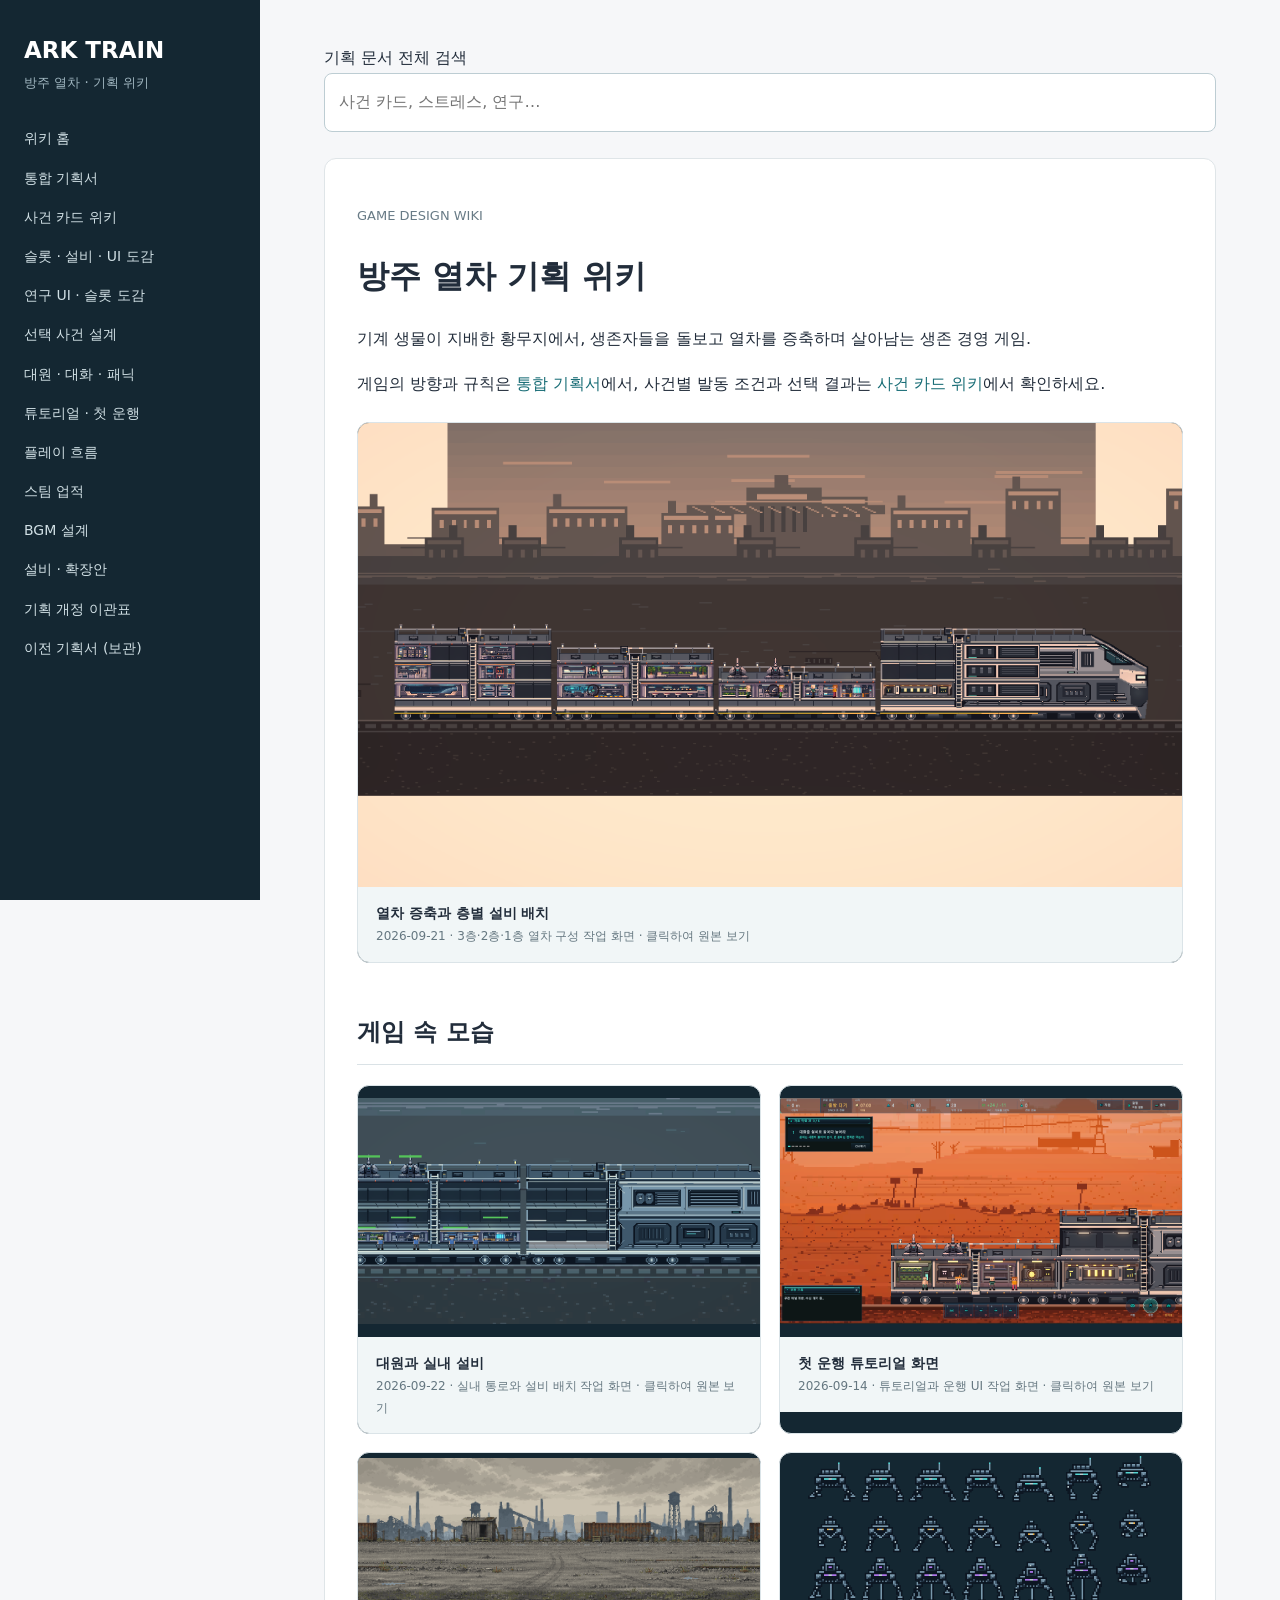
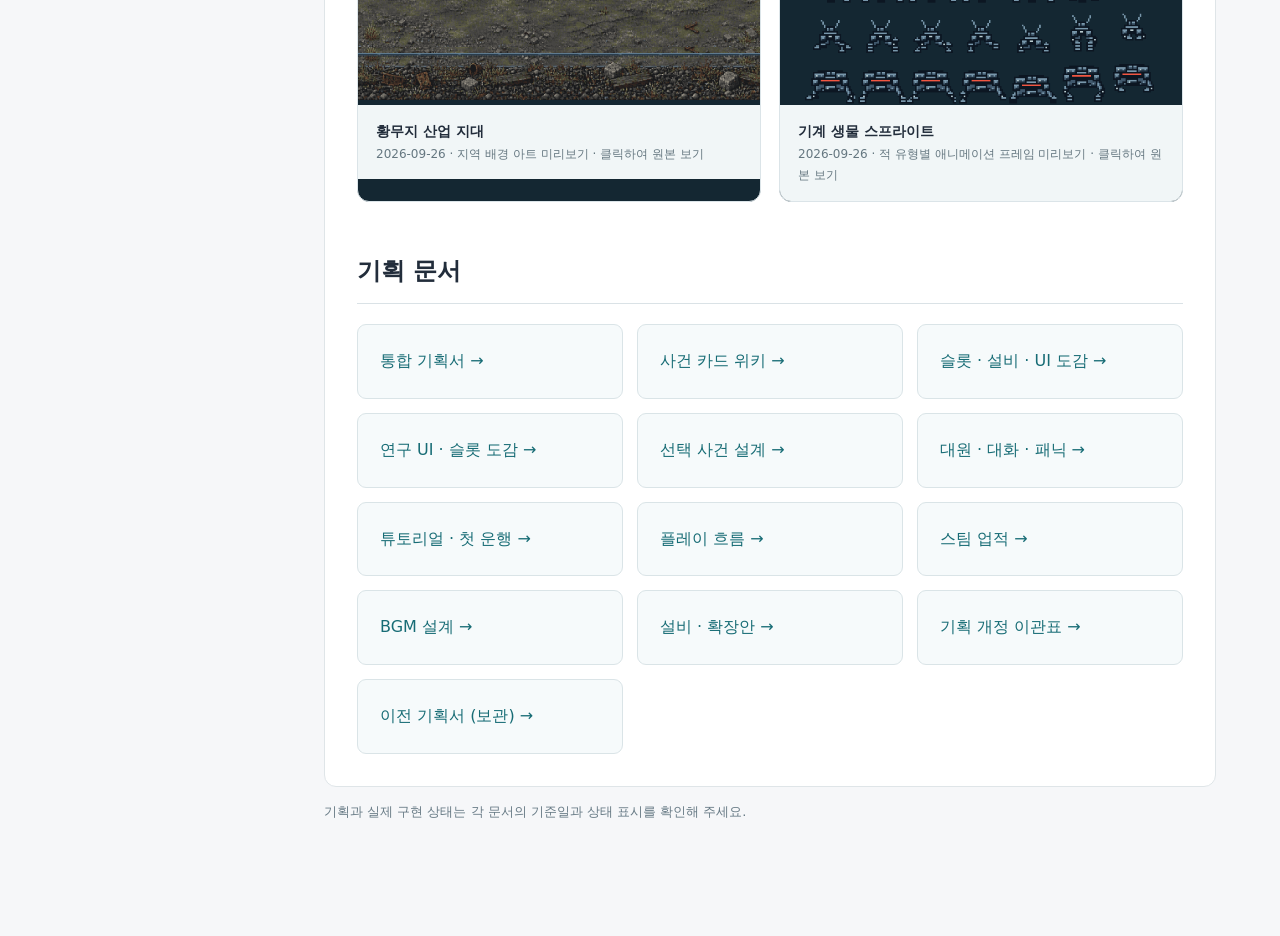
<file: index.html>
<!doctype html><html lang="ko"><head><meta charset="utf-8"><meta name="viewport" content="width=device-width,initial-scale=1"><title>홈 · 방주 열차 기획 위키</title><link rel="stylesheet" href="style.css"><script defer src="search.js"></script></head><body><aside><strong>ARK TRAIN</strong><small>방주 열차 · 기획 위키</small><nav aria-label="문서 메뉴"><a href="index.html">위키 홈</a><a href="design.html">통합 기획서</a><a href="events.html">사건 카드 위키</a><a href="slots.html">슬롯 · 설비 · UI 도감</a><a href="research-atlas.html">연구 UI · 슬롯 도감</a><a href="choices.html">선택 사건 설계</a><a href="crew.html">대원 · 대화 · 패닉</a><a href="tutorial.html">튜토리얼 · 첫 운행</a><a href="flow.html">플레이 흐름</a><a href="achievements.html">스팀 업적</a><a href="music.html">BGM 설계</a><a href="facilities.html">설비 · 확장안</a><a href="migration.html">기획 개정 이관표</a><a href="archive.html">이전 기획서 (보관)</a></nav></aside><main><label for="search">기획 문서 전체 검색</label><input id="search" type="search" placeholder="사건 카드, 스트레스, 연구…" autocomplete="off"><div id="results" aria-live="polite"></div><article><p class="meta">GAME DESIGN WIKI</p><h1>방주 열차 기획 위키</h1><p>기계 생물이 지배한 황무지에서, 생존자들을 돌보고 열차를 증축하며 살아남는 생존 경영 게임.</p><p>게임의 방향과 규칙은 <a href="design.html">통합 기획서</a>에서, 사건별 발동 조건과 선택 결과는 <a href="events.html">사건 카드 위키</a>에서 확인하세요.</p><figure><a href="images/train.png" target="_blank" rel="noopener" aria-label="열차 증축과 층별 설비 배치 원본 보기"><img src="images/train.png" width="2404" height="1352" loading="eager" decoding="async" alt="열차 증축과 층별 설비 배치"></a><figcaption><strong>열차 증축과 층별 설비 배치</strong><span>2026-09-21 · 3층·2층·1층 열차 구성 작업 화면 · 클릭하여 원본 보기</span></figcaption></figure><h2>게임 속 모습</h2><div class="gallery"><figure><a href="images/rooms.png" target="_blank" rel="noopener" aria-label="대원과 실내 설비 원본 보기"><img src="images/rooms.png" width="1202" height="676" loading="lazy" decoding="async" alt="대원과 실내 설비"></a><figcaption><strong>대원과 실내 설비</strong><span>2026-09-22 · 실내 통로와 설비 배치 작업 화면 · 클릭하여 원본 보기</span></figcaption></figure><figure><a href="images/tutorial.png" target="_blank" rel="noopener" aria-label="첫 운행 튜토리얼 화면 원본 보기"><img src="images/tutorial.png" width="1202" height="676" loading="lazy" decoding="async" alt="첫 운행 튜토리얼 화면"></a><figcaption><strong>첫 운행 튜토리얼 화면</strong><span>2026-09-14 · 튜토리얼과 운행 UI 작업 화면 · 클릭하여 원본 보기</span></figcaption></figure><figure><a href="images/wasteland.png" target="_blank" rel="noopener" aria-label="황무지 산업 지대 원본 보기"><img src="images/wasteland.png" width="960" height="576" loading="lazy" decoding="async" alt="황무지 산업 지대"></a><figcaption><strong>황무지 산업 지대</strong><span>2026-09-26 · 지역 배경 아트 미리보기 · 클릭하여 원본 보기</span></figcaption></figure><figure><a href="images/enemies.png" target="_blank" rel="noopener" aria-label="기계 생물 스프라이트 원본 보기"><img src="images/enemies.png" width="896" height="640" loading="lazy" decoding="async" alt="기계 생물 스프라이트"></a><figcaption><strong>기계 생물 스프라이트</strong><span>2026-09-26 · 적 유형별 애니메이션 프레임 미리보기 · 클릭하여 원본 보기</span></figcaption></figure></div><h2>기획 문서</h2><div class="cards"><a href="design.html">통합 기획서 →</a><a href="events.html">사건 카드 위키 →</a><a href="slots.html">슬롯 · 설비 · UI 도감 →</a><a href="research-atlas.html">연구 UI · 슬롯 도감 →</a><a href="choices.html">선택 사건 설계 →</a><a href="crew.html">대원 · 대화 · 패닉 →</a><a href="tutorial.html">튜토리얼 · 첫 운행 →</a><a href="flow.html">플레이 흐름 →</a><a href="achievements.html">스팀 업적 →</a><a href="music.html">BGM 설계 →</a><a href="facilities.html">설비 · 확장안 →</a><a href="migration.html">기획 개정 이관표 →</a><a href="archive.html">이전 기획서 (보관) →</a></div></article><p class="meta">기획과 실제 구현 상태는 각 문서의 기준일과 상태 표시를 확인해 주세요.</p></main></body></html>
</file>
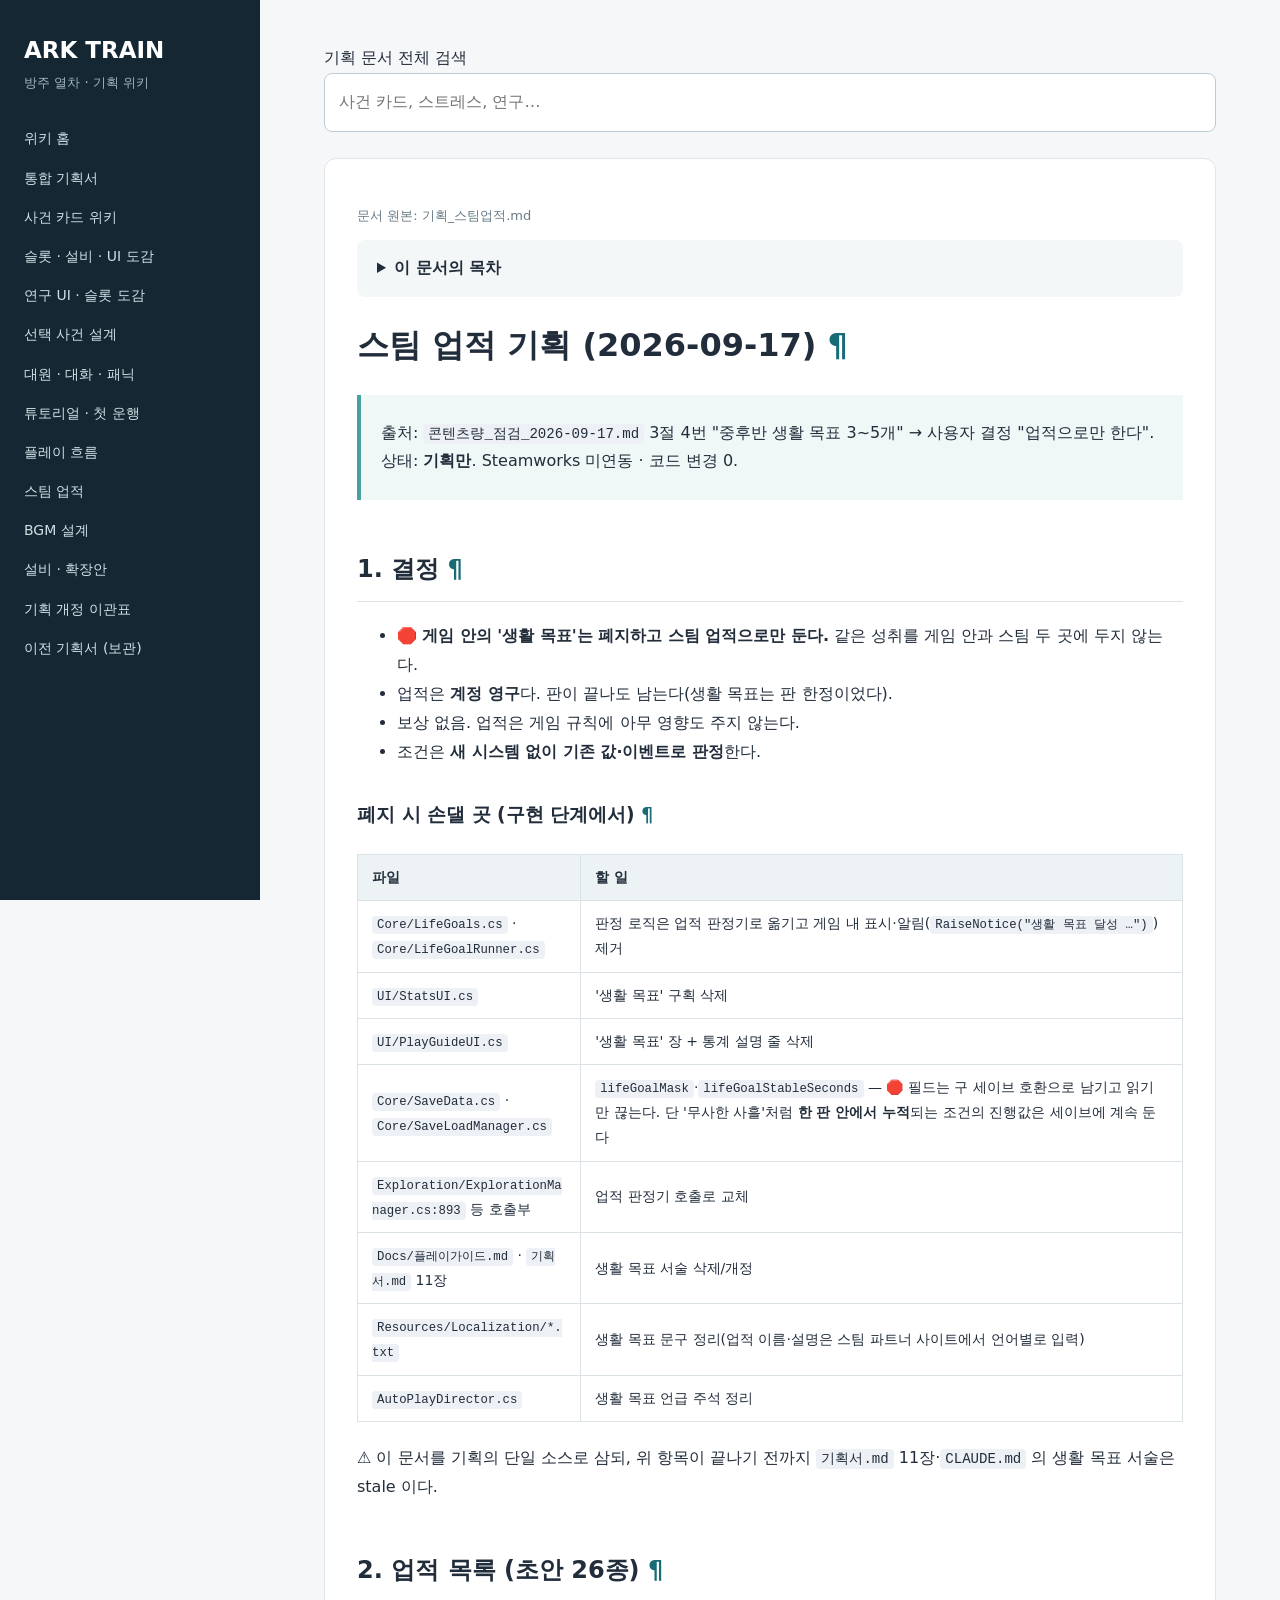
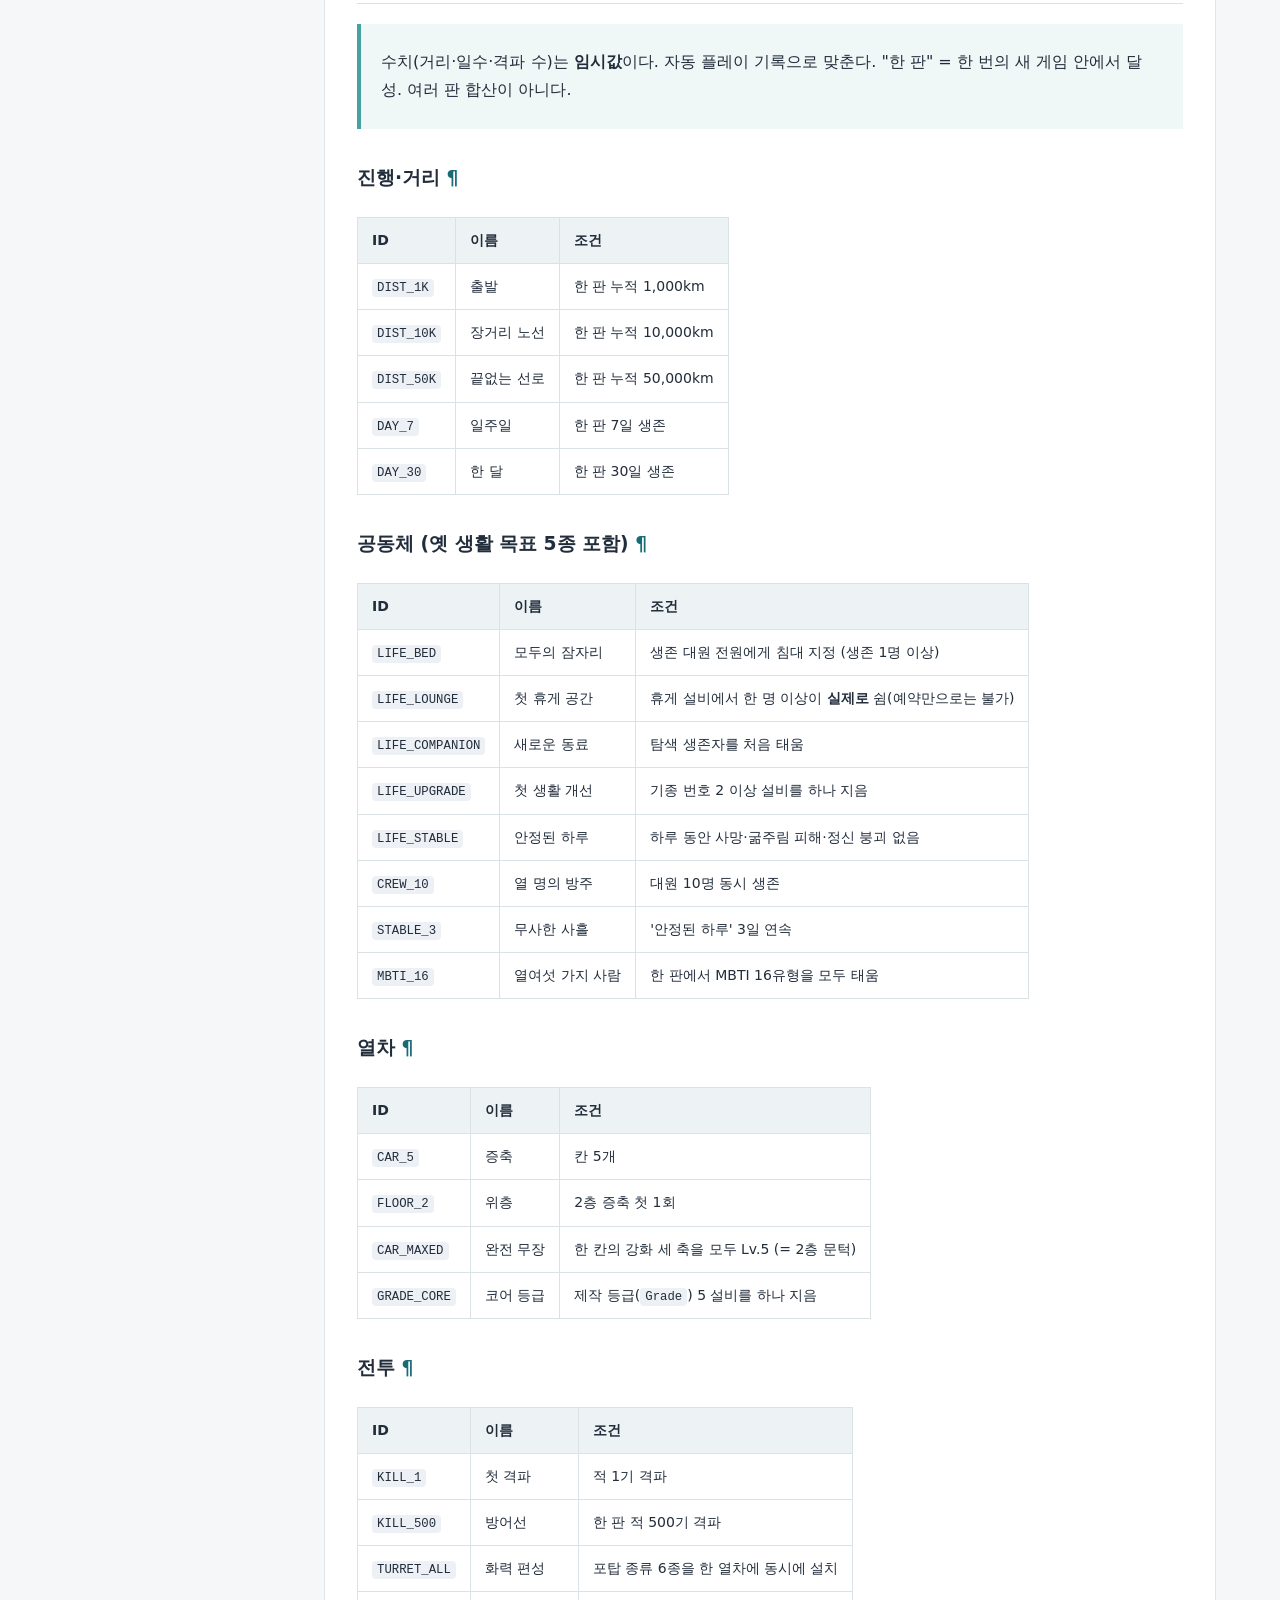
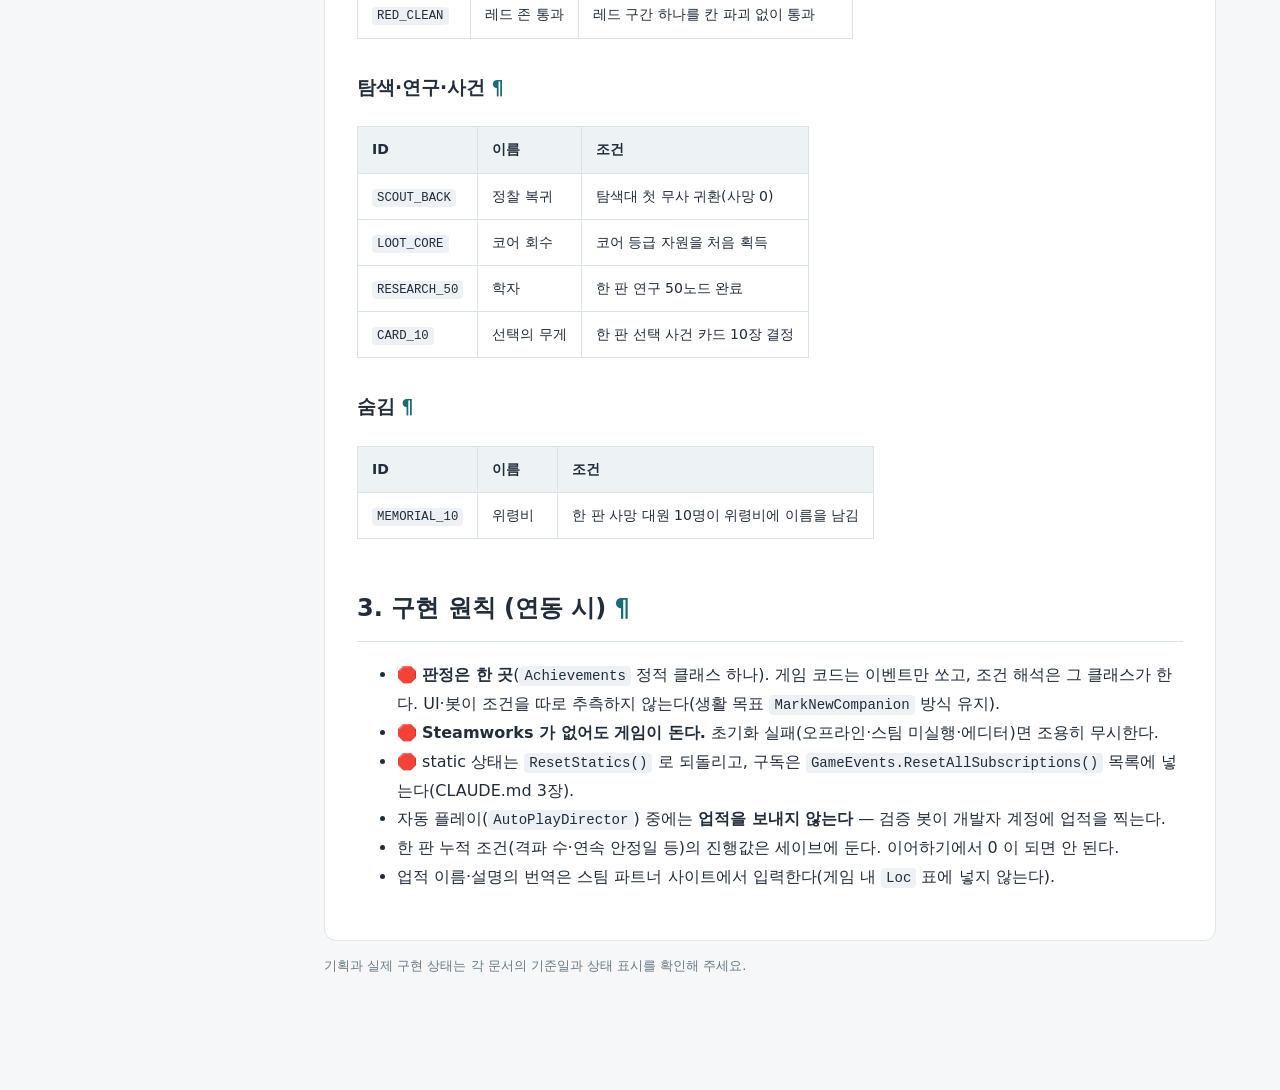
<file: achievements.html>
<!doctype html><html lang="ko"><head><meta charset="utf-8"><meta name="viewport" content="width=device-width,initial-scale=1"><title>스팀 업적 · 방주 열차 기획 위키</title><link rel="stylesheet" href="style.css"><script defer src="search.js"></script></head><body><aside><strong>ARK TRAIN</strong><small>방주 열차 · 기획 위키</small><nav aria-label="문서 메뉴"><a href="index.html">위키 홈</a><a href="design.html">통합 기획서</a><a href="events.html">사건 카드 위키</a><a href="slots.html">슬롯 · 설비 · UI 도감</a><a href="research-atlas.html">연구 UI · 슬롯 도감</a><a href="choices.html">선택 사건 설계</a><a href="crew.html">대원 · 대화 · 패닉</a><a href="tutorial.html">튜토리얼 · 첫 운행</a><a href="flow.html">플레이 흐름</a><a href="achievements.html">스팀 업적</a><a href="music.html">BGM 설계</a><a href="facilities.html">설비 · 확장안</a><a href="migration.html">기획 개정 이관표</a><a href="archive.html">이전 기획서 (보관)</a></nav></aside><main><label for="search">기획 문서 전체 검색</label><input id="search" type="search" placeholder="사건 카드, 스트레스, 연구…" autocomplete="off"><div id="results" aria-live="polite"></div><article><p class="meta">문서 원본: 기획_스팀업적.md</p><details><summary>이 문서의 목차</summary><div class="toc">
<ul>
<li><a href="#2026-09-17">스팀 업적 기획 (2026-09-17)</a><ul>
<li><a href="#1">1. 결정</a><ul>
<li><a href="#_1">폐지 시 손댈 곳 (구현 단계에서)</a></li>
</ul>
</li>
<li><a href="#2-26">2. 업적 목록 (초안 26종)</a><ul>
<li><a href="#_2">진행·거리</a></li>
<li><a href="#5">공동체 (옛 생활 목표 5종 포함)</a></li>
<li><a href="#_3">열차</a></li>
<li><a href="#_4">전투</a></li>
<li><a href="#_5">탐색·연구·사건</a></li>
<li><a href="#_6">숨김</a></li>
</ul>
</li>
<li><a href="#3">3. 구현 원칙 (연동 시)</a></li>
</ul>
</li>
</ul>
</div>
</details><h1 id="2026-09-17">스팀 업적 기획 (2026-09-17)<a class="headerlink" href="#2026-09-17" title="Permanent link"> ¶</a></h1>
<blockquote>
<p>출처: <code>콘텐츠량_점검_2026-09-17.md</code> 3절 4번 "중후반 생활 목표 3~5개" → 사용자 결정 "업적으로만 한다".
상태: <strong>기획만</strong>. Steamworks 미연동 · 코드 변경 0.</p>
</blockquote>
<h2 id="1">1. 결정<a class="headerlink" href="#1" title="Permanent link"> ¶</a></h2>
<ul>
<li>🛑 <strong>게임 안의 '생활 목표'는 폐지하고 스팀 업적으로만 둔다.</strong>
  같은 성취를 게임 안과 스팀 두 곳에 두지 않는다.</li>
<li>업적은 <strong>계정 영구</strong>다. 판이 끝나도 남는다(생활 목표는 판 한정이었다).</li>
<li>보상 없음. 업적은 게임 규칙에 아무 영향도 주지 않는다.</li>
<li>조건은 <strong>새 시스템 없이 기존 값·이벤트로 판정</strong>한다.</li>
</ul>
<h3 id="_1">폐지 시 손댈 곳 (구현 단계에서)<a class="headerlink" href="#_1" title="Permanent link"> ¶</a></h3>
<table>
<thead>
<tr>
<th>파일</th>
<th>할 일</th>
</tr>
</thead>
<tbody>
<tr>
<td><code>Core/LifeGoals.cs</code> · <code>Core/LifeGoalRunner.cs</code></td>
<td>판정 로직은 업적 판정기로 옮기고 게임 내 표시·알림(<code>RaiseNotice("생활 목표 달성 …")</code>) 제거</td>
</tr>
<tr>
<td><code>UI/StatsUI.cs</code></td>
<td>'생활 목표' 구획 삭제</td>
</tr>
<tr>
<td><code>UI/PlayGuideUI.cs</code></td>
<td>'생활 목표' 장 + 통계 설명 줄 삭제</td>
</tr>
<tr>
<td><code>Core/SaveData.cs</code> · <code>Core/SaveLoadManager.cs</code></td>
<td><code>lifeGoalMask</code>·<code>lifeGoalStableSeconds</code> — 🛑 필드는 구 세이브 호환으로 남기고 읽기만 끊는다. 단 '무사한 사흘'처럼 <strong>한 판 안에서 누적</strong>되는 조건의 진행값은 세이브에 계속 둔다</td>
</tr>
<tr>
<td><code>Exploration/ExplorationManager.cs:893</code> 등 호출부</td>
<td>업적 판정기 호출로 교체</td>
</tr>
<tr>
<td><code>Docs/플레이가이드.md</code> · <code>기획서.md</code> 11장</td>
<td>생활 목표 서술 삭제/개정</td>
</tr>
<tr>
<td><code>Resources/Localization/*.txt</code></td>
<td>생활 목표 문구 정리(업적 이름·설명은 스팀 파트너 사이트에서 언어별로 입력)</td>
</tr>
<tr>
<td><code>AutoPlayDirector.cs</code></td>
<td>생활 목표 언급 주석 정리</td>
</tr>
</tbody>
</table>
<p>⚠️ 이 문서를 기획의 단일 소스로 삼되, 위 항목이 끝나기 전까지 <code>기획서.md</code> 11장·<code>CLAUDE.md</code> 의 생활 목표 서술은 stale 이다.</p>
<h2 id="2-26">2. 업적 목록 (초안 26종)<a class="headerlink" href="#2-26" title="Permanent link"> ¶</a></h2>
<blockquote>
<p>수치(거리·일수·격파 수)는 <strong>임시값</strong>이다. 자동 플레이 기록으로 맞춘다.
"한 판" = 한 번의 새 게임 안에서 달성. 여러 판 합산이 아니다.</p>
</blockquote>
<h3 id="_2">진행·거리<a class="headerlink" href="#_2" title="Permanent link"> ¶</a></h3>
<table>
<thead>
<tr>
<th>ID</th>
<th>이름</th>
<th>조건</th>
</tr>
</thead>
<tbody>
<tr>
<td><code>DIST_1K</code></td>
<td>출발</td>
<td>한 판 누적 1,000km</td>
</tr>
<tr>
<td><code>DIST_10K</code></td>
<td>장거리 노선</td>
<td>한 판 누적 10,000km</td>
</tr>
<tr>
<td><code>DIST_50K</code></td>
<td>끝없는 선로</td>
<td>한 판 누적 50,000km</td>
</tr>
<tr>
<td><code>DAY_7</code></td>
<td>일주일</td>
<td>한 판 7일 생존</td>
</tr>
<tr>
<td><code>DAY_30</code></td>
<td>한 달</td>
<td>한 판 30일 생존</td>
</tr>
</tbody>
</table>
<h3 id="5">공동체 (옛 생활 목표 5종 포함)<a class="headerlink" href="#5" title="Permanent link"> ¶</a></h3>
<table>
<thead>
<tr>
<th>ID</th>
<th>이름</th>
<th>조건</th>
</tr>
</thead>
<tbody>
<tr>
<td><code>LIFE_BED</code></td>
<td>모두의 잠자리</td>
<td>생존 대원 전원에게 침대 지정 (생존 1명 이상)</td>
</tr>
<tr>
<td><code>LIFE_LOUNGE</code></td>
<td>첫 휴게 공간</td>
<td>휴게 설비에서 한 명 이상이 <strong>실제로</strong> 쉼(예약만으로는 불가)</td>
</tr>
<tr>
<td><code>LIFE_COMPANION</code></td>
<td>새로운 동료</td>
<td>탐색 생존자를 처음 태움</td>
</tr>
<tr>
<td><code>LIFE_UPGRADE</code></td>
<td>첫 생활 개선</td>
<td>기종 번호 2 이상 설비를 하나 지음</td>
</tr>
<tr>
<td><code>LIFE_STABLE</code></td>
<td>안정된 하루</td>
<td>하루 동안 사망·굶주림 피해·정신 붕괴 없음</td>
</tr>
<tr>
<td><code>CREW_10</code></td>
<td>열 명의 방주</td>
<td>대원 10명 동시 생존</td>
</tr>
<tr>
<td><code>STABLE_3</code></td>
<td>무사한 사흘</td>
<td>'안정된 하루' 3일 연속</td>
</tr>
<tr>
<td><code>MBTI_16</code></td>
<td>열여섯 가지 사람</td>
<td>한 판에서 MBTI 16유형을 모두 태움</td>
</tr>
</tbody>
</table>
<h3 id="_3">열차<a class="headerlink" href="#_3" title="Permanent link"> ¶</a></h3>
<table>
<thead>
<tr>
<th>ID</th>
<th>이름</th>
<th>조건</th>
</tr>
</thead>
<tbody>
<tr>
<td><code>CAR_5</code></td>
<td>증축</td>
<td>칸 5개</td>
</tr>
<tr>
<td><code>FLOOR_2</code></td>
<td>위층</td>
<td>2층 증축 첫 1회</td>
</tr>
<tr>
<td><code>CAR_MAXED</code></td>
<td>완전 무장</td>
<td>한 칸의 강화 세 축을 모두 Lv.5 (= 2층 문턱)</td>
</tr>
<tr>
<td><code>GRADE_CORE</code></td>
<td>코어 등급</td>
<td>제작 등급(<code>Grade</code>) 5 설비를 하나 지음</td>
</tr>
</tbody>
</table>
<h3 id="_4">전투<a class="headerlink" href="#_4" title="Permanent link"> ¶</a></h3>
<table>
<thead>
<tr>
<th>ID</th>
<th>이름</th>
<th>조건</th>
</tr>
</thead>
<tbody>
<tr>
<td><code>KILL_1</code></td>
<td>첫 격파</td>
<td>적 1기 격파</td>
</tr>
<tr>
<td><code>KILL_500</code></td>
<td>방어선</td>
<td>한 판 적 500기 격파</td>
</tr>
<tr>
<td><code>TURRET_ALL</code></td>
<td>화력 편성</td>
<td>포탑 종류 6종을 한 열차에 동시에 설치</td>
</tr>
<tr>
<td><code>RED_CLEAN</code></td>
<td>레드 존 통과</td>
<td>레드 구간 하나를 칸 파괴 없이 통과</td>
</tr>
</tbody>
</table>
<h3 id="_5">탐색·연구·사건<a class="headerlink" href="#_5" title="Permanent link"> ¶</a></h3>
<table>
<thead>
<tr>
<th>ID</th>
<th>이름</th>
<th>조건</th>
</tr>
</thead>
<tbody>
<tr>
<td><code>SCOUT_BACK</code></td>
<td>정찰 복귀</td>
<td>탐색대 첫 무사 귀환(사망 0)</td>
</tr>
<tr>
<td><code>LOOT_CORE</code></td>
<td>코어 회수</td>
<td>코어 등급 자원을 처음 획득</td>
</tr>
<tr>
<td><code>RESEARCH_50</code></td>
<td>학자</td>
<td>한 판 연구 50노드 완료</td>
</tr>
<tr>
<td><code>CARD_10</code></td>
<td>선택의 무게</td>
<td>한 판 선택 사건 카드 10장 결정</td>
</tr>
</tbody>
</table>
<h3 id="_6">숨김<a class="headerlink" href="#_6" title="Permanent link"> ¶</a></h3>
<table>
<thead>
<tr>
<th>ID</th>
<th>이름</th>
<th>조건</th>
</tr>
</thead>
<tbody>
<tr>
<td><code>MEMORIAL_10</code></td>
<td>위령비</td>
<td>한 판 사망 대원 10명이 위령비에 이름을 남김</td>
</tr>
</tbody>
</table>
<h2 id="3">3. 구현 원칙 (연동 시)<a class="headerlink" href="#3" title="Permanent link"> ¶</a></h2>
<ul>
<li>🛑 <strong>판정은 한 곳</strong>(<code>Achievements</code> 정적 클래스 하나). 게임 코드는 이벤트만 쏘고, 조건 해석은 그 클래스가 한다.
  UI·봇이 조건을 따로 추측하지 않는다(생활 목표 <code>MarkNewCompanion</code> 방식 유지).</li>
<li>🛑 <strong>Steamworks 가 없어도 게임이 돈다.</strong> 초기화 실패(오프라인·스팀 미실행·에디터)면 조용히 무시한다.</li>
<li>🛑 static 상태는 <code>ResetStatics()</code> 로 되돌리고, 구독은 <code>GameEvents.ResetAllSubscriptions()</code> 목록에 넣는다(CLAUDE.md 3장).</li>
<li>자동 플레이(<code>AutoPlayDirector</code>) 중에는 <strong>업적을 보내지 않는다</strong> — 검증 봇이 개발자 계정에 업적을 찍는다.</li>
<li>한 판 누적 조건(격파 수·연속 안정일 등)의 진행값은 세이브에 둔다. 이어하기에서 0 이 되면 안 된다.</li>
<li>업적 이름·설명의 번역은 스팀 파트너 사이트에서 입력한다(게임 내 <code>Loc</code> 표에 넣지 않는다).</li>
</ul></article><p class="meta">기획과 실제 구현 상태는 각 문서의 기준일과 상태 표시를 확인해 주세요.</p></main></body></html>
</file>
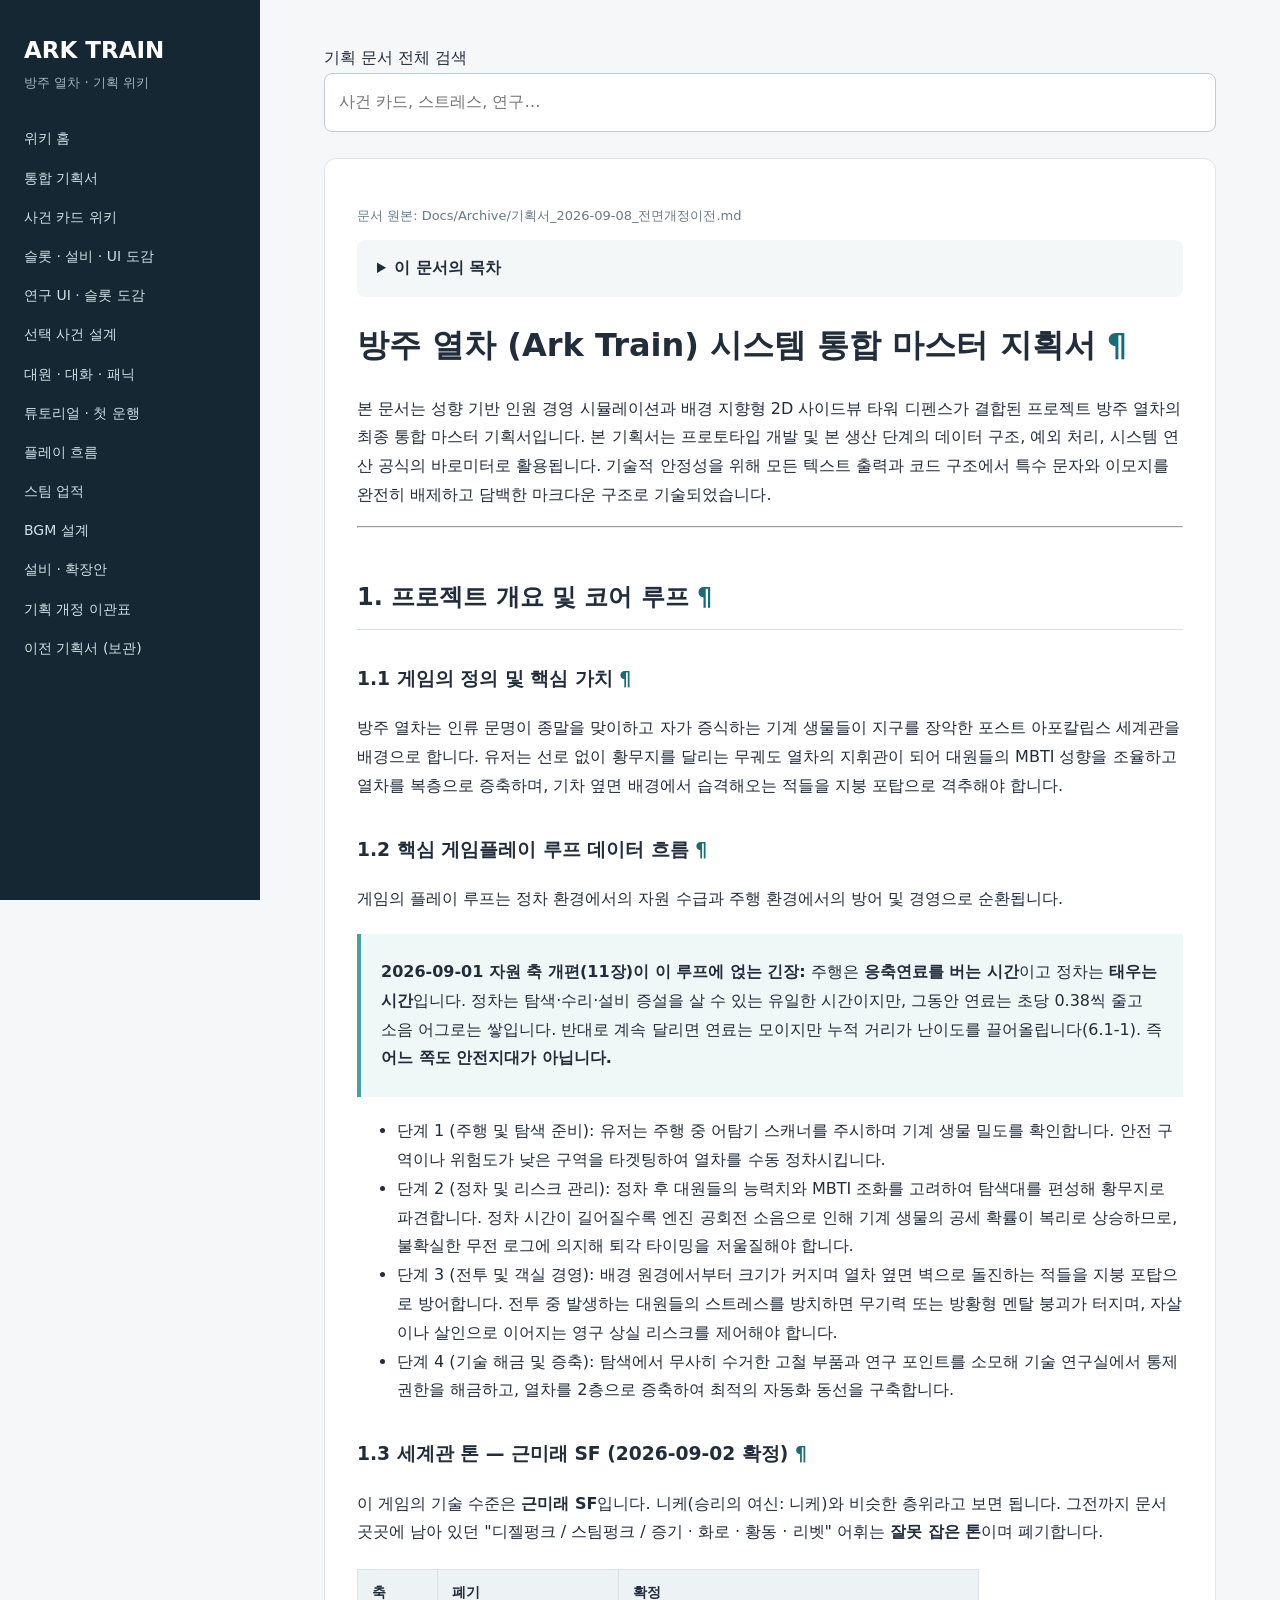
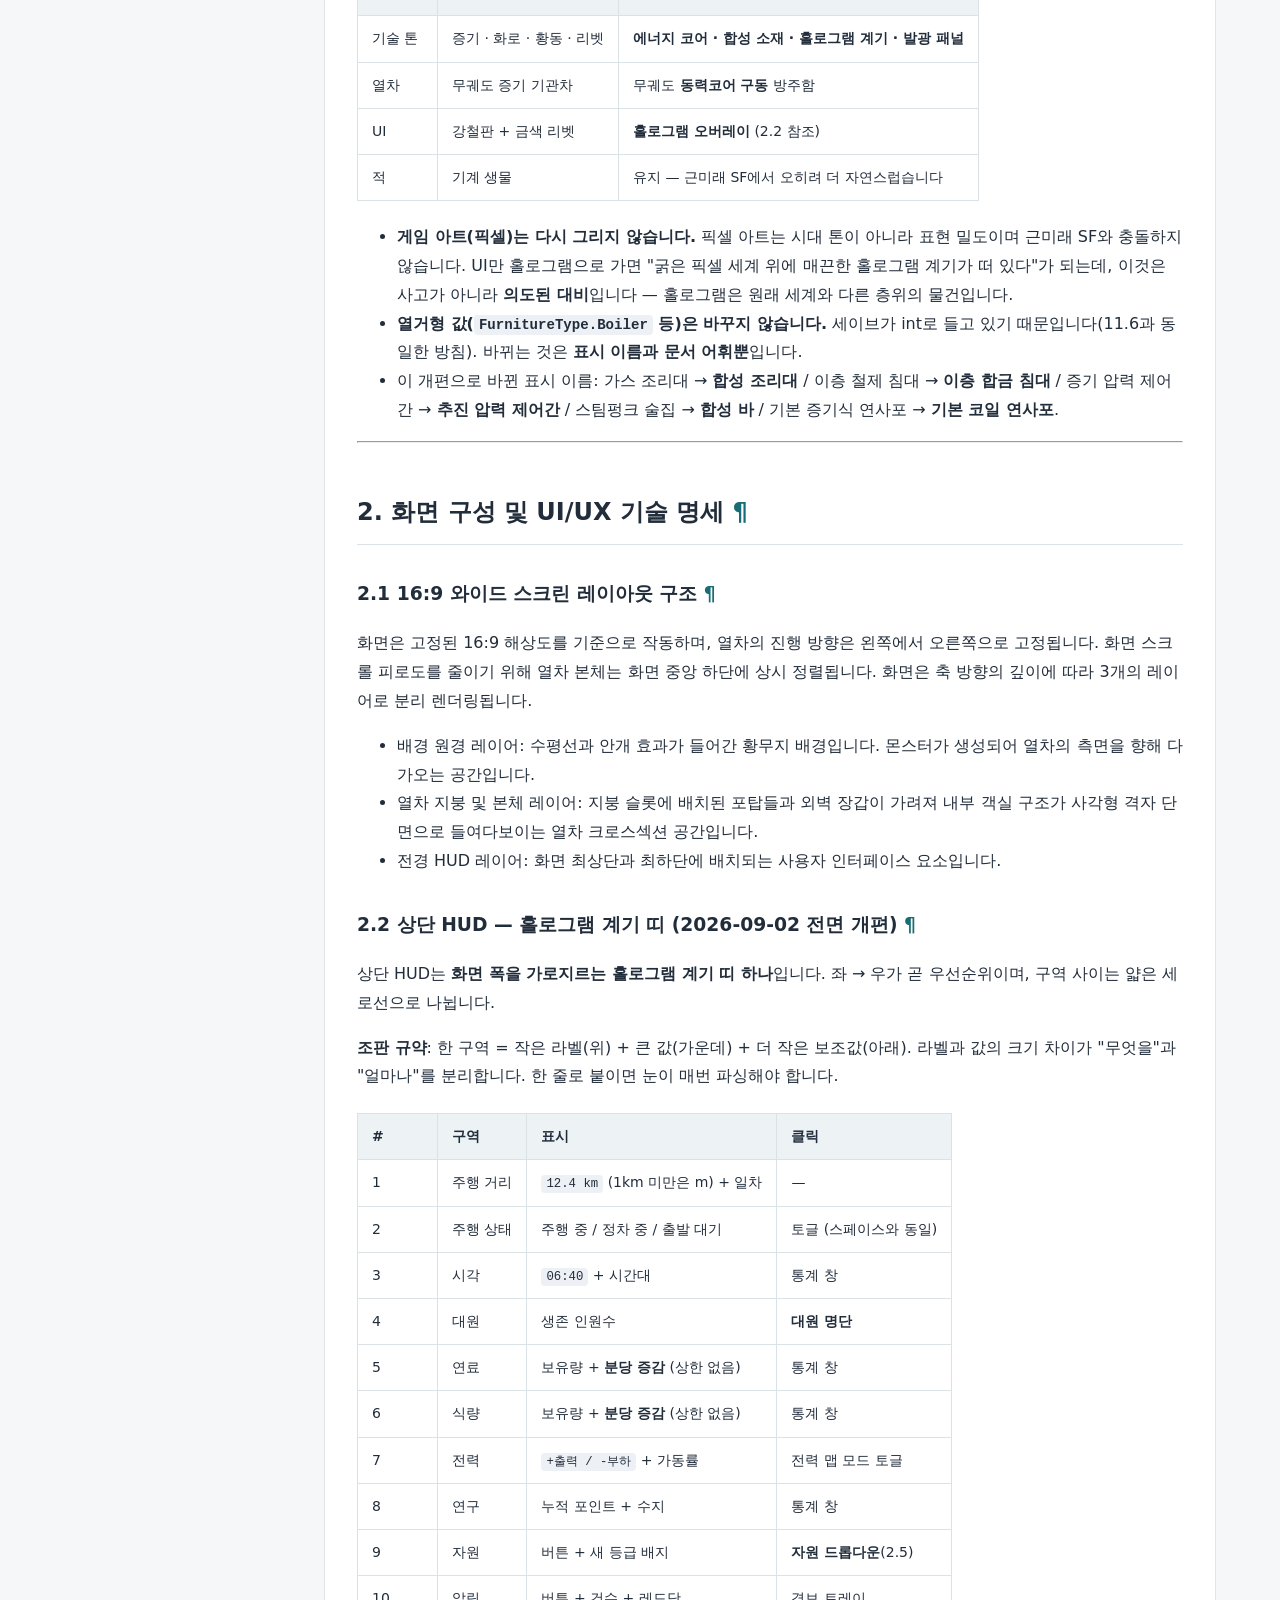
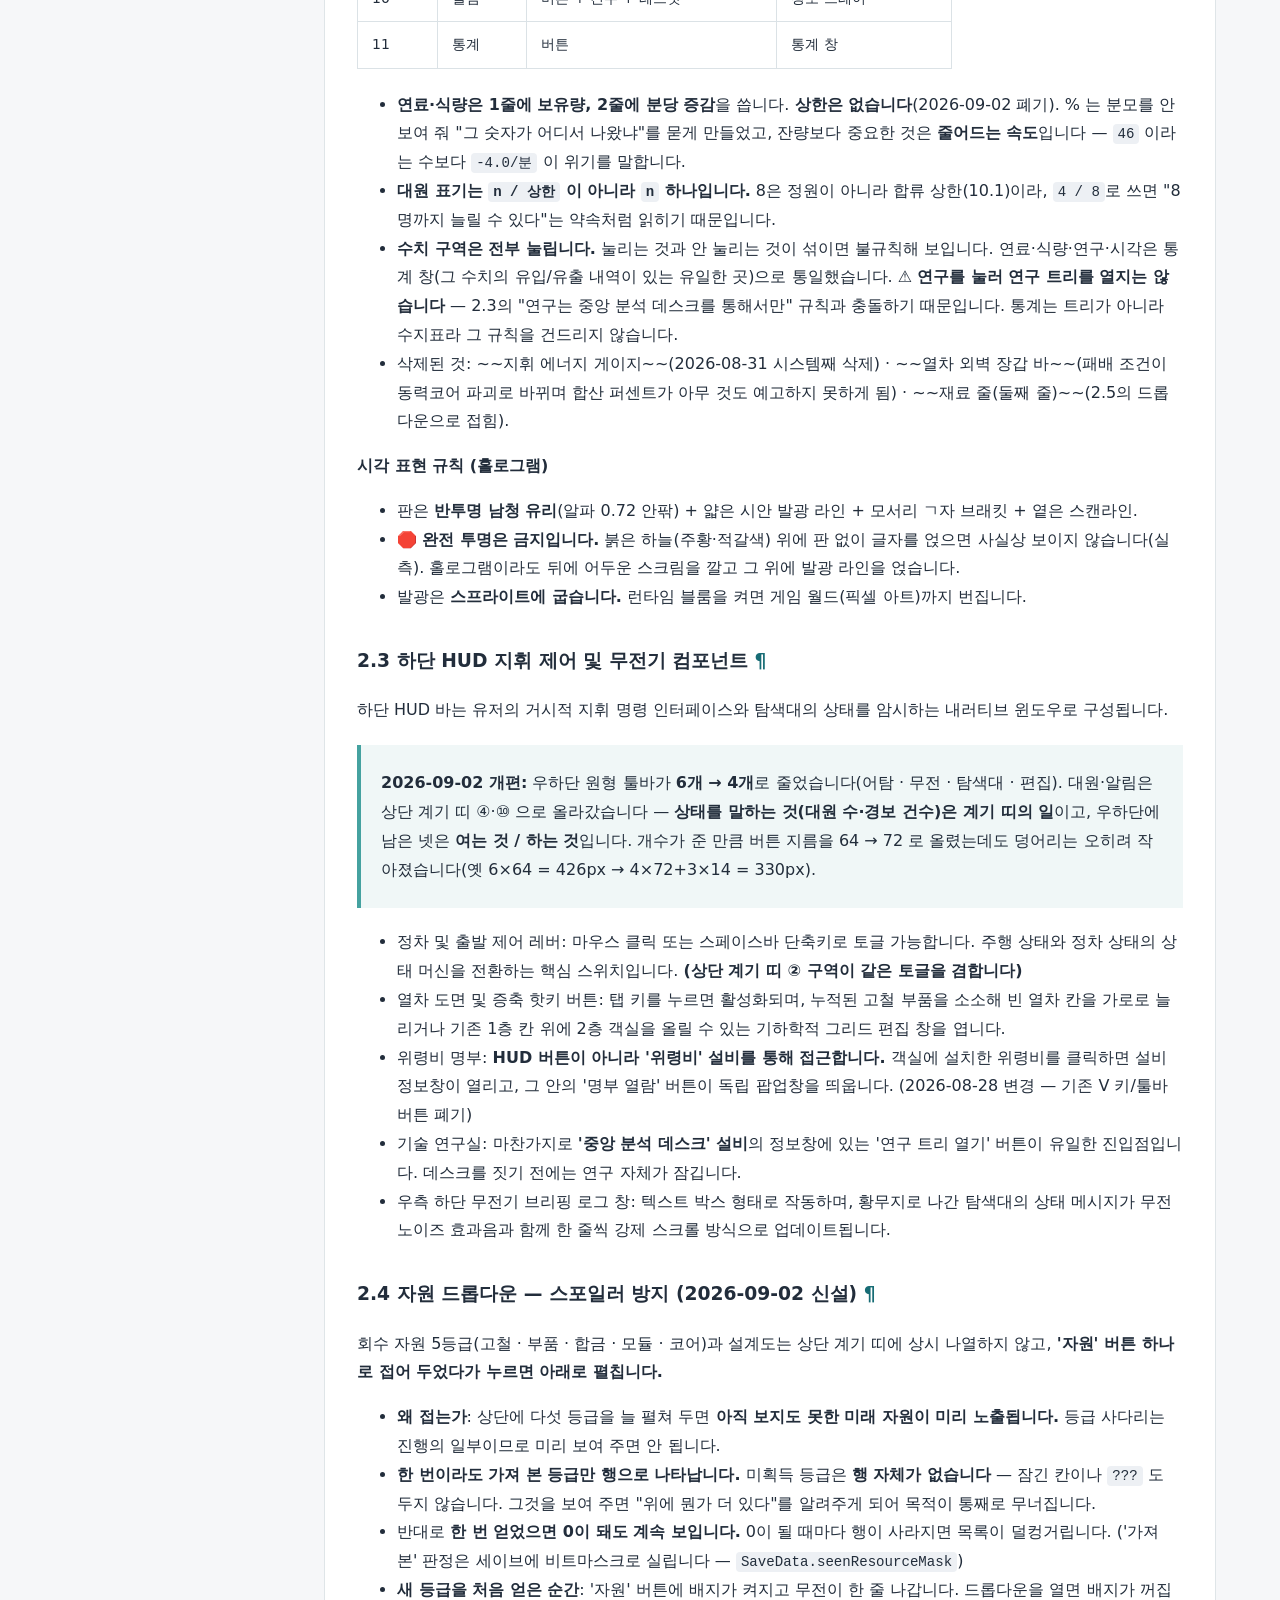
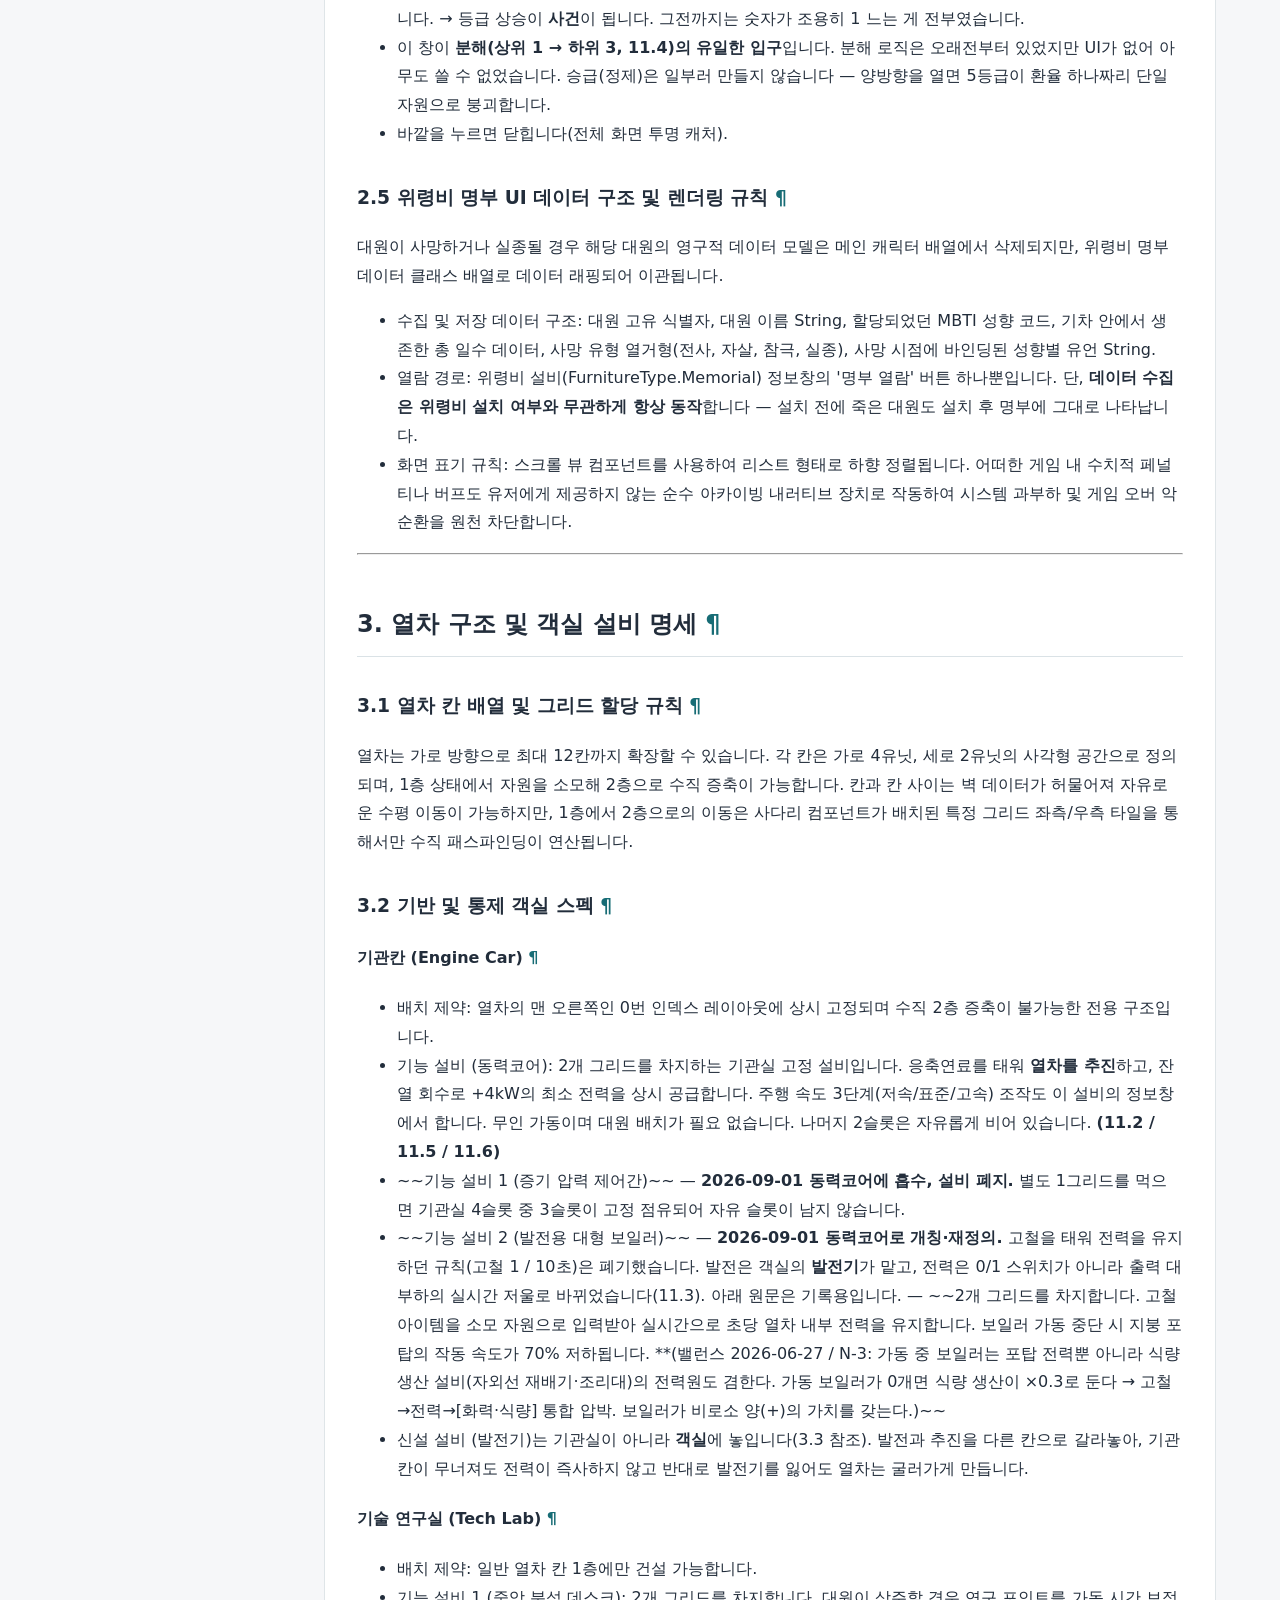
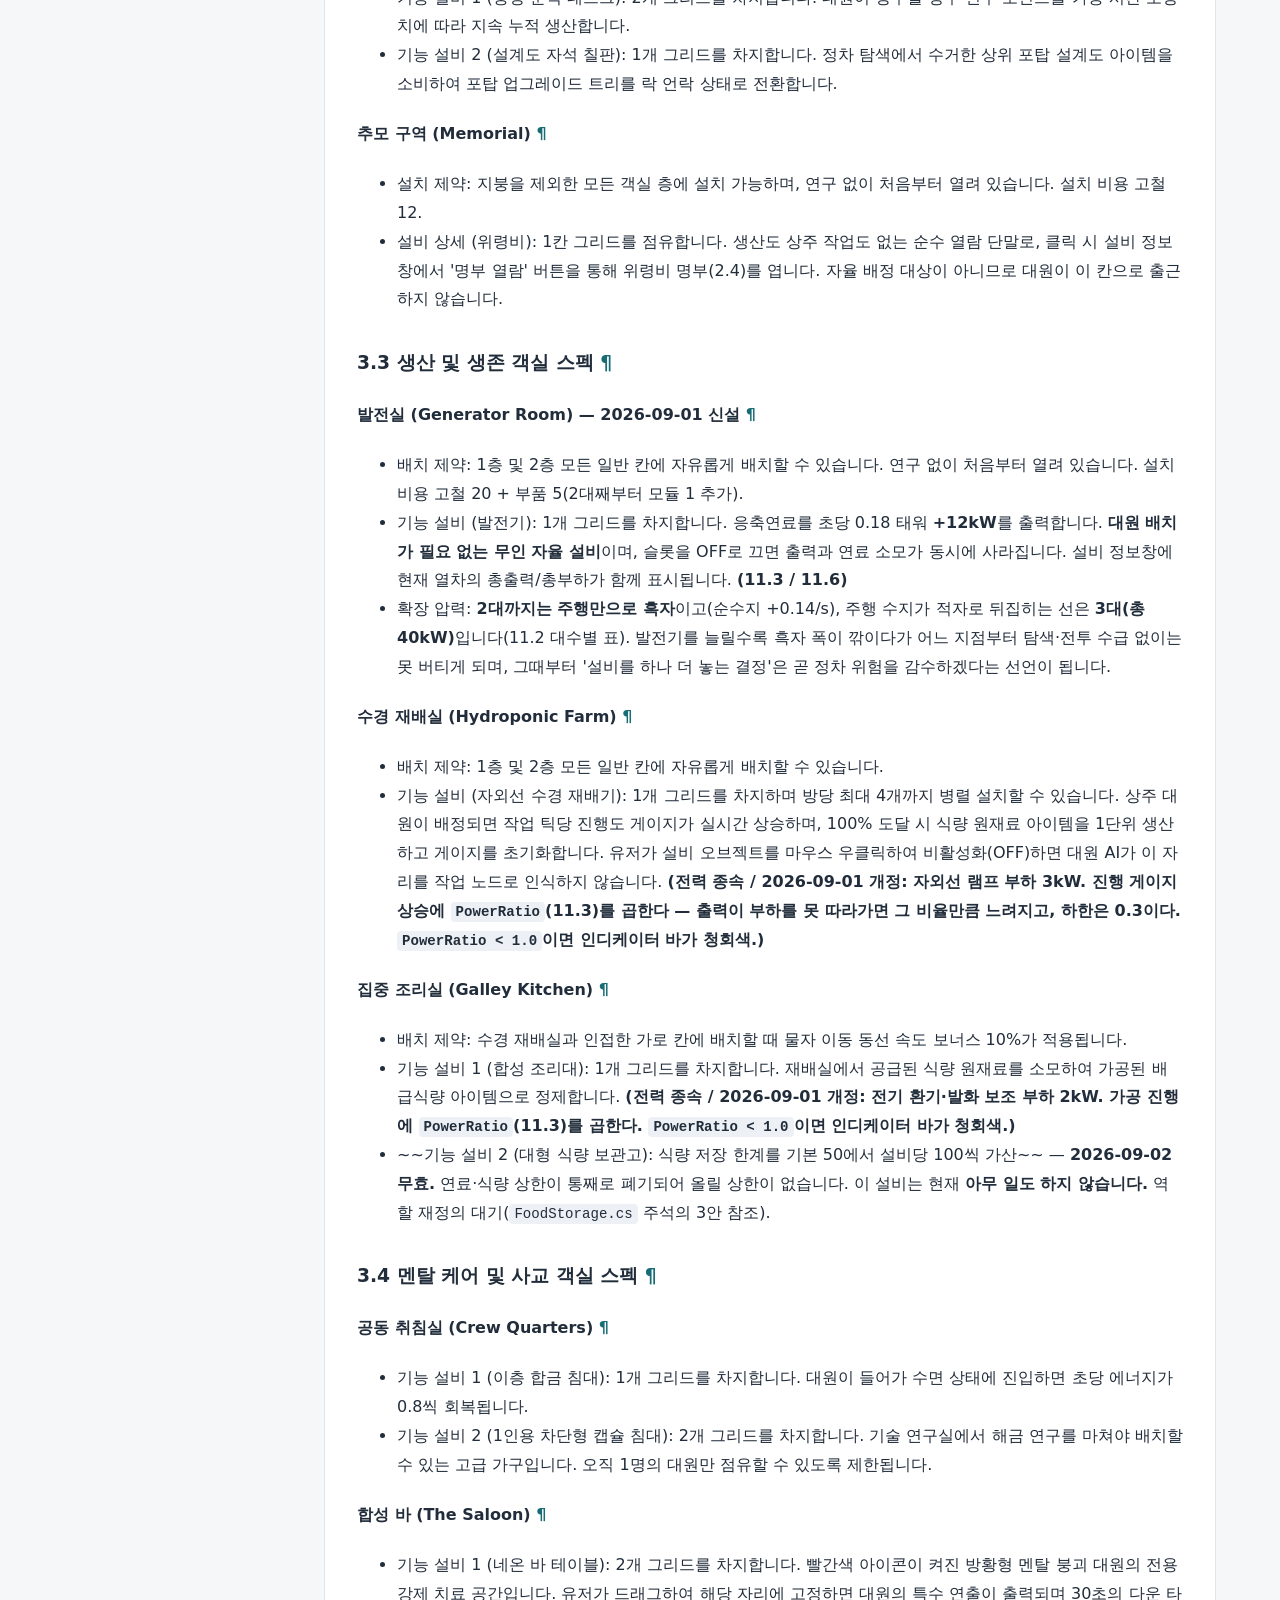
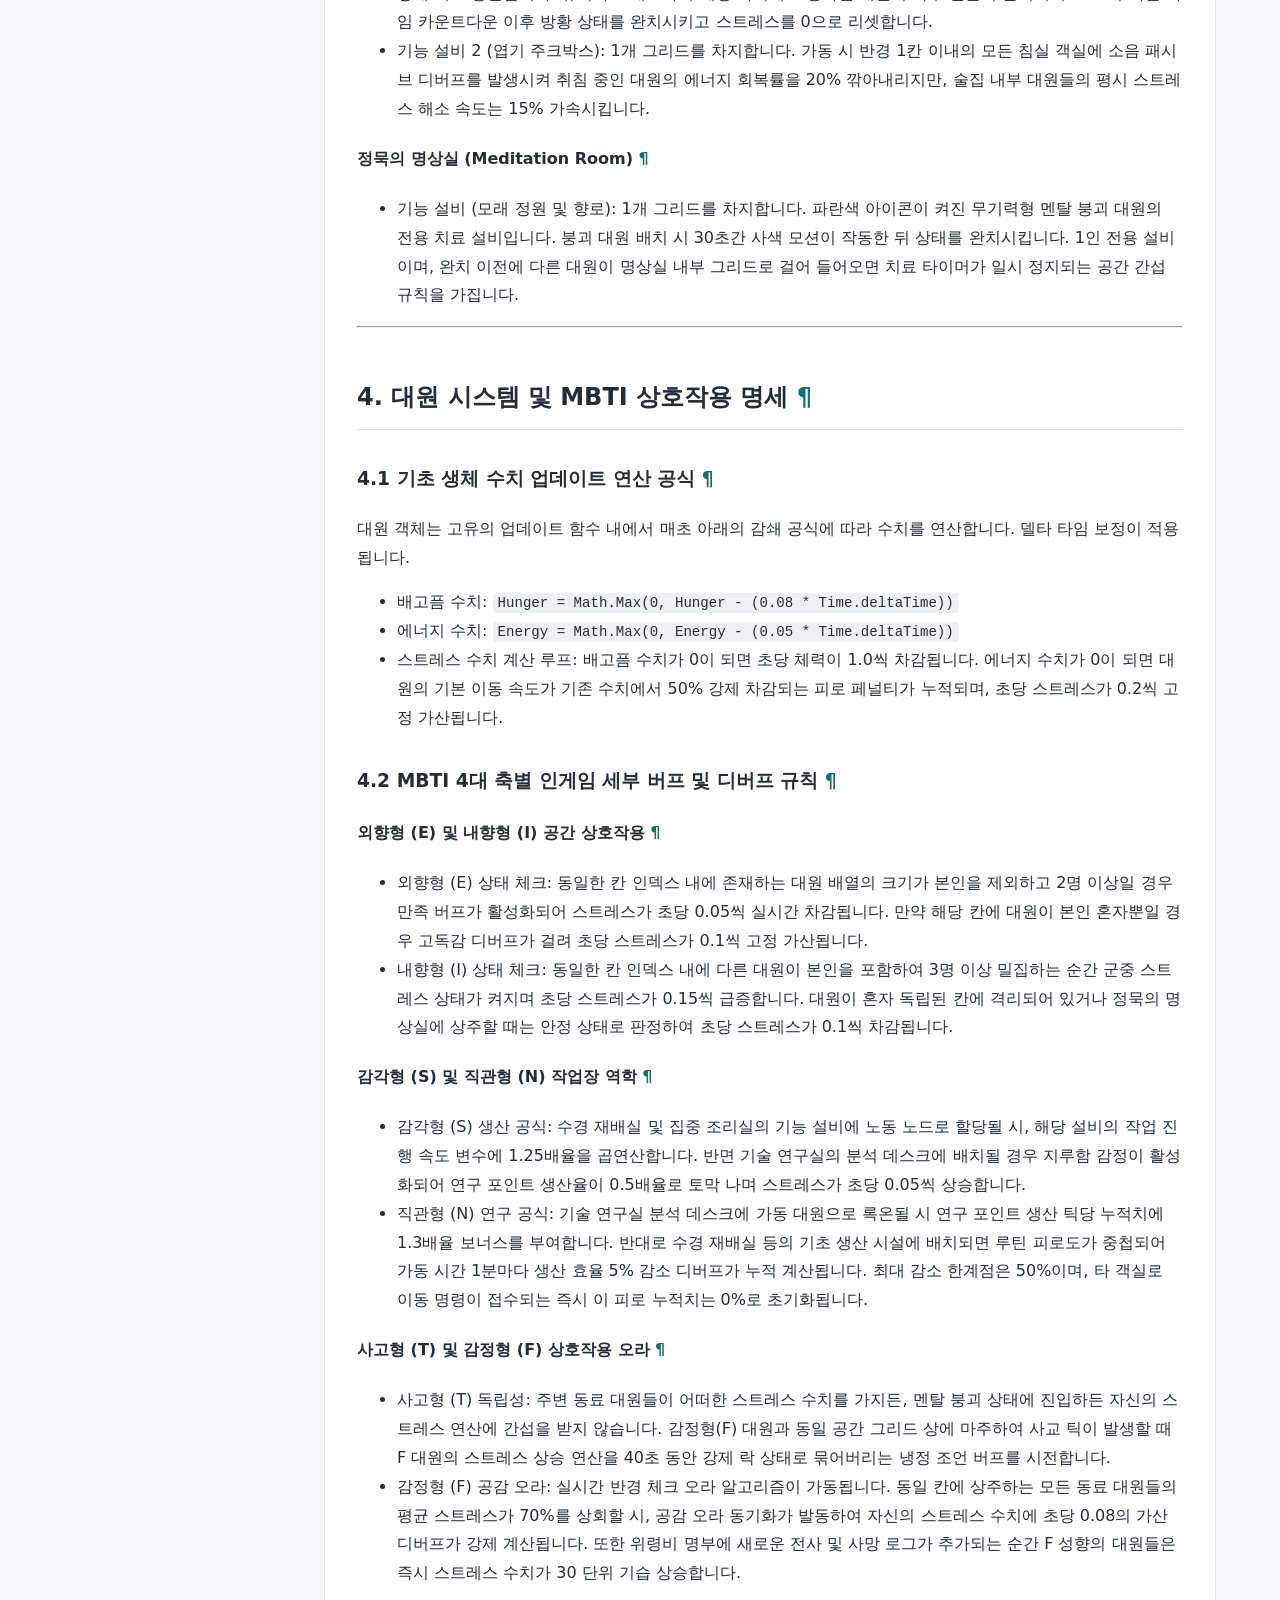
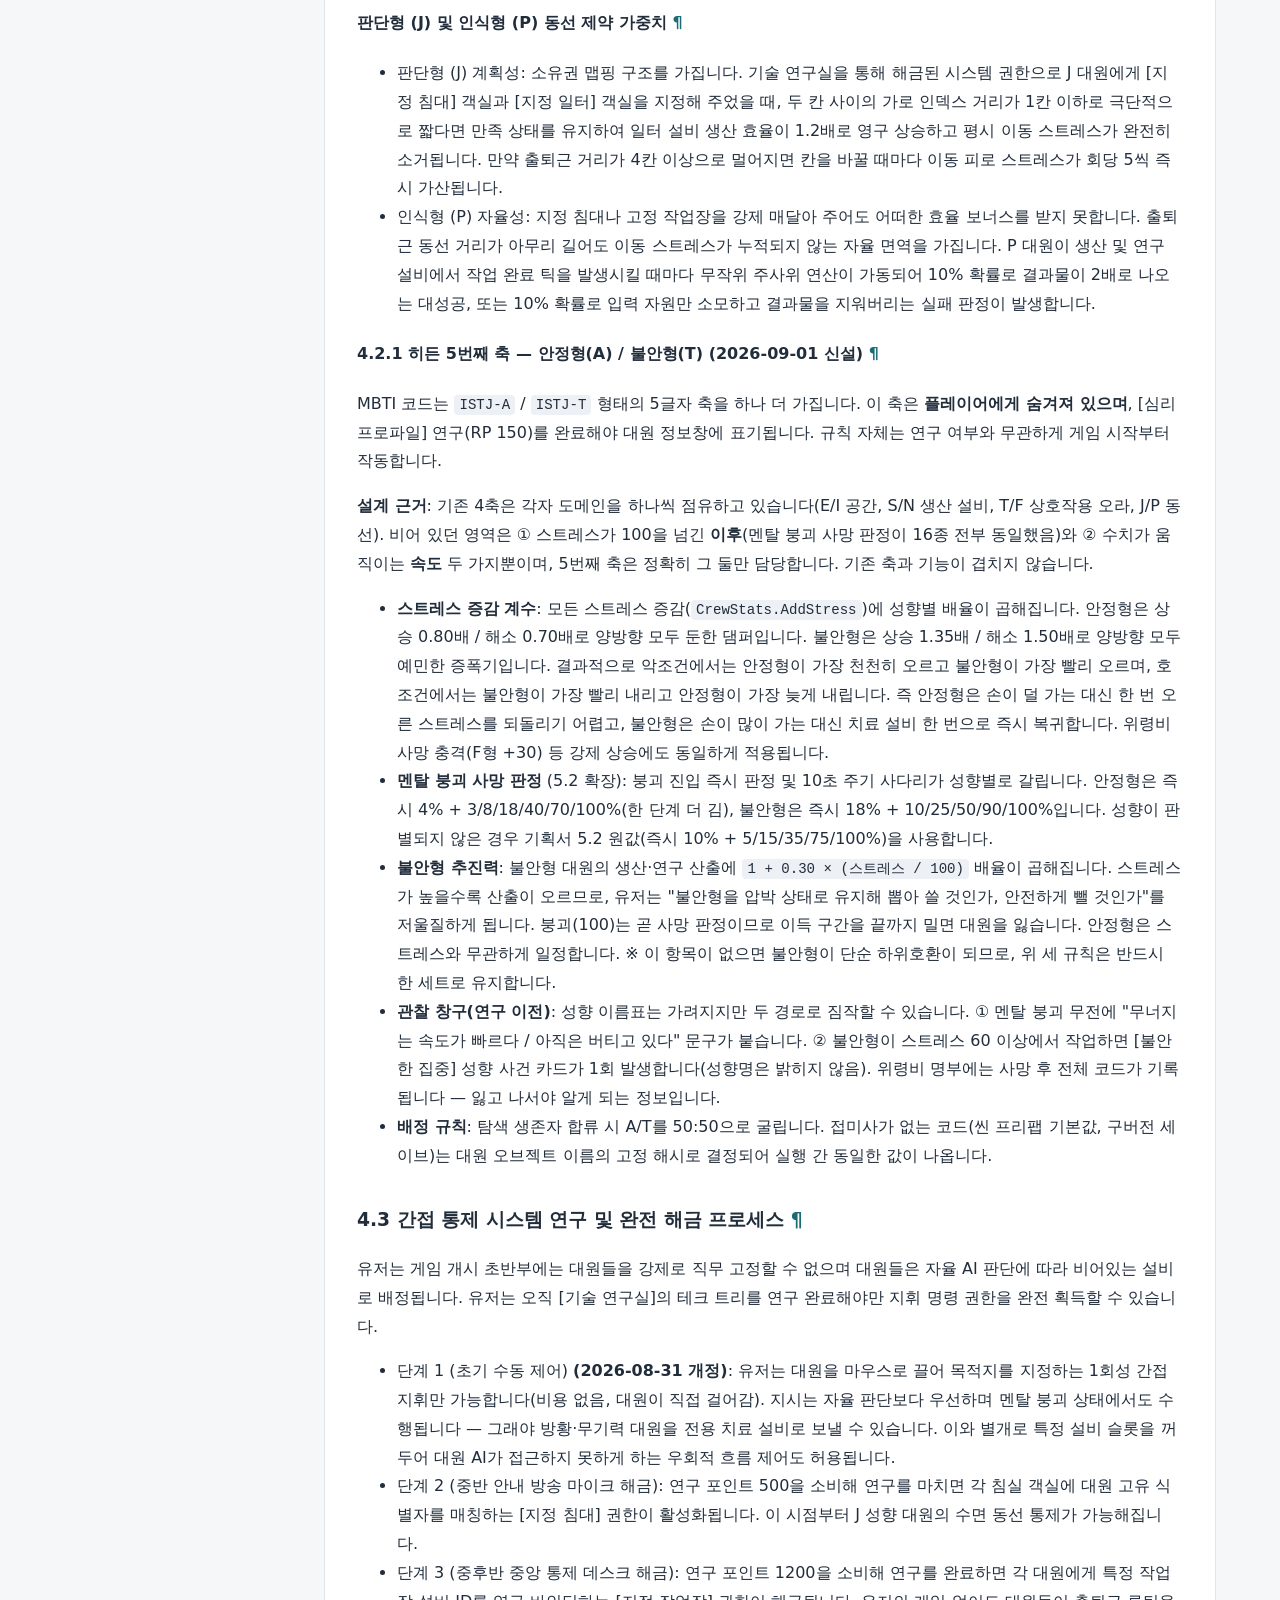
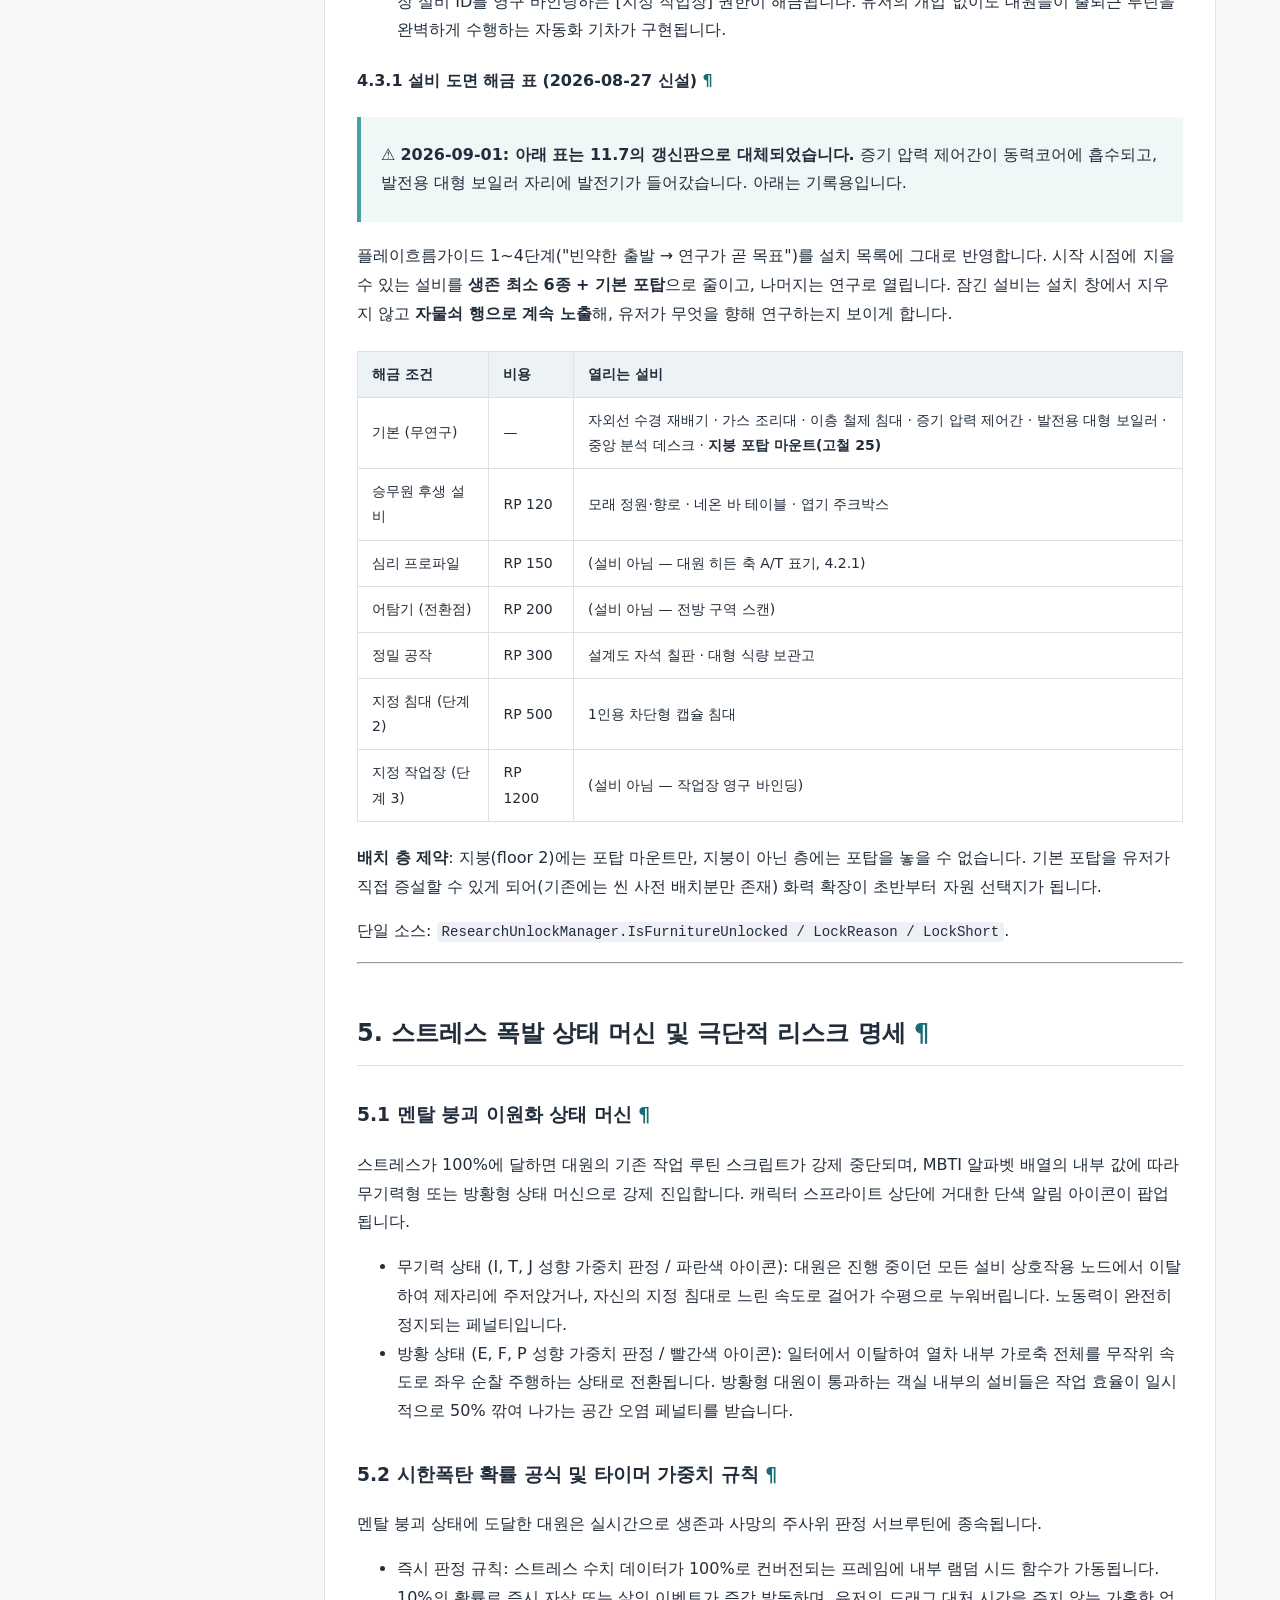
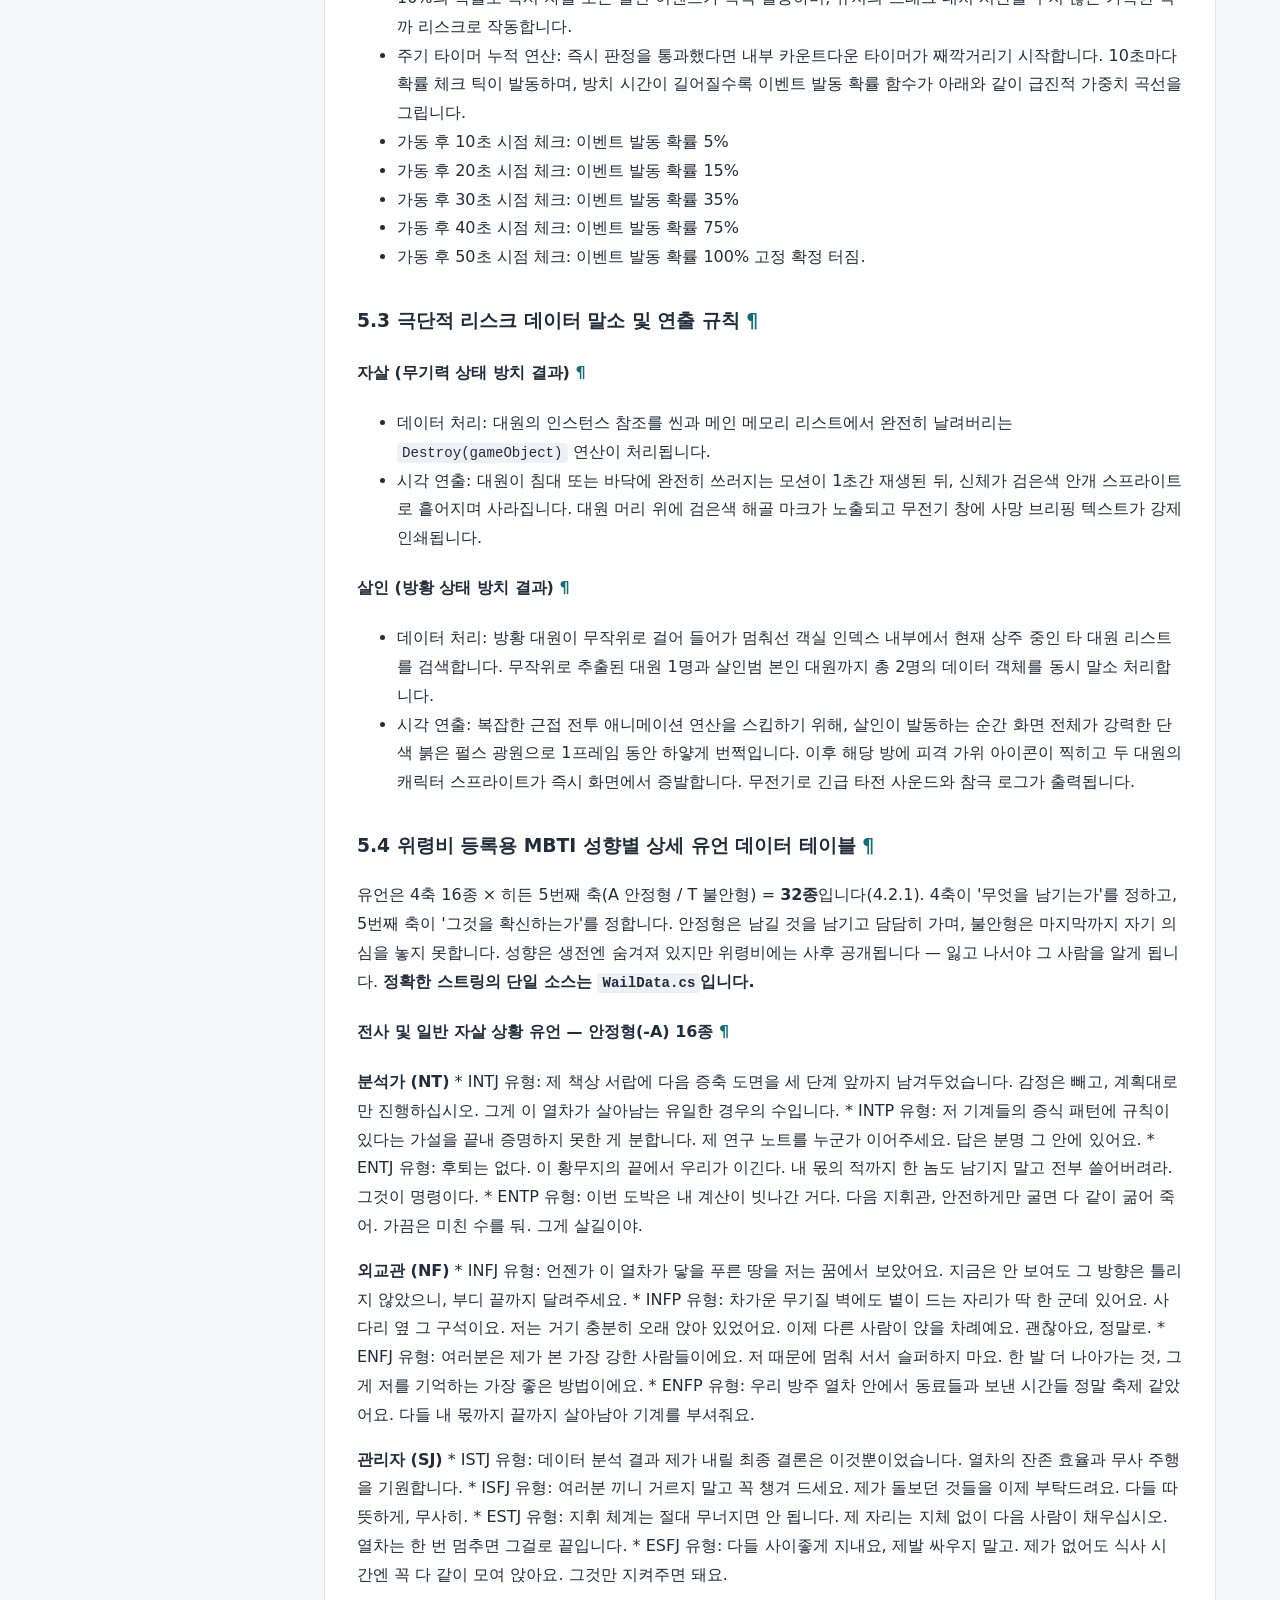
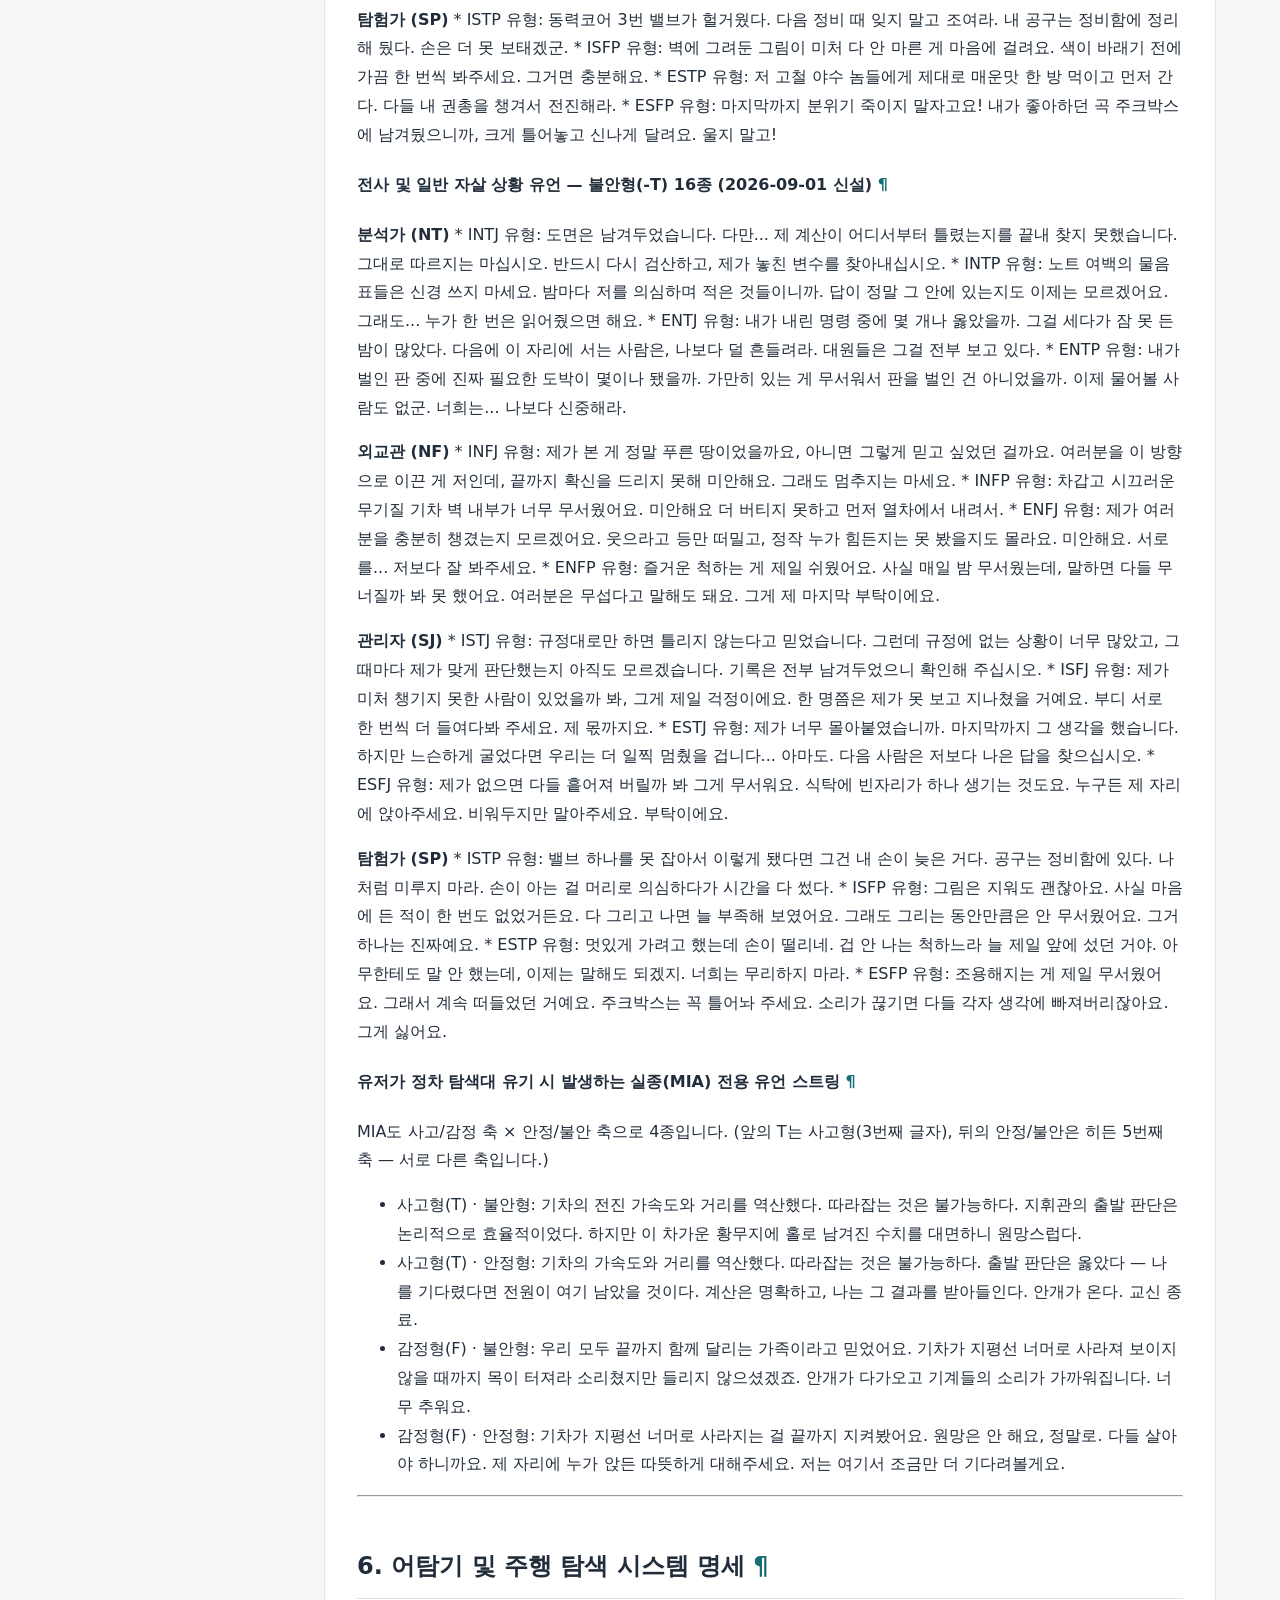
<file: archive.html>
<!doctype html><html lang="ko"><head><meta charset="utf-8"><meta name="viewport" content="width=device-width,initial-scale=1"><title>이전 기획서 (보관) · 방주 열차 기획 위키</title><link rel="stylesheet" href="style.css"><script defer src="search.js"></script></head><body><aside><strong>ARK TRAIN</strong><small>방주 열차 · 기획 위키</small><nav aria-label="문서 메뉴"><a href="index.html">위키 홈</a><a href="design.html">통합 기획서</a><a href="events.html">사건 카드 위키</a><a href="slots.html">슬롯 · 설비 · UI 도감</a><a href="research-atlas.html">연구 UI · 슬롯 도감</a><a href="choices.html">선택 사건 설계</a><a href="crew.html">대원 · 대화 · 패닉</a><a href="tutorial.html">튜토리얼 · 첫 운행</a><a href="flow.html">플레이 흐름</a><a href="achievements.html">스팀 업적</a><a href="music.html">BGM 설계</a><a href="facilities.html">설비 · 확장안</a><a href="migration.html">기획 개정 이관표</a><a href="archive.html">이전 기획서 (보관)</a></nav></aside><main><label for="search">기획 문서 전체 검색</label><input id="search" type="search" placeholder="사건 카드, 스트레스, 연구…" autocomplete="off"><div id="results" aria-live="polite"></div><article><p class="meta">문서 원본: Docs/Archive/기획서_2026-09-08_전면개정이전.md</p><details><summary>이 문서의 목차</summary><div class="toc">
<ul>
<li><a href="#ark-train">방주 열차 (Ark Train) 시스템 통합 마스터 지획서</a><ul>
<li><a href="#1">1. 프로젝트 개요 및 코어 루프</a><ul>
<li><a href="#11">1.1 게임의 정의 및 핵심 가치</a></li>
<li><a href="#12">1.2 핵심 게임플레이 루프 데이터 흐름</a></li>
<li><a href="#13-sf-2026-09-02">1.3 세계관 톤 — 근미래 SF (2026-09-02 확정)</a></li>
</ul>
</li>
<li><a href="#2-uiux">2. 화면 구성 및 UI/UX 기술 명세</a><ul>
<li><a href="#21-169">2.1 16:9 와이드 스크린 레이아웃 구조</a></li>
<li><a href="#22-hud-2026-09-02">2.2 상단 HUD — 홀로그램 계기 띠 (2026-09-02 전면 개편)</a></li>
<li><a href="#23-hud">2.3 하단 HUD 지휘 제어 및 무전기 컴포넌트</a></li>
<li><a href="#24-2026-09-02">2.4 자원 드롭다운 — 스포일러 방지 (2026-09-02 신설)</a></li>
<li><a href="#25-ui">2.5 위령비 명부 UI 데이터 구조 및 렌더링 규칙</a></li>
</ul>
</li>
<li><a href="#3">3. 열차 구조 및 객실 설비 명세</a><ul>
<li><a href="#31">3.1 열차 칸 배열 및 그리드 할당 규칙</a></li>
<li><a href="#32">3.2 기반 및 통제 객실 스펙</a><ul>
<li><a href="#engine-car">기관칸 (Engine Car)</a></li>
<li><a href="#tech-lab">기술 연구실 (Tech Lab)</a></li>
<li><a href="#memorial">추모 구역 (Memorial)</a></li>
</ul>
</li>
<li><a href="#33">3.3 생산 및 생존 객실 스펙</a><ul>
<li><a href="#generator-room-2026-09-01">발전실 (Generator Room) — 2026-09-01 신설</a></li>
<li><a href="#hydroponic-farm">수경 재배실 (Hydroponic Farm)</a></li>
<li><a href="#galley-kitchen">집중 조리실 (Galley Kitchen)</a></li>
</ul>
</li>
<li><a href="#34">3.4 멘탈 케어 및 사교 객실 스펙</a><ul>
<li><a href="#crew-quarters">공동 취침실 (Crew Quarters)</a></li>
<li><a href="#the-saloon">합성 바 (The Saloon)</a></li>
<li><a href="#meditation-room">정묵의 명상실 (Meditation Room)</a></li>
</ul>
</li>
</ul>
</li>
<li><a href="#4-mbti">4. 대원 시스템 및 MBTI 상호작용 명세</a><ul>
<li><a href="#41">4.1 기초 생체 수치 업데이트 연산 공식</a></li>
<li><a href="#42-mbti-4">4.2 MBTI 4대 축별 인게임 세부 버프 및 디버프 규칙</a><ul>
<li><a href="#e-i">외향형 (E) 및 내향형 (I) 공간 상호작용</a></li>
<li><a href="#s-n">감각형 (S) 및 직관형 (N) 작업장 역학</a></li>
<li><a href="#t-f">사고형 (T) 및 감정형 (F) 상호작용 오라</a></li>
<li><a href="#j-p">판단형 (J) 및 인식형 (P) 동선 제약 가중치</a></li>
<li><a href="#421-5-a-t-2026-09-01">4.2.1 히든 5번째 축 — 안정형(A) / 불안형(T) (2026-09-01 신설)</a></li>
</ul>
</li>
<li><a href="#43">4.3 간접 통제 시스템 연구 및 완전 해금 프로세스</a><ul>
<li><a href="#431-2026-08-27">4.3.1 설비 도면 해금 표 (2026-08-27 신설)</a></li>
</ul>
</li>
</ul>
</li>
<li><a href="#5">5. 스트레스 폭발 상태 머신 및 극단적 리스크 명세</a><ul>
<li><a href="#51">5.1 멘탈 붕괴 이원화 상태 머신</a></li>
<li><a href="#52">5.2 시한폭탄 확률 공식 및 타이머 가중치 규칙</a></li>
<li><a href="#53">5.3 극단적 리스크 데이터 말소 및 연출 규칙</a><ul>
<li><a href="#_1">자살 (무기력 상태 방치 결과)</a></li>
<li><a href="#_2">살인 (방황 상태 방치 결과)</a></li>
</ul>
</li>
<li><a href="#54-mbti">5.4 위령비 등록용 MBTI 성향별 상세 유언 데이터 테이블</a><ul>
<li><a href="#-a-16">전사 및 일반 자살 상황 유언 — 안정형(-A) 16종</a></li>
<li><a href="#-t-16-2026-09-01">전사 및 일반 자살 상황 유언 — 불안형(-T) 16종 (2026-09-01 신설)</a></li>
<li><a href="#mia">유저가 정차 탐색대 유기 시 발생하는 실종(MIA) 전용 유언 스트링</a></li>
</ul>
</li>
</ul>
</li>
<li><a href="#6">6. 어탐기 및 주행 탐색 시스템 명세</a><ul>
<li><a href="#61-3">6.1 어탐기 스캔 3단계 구역 상태 정의</a><ul>
<li><a href="#61-1-n-4-2026-06-27">6.1-1 주행 거리 스케일링 (N-4) — ✅ 구현됨 (2026-06-27)</a></li>
</ul>
</li>
<li><a href="#62">6.2 정차 시 어그로 누적 공식 및 소음 타이머 연산</a><ul>
<li><a href="#62-1-2026-06-22">6.2-1 연료 공회전 소모 (정차 캠핑 억제) — ✅ 구현됨 (2026-06-22)</a></li>
</ul>
</li>
<li><a href="#63-4">6.3 탐색대 편성 4대 능력치 조합 연산</a></li>
<li><a href="#64">6.4 일반 보급품 소모성 아이템 세부 스펙</a></li>
<li><a href="#65-mia">6.5 불확실성 무전 통신 및 실종(MIA) 판정 데이터 흐름</a></li>
</ul>
</li>
<li><a href="#7">7. 옆면 지향 포탑 디펜스 및 진화 트리 명세</a><ul>
<li><a href="#71-2026-06-19">7.1 상단 등장 · 거리 밴드 적 전투 (니케식, 2026-06-19 개편)</a></li>
<li><a href="#72">7.2 포탑 가동 조건 및 대원 지시 매커니즘</a></li>
<li><a href="#73-sprite-swap">7.3 포탑 스크립트 단일화 및 Sprite Swap 아키텍처 명세</a></li>
<li><a href="#74-3">7.4 3대 진화 트리별 시각 외형 및 수치 명세 테이블</a></li>
</ul>
</li>
<li><a href="#8-developer-guide">8. 기술적 구현 가이드 및 예외 처리 (Developer Guide)</a><ul>
<li><a href="#81">8.1 복층 구조 패스파인딩 가중치 및 비용 산정 규칙</a></li>
<li><a href="#82">8.2 마우스 드래그 앤 드롭 통제 상태 중 대원 데이터 소멸 예외 처리</a></li>
<li><a href="#83">8.3 가변 프레임 틱 레이트 기반의 전역 데이터 업데이트 최적화</a></li>
</ul>
</li>
<li><a href="#9-2026-08-30-f-01f-15">9. 밸런스 개정 로그 (2026-08-30 / 중간 검토 F-01~F-15)</a><ul>
<li><a href="#91">9.1 승패 조건 복구</a></li>
<li><a href="#92">9.2 정차 캠핑 차단</a></li>
<li><a href="#93-63-65">9.3 탐색대 (6.3 / 6.5 보강)</a></li>
<li><a href="#94-33-41">9.4 식량 경제 (3.3 / 4.1 보강)</a></li>
<li><a href="#95">9.5 설비 · 포탑</a></li>
<li><a href="#96">9.6 정차 정비 (신설)</a></li>
<li><a href="#97">9.7 지휘 에너지 · 세이브</a></li>
<li><a href="#98">9.8 남은 기획 판단 (코드로 밀지 않음)</a></li>
</ul>
</li>
<li><a href="#10-2026-08-31">10. 대원 충원 · 지시 · 연출 (2026-08-31 신설)</a><ul>
<li><a href="#101">10.1 생존자 합류 (충원 경로)</a></li>
<li><a href="#102">10.2 대원 지시 = 목적지 지정</a></li>
<li><a href="#103">10.3 전투·사망 시각 연출</a></li>
</ul>
</li>
<li><a href="#11-2026-09-01">11. 자원 · 전력 체계 개편 (2026-09-01 신설)</a><ul>
<li><a href="#111-3">11.1 자원 3축 요약</a></li>
<li><a href="#112-condensate">11.2 응축연료 (Condensate) — 에너지원</a><ul>
<li><a href="#2">소모 (2개소)</a></li>
<li><a href="#_3">수급</a></li>
<li><a href="#1_1">속도 단계별 수지 검산 (발전기 1대 기준)</a></li>
<li><a href="#_4">발전기 대수별 수지 — 확장 한계선</a></li>
</ul>
</li>
<li><a href="#113">11.3 전력 — 출력 대 부하 (부하형)</a><ul>
<li><a href="#_5">출력</a></li>
<li><a href="#_6">부하</a></li>
<li><a href="#_7">정전 규칙</a></li>
</ul>
</li>
<li><a href="#114-5">11.4 회수 자원 5등급 (고철 사다리)</a><ul>
<li><a href="#_8">비용 이관표 (기존 → 개정)</a></li>
</ul>
</li>
<li><a href="#115">11.5 시작 열차 구성</a></li>
<li><a href="#116">11.6 설비 개편</a><ul>
<li><a href="#power-core-2">동력코어 (Power Core) — 기관실 2슬롯</a></li>
<li><a href="#generator-1">발전기 (Generator) — 객실 1슬롯 · 신규 설비</a></li>
<li><a href="#_9">전력 종속 설비</a></li>
</ul>
</li>
<li><a href="#117-431">11.7 연구 해금표 갱신 (4.3.1 대체)</a></li>
<li><a href="#118">11.8 구현 시 영향 범위 (코드 · 씬)</a></li>
<li><a href="#119-ui-2026-09-02-oni">11.9 UI 개편 (2026-09-02) — 산소미포함(ONI) 식 상단바</a><ul>
<li><a href="#_10">슬롯 아웃라인 · 포탑 정렬 (같은 날 수정)</a></li>
</ul>
</li>
</ul>
</li>
</ul>
</li>
</ul>
</div>
</details><h1 id="ark-train">방주 열차 (Ark Train) 시스템 통합 마스터 지획서<a class="headerlink" href="#ark-train" title="Permanent link"> ¶</a></h1>
<p>본 문서는 성향 기반 인원 경영 시뮬레이션과 배경 지향형 2D 사이드뷰 타워 디펜스가 결합된 프로젝트 방주 열차의 최종 통합 마스터 기획서입니다. 본 기획서는 프로토타입 개발 및 본 생산 단계의 데이터 구조, 예외 처리, 시스템 연산 공식의 바로미터로 활용됩니다. 기술적 안정성을 위해 모든 텍스트 출력과 코드 구조에서 특수 문자와 이모지를 완전히 배제하고 담백한 마크다운 구조로 기술되었습니다.</p>
<hr />
<h2 id="1">1. 프로젝트 개요 및 코어 루프<a class="headerlink" href="#1" title="Permanent link"> ¶</a></h2>
<h3 id="11">1.1 게임의 정의 및 핵심 가치<a class="headerlink" href="#11" title="Permanent link"> ¶</a></h3>
<p>방주 열차는 인류 문명이 종말을 맞이하고 자가 증식하는 기계 생물들이 지구를 장악한 포스트 아포칼립스 세계관을 배경으로 합니다. 유저는 선로 없이 황무지를 달리는 무궤도 열차의 지휘관이 되어 대원들의 MBTI 성향을 조율하고 열차를 복층으로 증축하며, 기차 옆면 배경에서 습격해오는 적들을 지붕 포탑으로 격추해야 합니다.</p>
<h3 id="12">1.2 핵심 게임플레이 루프 데이터 흐름<a class="headerlink" href="#12" title="Permanent link"> ¶</a></h3>
<p>게임의 플레이 루프는 정차 환경에서의 자원 수급과 주행 환경에서의 방어 및 경영으로 순환됩니다.</p>
<blockquote>
<p><strong>2026-09-01 자원 축 개편(11장)이 이 루프에 얹는 긴장:</strong> 주행은 <strong>응축연료를 버는 시간</strong>이고 정차는 <strong>태우는 시간</strong>입니다. 정차는 탐색·수리·설비 증설을 살 수 있는 유일한 시간이지만, 그동안 연료는 초당 0.38씩 줄고 소음 어그로는 쌓입니다. 반대로 계속 달리면 연료는 모이지만 누적 거리가 난이도를 끌어올립니다(6.1-1). 즉 <strong>어느 쪽도 안전지대가 아닙니다.</strong></p>
</blockquote>
<ul>
<li>단계 1 (주행 및 탐색 준비): 유저는 주행 중 어탐기 스캐너를 주시하며 기계 생물 밀도를 확인합니다. 안전 구역이나 위험도가 낮은 구역을 타겟팅하여 열차를 수동 정차시킵니다.</li>
<li>단계 2 (정차 및 리스크 관리): 정차 후 대원들의 능력치와 MBTI 조화를 고려하여 탐색대를 편성해 황무지로 파견합니다. 정차 시간이 길어질수록 엔진 공회전 소음으로 인해 기계 생물의 공세 확률이 복리로 상승하므로, 불확실한 무전 로그에 의지해 퇴각 타이밍을 저울질해야 합니다.</li>
<li>단계 3 (전투 및 객실 경영): 배경 원경에서부터 크기가 커지며 열차 옆면 벽으로 돌진하는 적들을 지붕 포탑으로 방어합니다. 전투 중 발생하는 대원들의 스트레스를 방치하면 무기력 또는 방황형 멘탈 붕괴가 터지며, 자살이나 살인으로 이어지는 영구 상실 리스크를 제어해야 합니다.</li>
<li>단계 4 (기술 해금 및 증축): 탐색에서 무사히 수거한 고철 부품과 연구 포인트를 소모해 기술 연구실에서 통제 권한을 해금하고, 열차를 2층으로 증축하여 최적의 자동화 동선을 구축합니다.</li>
</ul>
<h3 id="13-sf-2026-09-02">1.3 세계관 톤 — 근미래 SF (2026-09-02 확정)<a class="headerlink" href="#13-sf-2026-09-02" title="Permanent link"> ¶</a></h3>
<p>이 게임의 기술 수준은 <strong>근미래 SF</strong>입니다. 니케(승리의 여신: 니케)와 비슷한 층위라고 보면 됩니다.
그전까지 문서 곳곳에 남아 있던 "디젤펑크 / 스팀펑크 / 증기 · 화로 · 황동 · 리벳" 어휘는 <strong>잘못 잡은 톤</strong>이며 폐기합니다.</p>
<table>
<thead>
<tr>
<th>축</th>
<th>폐기</th>
<th>확정</th>
</tr>
</thead>
<tbody>
<tr>
<td>기술 톤</td>
<td>증기 · 화로 · 황동 · 리벳</td>
<td><strong>에너지 코어 · 합성 소재 · 홀로그램 계기 · 발광 패널</strong></td>
</tr>
<tr>
<td>열차</td>
<td>무궤도 증기 기관차</td>
<td>무궤도 <strong>동력코어 구동</strong> 방주함</td>
</tr>
<tr>
<td>UI</td>
<td>강철판 + 금색 리벳</td>
<td><strong>홀로그램 오버레이</strong> (2.2 참조)</td>
</tr>
<tr>
<td>적</td>
<td>기계 생물</td>
<td>유지 — 근미래 SF에서 오히려 더 자연스럽습니다</td>
</tr>
</tbody>
</table>
<ul>
<li><strong>게임 아트(픽셀)는 다시 그리지 않습니다.</strong> 픽셀 아트는 시대 톤이 아니라 표현 밀도이며 근미래 SF와 충돌하지 않습니다.
  UI만 홀로그램으로 가면 "굵은 픽셀 세계 위에 매끈한 홀로그램 계기가 떠 있다"가 되는데, 이것은 사고가 아니라 <strong>의도된 대비</strong>입니다 — 홀로그램은 원래 세계와 다른 층위의 물건입니다.</li>
<li><strong>열거형 값(<code>FurnitureType.Boiler</code> 등)은 바꾸지 않습니다.</strong> 세이브가 int로 들고 있기 때문입니다(11.6과 동일한 방침). 바뀌는 것은 <strong>표시 이름과 문서 어휘뿐</strong>입니다.</li>
<li>이 개편으로 바뀐 표시 이름: 가스 조리대 → <strong>합성 조리대</strong> / 이층 철제 침대 → <strong>이층 합금 침대</strong> / 증기 압력 제어간 → <strong>추진 압력 제어간</strong> / 스팀펑크 술집 → <strong>합성 바</strong> / 기본 증기식 연사포 → <strong>기본 코일 연사포</strong>.</li>
</ul>
<hr />
<h2 id="2-uiux">2. 화면 구성 및 UI/UX 기술 명세<a class="headerlink" href="#2-uiux" title="Permanent link"> ¶</a></h2>
<h3 id="21-169">2.1 16:9 와이드 스크린 레이아웃 구조<a class="headerlink" href="#21-169" title="Permanent link"> ¶</a></h3>
<p>화면은 고정된 16:9 해상도를 기준으로 작동하며, 열차의 진행 방향은 왼쪽에서 오른쪽으로 고정됩니다. 화면 스크롤 피로도를 줄이기 위해 열차 본체는 화면 중앙 하단에 상시 정렬됩니다. 화면은 축 방향의 깊이에 따라 3개의 레이어로 분리 렌더링됩니다.</p>
<ul>
<li>배경 원경 레이어: 수평선과 안개 효과가 들어간 황무지 배경입니다. 몬스터가 생성되어 열차의 측면을 향해 다가오는 공간입니다.</li>
<li>열차 지붕 및 본체 레이어: 지붕 슬롯에 배치된 포탑들과 외벽 장갑이 가려져 내부 객실 구조가 사각형 격자 단면으로 들여다보이는 열차 크로스섹션 공간입니다.</li>
<li>전경 HUD 레이어: 화면 최상단과 최하단에 배치되는 사용자 인터페이스 요소입니다.</li>
</ul>
<h3 id="22-hud-2026-09-02">2.2 상단 HUD — 홀로그램 계기 띠 (2026-09-02 전면 개편)<a class="headerlink" href="#22-hud-2026-09-02" title="Permanent link"> ¶</a></h3>
<p>상단 HUD는 <strong>화면 폭을 가로지르는 홀로그램 계기 띠 하나</strong>입니다. 좌 → 우가 곧 우선순위이며, 구역 사이는 얇은 세로선으로 나뉩니다.</p>
<p><strong>조판 규약</strong>: 한 구역 = 작은 라벨(위) + 큰 값(가운데) + 더 작은 보조값(아래).
라벨과 값의 크기 차이가 "무엇을"과 "얼마나"를 분리합니다. 한 줄로 붙이면 눈이 매번 파싱해야 합니다.</p>
<table>
<thead>
<tr>
<th>#</th>
<th>구역</th>
<th>표시</th>
<th>클릭</th>
</tr>
</thead>
<tbody>
<tr>
<td>1</td>
<td>주행 거리</td>
<td><code>12.4 km</code> (1km 미만은 m) + 일차</td>
<td>—</td>
</tr>
<tr>
<td>2</td>
<td>주행 상태</td>
<td>주행 중 / 정차 중 / 출발 대기</td>
<td>토글 (스페이스와 동일)</td>
</tr>
<tr>
<td>3</td>
<td>시각</td>
<td><code>06:40</code> + 시간대</td>
<td>통계 창</td>
</tr>
<tr>
<td>4</td>
<td>대원</td>
<td>생존 인원수</td>
<td><strong>대원 명단</strong></td>
</tr>
<tr>
<td>5</td>
<td>연료</td>
<td>보유량 + <strong>분당 증감</strong> (상한 없음)</td>
<td>통계 창</td>
</tr>
<tr>
<td>6</td>
<td>식량</td>
<td>보유량 + <strong>분당 증감</strong> (상한 없음)</td>
<td>통계 창</td>
</tr>
<tr>
<td>7</td>
<td>전력</td>
<td><code>+출력 / -부하</code> + 가동률</td>
<td>전력 맵 모드 토글</td>
</tr>
<tr>
<td>8</td>
<td>연구</td>
<td>누적 포인트 + 수지</td>
<td>통계 창</td>
</tr>
<tr>
<td>9</td>
<td>자원</td>
<td>버튼 + 새 등급 배지</td>
<td><strong>자원 드롭다운</strong>(2.5)</td>
</tr>
<tr>
<td>10</td>
<td>알림</td>
<td>버튼 + 건수 + 레드닷</td>
<td>경보 트레이</td>
</tr>
<tr>
<td>11</td>
<td>통계</td>
<td>버튼</td>
<td>통계 창</td>
</tr>
</tbody>
</table>
<ul>
<li><strong>연료·식량은 1줄에 보유량, 2줄에 분당 증감</strong>을 씁니다. <strong>상한은 없습니다</strong>(2026-09-02 폐기).
  % 는 분모를 안 보여 줘 "그 숫자가 어디서 나왔냐"를 묻게 만들었고, 잔량보다 중요한 것은
  <strong>줄어드는 속도</strong>입니다 — <code>46</code> 이라는 수보다 <code>-4.0/분</code> 이 위기를 말합니다.</li>
<li><strong>대원 표기는 <code>n / 상한</code> 이 아니라 <code>n</code> 하나입니다.</strong> 8은 정원이 아니라 합류 상한(10.1)이라, <code>4 / 8</code>로 쓰면 "8명까지 늘릴 수 있다"는 약속처럼 읽히기 때문입니다.</li>
<li><strong>수치 구역은 전부 눌립니다.</strong> 눌리는 것과 안 눌리는 것이 섞이면 불규칙해 보입니다. 연료·식량·연구·시각은 통계 창(그 수치의 유입/유출 내역이 있는 유일한 곳)으로 통일했습니다.
  ⚠️ <strong>연구를 눌러 연구 트리를 열지는 않습니다</strong> — 2.3의 "연구는 중앙 분석 데스크를 통해서만" 규칙과 충돌하기 때문입니다. 통계는 트리가 아니라 수지표라 그 규칙을 건드리지 않습니다.</li>
<li>삭제된 것: ~~지휘 에너지 게이지~~(2026-08-31 시스템째 삭제) · ~~열차 외벽 장갑 바~~(패배 조건이 동력코어 파괴로 바뀌며 합산 퍼센트가 아무 것도 예고하지 못하게 됨) · ~~재료 줄(둘째 줄)~~(2.5의 드롭다운으로 접힘).</li>
</ul>
<p><strong>시각 표현 규칙 (홀로그램)</strong></p>
<ul>
<li>판은 <strong>반투명 남청 유리</strong>(알파 0.72 안팎) + 얇은 시안 발광 라인 + 모서리 ㄱ자 브래킷 + 옅은 스캔라인.</li>
<li>🛑 <strong>완전 투명은 금지입니다.</strong> 붉은 하늘(주황·적갈색) 위에 판 없이 글자를 얹으면 사실상 보이지 않습니다(실측). 홀로그램이라도 뒤에 어두운 스크림을 깔고 그 위에 발광 라인을 얹습니다.</li>
<li>발광은 <strong>스프라이트에 굽습니다.</strong> 런타임 블룸을 켜면 게임 월드(픽셀 아트)까지 번집니다.</li>
</ul>
<h3 id="23-hud">2.3 하단 HUD 지휘 제어 및 무전기 컴포넌트<a class="headerlink" href="#23-hud" title="Permanent link"> ¶</a></h3>
<p>하단 HUD 바는 유저의 거시적 지휘 명령 인터페이스와 탐색대의 상태를 암시하는 내러티브 윈도우로 구성됩니다.</p>
<blockquote>
<p><strong>2026-09-02 개편:</strong> 우하단 원형 툴바가 <strong>6개 → 4개</strong>로 줄었습니다(어탐 · 무전 · 탐색대 · 편집).
대원·알림은 상단 계기 띠 ④·⑩ 으로 올라갔습니다 — <strong>상태를 말하는 것(대원 수·경보 건수)은 계기 띠의 일</strong>이고,
우하단에 남은 넷은 <strong>여는 것 / 하는 것</strong>입니다. 개수가 준 만큼 버튼 지름을 64 → 72 로 올렸는데도
덩어리는 오히려 작아졌습니다(옛 6×64 = 426px → 4×72+3×14 = 330px).</p>
</blockquote>
<ul>
<li>정차 및 출발 제어 레버: 마우스 클릭 또는 스페이스바 단축키로 토글 가능합니다. 주행 상태와 정차 상태의 상태 머신을 전환하는 핵심 스위치입니다. <strong>(상단 계기 띠 ② 구역이 같은 토글을 겸합니다)</strong></li>
<li>열차 도면 및 증축 핫키 버튼: 탭 키를 누르면 활성화되며, 누적된 고철 부품을 소소해 빈 열차 칸을 가로로 늘리거나 기존 1층 칸 위에 2층 객실을 올릴 수 있는 기하학적 그리드 편집 창을 엽니다.</li>
<li>위령비 명부: <strong>HUD 버튼이 아니라 '위령비' 설비를 통해 접근합니다.</strong> 객실에 설치한 위령비를 클릭하면 설비 정보창이 열리고, 그 안의 '명부 열람' 버튼이 독립 팝업창을 띄웁니다. (2026-08-28 변경 — 기존 V 키/툴바 버튼 폐기)</li>
<li>기술 연구실: 마찬가지로 <strong>'중앙 분석 데스크' 설비</strong>의 정보창에 있는 '연구 트리 열기' 버튼이 유일한 진입점입니다. 데스크를 짓기 전에는 연구 자체가 잠깁니다.</li>
<li>우측 하단 무전기 브리핑 로그 창: 텍스트 박스 형태로 작동하며, 황무지로 나간 탐색대의 상태 메시지가 무전 노이즈 효과음과 함께 한 줄씩 강제 스크롤 방식으로 업데이트됩니다.</li>
</ul>
<h3 id="24-2026-09-02">2.4 자원 드롭다운 — 스포일러 방지 (2026-09-02 신설)<a class="headerlink" href="#24-2026-09-02" title="Permanent link"> ¶</a></h3>
<p>회수 자원 5등급(고철 · 부품 · 합금 · 모듈 · 코어)과 설계도는 상단 계기 띠에 상시 나열하지 않고,
<strong>'자원' 버튼 하나로 접어 두었다가 누르면 아래로 펼칩니다.</strong></p>
<ul>
<li><strong>왜 접는가</strong>: 상단에 다섯 등급을 늘 펼쳐 두면 <strong>아직 보지도 못한 미래 자원이 미리 노출됩니다.</strong> 등급 사다리는 진행의 일부이므로 미리 보여 주면 안 됩니다.</li>
<li><strong>한 번이라도 가져 본 등급만 행으로 나타납니다.</strong> 미획득 등급은 <strong>행 자체가 없습니다</strong> — 잠긴 칸이나 <code>???</code> 도 두지 않습니다. 그것을 보여 주면 "위에 뭔가 더 있다"를 알려주게 되어 목적이 통째로 무너집니다.</li>
<li>반대로 <strong>한 번 얻었으면 0이 돼도 계속 보입니다.</strong> 0이 될 때마다 행이 사라지면 목록이 덜컹거립니다.
  ('가져 본' 판정은 세이브에 비트마스크로 실립니다 — <code>SaveData.seenResourceMask</code>)</li>
<li><strong>새 등급을 처음 얻은 순간</strong>: '자원' 버튼에 배지가 켜지고 무전이 한 줄 나갑니다. 드롭다운을 열면 배지가 꺼집니다.
  → 등급 상승이 <strong>사건</strong>이 됩니다. 그전까지는 숫자가 조용히 1 느는 게 전부였습니다.</li>
<li>이 창이 <strong>분해(상위 1 → 하위 3, 11.4)의 유일한 입구</strong>입니다. 분해 로직은 오래전부터 있었지만 UI가 없어 아무도 쓸 수 없었습니다.
  승급(정제)은 일부러 만들지 않습니다 — 양방향을 열면 5등급이 환율 하나짜리 단일 자원으로 붕괴합니다.</li>
<li>바깥을 누르면 닫힙니다(전체 화면 투명 캐처).</li>
</ul>
<h3 id="25-ui">2.5 위령비 명부 UI 데이터 구조 및 렌더링 규칙<a class="headerlink" href="#25-ui" title="Permanent link"> ¶</a></h3>
<p>대원이 사망하거나 실종될 경우 해당 대원의 영구적 데이터 모델은 메인 캐릭터 배열에서 삭제되지만, 위령비 명부 데이터 클래스 배열로 데이터 래핑되어 이관됩니다.</p>
<ul>
<li>수집 및 저장 데이터 구조: 대원 고유 식별자, 대원 이름 String, 할당되었던 MBTI 성향 코드, 기차 안에서 생존한 총 일수 데이터, 사망 유형 열거형(전사, 자살, 참극, 실종), 사망 시점에 바인딩된 성향별 유언 String.</li>
<li>열람 경로: 위령비 설비(FurnitureType.Memorial) 정보창의 '명부 열람' 버튼 하나뿐입니다. 단, <strong>데이터 수집은 위령비 설치 여부와 무관하게 항상 동작</strong>합니다 — 설치 전에 죽은 대원도 설치 후 명부에 그대로 나타납니다.</li>
<li>화면 표기 규칙: 스크롤 뷰 컴포넌트를 사용하여 리스트 형태로 하향 정렬됩니다. 어떠한 게임 내 수치적 페널티나 버프도 유저에게 제공하지 않는 순수 아카이빙 내러티브 장치로 작동하여 시스템 과부하 및 게임 오버 악순환을 원천 차단합니다.</li>
</ul>
<hr />
<h2 id="3">3. 열차 구조 및 객실 설비 명세<a class="headerlink" href="#3" title="Permanent link"> ¶</a></h2>
<h3 id="31">3.1 열차 칸 배열 및 그리드 할당 규칙<a class="headerlink" href="#31" title="Permanent link"> ¶</a></h3>
<p>열차는 가로 방향으로 최대 12칸까지 확장할 수 있습니다. 각 칸은 가로 4유닛, 세로 2유닛의 사각형 공간으로 정의되며, 1층 상태에서 자원을 소모해 2층으로 수직 증축이 가능합니다. 칸과 칸 사이는 벽 데이터가 허물어져 자유로운 수평 이동이 가능하지만, 1층에서 2층으로의 이동은 사다리 컴포넌트가 배치된 특정 그리드 좌측/우측 타일을 통해서만 수직 패스파인딩이 연산됩니다.</p>
<h3 id="32">3.2 기반 및 통제 객실 스펙<a class="headerlink" href="#32" title="Permanent link"> ¶</a></h3>
<h4 id="engine-car">기관칸 (Engine Car)<a class="headerlink" href="#engine-car" title="Permanent link"> ¶</a></h4>
<ul>
<li>배치 제약: 열차의 맨 오른쪽인 0번 인덱스 레이아웃에 상시 고정되며 수직 2층 증축이 불가능한 전용 구조입니다.</li>
<li>기능 설비 (동력코어): 2개 그리드를 차지하는 기관실 고정 설비입니다. 응축연료를 태워 <strong>열차를 추진</strong>하고, 잔열 회수로 +4kW의 최소 전력을 상시 공급합니다. 주행 속도 3단계(저속/표준/고속) 조작도 이 설비의 정보창에서 합니다. 무인 가동이며 대원 배치가 필요 없습니다. 나머지 2슬롯은 자유롭게 비어 있습니다. <strong>(11.2 / 11.5 / 11.6)</strong></li>
<li>~~기능 설비 1 (증기 압력 제어간)~~ — <strong>2026-09-01 동력코어에 흡수, 설비 폐지.</strong> 별도 1그리드를 먹으면 기관실 4슬롯 중 3슬롯이 고정 점유되어 자유 슬롯이 남지 않습니다.</li>
<li>~~기능 설비 2 (발전용 대형 보일러)~~ — <strong>2026-09-01 동력코어로 개칭·재정의.</strong> 고철을 태워 전력을 유지하던 규칙(고철 1 / 10초)은 폐기했습니다. 발전은 객실의 <strong>발전기</strong>가 맡고, 전력은 0/1 스위치가 아니라 출력 대 부하의 실시간 저울로 바뀌었습니다(11.3). 아래 원문은 기록용입니다. — ~~2개 그리드를 차지합니다. 고철 아이템을 소모 자원으로 입력받아 실시간으로 초당 열차 내부 전력을 유지합니다. 보일러 가동 중단 시 지붕 포탑의 작동 속도가 70% 저하됩니다. **(밸런스 2026-06-27 / N-3: 가동 중 보일러는 포탑 전력뿐 아니라 식량 생산 설비(자외선 재배기·조리대)의 전력원도 겸한다. 가동 보일러가 0개면 식량 생산이 ×0.3로 둔다 → 고철→전력→[화력·식량] 통합 압박. 보일러가 비로소 양(+)의 가치를 갖는다.)~~</li>
<li>신설 설비 (발전기)는 기관실이 아니라 <strong>객실</strong>에 놓입니다(3.3 참조). 발전과 추진을 다른 칸으로 갈라놓아, 기관칸이 무너져도 전력이 즉사하지 않고 반대로 발전기를 잃어도 열차는 굴러가게 만듭니다.</li>
</ul>
<h4 id="tech-lab">기술 연구실 (Tech Lab)<a class="headerlink" href="#tech-lab" title="Permanent link"> ¶</a></h4>
<ul>
<li>배치 제약: 일반 열차 칸 1층에만 건설 가능합니다.</li>
<li>기능 설비 1 (중앙 분석 데스크): 2개 그리드를 차지합니다. 대원이 상주할 경우 연구 포인트를 가동 시간 보정치에 따라 지속 누적 생산합니다.</li>
<li>기능 설비 2 (설계도 자석 칠판): 1개 그리드를 차지합니다. 정차 탐색에서 수거한 상위 포탑 설계도 아이템을 소비하여 포탑 업그레이드 트리를 락 언락 상태로 전환합니다.</li>
</ul>
<h4 id="memorial">추모 구역 (Memorial)<a class="headerlink" href="#memorial" title="Permanent link"> ¶</a></h4>
<ul>
<li>설치 제약: 지붕을 제외한 모든 객실 층에 설치 가능하며, 연구 없이 처음부터 열려 있습니다. 설치 비용 고철 12.</li>
<li>설비 상세 (위령비): 1칸 그리드를 점유합니다. 생산도 상주 작업도 없는 순수 열람 단말로, 클릭 시 설비 정보창에서 '명부 열람' 버튼을 통해 위령비 명부(2.4)를 엽니다. 자율 배정 대상이 아니므로 대원이 이 칸으로 출근하지 않습니다.</li>
</ul>
<h3 id="33">3.3 생산 및 생존 객실 스펙<a class="headerlink" href="#33" title="Permanent link"> ¶</a></h3>
<h4 id="generator-room-2026-09-01">발전실 (Generator Room) — 2026-09-01 신설<a class="headerlink" href="#generator-room-2026-09-01" title="Permanent link"> ¶</a></h4>
<ul>
<li>배치 제약: 1층 및 2층 모든 일반 칸에 자유롭게 배치할 수 있습니다. 연구 없이 처음부터 열려 있습니다. 설치 비용 고철 20 + 부품 5(2대째부터 모듈 1 추가).</li>
<li>기능 설비 (발전기): 1개 그리드를 차지합니다. 응축연료를 초당 0.18 태워 <strong>+12kW</strong>를 출력합니다. <strong>대원 배치가 필요 없는 무인 자율 설비</strong>이며, 슬롯을 OFF로 끄면 출력과 연료 소모가 동시에 사라집니다. 설비 정보창에 현재 열차의 총출력/총부하가 함께 표시됩니다. <strong>(11.3 / 11.6)</strong></li>
<li>확장 압력: <strong>2대까지는 주행만으로 흑자</strong>이고(순수지 +0.14/s), 주행 수지가 적자로 뒤집히는 선은 <strong>3대(총 40kW)</strong>입니다(11.2 대수별 표). 발전기를 늘릴수록 흑자 폭이 깎이다가 어느 지점부터 탐색·전투 수급 없이는 못 버티게 되며, 그때부터 '설비를 하나 더 놓는 결정'은 곧 정차 위험을 감수하겠다는 선언이 됩니다.</li>
</ul>
<h4 id="hydroponic-farm">수경 재배실 (Hydroponic Farm)<a class="headerlink" href="#hydroponic-farm" title="Permanent link"> ¶</a></h4>
<ul>
<li>배치 제약: 1층 및 2층 모든 일반 칸에 자유롭게 배치할 수 있습니다.</li>
<li>기능 설비 (자외선 수경 재배기): 1개 그리드를 차지하며 방당 최대 4개까지 병렬 설치할 수 있습니다. 상주 대원이 배정되면 작업 틱당 진행도 게이지가 실시간 상승하며, 100% 도달 시 식량 원재료 아이템을 1단위 생산하고 게이지를 초기화합니다. 유저가 설비 오브젝트를 마우스 우클릭하여 비활성화(OFF)하면 대원 AI가 이 자리를 작업 노드로 인식하지 않습니다. <strong>(전력 종속 / 2026-09-01 개정: 자외선 램프 부하 3kW. 진행 게이지 상승에 <code>PowerRatio</code>(11.3)를 곱한다 — 출력이 부하를 못 따라가면 그 비율만큼 느려지고, 하한은 0.3이다. <code>PowerRatio &lt; 1.0</code>이면 인디케이터 바가 청회색.)</strong></li>
</ul>
<h4 id="galley-kitchen">집중 조리실 (Galley Kitchen)<a class="headerlink" href="#galley-kitchen" title="Permanent link"> ¶</a></h4>
<ul>
<li>배치 제약: 수경 재배실과 인접한 가로 칸에 배치할 때 물자 이동 동선 속도 보너스 10%가 적용됩니다.</li>
<li>기능 설비 1 (합성 조리대): 1개 그리드를 차지합니다. 재배실에서 공급된 식량 원재료를 소모하여 가공된 배급식량 아이템으로 정제합니다. <strong>(전력 종속 / 2026-09-01 개정: 전기 환기·발화 보조 부하 2kW. 가공 진행에 <code>PowerRatio</code>(11.3)를 곱한다. <code>PowerRatio &lt; 1.0</code>이면 인디케이터 바가 청회색.)</strong></li>
<li>~~기능 설비 2 (대형 식량 보관고): 식량 저장 한계를 기본 50에서 설비당 100씩 가산~~ — <strong>2026-09-02 무효.</strong> 연료·식량 상한이 통째로 폐기되어 올릴 상한이 없습니다. 이 설비는 현재 <strong>아무 일도 하지 않습니다.</strong> 역할 재정의 대기(<code>FoodStorage.cs</code> 주석의 3안 참조).</li>
</ul>
<h3 id="34">3.4 멘탈 케어 및 사교 객실 스펙<a class="headerlink" href="#34" title="Permanent link"> ¶</a></h3>
<h4 id="crew-quarters">공동 취침실 (Crew Quarters)<a class="headerlink" href="#crew-quarters" title="Permanent link"> ¶</a></h4>
<ul>
<li>기능 설비 1 (이층 합금 침대): 1개 그리드를 차지합니다. 대원이 들어가 수면 상태에 진입하면 초당 에너지가 0.8씩 회복됩니다.</li>
<li>기능 설비 2 (1인용 차단형 캡슐 침대): 2개 그리드를 차지합니다. 기술 연구실에서 해금 연구를 마쳐야 배치할 수 있는 고급 가구입니다. 오직 1명의 대원만 점유할 수 있도록 제한됩니다.</li>
</ul>
<h4 id="the-saloon">합성 바 (The Saloon)<a class="headerlink" href="#the-saloon" title="Permanent link"> ¶</a></h4>
<ul>
<li>기능 설비 1 (네온 바 테이블): 2개 그리드를 차지합니다. 빨간색 아이콘이 켜진 방황형 멘탈 붕괴 대원의 전용 강제 치료 공간입니다. 유저가 드래그하여 해당 자리에 고정하면 대원의 특수 연출이 출력되며 30초의 다운 타임 카운트다운 이후 방황 상태를 완치시키고 스트레스를 0으로 리셋합니다.</li>
<li>기능 설비 2 (엽기 주크박스): 1개 그리드를 차지합니다. 가동 시 반경 1칸 이내의 모든 침실 객실에 소음 패시브 디버프를 발생시켜 취침 중인 대원의 에너지 회복률을 20% 깎아내리지만, 술집 내부 대원들의 평시 스트레스 해소 속도는 15% 가속시킵니다.</li>
</ul>
<h4 id="meditation-room">정묵의 명상실 (Meditation Room)<a class="headerlink" href="#meditation-room" title="Permanent link"> ¶</a></h4>
<ul>
<li>기능 설비 (모래 정원 및 향로): 1개 그리드를 차지합니다. 파란색 아이콘이 켜진 무기력형 멘탈 붕괴 대원의 전용 치료 설비입니다. 붕괴 대원 배치 시 30초간 사색 모션이 작동한 뒤 상태를 완치시킵니다. 1인 전용 설비이며, 완치 이전에 다른 대원이 명상실 내부 그리드로 걸어 들어오면 치료 타이머가 일시 정지되는 공간 간섭 규칙을 가집니다.</li>
</ul>
<hr />
<h2 id="4-mbti">4. 대원 시스템 및 MBTI 상호작용 명세<a class="headerlink" href="#4-mbti" title="Permanent link"> ¶</a></h2>
<h3 id="41">4.1 기초 생체 수치 업데이트 연산 공식<a class="headerlink" href="#41" title="Permanent link"> ¶</a></h3>
<p>대원 객체는 고유의 업데이트 함수 내에서 매초 아래의 감쇄 공식에 따라 수치를 연산합니다. 델타 타임 보정이 적용됩니다.</p>
<ul>
<li>배고픔 수치: <code>Hunger = Math.Max(0, Hunger - (0.08 * Time.deltaTime))</code></li>
<li>에너지 수치: <code>Energy = Math.Max(0, Energy - (0.05 * Time.deltaTime))</code></li>
<li>스트레스 수치 계산 루프: 배고픔 수치가 0이 되면 초당 체력이 1.0씩 차감됩니다. 에너지 수치가 0이 되면 대원의 기본 이동 속도가 기존 수치에서 50% 강제 차감되는 피로 페널티가 누적되며, 초당 스트레스가 0.2씩 고정 가산됩니다.</li>
</ul>
<h3 id="42-mbti-4">4.2 MBTI 4대 축별 인게임 세부 버프 및 디버프 규칙<a class="headerlink" href="#42-mbti-4" title="Permanent link"> ¶</a></h3>
<h4 id="e-i">외향형 (E) 및 내향형 (I) 공간 상호작용<a class="headerlink" href="#e-i" title="Permanent link"> ¶</a></h4>
<ul>
<li>외향형 (E) 상태 체크: 동일한 칸 인덱스 내에 존재하는 대원 배열의 크기가 본인을 제외하고 2명 이상일 경우 만족 버프가 활성화되어 스트레스가 초당 0.05씩 실시간 차감됩니다. 만약 해당 칸에 대원이 본인 혼자뿐일 경우 고독감 디버프가 걸려 초당 스트레스가 0.1씩 고정 가산됩니다.</li>
<li>내향형 (I) 상태 체크: 동일한 칸 인덱스 내에 다른 대원이 본인을 포함하여 3명 이상 밀집하는 순간 군중 스트레스 상태가 켜지며 초당 스트레스가 0.15씩 급증합니다. 대원이 혼자 독립된 칸에 격리되어 있거나 정묵의 명상실에 상주할 때는 안정 상태로 판정하여 초당 스트레스가 0.1씩 차감됩니다.</li>
</ul>
<h4 id="s-n">감각형 (S) 및 직관형 (N) 작업장 역학<a class="headerlink" href="#s-n" title="Permanent link"> ¶</a></h4>
<ul>
<li>감각형 (S) 생산 공식: 수경 재배실 및 집중 조리실의 기능 설비에 노동 노드로 할당될 시, 해당 설비의 작업 진행 속도 변수에 1.25배율을 곱연산합니다. 반면 기술 연구실의 분석 데스크에 배치될 경우 지루함 감정이 활성화되어 연구 포인트 생산율이 0.5배율로 토막 나며 스트레스가 초당 0.05씩 상승합니다.</li>
<li>직관형 (N) 연구 공식: 기술 연구실 분석 데스크에 가동 대원으로 록온될 시 연구 포인트 생산 틱당 누적치에 1.3배율 보너스를 부여합니다. 반대로 수경 재배실 등의 기초 생산 시설에 배치되면 루틴 피로도가 중첩되어 가동 시간 1분마다 생산 효율 5% 감소 디버프가 누적 계산됩니다. 최대 감소 한계점은 50%이며, 타 객실로 이동 명령이 접수되는 즉시 이 피로 누적치는 0%로 초기화됩니다.</li>
</ul>
<h4 id="t-f">사고형 (T) 및 감정형 (F) 상호작용 오라<a class="headerlink" href="#t-f" title="Permanent link"> ¶</a></h4>
<ul>
<li>사고형 (T) 독립성: 주변 동료 대원들이 어떠한 스트레스 수치를 가지든, 멘탈 붕괴 상태에 진입하든 자신의 스트레스 연산에 간섭을 받지 않습니다. 감정형(F) 대원과 동일 공간 그리드 상에 마주하여 사교 틱이 발생할 때 F 대원의 스트레스 상승 연산을 40초 동안 강제 락 상태로 묶어버리는 냉정 조언 버프를 시전합니다.</li>
<li>감정형 (F) 공감 오라: 실시간 반경 체크 오라 알고리즘이 가동됩니다. 동일 칸에 상주하는 모든 동료 대원들의 평균 스트레스가 70%를 상회할 시, 공감 오라 동기화가 발동하여 자신의 스트레스 수치에 초당 0.08의 가산 디버프가 강제 계산됩니다. 또한 위령비 명부에 새로운 전사 및 사망 로그가 추가되는 순간 F 성향의 대원들은 즉시 스트레스 수치가 30 단위 기습 상승합니다.</li>
</ul>
<h4 id="j-p">판단형 (J) 및 인식형 (P) 동선 제약 가중치<a class="headerlink" href="#j-p" title="Permanent link"> ¶</a></h4>
<ul>
<li>판단형 (J) 계획성: 소유권 맵핑 구조를 가집니다. 기술 연구실을 통해 해금된 시스템 권한으로 J 대원에게 [지정 침대] 객실과 [지정 일터] 객실을 지정해 주었을 때, 두 칸 사이의 가로 인덱스 거리가 1칸 이하로 극단적으로 짧다면 만족 상태를 유지하여 일터 설비 생산 효율이 1.2배로 영구 상승하고 평시 이동 스트레스가 완전히 소거됩니다. 만약 출퇴근 거리가 4칸 이상으로 멀어지면 칸을 바꿀 때마다 이동 피로 스트레스가 회당 5씩 즉시 가산됩니다.</li>
<li>인식형 (P) 자율성: 지정 침대나 고정 작업장을 강제 매달아 주어도 어떠한 효율 보너스를 받지 못합니다. 출퇴근 동선 거리가 아무리 길어도 이동 스트레스가 누적되지 않는 자율 면역을 가집니다. P 대원이 생산 및 연구 설비에서 작업 완료 틱을 발생시킬 때마다 무작위 주사위 연산이 가동되어 10% 확률로 결과물이 2배로 나오는 대성공, 또는 10% 확률로 입력 자원만 소모하고 결과물을 지워버리는 실패 판정이 발생합니다.</li>
</ul>
<h4 id="421-5-a-t-2026-09-01">4.2.1 히든 5번째 축 — 안정형(A) / 불안형(T) <strong>(2026-09-01 신설)</strong><a class="headerlink" href="#421-5-a-t-2026-09-01" title="Permanent link"> ¶</a></h4>
<p>MBTI 코드는 <code>ISTJ-A</code> / <code>ISTJ-T</code> 형태의 5글자 축을 하나 더 가집니다. 이 축은 <strong>플레이어에게 숨겨져 있으며</strong>,
[심리 프로파일] 연구(RP 150)를 완료해야 대원 정보창에 표기됩니다. 규칙 자체는 연구 여부와 무관하게 게임 시작부터 작동합니다.</p>
<p><strong>설계 근거</strong>: 기존 4축은 각자 도메인을 하나씩 점유하고 있습니다(E/I 공간, S/N 생산 설비, T/F 상호작용 오라, J/P 동선).
비어 있던 영역은 ① 스트레스가 100을 넘긴 <strong>이후</strong>(멘탈 붕괴 사망 판정이 16종 전부 동일했음)와 ② 수치가 움직이는 <strong>속도</strong>
두 가지뿐이며, 5번째 축은 정확히 그 둘만 담당합니다. 기존 축과 기능이 겹치지 않습니다.</p>
<ul>
<li><strong>스트레스 증감 계수</strong>: 모든 스트레스 증감(<code>CrewStats.AddStress</code>)에 성향별 배율이 곱해집니다.
  안정형은 상승 0.80배 / 해소 0.70배로 양방향 모두 둔한 댐퍼입니다. 불안형은 상승 1.35배 / 해소 1.50배로 양방향 모두 예민한 증폭기입니다.
  결과적으로 악조건에서는 안정형이 가장 천천히 오르고 불안형이 가장 빨리 오르며, 호조건에서는 불안형이 가장 빨리 내리고 안정형이 가장 늦게 내립니다.
  즉 안정형은 손이 덜 가는 대신 한 번 오른 스트레스를 되돌리기 어렵고, 불안형은 손이 많이 가는 대신 치료 설비 한 번으로 즉시 복귀합니다.
  위령비 사망 충격(F형 +30) 등 강제 상승에도 동일하게 적용됩니다.</li>
<li><strong>멘탈 붕괴 사망 판정</strong> (5.2 확장): 붕괴 진입 즉시 판정 및 10초 주기 사다리가 성향별로 갈립니다.
  안정형은 즉시 4% + 3/8/18/40/70/100%(한 단계 더 김), 불안형은 즉시 18% + 10/25/50/90/100%입니다.
  성향이 판별되지 않은 경우 기획서 5.2 원값(즉시 10% + 5/15/35/75/100%)을 사용합니다.</li>
<li><strong>불안형 추진력</strong>: 불안형 대원의 생산·연구 산출에 <code>1 + 0.30 × (스트레스 / 100)</code> 배율이 곱해집니다.
  스트레스가 높을수록 산출이 오르므로, 유저는 "불안형을 압박 상태로 유지해 뽑아 쓸 것인가, 안전하게 뺄 것인가"를 저울질하게 됩니다.
  붕괴(100)는 곧 사망 판정이므로 이득 구간을 끝까지 밀면 대원을 잃습니다. 안정형은 스트레스와 무관하게 일정합니다.
  ※ 이 항목이 없으면 불안형이 단순 하위호환이 되므로, 위 세 규칙은 반드시 한 세트로 유지합니다.</li>
<li><strong>관찰 창구(연구 이전)</strong>: 성향 이름표는 가려지지만 두 경로로 짐작할 수 있습니다.
  ① 멘탈 붕괴 무전에 "무너지는 속도가 빠르다 / 아직은 버티고 있다" 문구가 붙습니다.
  ② 불안형이 스트레스 60 이상에서 작업하면 [불안한 집중] 성향 사건 카드가 1회 발생합니다(성향명은 밝히지 않음).
  위령비 명부에는 사망 후 전체 코드가 기록됩니다 — 잃고 나서야 알게 되는 정보입니다.</li>
<li><strong>배정 규칙</strong>: 탐색 생존자 합류 시 A/T를 50:50으로 굴립니다. 접미사가 없는 코드(씬 프리팹 기본값, 구버전 세이브)는
  대원 오브젝트 이름의 고정 해시로 결정되어 실행 간 동일한 값이 나옵니다.</li>
</ul>
<h3 id="43">4.3 간접 통제 시스템 연구 및 완전 해금 프로세스<a class="headerlink" href="#43" title="Permanent link"> ¶</a></h3>
<p>유저는 게임 개시 초반부에는 대원들을 강제로 직무 고정할 수 없으며 대원들은 자율 AI 판단에 따라 비어있는 설비로 배정됩니다. 유저는 오직 [기술 연구실]의 테크 트리를 연구 완료해야만 지휘 명령 권한을 완전 획득할 수 있습니다.</p>
<ul>
<li>단계 1 (초기 수동 제어) <strong>(2026-08-31 개정)</strong>: 유저는 대원을 마우스로 끌어 목적지를 지정하는 1회성 간접 지휘만 가능합니다(비용 없음, 대원이 직접 걸어감). 지시는 자율 판단보다 우선하며 멘탈 붕괴 상태에서도 수행됩니다 — 그래야 방황·무기력 대원을 전용 치료 설비로 보낼 수 있습니다. 이와 별개로 특정 설비 슬롯을 꺼두어 대원 AI가 접근하지 못하게 하는 우회적 흐름 제어도 허용됩니다.</li>
<li>단계 2 (중반 안내 방송 마이크 해금): 연구 포인트 500을 소비해 연구를 마치면 각 침실 객실에 대원 고유 식별자를 매칭하는 [지정 침대] 권한이 활성화됩니다. 이 시점부터 J 성향 대원의 수면 동선 통제가 가능해집니다.</li>
<li>단계 3 (중후반 중앙 통제 데스크 해금): 연구 포인트 1200을 소비해 연구를 완료하면 각 대원에게 특정 작업장 설비 ID를 영구 바인딩하는 [지정 작업장] 권한이 해금됩니다. 유저의 개입 없이도 대원들이 출퇴근 루틴을 완벽하게 수행하는 자동화 기차가 구현됩니다.</li>
</ul>
<h4 id="431-2026-08-27">4.3.1 설비 도면 해금 표 (2026-08-27 신설)<a class="headerlink" href="#431-2026-08-27" title="Permanent link"> ¶</a></h4>
<blockquote>
<p>⚠️ <strong>2026-09-01: 아래 표는 11.7의 갱신판으로 대체되었습니다.</strong> 증기 압력 제어간이 동력코어에 흡수되고, 발전용 대형 보일러 자리에 발전기가 들어갔습니다. 아래는 기록용입니다.</p>
</blockquote>
<p>플레이흐름가이드 1~4단계("빈약한 출발 → 연구가 곧 목표")를 설치 목록에 그대로 반영합니다.
시작 시점에 지을 수 있는 설비를 <strong>생존 최소 6종 + 기본 포탑</strong>으로 줄이고, 나머지는 연구로 열립니다.
잠긴 설비는 설치 창에서 지우지 않고 <strong>자물쇠 행으로 계속 노출</strong>해, 유저가 무엇을 향해 연구하는지 보이게 합니다.</p>
<table>
<thead>
<tr>
<th>해금 조건</th>
<th>비용</th>
<th>열리는 설비</th>
</tr>
</thead>
<tbody>
<tr>
<td>기본 (무연구)</td>
<td>—</td>
<td>자외선 수경 재배기 · 가스 조리대 · 이층 철제 침대 · 증기 압력 제어간 · 발전용 대형 보일러 · 중앙 분석 데스크 · <strong>지붕 포탑 마운트(고철 25)</strong></td>
</tr>
<tr>
<td>승무원 후생 설비</td>
<td>RP 120</td>
<td>모래 정원·향로 · 네온 바 테이블 · 엽기 주크박스</td>
</tr>
<tr>
<td>심리 프로파일</td>
<td>RP 150</td>
<td>(설비 아님 — 대원 히든 축 A/T 표기, 4.2.1)</td>
</tr>
<tr>
<td>어탐기 (전환점)</td>
<td>RP 200</td>
<td>(설비 아님 — 전방 구역 스캔)</td>
</tr>
<tr>
<td>정밀 공작</td>
<td>RP 300</td>
<td>설계도 자석 칠판 · 대형 식량 보관고</td>
</tr>
<tr>
<td>지정 침대 (단계 2)</td>
<td>RP 500</td>
<td>1인용 차단형 캡슐 침대</td>
</tr>
<tr>
<td>지정 작업장 (단계 3)</td>
<td>RP 1200</td>
<td>(설비 아님 — 작업장 영구 바인딩)</td>
</tr>
</tbody>
</table>
<p><strong>배치 층 제약</strong>: 지붕(floor 2)에는 포탑 마운트만, 지붕이 아닌 층에는 포탑을 놓을 수 없습니다.
기본 포탑을 유저가 직접 증설할 수 있게 되어(기존에는 씬 사전 배치분만 존재) 화력 확장이 초반부터 자원 선택지가 됩니다.</p>
<p>단일 소스: <code>ResearchUnlockManager.IsFurnitureUnlocked / LockReason / LockShort</code>.</p>
<hr />
<h2 id="5">5. 스트레스 폭발 상태 머신 및 극단적 리스크 명세<a class="headerlink" href="#5" title="Permanent link"> ¶</a></h2>
<h3 id="51">5.1 멘탈 붕괴 이원화 상태 머신<a class="headerlink" href="#51" title="Permanent link"> ¶</a></h3>
<p>스트레스가 100%에 달하면 대원의 기존 작업 루틴 스크립트가 강제 중단되며, MBTI 알파벳 배열의 내부 값에 따라 무기력형 또는 방황형 상태 머신으로 강제 진입합니다. 캐릭터 스프라이트 상단에 거대한 단색 알림 아이콘이 팝업됩니다.</p>
<ul>
<li>무기력 상태 (I, T, J 성향 가중치 판정 / 파란색 아이콘): 대원은 진행 중이던 모든 설비 상호작용 노드에서 이탈하여 제자리에 주저앉거나, 자신의 지정 침대로 느린 속도로 걸어가 수평으로 누워버립니다. 노동력이 완전히 정지되는 페널티입니다.</li>
<li>방황 상태 (E, F, P 성향 가중치 판정 / 빨간색 아이콘): 일터에서 이탈하여 열차 내부 가로축 전체를 무작위 속도로 좌우 순찰 주행하는 상태로 전환됩니다. 방황형 대원이 통과하는 객실 내부의 설비들은 작업 효율이 일시적으로 50% 깎여 나가는 공간 오염 페널티를 받습니다.</li>
</ul>
<h3 id="52">5.2 시한폭탄 확률 공식 및 타이머 가중치 규칙<a class="headerlink" href="#52" title="Permanent link"> ¶</a></h3>
<p>멘탈 붕괴 상태에 도달한 대원은 실시간으로 생존과 사망의 주사위 판정 서브루틴에 종속됩니다.</p>
<ul>
<li>즉시 판정 규칙: 스트레스 수치 데이터가 100%로 컨버전되는 프레임에 내부 램덤 시드 함수가 가동됩니다. 10%의 확률로 즉시 자살 또는 살인 이벤트가 즉각 발동하며, 유저의 드래그 대처 시간을 주지 않는 가혹한 억까 리스크로 작동합니다.</li>
<li>주기 타이머 누적 연산: 즉시 판정을 통과했다면 내부 카운트다운 타이머가 째깍거리기 시작합니다. 10초마다 확률 체크 틱이 발동하며, 방치 시간이 길어질수록 이벤트 발동 확률 함수가 아래와 같이 급진적 가중치 곡선을 그립니다.</li>
<li>가동 후 10초 시점 체크: 이벤트 발동 확률 5%</li>
<li>가동 후 20초 시점 체크: 이벤트 발동 확률 15%</li>
<li>가동 후 30초 시점 체크: 이벤트 발동 확률 35%</li>
<li>가동 후 40초 시점 체크: 이벤트 발동 확률 75%</li>
<li>가동 후 50초 시점 체크: 이벤트 발동 확률 100% 고정 확정 터짐.</li>
</ul>
<h3 id="53">5.3 극단적 리스크 데이터 말소 및 연출 규칙<a class="headerlink" href="#53" title="Permanent link"> ¶</a></h3>
<h4 id="_1">자살 (무기력 상태 방치 결과)<a class="headerlink" href="#_1" title="Permanent link"> ¶</a></h4>
<ul>
<li>데이터 처리: 대원의 인스턴스 참조를 씬과 메인 메모리 리스트에서 완전히 날려버리는 <code>Destroy(gameObject)</code> 연산이 처리됩니다.</li>
<li>시각 연출: 대원이 침대 또는 바닥에 완전히 쓰러지는 모션이 1초간 재생된 뒤, 신체가 검은색 안개 스프라이트로 흩어지며 사라집니다. 대원 머리 위에 검은색 해골 마크가 노출되고 무전기 창에 사망 브리핑 텍스트가 강제 인쇄됩니다.</li>
</ul>
<h4 id="_2">살인 (방황 상태 방치 결과)<a class="headerlink" href="#_2" title="Permanent link"> ¶</a></h4>
<ul>
<li>데이터 처리: 방황 대원이 무작위로 걸어 들어가 멈춰선 객실 인덱스 내부에서 현재 상주 중인 타 대원 리스트를 검색합니다. 무작위로 추출된 대원 1명과 살인범 본인 대원까지 총 2명의 데이터 객체를 동시 말소 처리합니다.</li>
<li>시각 연출: 복잡한 근접 전투 애니메이션 연산을 스킵하기 위해, 살인이 발동하는 순간 화면 전체가 강력한 단색 붉은 펄스 광원으로 1프레임 동안 하얗게 번쩍입니다. 이후 해당 방에 피격 가위 아이콘이 찍히고 두 대원의 캐릭터 스프라이트가 즉시 화면에서 증발합니다. 무전기로 긴급 타전 사운드와 참극 로그가 출력됩니다.</li>
</ul>
<h3 id="54-mbti">5.4 위령비 등록용 MBTI 성향별 상세 유언 데이터 테이블<a class="headerlink" href="#54-mbti" title="Permanent link"> ¶</a></h3>
<p>유언은 4축 16종 × 히든 5번째 축(A 안정형 / T 불안형) = <strong>32종</strong>입니다(4.2.1).
4축이 '무엇을 남기는가'를 정하고, 5번째 축이 '그것을 확신하는가'를 정합니다.
안정형은 남길 것을 남기고 담담히 가며, 불안형은 마지막까지 자기 의심을 놓지 못합니다.
성향은 생전엔 숨겨져 있지만 위령비에는 사후 공개됩니다 — 잃고 나서야 그 사람을 알게 됩니다.
<strong>정확한 스트링의 단일 소스는 <code>WailData.cs</code>입니다.</strong></p>
<h4 id="-a-16">전사 및 일반 자살 상황 유언 — 안정형(-A) 16종<a class="headerlink" href="#-a-16" title="Permanent link"> ¶</a></h4>
<p><strong>분석가 (NT)</strong>
* INTJ 유형: 제 책상 서랍에 다음 증축 도면을 세 단계 앞까지 남겨두었습니다. 감정은 빼고, 계획대로만 진행하십시오. 그게 이 열차가 살아남는 유일한 경우의 수입니다.
* INTP 유형: 저 기계들의 증식 패턴에 규칙이 있다는 가설을 끝내 증명하지 못한 게 분합니다. 제 연구 노트를 누군가 이어주세요. 답은 분명 그 안에 있어요.
* ENTJ 유형: 후퇴는 없다. 이 황무지의 끝에서 우리가 이긴다. 내 몫의 적까지 한 놈도 남기지 말고 전부 쓸어버려라. 그것이 명령이다.
* ENTP 유형: 이번 도박은 내 계산이 빗나간 거다. 다음 지휘관, 안전하게만 굴면 다 같이 굶어 죽어. 가끔은 미친 수를 둬. 그게 살길이야.</p>
<p><strong>외교관 (NF)</strong>
* INFJ 유형: 언젠가 이 열차가 닿을 푸른 땅을 저는 꿈에서 보았어요. 지금은 안 보여도 그 방향은 틀리지 않았으니, 부디 끝까지 달려주세요.
* INFP 유형: 차가운 무기질 벽에도 볕이 드는 자리가 딱 한 군데 있어요. 사다리 옆 그 구석이요. 저는 거기 충분히 오래 앉아 있었어요. 이제 다른 사람이 앉을 차례예요. 괜찮아요, 정말로.
* ENFJ 유형: 여러분은 제가 본 가장 강한 사람들이에요. 저 때문에 멈춰 서서 슬퍼하지 마요. 한 발 더 나아가는 것, 그게 저를 기억하는 가장 좋은 방법이에요.
* ENFP 유형: 우리 방주 열차 안에서 동료들과 보낸 시간들 정말 축제 같았어요. 다들 내 몫까지 끝까지 살아남아 기계를 부셔줘요.</p>
<p><strong>관리자 (SJ)</strong>
* ISTJ 유형: 데이터 분석 결과 제가 내릴 최종 결론은 이것뿐이었습니다. 열차의 잔존 효율과 무사 주행을 기원합니다.
* ISFJ 유형: 여러분 끼니 거르지 말고 꼭 챙겨 드세요. 제가 돌보던 것들을 이제 부탁드려요. 다들 따뜻하게, 무사히.
* ESTJ 유형: 지휘 체계는 절대 무너지면 안 됩니다. 제 자리는 지체 없이 다음 사람이 채우십시오. 열차는 한 번 멈추면 그걸로 끝입니다.
* ESFJ 유형: 다들 사이좋게 지내요, 제발 싸우지 말고. 제가 없어도 식사 시간엔 꼭 다 같이 모여 앉아요. 그것만 지켜주면 돼요.</p>
<p><strong>탐험가 (SP)</strong>
* ISTP 유형: 동력코어 3번 밸브가 헐거웠다. 다음 정비 때 잊지 말고 조여라. 내 공구는 정비함에 정리해 뒀다. 손은 더 못 보태겠군.
* ISFP 유형: 벽에 그려둔 그림이 미처 다 안 마른 게 마음에 걸려요. 색이 바래기 전에 가끔 한 번씩 봐주세요. 그거면 충분해요.
* ESTP 유형: 저 고철 야수 놈들에게 제대로 매운맛 한 방 먹이고 먼저 간다. 다들 내 권총을 챙겨서 전진해라.
* ESFP 유형: 마지막까지 분위기 죽이지 말자고요! 내가 좋아하던 곡 주크박스에 남겨뒀으니까, 크게 틀어놓고 신나게 달려요. 울지 말고!</p>
<h4 id="-t-16-2026-09-01">전사 및 일반 자살 상황 유언 — 불안형(-T) 16종 <strong>(2026-09-01 신설)</strong><a class="headerlink" href="#-t-16-2026-09-01" title="Permanent link"> ¶</a></h4>
<p><strong>분석가 (NT)</strong>
* INTJ 유형: 도면은 남겨두었습니다. 다만... 제 계산이 어디서부터 틀렸는지를 끝내 찾지 못했습니다. 그대로 따르지는 마십시오. 반드시 다시 검산하고, 제가 놓친 변수를 찾아내십시오.
* INTP 유형: 노트 여백의 물음표들은 신경 쓰지 마세요. 밤마다 저를 의심하며 적은 것들이니까. 답이 정말 그 안에 있는지도 이제는 모르겠어요. 그래도... 누가 한 번은 읽어줬으면 해요.
* ENTJ 유형: 내가 내린 명령 중에 몇 개나 옳았을까. 그걸 세다가 잠 못 든 밤이 많았다. 다음에 이 자리에 서는 사람은, 나보다 덜 흔들려라. 대원들은 그걸 전부 보고 있다.
* ENTP 유형: 내가 벌인 판 중에 진짜 필요한 도박이 몇이나 됐을까. 가만히 있는 게 무서워서 판을 벌인 건 아니었을까. 이제 물어볼 사람도 없군. 너희는... 나보다 신중해라.</p>
<p><strong>외교관 (NF)</strong>
* INFJ 유형: 제가 본 게 정말 푸른 땅이었을까요, 아니면 그렇게 믿고 싶었던 걸까요. 여러분을 이 방향으로 이끈 게 저인데, 끝까지 확신을 드리지 못해 미안해요. 그래도 멈추지는 마세요.
* INFP 유형: 차갑고 시끄러운 무기질 기차 벽 내부가 너무 무서웠어요. 미안해요 더 버티지 못하고 먼저 열차에서 내려서.
* ENFJ 유형: 제가 여러분을 충분히 챙겼는지 모르겠어요. 웃으라고 등만 떠밀고, 정작 누가 힘든지는 못 봤을지도 몰라요. 미안해요. 서로를... 저보다 잘 봐주세요.
* ENFP 유형: 즐거운 척하는 게 제일 쉬웠어요. 사실 매일 밤 무서웠는데, 말하면 다들 무너질까 봐 못 했어요. 여러분은 무섭다고 말해도 돼요. 그게 제 마지막 부탁이에요.</p>
<p><strong>관리자 (SJ)</strong>
* ISTJ 유형: 규정대로만 하면 틀리지 않는다고 믿었습니다. 그런데 규정에 없는 상황이 너무 많았고, 그때마다 제가 맞게 판단했는지 아직도 모르겠습니다. 기록은 전부 남겨두었으니 확인해 주십시오.
* ISFJ 유형: 제가 미처 챙기지 못한 사람이 있었을까 봐, 그게 제일 걱정이에요. 한 명쯤은 제가 못 보고 지나쳤을 거예요. 부디 서로 한 번씩 더 들여다봐 주세요. 제 몫까지요.
* ESTJ 유형: 제가 너무 몰아붙였습니까. 마지막까지 그 생각을 했습니다. 하지만 느슨하게 굴었다면 우리는 더 일찍 멈췄을 겁니다... 아마도. 다음 사람은 저보다 나은 답을 찾으십시오.
* ESFJ 유형: 제가 없으면 다들 흩어져 버릴까 봐 그게 무서워요. 식탁에 빈자리가 하나 생기는 것도요. 누구든 제 자리에 앉아주세요. 비워두지만 말아주세요. 부탁이에요.</p>
<p><strong>탐험가 (SP)</strong>
* ISTP 유형: 밸브 하나를 못 잡아서 이렇게 됐다면 그건 내 손이 늦은 거다. 공구는 정비함에 있다. 나처럼 미루지 마라. 손이 아는 걸 머리로 의심하다가 시간을 다 썼다.
* ISFP 유형: 그림은 지워도 괜찮아요. 사실 마음에 든 적이 한 번도 없었거든요. 다 그리고 나면 늘 부족해 보였어요. 그래도 그리는 동안만큼은 안 무서웠어요. 그거 하나는 진짜예요.
* ESTP 유형: 멋있게 가려고 했는데 손이 떨리네. 겁 안 나는 척하느라 늘 제일 앞에 섰던 거야. 아무한테도 말 안 했는데, 이제는 말해도 되겠지. 너희는 무리하지 마라.
* ESFP 유형: 조용해지는 게 제일 무서웠어요. 그래서 계속 떠들었던 거예요. 주크박스는 꼭 틀어놔 주세요. 소리가 끊기면 다들 각자 생각에 빠져버리잖아요. 그게 싫어요.</p>
<h4 id="mia">유저가 정차 탐색대 유기 시 발생하는 실종(MIA) 전용 유언 스트링<a class="headerlink" href="#mia" title="Permanent link"> ¶</a></h4>
<p>MIA도 사고/감정 축 × 안정/불안 축으로 4종입니다. (앞의 T는 사고형(3번째 글자), 뒤의 안정/불안은 히든 5번째 축 — 서로 다른 축입니다.)</p>
<ul>
<li>사고형(T) · 불안형: 기차의 전진 가속도와 거리를 역산했다. 따라잡는 것은 불가능하다. 지휘관의 출발 판단은 논리적으로 효율적이었다. 하지만 이 차가운 황무지에 홀로 남겨진 수치를 대면하니 원망스럽다.</li>
<li>사고형(T) · 안정형: 기차의 가속도와 거리를 역산했다. 따라잡는 것은 불가능하다. 출발 판단은 옳았다 — 나를 기다렸다면 전원이 여기 남았을 것이다. 계산은 명확하고, 나는 그 결과를 받아들인다. 안개가 온다. 교신 종료.</li>
<li>감정형(F) · 불안형: 우리 모두 끝까지 함께 달리는 가족이라고 믿었어요. 기차가 지평선 너머로 사라져 보이지 않을 때까지 목이 터져라 소리쳤지만 들리지 않으셨겠죠. 안개가 다가오고 기계들의 소리가 가까워집니다. 너무 추워요.</li>
<li>감정형(F) · 안정형: 기차가 지평선 너머로 사라지는 걸 끝까지 지켜봤어요. 원망은 안 해요, 정말로. 다들 살아야 하니까요. 제 자리에 누가 앉든 따뜻하게 대해주세요. 저는 여기서 조금만 더 기다려볼게요.</li>
</ul>
<hr />
<h2 id="6">6. 어탐기 및 주행 탐색 시스템 명세<a class="headerlink" href="#6" title="Permanent link"> ¶</a></h2>
<h3 id="61-3">6.1 어탐기 스캔 3단계 구역 상태 정의<a class="headerlink" href="#61-3" title="Permanent link"> ¶</a></h3>
<p>열차가 주행 상태 모드일 때 화면 상단의 스캐너는 전방 선로 맵 데이터를 읽어와 세 가지 열거형 단계 상태로 가동합니다.</p>
<ul>
<li>녹색 안전 구역 (Green Zone): 기계 생물의 무선 주파수 반응이 감지되지 않는 영역입니다. 유저가 열차를 정차시켰을 때 초기 60초 동안은 몬스터 공격 발생 확률이 0%로 고정 제어됩니다. 안심하고 상위 부품 수거를 도모할 수 있습니다.</li>
<li>황색 경계 구역 (Yellow Zone): 산발적인 적 신호가 흐르는 구역입니다. 정차 즉시 하급 기계 유닛이 <strong>화면 상단(하늘)에서 출현</strong>해 장·중거리 밴드에 자리잡고 좌우로 이동하며 열차로 사격을 가합니다(니케식 거리전). 산발 스폰(약 6초 간격)이라 매닝된 지붕 포탑 1기로 견제 가능합니다.</li>
<li>적색 절대 위험 구역 (Red Zone): 기계 생물들의 군집 허브 구역입니다. 정차 즉시 다수의 기계 유닛이 <strong>화면 상단에서 군집 출현</strong>해 거리 밴드를 점차 전진(근접 방향)하며, <strong>근거리 밴드까지 내려온 개체는 기차 지붕에 부착되어 외벽 장갑을 근접으로 갈아냅니다.</strong> 빠른 스폰(약 3초 간격)으로 압박이 누적되므로 신속한 주행 통과가 강제됩니다.</li>
</ul>
<h4 id="61-1-n-4-2026-06-27">6.1-1 주행 거리 스케일링 (N-4) — ✅ 구현됨 (2026-06-27)<a class="headerlink" href="#61-1-n-4-2026-06-27" title="Permanent link"> ¶</a></h4>
<blockquote>
<p>좀보이드식 "얼마나 멀리" 난이도 곡선. 적의 강도/물량을 <strong>누적 주행 거리(km)</strong> 에 비례해 끌어올려, 멀리 갈수록 전력(발전기)으로 포탑 화력을 유지하지 못하면 처치 속도가 물량을 못 따라가 외벽이 무너지도록 한다. N-2(디펜스 과용이)·N-4(고철·전력 압박이 게임오버로 잘 안 이어짐)를 동시에 해소.</p>
</blockquote>
<ul>
<li><code>EnemySpawner</code> 스케일(전부 인스펙터 튜닝값): 적 HP <code>+_hpPerKm</code>(기본 4)/km, 상한 <code>_hpMax</code>(기본 40). 스폰 간격 <code>×(1 − _intervalShrinkPerKm·km)</code>(기본 -10%/km), 하한 <code>_intervalMinMul</code>(기본 ×0.45). 근접 부착 DPS <code>+_wallDpsPerKm</code>(기본 0.5)/km.</li>
<li>곡선 예시(레드 기준): 0km=HP8/3.0s · 1km=HP12/2.7s · 3km=HP20/2.1s · 6km=HP32/1.35s · 8km+=HP40(상한)/1.35s(하한).</li>
<li>전력 연동: 전력 OFF면 포탑 연사 ×0.3(기획서 3.2). 거리 스케일과 맞물려 "전력·고철 관리 실패 → 화력 부족 → 외벽 피격 → 게임오버" 긴장 루프를 성립시킨다.</li>
</ul>
<h3 id="62">6.2 정차 시 어그로 누적 공식 및 소음 타이머 연산<a class="headerlink" href="#62" title="Permanent link"> ¶</a></h3>
<p>열차가 주행을 멈추고 황무지에 정차한 상태가 되면 기관칸 동력코어의 대기 공회전 기능이 활성화됩니다. 이 상태에서는 매초 소음 어그로 수치가 누적 계산됩니다.</p>
<ul>
<li>어그로 연산 공식: <code>Aggro_Value = Aggro_Value + (Base_Noise_Rate * Time.deltaTime)</code></li>
<li>확률 보정 공식: 정차 타이머가 120초를 초과하는 순간부터 <code>Aggro_Value</code>에 1.5배 가중치가 곱해지며, 180초(3분)에 도달하면 유저가 보유한 포탑의 총 화력 수치보다 한 단계 상위 티어의 적 공세 배열이 강제로 레이어에 생성되어 공격을 개시하는 타임어택 스노우볼 규칙을 가집니다.</li>
</ul>
<h4 id="62-1-2026-06-22">6.2-1 연료 공회전 소모 (정차 캠핑 억제) — ✅ 구현됨 (2026-06-22)<a class="headerlink" href="#62-1-2026-06-22" title="Permanent link"> ¶</a></h4>
<blockquote>
<p>⚠️ <strong>2026-09-01: 소모·수급 수치와 자원명은 11.2가 우선합니다.</strong> 연료는 '응축연료'로 개칭되고, 소모처가 동력코어(추진)와 발전기(발전) 둘로 갈라졌으며, <strong>주행 중 집유</strong>라는 주력 수급처가 새로 생겼습니다. 아래의 소프트락 가드(<code>_emptyMoveFactor</code>)·탐색 보상·적 드롭 규칙은 그대로 유효합니다.</p>
<p>전투(소음 어그로)만으로는 포탑·벽이 튼튼한 빌드에서 "안전한 무한 식량 생산"이 성립한다. 이를 경제 축에서 차단하는 <strong>연료 자원</strong>을 도입한다. 코드: <code>GameManager.TickFuel</code>, <code>ResourceManager</code>(<code>ResourceType.Fuel</code>), HUD 연료 표기.</p>
</blockquote>
<ul>
<li><strong>자원</strong>: <code>ResourceType.Fuel</code> 신규. 시작 60, 탱크 캡 <code>FUEL_CAP = 200</code>(무한 비축 방지). 4종 자원과 동일하게 정수·이벤트 통지.</li>
<li><strong>소모(비대칭의 핵심)</strong>:</li>
<li>정차(공회전): 매초 <code>_idleFuelPerSec</code>(기본 0.5) 소모, <strong>진척 0</strong>. 정차 누적 <code>_idleRampAfter</code>(120초) 초과 시 <code>_idleRampMult</code>(1.5배) 가중 — 소음 어그로 120초 가속 지점과 동일.</li>
<li>주행: 매초 <code>_moveFuelPerSec</code>(기본 0.35) × 속도비율 × <strong>속도단계 배율</strong> 소모, 거리 누적과 맞바꿈. 주행 전환 시 정차 누적 타이머 리셋.</li>
<li><strong>증기 압력 제어간 연동(✅)</strong>: <code>SteamControl</code> 속도단계(0 저속/1 표준/2 고속)를 <code>GameManager.SetSpeedTier</code>로 보고 → 거리 배율(0.65/1.0/1.5)·연료 배율(0.6/1.0/1.7) 적용. 저속=느리지만 per-거리 효율 최고, 고속=빠르지만 연료 더 먹음 → "빠른 통과 vs 절약" 선택. (스캔 속도 연동은 후속)</li>
<li><strong>수급</strong>:</li>
<li>주력 = 탐색대: 정차 파견 복귀 시 <code>12 + 탐지력*0.08</code> 연료 확보(<code>ExplorationManager.Complete</code>). 정차해야 파견 가능 → "잠깐 정차→보급→출발" 사이클 강제.</li>
<li>보조 = 적 처치 드롭(✅): 적 사망 시 <code>_fuelPerKill</code>(기본 1) 연료(<code>EnemySpawner.ReleaseEnemy</code>). 전투가 소량 보급되나 소음 어그로로 결국 적자.</li>
<li>(비상 정제·주행 자동수거는 2차 확장 항목)</li>
<li><strong>소프트락 가드</strong>: 연료 0이어도 출발 레버는 항상 동작. 연료 고갈 주행은 <code>_emptyMoveFactor</code>(0.35배) 비상 저속 — 느리게라도 다음 보급 지점까지 전진 가능(가둠 없음).</li>
<li><strong>밸런스 원리</strong>: 소모는 연속·시간경과 가속, 수급은 단발(탐색 1팀·복귀 대기)이라 단위시간 소모가 수급을 추월하는 임계점이 존재 → 장기 정차 = 연료 적자 → 무한 캠핑 차단.</li>
</ul>
<h3 id="63-4">6.3 탐색대 편성 4대 능력치 조합 연산<a class="headerlink" href="#63-4" title="Permanent link"> ¶</a></h3>
<p>정차 페이즈 중 오픈되는 탐색 팝업 창에서 유저가 지정한 대원 4명의 내부 능력치 변수를 종합 합산하여 원정 스크립트를 가동합니다.</p>
<ul>
<li>탐지력 계산식: 대원들의 순수 인지 수치 합산에 직관(N) 성향 대원이 존재할 시 대원당 1.15배, 감각(S) 대원이 존재할 시 대원당 1.05배를 가산합니다. 이 수치가 높을수록 중요 고급 포탑 진화 부품의 드롭 주사위 눈금이 보정됩니다.</li>
<li>판단력 계산식: 판단(J) 및 사고(T) 대원들의 능력치 합산치입니다. 이 수치가 기준점인 60 이하로 떨어질 경우 하단 HUD 무전기 타이머의 예상 복귀 시간(ETA) 창에 실제 복귀 시간보다 플러스 마이너스 30초의 무작위 오차 오프셋이 적용되어 타이머 가독성을 교란합니다.</li>
<li>전투력 계산식: 대원들이 착용한 개인 무기 및 순수 신체 전투력 스탯의 단순 선형 합산입니다. 황무지 조우 이벤트 시 대원 체력 차감 폭을 경감해 줍니다.</li>
<li>조화 계산식: 팀 내 MBTI 상극 계수를 연산합니다. 예를 들어 외향(E)과 내향(I), 계획(J)과 인식(P)이 한 팀에 섞여 극단적 대립쌍이 형성되면 조화 수치가 최하점인 10으로 곤두박질칩니다. 조화가 낮은 팀은 탐색 도중 자기들끼리 의견이 맞지 않아 무전 연락 틱을 소모하며 실시간으로 복귀 타이머를 20초씩 무작위 가산 연산하는 내부 방해 스크립트가 돌아갑니다.</li>
</ul>
<h3 id="64">6.4 일반 보급품 소모성 아이템 세부 스펙<a class="headerlink" href="#64" title="Permanent link"> ¶</a></h3>
<p>유저는 어떠한 페널티도 존재하지 않는 순수 버프형 보급품을 비축 식량을 소모해 기차 안에서 제작한 뒤 탐색대 인벤토리에 실어 보낼 수 있습니다. 수치 상한선 방어를 도모합니다.</p>
<ul>
<li>군용 플래시: 탐색대 인벤토리 장착 시 탐지력 종합 수치에 즉시 +5 정수 가산 처리합니다.</li>
<li>표준 전투식량: 탐색대의 종합 전투력 수치에 즉시 +5 정수 가산 처리합니다.</li>
<li>신호 증폭 안테나: 탐색대의 종합 판단력 수치에 즉시 +5 정수 가산 처리하며, 무전의 노이즈 텍스트 필터 강도를 30% 낮추어 줍니다.</li>
<li>따뜻한 합성 허브차: 출격 전 대원들이 음용하는 연출이 돌아갑니다. 종합 조화 수치에 즉시 +5 정수 가산 처리하여 MBTI 대립쌍 마찰 페널티를 완화합니다.</li>
</ul>
<h3 id="65-mia">6.5 불확실성 무전 통신 및 실종(MIA) 판정 데이터 흐름<a class="headerlink" href="#65-mia" title="Permanent link"> ¶</a></h3>
<p>탐색대가 열차 밖으로 나간 순간부터 유저는 대원들의 실제 스프라이트를 볼 수 없으며 오직 무전기 텍스트 박스로만 상태를 확인합니다.</p>
<ul>
<li>통신 노이즈 필터: 판단력 수치가 낮을 경우 텍스트 스트링의 중간 문자들이 무작위로 깨진 기호 처리되어 출력됩니다. 유저는 불완전한 문맥을 읽고 상황을 유추해야 합니다.</li>
<li>실종(MIA) 트리거 판정: 탐색대의 실제 위치 변수가 기차 복귀 노드에 도달하기 전에 유저가 하단 HUD의 출발 레버를 당겨 열차 주행 상태 머신을 [이동 중]으로 강제 전환할 경우 실종 판정이 발동합니다. 복귀 노드 진입을 대기하던 대원 배열의 데이터를 완전히 삭제하고, 해당 대원들의 ID를 위령비 명부 클래스에 등록하며 유언 항목에 [실종 전용 유언 스트링]을 바인딩하고 가상 팝업창을 완전히 닫아버립니다.</li>
</ul>
<hr />
<h2 id="7">7. 옆면 지향 포탑 디펜스 및 진화 트리 명세<a class="headerlink" href="#7" title="Permanent link"> ¶</a></h2>
<h3 id="71-2026-06-19">7.1 상단 등장 · 거리 밴드 적 전투 (니케식, 2026-06-19 개편)<a class="headerlink" href="#71-2026-06-19" title="Permanent link"> ¶</a></h3>
<p>본 게임은 완전한 2D 렌더링 환경에서 작동하므로 실제 3D Z축 벡터 연산을 쓰지 않고, 스프라이트의 크기 비율과 Y축 좌표 오프셋으로 원근을 단순화 구현합니다. 적은 <strong>화면 위(상단 하늘)에서 출현</strong>해 열차 위 3개 거리 밴드 사이를 오가며 좌우로 이동하고 사격/근접합니다(승리의 여신: 니케 참조). 구현: <code>EnemyController.cs</code> / <code>EnemySpawner.cs</code> / <code>EnemyProjectile.cs</code>.</p>
<ul>
<li>리스폰 프레임: 적은 화면 상단(y≈20)에서 x무작위 위치로 리스폰되어 스케일 0.35로 등장한 뒤 장거리 밴드로 강하합니다.</li>
<li>거리 밴드 [장/중/근]: 각 밴드는 고유 높이(Y)와 스케일을 가집니다 — 장거리=높고 작게(y≈16.5, s≈0.55), 중거리(y≈13.5, s≈0.78), 근거리=낮고 크게(y≈9.2, s≈1.0). 적은 밴드 안에서 좌우로 스트레이프하며, 일정 주기(<code>_switchMin~Max</code>)로 전진(근접 방향)/후퇴 확률 판정(<code>_advanceBias</code>)으로 밴드를 이동합니다("거리 서로 이동").</li>
<li>혼합 공격: 장·중거리 밴드에서는 열차로 직하강하는 투사체를 발사(원거리)하고, 근거리 밴드에 도달하면 기차 지붕에 부착되어 외벽 장갑을 초당 차감(근접)합니다.</li>
<li>피해 판정: 원거리 투사체와 근접 모두 <strong>전방 외벽 장갑(단일 HP풀, Car0 기관차)</strong> 을 차감하며, 0% 도달 시 게임 오버 판정을 호출합니다. 지붕 포탑은 위쪽 적을 가장 가까운 순으로 자동 사격합니다.</li>
</ul>
<h3 id="72">7.2 포탑 가동 조건 및 대원 지시 매커니즘<a class="headerlink" href="#72" title="Permanent link"> ¶</a></h3>
<p>지붕 위에 설치된 포탑 설비들은 단독으로 적을 자동 추격하여 사격하지 못하는 무동력 데이터 구조를 가집니다.</p>
<ul>
<li>가동 조건 트리거: 포탑 오브젝트가 위치한 가로 칸의 수직 위 공간(지붕 탑승 구역)에 대원 객체가 진입하여 상주 중 상태 플래그(<code>isStationed == true</code>)가 만족되어야 사격 알고리즘이 가동됩니다.</li>
<li>지시 보정 <strong>(2026-08-31 개정)</strong>: 적이 접근할 때 유저는 대원을 마우스로 끌어 <strong>목적지를 지정</strong>할 수 있습니다. 대원을 집어 옮기는 것이 아니라 목적지 마커를 찍는 조작이며, 지정된 대원은 사다리·층·칸 경유 규칙(8.1)을 그대로 지켜 제 발로 걸어갑니다. <strong>비용은 없습니다</strong> — 대가는 자원이 아니라 '즉시 도착이 아닌 이동 시간'입니다. 따라서 평시 방 배치와 동선 설계의 정밀함이 그대로 요구됩니다.</li>
<li>폐기된 규칙: 지휘 에너지 25를 소모해 대원을 포탑 타일 위로 <strong>순간 이동</strong>시키던 방식은 삭제했습니다. 사다리 가중치 3.0(8.1)이 만들려던 동선 설계의 가치를 언제나 이겼고, 대원을 붙잡고 있는 동안 그 대원의 시간이 멈춰 위기 회피 수단으로 쓰였기 때문입니다.</li>
</ul>
<h3 id="73-sprite-swap">7.3 포탑 스크립트 단일화 및 Sprite Swap 아키텍처 명세<a class="headerlink" href="#73-sprite-swap" title="Permanent link"> ¶</a></h3>
<p>메모리 최적화와 버그 방지를 위해 포탑 트리의 상위 진화체마다 별도의 스크립트 파일을 인스턴스화하지 않습니다. 모든 포탑은 단 하나의 <code>BaseTurretController.cs</code> 컴포넌트를 공유합니다.</p>
<ul>
<li>데이터 직렬화 구조: 포탑 컨트롤러 내부에 공격력, 연사 속도 변수, 투사체 속도, 폭발 반경 수치를 배열 구조로 보유합니다.</li>
<li>스프라이트 교체 로직: 유저가 정차 중에 설계도와 부품을 소소해 포탑 진화 단계를 업그레이드하면 스크립트는 내부의 <code>Current_Evolution_Level</code> 정수 변수만 1 가산합니다. 이후 렌더링을 담당하는 <code>SpriteRenderer</code> 컴포넌트를 호출하여 사전에 캐싱된 단계별 이미지 에셋 배열에서 새로운 외형 스프라이트를 찾아 메모리 주소를 매핑 스왑(<code>SpriteRenderer.sprite = evolutionSprites[currentLevel]</code>) 처리하고 비주얼 변경을 끝냅니다. 추가적인 가동 로직 연산이 없어 극단적으로 안전합니다.</li>
</ul>
<h3 id="74-3">7.4 3대 진화 트리별 시각 외형 및 수치 명세 테이블<a class="headerlink" href="#74-3" title="Permanent link"> ¶</a></h3>
<table>
<thead>
<tr>
<th>포탑 코드 명칭</th>
<th>진화 단계</th>
<th>시각적 외형 특징 (스프라이트 구성)</th>
<th>발사 및 투사체 이펙트 연출 명세</th>
</tr>
</thead>
<tbody>
<tr>
<td>기본 코일 연사포</td>
<td>0단계 (기본)</td>
<td>평범한 단일 합금 구형 실루엣, 얇은 단발 포신 1개 장착</td>
<td>발사 시 포탑 뒷면 방열 슬릿에서 청백색 방열 플룸 방출</td>
</tr>
<tr>
<td>중기관총 포탑</td>
<td>1단계 (연사)</td>
<td>수평으로 나란히 배치된 쌍열 포신, 측면 거대 원형 탄약통 부착</td>
<td>배경을 향해 지그재그 형태로 교대 발사되는 노란색 직선 예적탄 궤적 연출</td>
</tr>
<tr>
<td>개틀링 유탄포</td>
<td>2단계 (최종 연사)</td>
<td>3개의 포신이 묶인 두꺼운 회전식 개틀링 포신, 지붕 바닥 탄띠 연결</td>
<td>사격 틱당 지붕 바닥 아래로 원통형 구리 탄피가 후두둑 떨어지는 물리 스프라이트 방출</td>
</tr>
<tr>
<td>대구경 철갑포</td>
<td>1단계 (관통)</td>
<td>기차 지붕 한 칸을 80% 차지하는 거대한 중장갑 베이스, 롱 배럴 포신</td>
<td>발사 시 화면 전체가 좌우로 2프레임 진동하며 길고 굵은 대포 플래시 이펙트 광원 노출</td>
</tr>
<tr>
<td>가속 레일건</td>
<td>2단계 (최종 관통)</td>
<td>사각형 전자기 가속 레일 패널이 양옆을 감싸는 미래형 메카닉 포신</td>
<td>포신 내부에서 푸른색 전자기 스파크가 상시 지직거리며 발사 시 배경까지 관통하는 레이저 선 형성</td>
</tr>
<tr>
<td>냉각 냉매포</td>
<td>1단계 (제어)</td>
<td>끝이 나팔관 형태로 벌어진 구부러진 파이프 형상, 냉동 가스 탱크 노출</td>
<td>사격 포신 주변에 상시 하얀 냉기 안개 스모크 스프라이트가 잔잔히 가라앉아 있음</td>
</tr>
<tr>
<td>EMP 충격포</td>
<td>2단계 (최종 제어)</td>
<td>대포의 형상을 완전히 탈피한 거대 테슬라 코일 방전용 회색 구체 탑 형태</td>
<td>발사 시 투사체 없이 전방 배경 영역 전체를 향해 반동 모양으로 번지는 보라색 파동 웨이브 연출</td>
</tr>
</tbody>
</table>
<hr />
<h2 id="8-developer-guide">8. 기술적 구현 가이드 및 예외 처리 (Developer Guide)<a class="headerlink" href="#8-developer-guide" title="Permanent link"> ¶</a></h2>
<h3 id="81">8.1 복층 구조 패스파인딩 가중치 및 비용 산정 규칙<a class="headerlink" href="#81" title="Permanent link"> ¶</a></h3>
<p>대원 AI들이 열차 내부 그리드를 주행하며 침실과 일터를 오갈 때 최적 동선을 연산하는 내비게이션 매시 시스템의 그리드 가중치 비용 데이터 세팅 가이드라인입니다.</p>
<ul>
<li>수평 이동 가중치 비용: 동일 층수 내에서 가로 격자로 1칸 이동할 때의 비용은 <code>1.0</code> 고정 수치로 연산합니다.</li>
<li>수직 이동(사다리) 가중치 비용: 1층에서 사다리 타일을 밟고 2층으로 1칸 수직 오르내릴 때의 이동 비용을 수평의 3배인 <code>3.0</code> 가중치로 강제 상향 책정합니다.</li>
<li>기획적 의도 보증: 이 가중치 밸런싱이 들어가야만 대원 AI들이 사다리를 영문 없이 위아래로 쉴 새 없이 오르내리며 동선 효율을 파괴하는 패스파인딩 버그를 막아낼 수 있으며, 유저가 수평선 상에 직무 방을 조밀하게 모아 지어주는 인테리어 레이아웃 정리 플레이의 가치를 시각적으로 증명해 낼 수 있습니다.</li>
</ul>
<h3 id="82">8.2 마우스 드래그 앤 드롭 통제 상태 중 대원 데이터 소멸 예외 처리<a class="headerlink" href="#82" title="Permanent link"> ¶</a></h3>
<p>유저가 특정 대원을 마우스로 붙잡아 드래그 조작을 가하고 있는 와중에, 내부 코루틴 타이머가 만료되어 대원이 자살 판정을 받거나 옆면 기계의 타격으로 사망하는 비동기 충돌 상황이 발생할 수 있습니다. 이를 예방하기 위한 방어 코딩 가이드라인입니다.</p>
<ul>
<li>상태 플래그 핸들링: 유저가 마우스로 대원 스프라이트를 피킹하는 순간 <code>isDragged = true</code> 플래그를 세팅합니다.</li>
<li>조건문 강제 필터링: 대원의 실시간 업데이트 함수에서 <strong>실제 오브젝트 파괴(<code>Destroy</code>)만</strong> 보류합니다. 사망 주사위가 드래그 중에 확정되면 결과를 <code>_deathPending</code> 플래그에 예약해 두었다가, 드롭되어 <code>isDragged</code>가 <code>false</code>로 돌아온 다음 프레임에 집행합니다. 이렇게 하면 마우스 포인터가 빈 메모리 주소를 참조해 크래시되는 <code>NullReferenceException</code>을 그대로 차단하면서도, 유저가 잡고 버티는 동안 시간이 멈추지는 않습니다.</li>
<li><strong>(2026-08-30 / F-10 개정)</strong> <code>Update()</code> 최상단에 <code>if (isDragged) return;</code>을 두어 함수 전체를 건너뛰던 기존 구현은 폐기합니다. 그 형태에서는 배고픔·에너지·스트레스 감쇄와 붕괴 사망 타이머가 전부 정지해, <strong>위기의 대원을 마우스로 집어 든 채 버티는 것이 최적해</strong>가 되어 버립니다. 생체 수치 틱(<code>CrewStats.Tick</code>)은 드래그 중에도 반드시 돌아야 하며, 드래그가 보류하는 대상은 ① 이동/상태 전이 ② 실제 파괴 두 가지뿐입니다.</li>
<li>아사 처리: <code>CrewStats.Tick</code>이 배고픔 0에서 체력을 깎은 뒤, 호출부가 <code>IsDead</code>를 확인해 <code>Die(KIA)</code>를 호출해야 합니다. 확인 주체가 없으면 체력 0인 채로 영원히 살아 있어 굶주림 페널티가 사실상 사라집니다(2026-08-30 / F-15에서 실제로 발생했던 결함).</li>
</ul>
<h3 id="83">8.3 가변 프레임 틱 레이트 기반의 전역 데이터 업데이트 최적화<a class="headerlink" href="#83" title="Permanent link"> ¶</a></h3>
<p>모든 대원의 MBTI 공간 밀도 체크와 스트레스 오라 반경 연산을 매 프레임(<code>Update()</code>) 실행할 경우 대원 수가 10명을 넘어가는 시점부터 CPU 병목 현상이 발생하여 디펜스 프레임이 저하됩니다.</p>
<ul>
<li>가변 틱 시스템 세팅: 공간 밀도 판정 및 오라 스캔 함수는 가변 연산 타이머 컴포넌트에 바인딩하여 0.5초당 1회(<code>FixedUpdate</code> 내 30프레임당 1회 처리 혹은 별도 타이머 틱)만 가동하도록 연산 빈도를 제한합니다.</li>
<li>렌더링 분리: 시각적인 캐릭터 이동 애니메이션과 투사체 비행은 매 프레임 부드럽게 연산하되, 내부 수치 연산만 가변 틱으로 이원화 관리하여 저사양 하드웨어 환경에서도 원활한 주행 스크롤 성능을 보장하도록 가이드합니다.</li>
</ul>
<hr />
<h2 id="9-2026-08-30-f-01f-15">9. 밸런스 개정 로그 (2026-08-30 / 중간 검토 F-01~F-15)<a class="headerlink" href="#9-2026-08-30-f-01f-15" title="Permanent link"> ¶</a></h2>
<p>기획서와 코드를 대조한 중간 검토에서 <strong>게임의 승패 조건 자체가 성립하지 않는 결함</strong>들이 확인되어
아래와 같이 수치와 규칙을 개정했다. 이 절이 해당 항목에 대해 위 본문보다 우선한다.</p>
<h3 id="91">9.1 승패 조건 복구<a class="headerlink" href="#91" title="Permanent link"> ¶</a></h3>
<table>
<thead>
<tr>
<th>항목</th>
<th>개정 전</th>
<th>개정 후</th>
</tr>
</thead>
<tbody>
<tr>
<td>적 활동 x 범위</td>
<td>상수 <code>-22 ~ 10</code></td>
<td>앞은 기관차 고정(<code>10</code>), <strong>뒤는 열차 실제 후미를 추종</strong></td>
</tr>
<tr>
<td>피격 대상</td>
<td>가장 가까운 칸</td>
<td><strong>반경 <code>CAR_WIDTH/2</code> 안의 살아있는 칸</strong>, 없으면 빗나감</td>
</tr>
<tr>
<td>스폰 밀도</td>
<td>칸 수 무관</td>
<td>기준 3칸 초과분 1칸당 스폰 빈도 +12%</td>
</tr>
<tr>
<td>게임 오버</td>
<td>전 칸 파괴</td>
<td>전 칸 파괴 <strong>또는 대원 전멸</strong></td>
</tr>
</tbody>
</table>
<ul>
<li>개정 전에는 증축 칸(4번째, x −36.5 이후)이 적 사거리 밖이라 영구 무적이었고, 게임 오버 조건이
  <code>살아있는 칸 == 0</code>이므로 <strong>고철 20짜리 증축 한 번으로 패배가 구조적으로 불가능</strong>했다.</li>
<li>이제 열차가 길어지면 지켜야 할 폭도 함께 늘어난다 → 증축은 공짜 체력이 아니라 실제 선택이 된다.</li>
<li>화면 밖 칸도 피격되므로, 칸 체력 50% / 20% 최초 통과 시 무전으로 칸 번호를 경고한다.</li>
</ul>
<h3 id="92">9.2 정차 캠핑 차단<a class="headerlink" href="#92" title="Permanent link"> ¶</a></h3>
<ul>
<li><strong>구역 진행은 시간이 아니라 누적 주행 거리로 소모한다</strong> — 1구간 <code>180m</code>(표준 속도 15초 상당).
  개정 전에는 '주행 중 15초'마다 넘어가서, 그린 구역에 세워 두면 적 스폰 간격이 무한(<code>float.MaxValue</code>)인
  채로 영원히 고정됐다. 이제 "정차 = 구역 고정"이 거리 진척을 포기하는 정당한 대가와 교환된다.</li>
<li><strong>정차 압박(<code>CampPressure</code>)은 감쇠형 게이지다.</strong> 정차 시 초당 +1, 주행 시 <code>이동거리 / 6m</code>만큼 차감.
  개정 전에는 주행 상태로 바뀌는 순간 0으로 리셋돼, 레버를 한 프레임 깜빡이는 것만으로
  120초 산발 스폰 · 180초 레드 강제 · 공회전 가중이 전부 초기화됐다.
  120초 캠핑을 갚으려면 약 60초를 실제로 달려야 한다.</li>
</ul>
<h3 id="93-63-65">9.3 탐색대 (6.3 / 6.5 보강)<a class="headerlink" href="#93-63-65" title="Permanent link"> ¶</a></h3>
<ul>
<li><strong>정차 중에만 파견 가능</strong>하다(<code>ExplorationManager.CanDispatchNow</code>). 기획서 6.3의 "정차 페이즈 중
  오픈되는 탐색 팝업"이 코드에 없었다.</li>
<li><strong>실종(MIA) 판정은 '주행 상태로의 전이'가 아니라 '지금 주행 중인가'로 본다.</strong> 전이 기준이던 개정 전에는
  이미 주행 중일 때 파견한 팀에 전이가 발생하지 않아 MIA가 영원히 발동하지 않았다.</li>
</ul>
<h3 id="94-33-41">9.4 식량 경제 (3.3 / 4.1 보강)<a class="headerlink" href="#94-33-41" title="Permanent link"> ¶</a></h3>
<ul>
<li><strong>배급식량 1인분 = 5개</strong> (개정 전 1개 = 만복). 재고가 모자라면 있는 만큼 먹고 비례 회복(부분 배급).
  개정 전에는 1개가 대원 한 명의 약 14.5분을 감당해, 조리 대원 한 명이 전원 소비량의 8배를 생산했다
  → 재배기·조리대·보관고·전력 종속(N-3)이 전부 무의미했다.
  개정 후 대원 4명 소비 ≈ 조리대 1대 생산의 57%, 전력이 끊기면(×0.3) 즉시 적자.</li>
<li><strong>재고가 0이면 대원은 식사를 시도하지 않고 일하러 간다.</strong> 개정 전에는 재고 0에서도 식사 상태로
  보내고 실패 시 즉시 복귀시켜, 전원이 매 프레임 <code>Idle ↔ Eating</code>을 왕복하며 아무도 조리대에 가지
  않는 <strong>소프트락</strong>이 발생했다(식량을 만들 사람이 없어 영구 회복 불가).</li>
</ul>
<h3 id="95">9.5 설비 · 포탑<a class="headerlink" href="#95" title="Permanent link"> ¶</a></h3>
<ul>
<li>~~<strong>보일러를 OFF로 끄면 즉시 정지한다.</strong>~~ <strong>(2026-09-01 무효 — 보일러가 동력코어로 재정의되며 고철 연소 자체가 사라졌다. 다만 아래의 교훈은 신설 발전기에 그대로 옮겨 적용한다, 11.6.)</strong> 꺼진 슬롯은 패시브 틱을 타지 않으므로, 개정 전에는
  첫 10초 틱 전에 꺼두면 "가동 중" 플래그가 켜진 채 굳어 <strong>고철 0으로 영구 전력</strong>이 유지됐다.</li>
<li><strong>네온 바 · 모래 정원은 붕괴 상태 + 유형이 일치할 때만 완치</strong>시킨다. 평시 대원에게는 완치 대신
  초당 0.6의 완만한 해소만 준다. 개정 전에는 붕괴 여부조차 보지 않고 30초 뒤 스트레스를 0으로 만들어,
  후생 연구(RP 120)만 끝내면 MBTI 스트레스 축 전체가 무의미해졌다.</li>
<li><strong>사망 판정 보류는 치료가 실제로 진행 중일 때만.</strong> 모래 정원은 같은 칸에 타 대원이 있으면 타이머가
  멈추는데(3.4 간섭 규칙), 개정 전에는 '슬롯에 앉아 있음'만으로 보류해 <strong>낫지도 죽지도 않는 무적 상태</strong>가
  영구 유지됐다. 이제 진행이 멈추면 사망 판정도 다시 돌아간다.</li>
<li><strong>포탑 트리에 실제 정체성을 부여했다</strong> (7.4 보강):
  · 관통 — 투사체가 첫 명중 후 소멸하지 않고 다음 적으로 이어진다(L1 2체 / L2 4체).
  · 제어 — 착탄 반경(L1 3.5 / L2 6) 안의 모든 적에게 둔화·스턴을 건다. EMP 스턴 1.0초 → 0.8초.
  개정 전에는 둘 다 이름만 있고 효과가 없어 연사(최종 64 DPS)의 하위호환이었다.</li>
<li><strong>진화 비용 상향</strong>: 설계도 <code>1/2</code> → <code>2/4</code>, 고철 <code>15/30</code> → <code>25/60</code>. 개정 전에는 탐색 4회(약 2분)면
  최종 단계가 서서 진화가 결정이 아니라 통과의례였다.</li>
</ul>
<h3 id="96">9.6 정차 정비 (신설)<a class="headerlink" href="#96" title="Permanent link"> ¶</a></h3>
<p>정차 중이고 전력이 켜져 있으면 3초마다 고철 1을 태워 가장 손상된 칸을 5 회복한다.
개정 전에는 칸 체력에 회복 수단이 전혀 없어(<code>Repair</code> 호출자 0건) 단조 감소만 했고, 남아도는 고철에
상시 소비처가 없었다. 초당 약 1.7 회복이라 전투를 이겨내진 못하고(근접 적 1기가 초당 2+),
안전할 때 기워 두는 용도다.</p>
<h3 id="97">9.7 지휘 에너지 · 세이브<a class="headerlink" href="#97" title="Permanent link"> ¶</a></h3>
<blockquote>
<p>⚠️ 아래 지휘 에너지 항목은 <strong>2026-08-31 시스템 삭제로 무효</strong>입니다(2.2 참조). 기록용으로만 남깁니다.</p>
</blockquote>
<ul>
<li><strong>지휘 에너지 재생 10/s → 3/s</strong> (약 8.3초에 1회, 만충에서 4연속 버스트). 드래그는 사다리·거리·층을
  전부 무시하는 순간 이동이라, 개정 전 2.5초당 1회로는 8.1의 사다리 가중치 3.0이 만들려던
  '동선을 짜는 재미'를 항상 이겼다.</li>
<li><strong>이어하기 = 세이브 파일 소비.</strong> 게임 오버에서만 삭제하던 개정 전에는 위험 구역 직전에 정차 →
  자동 저장 → 실패 시 타이틀 → 이어하기로 무한 재시도가 가능해 M-3의 퍼머데스가 지켜지지 않았다.
  자동 저장(정차/120초/일시정지)이 곧 새 파일을 만들므로 진행이 날아가지는 않는다.
  되돌리려면 <code>SaveLoadManager._consumeSaveOnLoad</code>를 끈다.</li>
</ul>
<h3 id="98">9.8 남은 기획 판단 (코드로 밀지 않음)<a class="headerlink" href="#98" title="Permanent link"> ¶</a></h3>
<ul>
<li><strong>대원 충원 경로가 없다.</strong> 시작 4명이 전부이고 획득 수단이 전무하다. 탐색 이벤트로 생존자를
  합류시킬지, 4명 고정을 유지할지는 기획 결정 사항이다.</li>
<li><strong>참극 즉시 판정</strong>(5.2)이 붕괴 진입 프레임 10% 확률로 한 번에 2명, 즉 전력의 50%를 지운다.
  기획서 원문 그대로라 임의로 완화하지 않았다.</li>
</ul>
<hr />
<h2 id="10-2026-08-31">10. 대원 충원 · 지시 · 연출 (2026-08-31 신설)<a class="headerlink" href="#10-2026-08-31" title="Permanent link"> ¶</a></h2>
<h3 id="101">10.1 생존자 합류 (충원 경로)<a class="headerlink" href="#101" title="Permanent link"> ¶</a></h3>
<p>시작 대원 4명이 전부이고 획득 수단이 없으면, 참극 한 번(2명 = 전력 50%)에 운행이 회복 불가능한
하강 나선으로만 끝난다. 탐색 복귀 시 확률적으로 생존자가 합류한다.</p>
<ul>
<li>판정 시점: 탐색대 복귀 성공(<code>ExplorationManager.Complete</code>) 직후. 실종(MIA)에는 판정 없음.</li>
<li>확률: 기본 12% + <strong>탐지력 1당 0.1%</strong>, 상한 35%. 탐지력이 전리품 외에 또 하나의 값을 갖는다.</li>
<li>정원: 생존 대원 8명 이상이면 합류하지 않는다(무한 증식·성능 방지).</li>
<li>합류 상태: 배고픔 40 / 에너지 50 / 스트레스 20 — 만복으로 오지 않는다.
  <strong>합류는 공짜 이득이 아니라 당장의 식량·침상 부담이기도 하다.</strong></li>
<li>능력치: 인지 8~14, 전투 8~14, MBTI 16종 무작위. 이름은 기존 규칙(<code>Crew_&lt;성&gt;</code>)으로 중복 회피.</li>
<li>배치: 후미 칸 1층 사다리 근처 — 어디서 탔는지 읽힌다.</li>
</ul>
<h3 id="102">10.2 대원 지시 = 목적지 지정<a class="headerlink" href="#102" title="Permanent link"> ¶</a></h3>
<p>7.2·4.3 단계 1의 개정을 정리한다.</p>
<ul>
<li>조작: 대원을 눌러 끌면 <strong>목적지 마커</strong>가 마우스를 따라오고, 놓으면 그 지점으로 걸어간다.
  임계(8px) 미만으로 떼면 클릭 = 대원 정보창(기존 유지).</li>
<li>마커 색: <strong>초록</strong> = 유효한 설비/침대 슬롯(도착 시 그 자리를 점유해 작업/취침) ·
  <strong>흰색</strong> = 그냥 바닥(도착 시 그 자리에서 대기).</li>
<li>비용 없음. 지시는 자율 판단보다 우선하고, 붕괴 상태에서도 수행된다.</li>
<li>슬롯 지시는 <strong>지시 즉시 예약</strong>된다 — 걸어가는 동안 다른 대원이 채가면 지시가 헛돌기 때문이다.
  이미 점유된 슬롯이면 그 앞까지만 걸어간다.</li>
<li>안전장치 3가지(전부 실제로 문제가 됐던 것):</li>
<li>목적 x는 해당 칸 안으로 클램프한다. 칸 경계 밖 x는 "현재 칸 ≠ 목적 칸" 판정이 매 프레임
    뒤집혀 대원이 무한 진동한다.</li>
<li>없는 층(미증축 칸의 2층)으로는 보내지 않는다(1층으로 스냅). 도달 못 하는 목표를 영원히 좇는다.</li>
<li>30초 안에 완료하지 못하면 지시를 놓아주고 무전으로 알린다.</li>
</ul>
<h3 id="103">10.3 전투·사망 시각 연출<a class="headerlink" href="#103" title="Permanent link"> ¶</a></h3>
<p>전부 절차 생성 스프라이트(Dot/Ring/Spark/Chunk/Smoke, PPU 16 Point)와 풀링 파티클로 구현한다.
<code>.png</code> 자산을 늘리지 않고, 정렬 순서를 열차 렌더 순서에 정확히 끼워 넣기 위해 Unity ParticleSystem을
쓰지 않는다. <strong>이펙트 정렬 순서 = 22</strong> (크루·설비 위, 증축 프롬프트 25 아래).</p>
<table>
<thead>
<tr>
<th>상황</th>
<th>연출</th>
</tr>
</thead>
<tbody>
<tr>
<td>적 투사체 착탄 / 근접 갉기</td>
<td>착탄 섬광 + 불티. 근접은 0.35초 간격으로 반복</td>
</tr>
<tr>
<td>포탑 탄 명중(적 생존)</td>
<td>작은 금속 불티</td>
</tr>
<tr>
<td>적 격추</td>
<td>섬광 + 잔해 + 연기. 거리 밴드 스케일에 비례</td>
</tr>
<tr>
<td>설비 피격 / 파괴</td>
<td>불티 / 잔해 9개 + 연기</td>
</tr>
<tr>
<td>대원 피격</td>
<td>붉은 불티</td>
</tr>
<tr>
<td>참극</td>
<td>붉은 섬광이 크게 번쩍 (5.3)</td>
</tr>
</tbody>
</table>
<p><strong>대원 사망 모션 (5.3 구현)</strong>: 즉시 삭제하지 않는다.
옆으로 쓰러짐(0.45초) → 정지(0.35초) → 검은 안개로 흩어지며 소멸(0.25초).
<code>IsAlive</code>와 레지스트리 제거는 즉시 처리되므로 게임 로직에는 영향이 없다.
실종(MIA)은 열차 밖 사건이라 연출 없이 정리한다.</p>
<p>⚠️ 구현 주의: <code>CrewStatusIcon</code>은 크루 <strong>루트</strong>에 붙어 있다. 사망 연출에서 머리 위 UI를 걷겠다고
<code>icon.gameObject.SetActive(false)</code>를 부르면 대원 전체가 비활성화되고, 그 즉시 <code>OnDisable</code>이
연출 코루틴을 죽여 <strong>시신이 파괴되지 않은 채 씬에 남는다.</strong> 루트는 절대 끄지 말 것
(<code>CrewStatusIcon.HideNow()</code> 사용).</p>
<hr />
<h2 id="11-2026-09-01">11. 자원 · 전력 체계 개편 (2026-09-01 신설)<a class="headerlink" href="#11-2026-09-01" title="Permanent link"> ¶</a></h2>
<blockquote>
<p><strong>이 절은 자원 · 전력 · 시작 구성에 관해 위 본문(2.2 / 3.2 / 3.3 / 6.2-1 / 9.4 / 9.5)보다 우선한다.</strong>
개편의 목적은 하나다 — 기존에는 <code>고철</code>이 건설비이자 발전 연료이자 수리비를 겸해
<strong>자원이 사실상 한 종류</strong>였고, 전력은 "보일러가 가동 중인가"라는 0/1 스위치라서
무엇을 포기할지 고르는 순간이 없었다. 자원을 <strong>연료 · 전력 · 회수물</strong> 세 축으로 쪼개고
전력을 <strong>출력 대 부하</strong>의 실시간 저울로 바꿔, 열차를 늘릴 때마다 대가를 치르게 한다.</p>
</blockquote>
<h3 id="111-3">11.1 자원 3축 요약<a class="headerlink" href="#111-3" title="Permanent link"> ¶</a></h3>
<table>
<thead>
<tr>
<th>축</th>
<th>자원</th>
<th>성격</th>
<th>생산</th>
<th>소비</th>
</tr>
</thead>
<tbody>
<tr>
<td>연료</td>
<td><strong>응축연료</strong></td>
<td>저장형(~~캡 200~~ → <strong>상한 없음</strong>, 2026-09-02)</td>
<td>주행 집유 · 탐색 · 적 처치</td>
<td>동력코어(추진) · 발전기(발전)</td>
</tr>
<tr>
<td>전력</td>
<td><strong>전력(kW)</strong></td>
<td><strong>비저장 · 실시간 부하</strong></td>
<td>발전기 · 동력코어 잔열</td>
<td>설비 · 포탑</td>
</tr>
<tr>
<td>회수물</td>
<td><strong>고철 5등급</strong></td>
<td>저장형(정수)</td>
<td>전투 · 탐색</td>
<td>증축 · 설비 제작 · 수리 · 포탑 진화</td>
</tr>
</tbody>
</table>
<p>세 축은 일부러 <strong>서로 대체 불가</strong>하게 잠근다. 고철이 남아돌아도 연료가 없으면 열차가 멈추고,
연료가 가득해도 발전기를 지을 부품이 없으면 설비가 늘어나지 않는다.</p>
<h3 id="112-condensate">11.2 응축연료 (Condensate) — 에너지원<a class="headerlink" href="#112-condensate" title="Permanent link"> ¶</a></h3>
<p>기름이 아니다. 대기에 떠도는 기계 생물의 배기 유증기와 구세계 잔해에서 새어 나온 휘발분을,
열차 전면 흡기구가 빨아들여 응축기가 액화한 <strong>회수 연료</strong>다. 이 설정이 곧 규칙이다 —
<strong>흡기는 열차가 달릴 때만 열린다. 정차하면 수급이 0이다.</strong></p>
<ul>
<li>코드 자원은 기존 <code>ResourceType.Fuel</code>을 그대로 승계한다(HUD · 탐색 보상 · 세이브 배선 유지).
  표기 문자열만 "연료" → "응축연료"로 교체한다. ~~탱크 캡 <code>FUEL_CAP = 200</code>~~ → <strong>2026-09-02 폐기(상한 없음).</strong></li>
</ul>
<h4 id="2">소모 (2개소)<a class="headerlink" href="#2" title="Permanent link"> ¶</a></h4>
<ul>
<li><strong>동력코어</strong> (기관실, 추진): 주행 중 <code>CORE_BURN</code>(0.35)/s × <strong>속도 연료배율</strong> × throttle.
  정차 중에는 <code>CORE_IDLE</code>(<strong>0.20</strong>)/s만 태워 코어를 살려 둔다(재점화 절차를 만들지 않기 위해서다).</li>
<li><strong>발전기</strong> (객실, 발전): 가동 중 <code>GEN_BURN</code>(<strong>0.18</strong>)/s <strong>× 대수</strong>. 주행 · 정차와 무관하게 돈다.
  발전기를 끄면(슬롯 OFF) 즉시 연료 소모와 출력이 함께 사라진다.</li>
</ul>
<blockquote>
<p><strong>2026-09-01 재조정:</strong> <code>GEN_BURN</code>은 0.30에서 <strong>0.18</strong>로 내렸다. 0.30에서는 발전기가 2대만 되어도
주행 중 수지가 적자로 뒤집혀, 설비를 늘리는 것 자체가 사실상 금지되는 수준의 압박이었다.
대신 정차 압박까지 같이 물러지지 않도록 <code>CORE_IDLE</code>을 0.10 → <strong>0.20</strong>으로 올렸다.
아이들 소모는 <strong>정차 중에만</strong> 걸리므로 주행 수지는 이 보정에 영향받지 않는다.</p>
</blockquote>
<h4 id="_3">수급<a class="headerlink" href="#_3" title="Permanent link"> ¶</a></h4>
<ul>
<li><strong>주행 집유(신규 · 주력)</strong>: 주행 중 <code>SCAVENGE</code>(0.85)/s × <strong>속도 거리배율</strong>.
  거리에 비례하므로 "달린 만큼 모은다"가 성립한다. <strong>정차 시 0.</strong></li>
<li>탐색대 복귀: <code>12 + 탐지력×0.08</code> (6.2-1 기존 유지).</li>
<li>적 처치 드롭: <code>_fuelPerKill</code> 기본 1 (6.2-1 기존 유지).</li>
</ul>
<h4 id="1_1">속도 단계별 수지 검산 (발전기 1대 기준)<a class="headerlink" href="#1_1" title="Permanent link"> ¶</a></h4>
<p>거리배율 <code>d</code> = {저속 0.65 / 표준 1.00 / 고속 1.50} — 기존 값 유지.
연료배율 <code>f</code> = {저속 <strong>0.25</strong> / 표준 1.00 / 고속 <strong>2.20</strong>} — 기존 0.6/1.0/1.7에서 개정.</p>
<table>
<thead>
<tr>
<th>속도</th>
<th>집유 0.85·d</th>
<th>코어 소모</th>
<th>발전기</th>
<th>순수지 /s</th>
<th><strong>거리당 효율</strong></th>
</tr>
</thead>
<tbody>
<tr>
<td>저속</td>
<td>+0.553</td>
<td>−0.088</td>
<td>−0.18</td>
<td><strong>+0.285</strong></td>
<td>0.285/0.65 = <strong>0.438</strong></td>
</tr>
<tr>
<td>표준</td>
<td>+0.850</td>
<td>−0.350</td>
<td>−0.18</td>
<td><strong>+0.320</strong></td>
<td>0.320/1.00 = 0.320</td>
</tr>
<tr>
<td>고속</td>
<td>+1.275</td>
<td>−0.770</td>
<td>−0.18</td>
<td><strong>+0.325</strong></td>
<td>0.325/1.50 = 0.217</td>
</tr>
<tr>
<td><strong>정차</strong></td>
<td>0</td>
<td>−0.20</td>
<td>−0.18</td>
<td><strong>−0.380</strong></td>
<td>— (진척 0)</td>
</tr>
</tbody>
</table>
<ul>
<li>세 속도 모두 주행은 <strong>완만한 흑자</strong>다. "이동할수록 조금씩 모인다"가 지켜진다.</li>
<li><strong>거리당 효율은 저속이 최고</strong>(6.2-1의 기존 원칙 유지). 고속은 시간당 수급이 근소하게 높지만
  누적 거리를 빨리 먹어 6.1-1 난이도 스케일링을 스스로 끌어올린다 — 이것이 고속의 진짜 대가다.</li>
<li><strong>정차는 -0.38/s 확정 적자.</strong> ~~만탱크(200)에서 약 526초~~ — 상한이 폐기돼(2026-09-02) 이제 "얼마나 버티나"는 그때그때의 비축량이 정한다. 9.2의 캠핑 차단은 <strong>적자 자체</strong>가 계속 맡는다.</li>
</ul>
<h4 id="_4">발전기 대수별 수지 — 확장 한계선<a class="headerlink" href="#_4" title="Permanent link"> ¶</a></h4>
<table>
<thead>
<tr>
<th>발전기</th>
<th>총출력 (코어 4 포함)</th>
<th>주행(표준) 순수지 /s</th>
<th>정차 순수지 /s</th>
<th>만탱크 정차 지속</th>
</tr>
</thead>
<tbody>
<tr>
<td>1대</td>
<td>16 kW</td>
<td><strong>+0.32</strong></td>
<td>−0.38</td>
<td>526초</td>
</tr>
<tr>
<td><strong>2대</strong></td>
<td><strong>28 kW</strong></td>
<td><strong>+0.14</strong></td>
<td>−0.56</td>
<td>357초</td>
</tr>
<tr>
<td>3대</td>
<td>40 kW</td>
<td><strong>−0.04</strong></td>
<td>−0.74</td>
<td>270초</td>
</tr>
<tr>
<td>4대</td>
<td>52 kW</td>
<td>−0.22</td>
<td>−0.92</td>
<td>217초</td>
</tr>
</tbody>
</table>
<ul>
<li><strong>2대까지는 주행만으로 흑자</strong>다. 초중반 설비 확장(재배기 2 · 조리대 · 분석데스크 · 포탑 4기 ≈ 20kW)이
  탐색 수급 없이도 굴러간다 — 설비를 놓는 결정이 곧 연료 파산이 되지 않는다.</li>
<li><strong>적자로 넘어가는 선은 3대(40kW)</strong>다. 여기서부터 주행 집유만으로는 못 버티고 탐색·전투 수급에
  의존하게 된다. 즉 <strong>대형 전력 확장 = 정차 위험을 감수하겠다는 선언</strong>이 되며,
  그 선언 지점이 초반이 아니라 <strong>중후반</strong>으로 밀려난다.</li>
<li>확장 곡선상 첫 목표는 여전히 2대째 발전기다. 다만 그 대가가 '즉시 적자'가 아니라
  '흑자 폭이 절반으로 준다'로 완화됐다 — 압박은 남고 금지는 사라진다.</li>
<li>연료 0: 기존 소프트락 가드 유지 — 출발 레버는 항상 동작하고 <code>_emptyMoveFactor</code>(0.35배) 비상 저속으로
  전진한다. 이때 발전기도 멈추므로 전력은 동력코어 잔열 4kW만 남는다(11.3).</li>
</ul>
<h3 id="113">11.3 전력 — 출력 대 부하 (부하형)<a class="headerlink" href="#113" title="Permanent link"> ¶</a></h3>
<p>전력은 <strong>비축되지 않는다.</strong> 매 순간 총출력과 총부하를 비교하는 저울이며,
유저가 보는 것은 숫자가 아니라 <strong>여유 폭</strong>이다. 기존 <code>IsBoilerOnline</code>(0/1)과
<code>BoilerPowerMul</code>(1.0 또는 0.3)은 이 모델로 대체된다.</p>
<h4 id="_5">출력<a class="headerlink" href="#_5" title="Permanent link"> ¶</a></h4>
<table>
<thead>
<tr>
<th>출력원</th>
<th>출력</th>
<th>조건</th>
</tr>
</thead>
<tbody>
<tr>
<td><strong>발전기</strong></td>
<td>+12 kW / 대</td>
<td>응축연료 0.18/s 소비. <strong>무인 가동 — 대원 배치 불필요.</strong> 슬롯 OFF로 정지</td>
</tr>
<tr>
<td><strong>동력코어</strong></td>
<td>+4 kW</td>
<td>추진 코어의 잔열 회수. 기관칸이 파괴되지 않는 한 상시. 연료 0이어도 유지</td>
</tr>
</tbody>
</table>
<p>동력코어의 4kW는 <strong>암전 소프트락 방지선</strong>이다. 발전기를 전부 잃어도 포탑 2기(4kW)는 돌아간다.</p>
<h4 id="_6">부하<a class="headerlink" href="#_6" title="Permanent link"> ¶</a></h4>
<table>
<thead>
<tr>
<th>설비</th>
<th>부하</th>
</tr>
</thead>
<tbody>
<tr>
<td>자외선 수경 재배기</td>
<td>3</td>
</tr>
<tr>
<td>합성 조리대</td>
<td>2</td>
</tr>
<tr>
<td>중앙 분석 데스크</td>
<td>3</td>
</tr>
<tr>
<td>대형 식량 보관고</td>
<td>1</td>
</tr>
<tr>
<td>1인용 캡슐 침대</td>
<td>1</td>
</tr>
<tr>
<td>네온 바 테이블 / 엽기 주크박스 / 모래 정원</td>
<td>각 1</td>
</tr>
<tr>
<td>어탐기 스캐너 (연구 해금, 설비 아님)</td>
<td>2</td>
</tr>
<tr>
<td>지붕 포탑 — 기본 / 진화 L1 / 진화 L2</td>
<td>2 / 3 / 4</td>
</tr>
<tr>
<td>이층 합금 침대 · 설계도 자석 칠판 · 위령비</td>
<td><strong>0 (무전력)</strong></td>
</tr>
</tbody>
</table>
<p>무전력 설비를 남겨 두는 이유는, 전력이 무너져도 <strong>잠은 잘 수 있어야</strong> 회복 경로가 끊기지 않기 때문이다.</p>
<h4 id="_7">정전 규칙<a class="headerlink" href="#_7" title="Permanent link"> ¶</a></h4>
<pre><code>PowerRatio = clamp(총출력 / 총부하, 0.3, 1.0)      // 부하 0이면 1.0
</code></pre>
<ul>
<li>전력 설비의 진행 속도와 포탑 연사 속도에 <code>PowerRatio</code>를 곱한다.
  <strong>흑백 차단이 아니라 완만한 저하</strong>다 — 특정 설비만 죽이면 어느 것이 죽었는지 유저가 추적할 수 없다.</li>
<li>하한 0.3은 기존 <code>BoilerPowerMul</code> 0.3과 같은 값이다(9.4의 식량 적자 계산이 그대로 유효).</li>
<li><code>PowerRatio &lt; 1.0</code> 진입 시 무전 1회 경고 + 상단 전력 게이지 주황, <code>&lt; 0.5</code>면 적색.</li>
<li>유저의 대응 수단은 이미 있다 — <strong>설비 슬롯 우클릭 OFF</strong>로 부하를 직접 덜어낸다(3.3 기존 규칙 재사용).
  "재배기를 끄고 포탑을 살릴 것인가"가 전투 중 실시간 결정이 된다.</li>
<li><code>TrainLayerMode.Power</code> 맵 모드가 이 값을 칠한다 — 출력 초과 시 부하 설비들이 붉게 깜빡인다.</li>
</ul>
<h3 id="114-5">11.4 회수 자원 5등급 (고철 사다리)<a class="headerlink" href="#114-5" title="Permanent link"> ¶</a></h3>
<p>고철은 단일 자원이 아니라 <strong>5단계 등급 사다리</strong>다. 등급마다 나오는 곳과 쓰는 곳이 다르므로,
상위 등급이 하위 등급을 대체하지 않는다.</p>
<table>
<thead>
<tr>
<th>등급</th>
<th>이름</th>
<th>정체</th>
<th>주 수급</th>
<th>주 용도</th>
</tr>
</thead>
<tbody>
<tr>
<td>1</td>
<td><strong>고철</strong></td>
<td>형체를 잃은 잡철</td>
<td>전투 상시 · 탐색 상시</td>
<td>칸 수리 · 칸 증축 · 기초 설비</td>
</tr>
<tr>
<td>2</td>
<td><strong>부품</strong></td>
<td>구세계 규격 공산품</td>
<td>탐색(폐허) · 중형 적</td>
<td>일반 설비 · 포탑 마운트 · 발전기</td>
</tr>
<tr>
<td>3</td>
<td><strong>합금</strong></td>
<td>열·충격을 견디는 특수 소재</td>
<td>탐색(옐로 이상) · 대형 적</td>
<td>2층 수직 증축 · 장갑 보강 · 상위 설비</td>
</tr>
<tr>
<td>4</td>
<td><strong>모듈</strong></td>
<td>아직 작동하는 조립체</td>
<td>탐색(레드) · 대형 적</td>
<td>포탑 진화 L1 · 어탐기 · 발전기 증설</td>
</tr>
<tr>
<td>5</td>
<td><strong>코어</strong></td>
<td>기계 생물의 심장</td>
<td>~~대형·정예 격파 전용~~ → <strong>해체 Lv.10 격파 / 전문 탐색 Lv.10 (희소)</strong></td>
<td>포탑 진화 L2 · 동력코어 강화 · 최종 설비</td>
</tr>
</tbody>
</table>
<blockquote>
<p>⚠️ <strong>2026-09-02 수급 규칙 개정.</strong> 위 '획득처' 열은 <strong>회수 사다리</strong>(계획_제작연구업그레이드.md 4절)로 대체됐다.
등급마다 <strong>전문 탐색 연구</strong>가 먼저 씨앗을 열고(하위 등급으로 지불), <strong>해체 연구</strong>가 양산을 연다
(<strong>그 등급 샘플 소량</strong>으로 지불). 코어의 "탐색 불가" 규칙은 폐기했다 — 그러면 해체 Lv.10 의
코어 샘플 비용을 낼 곳이 없어 사다리가 마지막 칸에서 끊기기 때문이다.</p>
</blockquote>
<ul>
<li><strong>코어는 탐색으로 나오지 않는다.</strong> 최상위 성장은 반드시 전투를 통과해야 한다 —
  "정차해서 탐색만 돌리는" 우회로를 등급 사다리 꼭대기에서 막는다.</li>
<li><strong>탐색은 구역 등급이 곧 획득 상한</strong>이다. 그린=1·2등급, 옐로=+3등급, 레드=+4등급.
  6.1의 구역 선택이 자원 축에서도 의미를 갖는다.</li>
<li><strong>분해는 일방향이다. 상위 1개 → 바로 아래 등급 3개.</strong> 승급(정제)은 없다 —
  양방향을 허용하는 순간 5등급이 환율 하나짜리 단일 자원으로 붕괴한다.</li>
<li>코드: <code>ResourceType.ScrapParts</code>가 1등급 <strong>고철</strong>을 그대로 승계하고,
  <code>Part</code> / <code>Alloy</code> / <code>Module</code> / <code>Core</code>를 <strong>열거형 끝에 append</strong>한다(FurnitureType과 동일한 규약 —
  세이브가 int로 들고 있으므로 중간 삽입 금지).</li>
<li>HUD: 5종을 상단바에 상시 나열하면 바가 터진다. <strong>보유량 &gt; 0인 등급만 표기</strong>하고,
  전체는 자원 팝오버에서 본다.</li>
</ul>
<h4 id="_8">비용 이관표 (기존 → 개정)<a class="headerlink" href="#_8" title="Permanent link"> ¶</a></h4>
<table>
<thead>
<tr>
<th>항목</th>
<th>기존</th>
<th>개정</th>
</tr>
</thead>
<tbody>
<tr>
<td>칸 증축</td>
<td>고철 20</td>
<td>고철 30 + 부품 6</td>
</tr>
<tr>
<td>2층 수직 증축</td>
<td>고철 30</td>
<td>고철 20 + 합금 3</td>
</tr>
<tr>
<td>지붕 포탑 마운트</td>
<td>고철 25</td>
<td>고철 15 + 부품 4</td>
</tr>
<tr>
<td>발전기 (신규)</td>
<td>—</td>
<td>고철 20 + 부품 5 (2대째부터 모듈 1 추가)</td>
</tr>
<tr>
<td>포탑 진화 L1</td>
<td>설계도 2 + 고철 25</td>
<td>설계도 2 + 부품 8 + 모듈 1</td>
</tr>
<tr>
<td>포탑 진화 L2</td>
<td>설계도 4 + 고철 60</td>
<td>설계도 4 + 합금 10 + 코어 1</td>
</tr>
<tr>
<td>정차 정비 (9.6)</td>
<td>고철 1 / 3초</td>
<td>유지 (1등급 고철)</td>
</tr>
<tr>
<td>위령비</td>
<td>고철 12</td>
<td>유지</td>
</tr>
</tbody>
</table>
<h3 id="115">11.5 시작 열차 구성<a class="headerlink" href="#115" title="Permanent link"> ¶</a></h3>
<p>시작은 <strong>2칸</strong>이다(기존 3칸에서 축소 — 후미 칸은 증축으로 직접 벌어야 한다).
지붕 슬롯은 칸당 4개를 유지하고, 객실 지붕에만 기본 포탑 2기를 선설치한다.</p>
<pre><code>                   [ Car 1 : 객실 (1층짜리) ]        [ Car 0 : 기관실 ]
 지붕(4슬롯)   포탑 · 포탑 · 빈 · 빈                  빈 · 빈 · 빈 · 빈
 2F            미증축 (합금 3 + 고철 20 으로 개방)     증축 불가 (구조 고정)
 1F(4슬롯)     재배기 · 발전기 · 빈 · 빈             [ 동력코어 = 2슬롯 ] · 빈 · 빈
</code></pre>
<ul>
<li><strong>기관실 (Car 0)</strong>: 1층 4슬롯 중 <strong>동력코어가 2슬롯</strong>을 점유하고 2슬롯이 빈다.
  2층 수직 증축은 기존 규칙대로 불가하다. 지붕 4슬롯은 전부 비어 있다.</li>
<li><strong>객실 (Car 1)</strong>: 1층 4슬롯 중 <strong>자외선 수경 재배기 1 + 발전기 1</strong>, 2슬롯이 빈다.
  2층은 미증축 상태(one-floor 표현 시스템 그대로). 지붕 4슬롯 중 <strong>2기가 기본 포탑</strong>이다.</li>
<li>시작 자원: <strong>응축연료 60 · 고철 40 · 부품 6 · 합금 0 · 모듈 0 · 코어 0 · RP 0 · 설계도 0.</strong></li>
<li>시작 전력 수지: 출력 <code>12(발전기) + 4(코어) = 16kW</code> / 부하 <code>3(재배기) + 2×2(포탑) = 7kW</code>.
  <strong>여유 9kW</strong> — 초반 3~4개 설비는 부담 없이 증설되고, 그다음부터 두 번째 발전기가 필요해진다.
  이것이 의도된 첫 확장 목표다(발전기 2대 = 주행 연료 적자 진입, 11.2 참조).</li>
</ul>
<blockquote>
<p>※ 최초 지시의 "포탑 슬롯 2개"는 <strong>선설치 포탑 2기</strong>로 반영했다. 지붕 슬롯 자체는
<code>TrainGrid.SLOTS_PER_FLOOR = 4</code>를 유지한다(프리팹·좌표 규칙을 건드리지 않는다).</p>
</blockquote>
<h3 id="116">11.6 설비 개편<a class="headerlink" href="#116" title="Permanent link"> ¶</a></h3>
<h4 id="power-core-2">동력코어 (Power Core) — 기관실 2슬롯<a class="headerlink" href="#power-core-2" title="Permanent link"> ¶</a></h4>
<p>기존 <strong>발전용 대형 보일러</strong>(<code>FurnitureType.Boiler</code>)를 개칭·재정의해 승계한다.
세이브 호환을 위해 열거형 값은 그대로 두고 표시 이름과 동작만 바꾼다.</p>
<ul>
<li>응축연료를 태워 <strong>열차를 추진</strong>한다. 이것이 주 기능이다(기존 보일러는 발전만 했다).</li>
<li>잔열 회수로 <strong>+4kW</strong> 상시 출력(11.3).</li>
<li><strong>증기 압력 제어간(<code>SteamControl</code>)을 흡수한다.</strong> 속도 3단계(저속/표준/고속) 조작이
  동력코어 정보창으로 들어간다. 별도 설비로 남기면 기관실 4슬롯 중 3슬롯이 고정 점유되어
  "남는 슬롯 2개"가 성립하지 않는다. <code>SteamControl</code>은 설치 목록에서 제거한다.</li>
<li>무인 가동 — 대원 배치 불필요.</li>
<li><strong>고철을 태우지 않는다.</strong> 기존 "고철 1 / 10초" 규칙은 폐기다
  (9.5의 "보일러를 OFF로 끄면 가동 플래그가 굳는다" 항목도 함께 무효).</li>
</ul>
<h4 id="generator-1">발전기 (Generator) — 객실 1슬롯 · 신규 설비<a class="headerlink" href="#generator-1" title="Permanent link"> ¶</a></h4>
<ul>
<li><code>FurnitureType</code>에 <strong>끝에 append</strong>한다.</li>
<li>응축연료 <code>GEN_BURN</code>(0.18)/s를 태워 <strong>+12kW</strong>를 낸다.</li>
<li><strong>인원 배치 불필요.</strong> 무인 자율 가동이며, 슬롯 OFF로만 정지한다.</li>
<li>슬롯 OFF 시 출력과 연료 소모가 <strong>동시에</strong> 사라진다 —
  9.5에서 보일러가 겪었던 "꺼진 슬롯이 패시브 틱을 안 타서 가동 플래그가 굳는" 버그를 반복하지 않도록,
  출력 등록/해제를 <code>OnSlotEnabledChanged</code>와 <code>OnDestroy</code> 양쪽에서 처리한다.</li>
<li>설치 비용: 고철 20 + 부품 5 (2대째부터 모듈 1 추가). 연구 없이 처음부터 열려 있다.</li>
</ul>
<h4 id="_9">전력 종속 설비<a class="headerlink" href="#_9" title="Permanent link"> ¶</a></h4>
<p>3.3의 "가동 보일러가 0개면 ×0.3" 문구는 전부 <strong><code>× PowerRatio</code>(11.3)로 대체</strong>한다.
대상은 자외선 수경 재배기 · 합성 조리대 · 중앙 분석 데스크 · 어탐기 · 지붕 포탑 전종.
인디케이터 저전력 표시(청회색) 규칙은 그대로 두되, 판정 기준을 <code>PowerRatio &lt; 1.0</code>으로 바꾼다.</p>
<h3 id="117-431">11.7 연구 해금표 갱신 (4.3.1 대체)<a class="headerlink" href="#117-431" title="Permanent link"> ¶</a></h3>
<table>
<thead>
<tr>
<th>해금 조건</th>
<th>비용</th>
<th>열리는 설비</th>
</tr>
</thead>
<tbody>
<tr>
<td>기본 (무연구)</td>
<td>—</td>
<td>자외선 수경 재배기 · 합성 조리대 · 이층 합금 침대 · <strong>발전기</strong> · 중앙 분석 데스크 · 지붕 포탑 마운트</td>
</tr>
<tr>
<td>승무원 후생 설비</td>
<td>RP 120</td>
<td>모래 정원·향로 · 네온 바 테이블 · 엽기 주크박스</td>
</tr>
<tr>
<td>심리 프로파일</td>
<td>RP 150</td>
<td>(설비 아님 — 히든 축 A/T 표기)</td>
</tr>
<tr>
<td>어탐기 (전환점)</td>
<td>RP 200 + 모듈 1</td>
<td>(설비 아님 — 전방 구역 스캔, 상시 부하 2kW)</td>
</tr>
<tr>
<td>정밀 공작</td>
<td>RP 300</td>
<td>설계도 자석 칠판 · 대형 식량 보관고</td>
</tr>
<tr>
<td>지정 침대 (단계 2)</td>
<td>RP 500</td>
<td>1인용 차단형 캡슐 침대</td>
</tr>
<tr>
<td>지정 작업장 (단계 3)</td>
<td>RP 1200</td>
<td>(설비 아님 — 작업장 영구 바인딩)</td>
</tr>
</tbody>
</table>
<p>변경점은 둘이다 — <strong>증기 압력 제어간이 목록에서 빠지고</strong>(동력코어에 흡수),
<strong>발전용 대형 보일러 자리에 발전기가 들어간다</strong>(동력코어는 기관실 고정 설비라 설치 목록에 없다).</p>
<h3 id="118">11.8 구현 시 영향 범위 (코드 · 씬)<a class="headerlink" href="#118" title="Permanent link"> ¶</a></h3>
<table>
<thead>
<tr>
<th>대상</th>
<th>작업</th>
</tr>
</thead>
<tbody>
<tr>
<td><code>Enums.cs</code></td>
<td><code>ResourceType</code>에 <code>Part/Alloy/Module/Core</code> <strong>끝에 append</strong> · <code>FurnitureType</code>에 <code>Generator</code> <strong>끝에 append</strong></td>
</tr>
<tr>
<td><code>ResourceManager.cs</code></td>
<td>신규 4종 필드 · <code>Get</code>/<code>Set</code>/<code>BroadcastAll</code>/<code>LoadState</code> 확장 · 분해(하향 1:3) API</td>
</tr>
<tr>
<td><code>GameManager.cs</code></td>
<td><code>TickFuel</code> 재작성(집유 수입 + 코어/발전기 지출 분리) · <code>IsBoilerOnline</code>/<code>BoilerPowerMul</code> → <code>PowerRatio</code></td>
</tr>
<tr>
<td>신규 <code>PowerGrid</code></td>
<td>출력·부하 등록/해제와 <code>PowerRatio</code> 산출의 단일 소스</td>
</tr>
<tr>
<td><code>Boiler.cs</code></td>
<td>동력코어로 재정의(고철 소비 삭제, 추진 + 4kW, 속도 단계 흡수)</td>
</tr>
<tr>
<td>신규 <code>Generator.cs</code></td>
<td>무인 발전, 연료 <code>GEN_BURN</code>(0.18)/s → +12kW</td>
</tr>
<tr>
<td><code>SteamControl.cs</code></td>
<td>폐지(속도 단계 로직을 동력코어로 이관)</td>
</tr>
<tr>
<td><code>HydroponicGrower</code> · <code>CookingStation</code> · <code>TechDesk</code> · <code>TurretController</code></td>
<td><code>BoilerPowerMul</code> → <code>PowerRatio</code></td>
</tr>
<tr>
<td><code>FurnitureInstallUI</code> · <code>TrainExpansionUI</code></td>
<td>단일 고철 비용 → 다등급 비용 검사·차감·환불(H-5)</td>
</tr>
<tr>
<td><code>EnemySpawner</code> · <code>ExplorationManager</code></td>
<td>드롭·보상을 등급별 테이블로 교체</td>
</tr>
<tr>
<td><code>SaveData</code> / <code>SaveLoadManager</code></td>
<td>자원 4종 추가 필드(구 세이브는 0으로 로드)</td>
</tr>
<tr>
<td>HUD · <code>TrainLayerMode.Power</code></td>
<td>전력 게이지(출력/부하) · 보유 등급만 표기하는 자원 표시</td>
</tr>
<tr>
<td>씬</td>
<td>시작 3칸 → 2칸 · 기관실 동력코어 2슬롯 · 객실 재배기+발전기 · 객실 지붕 포탑 2기</td>
</tr>
</tbody>
</table>
<h3 id="119-ui-2026-09-02-oni">11.9 UI 개편 (2026-09-02) — 산소미포함(ONI) 식 상단바<a class="headerlink" href="#119-ui-2026-09-02-oni" title="Permanent link"> ¶</a></h3>
<p>자원 축이 셋으로 갈라지면서 상단 HUD 도 다시 짰다. <strong>우선순위가 곧 자리다 — 왼쪽일수록 중요하다.</strong></p>
<table>
<thead>
<tr>
<th>구역</th>
<th>내용</th>
<th>근거</th>
</tr>
</thead>
<tbody>
<tr>
<td>좌①</td>
<td><strong>거리</strong>(큰 글씨) + 주행/정차 레버</td>
<td>이 게임의 점수는 '얼마나 멀리'다(M-3). 눈이 처음 닿는 자리</td>
</tr>
<tr>
<td>좌②</td>
<td>시계 + 시간대</td>
<td>밤/낮이 적 압박과 대원 리듬을 동시에 바꾼다</td>
</tr>
<tr>
<td>좌③</td>
<td>인원 · 연료 · 식량 · <strong>전력</strong> · 연구</td>
<td>지금 당장의 생존 수치</td>
</tr>
<tr>
<td>좌④(둘째 줄)</td>
<td>재료 5등급 + 설계도 — <strong>보유량 &gt; 0 인 것만</strong></td>
<td>'지을까 말까'에 쓰이는 값이라 조회 빈도가 낮다</td>
</tr>
<tr>
<td>우</td>
<td>통계 버튼</td>
<td></td>
</tr>
</tbody>
</table>
<ul>
<li><strong>외벽(열차 총 체력) 게이지 삭제.</strong> 패배 조건이 동력코어 파괴로 바뀌면서 합산 퍼센트는
  아무 것도 예고하지 못하는 숫자가 됐다. 칸·설비 체력은 월드 체력바가 이미 보여 준다.
  GO 는 지우지 않고 비활성만 해 뒀다(되살리기 쉽게).</li>
<li><strong>보기 바(맵 모드 4칩) 삭제.</strong> 넷 중 셋이 이미 화면에 있는 정보를 다시 칠하는 중복이었다 —
  손상은 월드 체력바가, 사기는 머리 위 아이콘 + 아웃라이너가 보여 주고, '평상'은 아무 일도 안 한다.
  값이 남는 건 전력 하나뿐이고, 그건 부하형 전력(11.3)이 들어오면서 비로소 생겼다.
  → <strong>전력 오버레이만 상단바 '전력' 항목 클릭으로 옮겼다.</strong> ONI 도 자원 항목 클릭이 곧 오버레이 전환이다.</li>
<li><strong>통계 창 신설.</strong> 상단바의 수지 태그는 순변화만 말해서 "생산 12 · 소비 12"와 "생산 0 · 소비 0"이
  똑같이 0 으로 보인다. 통계 창은 자원별 <strong>유입과 유출을 갈라서</strong> 분당으로 보여 준다
  (<code>ResourceManager</code> 가 Add/TryConsume 지점에서 집계 — UI 가 경제 공식을 사본으로 들지 않는다).</li>
<li>우하단 원형 툴바 지름 88 → <strong>64</strong>. 88 은 화면 높이의 8%를 여섯 번 먹어 우하단이 화면에서
  가장 무거운 덩어리가 됐다. 주 조작이라도 가장 큰 것일 필요는 없다.</li>
</ul>
<h4 id="_10">슬롯 아웃라인 · 포탑 정렬 (같은 날 수정)<a class="headerlink" href="#_10" title="Permanent link"> ¶</a></h4>
<ul>
<li>슬롯 하이라이트가 열차 시트 조각(<code>TrainLayout_3/4</code>)을 반투명하게 덮는 <strong>채움</strong>이었다 →
  9-슬라이스 <strong>테두리</strong>(<code>slot_outline.png</code>, 절차 생성)로 교체. 호버는 금색, 선택은 청록.
  안이 그대로 보이면서 경계만 또렷해진다.</li>
<li><strong>지붕 포탑이 1.06u 떠 있었다.</strong> <code>Roof/Slots</code> 컨테이너 로컬 y 가 1.0625 여서, 바닥 피벗인
  포탑 스프라이트의 발밑이 지붕 데크(Roof + 0.25)보다 그만큼 위에 찍혔다. 컨테이너를 0 으로
  내려 슬롯이 곧 데크 상단이 되게 했다 — 2층을 올리면 자동으로 y 7.25(CLAUDE §2 규약)가 된다.</li>
<li><strong>창을 끌면 게임 화면이 같이 끌리던 버그</strong>: <code>CameraController</code> 가 UI 위에서 시작한 드래그도
  팬으로 먹었다. <code>EventSystem.IsPointerOverGameObject()</code> 가드를 넣었다.</li>
</ul></article><p class="meta">기획과 실제 구현 상태는 각 문서의 기준일과 상태 표시를 확인해 주세요.</p></main></body></html>
</file>
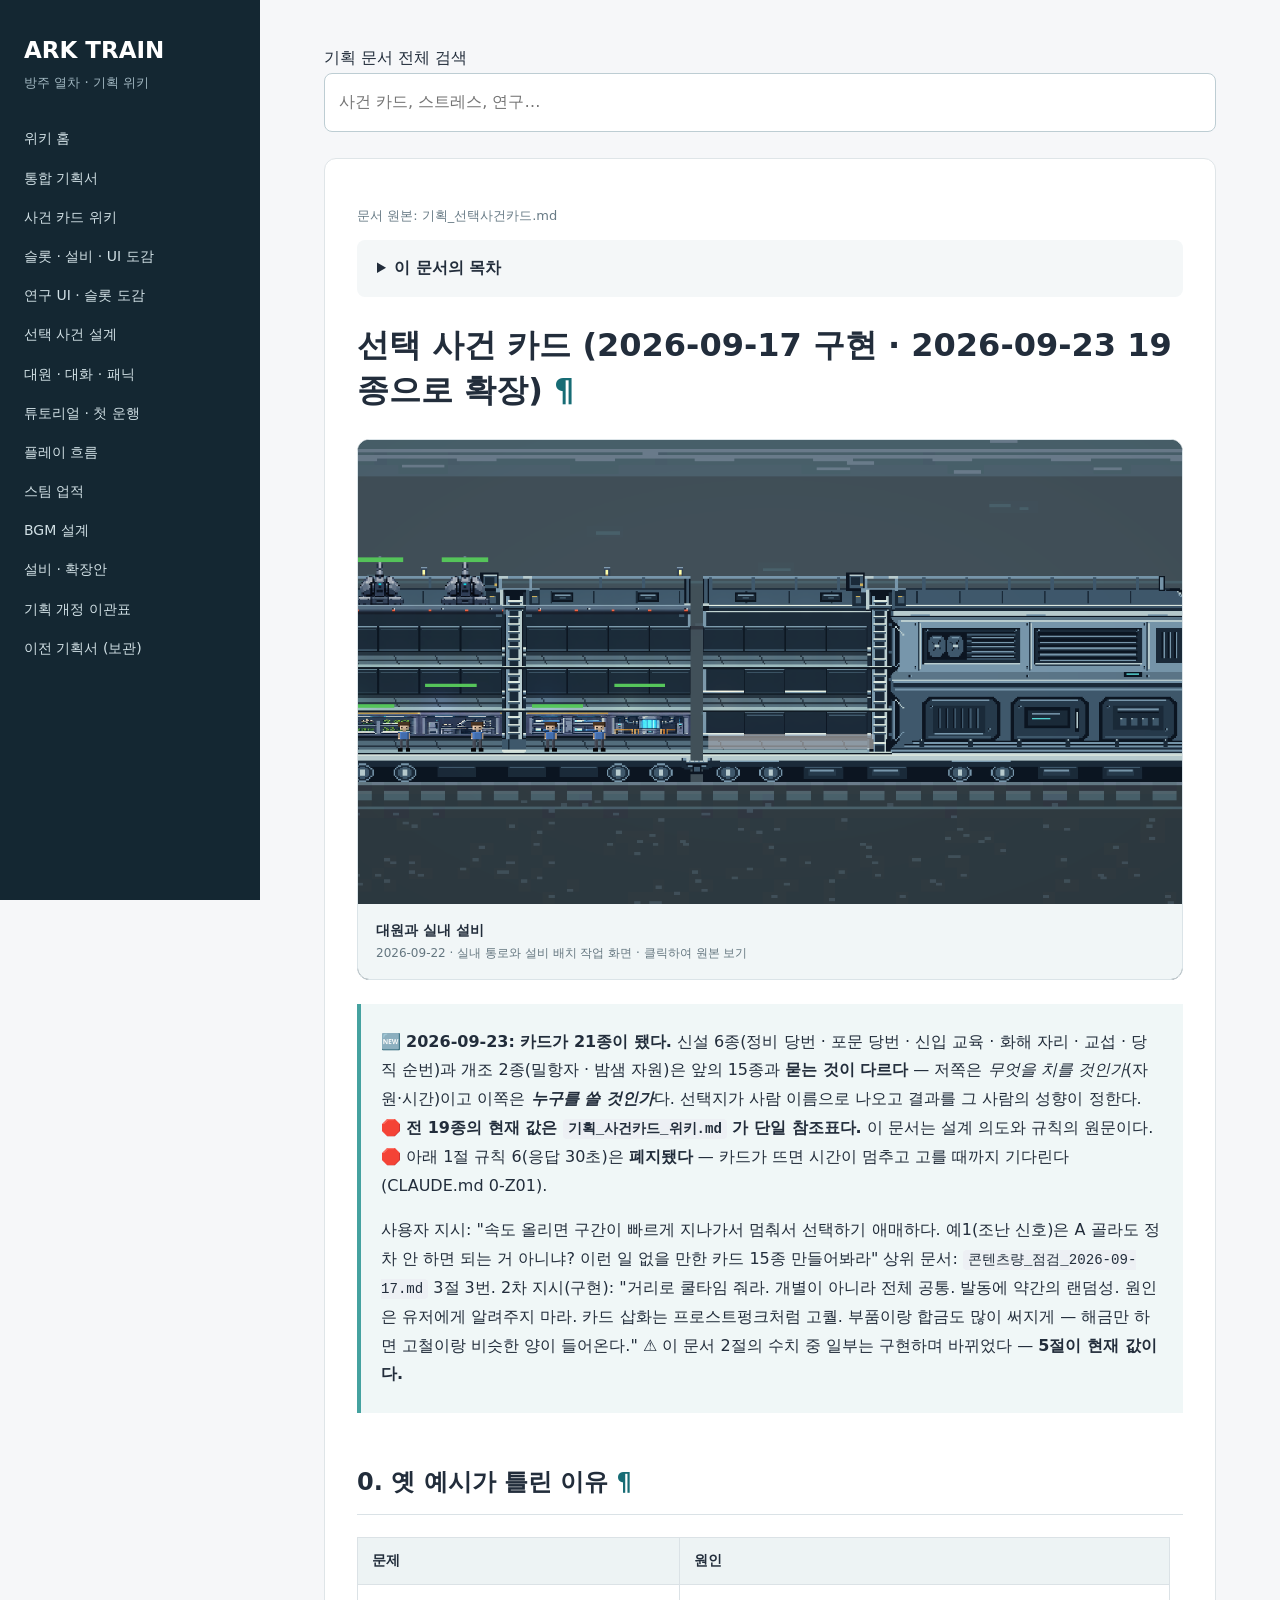
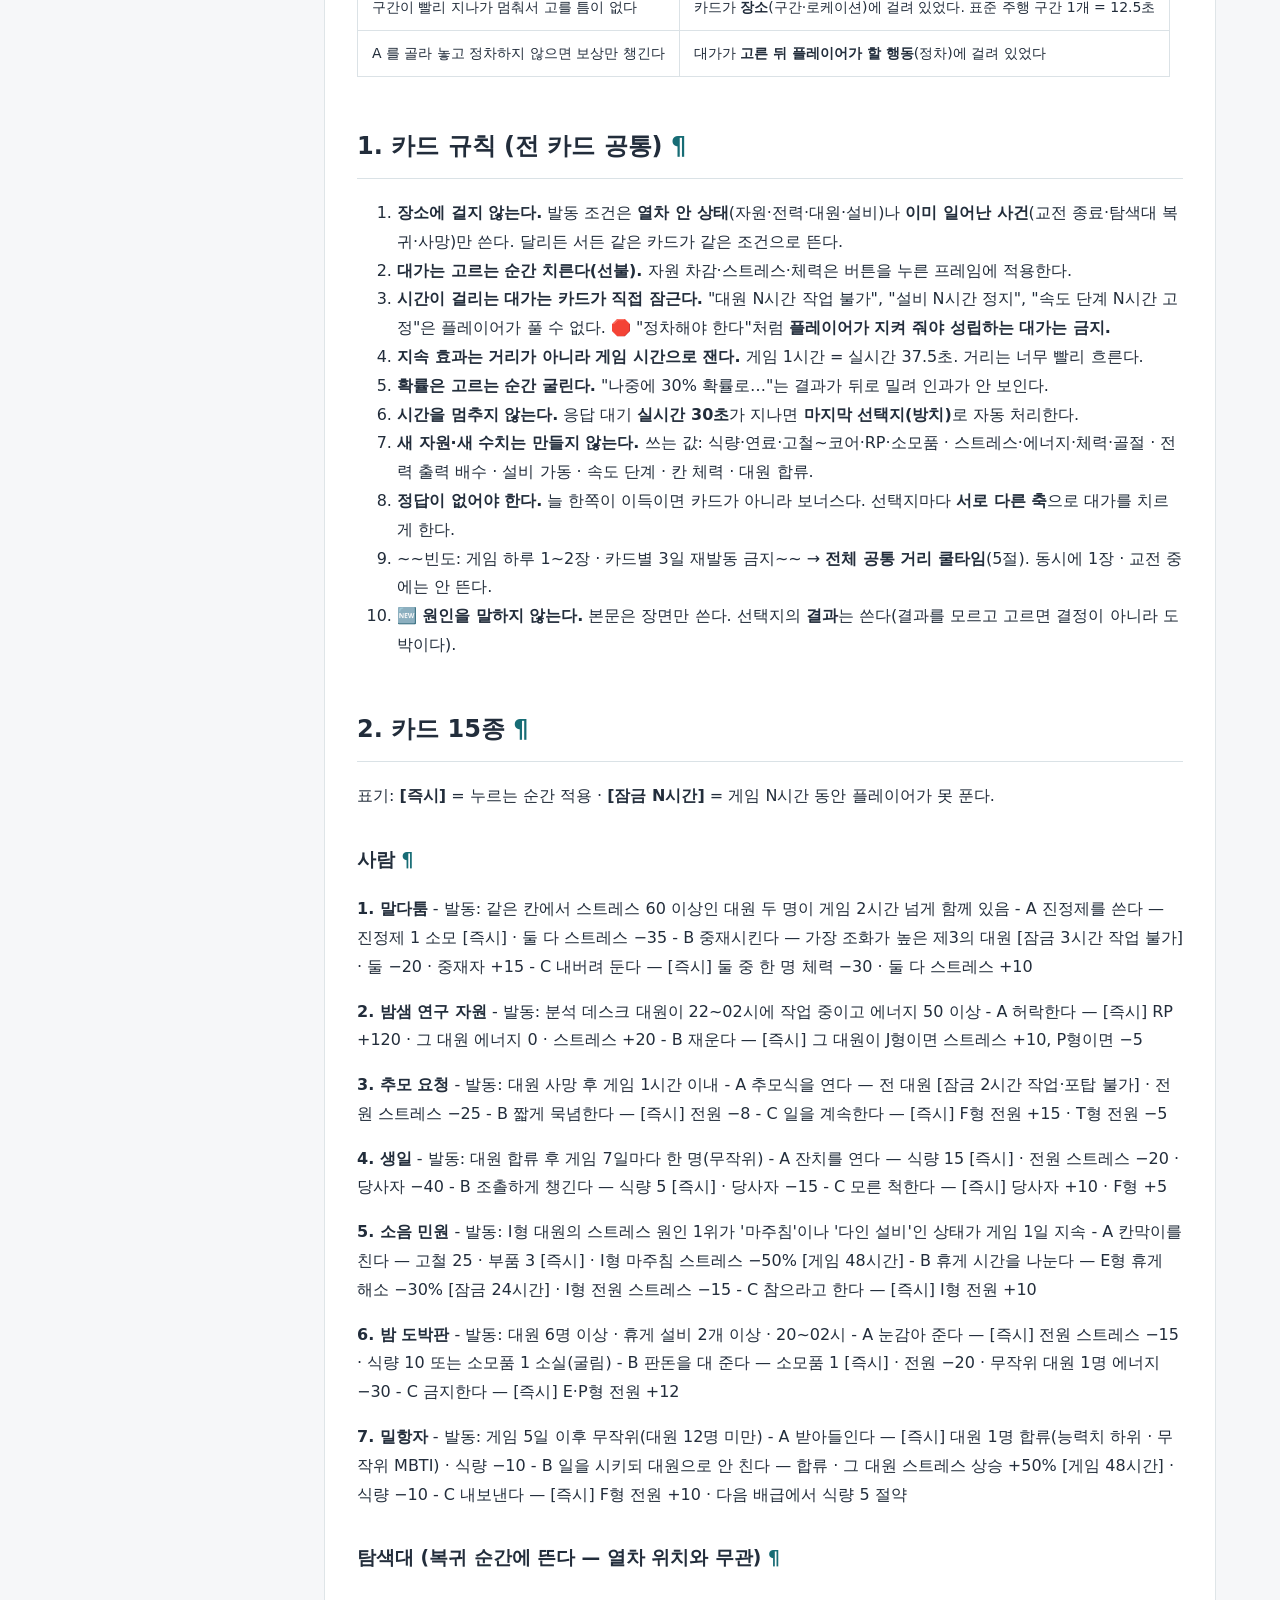
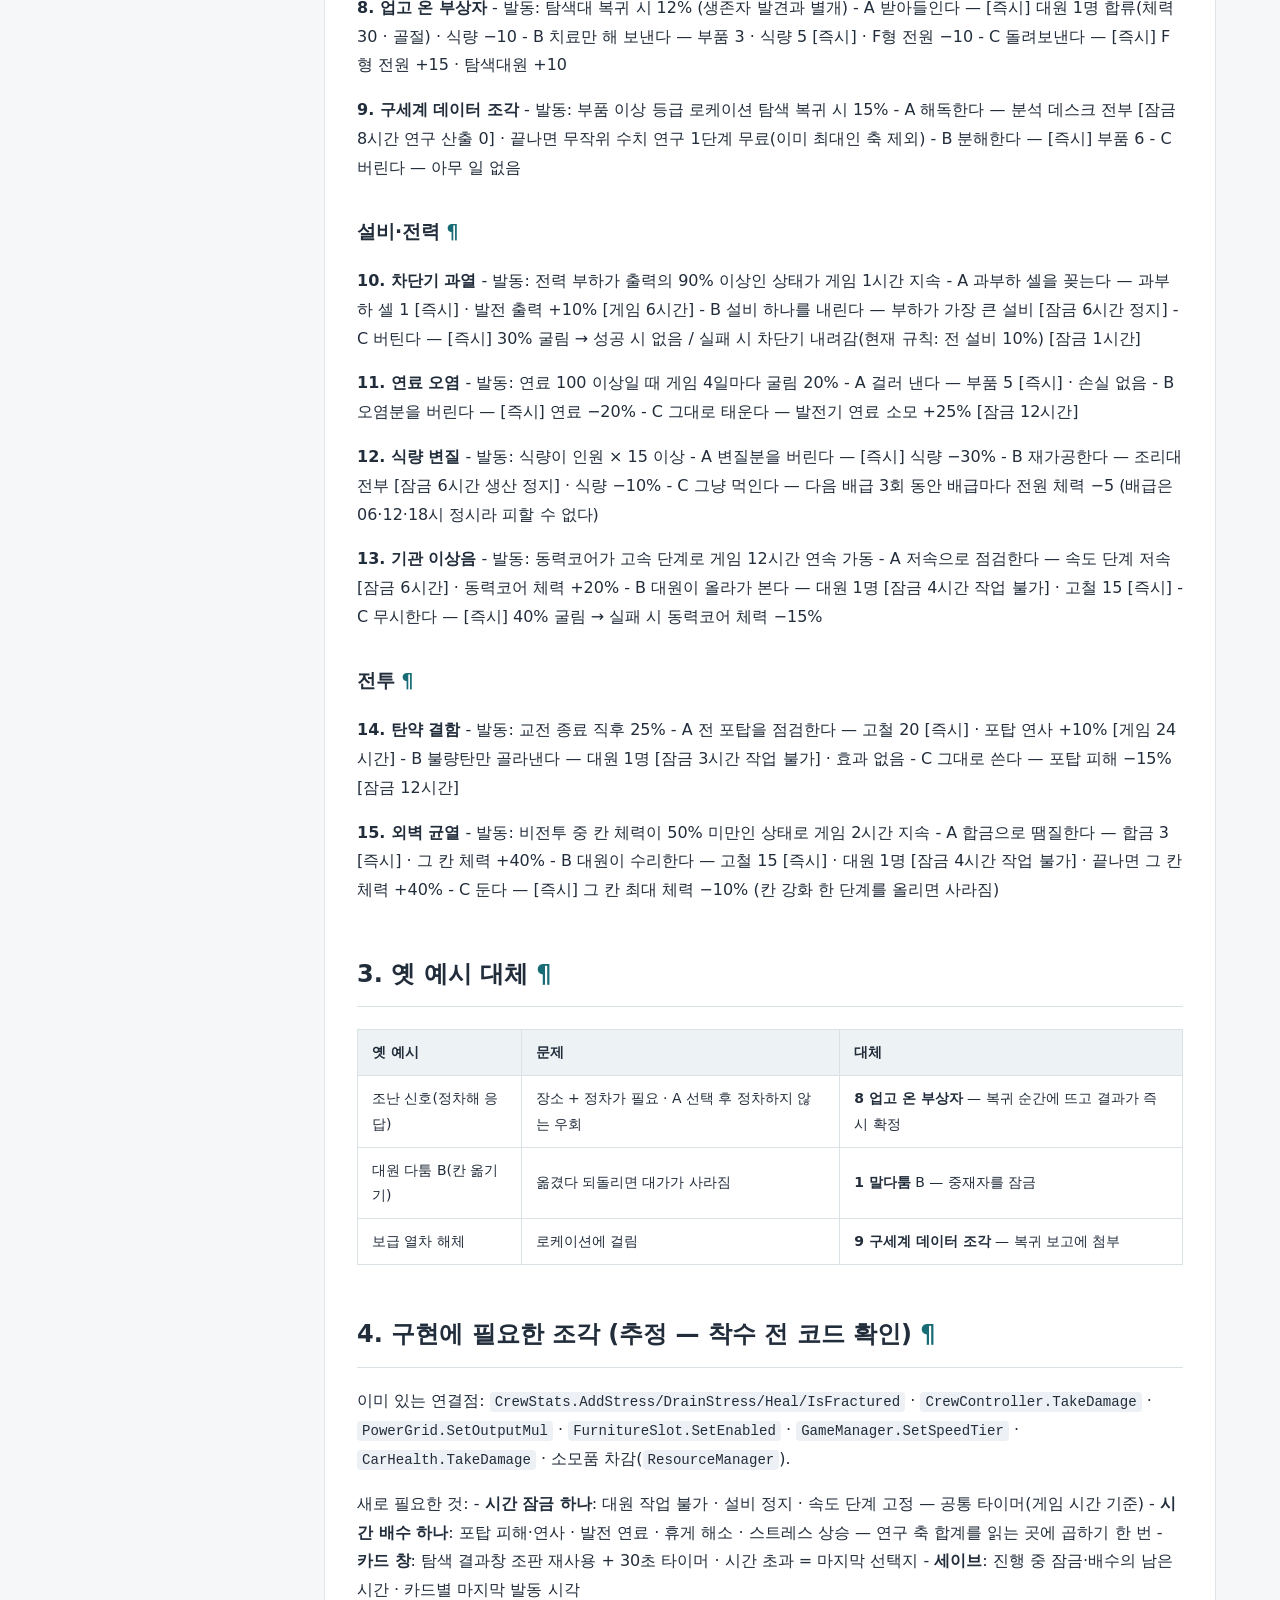
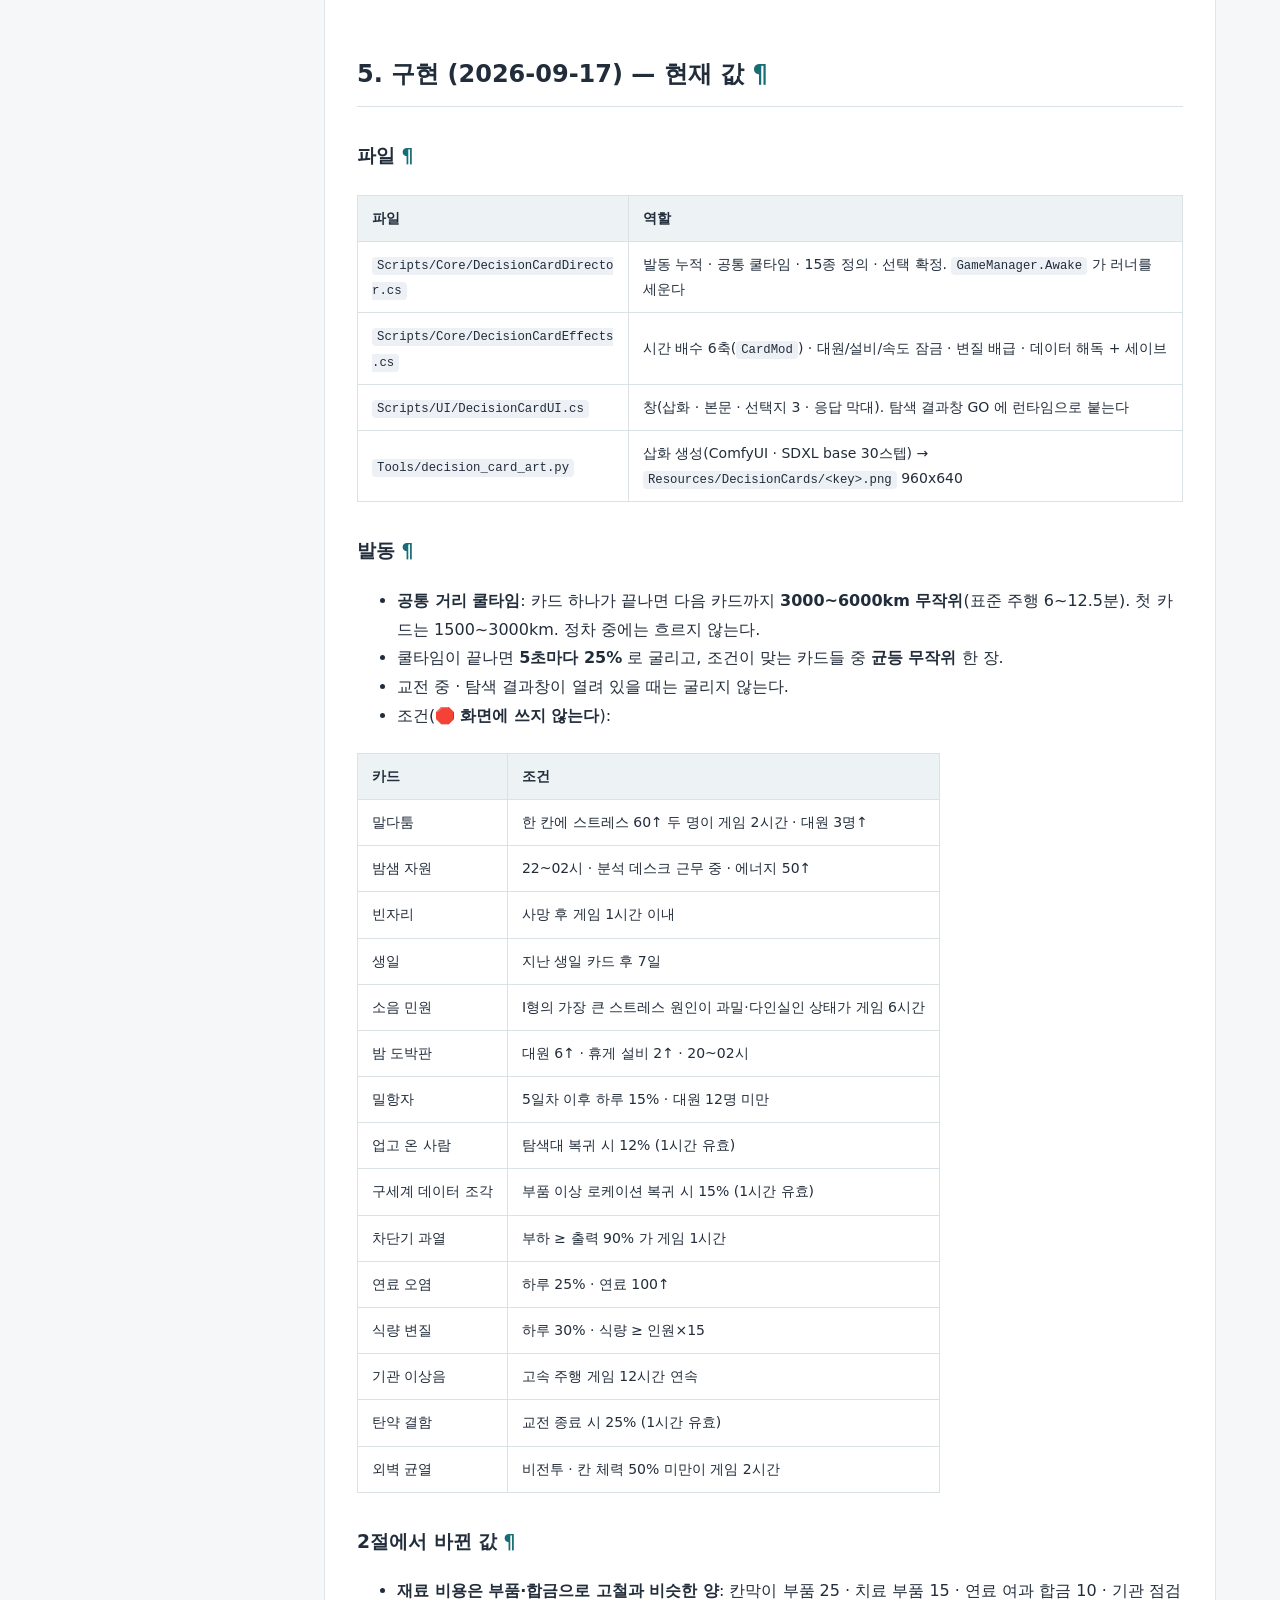
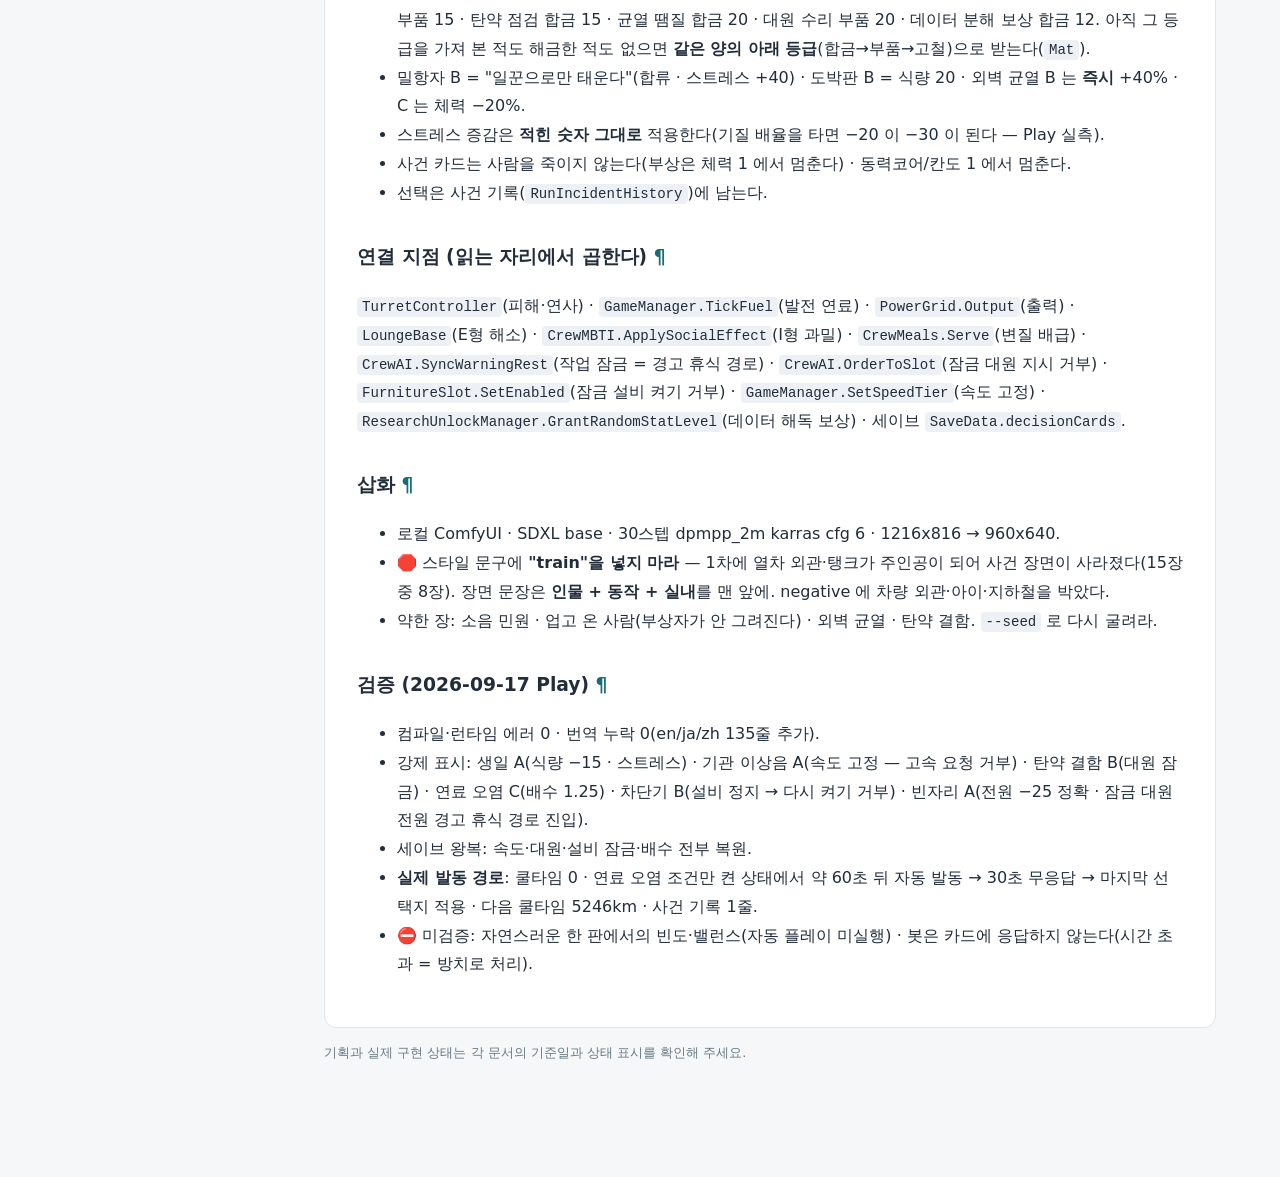
<file: choices.html>
<!doctype html><html lang="ko"><head><meta charset="utf-8"><meta name="viewport" content="width=device-width,initial-scale=1"><title>선택 사건 설계 · 방주 열차 기획 위키</title><link rel="stylesheet" href="style.css"><script defer src="search.js"></script></head><body><aside><strong>ARK TRAIN</strong><small>방주 열차 · 기획 위키</small><nav aria-label="문서 메뉴"><a href="index.html">위키 홈</a><a href="design.html">통합 기획서</a><a href="events.html">사건 카드 위키</a><a href="slots.html">슬롯 · 설비 · UI 도감</a><a href="research-atlas.html">연구 UI · 슬롯 도감</a><a href="choices.html">선택 사건 설계</a><a href="crew.html">대원 · 대화 · 패닉</a><a href="tutorial.html">튜토리얼 · 첫 운행</a><a href="flow.html">플레이 흐름</a><a href="achievements.html">스팀 업적</a><a href="music.html">BGM 설계</a><a href="facilities.html">설비 · 확장안</a><a href="migration.html">기획 개정 이관표</a><a href="archive.html">이전 기획서 (보관)</a></nav></aside><main><label for="search">기획 문서 전체 검색</label><input id="search" type="search" placeholder="사건 카드, 스트레스, 연구…" autocomplete="off"><div id="results" aria-live="polite"></div><article><p class="meta">문서 원본: 기획_선택사건카드.md</p><details><summary>이 문서의 목차</summary><div class="toc">
<ul>
<li><a href="#2026-09-17-2026-09-23-19">선택 사건 카드 (2026-09-17 구현 · 2026-09-23 19종으로 확장)</a><ul>
<li><a href="#0">0. 옛 예시가 틀린 이유</a></li>
<li><a href="#1">1. 카드 규칙 (전 카드 공통)</a></li>
<li><a href="#2-15">2. 카드 15종</a><ul>
<li><a href="#_1">사람</a></li>
<li><a href="#_2">탐색대 (복귀 순간에 뜬다 — 열차 위치와 무관)</a></li>
<li><a href="#_3">설비·전력</a></li>
<li><a href="#_4">전투</a></li>
</ul>
</li>
<li><a href="#3">3. 옛 예시 대체</a></li>
<li><a href="#4">4. 구현에 필요한 조각 (추정 — 착수 전 코드 확인)</a></li>
<li><a href="#5-2026-09-17">5. 구현 (2026-09-17) — 현재 값</a><ul>
<li><a href="#_5">파일</a></li>
<li><a href="#_6">발동</a></li>
<li><a href="#2">2절에서 바뀐 값</a></li>
<li><a href="#_7">연결 지점 (읽는 자리에서 곱한다)</a></li>
<li><a href="#_8">삽화</a></li>
<li><a href="#2026-09-17-play">검증 (2026-09-17 Play)</a></li>
</ul>
</li>
</ul>
</li>
</ul>
</div>
</details><h1 id="2026-09-17-2026-09-23-19">선택 사건 카드 (2026-09-17 구현 · 2026-09-23 19종으로 확장)<a class="headerlink" href="#2026-09-17-2026-09-23-19" title="Permanent link"> ¶</a></h1><figure><a href="images/rooms.png" target="_blank" rel="noopener" aria-label="대원과 실내 설비 원본 보기"><img src="images/rooms.png" width="1202" height="676" loading="eager" decoding="async" alt="대원과 실내 설비"></a><figcaption><strong>대원과 실내 설비</strong><span>2026-09-22 · 실내 통로와 설비 배치 작업 화면 · 클릭하여 원본 보기</span></figcaption></figure>
<blockquote>
<p>🆕 <strong>2026-09-23: 카드가 21종이 됐다.</strong> 신설 6종(정비 당번 · 포문 당번 · 신입 교육 · 화해 자리 ·
교섭 · 당직 순번)과 개조 2종(밀항자 · 밤샘 자원)은
앞의 15종과 <strong>묻는 것이 다르다</strong> — 저쪽은 <em>무엇을 치를 것인가</em>(자원·시간)이고 이쪽은
<strong><em>누구를 쓸 것인가</em></strong>다. 선택지가 사람 이름으로 나오고 결과를 그 사람의 성향이 정한다.
🛑 <strong>전 19종의 현재 값은 <code>기획_사건카드_위키.md</code> 가 단일 참조표다.</strong> 이 문서는 설계 의도와 규칙의 원문이다.
🛑 아래 1절 규칙 6(응답 30초)은 <strong>폐지됐다</strong> — 카드가 뜨면 시간이 멈추고 고를 때까지 기다린다(CLAUDE.md 0-Z01).</p>
<p>사용자 지시: "속도 올리면 구간이 빠르게 지나가서 멈춰서 선택하기 애매하다. 예1(조난 신호)은 A 골라도
정차 안 하면 되는 거 아니냐? 이런 일 없을 만한 카드 15종 만들어봐라"
상위 문서: <code>콘텐츠량_점검_2026-09-17.md</code> 3절 3번.
2차 지시(구현): "거리로 쿨타임 줘라. 개별이 아니라 전체 공통. 발동에 약간의 랜덤성. 원인은 유저에게 알려주지 마라.
카드 삽화는 프로스트펑크처럼 고퀄. 부품이랑 합금도 많이 써지게 — 해금만 하면 고철이랑 비슷한 양이 들어온다."
⚠️ 이 문서 2절의 수치 중 일부는 구현하며 바뀌었다 — <strong>5절이 현재 값이다.</strong></p>
</blockquote>
<h2 id="0">0. 옛 예시가 틀린 이유<a class="headerlink" href="#0" title="Permanent link"> ¶</a></h2>
<table>
<thead>
<tr>
<th>문제</th>
<th>원인</th>
</tr>
</thead>
<tbody>
<tr>
<td>구간이 빨리 지나가 멈춰서 고를 틈이 없다</td>
<td>카드가 <strong>장소</strong>(구간·로케이션)에 걸려 있었다. 표준 주행 구간 1개 = 12.5초</td>
</tr>
<tr>
<td>A 를 골라 놓고 정차하지 않으면 보상만 챙긴다</td>
<td>대가가 <strong>고른 뒤 플레이어가 할 행동</strong>(정차)에 걸려 있었다</td>
</tr>
</tbody>
</table>
<h2 id="1">1. 카드 규칙 (전 카드 공통)<a class="headerlink" href="#1" title="Permanent link"> ¶</a></h2>
<ol>
<li><strong>장소에 걸지 않는다.</strong> 발동 조건은 <strong>열차 안 상태</strong>(자원·전력·대원·설비)나 <strong>이미 일어난 사건</strong>(교전 종료·탐색대 복귀·사망)만 쓴다.
   달리든 서든 같은 카드가 같은 조건으로 뜬다.</li>
<li><strong>대가는 고르는 순간 치른다(선불).</strong> 자원 차감·스트레스·체력은 버튼을 누른 프레임에 적용한다.</li>
<li><strong>시간이 걸리는 대가는 카드가 직접 잠근다.</strong> "대원 N시간 작업 불가", "설비 N시간 정지", "속도 단계 N시간 고정"은
   플레이어가 풀 수 없다. 🛑 "정차해야 한다"처럼 <strong>플레이어가 지켜 줘야 성립하는 대가는 금지.</strong></li>
<li><strong>지속 효과는 거리가 아니라 게임 시간으로 잰다.</strong> 게임 1시간 = 실시간 37.5초. 거리는 너무 빨리 흐른다.</li>
<li><strong>확률은 고르는 순간 굴린다.</strong> "나중에 30% 확률로…"는 결과가 뒤로 밀려 인과가 안 보인다.</li>
<li><strong>시간을 멈추지 않는다.</strong> 응답 대기 <strong>실시간 30초</strong>가 지나면 <strong>마지막 선택지(방치)</strong>로 자동 처리한다.</li>
<li><strong>새 자원·새 수치는 만들지 않는다.</strong> 쓰는 값: 식량·연료·고철~코어·RP·소모품 · 스트레스·에너지·체력·골절 ·
   전력 출력 배수 · 설비 가동 · 속도 단계 · 칸 체력 · 대원 합류.</li>
<li><strong>정답이 없어야 한다.</strong> 늘 한쪽이 이득이면 카드가 아니라 보너스다. 선택지마다 <strong>서로 다른 축</strong>으로 대가를 치르게 한다.</li>
<li>~~빈도: 게임 하루 1~2장 · 카드별 3일 재발동 금지~~ → <strong>전체 공통 거리 쿨타임</strong>(5절). 동시에 1장 · 교전 중에는 안 뜬다.</li>
<li>🆕 <strong>원인을 말하지 않는다.</strong> 본문은 장면만 쓴다. 선택지의 <strong>결과</strong>는 쓴다(결과를 모르고 고르면 결정이 아니라 도박이다).</li>
</ol>
<h2 id="2-15">2. 카드 15종<a class="headerlink" href="#2-15" title="Permanent link"> ¶</a></h2>
<p>표기: <strong>[즉시]</strong> = 누르는 순간 적용 · <strong>[잠금 N시간]</strong> = 게임 N시간 동안 플레이어가 못 푼다.</p>
<h3 id="_1">사람<a class="headerlink" href="#_1" title="Permanent link"> ¶</a></h3>
<p><strong>1. 말다툼</strong>
- 발동: 같은 칸에서 스트레스 60 이상인 대원 두 명이 게임 2시간 넘게 함께 있음
- A 진정제를 쓴다 — 진정제 1 소모 [즉시] · 둘 다 스트레스 −35
- B 중재시킨다 — 가장 조화가 높은 제3의 대원 [잠금 3시간 작업 불가] · 둘 −20 · 중재자 +15
- C 내버려 둔다 — [즉시] 둘 중 한 명 체력 −30 · 둘 다 스트레스 +10</p>
<p><strong>2. 밤샘 연구 자원</strong>
- 발동: 분석 데스크 대원이 22~02시에 작업 중이고 에너지 50 이상
- A 허락한다 — [즉시] RP +120 · 그 대원 에너지 0 · 스트레스 +20
- B 재운다 — [즉시] 그 대원이 J형이면 스트레스 +10, P형이면 −5</p>
<p><strong>3. 추모 요청</strong>
- 발동: 대원 사망 후 게임 1시간 이내
- A 추모식을 연다 — 전 대원 [잠금 2시간 작업·포탑 불가] · 전원 스트레스 −25
- B 짧게 묵념한다 — [즉시] 전원 −8
- C 일을 계속한다 — [즉시] F형 전원 +15 · T형 전원 −5</p>
<p><strong>4. 생일</strong>
- 발동: 대원 합류 후 게임 7일마다 한 명(무작위)
- A 잔치를 연다 — 식량 15 [즉시] · 전원 스트레스 −20 · 당사자 −40
- B 조촐하게 챙긴다 — 식량 5 [즉시] · 당사자 −15
- C 모른 척한다 — [즉시] 당사자 +10 · F형 +5</p>
<p><strong>5. 소음 민원</strong>
- 발동: I형 대원의 스트레스 원인 1위가 '마주침'이나 '다인 설비'인 상태가 게임 1일 지속
- A 칸막이를 친다 — 고철 25 · 부품 3 [즉시] · I형 마주침 스트레스 −50% [게임 48시간]
- B 휴게 시간을 나눈다 — E형 휴게 해소 −30% [잠금 24시간] · I형 전원 스트레스 −15
- C 참으라고 한다 — [즉시] I형 전원 +10</p>
<p><strong>6. 밤 도박판</strong>
- 발동: 대원 6명 이상 · 휴게 설비 2개 이상 · 20~02시
- A 눈감아 준다 — [즉시] 전원 스트레스 −15 · 식량 10 또는 소모품 1 소실(굴림)
- B 판돈을 대 준다 — 소모품 1 [즉시] · 전원 −20 · 무작위 대원 1명 에너지 −30
- C 금지한다 — [즉시] E·P형 전원 +12</p>
<p><strong>7. 밀항자</strong>
- 발동: 게임 5일 이후 무작위(대원 12명 미만)
- A 받아들인다 — [즉시] 대원 1명 합류(능력치 하위 · 무작위 MBTI) · 식량 −10
- B 일을 시키되 대원으로 안 친다 — 합류 · 그 대원 스트레스 상승 +50% [게임 48시간] · 식량 −10
- C 내보낸다 — [즉시] F형 전원 +10 · 다음 배급에서 식량 5 절약</p>
<h3 id="_2">탐색대 (복귀 순간에 뜬다 — 열차 위치와 무관)<a class="headerlink" href="#_2" title="Permanent link"> ¶</a></h3>
<p><strong>8. 업고 온 부상자</strong>
- 발동: 탐색대 복귀 시 12% (생존자 발견과 별개)
- A 받아들인다 — [즉시] 대원 1명 합류(체력 30 · 골절) · 식량 −10
- B 치료만 해 보낸다 — 부품 3 · 식량 5 [즉시] · F형 전원 −10
- C 돌려보낸다 — [즉시] F형 전원 +15 · 탐색대원 +10</p>
<p><strong>9. 구세계 데이터 조각</strong>
- 발동: 부품 이상 등급 로케이션 탐색 복귀 시 15%
- A 해독한다 — 분석 데스크 전부 [잠금 8시간 연구 산출 0] · 끝나면 무작위 수치 연구 1단계 무료(이미 최대인 축 제외)
- B 분해한다 — [즉시] 부품 6
- C 버린다 — 아무 일 없음</p>
<h3 id="_3">설비·전력<a class="headerlink" href="#_3" title="Permanent link"> ¶</a></h3>
<p><strong>10. 차단기 과열</strong>
- 발동: 전력 부하가 출력의 90% 이상인 상태가 게임 1시간 지속
- A 과부하 셀을 꽂는다 — 과부하 셀 1 [즉시] · 발전 출력 +10% [게임 6시간]
- B 설비 하나를 내린다 — 부하가 가장 큰 설비 [잠금 6시간 정지]
- C 버틴다 — [즉시] 30% 굴림 → 성공 시 없음 / 실패 시 차단기 내려감(현재 규칙: 전 설비 10%) [잠금 1시간]</p>
<p><strong>11. 연료 오염</strong>
- 발동: 연료 100 이상일 때 게임 4일마다 굴림 20%
- A 걸러 낸다 — 부품 5 [즉시] · 손실 없음
- B 오염분을 버린다 — [즉시] 연료 −20%
- C 그대로 태운다 — 발전기 연료 소모 +25% [잠금 12시간]</p>
<p><strong>12. 식량 변질</strong>
- 발동: 식량이 인원 × 15 이상
- A 변질분을 버린다 — [즉시] 식량 −30%
- B 재가공한다 — 조리대 전부 [잠금 6시간 생산 정지] · 식량 −10%
- C 그냥 먹인다 — 다음 배급 3회 동안 배급마다 전원 체력 −5 (배급은 06·12·18시 정시라 피할 수 없다)</p>
<p><strong>13. 기관 이상음</strong>
- 발동: 동력코어가 고속 단계로 게임 12시간 연속 가동
- A 저속으로 점검한다 — 속도 단계 저속 [잠금 6시간] · 동력코어 체력 +20%
- B 대원이 올라가 본다 — 대원 1명 [잠금 4시간 작업 불가] · 고철 15 [즉시]
- C 무시한다 — [즉시] 40% 굴림 → 실패 시 동력코어 체력 −15%</p>
<h3 id="_4">전투<a class="headerlink" href="#_4" title="Permanent link"> ¶</a></h3>
<p><strong>14. 탄약 결함</strong>
- 발동: 교전 종료 직후 25%
- A 전 포탑을 점검한다 — 고철 20 [즉시] · 포탑 연사 +10% [게임 24시간]
- B 불량탄만 골라낸다 — 대원 1명 [잠금 3시간 작업 불가] · 효과 없음
- C 그대로 쓴다 — 포탑 피해 −15% [잠금 12시간]</p>
<p><strong>15. 외벽 균열</strong>
- 발동: 비전투 중 칸 체력이 50% 미만인 상태로 게임 2시간 지속
- A 합금으로 땜질한다 — 합금 3 [즉시] · 그 칸 체력 +40%
- B 대원이 수리한다 — 고철 15 [즉시] · 대원 1명 [잠금 4시간 작업 불가] · 끝나면 그 칸 체력 +40%
- C 둔다 — [즉시] 그 칸 최대 체력 −10% (칸 강화 한 단계를 올리면 사라짐)</p>
<h2 id="3">3. 옛 예시 대체<a class="headerlink" href="#3" title="Permanent link"> ¶</a></h2>
<table>
<thead>
<tr>
<th>옛 예시</th>
<th>문제</th>
<th>대체</th>
</tr>
</thead>
<tbody>
<tr>
<td>조난 신호(정차해 응답)</td>
<td>장소 + 정차가 필요 · A 선택 후 정차하지 않는 우회</td>
<td><strong>8 업고 온 부상자</strong> — 복귀 순간에 뜨고 결과가 즉시 확정</td>
</tr>
<tr>
<td>대원 다툼 B(칸 옮기기)</td>
<td>옮겼다 되돌리면 대가가 사라짐</td>
<td><strong>1 말다툼</strong> B — 중재자를 잠금</td>
</tr>
<tr>
<td>보급 열차 해체</td>
<td>로케이션에 걸림</td>
<td><strong>9 구세계 데이터 조각</strong> — 복귀 보고에 첨부</td>
</tr>
</tbody>
</table>
<h2 id="4">4. 구현에 필요한 조각 (추정 — 착수 전 코드 확인)<a class="headerlink" href="#4" title="Permanent link"> ¶</a></h2>
<p>이미 있는 연결점: <code>CrewStats.AddStress/DrainStress/Heal/IsFractured</code> · <code>CrewController.TakeDamage</code> ·
<code>PowerGrid.SetOutputMul</code> · <code>FurnitureSlot.SetEnabled</code> · <code>GameManager.SetSpeedTier</code> · <code>CarHealth.TakeDamage</code> · 소모품 차감(<code>ResourceManager</code>).</p>
<p>새로 필요한 것:
- <strong>시간 잠금 하나</strong>: 대원 작업 불가 · 설비 정지 · 속도 단계 고정 — 공통 타이머(게임 시간 기준)
- <strong>시간 배수 하나</strong>: 포탑 피해·연사 · 발전 연료 · 휴게 해소 · 스트레스 상승 — 연구 축 합계를 읽는 곳에 곱하기 한 번
- <strong>카드 창</strong>: 탐색 결과창 조판 재사용 + 30초 타이머 · 시간 초과 = 마지막 선택지
- <strong>세이브</strong>: 진행 중 잠금·배수의 남은 시간 · 카드별 마지막 발동 시각</p>
<h2 id="5-2026-09-17">5. 구현 (2026-09-17) — 현재 값<a class="headerlink" href="#5-2026-09-17" title="Permanent link"> ¶</a></h2>
<h3 id="_5">파일<a class="headerlink" href="#_5" title="Permanent link"> ¶</a></h3>
<table>
<thead>
<tr>
<th>파일</th>
<th>역할</th>
</tr>
</thead>
<tbody>
<tr>
<td><code>Scripts/Core/DecisionCardDirector.cs</code></td>
<td>발동 누적 · 공통 쿨타임 · 15종 정의 · 선택 확정. <code>GameManager.Awake</code> 가 러너를 세운다</td>
</tr>
<tr>
<td><code>Scripts/Core/DecisionCardEffects.cs</code></td>
<td>시간 배수 6축(<code>CardMod</code>) · 대원/설비/속도 잠금 · 변질 배급 · 데이터 해독 + 세이브</td>
</tr>
<tr>
<td><code>Scripts/UI/DecisionCardUI.cs</code></td>
<td>창(삽화 · 본문 · 선택지 3 · 응답 막대). 탐색 결과창 GO 에 런타임으로 붙는다</td>
</tr>
<tr>
<td><code>Tools/decision_card_art.py</code></td>
<td>삽화 생성(ComfyUI · SDXL base 30스텝) → <code>Resources/DecisionCards/&lt;key&gt;.png</code> 960x640</td>
</tr>
</tbody>
</table>
<h3 id="_6">발동<a class="headerlink" href="#_6" title="Permanent link"> ¶</a></h3>
<ul>
<li><strong>공통 거리 쿨타임</strong>: 카드 하나가 끝나면 다음 카드까지 <strong>3000~6000km 무작위</strong>(표준 주행 6~12.5분). 첫 카드는 1500~3000km.
  정차 중에는 흐르지 않는다.</li>
<li>쿨타임이 끝나면 <strong>5초마다 25%</strong> 로 굴리고, 조건이 맞는 카드들 중 <strong>균등 무작위</strong> 한 장.</li>
<li>교전 중 · 탐색 결과창이 열려 있을 때는 굴리지 않는다.</li>
<li>조건(🛑 <strong>화면에 쓰지 않는다</strong>):</li>
</ul>
<table>
<thead>
<tr>
<th>카드</th>
<th>조건</th>
</tr>
</thead>
<tbody>
<tr>
<td>말다툼</td>
<td>한 칸에 스트레스 60↑ 두 명이 게임 2시간 · 대원 3명↑</td>
</tr>
<tr>
<td>밤샘 자원</td>
<td>22~02시 · 분석 데스크 근무 중 · 에너지 50↑</td>
</tr>
<tr>
<td>빈자리</td>
<td>사망 후 게임 1시간 이내</td>
</tr>
<tr>
<td>생일</td>
<td>지난 생일 카드 후 7일</td>
</tr>
<tr>
<td>소음 민원</td>
<td>I형의 가장 큰 스트레스 원인이 과밀·다인실인 상태가 게임 6시간</td>
</tr>
<tr>
<td>밤 도박판</td>
<td>대원 6↑ · 휴게 설비 2↑ · 20~02시</td>
</tr>
<tr>
<td>밀항자</td>
<td>5일차 이후 하루 15% · 대원 12명 미만</td>
</tr>
<tr>
<td>업고 온 사람</td>
<td>탐색대 복귀 시 12% (1시간 유효)</td>
</tr>
<tr>
<td>구세계 데이터 조각</td>
<td>부품 이상 로케이션 복귀 시 15% (1시간 유효)</td>
</tr>
<tr>
<td>차단기 과열</td>
<td>부하 ≥ 출력 90% 가 게임 1시간</td>
</tr>
<tr>
<td>연료 오염</td>
<td>하루 25% · 연료 100↑</td>
</tr>
<tr>
<td>식량 변질</td>
<td>하루 30% · 식량 ≥ 인원×15</td>
</tr>
<tr>
<td>기관 이상음</td>
<td>고속 주행 게임 12시간 연속</td>
</tr>
<tr>
<td>탄약 결함</td>
<td>교전 종료 시 25% (1시간 유효)</td>
</tr>
<tr>
<td>외벽 균열</td>
<td>비전투 · 칸 체력 50% 미만이 게임 2시간</td>
</tr>
</tbody>
</table>
<h3 id="2">2절에서 바뀐 값<a class="headerlink" href="#2" title="Permanent link"> ¶</a></h3>
<ul>
<li><strong>재료 비용은 부품·합금으로 고철과 비슷한 양</strong>: 칸막이 부품 25 · 치료 부품 15 · 연료 여과 합금 10 · 기관 점검 부품 15 ·
  탄약 점검 합금 15 · 균열 땜질 합금 20 · 대원 수리 부품 20 · 데이터 분해 보상 합금 12.
  아직 그 등급을 가져 본 적도 해금한 적도 없으면 <strong>같은 양의 아래 등급</strong>(합금→부품→고철)으로 받는다(<code>Mat</code>).</li>
<li>밀항자 B = "일꾼으로만 태운다"(합류 · 스트레스 +40) · 도박판 B = 식량 20 · 외벽 균열 B 는 <strong>즉시</strong> +40% · C 는 체력 −20%.</li>
<li>스트레스 증감은 <strong>적힌 숫자 그대로</strong> 적용한다(기질 배율을 타면 −20 이 −30 이 된다 — Play 실측).</li>
<li>사건 카드는 사람을 죽이지 않는다(부상은 체력 1 에서 멈춘다) · 동력코어/칸도 1 에서 멈춘다.</li>
<li>선택은 사건 기록(<code>RunIncidentHistory</code>)에 남는다.</li>
</ul>
<h3 id="_7">연결 지점 (읽는 자리에서 곱한다)<a class="headerlink" href="#_7" title="Permanent link"> ¶</a></h3>
<p><code>TurretController</code>(피해·연사) · <code>GameManager.TickFuel</code>(발전 연료) · <code>PowerGrid.Output</code>(출력) · <code>LoungeBase</code>(E형 해소) ·
<code>CrewMBTI.ApplySocialEffect</code>(I형 과밀) · <code>CrewMeals.Serve</code>(변질 배급) · <code>CrewAI.SyncWarningRest</code>(작업 잠금 = 경고 휴식 경로) ·
<code>CrewAI.OrderToSlot</code>(잠금 대원 지시 거부) · <code>FurnitureSlot.SetEnabled</code>(잠금 설비 켜기 거부) · <code>GameManager.SetSpeedTier</code>(속도 고정) ·
<code>ResearchUnlockManager.GrantRandomStatLevel</code>(데이터 해독 보상) · 세이브 <code>SaveData.decisionCards</code>.</p>
<h3 id="_8">삽화<a class="headerlink" href="#_8" title="Permanent link"> ¶</a></h3>
<ul>
<li>로컬 ComfyUI · SDXL base · 30스텝 dpmpp_2m karras cfg 6 · 1216x816 → 960x640.</li>
<li>🛑 스타일 문구에 <strong>"train"을 넣지 마라</strong> — 1차에 열차 외관·탱크가 주인공이 되어 사건 장면이 사라졌다(15장 중 8장).
  장면 문장은 <strong>인물 + 동작 + 실내</strong>를 맨 앞에. negative 에 차량 외관·아이·지하철을 박았다.</li>
<li>약한 장: 소음 민원 · 업고 온 사람(부상자가 안 그려진다) · 외벽 균열 · 탄약 결함. <code>--seed</code> 로 다시 굴려라.</li>
</ul>
<h3 id="2026-09-17-play">검증 (2026-09-17 Play)<a class="headerlink" href="#2026-09-17-play" title="Permanent link"> ¶</a></h3>
<ul>
<li>컴파일·런타임 에러 0 · 번역 누락 0(en/ja/zh 135줄 추가).</li>
<li>강제 표시: 생일 A(식량 −15 · 스트레스) · 기관 이상음 A(속도 고정 — 고속 요청 거부) · 탄약 결함 B(대원 잠금) ·
  연료 오염 C(배수 1.25) · 차단기 B(설비 정지 → 다시 켜기 거부) · 빈자리 A(전원 −25 정확 · 잠금 대원 전원 경고 휴식 경로 진입).</li>
<li>세이브 왕복: 속도·대원·설비 잠금·배수 전부 복원.</li>
<li><strong>실제 발동 경로</strong>: 쿨타임 0 · 연료 오염 조건만 켠 상태에서 약 60초 뒤 자동 발동 → 30초 무응답 → 마지막 선택지 적용 ·
  다음 쿨타임 5246km · 사건 기록 1줄.</li>
<li>⛔ 미검증: 자연스러운 한 판에서의 빈도·밸런스(자동 플레이 미실행) · 봇은 카드에 응답하지 않는다(시간 초과 = 방치로 처리).</li>
</ul></article><p class="meta">기획과 실제 구현 상태는 각 문서의 기준일과 상태 표시를 확인해 주세요.</p></main></body></html>
</file>
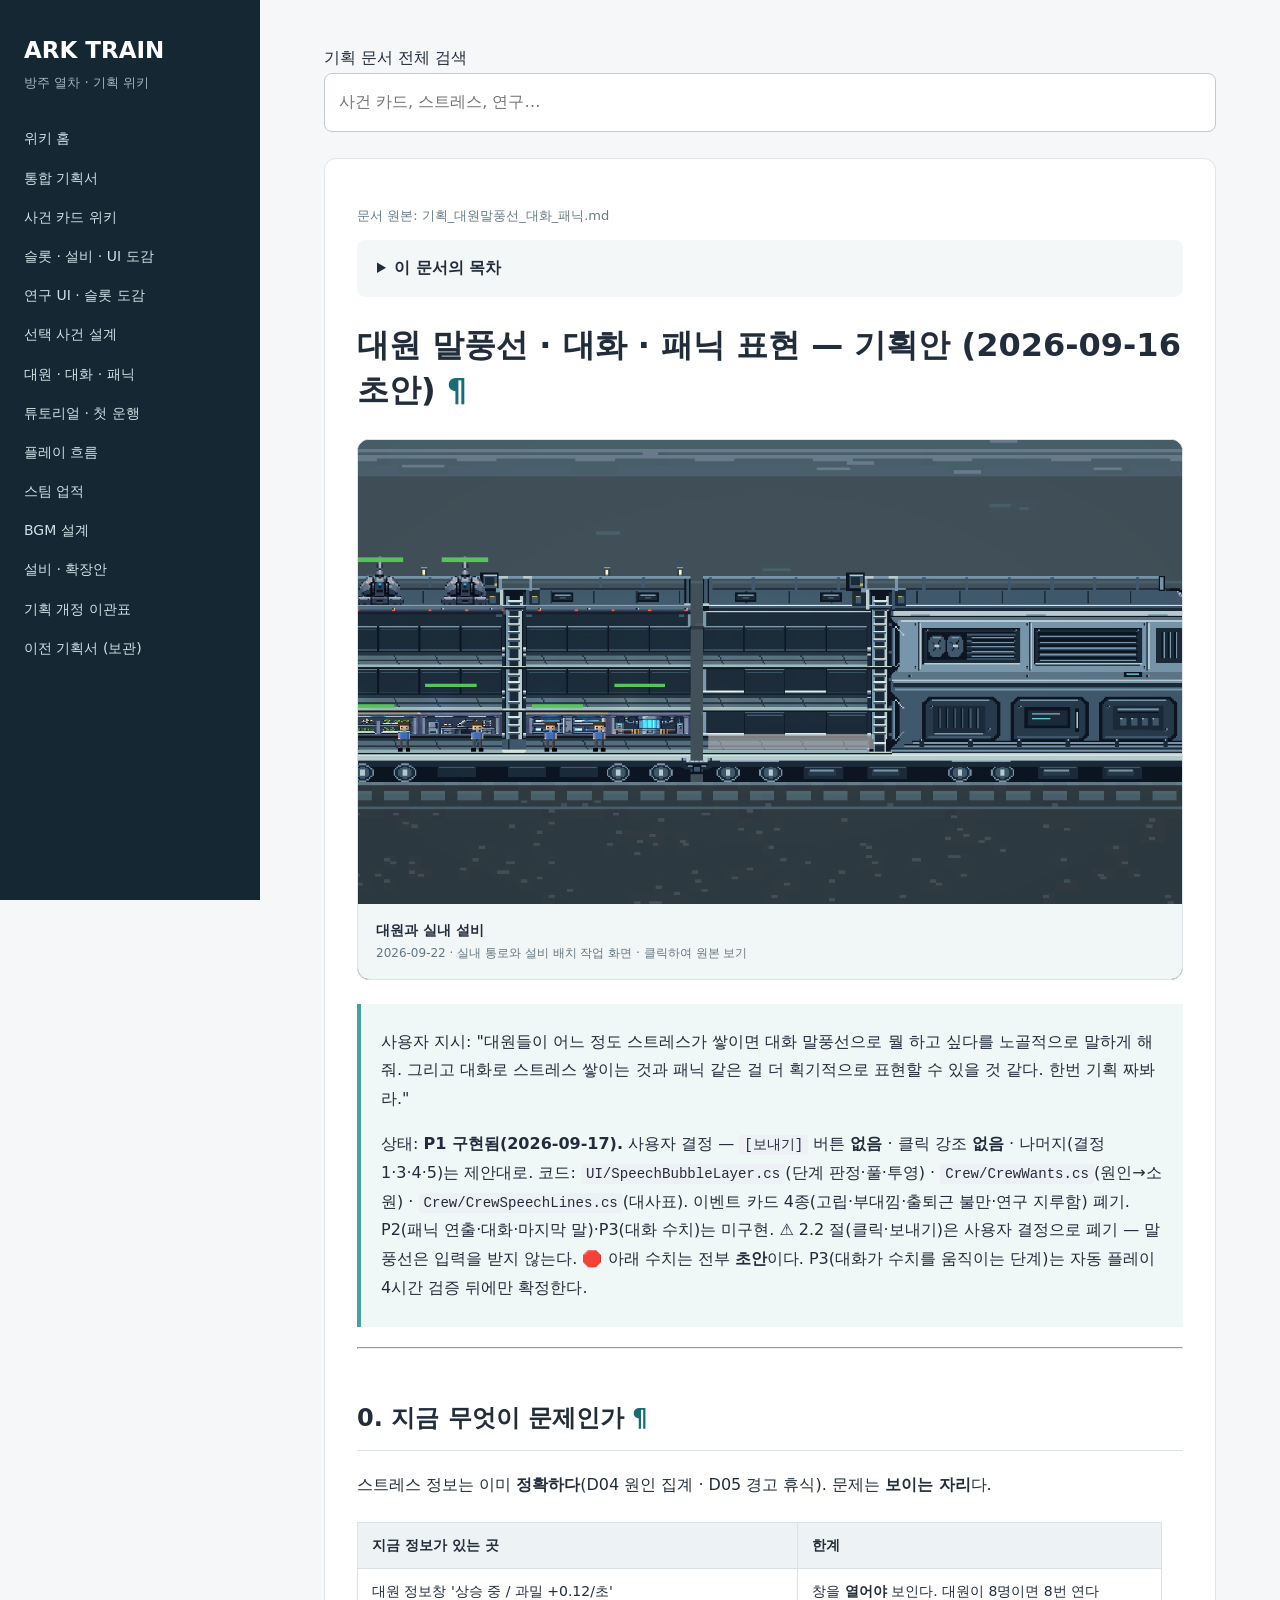
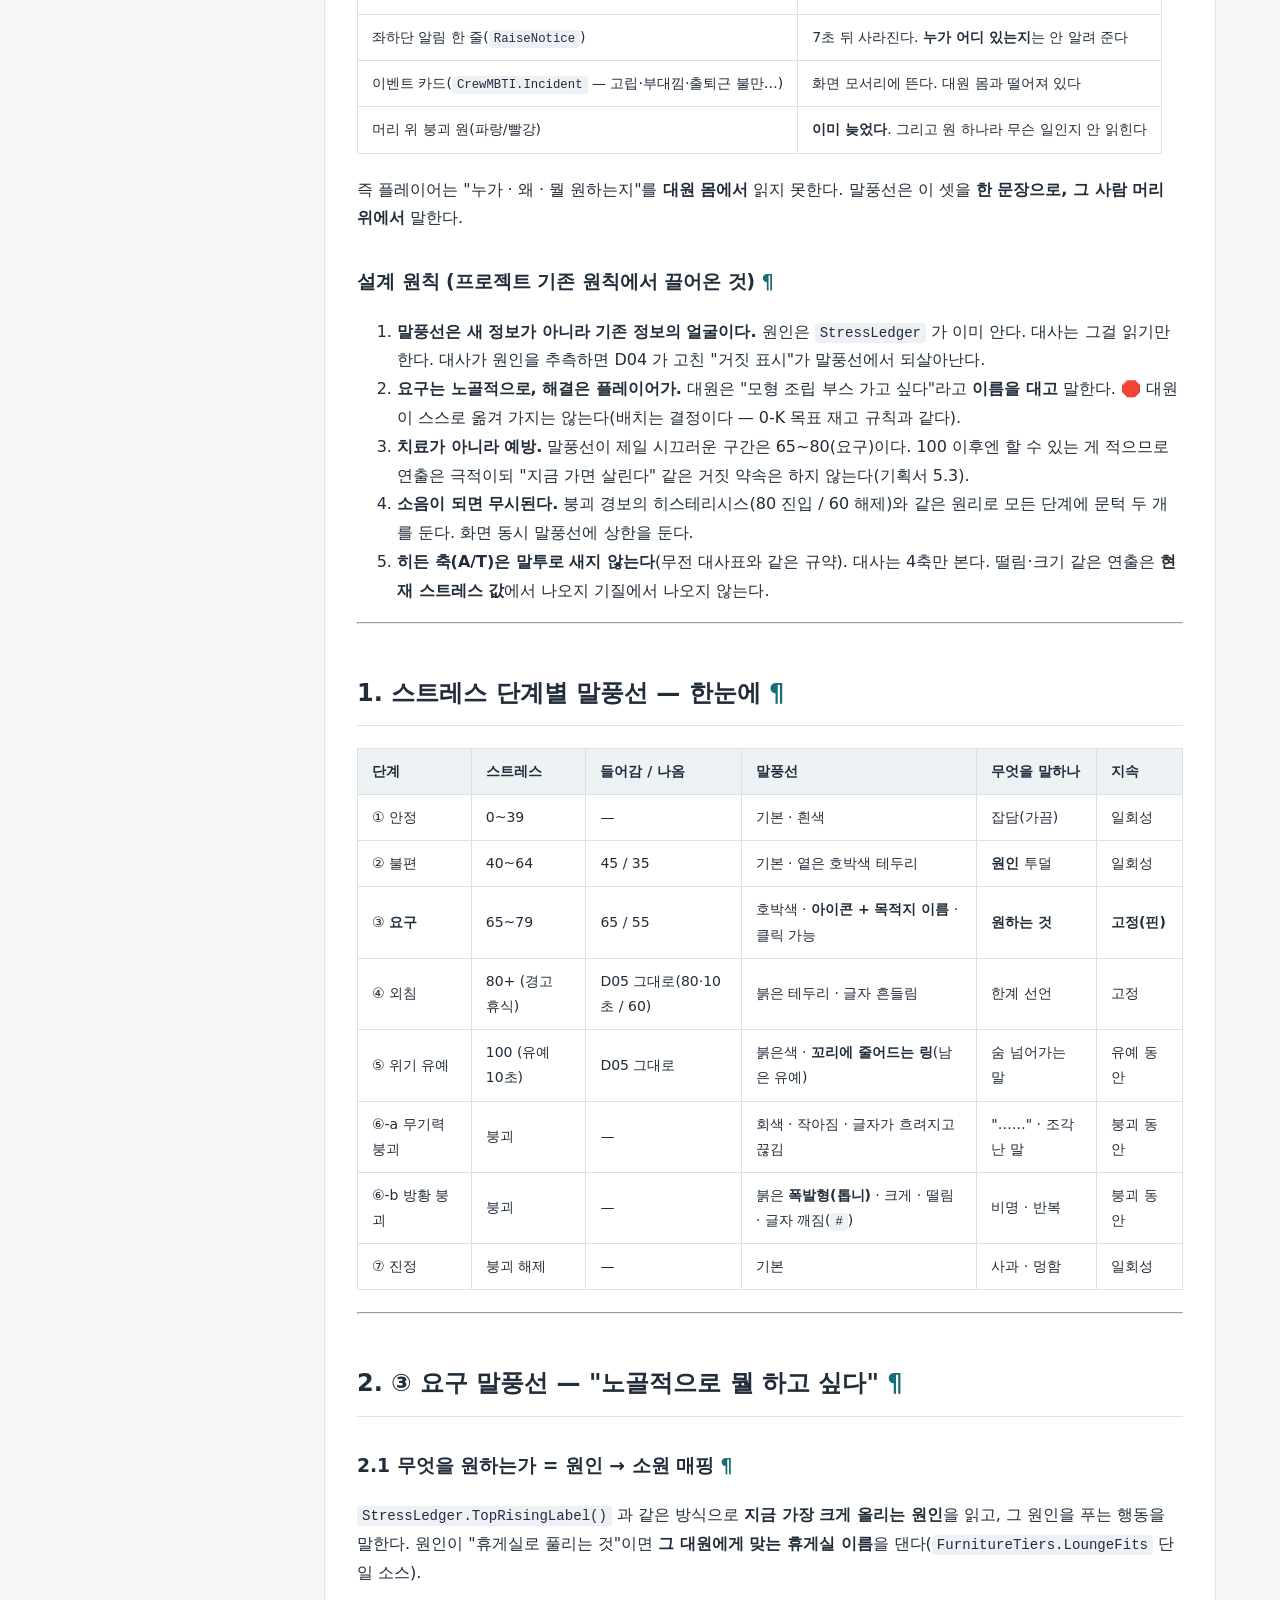
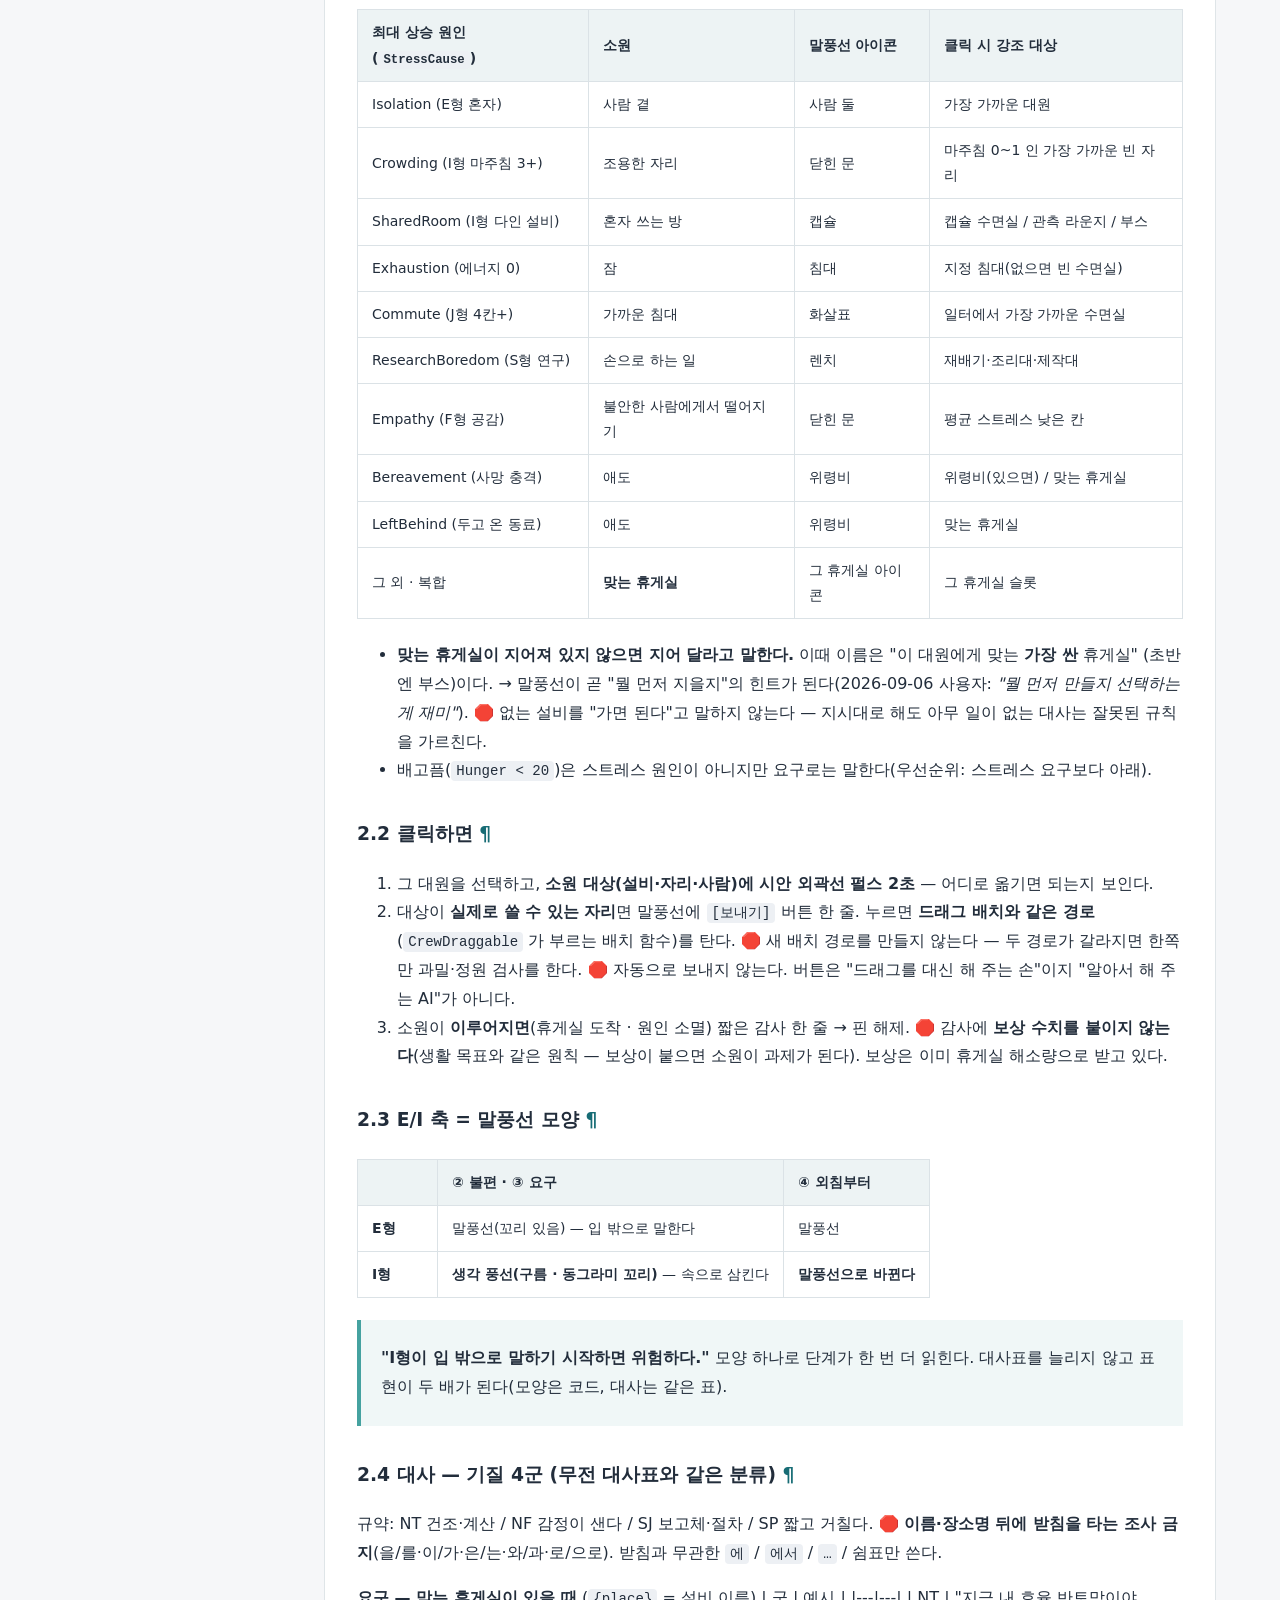
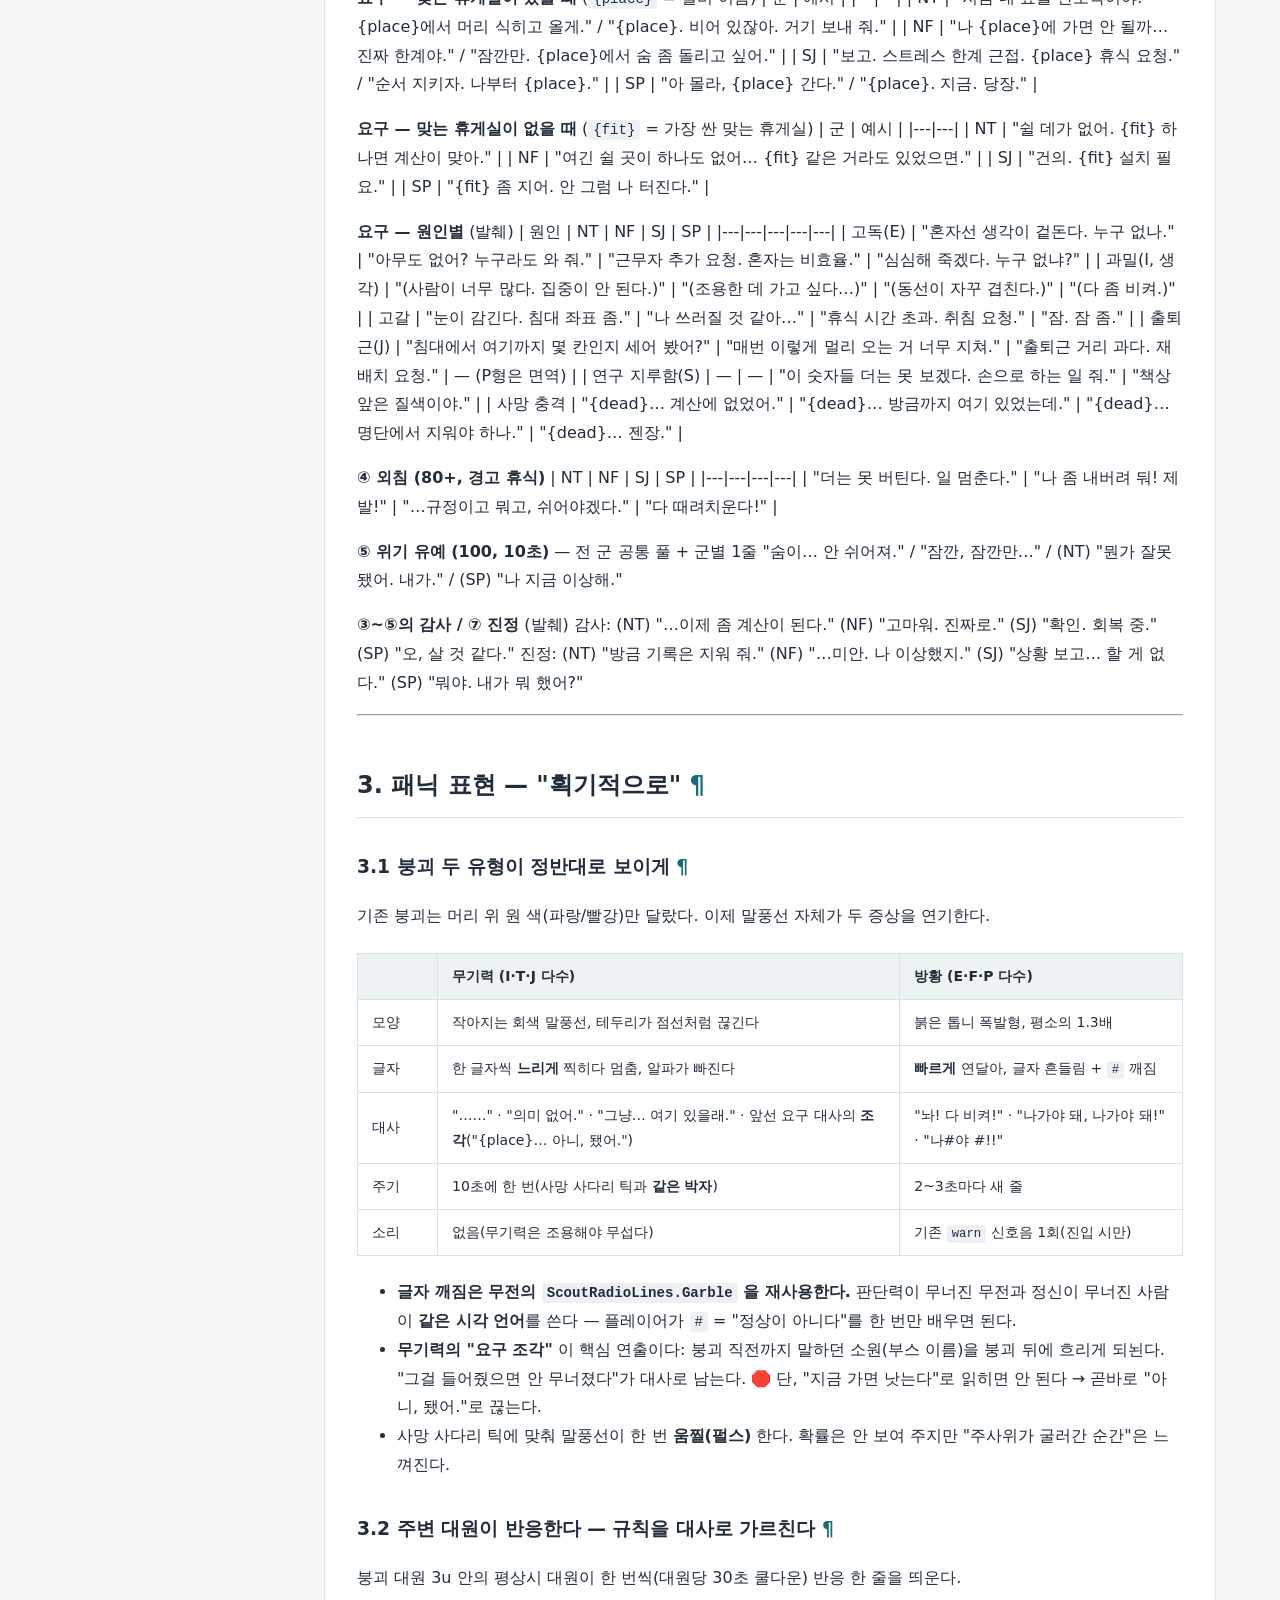
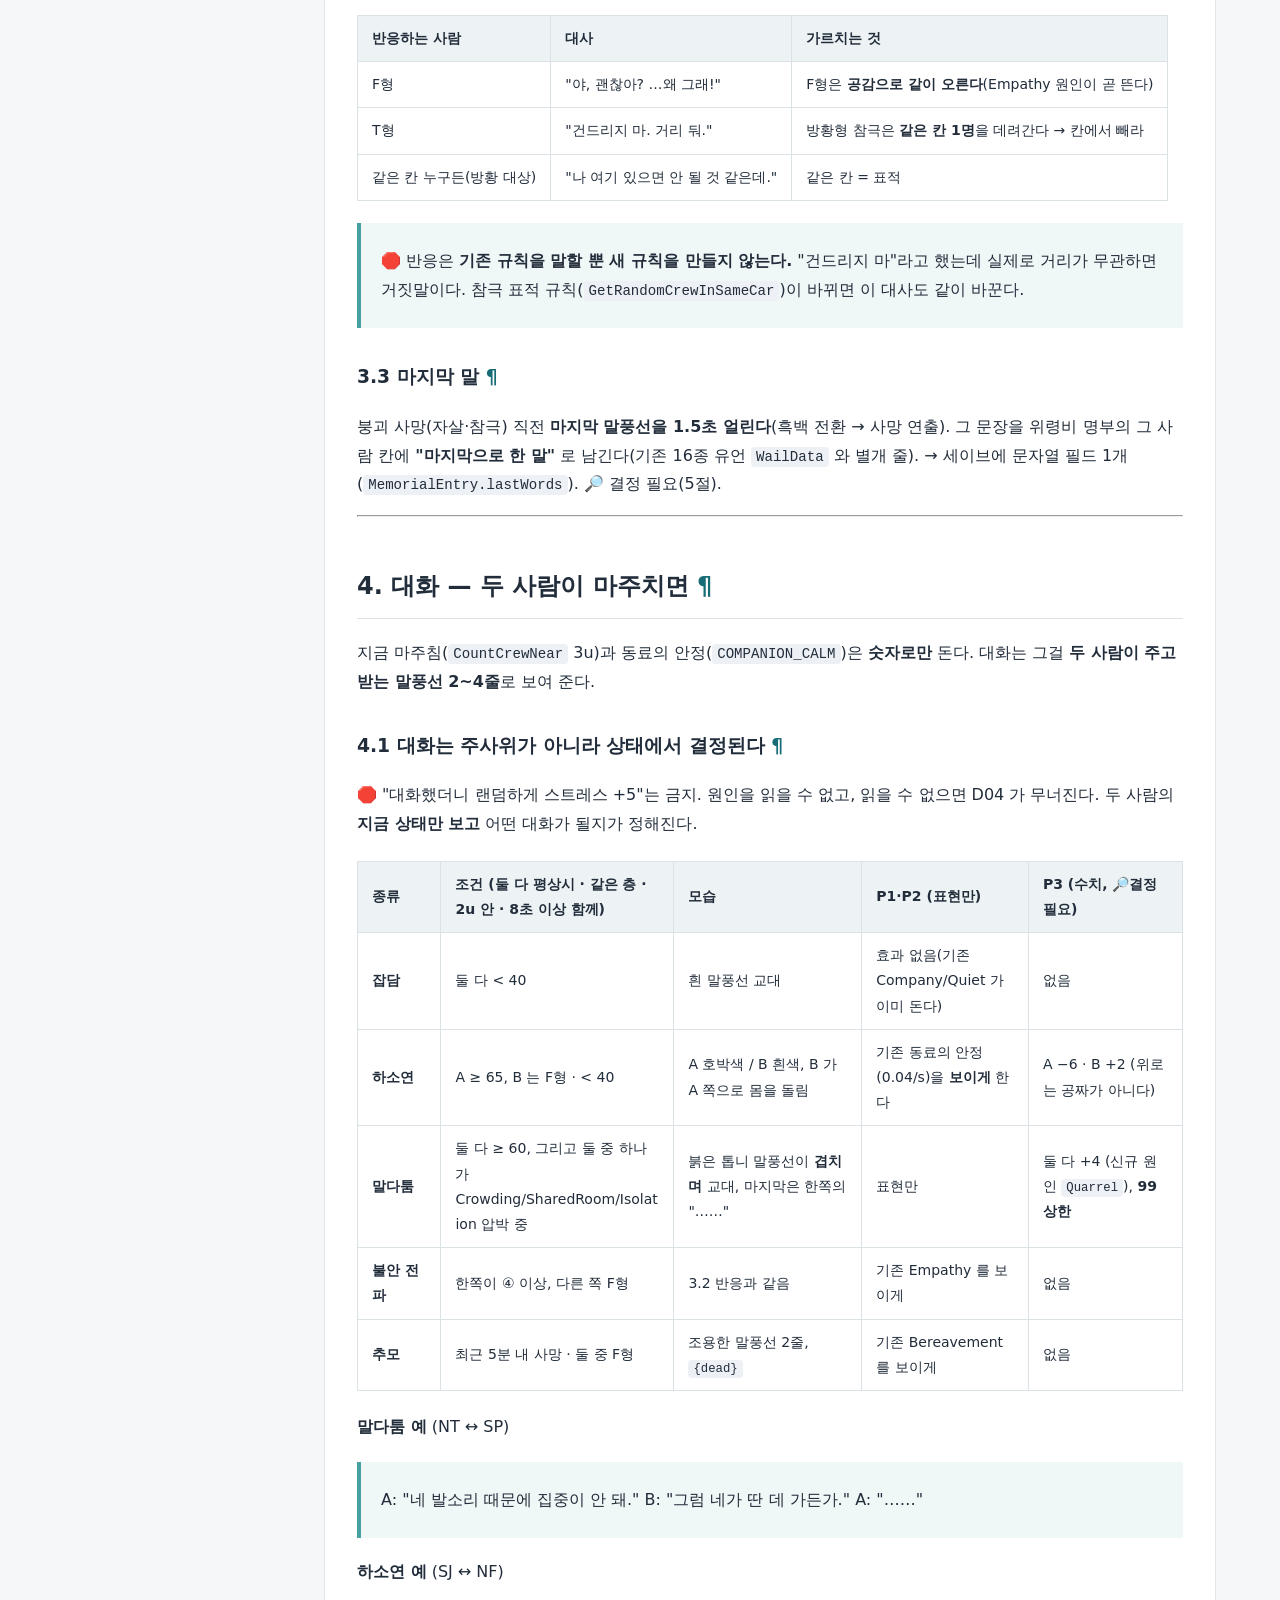
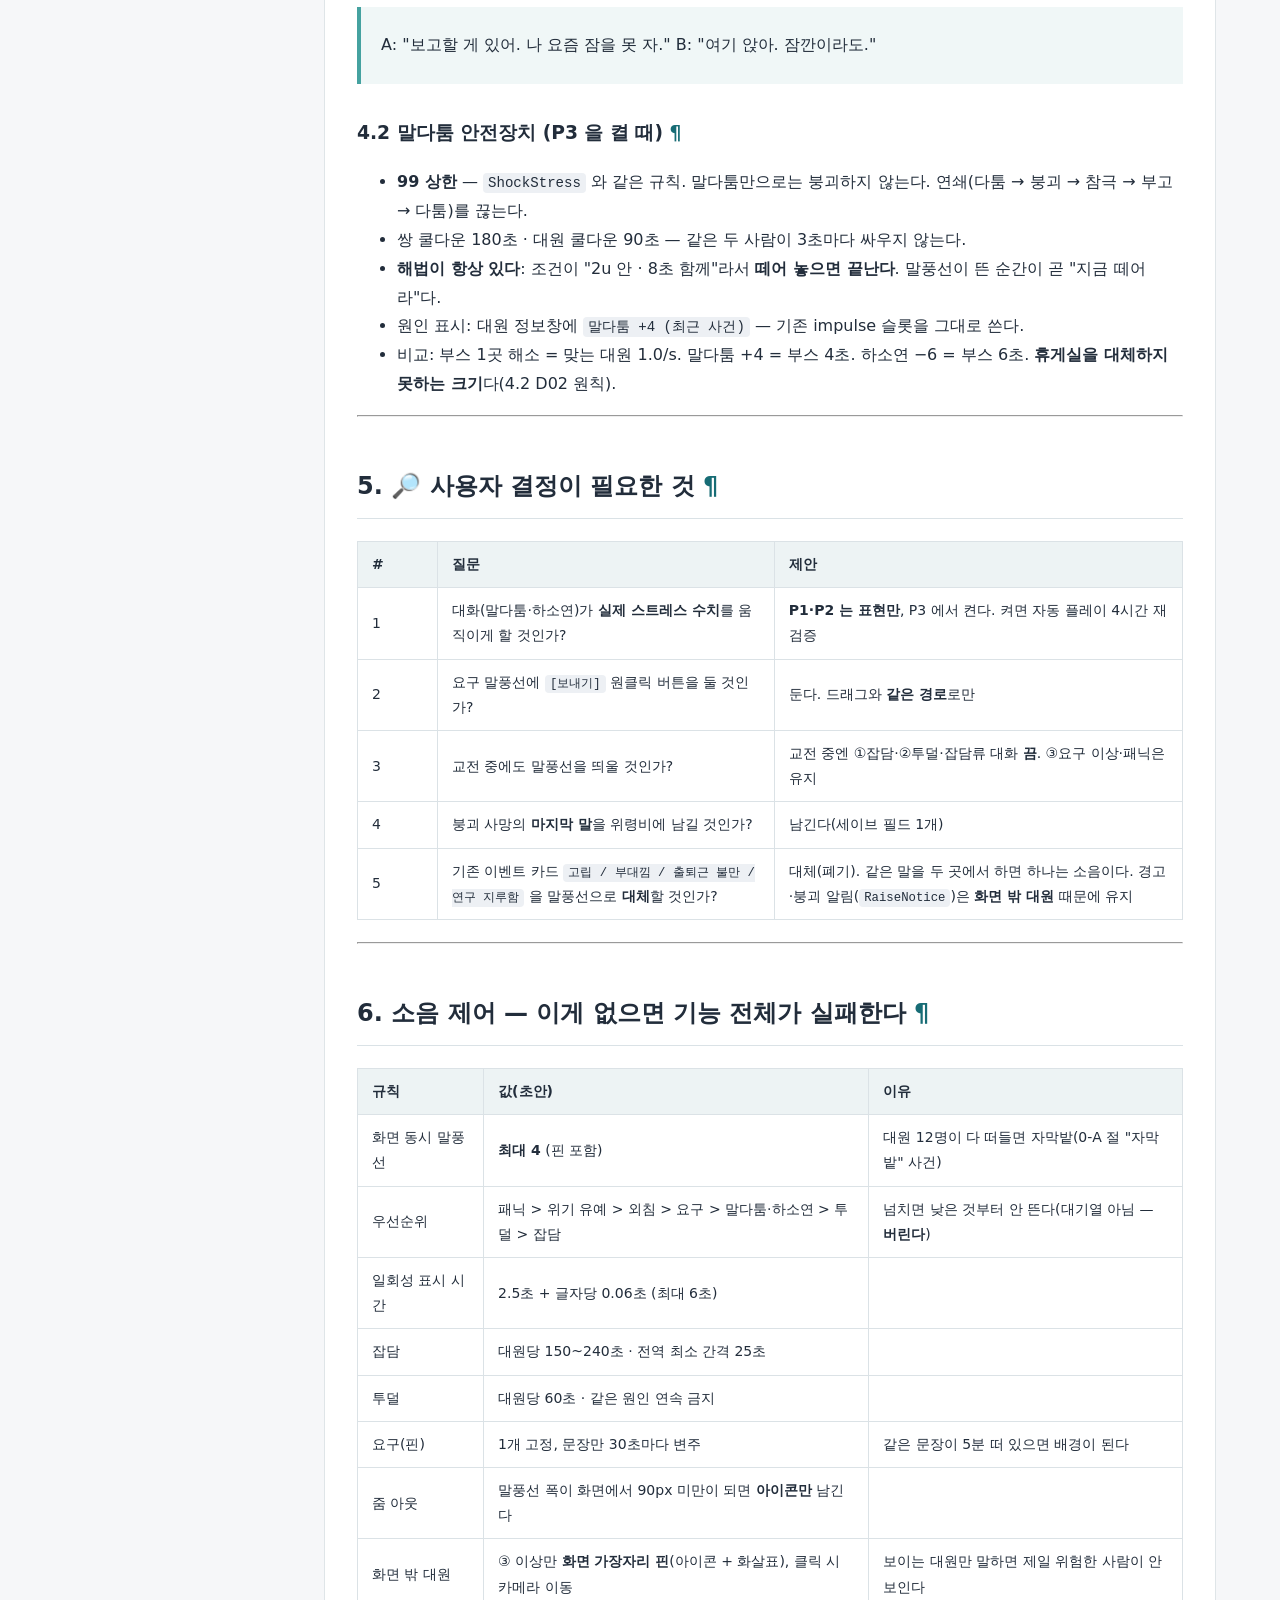
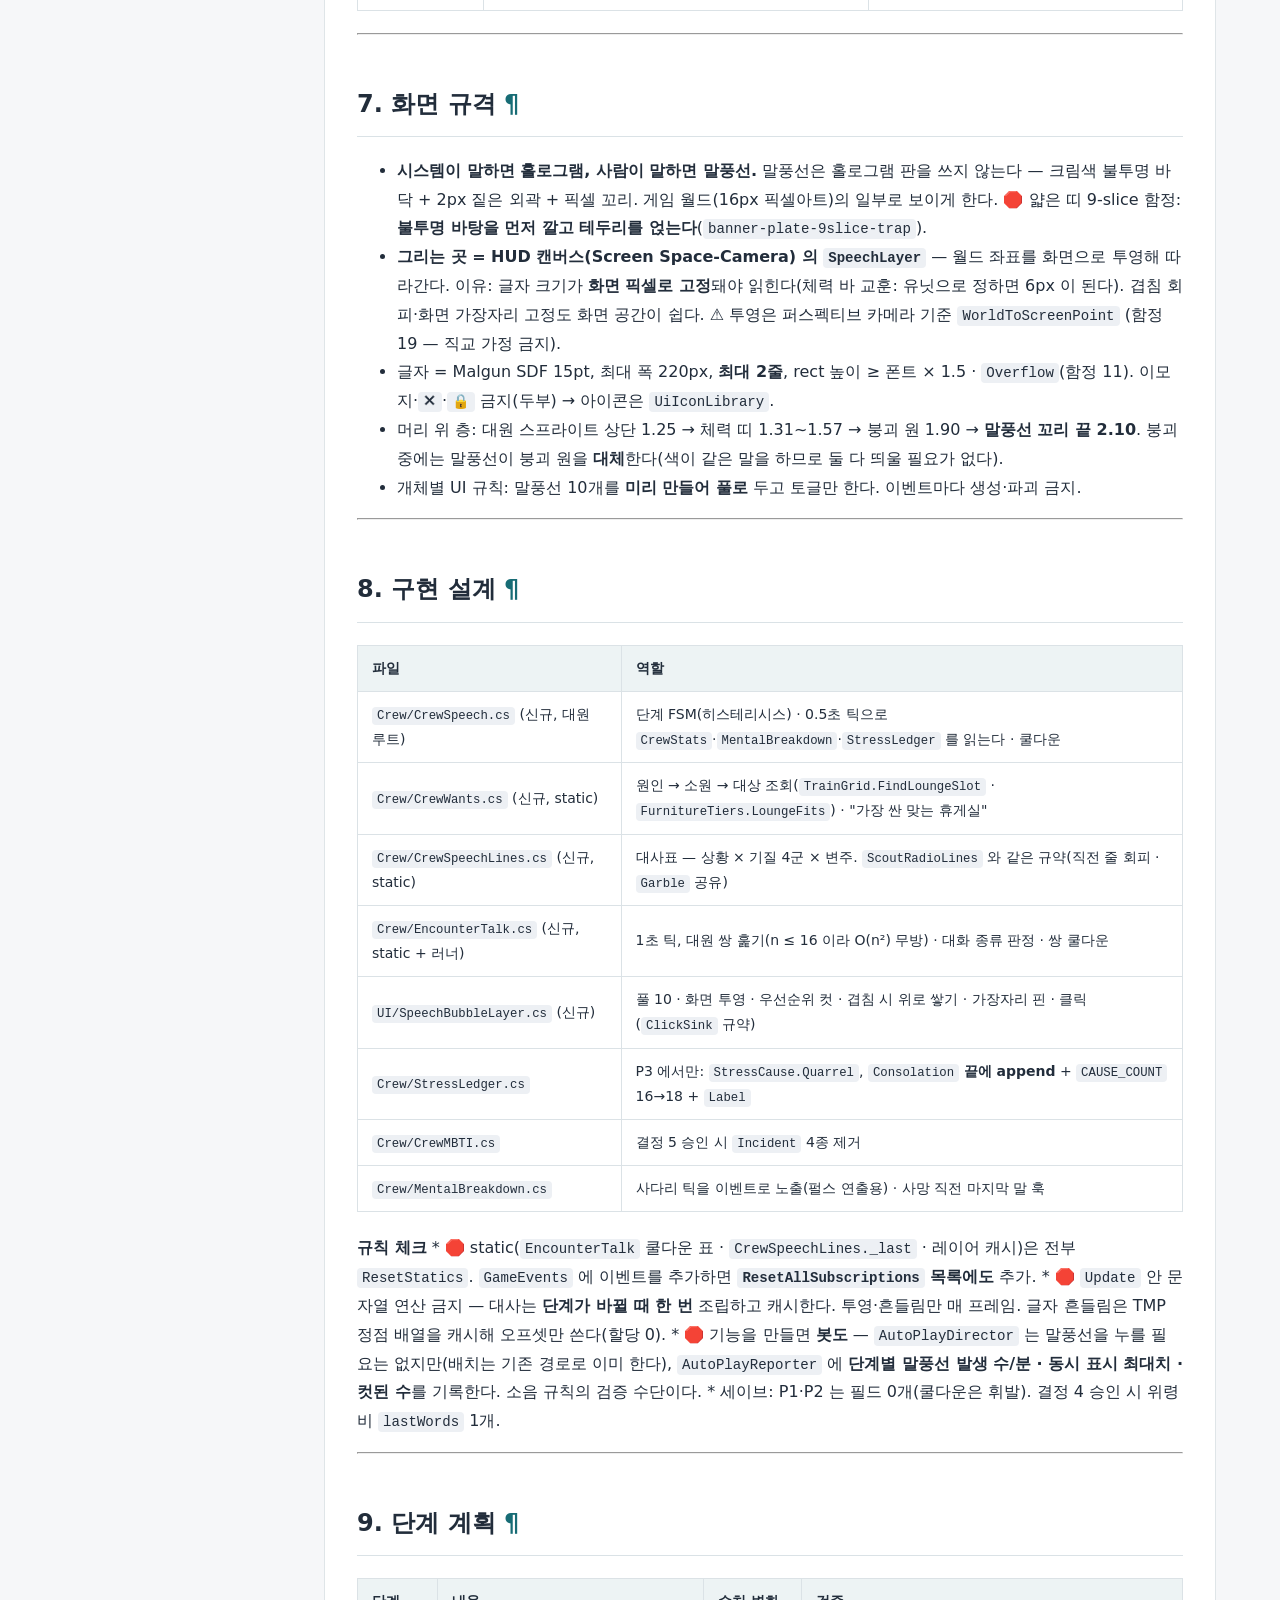
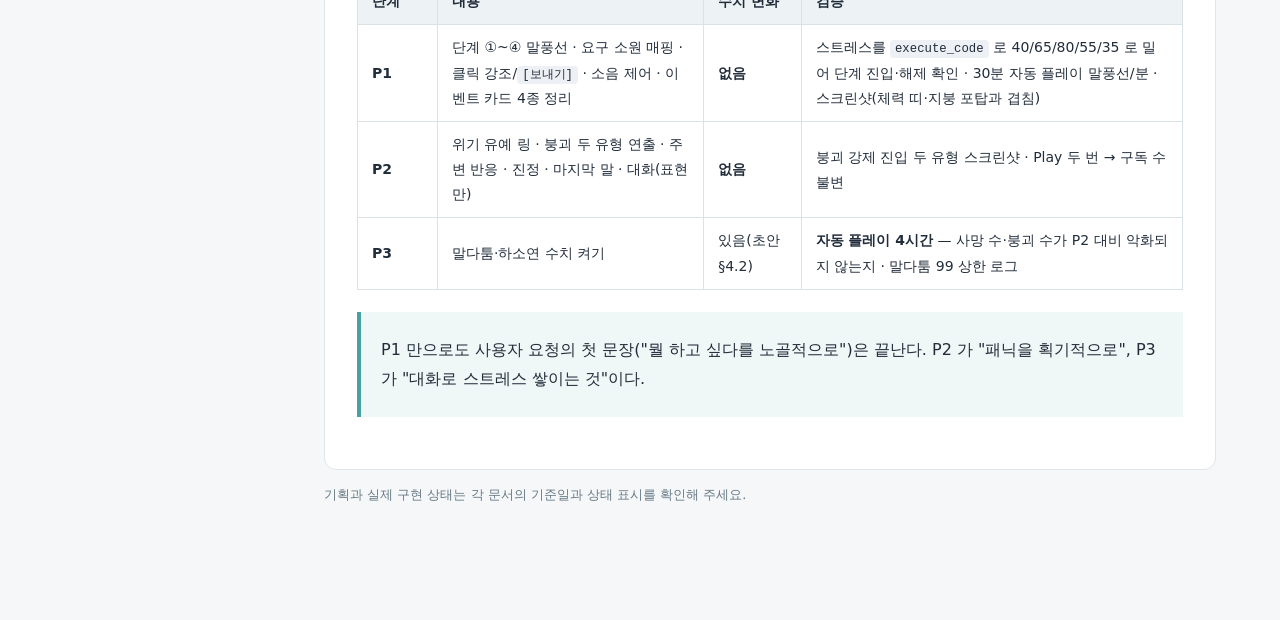
<file: crew.html>
<!doctype html><html lang="ko"><head><meta charset="utf-8"><meta name="viewport" content="width=device-width,initial-scale=1"><title>대원 · 대화 · 패닉 · 방주 열차 기획 위키</title><link rel="stylesheet" href="style.css"><script defer src="search.js"></script></head><body><aside><strong>ARK TRAIN</strong><small>방주 열차 · 기획 위키</small><nav aria-label="문서 메뉴"><a href="index.html">위키 홈</a><a href="design.html">통합 기획서</a><a href="events.html">사건 카드 위키</a><a href="slots.html">슬롯 · 설비 · UI 도감</a><a href="research-atlas.html">연구 UI · 슬롯 도감</a><a href="choices.html">선택 사건 설계</a><a href="crew.html">대원 · 대화 · 패닉</a><a href="tutorial.html">튜토리얼 · 첫 운행</a><a href="flow.html">플레이 흐름</a><a href="achievements.html">스팀 업적</a><a href="music.html">BGM 설계</a><a href="facilities.html">설비 · 확장안</a><a href="migration.html">기획 개정 이관표</a><a href="archive.html">이전 기획서 (보관)</a></nav></aside><main><label for="search">기획 문서 전체 검색</label><input id="search" type="search" placeholder="사건 카드, 스트레스, 연구…" autocomplete="off"><div id="results" aria-live="polite"></div><article><p class="meta">문서 원본: 기획_대원말풍선_대화_패닉.md</p><details><summary>이 문서의 목차</summary><div class="toc">
<ul>
<li><a href="#2026-09-16">대원 말풍선 · 대화 · 패닉 표현 — 기획안 (2026-09-16 초안)</a><ul>
<li><a href="#0">0. 지금 무엇이 문제인가</a><ul>
<li><a href="#_1">설계 원칙 (프로젝트 기존 원칙에서 끌어온 것)</a></li>
</ul>
</li>
<li><a href="#1">1. 스트레스 단계별 말풍선 — 한눈에</a></li>
<li><a href="#2-3">2. ③ 요구 말풍선 — "노골적으로 뭘 하고 싶다"</a><ul>
<li><a href="#21">2.1 무엇을 원하는가 = 원인 → 소원 매핑</a></li>
<li><a href="#22">2.2 클릭하면</a></li>
<li><a href="#23-ei">2.3 E/I 축 = 말풍선 모양</a></li>
<li><a href="#24-4">2.4 대사 — 기질 4군 (무전 대사표와 같은 분류)</a></li>
</ul>
</li>
<li><a href="#3">3. 패닉 표현 — "획기적으로"</a><ul>
<li><a href="#31">3.1 붕괴 두 유형이 정반대로 보이게</a></li>
<li><a href="#32">3.2 주변 대원이 반응한다 — 규칙을 대사로 가르친다</a></li>
<li><a href="#33">3.3 마지막 말</a></li>
</ul>
</li>
<li><a href="#4">4. 대화 — 두 사람이 마주치면</a><ul>
<li><a href="#41">4.1 대화는 주사위가 아니라 상태에서 결정된다</a></li>
<li><a href="#42-p3">4.2 말다툼 안전장치 (P3 을 켤 때)</a></li>
</ul>
</li>
<li><a href="#5">5. 🔎 사용자 결정이 필요한 것</a></li>
<li><a href="#6">6. 소음 제어 — 이게 없으면 기능 전체가 실패한다</a></li>
<li><a href="#7">7. 화면 규격</a></li>
<li><a href="#8">8. 구현 설계</a></li>
<li><a href="#9">9. 단계 계획</a></li>
</ul>
</li>
</ul>
</div>
</details><h1 id="2026-09-16">대원 말풍선 · 대화 · 패닉 표현 — 기획안 (2026-09-16 초안)<a class="headerlink" href="#2026-09-16" title="Permanent link"> ¶</a></h1><figure><a href="images/rooms.png" target="_blank" rel="noopener" aria-label="대원과 실내 설비 원본 보기"><img src="images/rooms.png" width="1202" height="676" loading="eager" decoding="async" alt="대원과 실내 설비"></a><figcaption><strong>대원과 실내 설비</strong><span>2026-09-22 · 실내 통로와 설비 배치 작업 화면 · 클릭하여 원본 보기</span></figcaption></figure>
<blockquote>
<p>사용자 지시: "대원들이 어느 정도 스트레스가 쌓이면 대화 말풍선으로 뭘 하고 싶다를 노골적으로 말하게 해줘.
그리고 대화로 스트레스 쌓이는 것과 패닉 같은 걸 더 획기적으로 표현할 수 있을 것 같다. 한번 기획 짜봐라."</p>
<p>상태: <strong>P1 구현됨(2026-09-17).</strong> 사용자 결정 — <code>[보내기]</code> 버튼 <strong>없음</strong> · 클릭 강조 <strong>없음</strong> · 나머지(결정 1·3·4·5)는 제안대로.
  코드: <code>UI/SpeechBubbleLayer.cs</code>(단계 판정·풀·투영) · <code>Crew/CrewWants.cs</code>(원인→소원) · <code>Crew/CrewSpeechLines.cs</code>(대사표).
  이벤트 카드 4종(고립·부대낌·출퇴근 불만·연구 지루함) 폐기. P2(패닉 연출·대화·마지막 말)·P3(대화 수치)는 미구현.
  ⚠️ 2.2 절(클릭·보내기)은 사용자 결정으로 폐기 — 말풍선은 입력을 받지 않는다.
🛑 아래 수치는 전부 <strong>초안</strong>이다. P3(대화가 수치를 움직이는 단계)는 자동 플레이 4시간 검증 뒤에만 확정한다.</p>
</blockquote>
<hr />
<h2 id="0">0. 지금 무엇이 문제인가<a class="headerlink" href="#0" title="Permanent link"> ¶</a></h2>
<p>스트레스 정보는 이미 <strong>정확하다</strong>(D04 원인 집계 · D05 경고 휴식). 문제는 <strong>보이는 자리</strong>다.</p>
<table>
<thead>
<tr>
<th>지금 정보가 있는 곳</th>
<th>한계</th>
</tr>
</thead>
<tbody>
<tr>
<td>대원 정보창 '상승 중 / 과밀 +0.12/초'</td>
<td>창을 <strong>열어야</strong> 보인다. 대원이 8명이면 8번 연다</td>
</tr>
<tr>
<td>좌하단 알림 한 줄(<code>RaiseNotice</code>)</td>
<td>7초 뒤 사라진다. <strong>누가 어디 있는지</strong>는 안 알려 준다</td>
</tr>
<tr>
<td>이벤트 카드(<code>CrewMBTI.Incident</code> — 고립·부대낌·출퇴근 불만…)</td>
<td>화면 모서리에 뜬다. 대원 몸과 떨어져 있다</td>
</tr>
<tr>
<td>머리 위 붕괴 원(파랑/빨강)</td>
<td><strong>이미 늦었다</strong>. 그리고 원 하나라 무슨 일인지 안 읽힌다</td>
</tr>
</tbody>
</table>
<p>즉 플레이어는 "누가 · 왜 · 뭘 원하는지"를 <strong>대원 몸에서</strong> 읽지 못한다.
말풍선은 이 셋을 <strong>한 문장으로, 그 사람 머리 위에서</strong> 말한다.</p>
<h3 id="_1">설계 원칙 (프로젝트 기존 원칙에서 끌어온 것)<a class="headerlink" href="#_1" title="Permanent link"> ¶</a></h3>
<ol>
<li><strong>말풍선은 새 정보가 아니라 기존 정보의 얼굴이다.</strong> 원인은 <code>StressLedger</code> 가 이미 안다. 대사는 그걸 읽기만 한다.
   대사가 원인을 추측하면 D04 가 고친 "거짓 표시"가 말풍선에서 되살아난다.</li>
<li><strong>요구는 노골적으로, 해결은 플레이어가.</strong> 대원은 "모형 조립 부스 가고 싶다"라고 <strong>이름을 대고</strong> 말한다.
   🛑 대원이 스스로 옮겨 가지는 않는다(배치는 결정이다 — 0-K 목표 재고 규칙과 같다).</li>
<li><strong>치료가 아니라 예방.</strong> 말풍선이 제일 시끄러운 구간은 65~80(요구)이다. 100 이후엔 할 수 있는 게 적으므로
   연출은 극적이되 "지금 가면 살린다" 같은 거짓 약속은 하지 않는다(기획서 5.3).</li>
<li><strong>소음이 되면 무시된다.</strong> 붕괴 경보의 히스테리시스(80 진입 / 60 해제)와 같은 원리로 모든 단계에 문턱 두 개를 둔다.
   화면 동시 말풍선에 상한을 둔다.</li>
<li><strong>히든 축(A/T)은 말투로 새지 않는다</strong>(무전 대사표와 같은 규약). 대사는 4축만 본다.
   떨림·크기 같은 연출은 <strong>현재 스트레스 값</strong>에서 나오지 기질에서 나오지 않는다.</li>
</ol>
<hr />
<h2 id="1">1. 스트레스 단계별 말풍선 — 한눈에<a class="headerlink" href="#1" title="Permanent link"> ¶</a></h2>
<table>
<thead>
<tr>
<th>단계</th>
<th>스트레스</th>
<th>들어감 / 나옴</th>
<th>말풍선</th>
<th>무엇을 말하나</th>
<th>지속</th>
</tr>
</thead>
<tbody>
<tr>
<td>① 안정</td>
<td>0~39</td>
<td>—</td>
<td>기본 · 흰색</td>
<td>잡담(가끔)</td>
<td>일회성</td>
</tr>
<tr>
<td>② 불편</td>
<td>40~64</td>
<td>45 / 35</td>
<td>기본 · 옅은 호박색 테두리</td>
<td><strong>원인</strong> 투덜</td>
<td>일회성</td>
</tr>
<tr>
<td>③ <strong>요구</strong></td>
<td>65~79</td>
<td>65 / 55</td>
<td>호박색 · <strong>아이콘 + 목적지 이름</strong> · 클릭 가능</td>
<td><strong>원하는 것</strong></td>
<td><strong>고정(핀)</strong></td>
</tr>
<tr>
<td>④ 외침</td>
<td>80+ (경고 휴식)</td>
<td>D05 그대로(80·10초 / 60)</td>
<td>붉은 테두리 · 글자 흔들림</td>
<td>한계 선언</td>
<td>고정</td>
</tr>
<tr>
<td>⑤ 위기 유예</td>
<td>100 (유예 10초)</td>
<td>D05 그대로</td>
<td>붉은색 · <strong>꼬리에 줄어드는 링</strong>(남은 유예)</td>
<td>숨 넘어가는 말</td>
<td>유예 동안</td>
</tr>
<tr>
<td>⑥-a 무기력 붕괴</td>
<td>붕괴</td>
<td>—</td>
<td>회색 · 작아짐 · 글자가 흐려지고 끊김</td>
<td>"……" · 조각난 말</td>
<td>붕괴 동안</td>
</tr>
<tr>
<td>⑥-b 방황 붕괴</td>
<td>붕괴</td>
<td>—</td>
<td>붉은 <strong>폭발형(톱니)</strong> · 크게 · 떨림 · 글자 깨짐(<code>#</code>)</td>
<td>비명 · 반복</td>
<td>붕괴 동안</td>
</tr>
<tr>
<td>⑦ 진정</td>
<td>붕괴 해제</td>
<td>—</td>
<td>기본</td>
<td>사과 · 멍함</td>
<td>일회성</td>
</tr>
</tbody>
</table>
<hr />
<h2 id="2-3">2. ③ 요구 말풍선 — "노골적으로 뭘 하고 싶다"<a class="headerlink" href="#2-3" title="Permanent link"> ¶</a></h2>
<h3 id="21">2.1 무엇을 원하는가 = 원인 → 소원 매핑<a class="headerlink" href="#21" title="Permanent link"> ¶</a></h3>
<p><code>StressLedger.TopRisingLabel()</code> 과 같은 방식으로 <strong>지금 가장 크게 올리는 원인</strong>을 읽고, 그 원인을 푸는 행동을 말한다.
원인이 "휴게실로 풀리는 것"이면 <strong>그 대원에게 맞는 휴게실 이름</strong>을 댄다(<code>FurnitureTiers.LoungeFits</code> 단일 소스).</p>
<table>
<thead>
<tr>
<th>최대 상승 원인 (<code>StressCause</code>)</th>
<th>소원</th>
<th>말풍선 아이콘</th>
<th>클릭 시 강조 대상</th>
</tr>
</thead>
<tbody>
<tr>
<td>Isolation (E형 혼자)</td>
<td>사람 곁</td>
<td>사람 둘</td>
<td>가장 가까운 대원</td>
</tr>
<tr>
<td>Crowding (I형 마주침 3+)</td>
<td>조용한 자리</td>
<td>닫힌 문</td>
<td>마주침 0~1 인 가장 가까운 빈 자리</td>
</tr>
<tr>
<td>SharedRoom (I형 다인 설비)</td>
<td>혼자 쓰는 방</td>
<td>캡슐</td>
<td>캡슐 수면실 / 관측 라운지 / 부스</td>
</tr>
<tr>
<td>Exhaustion (에너지 0)</td>
<td>잠</td>
<td>침대</td>
<td>지정 침대(없으면 빈 수면실)</td>
</tr>
<tr>
<td>Commute (J형 4칸+)</td>
<td>가까운 침대</td>
<td>화살표</td>
<td>일터에서 가장 가까운 수면실</td>
</tr>
<tr>
<td>ResearchBoredom (S형 연구)</td>
<td>손으로 하는 일</td>
<td>렌치</td>
<td>재배기·조리대·제작대</td>
</tr>
<tr>
<td>Empathy (F형 공감)</td>
<td>불안한 사람에게서 떨어지기</td>
<td>닫힌 문</td>
<td>평균 스트레스 낮은 칸</td>
</tr>
<tr>
<td>Bereavement (사망 충격)</td>
<td>애도</td>
<td>위령비</td>
<td>위령비(있으면) / 맞는 휴게실</td>
</tr>
<tr>
<td>LeftBehind (두고 온 동료)</td>
<td>애도</td>
<td>위령비</td>
<td>맞는 휴게실</td>
</tr>
<tr>
<td>그 외 · 복합</td>
<td><strong>맞는 휴게실</strong></td>
<td>그 휴게실 아이콘</td>
<td>그 휴게실 슬롯</td>
</tr>
</tbody>
</table>
<ul>
<li><strong>맞는 휴게실이 지어져 있지 않으면 지어 달라고 말한다.</strong> 이때 이름은 "이 대원에게 맞는 <strong>가장 싼</strong> 휴게실"
  (초반엔 부스)이다. → 말풍선이 곧 "뭘 먼저 지을지"의 힌트가 된다(2026-09-06 사용자: <em>"뭘 먼저 만들지 선택하는 게 재미"</em>).
  🛑 없는 설비를 "가면 된다"고 말하지 않는다 — 지시대로 해도 아무 일이 없는 대사는 잘못된 규칙을 가르친다.</li>
<li>배고픔(<code>Hunger &lt; 20</code>)은 스트레스 원인이 아니지만 요구로는 말한다(우선순위: 스트레스 요구보다 아래).</li>
</ul>
<h3 id="22">2.2 클릭하면<a class="headerlink" href="#22" title="Permanent link"> ¶</a></h3>
<ol>
<li>그 대원을 선택하고, <strong>소원 대상(설비·자리·사람)에 시안 외곽선 펄스 2초</strong> — 어디로 옮기면 되는지 보인다.</li>
<li>대상이 <strong>실제로 쓸 수 있는 자리</strong>면 말풍선에 <code>[보내기]</code> 버튼 한 줄. 누르면 <strong>드래그 배치와 같은 경로</strong>(<code>CrewDraggable</code> 가 부르는 배치 함수)를 탄다.
   🛑 새 배치 경로를 만들지 않는다 — 두 경로가 갈라지면 한쪽만 과밀·정원 검사를 한다.
   🛑 자동으로 보내지 않는다. 버튼은 "드래그를 대신 해 주는 손"이지 "알아서 해 주는 AI"가 아니다.</li>
<li>소원이 <strong>이루어지면</strong>(휴게실 도착 · 원인 소멸) 짧은 감사 한 줄 → 핀 해제.
   🛑 감사에 <strong>보상 수치를 붙이지 않는다</strong>(생활 목표와 같은 원칙 — 보상이 붙으면 소원이 과제가 된다). 보상은 이미 휴게실 해소량으로 받고 있다.</li>
</ol>
<h3 id="23-ei">2.3 E/I 축 = 말풍선 <strong>모양</strong><a class="headerlink" href="#23-ei" title="Permanent link"> ¶</a></h3>
<table>
<thead>
<tr>
<th></th>
<th>② 불편 · ③ 요구</th>
<th>④ 외침부터</th>
</tr>
</thead>
<tbody>
<tr>
<td><strong>E형</strong></td>
<td>말풍선(꼬리 있음) — 입 밖으로 말한다</td>
<td>말풍선</td>
</tr>
<tr>
<td><strong>I형</strong></td>
<td><strong>생각 풍선(구름 · 동그라미 꼬리)</strong> — 속으로 삼킨다</td>
<td><strong>말풍선으로 바뀐다</strong></td>
</tr>
</tbody>
</table>
<blockquote>
<p><strong>"I형이 입 밖으로 말하기 시작하면 위험하다."</strong> 모양 하나로 단계가 한 번 더 읽힌다.
대사표를 늘리지 않고 표현이 두 배가 된다(모양은 코드, 대사는 같은 표).</p>
</blockquote>
<h3 id="24-4">2.4 대사 — 기질 4군 (무전 대사표와 같은 분류)<a class="headerlink" href="#24-4" title="Permanent link"> ¶</a></h3>
<p>규약: NT 건조·계산 / NF 감정이 샌다 / SJ 보고체·절차 / SP 짧고 거칠다.
🛑 <strong>이름·장소명 뒤에 받침을 타는 조사 금지</strong>(을/를·이/가·은/는·와/과·로/으로). 받침과 무관한 <code>에</code> / <code>에서</code> / <code>…</code> / 쉼표만 쓴다.</p>
<p><strong>요구 — 맞는 휴게실이 있을 때</strong> (<code>{place}</code> = 설비 이름)
| 군 | 예시 |
|---|---|
| NT | "지금 내 효율 반토막이야. {place}에서 머리 식히고 올게." / "{place}. 비어 있잖아. 거기 보내 줘." |
| NF | "나 {place}에 가면 안 될까… 진짜 한계야." / "잠깐만. {place}에서 숨 좀 돌리고 싶어." |
| SJ | "보고. 스트레스 한계 근접. {place} 휴식 요청." / "순서 지키자. 나부터 {place}." |
| SP | "아 몰라, {place} 간다." / "{place}. 지금. 당장." |</p>
<p><strong>요구 — 맞는 휴게실이 없을 때</strong> (<code>{fit}</code> = 가장 싼 맞는 휴게실)
| 군 | 예시 |
|---|---|
| NT | "쉴 데가 없어. {fit} 하나면 계산이 맞아." |
| NF | "여긴 쉴 곳이 하나도 없어… {fit} 같은 거라도 있었으면." |
| SJ | "건의. {fit} 설치 필요." |
| SP | "{fit} 좀 지어. 안 그럼 나 터진다." |</p>
<p><strong>요구 — 원인별</strong> (발췌)
| 원인 | NT | NF | SJ | SP |
|---|---|---|---|---|
| 고독(E) | "혼자선 생각이 겉돈다. 누구 없나." | "아무도 없어? 누구라도 와 줘." | "근무자 추가 요청. 혼자는 비효율." | "심심해 죽겠다. 누구 없냐?" |
| 과밀(I, 생각) | "(사람이 너무 많다. 집중이 안 된다.)" | "(조용한 데 가고 싶다…)" | "(동선이 자꾸 겹친다.)" | "(다 좀 비켜.)" |
| 고갈 | "눈이 감긴다. 침대 좌표 좀." | "나 쓰러질 것 같아…" | "휴식 시간 초과. 취침 요청." | "잠. 잠 좀." |
| 출퇴근(J) | "침대에서 여기까지 몇 칸인지 세어 봤어?" | "매번 이렇게 멀리 오는 거 너무 지쳐." | "출퇴근 거리 과다. 재배치 요청." | — (P형은 면역) |
| 연구 지루함(S) | — | — | "이 숫자들 더는 못 보겠다. 손으로 하는 일 줘." | "책상 앞은 질색이야." |
| 사망 충격 | "{dead}… 계산에 없었어." | "{dead}… 방금까지 여기 있었는데." | "{dead}… 명단에서 지워야 하나." | "{dead}… 젠장." |</p>
<p><strong>④ 외침 (80+, 경고 휴식)</strong>
| NT | NF | SJ | SP |
|---|---|---|---|
| "더는 못 버틴다. 일 멈춘다." | "나 좀 내버려 둬! 제발!" | "…규정이고 뭐고, 쉬어야겠다." | "다 때려치운다!" |</p>
<p><strong>⑤ 위기 유예 (100, 10초)</strong> — 전 군 공통 풀 + 군별 1줄
"숨이… 안 쉬어져." / "잠깐, 잠깐만…" / (NT) "뭔가 잘못됐어. 내가." / (SP) "나 지금 이상해."</p>
<p><strong>③~⑤의 감사 / ⑦ 진정</strong> (발췌)
감사: (NT) "…이제 좀 계산이 된다." (NF) "고마워. 진짜로." (SJ) "확인. 회복 중." (SP) "오, 살 것 같다."
진정: (NT) "방금 기록은 지워 줘." (NF) "…미안. 나 이상했지." (SJ) "상황 보고… 할 게 없다." (SP) "뭐야. 내가 뭐 했어?"</p>
<hr />
<h2 id="3">3. 패닉 표현 — "획기적으로"<a class="headerlink" href="#3" title="Permanent link"> ¶</a></h2>
<h3 id="31">3.1 붕괴 두 유형이 <strong>정반대로</strong> 보이게<a class="headerlink" href="#31" title="Permanent link"> ¶</a></h3>
<p>기존 붕괴는 머리 위 원 색(파랑/빨강)만 달랐다. 이제 말풍선 자체가 두 증상을 연기한다.</p>
<table>
<thead>
<tr>
<th></th>
<th>무기력 (I·T·J 다수)</th>
<th>방황 (E·F·P 다수)</th>
</tr>
</thead>
<tbody>
<tr>
<td>모양</td>
<td>작아지는 회색 말풍선, 테두리가 점선처럼 끊긴다</td>
<td>붉은 톱니 폭발형, 평소의 1.3배</td>
</tr>
<tr>
<td>글자</td>
<td>한 글자씩 <strong>느리게</strong> 찍히다 멈춤, 알파가 빠진다</td>
<td><strong>빠르게</strong> 연달아, 글자 흔들림 + <code>#</code> 깨짐</td>
</tr>
<tr>
<td>대사</td>
<td>"……" · "의미 없어." · "그냥… 여기 있을래." · 앞선 요구 대사의 <strong>조각</strong>("{place}… 아니, 됐어.")</td>
<td>"놔! 다 비켜!" · "나가야 돼, 나가야 돼!" · "나#야 #!!"</td>
</tr>
<tr>
<td>주기</td>
<td>10초에 한 번(사망 사다리 틱과 <strong>같은 박자</strong>)</td>
<td>2~3초마다 새 줄</td>
</tr>
<tr>
<td>소리</td>
<td>없음(무기력은 조용해야 무섭다)</td>
<td>기존 <code>warn</code> 신호음 1회(진입 시만)</td>
</tr>
</tbody>
</table>
<ul>
<li><strong>글자 깨짐은 무전의 <code>ScoutRadioLines.Garble</code> 을 재사용한다.</strong> 판단력이 무너진 무전과 정신이 무너진 사람이
  <strong>같은 시각 언어</strong>를 쓴다 — 플레이어가 <code>#</code> = "정상이 아니다"를 한 번만 배우면 된다.</li>
<li><strong>무기력의 "요구 조각"</strong> 이 핵심 연출이다: 붕괴 직전까지 말하던 소원(부스 이름)을 붕괴 뒤에 흐리게 되뇐다.
  "그걸 들어줬으면 안 무너졌다"가 대사로 남는다. 🛑 단, "지금 가면 낫는다"로 읽히면 안 된다 → 곧바로 "아니, 됐어."로 끊는다.</li>
<li>사망 사다리 틱에 맞춰 말풍선이 한 번 <strong>움찔(펄스)</strong> 한다. 확률은 안 보여 주지만 "주사위가 굴러간 순간"은 느껴진다.</li>
</ul>
<h3 id="32">3.2 주변 대원이 <strong>반응한다</strong> — 규칙을 대사로 가르친다<a class="headerlink" href="#32" title="Permanent link"> ¶</a></h3>
<p>붕괴 대원 3u 안의 평상시 대원이 한 번씩(대원당 30초 쿨다운) 반응 한 줄을 띄운다.</p>
<table>
<thead>
<tr>
<th>반응하는 사람</th>
<th>대사</th>
<th>가르치는 것</th>
</tr>
</thead>
<tbody>
<tr>
<td>F형</td>
<td>"야, 괜찮아? …왜 그래!"</td>
<td>F형은 <strong>공감으로 같이 오른다</strong>(Empathy 원인이 곧 뜬다)</td>
</tr>
<tr>
<td>T형</td>
<td>"건드리지 마. 거리 둬."</td>
<td>방황형 참극은 <strong>같은 칸 1명</strong>을 데려간다 → 칸에서 빼라</td>
</tr>
<tr>
<td>같은 칸 누구든(방황 대상)</td>
<td>"나 여기 있으면 안 될 것 같은데."</td>
<td>같은 칸 = 표적</td>
</tr>
</tbody>
</table>
<blockquote>
<p>🛑 반응은 <strong>기존 규칙을 말할 뿐 새 규칙을 만들지 않는다.</strong> "건드리지 마"라고 했는데 실제로 거리가 무관하면 거짓말이다.
참극 표적 규칙(<code>GetRandomCrewInSameCar</code>)이 바뀌면 이 대사도 같이 바꾼다.</p>
</blockquote>
<h3 id="33">3.3 마지막 말<a class="headerlink" href="#33" title="Permanent link"> ¶</a></h3>
<p>붕괴 사망(자살·참극) 직전 <strong>마지막 말풍선을 1.5초 얼린다</strong>(흑백 전환 → 사망 연출).
그 문장을 위령비 명부의 그 사람 칸에 <strong>"마지막으로 한 말"</strong> 로 남긴다(기존 16종 유언 <code>WailData</code> 와 별개 줄).
→ 세이브에 문자열 필드 1개(<code>MemorialEntry.lastWords</code>). 🔎 결정 필요(5절).</p>
<hr />
<h2 id="4">4. 대화 — 두 사람이 마주치면<a class="headerlink" href="#4" title="Permanent link"> ¶</a></h2>
<p>지금 마주침(<code>CountCrewNear</code> 3u)과 동료의 안정(<code>COMPANION_CALM</code>)은 <strong>숫자로만</strong> 돈다.
대화는 그걸 <strong>두 사람이 주고받는 말풍선 2~4줄</strong>로 보여 준다.</p>
<h3 id="41">4.1 대화는 주사위가 아니라 <strong>상태에서 결정된다</strong><a class="headerlink" href="#41" title="Permanent link"> ¶</a></h3>
<p>🛑 "대화했더니 랜덤하게 스트레스 +5"는 금지. 원인을 읽을 수 없고, 읽을 수 없으면 D04 가 무너진다.
두 사람의 <strong>지금 상태만 보고</strong> 어떤 대화가 될지가 정해진다.</p>
<table>
<thead>
<tr>
<th>종류</th>
<th>조건 (둘 다 평상시 · 같은 층 · 2u 안 · 8초 이상 함께)</th>
<th>모습</th>
<th>P1·P2 (표현만)</th>
<th>P3 (수치, 🔎결정 필요)</th>
</tr>
</thead>
<tbody>
<tr>
<td><strong>잡담</strong></td>
<td>둘 다 &lt; 40</td>
<td>흰 말풍선 교대</td>
<td>효과 없음(기존 Company/Quiet 가 이미 돈다)</td>
<td>없음</td>
</tr>
<tr>
<td><strong>하소연</strong></td>
<td>A ≥ 65, B 는 F형 · &lt; 40</td>
<td>A 호박색 / B 흰색, B 가 A 쪽으로 몸을 돌림</td>
<td>기존 동료의 안정(0.04/s)을 <strong>보이게</strong> 한다</td>
<td>A −6 · B +2 (위로는 공짜가 아니다)</td>
</tr>
<tr>
<td><strong>말다툼</strong></td>
<td>둘 다 ≥ 60, 그리고 둘 중 하나가 Crowding/SharedRoom/Isolation 압박 중</td>
<td>붉은 톱니 말풍선이 <strong>겹치며</strong> 교대, 마지막은 한쪽의 "……"</td>
<td>표현만</td>
<td>둘 다 +4 (신규 원인 <code>Quarrel</code>), <strong>99 상한</strong></td>
</tr>
<tr>
<td><strong>불안 전파</strong></td>
<td>한쪽이 ④ 이상, 다른 쪽 F형</td>
<td>3.2 반응과 같음</td>
<td>기존 Empathy 를 보이게</td>
<td>없음</td>
</tr>
<tr>
<td><strong>추모</strong></td>
<td>최근 5분 내 사망 · 둘 중 F형</td>
<td>조용한 말풍선 2줄, <code>{dead}</code></td>
<td>기존 Bereavement 를 보이게</td>
<td>없음</td>
</tr>
</tbody>
</table>
<p><strong>말다툼 예</strong> (NT ↔ SP)</p>
<blockquote>
<p>A: "네 발소리 때문에 집중이 안 돼."
B: "그럼 네가 딴 데 가든가."
A: "……"</p>
</blockquote>
<p><strong>하소연 예</strong> (SJ ↔ NF)</p>
<blockquote>
<p>A: "보고할 게 있어. 나 요즘 잠을 못 자."
B: "여기 앉아. 잠깐이라도."</p>
</blockquote>
<h3 id="42-p3">4.2 말다툼 안전장치 (P3 을 켤 때)<a class="headerlink" href="#42-p3" title="Permanent link"> ¶</a></h3>
<ul>
<li><strong>99 상한</strong> — <code>ShockStress</code> 와 같은 규칙. 말다툼만으로는 붕괴하지 않는다. 연쇄(다툼 → 붕괴 → 참극 → 부고 → 다툼)를 끊는다.</li>
<li>쌍 쿨다운 180초 · 대원 쿨다운 90초 — 같은 두 사람이 3초마다 싸우지 않는다.</li>
<li><strong>해법이 항상 있다</strong>: 조건이 "2u 안 · 8초 함께"라서 <strong>떼어 놓으면 끝난다</strong>. 말풍선이 뜬 순간이 곧 "지금 떼어라"다.</li>
<li>원인 표시: 대원 정보창에 <code>말다툼 +4 (최근 사건)</code> — 기존 impulse 슬롯을 그대로 쓴다.</li>
<li>비교: 부스 1곳 해소 = 맞는 대원 1.0/s. 말다툼 +4 = 부스 4초. 하소연 −6 = 부스 6초. <strong>휴게실을 대체하지 못하는 크기</strong>다(4.2 D02 원칙).</li>
</ul>
<hr />
<h2 id="5">5. 🔎 사용자 결정이 필요한 것<a class="headerlink" href="#5" title="Permanent link"> ¶</a></h2>
<table>
<thead>
<tr>
<th>#</th>
<th>질문</th>
<th>제안</th>
</tr>
</thead>
<tbody>
<tr>
<td>1</td>
<td>대화(말다툼·하소연)가 <strong>실제 스트레스 수치</strong>를 움직이게 할 것인가?</td>
<td><strong>P1·P2 는 표현만</strong>, P3 에서 켠다. 켜면 자동 플레이 4시간 재검증</td>
</tr>
<tr>
<td>2</td>
<td>요구 말풍선에 <code>[보내기]</code> 원클릭 버튼을 둘 것인가?</td>
<td>둔다. 드래그와 <strong>같은 경로</strong>로만</td>
</tr>
<tr>
<td>3</td>
<td>교전 중에도 말풍선을 띄울 것인가?</td>
<td>교전 중엔 ①잡담·②투덜·잡담류 대화 <strong>끔</strong>. ③요구 이상·패닉은 유지</td>
</tr>
<tr>
<td>4</td>
<td>붕괴 사망의 <strong>마지막 말</strong>을 위령비에 남길 것인가?</td>
<td>남긴다(세이브 필드 1개)</td>
</tr>
<tr>
<td>5</td>
<td>기존 이벤트 카드 <code>고립 / 부대낌 / 출퇴근 불만 / 연구 지루함</code> 을 말풍선으로 <strong>대체</strong>할 것인가?</td>
<td>대체(폐기). 같은 말을 두 곳에서 하면 하나는 소음이다. 경고·붕괴 알림(<code>RaiseNotice</code>)은 <strong>화면 밖 대원</strong> 때문에 유지</td>
</tr>
</tbody>
</table>
<hr />
<h2 id="6">6. 소음 제어 — 이게 없으면 기능 전체가 실패한다<a class="headerlink" href="#6" title="Permanent link"> ¶</a></h2>
<table>
<thead>
<tr>
<th>규칙</th>
<th>값(초안)</th>
<th>이유</th>
</tr>
</thead>
<tbody>
<tr>
<td>화면 동시 말풍선</td>
<td><strong>최대 4</strong> (핀 포함)</td>
<td>대원 12명이 다 떠들면 자막밭(0-A 절 "자막밭" 사건)</td>
</tr>
<tr>
<td>우선순위</td>
<td>패닉 &gt; 위기 유예 &gt; 외침 &gt; 요구 &gt; 말다툼·하소연 &gt; 투덜 &gt; 잡담</td>
<td>넘치면 낮은 것부터 안 뜬다(대기열 아님 — <strong>버린다</strong>)</td>
</tr>
<tr>
<td>일회성 표시 시간</td>
<td>2.5초 + 글자당 0.06초 (최대 6초)</td>
<td></td>
</tr>
<tr>
<td>잡담</td>
<td>대원당 150~240초 · 전역 최소 간격 25초</td>
<td></td>
</tr>
<tr>
<td>투덜</td>
<td>대원당 60초 · 같은 원인 연속 금지</td>
<td></td>
</tr>
<tr>
<td>요구(핀)</td>
<td>1개 고정, 문장만 30초마다 변주</td>
<td>같은 문장이 5분 떠 있으면 배경이 된다</td>
</tr>
<tr>
<td>줌 아웃</td>
<td>말풍선 폭이 화면에서 90px 미만이 되면 <strong>아이콘만</strong> 남긴다</td>
<td></td>
</tr>
<tr>
<td>화면 밖 대원</td>
<td>③ 이상만 <strong>화면 가장자리 핀</strong>(아이콘 + 화살표), 클릭 시 카메라 이동</td>
<td>보이는 대원만 말하면 제일 위험한 사람이 안 보인다</td>
</tr>
</tbody>
</table>
<hr />
<h2 id="7">7. 화면 규격<a class="headerlink" href="#7" title="Permanent link"> ¶</a></h2>
<ul>
<li><strong>시스템이 말하면 홀로그램, 사람이 말하면 말풍선.</strong> 말풍선은 홀로그램 판을 쓰지 않는다 —
  크림색 불투명 바닥 + 2px 짙은 외곽 + 픽셀 꼬리. 게임 월드(16px 픽셀아트)의 일부로 보이게 한다.
  🛑 얇은 띠 9-slice 함정: <strong>불투명 바탕을 먼저 깔고 테두리를 얹는다</strong>(<code>banner-plate-9slice-trap</code>).</li>
<li><strong>그리는 곳 = HUD 캔버스(Screen Space-Camera) 의 <code>SpeechLayer</code></strong> — 월드 좌표를 화면으로 투영해 따라간다.
  이유: 글자 크기가 <strong>화면 픽셀로 고정</strong>돼야 읽힌다(체력 바 교훈: 유닛으로 정하면 6px 이 된다). 겹침 회피·화면 가장자리 고정도 화면 공간이 쉽다.
  ⚠️ 투영은 퍼스펙티브 카메라 기준 <code>WorldToScreenPoint</code> (함정 19 — 직교 가정 금지).</li>
<li>글자 = Malgun SDF 15pt, 최대 폭 220px, <strong>최대 2줄</strong>, rect 높이 ≥ 폰트 × 1.5 · <code>Overflow</code>(함정 11). 이모지·<code>✕</code>·<code>🔒</code> 금지(두부) → 아이콘은 <code>UiIconLibrary</code>.</li>
<li>머리 위 층: 대원 스프라이트 상단 1.25 → 체력 띠 1.31~1.57 → 붕괴 원 1.90 → <strong>말풍선 꼬리 끝 2.10</strong>.
  붕괴 중에는 말풍선이 붕괴 원을 <strong>대체</strong>한다(색이 같은 말을 하므로 둘 다 띄울 필요가 없다).</li>
<li>개체별 UI 규칙: 말풍선 10개를 <strong>미리 만들어 풀로</strong> 두고 토글만 한다. 이벤트마다 생성·파괴 금지.</li>
</ul>
<hr />
<h2 id="8">8. 구현 설계<a class="headerlink" href="#8" title="Permanent link"> ¶</a></h2>
<table>
<thead>
<tr>
<th>파일</th>
<th>역할</th>
</tr>
</thead>
<tbody>
<tr>
<td><code>Crew/CrewSpeech.cs</code> (신규, 대원 루트)</td>
<td>단계 FSM(히스테리시스) · 0.5초 틱으로 <code>CrewStats</code>·<code>MentalBreakdown</code>·<code>StressLedger</code> 를 읽는다 · 쿨다운</td>
</tr>
<tr>
<td><code>Crew/CrewWants.cs</code> (신규, static)</td>
<td>원인 → 소원 → 대상 조회(<code>TrainGrid.FindLoungeSlot</code> · <code>FurnitureTiers.LoungeFits</code>) · "가장 싼 맞는 휴게실"</td>
</tr>
<tr>
<td><code>Crew/CrewSpeechLines.cs</code> (신규, static)</td>
<td>대사표 — 상황 × 기질 4군 × 변주. <code>ScoutRadioLines</code> 와 같은 규약(직전 줄 회피 · <code>Garble</code> 공유)</td>
</tr>
<tr>
<td><code>Crew/EncounterTalk.cs</code> (신규, static + 러너)</td>
<td>1초 틱, 대원 쌍 훑기(n ≤ 16 이라 O(n²) 무방) · 대화 종류 판정 · 쌍 쿨다운</td>
</tr>
<tr>
<td><code>UI/SpeechBubbleLayer.cs</code> (신규)</td>
<td>풀 10 · 화면 투영 · 우선순위 컷 · 겹침 시 위로 쌓기 · 가장자리 핀 · 클릭(<code>ClickSink</code> 규약)</td>
</tr>
<tr>
<td><code>Crew/StressLedger.cs</code></td>
<td>P3 에서만: <code>StressCause.Quarrel</code>, <code>Consolation</code> <strong>끝에 append</strong> + <code>CAUSE_COUNT</code> 16→18 + <code>Label</code></td>
</tr>
<tr>
<td><code>Crew/CrewMBTI.cs</code></td>
<td>결정 5 승인 시 <code>Incident</code> 4종 제거</td>
</tr>
<tr>
<td><code>Crew/MentalBreakdown.cs</code></td>
<td>사다리 틱을 이벤트로 노출(펄스 연출용) · 사망 직전 마지막 말 훅</td>
</tr>
</tbody>
</table>
<p><strong>규칙 체크</strong>
* 🛑 static(<code>EncounterTalk</code> 쿨다운 표 · <code>CrewSpeechLines._last</code> · 레이어 캐시)은 전부 <code>ResetStatics</code>.
  <code>GameEvents</code> 에 이벤트를 추가하면 <strong><code>ResetAllSubscriptions</code> 목록에도</strong> 추가.
* 🛑 <code>Update</code> 안 문자열 연산 금지 — 대사는 <strong>단계가 바뀔 때 한 번</strong> 조립하고 캐시한다. 투영·흔들림만 매 프레임.
  글자 흔들림은 TMP 정점 배열을 캐시해 오프셋만 쓴다(할당 0).
* 🛑 기능을 만들면 <strong>봇도</strong> — <code>AutoPlayDirector</code> 는 말풍선을 누를 필요는 없지만(배치는 기존 경로로 이미 한다),
  <code>AutoPlayReporter</code> 에 <strong>단계별 말풍선 발생 수/분 · 동시 표시 최대치 · 컷된 수</strong>를 기록한다. 소음 규칙의 검증 수단이다.
* 세이브: P1·P2 는 필드 0개(쿨다운은 휘발). 결정 4 승인 시 위령비 <code>lastWords</code> 1개.</p>
<hr />
<h2 id="9">9. 단계 계획<a class="headerlink" href="#9" title="Permanent link"> ¶</a></h2>
<table>
<thead>
<tr>
<th>단계</th>
<th>내용</th>
<th>수치 변화</th>
<th>검증</th>
</tr>
</thead>
<tbody>
<tr>
<td><strong>P1</strong></td>
<td>단계 ①~④ 말풍선 · 요구 소원 매핑 · 클릭 강조/<code>[보내기]</code> · 소음 제어 · 이벤트 카드 4종 정리</td>
<td><strong>없음</strong></td>
<td>스트레스를 <code>execute_code</code> 로 40/65/80/55/35 로 밀어 단계 진입·해제 확인 · 30분 자동 플레이 말풍선/분 · 스크린샷(체력 띠·지붕 포탑과 겹침)</td>
</tr>
<tr>
<td><strong>P2</strong></td>
<td>위기 유예 링 · 붕괴 두 유형 연출 · 주변 반응 · 진정 · 마지막 말 · 대화(표현만)</td>
<td><strong>없음</strong></td>
<td>붕괴 강제 진입 두 유형 스크린샷 · Play 두 번 → 구독 수 불변</td>
</tr>
<tr>
<td><strong>P3</strong></td>
<td>말다툼·하소연 수치 켜기</td>
<td>있음(초안 §4.2)</td>
<td><strong>자동 플레이 4시간</strong> — 사망 수·붕괴 수가 P2 대비 악화되지 않는지 · 말다툼 99 상한 로그</td>
</tr>
</tbody>
</table>
<blockquote>
<p>P1 만으로도 사용자 요청의 첫 문장("뭘 하고 싶다를 노골적으로")은 끝난다.
P2 가 "패닉을 획기적으로", P3 가 "대화로 스트레스 쌓이는 것"이다.</p>
</blockquote></article><p class="meta">기획과 실제 구현 상태는 각 문서의 기준일과 상태 표시를 확인해 주세요.</p></main></body></html>
</file>
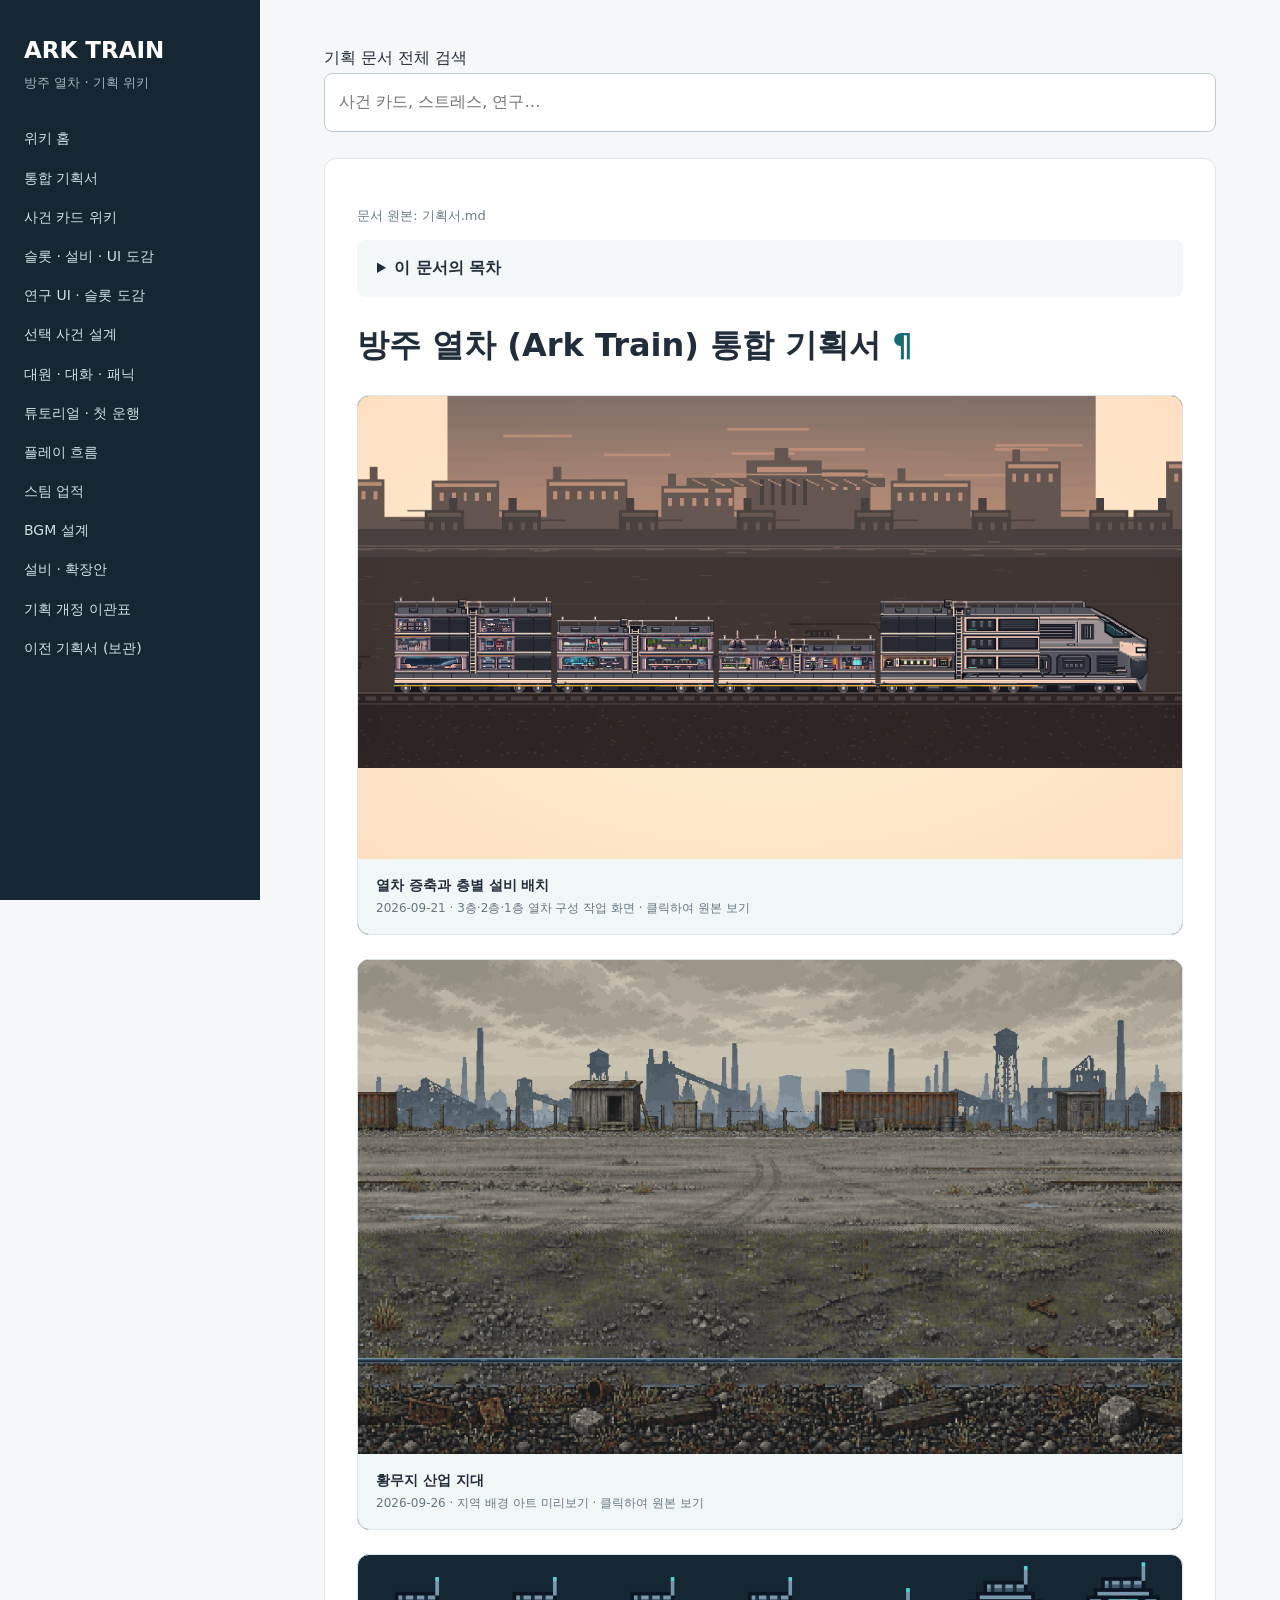
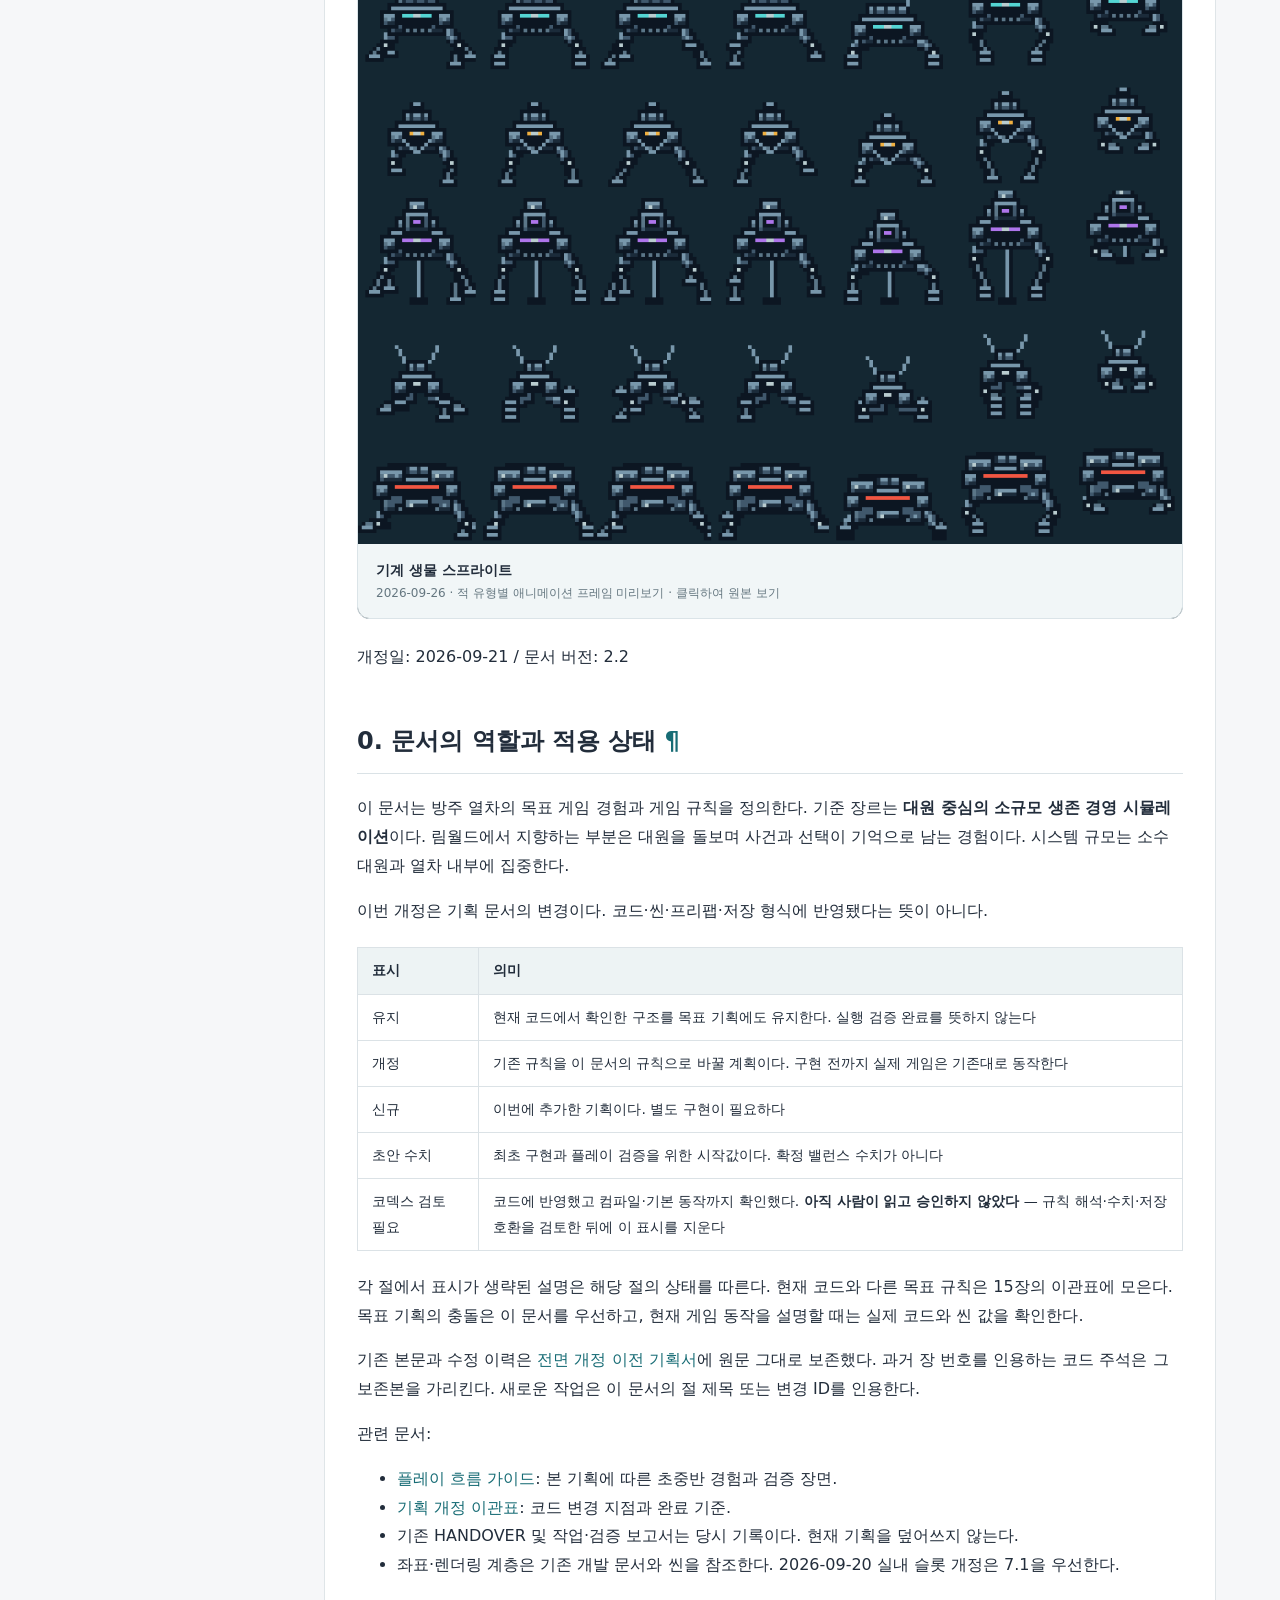
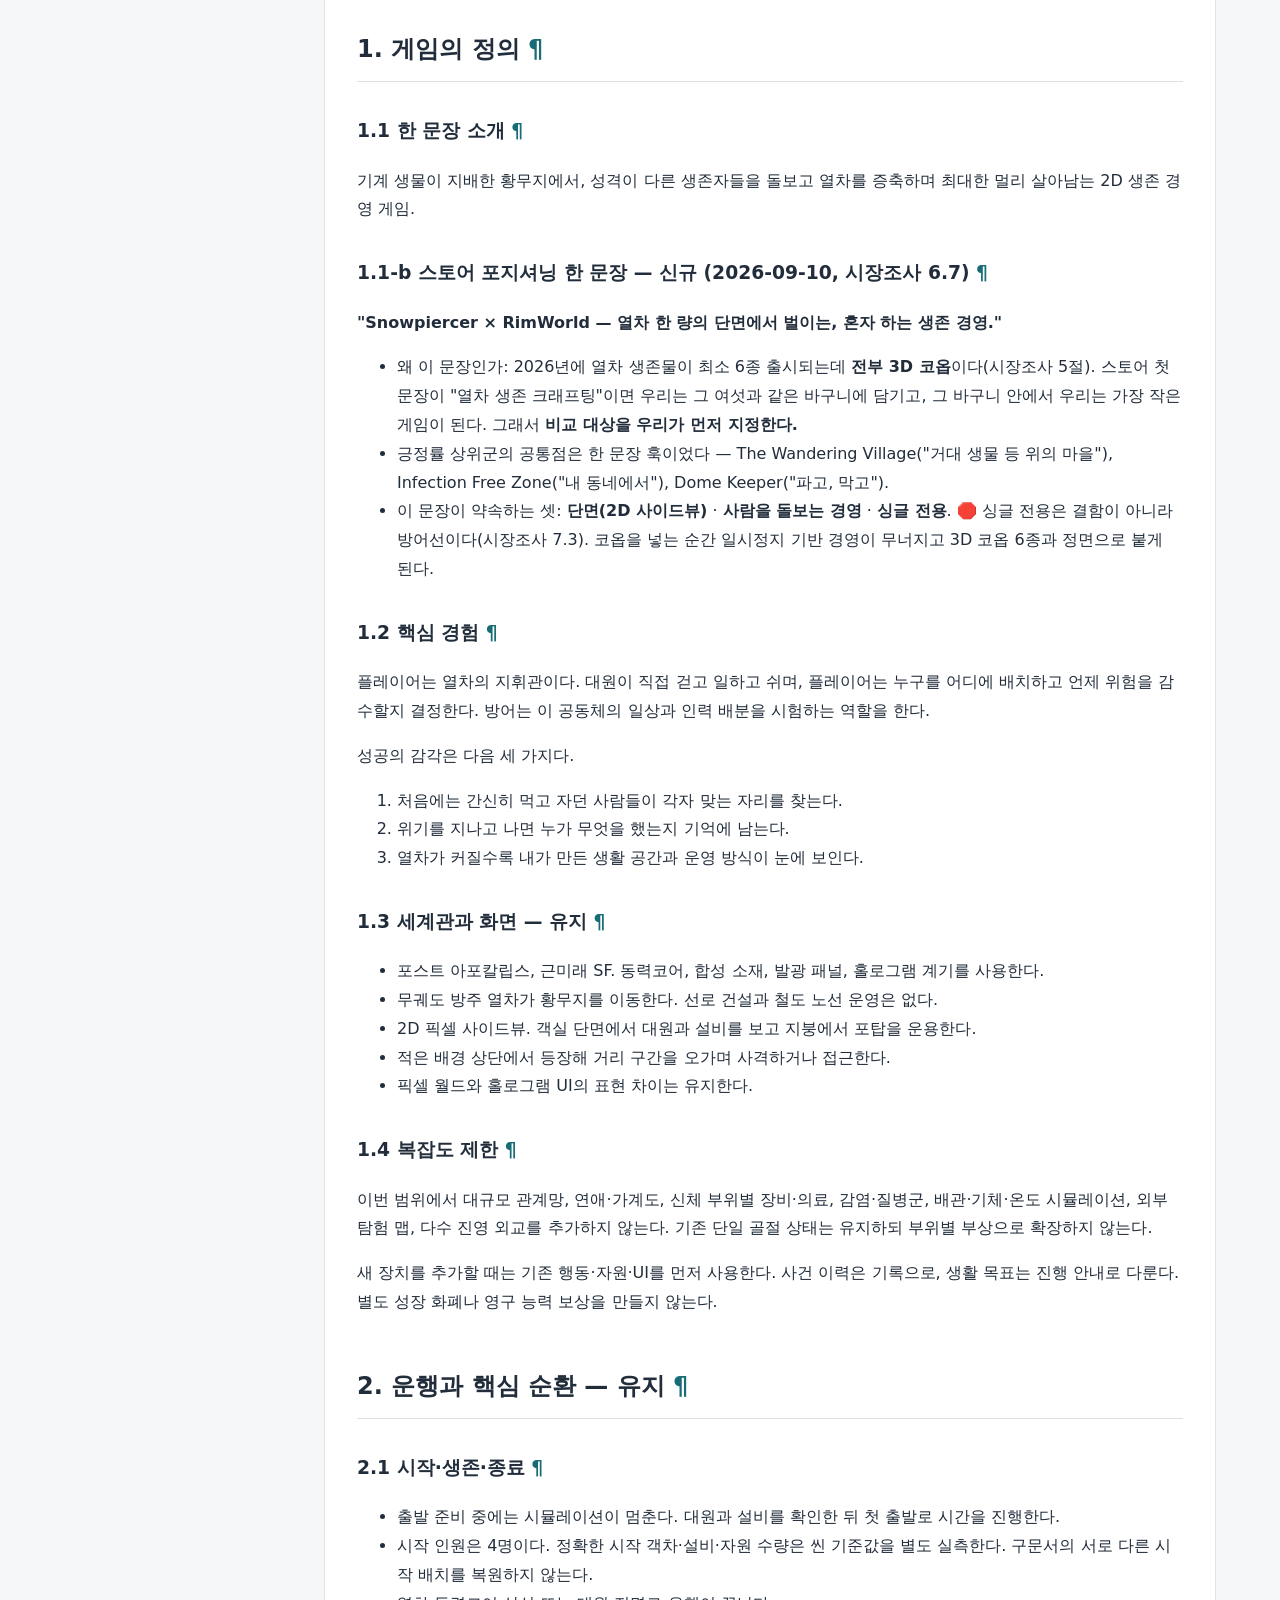
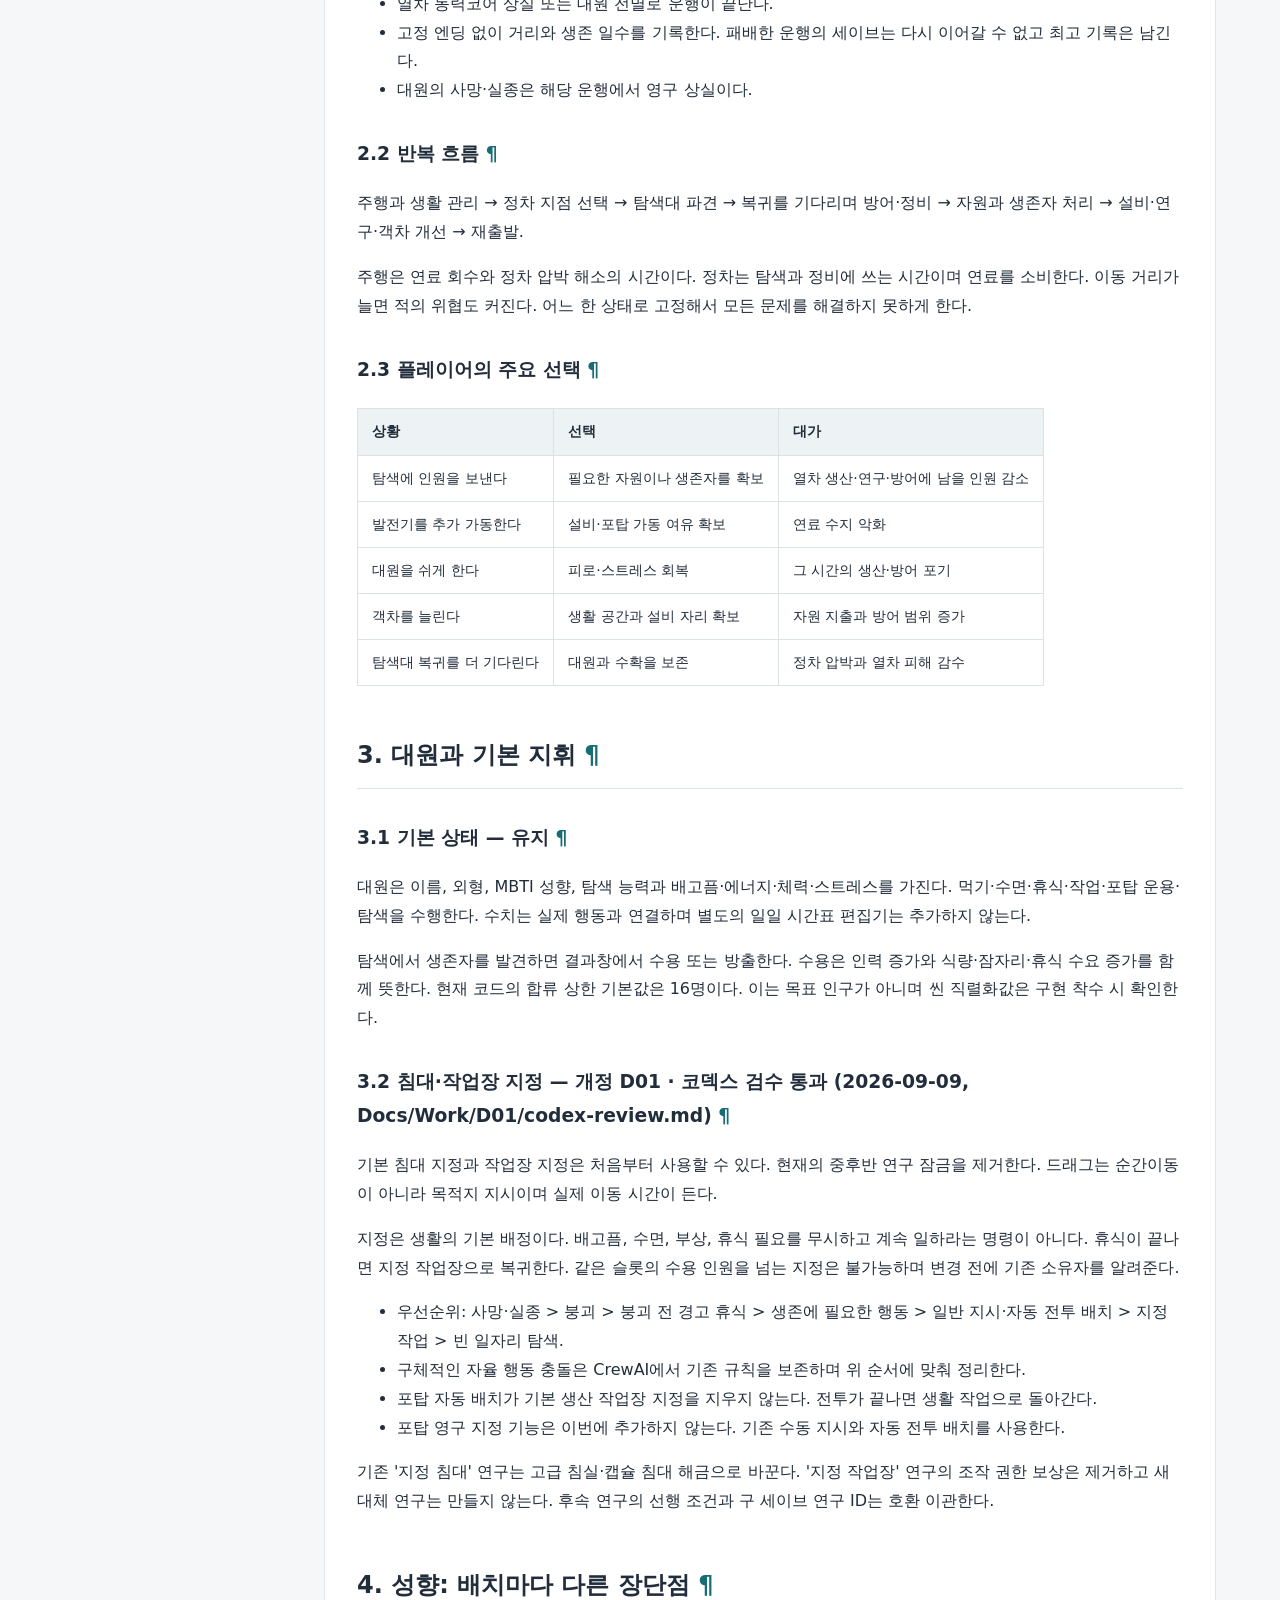
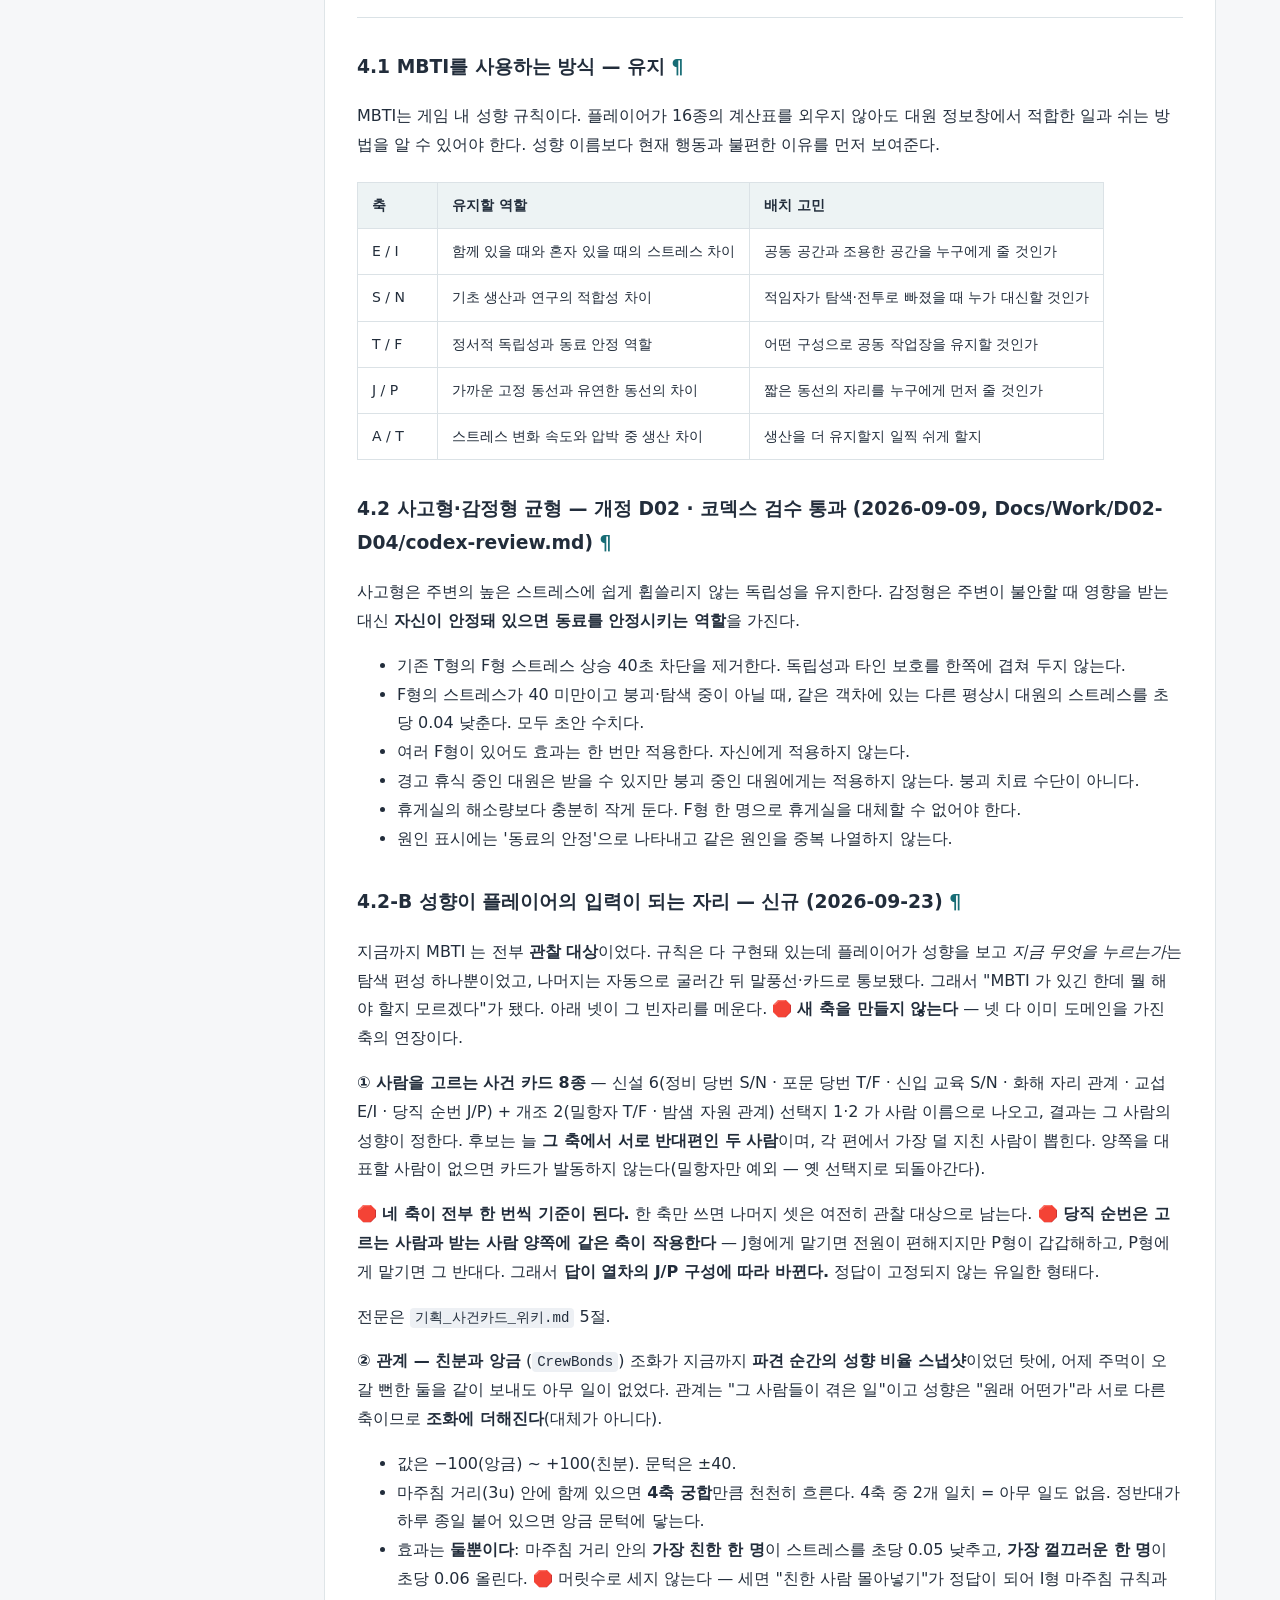
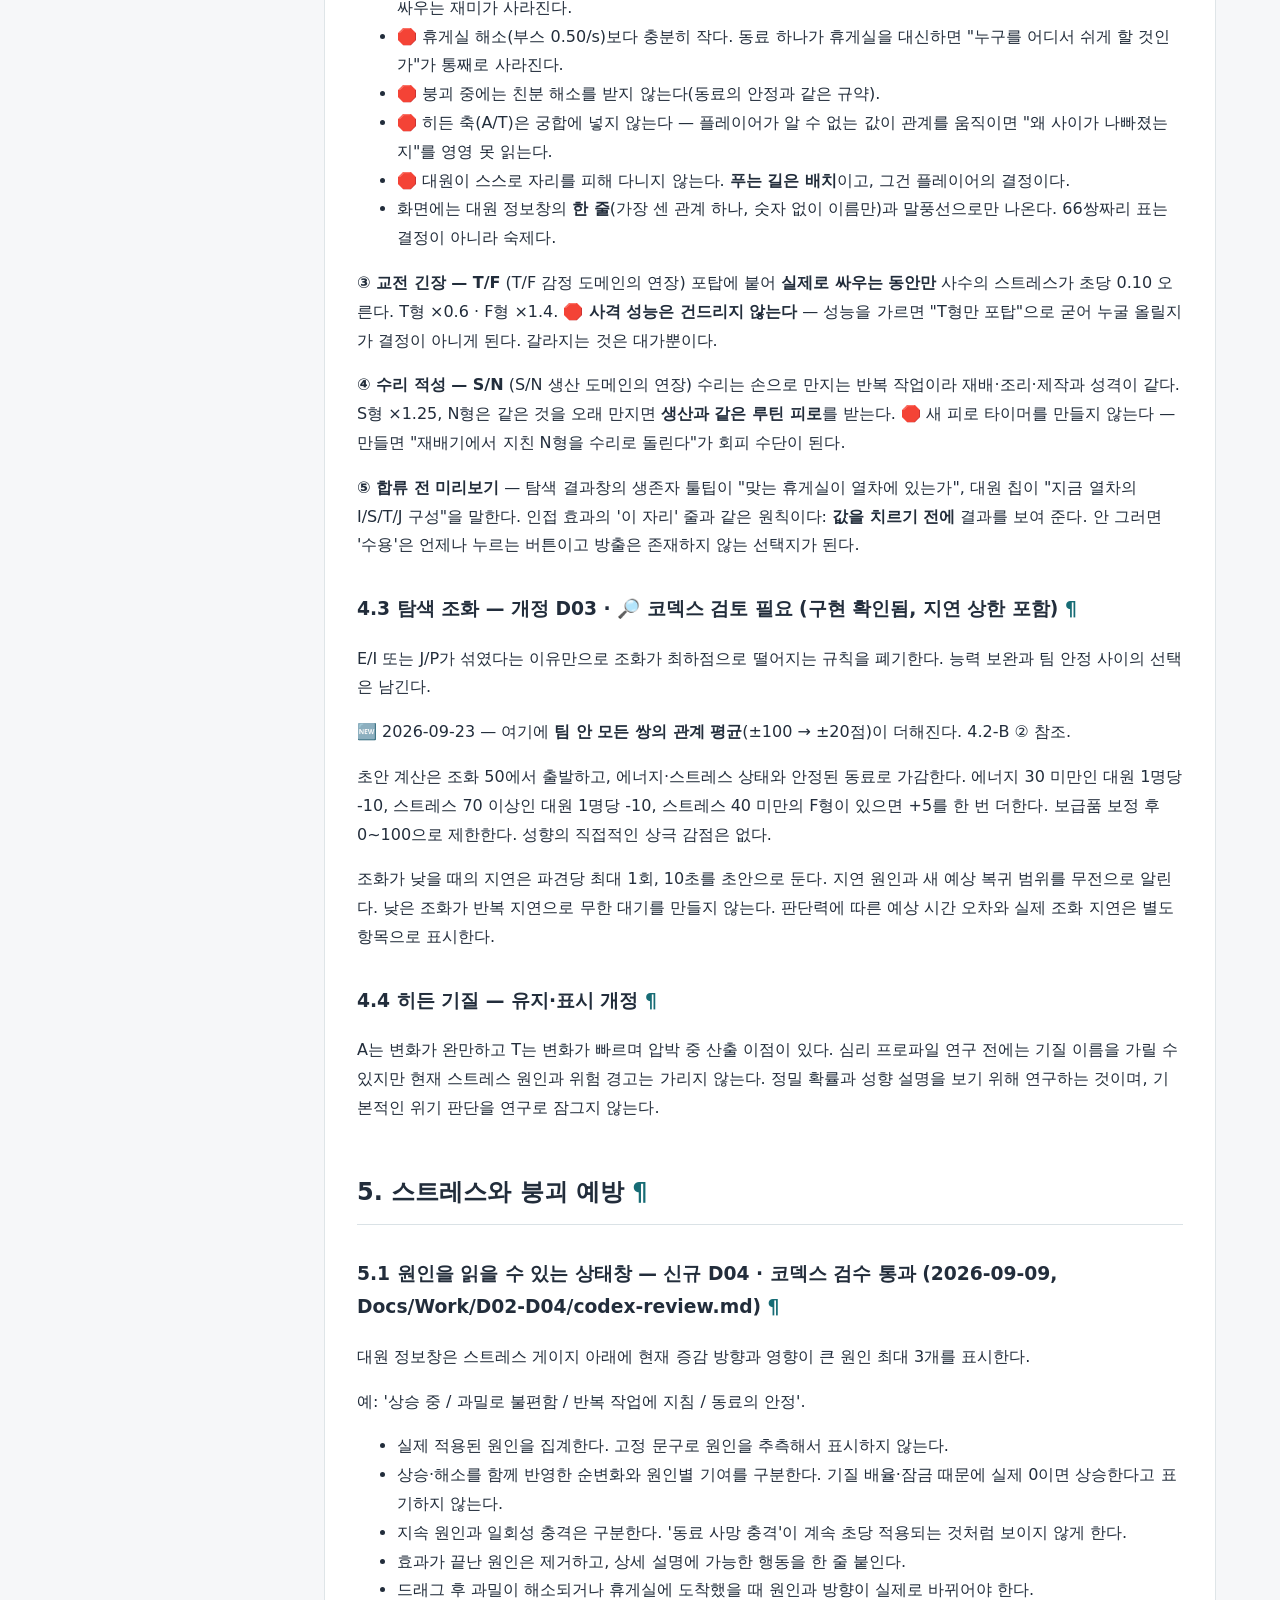
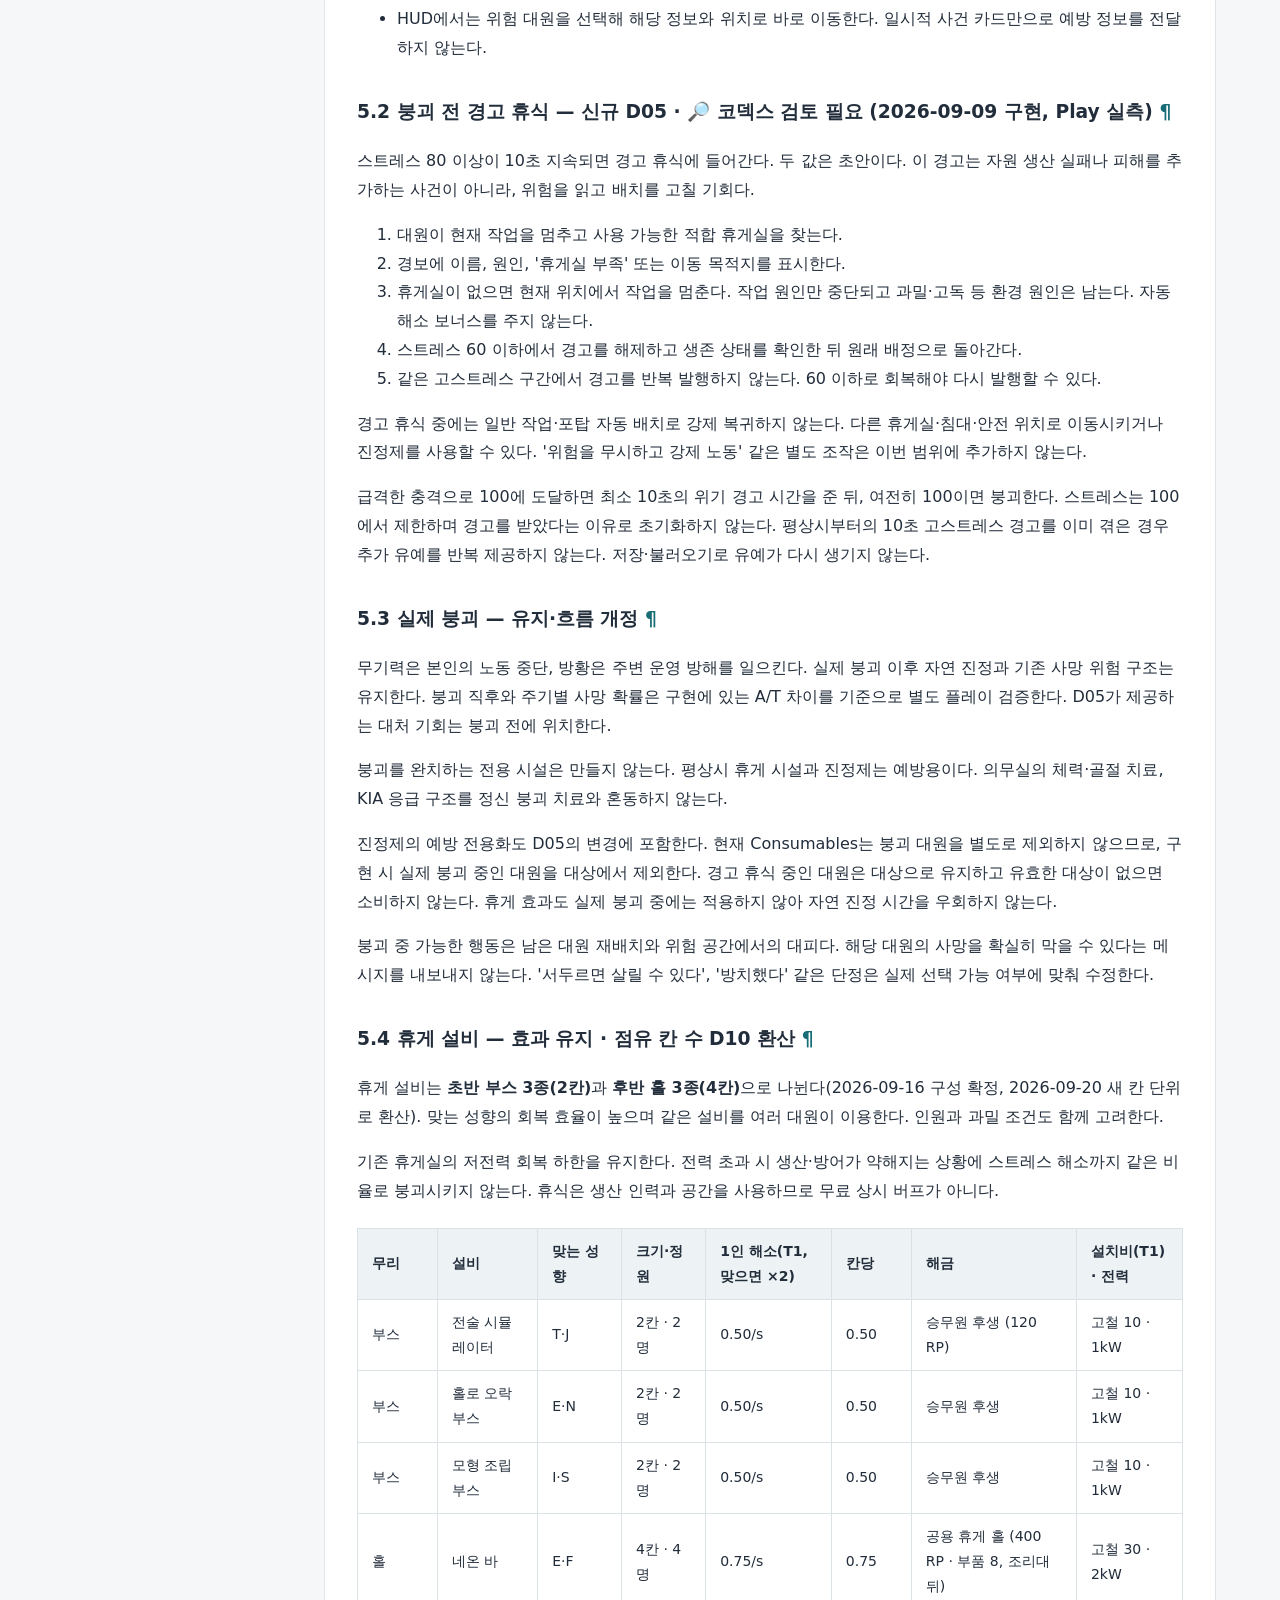
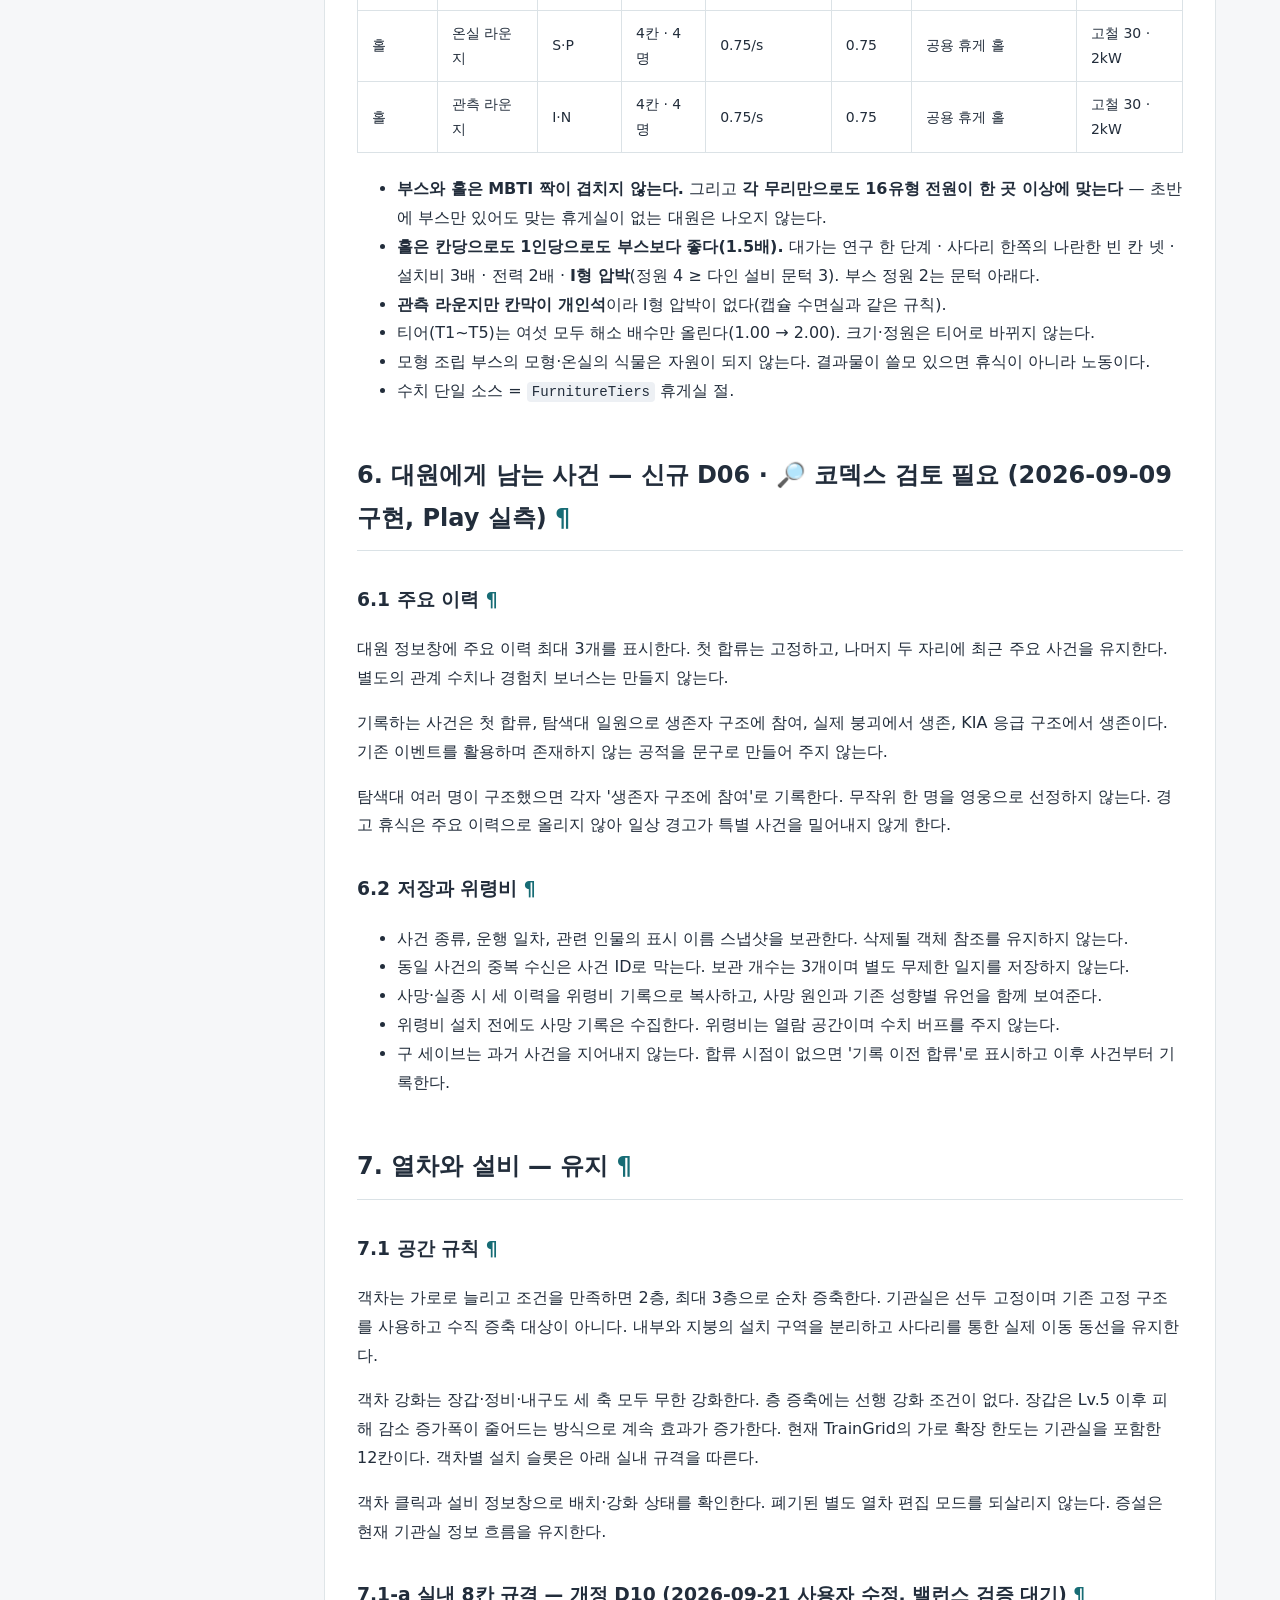
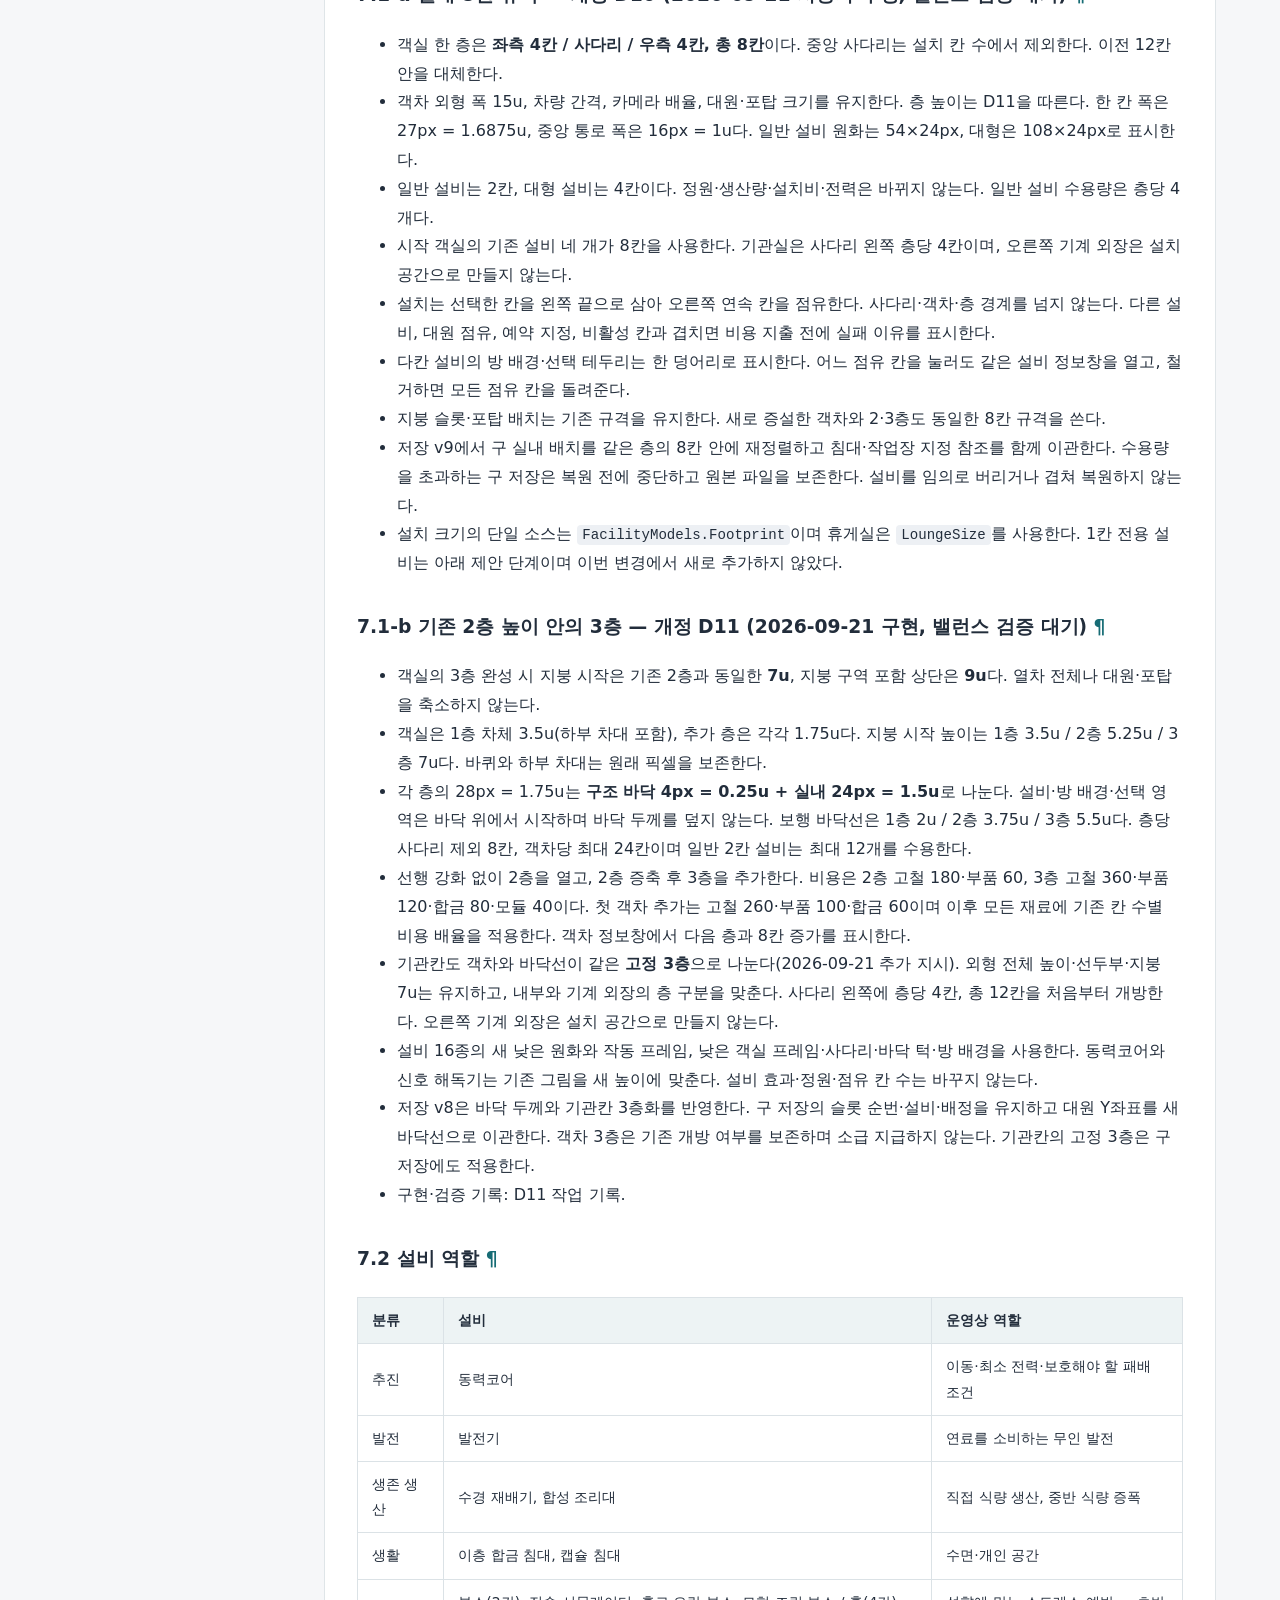
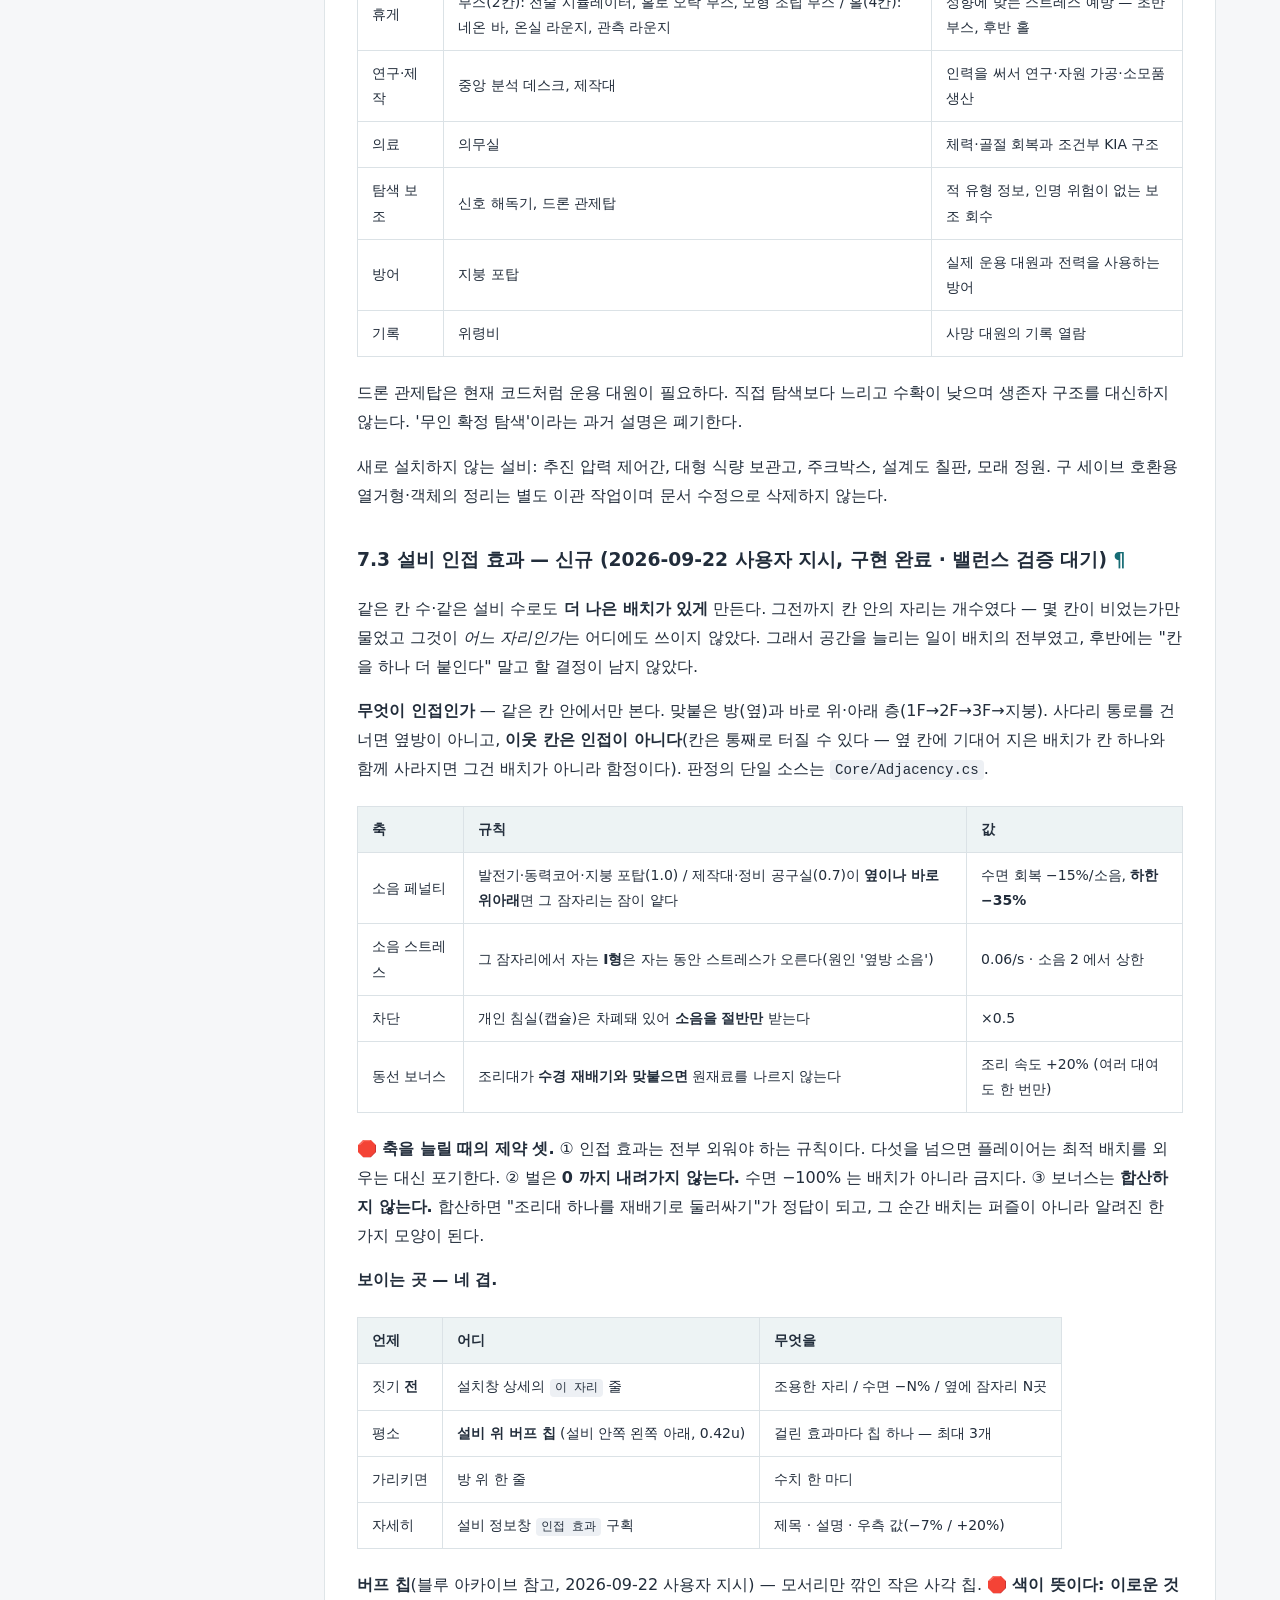
<file: design.html>
<!doctype html><html lang="ko"><head><meta charset="utf-8"><meta name="viewport" content="width=device-width,initial-scale=1"><title>통합 기획서 · 방주 열차 기획 위키</title><link rel="stylesheet" href="style.css"><script defer src="search.js"></script></head><body><aside><strong>ARK TRAIN</strong><small>방주 열차 · 기획 위키</small><nav aria-label="문서 메뉴"><a href="index.html">위키 홈</a><a href="design.html">통합 기획서</a><a href="events.html">사건 카드 위키</a><a href="slots.html">슬롯 · 설비 · UI 도감</a><a href="research-atlas.html">연구 UI · 슬롯 도감</a><a href="choices.html">선택 사건 설계</a><a href="crew.html">대원 · 대화 · 패닉</a><a href="tutorial.html">튜토리얼 · 첫 운행</a><a href="flow.html">플레이 흐름</a><a href="achievements.html">스팀 업적</a><a href="music.html">BGM 설계</a><a href="facilities.html">설비 · 확장안</a><a href="migration.html">기획 개정 이관표</a><a href="archive.html">이전 기획서 (보관)</a></nav></aside><main><label for="search">기획 문서 전체 검색</label><input id="search" type="search" placeholder="사건 카드, 스트레스, 연구…" autocomplete="off"><div id="results" aria-live="polite"></div><article><p class="meta">문서 원본: 기획서.md</p><details><summary>이 문서의 목차</summary><div class="toc">
<ul>
<li><a href="#ark-train">방주 열차 (Ark Train) 통합 기획서</a><ul>
<li><a href="#0">0. 문서의 역할과 적용 상태</a></li>
<li><a href="#1">1. 게임의 정의</a><ul>
<li><a href="#11">1.1 한 문장 소개</a></li>
<li><a href="#11-b-2026-09-10-67">1.1-b 스토어 포지셔닝 한 문장 — 신규 (2026-09-10, 시장조사 6.7)</a></li>
<li><a href="#12">1.2 핵심 경험</a></li>
<li><a href="#13">1.3 세계관과 화면 — 유지</a></li>
<li><a href="#14">1.4 복잡도 제한</a></li>
</ul>
</li>
<li><a href="#2">2. 운행과 핵심 순환 — 유지</a><ul>
<li><a href="#21">2.1 시작·생존·종료</a></li>
<li><a href="#22">2.2 반복 흐름</a></li>
<li><a href="#23">2.3 플레이어의 주요 선택</a></li>
</ul>
</li>
<li><a href="#3">3. 대원과 기본 지휘</a><ul>
<li><a href="#31">3.1 기본 상태 — 유지</a></li>
<li><a href="#32-d01-2026-09-09-docsworkd01codex-reviewmd">3.2 침대·작업장 지정 — 개정 D01 · 코덱스 검수 통과 (2026-09-09, Docs/Work/D01/codex-review.md)</a></li>
</ul>
</li>
<li><a href="#4">4. 성향: 배치마다 다른 장단점</a><ul>
<li><a href="#41-mbti">4.1 MBTI를 사용하는 방식 — 유지</a></li>
<li><a href="#42-d02-2026-09-09-docsworkd02-d04codex-reviewmd">4.2 사고형·감정형 균형 — 개정 D02 · 코덱스 검수 통과 (2026-09-09, Docs/Work/D02-D04/codex-review.md)</a></li>
<li><a href="#42-b-2026-09-23">4.2-B 성향이 플레이어의 입력이 되는 자리 — 신규 (2026-09-23)</a></li>
<li><a href="#43-d03">4.3 탐색 조화 — 개정 D03 · 🔎 코덱스 검토 필요 (구현 확인됨, 지연 상한 포함)</a></li>
<li><a href="#44">4.4 히든 기질 — 유지·표시 개정</a></li>
</ul>
</li>
<li><a href="#5">5. 스트레스와 붕괴 예방</a><ul>
<li><a href="#51-d04-2026-09-09-docsworkd02-d04codex-reviewmd">5.1 원인을 읽을 수 있는 상태창 — 신규 D04 · 코덱스 검수 통과 (2026-09-09, Docs/Work/D02-D04/codex-review.md)</a></li>
<li><a href="#52-d05-2026-09-09-play">5.2 붕괴 전 경고 휴식 — 신규 D05 · 🔎 코덱스 검토 필요 (2026-09-09 구현, Play 실측)</a></li>
<li><a href="#53">5.3 실제 붕괴 — 유지·흐름 개정</a></li>
<li><a href="#54-d10">5.4 휴게 설비 — 효과 유지 · 점유 칸 수 D10 환산</a></li>
</ul>
</li>
<li><a href="#6-d06-2026-09-09-play">6. 대원에게 남는 사건 — 신규 D06 · 🔎 코덱스 검토 필요 (2026-09-09 구현, Play 실측)</a><ul>
<li><a href="#61">6.1 주요 이력</a></li>
<li><a href="#62">6.2 저장과 위령비</a></li>
</ul>
</li>
<li><a href="#7">7. 열차와 설비 — 유지</a><ul>
<li><a href="#71">7.1 공간 규칙</a></li>
<li><a href="#71-a-8-d10-2026-09-21">7.1-a 실내 8칸 규격 — 개정 D10 (2026-09-21 사용자 수정, 밸런스 검증 대기)</a></li>
<li><a href="#71-b-2-3-d11-2026-09-21">7.1-b 기존 2층 높이 안의 3층 — 개정 D11 (2026-09-21 구현, 밸런스 검증 대기)</a></li>
<li><a href="#72">7.2 설비 역할</a></li>
<li><a href="#73-2026-09-22">7.3 설비 인접 효과 — 신규 (2026-09-22 사용자 지시, 구현 완료 · 밸런스 검증 대기)</a></li>
</ul>
</li>
<li><a href="#8">8. 자원·전력·성장 — 유지</a><ul>
<li><a href="#81">8.1 자원 체계</a></li>
<li><a href="#82">8.2 회수 자원 진행</a></li>
<li><a href="#83">8.3 전력과 연료</a></li>
<li><a href="#84">8.4 소모품과 강화</a></li>
</ul>
</li>
<li><a href="#9-d07-2026-09-08">9. 탐색 목적 선택 — 신규 D07 · 🔎 코덱스 검토 필요 (2026-09-08 구현, 저장은 미구현)</a><ul>
<li><a href="#91">9.1 파견 구성</a></li>
<li><a href="#92">9.2 구역·불확실성과 결과</a></li>
</ul>
</li>
<li><a href="#10">10. 방어와 회복 구간</a><ul>
<li><a href="#101">10.1 전투 — 유지</a><ul>
<li><a href="#101-a-2026-09-27">10.1-a 포탑 종류 특성 — 신규 (2026-09-27 사용자 지시 "자동 공격인 점 참고, 특성을 확실히", 구현 · 밸런스 검증 대기)</a></li>
</ul>
</li>
<li><a href="#102-d08-2026-09-09-play">10.2 한시적 회복 구간 — 신규 D08 · 🔎 코덱스 검토 필요 (2026-09-09 구현, Play 실측)</a></li>
</ul>
</li>
<li><a href="#11-d09-2026-09-09-play">11. 생활 목표와 진행 — 신규 D09 · 🔎 코덱스 검토 필요 (2026-09-09 구현, Play 실측)</a><ul>
<li><a href="#111">11.1 목표의 역할</a></li>
<li><a href="#112">11.2 성장의 순서</a></li>
</ul>
</li>
<li><a href="#12-ui">12. UI와 정보 구조</a><ul>
<li><a href="#121">12.1 유지하는 화면 구조</a></li>
<li><a href="#122">12.2 신규 정보의 배치</a></li>
</ul>
</li>
<li><a href="#13_1">13. 수치와 플레이 검증 원칙</a></li>
<li><a href="#14_1">14. 현재 규칙의 참조 위치</a></li>
<li><a href="#15">15. 구현 이관 순서</a></li>
<li><a href="#16">16. 폐기 규칙과 구문서 대응</a><ul>
<li><a href="#2026-09-22">2026-09-22 통로 표현 보완</a></li>
<li><a href="#2026-09-22_1">2026-09-22 전체 높이 유지·슬롯 가림 수정</a></li>
</ul>
</li>
</ul>
</li>
</ul>
</div>
</details><h1 id="ark-train">방주 열차 (Ark Train) 통합 기획서<a class="headerlink" href="#ark-train" title="Permanent link"> ¶</a></h1><figure><a href="images/train.png" target="_blank" rel="noopener" aria-label="열차 증축과 층별 설비 배치 원본 보기"><img src="images/train.png" width="2404" height="1352" loading="eager" decoding="async" alt="열차 증축과 층별 설비 배치"></a><figcaption><strong>열차 증축과 층별 설비 배치</strong><span>2026-09-21 · 3층·2층·1층 열차 구성 작업 화면 · 클릭하여 원본 보기</span></figcaption></figure><figure><a href="images/wasteland.png" target="_blank" rel="noopener" aria-label="황무지 산업 지대 원본 보기"><img src="images/wasteland.png" width="960" height="576" loading="lazy" decoding="async" alt="황무지 산업 지대"></a><figcaption><strong>황무지 산업 지대</strong><span>2026-09-26 · 지역 배경 아트 미리보기 · 클릭하여 원본 보기</span></figcaption></figure><figure><a href="images/enemies.png" target="_blank" rel="noopener" aria-label="기계 생물 스프라이트 원본 보기"><img src="images/enemies.png" width="896" height="640" loading="lazy" decoding="async" alt="기계 생물 스프라이트"></a><figcaption><strong>기계 생물 스프라이트</strong><span>2026-09-26 · 적 유형별 애니메이션 프레임 미리보기 · 클릭하여 원본 보기</span></figcaption></figure>
<p>개정일: 2026-09-21 / 문서 버전: 2.2</p>
<h2 id="0">0. 문서의 역할과 적용 상태<a class="headerlink" href="#0" title="Permanent link"> ¶</a></h2>
<p>이 문서는 방주 열차의 목표 게임 경험과 게임 규칙을 정의한다. 기준 장르는 <strong>대원 중심의 소규모 생존 경영 시뮬레이션</strong>이다. 림월드에서 지향하는 부분은 대원을 돌보며 사건과 선택이 기억으로 남는 경험이다. 시스템 규모는 소수 대원과 열차 내부에 집중한다.</p>
<p>이번 개정은 기획 문서의 변경이다. 코드·씬·프리팹·저장 형식에 반영됐다는 뜻이 아니다.</p>
<table>
<thead>
<tr>
<th>표시</th>
<th>의미</th>
</tr>
</thead>
<tbody>
<tr>
<td>유지</td>
<td>현재 코드에서 확인한 구조를 목표 기획에도 유지한다. 실행 검증 완료를 뜻하지 않는다</td>
</tr>
<tr>
<td>개정</td>
<td>기존 규칙을 이 문서의 규칙으로 바꿀 계획이다. 구현 전까지 실제 게임은 기존대로 동작한다</td>
</tr>
<tr>
<td>신규</td>
<td>이번에 추가한 기획이다. 별도 구현이 필요하다</td>
</tr>
<tr>
<td>초안 수치</td>
<td>최초 구현과 플레이 검증을 위한 시작값이다. 확정 밸런스 수치가 아니다</td>
</tr>
<tr>
<td>코덱스 검토 필요</td>
<td>코드에 반영했고 컴파일·기본 동작까지 확인했다. <strong>아직 사람이 읽고 승인하지 않았다</strong> — 규칙 해석·수치·저장 호환을 검토한 뒤에 이 표시를 지운다</td>
</tr>
</tbody>
</table>
<p>각 절에서 표시가 생략된 설명은 해당 절의 상태를 따른다. 현재 코드와 다른 목표 규칙은 15장의 이관표에 모은다. 목표 기획의 충돌은 이 문서를 우선하고, 현재 게임 동작을 설명할 때는 실제 코드와 씬 값을 확인한다.</p>
<p>기존 본문과 수정 이력은 <a href="archive.html">전면 개정 이전 기획서</a>에 원문 그대로 보존했다. 과거 장 번호를 인용하는 코드 주석은 그 보존본을 가리킨다. 새로운 작업은 이 문서의 절 제목 또는 변경 ID를 인용한다.</p>
<p>관련 문서:</p>
<ul>
<li><a href="flow.html">플레이 흐름 가이드</a>: 본 기획에 따른 초중반 경험과 검증 장면.</li>
<li><a href="migration.html">기획 개정 이관표</a>: 코드 변경 지점과 완료 기준.</li>
<li>기존 HANDOVER 및 작업·검증 보고서는 당시 기록이다. 현재 기획을 덮어쓰지 않는다.</li>
<li>좌표·렌더링 계층은 기존 개발 문서와 씬을 참조한다. 2026-09-20 실내 슬롯 개정은 7.1을 우선한다.</li>
</ul>
<h2 id="1">1. 게임의 정의<a class="headerlink" href="#1" title="Permanent link"> ¶</a></h2>
<h3 id="11">1.1 한 문장 소개<a class="headerlink" href="#11" title="Permanent link"> ¶</a></h3>
<p>기계 생물이 지배한 황무지에서, 성격이 다른 생존자들을 돌보고 열차를 증축하며 최대한 멀리 살아남는 2D 생존 경영 게임.</p>
<h3 id="11-b-2026-09-10-67">1.1-b 스토어 포지셔닝 한 문장 — 신규 (2026-09-10, 시장조사 6.7)<a class="headerlink" href="#11-b-2026-09-10-67" title="Permanent link"> ¶</a></h3>
<p><strong>"Snowpiercer × RimWorld — 열차 한 량의 단면에서 벌이는, 혼자 하는 생존 경영."</strong></p>
<ul>
<li>왜 이 문장인가: 2026년에 열차 생존물이 최소 6종 출시되는데 <strong>전부 3D 코옵</strong>이다(시장조사 5절).
  스토어 첫 문장이 "열차 생존 크래프팅"이면 우리는 그 여섯과 같은 바구니에 담기고,
  그 바구니 안에서 우리는 가장 작은 게임이 된다. 그래서 <strong>비교 대상을 우리가 먼저 지정한다.</strong></li>
<li>긍정률 상위군의 공통점은 한 문장 훅이었다 — The Wandering Village("거대 생물 등 위의 마을"),
  Infection Free Zone("내 동네에서"), Dome Keeper("파고, 막고").</li>
<li>이 문장이 약속하는 셋: <strong>단면(2D 사이드뷰)</strong> · <strong>사람을 돌보는 경영</strong> · <strong>싱글 전용</strong>.
  🛑 싱글 전용은 결함이 아니라 방어선이다(시장조사 7.3). 코옵을 넣는 순간 일시정지 기반 경영이
  무너지고 3D 코옵 6종과 정면으로 붙게 된다.</li>
</ul>
<h3 id="12">1.2 핵심 경험<a class="headerlink" href="#12" title="Permanent link"> ¶</a></h3>
<p>플레이어는 열차의 지휘관이다. 대원이 직접 걷고 일하고 쉬며, 플레이어는 누구를 어디에 배치하고 언제 위험을 감수할지 결정한다. 방어는 이 공동체의 일상과 인력 배분을 시험하는 역할을 한다.</p>
<p>성공의 감각은 다음 세 가지다.</p>
<ol>
<li>처음에는 간신히 먹고 자던 사람들이 각자 맞는 자리를 찾는다.</li>
<li>위기를 지나고 나면 누가 무엇을 했는지 기억에 남는다.</li>
<li>열차가 커질수록 내가 만든 생활 공간과 운영 방식이 눈에 보인다.</li>
</ol>
<h3 id="13">1.3 세계관과 화면 — 유지<a class="headerlink" href="#13" title="Permanent link"> ¶</a></h3>
<ul>
<li>포스트 아포칼립스, 근미래 SF. 동력코어, 합성 소재, 발광 패널, 홀로그램 계기를 사용한다.</li>
<li>무궤도 방주 열차가 황무지를 이동한다. 선로 건설과 철도 노선 운영은 없다.</li>
<li>2D 픽셀 사이드뷰. 객실 단면에서 대원과 설비를 보고 지붕에서 포탑을 운용한다.</li>
<li>적은 배경 상단에서 등장해 거리 구간을 오가며 사격하거나 접근한다.</li>
<li>픽셀 월드와 홀로그램 UI의 표현 차이는 유지한다.</li>
</ul>
<h3 id="14">1.4 복잡도 제한<a class="headerlink" href="#14" title="Permanent link"> ¶</a></h3>
<p>이번 범위에서 대규모 관계망, 연애·가계도, 신체 부위별 장비·의료, 감염·질병군, 배관·기체·온도 시뮬레이션, 외부 탐험 맵, 다수 진영 외교를 추가하지 않는다. 기존 단일 골절 상태는 유지하되 부위별 부상으로 확장하지 않는다.</p>
<p>새 장치를 추가할 때는 기존 행동·자원·UI를 먼저 사용한다. 사건 이력은 기록으로, 생활 목표는 진행 안내로 다룬다. 별도 성장 화폐나 영구 능력 보상을 만들지 않는다.</p>
<h2 id="2">2. 운행과 핵심 순환 — 유지<a class="headerlink" href="#2" title="Permanent link"> ¶</a></h2>
<h3 id="21">2.1 시작·생존·종료<a class="headerlink" href="#21" title="Permanent link"> ¶</a></h3>
<ul>
<li>출발 준비 중에는 시뮬레이션이 멈춘다. 대원과 설비를 확인한 뒤 첫 출발로 시간을 진행한다.</li>
<li>시작 인원은 4명이다. 정확한 시작 객차·설비·자원 수량은 씬 기준값을 별도 실측한다. 구문서의 서로 다른 시작 배치를 복원하지 않는다.</li>
<li>열차 동력코어 상실 또는 대원 전멸로 운행이 끝난다.</li>
<li>고정 엔딩 없이 거리와 생존 일수를 기록한다. 패배한 운행의 세이브는 다시 이어갈 수 없고 최고 기록은 남긴다.</li>
<li>대원의 사망·실종은 해당 운행에서 영구 상실이다.</li>
</ul>
<h3 id="22">2.2 반복 흐름<a class="headerlink" href="#22" title="Permanent link"> ¶</a></h3>
<p>주행과 생활 관리 → 정차 지점 선택 → 탐색대 파견 → 복귀를 기다리며 방어·정비 → 자원과 생존자 처리 → 설비·연구·객차 개선 → 재출발.</p>
<p>주행은 연료 회수와 정차 압박 해소의 시간이다. 정차는 탐색과 정비에 쓰는 시간이며 연료를 소비한다. 이동 거리가 늘면 적의 위협도 커진다. 어느 한 상태로 고정해서 모든 문제를 해결하지 못하게 한다.</p>
<h3 id="23">2.3 플레이어의 주요 선택<a class="headerlink" href="#23" title="Permanent link"> ¶</a></h3>
<table>
<thead>
<tr>
<th>상황</th>
<th>선택</th>
<th>대가</th>
</tr>
</thead>
<tbody>
<tr>
<td>탐색에 인원을 보낸다</td>
<td>필요한 자원이나 생존자를 확보</td>
<td>열차 생산·연구·방어에 남을 인원 감소</td>
</tr>
<tr>
<td>발전기를 추가 가동한다</td>
<td>설비·포탑 가동 여유 확보</td>
<td>연료 수지 악화</td>
</tr>
<tr>
<td>대원을 쉬게 한다</td>
<td>피로·스트레스 회복</td>
<td>그 시간의 생산·방어 포기</td>
</tr>
<tr>
<td>객차를 늘린다</td>
<td>생활 공간과 설비 자리 확보</td>
<td>자원 지출과 방어 범위 증가</td>
</tr>
<tr>
<td>탐색대 복귀를 더 기다린다</td>
<td>대원과 수확을 보존</td>
<td>정차 압박과 열차 피해 감수</td>
</tr>
</tbody>
</table>
<h2 id="3">3. 대원과 기본 지휘<a class="headerlink" href="#3" title="Permanent link"> ¶</a></h2>
<h3 id="31">3.1 기본 상태 — 유지<a class="headerlink" href="#31" title="Permanent link"> ¶</a></h3>
<p>대원은 이름, 외형, MBTI 성향, 탐색 능력과 배고픔·에너지·체력·스트레스를 가진다. 먹기·수면·휴식·작업·포탑 운용·탐색을 수행한다. 수치는 실제 행동과 연결하며 별도의 일일 시간표 편집기는 추가하지 않는다.</p>
<p>탐색에서 생존자를 발견하면 결과창에서 수용 또는 방출한다. 수용은 인력 증가와 식량·잠자리·휴식 수요 증가를 함께 뜻한다. 현재 코드의 합류 상한 기본값은 16명이다. 이는 목표 인구가 아니며 씬 직렬화값은 구현 착수 시 확인한다.</p>
<h3 id="32-d01-2026-09-09-docsworkd01codex-reviewmd">3.2 침대·작업장 지정 — 개정 D01 · 코덱스 검수 통과 (2026-09-09, Docs/Work/D01/codex-review.md)<a class="headerlink" href="#32-d01-2026-09-09-docsworkd01codex-reviewmd" title="Permanent link"> ¶</a></h3>
<p>기본 침대 지정과 작업장 지정은 처음부터 사용할 수 있다. 현재의 중후반 연구 잠금을 제거한다. 드래그는 순간이동이 아니라 목적지 지시이며 실제 이동 시간이 든다.</p>
<p>지정은 생활의 기본 배정이다. 배고픔, 수면, 부상, 휴식 필요를 무시하고 계속 일하라는 명령이 아니다. 휴식이 끝나면 지정 작업장으로 복귀한다. 같은 슬롯의 수용 인원을 넘는 지정은 불가능하며 변경 전에 기존 소유자를 알려준다.</p>
<ul>
<li>우선순위: 사망·실종 &gt; 붕괴 &gt; 붕괴 전 경고 휴식 &gt; 생존에 필요한 행동 &gt; 일반 지시·자동 전투 배치 &gt; 지정 작업 &gt; 빈 일자리 탐색.</li>
<li>구체적인 자율 행동 충돌은 CrewAI에서 기존 규칙을 보존하며 위 순서에 맞춰 정리한다.</li>
<li>포탑 자동 배치가 기본 생산 작업장 지정을 지우지 않는다. 전투가 끝나면 생활 작업으로 돌아간다.</li>
<li>포탑 영구 지정 기능은 이번에 추가하지 않는다. 기존 수동 지시와 자동 전투 배치를 사용한다.</li>
</ul>
<p>기존 '지정 침대' 연구는 고급 침실·캡슐 침대 해금으로 바꾼다. '지정 작업장' 연구의 조작 권한 보상은 제거하고 새 대체 연구는 만들지 않는다. 후속 연구의 선행 조건과 구 세이브 연구 ID는 호환 이관한다.</p>
<h2 id="4">4. 성향: 배치마다 다른 장단점<a class="headerlink" href="#4" title="Permanent link"> ¶</a></h2>
<h3 id="41-mbti">4.1 MBTI를 사용하는 방식 — 유지<a class="headerlink" href="#41-mbti" title="Permanent link"> ¶</a></h3>
<p>MBTI는 게임 내 성향 규칙이다. 플레이어가 16종의 계산표를 외우지 않아도 대원 정보창에서 적합한 일과 쉬는 방법을 알 수 있어야 한다. 성향 이름보다 현재 행동과 불편한 이유를 먼저 보여준다.</p>
<table>
<thead>
<tr>
<th>축</th>
<th>유지할 역할</th>
<th>배치 고민</th>
</tr>
</thead>
<tbody>
<tr>
<td>E / I</td>
<td>함께 있을 때와 혼자 있을 때의 스트레스 차이</td>
<td>공동 공간과 조용한 공간을 누구에게 줄 것인가</td>
</tr>
<tr>
<td>S / N</td>
<td>기초 생산과 연구의 적합성 차이</td>
<td>적임자가 탐색·전투로 빠졌을 때 누가 대신할 것인가</td>
</tr>
<tr>
<td>T / F</td>
<td>정서적 독립성과 동료 안정 역할</td>
<td>어떤 구성으로 공동 작업장을 유지할 것인가</td>
</tr>
<tr>
<td>J / P</td>
<td>가까운 고정 동선과 유연한 동선의 차이</td>
<td>짧은 동선의 자리를 누구에게 먼저 줄 것인가</td>
</tr>
<tr>
<td>A / T</td>
<td>스트레스 변화 속도와 압박 중 생산 차이</td>
<td>생산을 더 유지할지 일찍 쉬게 할지</td>
</tr>
</tbody>
</table>
<h3 id="42-d02-2026-09-09-docsworkd02-d04codex-reviewmd">4.2 사고형·감정형 균형 — 개정 D02 · 코덱스 검수 통과 (2026-09-09, Docs/Work/D02-D04/codex-review.md)<a class="headerlink" href="#42-d02-2026-09-09-docsworkd02-d04codex-reviewmd" title="Permanent link"> ¶</a></h3>
<p>사고형은 주변의 높은 스트레스에 쉽게 휩쓸리지 않는 독립성을 유지한다. 감정형은 주변이 불안할 때 영향을 받는 대신 <strong>자신이 안정돼 있으면 동료를 안정시키는 역할</strong>을 가진다.</p>
<ul>
<li>기존 T형의 F형 스트레스 상승 40초 차단을 제거한다. 독립성과 타인 보호를 한쪽에 겹쳐 두지 않는다.</li>
<li>F형의 스트레스가 40 미만이고 붕괴·탐색 중이 아닐 때, 같은 객차에 있는 다른 평상시 대원의 스트레스를 초당 0.04 낮춘다. 모두 초안 수치다.</li>
<li>여러 F형이 있어도 효과는 한 번만 적용한다. 자신에게 적용하지 않는다.</li>
<li>경고 휴식 중인 대원은 받을 수 있지만 붕괴 중인 대원에게는 적용하지 않는다. 붕괴 치료 수단이 아니다.</li>
<li>휴게실의 해소량보다 충분히 작게 둔다. F형 한 명으로 휴게실을 대체할 수 없어야 한다.</li>
<li>원인 표시에는 '동료의 안정'으로 나타내고 같은 원인을 중복 나열하지 않는다.</li>
</ul>
<h3 id="42-b-2026-09-23">4.2-B 성향이 플레이어의 입력이 되는 자리 — 신규 (2026-09-23)<a class="headerlink" href="#42-b-2026-09-23" title="Permanent link"> ¶</a></h3>
<p>지금까지 MBTI 는 전부 <strong>관찰 대상</strong>이었다. 규칙은 다 구현돼 있는데 플레이어가 성향을 보고 <em>지금 무엇을 누르는가</em>는 탐색 편성 하나뿐이었고, 나머지는 자동으로 굴러간 뒤 말풍선·카드로 통보됐다. 그래서 "MBTI 가 있긴 한데 뭘 해야 할지 모르겠다"가 됐다. 아래 넷이 그 빈자리를 메운다. 🛑 <strong>새 축을 만들지 않는다</strong> — 넷 다 이미 도메인을 가진 축의 연장이다.</p>
<p><strong>① 사람을 고르는 사건 카드 8종</strong> — 신설 6(정비 당번 S/N · 포문 당번 T/F · 신입 교육 S/N · 화해 자리 관계 · 교섭 E/I · 당직 순번 J/P) + 개조 2(밀항자 T/F · 밤샘 자원 관계)
선택지 1·2 가 사람 이름으로 나오고, 결과는 그 사람의 성향이 정한다. 후보는 늘 <strong>그 축에서 서로 반대편인 두 사람</strong>이며, 각 편에서 가장 덜 지친 사람이 뽑힌다. 양쪽을 대표할 사람이 없으면 카드가 발동하지 않는다(밀항자만 예외 — 옛 선택지로 되돌아간다).</p>
<p>🛑 <strong>네 축이 전부 한 번씩 기준이 된다.</strong> 한 축만 쓰면 나머지 셋은 여전히 관찰 대상으로 남는다.
🛑 <strong>당직 순번은 고르는 사람과 받는 사람 양쪽에 같은 축이 작용한다</strong> — J형에게 맡기면 전원이 편해지지만 P형이 갑갑해하고, P형에게 맡기면 그 반대다. 그래서 <strong>답이 열차의 J/P 구성에 따라 바뀐다.</strong> 정답이 고정되지 않는 유일한 형태다.</p>
<p>전문은 <code>기획_사건카드_위키.md</code> 5절.</p>
<p><strong>② 관계 — 친분과 앙금</strong> (<code>CrewBonds</code>)
조화가 지금까지 <strong>파견 순간의 성향 비율 스냅샷</strong>이었던 탓에, 어제 주먹이 오갈 뻔한 둘을 같이 보내도 아무 일이 없었다. 관계는 "그 사람들이 겪은 일"이고 성향은 "원래 어떤가"라 서로 다른 축이므로 <strong>조화에 더해진다</strong>(대체가 아니다).</p>
<ul>
<li>값은 −100(앙금) ~ +100(친분). 문턱은 ±40.</li>
<li>마주침 거리(3u) 안에 함께 있으면 <strong>4축 궁합</strong>만큼 천천히 흐른다. 4축 중 2개 일치 = 아무 일도 없음. 정반대가 하루 종일 붙어 있으면 앙금 문턱에 닿는다.</li>
<li>효과는 <strong>둘뿐이다</strong>: 마주침 거리 안의 <strong>가장 친한 한 명</strong>이 스트레스를 초당 0.05 낮추고, <strong>가장 껄끄러운 한 명</strong>이 초당 0.06 올린다. 🛑 머릿수로 세지 않는다 — 세면 "친한 사람 몰아넣기"가 정답이 되어 I형 마주침 규칙과 싸우는 재미가 사라진다.</li>
<li>🛑 휴게실 해소(부스 0.50/s)보다 충분히 작다. 동료 하나가 휴게실을 대신하면 "누구를 어디서 쉬게 할 것인가"가 통째로 사라진다.</li>
<li>🛑 붕괴 중에는 친분 해소를 받지 않는다(동료의 안정과 같은 규약).</li>
<li>🛑 히든 축(A/T)은 궁합에 넣지 않는다 — 플레이어가 알 수 없는 값이 관계를 움직이면 "왜 사이가 나빠졌는지"를 영영 못 읽는다.</li>
<li>🛑 대원이 스스로 자리를 피해 다니지 않는다. <strong>푸는 길은 배치</strong>이고, 그건 플레이어의 결정이다.</li>
<li>화면에는 대원 정보창의 <strong>한 줄</strong>(가장 센 관계 하나, 숫자 없이 이름만)과 말풍선으로만 나온다. 66쌍짜리 표는 결정이 아니라 숙제다.</li>
</ul>
<p><strong>③ 교전 긴장 — T/F</strong> (T/F 감정 도메인의 연장)
포탑에 붙어 <strong>실제로 싸우는 동안만</strong> 사수의 스트레스가 초당 0.10 오른다. T형 ×0.6 · F형 ×1.4. 🛑 <strong>사격 성능은 건드리지 않는다</strong> — 성능을 가르면 "T형만 포탑"으로 굳어 누굴 올릴지가 결정이 아니게 된다. 갈라지는 것은 대가뿐이다.</p>
<p><strong>④ 수리 적성 — S/N</strong> (S/N 생산 도메인의 연장)
수리는 손으로 만지는 반복 작업이라 재배·조리·제작과 성격이 같다. S형 ×1.25, N형은 같은 것을 오래 만지면 <strong>생산과 같은 루틴 피로</strong>를 받는다. 🛑 새 피로 타이머를 만들지 않는다 — 만들면 "재배기에서 지친 N형을 수리로 돌린다"가 회피 수단이 된다.</p>
<p><strong>⑤ 합류 전 미리보기</strong> — 탐색 결과창의 생존자 툴팁이 "맞는 휴게실이 열차에 있는가", 대원 칩이 "지금 열차의 I/S/T/J 구성"을 말한다. 인접 효과의 '이 자리' 줄과 같은 원칙이다: <strong>값을 치르기 전에</strong> 결과를 보여 준다. 안 그러면 '수용'은 언제나 누르는 버튼이고 방출은 존재하지 않는 선택지가 된다.</p>
<h3 id="43-d03">4.3 탐색 조화 — 개정 D03 · 🔎 코덱스 검토 필요 (구현 확인됨, 지연 상한 포함)<a class="headerlink" href="#43-d03" title="Permanent link"> ¶</a></h3>
<p>E/I 또는 J/P가 섞였다는 이유만으로 조화가 최하점으로 떨어지는 규칙을 폐기한다. 능력 보완과 팀 안정 사이의 선택은 남긴다.</p>
<p>🆕 2026-09-23 — 여기에 <strong>팀 안 모든 쌍의 관계 평균</strong>(±100 → ±20점)이 더해진다. 4.2-B ② 참조.</p>
<p>초안 계산은 조화 50에서 출발하고, 에너지·스트레스 상태와 안정된 동료로 가감한다. 에너지 30 미만인 대원 1명당 -10, 스트레스 70 이상인 대원 1명당 -10, 스트레스 40 미만의 F형이 있으면 +5를 한 번 더한다. 보급품 보정 후 0~100으로 제한한다. 성향의 직접적인 상극 감점은 없다.</p>
<p>조화가 낮을 때의 지연은 파견당 최대 1회, 10초를 초안으로 둔다. 지연 원인과 새 예상 복귀 범위를 무전으로 알린다. 낮은 조화가 반복 지연으로 무한 대기를 만들지 않는다. 판단력에 따른 예상 시간 오차와 실제 조화 지연은 별도 항목으로 표시한다.</p>
<h3 id="44">4.4 히든 기질 — 유지·표시 개정<a class="headerlink" href="#44" title="Permanent link"> ¶</a></h3>
<p>A는 변화가 완만하고 T는 변화가 빠르며 압박 중 산출 이점이 있다. 심리 프로파일 연구 전에는 기질 이름을 가릴 수 있지만 현재 스트레스 원인과 위험 경고는 가리지 않는다. 정밀 확률과 성향 설명을 보기 위해 연구하는 것이며, 기본적인 위기 판단을 연구로 잠그지 않는다.</p>
<h2 id="5">5. 스트레스와 붕괴 예방<a class="headerlink" href="#5" title="Permanent link"> ¶</a></h2>
<h3 id="51-d04-2026-09-09-docsworkd02-d04codex-reviewmd">5.1 원인을 읽을 수 있는 상태창 — 신규 D04 · 코덱스 검수 통과 (2026-09-09, Docs/Work/D02-D04/codex-review.md)<a class="headerlink" href="#51-d04-2026-09-09-docsworkd02-d04codex-reviewmd" title="Permanent link"> ¶</a></h3>
<p>대원 정보창은 스트레스 게이지 아래에 현재 증감 방향과 영향이 큰 원인 최대 3개를 표시한다.</p>
<p>예: '상승 중 / 과밀로 불편함 / 반복 작업에 지침 / 동료의 안정'.</p>
<ul>
<li>실제 적용된 원인을 집계한다. 고정 문구로 원인을 추측해서 표시하지 않는다.</li>
<li>상승·해소를 함께 반영한 순변화와 원인별 기여를 구분한다. 기질 배율·잠금 때문에 실제 0이면 상승한다고 표기하지 않는다.</li>
<li>지속 원인과 일회성 충격은 구분한다. '동료 사망 충격'이 계속 초당 적용되는 것처럼 보이지 않게 한다.</li>
<li>효과가 끝난 원인은 제거하고, 상세 설명에 가능한 행동을 한 줄 붙인다.</li>
<li>드래그 후 과밀이 해소되거나 휴게실에 도착했을 때 원인과 방향이 실제로 바뀌어야 한다.</li>
<li>HUD에서는 위험 대원을 선택해 해당 정보와 위치로 바로 이동한다. 일시적 사건 카드만으로 예방 정보를 전달하지 않는다.</li>
</ul>
<h3 id="52-d05-2026-09-09-play">5.2 붕괴 전 경고 휴식 — 신규 D05 · 🔎 코덱스 검토 필요 (2026-09-09 구현, Play 실측)<a class="headerlink" href="#52-d05-2026-09-09-play" title="Permanent link"> ¶</a></h3>
<p>스트레스 80 이상이 10초 지속되면 경고 휴식에 들어간다. 두 값은 초안이다. 이 경고는 자원 생산 실패나 피해를 추가하는 사건이 아니라, 위험을 읽고 배치를 고칠 기회다.</p>
<ol>
<li>대원이 현재 작업을 멈추고 사용 가능한 적합 휴게실을 찾는다.</li>
<li>경보에 이름, 원인, '휴게실 부족' 또는 이동 목적지를 표시한다.</li>
<li>휴게실이 없으면 현재 위치에서 작업을 멈춘다. 작업 원인만 중단되고 과밀·고독 등 환경 원인은 남는다. 자동 해소 보너스를 주지 않는다.</li>
<li>스트레스 60 이하에서 경고를 해제하고 생존 상태를 확인한 뒤 원래 배정으로 돌아간다.</li>
<li>같은 고스트레스 구간에서 경고를 반복 발행하지 않는다. 60 이하로 회복해야 다시 발행할 수 있다.</li>
</ol>
<p>경고 휴식 중에는 일반 작업·포탑 자동 배치로 강제 복귀하지 않는다. 다른 휴게실·침대·안전 위치로 이동시키거나 진정제를 사용할 수 있다. '위험을 무시하고 강제 노동' 같은 별도 조작은 이번 범위에 추가하지 않는다.</p>
<p>급격한 충격으로 100에 도달하면 최소 10초의 위기 경고 시간을 준 뒤, 여전히 100이면 붕괴한다. 스트레스는 100에서 제한하며 경고를 받았다는 이유로 초기화하지 않는다. 평상시부터의 10초 고스트레스 경고를 이미 겪은 경우 추가 유예를 반복 제공하지 않는다. 저장·불러오기로 유예가 다시 생기지 않는다.</p>
<h3 id="53">5.3 실제 붕괴 — 유지·흐름 개정<a class="headerlink" href="#53" title="Permanent link"> ¶</a></h3>
<p>무기력은 본인의 노동 중단, 방황은 주변 운영 방해를 일으킨다. 실제 붕괴 이후 자연 진정과 기존 사망 위험 구조는 유지한다. 붕괴 직후와 주기별 사망 확률은 구현에 있는 A/T 차이를 기준으로 별도 플레이 검증한다. D05가 제공하는 대처 기회는 붕괴 전에 위치한다.</p>
<p>붕괴를 완치하는 전용 시설은 만들지 않는다. 평상시 휴게 시설과 진정제는 예방용이다. 의무실의 체력·골절 치료, KIA 응급 구조를 정신 붕괴 치료와 혼동하지 않는다.</p>
<p>진정제의 예방 전용화도 D05의 변경에 포함한다. 현재 Consumables는 붕괴 대원을 별도로 제외하지 않으므로, 구현 시 실제 붕괴 중인 대원을 대상에서 제외한다. 경고 휴식 중인 대원은 대상으로 유지하고 유효한 대상이 없으면 소비하지 않는다. 휴게 효과도 실제 붕괴 중에는 적용하지 않아 자연 진정 시간을 우회하지 않는다.</p>
<p>붕괴 중 가능한 행동은 남은 대원 재배치와 위험 공간에서의 대피다. 해당 대원의 사망을 확실히 막을 수 있다는 메시지를 내보내지 않는다. '서두르면 살릴 수 있다', '방치했다' 같은 단정은 실제 선택 가능 여부에 맞춰 수정한다.</p>
<h3 id="54-d10">5.4 휴게 설비 — 효과 유지 · 점유 칸 수 D10 환산<a class="headerlink" href="#54-d10" title="Permanent link"> ¶</a></h3>
<p>휴게 설비는 <strong>초반 부스 3종(2칸)</strong>과 <strong>후반 홀 3종(4칸)</strong>으로 나뉜다(2026-09-16 구성 확정, 2026-09-20 새 칸 단위로 환산). 맞는 성향의 회복 효율이 높으며 같은 설비를 여러 대원이 이용한다. 인원과 과밀 조건도 함께 고려한다.</p>
<p>기존 휴게실의 저전력 회복 하한을 유지한다. 전력 초과 시 생산·방어가 약해지는 상황에 스트레스 해소까지 같은 비율로 붕괴시키지 않는다. 휴식은 생산 인력과 공간을 사용하므로 무료 상시 버프가 아니다.</p>
<table>
<thead>
<tr>
<th>무리</th>
<th>설비</th>
<th>맞는 성향</th>
<th>크기·정원</th>
<th>1인 해소(T1, 맞으면 ×2)</th>
<th>칸당</th>
<th>해금</th>
<th>설치비(T1) · 전력</th>
</tr>
</thead>
<tbody>
<tr>
<td>부스</td>
<td>전술 시뮬레이터</td>
<td>T·J</td>
<td>2칸 · 2명</td>
<td>0.50/s</td>
<td>0.50</td>
<td>승무원 후생 (120 RP)</td>
<td>고철 10 · 1kW</td>
</tr>
<tr>
<td>부스</td>
<td>홀로 오락 부스</td>
<td>E·N</td>
<td>2칸 · 2명</td>
<td>0.50/s</td>
<td>0.50</td>
<td>승무원 후생</td>
<td>고철 10 · 1kW</td>
</tr>
<tr>
<td>부스</td>
<td>모형 조립 부스</td>
<td>I·S</td>
<td>2칸 · 2명</td>
<td>0.50/s</td>
<td>0.50</td>
<td>승무원 후생</td>
<td>고철 10 · 1kW</td>
</tr>
<tr>
<td>홀</td>
<td>네온 바</td>
<td>E·F</td>
<td>4칸 · 4명</td>
<td>0.75/s</td>
<td>0.75</td>
<td>공용 휴게 홀 (400 RP · 부품 8, 조리대 뒤)</td>
<td>고철 30 · 2kW</td>
</tr>
<tr>
<td>홀</td>
<td>온실 라운지</td>
<td>S·P</td>
<td>4칸 · 4명</td>
<td>0.75/s</td>
<td>0.75</td>
<td>공용 휴게 홀</td>
<td>고철 30 · 2kW</td>
</tr>
<tr>
<td>홀</td>
<td>관측 라운지</td>
<td>I·N</td>
<td>4칸 · 4명</td>
<td>0.75/s</td>
<td>0.75</td>
<td>공용 휴게 홀</td>
<td>고철 30 · 2kW</td>
</tr>
</tbody>
</table>
<ul>
<li><strong>부스와 홀은 MBTI 짝이 겹치지 않는다.</strong> 그리고 <strong>각 무리만으로도 16유형 전원이 한 곳 이상에 맞는다</strong> — 초반에 부스만 있어도 맞는 휴게실이 없는 대원은 나오지 않는다.</li>
<li><strong>홀은 칸당으로도 1인당으로도 부스보다 좋다(1.5배).</strong> 대가는 연구 한 단계 · 사다리 한쪽의 나란한 빈 칸 넷 · 설치비 3배 · 전력 2배 · <strong>I형 압박</strong>(정원 4 ≥ 다인 설비 문턱 3). 부스 정원 2는 문턱 아래다.</li>
<li><strong>관측 라운지만 칸막이 개인석</strong>이라 I형 압박이 없다(캡슐 수면실과 같은 규칙).</li>
<li>티어(T1~T5)는 여섯 모두 해소 배수만 올린다(1.00 → 2.00). 크기·정원은 티어로 바뀌지 않는다.</li>
<li>모형 조립 부스의 모형·온실의 식물은 자원이 되지 않는다. 결과물이 쓸모 있으면 휴식이 아니라 노동이다.</li>
<li>수치 단일 소스 = <code>FurnitureTiers</code> 휴게실 절.</li>
</ul>
<h2 id="6-d06-2026-09-09-play">6. 대원에게 남는 사건 — 신규 D06 · 🔎 코덱스 검토 필요 (2026-09-09 구현, Play 실측)<a class="headerlink" href="#6-d06-2026-09-09-play" title="Permanent link"> ¶</a></h2>
<h3 id="61">6.1 주요 이력<a class="headerlink" href="#61" title="Permanent link"> ¶</a></h3>
<p>대원 정보창에 주요 이력 최대 3개를 표시한다. 첫 합류는 고정하고, 나머지 두 자리에 최근 주요 사건을 유지한다. 별도의 관계 수치나 경험치 보너스는 만들지 않는다.</p>
<p>기록하는 사건은 첫 합류, 탐색대 일원으로 생존자 구조에 참여, 실제 붕괴에서 생존, KIA 응급 구조에서 생존이다. 기존 이벤트를 활용하며 존재하지 않는 공적을 문구로 만들어 주지 않는다.</p>
<p>탐색대 여러 명이 구조했으면 각자 '생존자 구조에 참여'로 기록한다. 무작위 한 명을 영웅으로 선정하지 않는다. 경고 휴식은 주요 이력으로 올리지 않아 일상 경고가 특별 사건을 밀어내지 않게 한다.</p>
<h3 id="62">6.2 저장과 위령비<a class="headerlink" href="#62" title="Permanent link"> ¶</a></h3>
<ul>
<li>사건 종류, 운행 일차, 관련 인물의 표시 이름 스냅샷을 보관한다. 삭제될 객체 참조를 유지하지 않는다.</li>
<li>동일 사건의 중복 수신은 사건 ID로 막는다. 보관 개수는 3개이며 별도 무제한 일지를 저장하지 않는다.</li>
<li>사망·실종 시 세 이력을 위령비 기록으로 복사하고, 사망 원인과 기존 성향별 유언을 함께 보여준다.</li>
<li>위령비 설치 전에도 사망 기록은 수집한다. 위령비는 열람 공간이며 수치 버프를 주지 않는다.</li>
<li>구 세이브는 과거 사건을 지어내지 않는다. 합류 시점이 없으면 '기록 이전 합류'로 표시하고 이후 사건부터 기록한다.</li>
</ul>
<h2 id="7">7. 열차와 설비 — 유지<a class="headerlink" href="#7" title="Permanent link"> ¶</a></h2>
<h3 id="71">7.1 공간 규칙<a class="headerlink" href="#71" title="Permanent link"> ¶</a></h3>
<p>객차는 가로로 늘리고 조건을 만족하면 2층, 최대 3층으로 순차 증축한다. 기관실은 선두 고정이며 기존 고정 구조를 사용하고 수직 증축 대상이 아니다. 내부와 지붕의 설치 구역을 분리하고 사다리를 통한 실제 이동 동선을 유지한다.</p>
<p>객차 강화는 장갑·정비·내구도 세 축 모두 무한 강화한다. 층 증축에는 선행 강화 조건이 없다. 장갑은 Lv.5 이후 피해 감소 증가폭이 줄어드는 방식으로 계속 효과가 증가한다. 현재 TrainGrid의 가로 확장 한도는 기관실을 포함한 12칸이다. 객차별 설치 슬롯은 아래 실내 규격을 따른다.</p>
<p>객차 클릭과 설비 정보창으로 배치·강화 상태를 확인한다. 폐기된 별도 열차 편집 모드를 되살리지 않는다. 증설은 현재 기관실 정보 흐름을 유지한다.</p>
<h3 id="71-a-8-d10-2026-09-21">7.1-a 실내 8칸 규격 — 개정 D10 (2026-09-21 사용자 수정, 밸런스 검증 대기)<a class="headerlink" href="#71-a-8-d10-2026-09-21" title="Permanent link"> ¶</a></h3>
<ul>
<li>객실 한 층은 <strong>좌측 4칸 / 사다리 / 우측 4칸, 총 8칸</strong>이다. 중앙 사다리는 설치 칸 수에서 제외한다. 이전 12칸 안을 대체한다.</li>
<li>객차 외형 폭 15u, 차량 간격, 카메라 배율, 대원·포탑 크기를 유지한다. 층 높이는 D11을 따른다. 한 칸 폭은 27px = 1.6875u, 중앙 통로 폭은 16px = 1u다. 일반 설비 원화는 54×24px, 대형은 108×24px로 표시한다.</li>
<li>일반 설비는 2칸, 대형 설비는 4칸이다. 정원·생산량·설치비·전력은 바뀌지 않는다. 일반 설비 수용량은 층당 4개다.</li>
<li>시작 객실의 기존 설비 네 개가 8칸을 사용한다. 기관실은 사다리 왼쪽 층당 4칸이며, 오른쪽 기계 외장은 설치 공간으로 만들지 않는다.</li>
<li>설치는 선택한 칸을 왼쪽 끝으로 삼아 오른쪽 연속 칸을 점유한다. 사다리·객차·층 경계를 넘지 않는다. 다른 설비, 대원 점유, 예약 지정, 비활성 칸과 겹치면 비용 지출 전에 실패 이유를 표시한다.</li>
<li>다칸 설비의 방 배경·선택 테두리는 한 덩어리로 표시한다. 어느 점유 칸을 눌러도 같은 설비 정보창을 열고, 철거하면 모든 점유 칸을 돌려준다.</li>
<li>지붕 슬롯·포탑 배치는 기존 규격을 유지한다. 새로 증설한 객차와 2·3층도 동일한 8칸 규격을 쓴다.</li>
<li>저장 v9에서 구 실내 배치를 같은 층의 8칸 안에 재정렬하고 침대·작업장 지정 참조를 함께 이관한다. 수용량을 초과하는 구 저장은 복원 전에 중단하고 원본 파일을 보존한다. 설비를 임의로 버리거나 겹쳐 복원하지 않는다.</li>
<li>설치 크기의 단일 소스는 <code>FacilityModels.Footprint</code>이며 휴게실은 <code>LoungeSize</code>를 사용한다. 1칸 전용 설비는 아래 제안 단계이며 이번 변경에서 새로 추가하지 않았다.</li>
</ul>
<h3 id="71-b-2-3-d11-2026-09-21">7.1-b 기존 2층 높이 안의 3층 — 개정 D11 (2026-09-21 구현, 밸런스 검증 대기)<a class="headerlink" href="#71-b-2-3-d11-2026-09-21" title="Permanent link"> ¶</a></h3>
<ul>
<li>객실의 3층 완성 시 지붕 시작은 기존 2층과 동일한 <strong>7u</strong>, 지붕 구역 포함 상단은 <strong>9u</strong>다. 열차 전체나 대원·포탑을 축소하지 않는다.</li>
<li>객실은 1층 차체 3.5u(하부 차대 포함), 추가 층은 각각 1.75u다. 지붕 시작 높이는 1층 3.5u / 2층 5.25u / 3층 7u다. 바퀴와 하부 차대는 원래 픽셀을 보존한다.</li>
<li>각 층의 28px = 1.75u는 <strong>구조 바닥 4px = 0.25u + 실내 24px = 1.5u</strong>로 나눈다. 설비·방 배경·선택 영역은 바닥 위에서 시작하며 바닥 두께를 덮지 않는다. 보행 바닥선은 1층 2u / 2층 3.75u / 3층 5.5u다. 층당 사다리 제외 8칸, 객차당 최대 24칸이며 일반 2칸 설비는 최대 12개를 수용한다.</li>
<li>선행 강화 없이 2층을 열고, 2층 증축 후 3층을 추가한다. 비용은 2층 고철 180·부품 60, 3층 고철 360·부품 120·합금 80·모듈 40이다. 첫 객차 추가는 고철 260·부품 100·합금 60이며 이후 모든 재료에 기존 칸 수별 비용 배율을 적용한다. 객차 정보창에서 다음 층과 8칸 증가를 표시한다.</li>
<li>기관칸도 객차와 바닥선이 같은 <strong>고정 3층</strong>으로 나눈다(2026-09-21 추가 지시). 외형 전체 높이·선두부·지붕 7u는 유지하고, 내부와 기계 외장의 층 구분을 맞춘다. 사다리 왼쪽에 층당 4칸, 총 12칸을 처음부터 개방한다. 오른쪽 기계 외장은 설치 공간으로 만들지 않는다.</li>
<li>설비 16종의 새 낮은 원화와 작동 프레임, 낮은 객실 프레임·사다리·바닥 턱·방 배경을 사용한다. 동력코어와 신호 해독기는 기존 그림을 새 높이에 맞춘다. 설비 효과·정원·점유 칸 수는 바꾸지 않는다.</li>
<li>저장 v8은 바닥 두께와 기관칸 3층화를 반영한다. 구 저장의 슬롯 순번·설비·배정을 유지하고 대원 Y좌표를 새 바닥선으로 이관한다. 객차 3층은 기존 개방 여부를 보존하며 소급 지급하지 않는다. 기관칸의 고정 3층은 구 저장에도 적용한다.</li>
<li>구현·검증 기록: D11 작업 기록.</li>
</ul>
<h3 id="72">7.2 설비 역할<a class="headerlink" href="#72" title="Permanent link"> ¶</a></h3>
<table>
<thead>
<tr>
<th>분류</th>
<th>설비</th>
<th>운영상 역할</th>
</tr>
</thead>
<tbody>
<tr>
<td>추진</td>
<td>동력코어</td>
<td>이동·최소 전력·보호해야 할 패배 조건</td>
</tr>
<tr>
<td>발전</td>
<td>발전기</td>
<td>연료를 소비하는 무인 발전</td>
</tr>
<tr>
<td>생존 생산</td>
<td>수경 재배기, 합성 조리대</td>
<td>직접 식량 생산, 중반 식량 증폭</td>
</tr>
<tr>
<td>생활</td>
<td>이층 합금 침대, 캡슐 침대</td>
<td>수면·개인 공간</td>
</tr>
<tr>
<td>휴게</td>
<td>부스(2칸): 전술 시뮬레이터, 홀로 오락 부스, 모형 조립 부스 / 홀(4칸): 네온 바, 온실 라운지, 관측 라운지</td>
<td>성향에 맞는 스트레스 예방 — 초반 부스, 후반 홀</td>
</tr>
<tr>
<td>연구·제작</td>
<td>중앙 분석 데스크, 제작대</td>
<td>인력을 써서 연구·자원 가공·소모품 생산</td>
</tr>
<tr>
<td>의료</td>
<td>의무실</td>
<td>체력·골절 회복과 조건부 KIA 구조</td>
</tr>
<tr>
<td>탐색 보조</td>
<td>신호 해독기, 드론 관제탑</td>
<td>적 유형 정보, 인명 위험이 없는 보조 회수</td>
</tr>
<tr>
<td>방어</td>
<td>지붕 포탑</td>
<td>실제 운용 대원과 전력을 사용하는 방어</td>
</tr>
<tr>
<td>기록</td>
<td>위령비</td>
<td>사망 대원의 기록 열람</td>
</tr>
</tbody>
</table>
<p>드론 관제탑은 현재 코드처럼 운용 대원이 필요하다. 직접 탐색보다 느리고 수확이 낮으며 생존자 구조를 대신하지 않는다. '무인 확정 탐색'이라는 과거 설명은 폐기한다.</p>
<p>새로 설치하지 않는 설비: 추진 압력 제어간, 대형 식량 보관고, 주크박스, 설계도 칠판, 모래 정원. 구 세이브 호환용 열거형·객체의 정리는 별도 이관 작업이며 문서 수정으로 삭제하지 않는다.</p>
<h3 id="73-2026-09-22">7.3 설비 인접 효과 — 신규 (2026-09-22 사용자 지시, 구현 완료 · 밸런스 검증 대기)<a class="headerlink" href="#73-2026-09-22" title="Permanent link"> ¶</a></h3>
<p>같은 칸 수·같은 설비 수로도 <strong>더 나은 배치가 있게</strong> 만든다. 그전까지 칸 안의 자리는 개수였다 —
몇 칸이 비었는가만 물었고 그것이 <em>어느 자리인가</em>는 어디에도 쓰이지 않았다. 그래서 공간을 늘리는
일이 배치의 전부였고, 후반에는 "칸을 하나 더 붙인다" 말고 할 결정이 남지 않았다.</p>
<p><strong>무엇이 인접인가</strong> — 같은 칸 안에서만 본다. 맞붙은 방(옆)과 바로 위·아래 층(1F→2F→3F→지붕).
사다리 통로를 건너면 옆방이 아니고, <strong>이웃 칸은 인접이 아니다</strong>(칸은 통째로 터질 수 있다 —
옆 칸에 기대어 지은 배치가 칸 하나와 함께 사라지면 그건 배치가 아니라 함정이다).
판정의 단일 소스는 <code>Core/Adjacency.cs</code>.</p>
<table>
<thead>
<tr>
<th>축</th>
<th>규칙</th>
<th>값</th>
</tr>
</thead>
<tbody>
<tr>
<td>소음 페널티</td>
<td>발전기·동력코어·지붕 포탑(1.0) / 제작대·정비 공구실(0.7)이 <strong>옆이나 바로 위아래</strong>면 그 잠자리는 잠이 얕다</td>
<td>수면 회복 −15%/소음, <strong>하한 −35%</strong></td>
</tr>
<tr>
<td>소음 스트레스</td>
<td>그 잠자리에서 자는 <strong>I형</strong>은 자는 동안 스트레스가 오른다(원인 '옆방 소음')</td>
<td>0.06/s · 소음 2 에서 상한</td>
</tr>
<tr>
<td>차단</td>
<td>개인 침실(캡슐)은 차폐돼 있어 <strong>소음을 절반만</strong> 받는다</td>
<td>×0.5</td>
</tr>
<tr>
<td>동선 보너스</td>
<td>조리대가 <strong>수경 재배기와 맞붙으면</strong> 원재료를 나르지 않는다</td>
<td>조리 속도 +20% (여러 대여도 한 번만)</td>
</tr>
</tbody>
</table>
<p>🛑 <strong>축을 늘릴 때의 제약 셋.</strong>
① 인접 효과는 전부 외워야 하는 규칙이다. 다섯을 넘으면 플레이어는 최적 배치를 외우는 대신 포기한다.
② 벌은 <strong>0 까지 내려가지 않는다.</strong> 수면 −100% 는 배치가 아니라 금지다.
③ 보너스는 <strong>합산하지 않는다.</strong> 합산하면 "조리대 하나를 재배기로 둘러싸기"가 정답이 되고,
   그 순간 배치는 퍼즐이 아니라 알려진 한 가지 모양이 된다.</p>
<p><strong>보이는 곳 — 네 겹.</strong></p>
<table>
<thead>
<tr>
<th>언제</th>
<th>어디</th>
<th>무엇을</th>
</tr>
</thead>
<tbody>
<tr>
<td>짓기 <strong>전</strong></td>
<td>설치창 상세의 <code>이 자리</code> 줄</td>
<td>조용한 자리 / 수면 −N% / 옆에 잠자리 N곳</td>
</tr>
<tr>
<td>평소</td>
<td><strong>설비 위 버프 칩</strong> (설비 안쪽 왼쪽 아래, 0.42u)</td>
<td>걸린 효과마다 칩 하나 — 최대 3개</td>
</tr>
<tr>
<td>가리키면</td>
<td>방 위 한 줄</td>
<td>수치 한 마디</td>
</tr>
<tr>
<td>자세히</td>
<td>설비 정보창 <code>인접 효과</code> 구획</td>
<td>제목 · 설명 · 우측 값(−7% / +20%)</td>
</tr>
</tbody>
</table>
<p><strong>버프 칩</strong>(블루 아카이브 참고, 2026-09-22 사용자 지시) — 모서리만 깎인 작은 사각 칩.
🛑 <strong>색이 뜻이다: 이로운 것 녹색 · 해로운 것 빨강 · 그 외 보라.</strong>
'그 외(보라)'는 <strong>내가 남에게 주는 영향</strong>이다 — 발전기 자신은 아무 손해도 안 보지만 옆 잠자리를
깨운다. 그걸 빨강으로 칠하면 "이 발전기가 고장났나"로 읽힌다.
아이콘(<code>bf_noise</code>·<code>bf_link</code>·<code>bf_emit</code>)은 <strong>무채색</strong>으로 그린다 — <em>무엇 때문인가</em>만 말하고,
이롭다/해롭다는 테두리 색이 말한다. 둘 다 색을 쓰면 서로 싸운다.
🛑 칩은 <strong>설비가 무엇을 하는 중인지와 무관하게</strong> 뜬다. 잠자리의 소음은 아무도 안 자고 있을 때도
사실이고, 오히려 그때 고쳐야 하는 것이다.</p>
<p>🛑 배치를 결정으로 만들어 놓고 결과를 설치 후에만 알려 주면, 플레이어가 할 수 있는 일은
짓고 부수며 외우는 것뿐이다.</p>
<p>⚠️ 사용자 원안의 "12칸까지 1차원적으로 늘린다"는 현재 규격이 아니다(7.1-a·7.1-b). 지금 한 칸은
<strong>층당 8칸 × 3층 + 지붕</strong>이라, 인접은 가로 한 줄이 아니라 <strong>격자</strong>다 — 위아래 축이 이미 있으므로
포탑 아래 3층에 잠자리를 두는 배치가 곧바로 의미를 갖는다.</p>
<h2 id="8">8. 자원·전력·성장 — 유지<a class="headerlink" href="#8" title="Permanent link"> ¶</a></h2>
<h3 id="81">8.1 자원 체계<a class="headerlink" href="#81" title="Permanent link"> ¶</a></h3>
<table>
<thead>
<tr>
<th>자원</th>
<th>주요 수급</th>
<th>주요 사용</th>
</tr>
</thead>
<tbody>
<tr>
<td>배급식량</td>
<td>재배기 직접 생산, 조리대 증폭</td>
<td>대원 식사와 탐색 보급</td>
</tr>
<tr>
<td>응축연료</td>
<td>주행 회수, 탐색·전투 보조 수급, 제작</td>
<td>추진과 발전</td>
</tr>
<tr>
<td>연구 포인트</td>
<td>대원이 작업하는 분석 데스크</td>
<td>기술 해금·연구 단계</td>
</tr>
<tr>
<td>고철·부품·합금·모듈·코어</td>
<td>탐색, 연구 후 적 해체, 제작 정제</td>
<td>설비·객차·포탑·연구·소모품</td>
</tr>
</tbody>
</table>
<p>FoodRaw와 설계도는 목표 경제에서 사용하지 않는다. 연구 포인트를 탐색 보상에 다시 넣지 않는다. 식량과 연료에 옛 저장 상한을 복원하지 않는다.</p>
<h3 id="82">8.2 회수 자원 진행<a class="headerlink" href="#82" title="Permanent link"> ¶</a></h3>
<p>전문 탐색으로 새 등급의 샘플 확보 → 샘플을 사용해 해체 연구 → 적 격파로 해당 등급 수급 확대 → 설비와 연구 개선.</p>
<p>전문 탐색 1/4/7/10단계는 부품/합금/모듈/코어의 진입점이다. 코어도 탐색에서 얻을 수 있다. 정제 연구와 제작대의 상위 등급 가공은 유지한다. 구문서의 '코어는 탐색 불가', '승급은 만들지 않는다'는 적용하지 않는다.</p>
<p>세부 연구 비용과 확률은 ResearchTree와 SalvageTable을 기준으로 별도 조정한다. 본문에 서로 다른 과거 가격표를 중복 보관하지 않는다.</p>
<h3 id="83">8.3 전력과 연료<a class="headerlink" href="#83" title="Permanent link"> ¶</a></h3>
<ul>
<li>전력은 축적 재고가 아니라 현재 출력과 부하의 비교다.</li>
<li>현재 코드 기준 발전기 기본 출력은 20kW, 연료 소모는 초당 0.18이다. 설비 개조·씬 값 적용 후 실제 수치는 정보창에서 확인한다.</li>
<li>부하가 출력을 넘으면 일반 전력 설비 가동률은 10%로 떨어지는 기존 차단 규칙을 유지한다. 휴게실 등 명시된 예외는 해당 규칙을 따른다.</li>
<li>설치·가동·강화 전후의 출력과 예상 부하를 보여준다. 초과 원인을 설비 목록에서 찾을 수 있어야 한다.</li>
<li>정차 압박은 정차 중 쌓이고 실제 이동 거리에 따라 줄어든다. 출발 토글만으로 초기화하지 않는다.</li>
<li>연료 고갈 시 비상 저속 이동을 유지해 출발 불가능 상태에 가두지 않는다.</li>
</ul>
<h3 id="84">8.4 소모품과 강화<a class="headerlink" href="#84" title="Permanent link"> ¶</a></h3>
<p>소모품은 수리 키트·탄약 팩·진정제·과부하 셀·각성제의 5종 재고와 퀵슬롯을 유지한다. 여섯 번째 소모품이나 별도 장비 가방은 추가하지 않는다. 탐색 보급품은 기존 4종을 사용한다.</p>
<p>설비 등급, 포탑 종류·진화·기본 수치 강화, 객차 강화는 기존 성장 경로를 유지한다. 공정 축 같은 추가 전역 배율 연구는 이번에 편입하지 않는다. 성장 보상은 생산량 증가뿐 아니라 적은 인원으로 생활을 유지할 여유로 평가한다.</p>
<h2 id="9-d07-2026-09-08">9. 탐색 목적 선택 — 신규 D07 · 🔎 코덱스 검토 필요 (2026-09-08 구현, 저장은 미구현)<a class="headerlink" href="#9-d07-2026-09-08" title="Permanent link"> ¶</a></h2>
<h3 id="91">9.1 파견 구성<a class="headerlink" href="#91" title="Permanent link"> ¶</a></h3>
<p>정차 중에만 한 팀을 파견한다. 목적 1개, 대원, 보급품을 고르고 예상 시간 범위·보상 종류·남는 인원을 확인한다. 결과 보고를 처리해야 다음 팀을 보낼 수 있다.</p>
<p>아래 배율은 기존 계산 결과에 적용하는 초안이다. 외부 맵이나 별도 이동 경로는 만들지 않는다.</p>
<table>
<thead>
<tr>
<th>목적</th>
<th style="text-align: right;">시간 배율</th>
<th style="text-align: right;">물자 배율</th>
<th style="text-align: right;">생존자 발견 확률 배율</th>
<th>핵심 선택</th>
</tr>
</thead>
<tbody>
<tr>
<td>가까운 잔해</td>
<td style="text-align: right;">0.75</td>
<td style="text-align: right;">0.60</td>
<td style="text-align: right;">0.50</td>
<td>적은 수익으로 인원을 빨리 돌려받는다</td>
</tr>
<tr>
<td>깊은 잔해</td>
<td style="text-align: right;">1.50</td>
<td style="text-align: right;">1.40</td>
<td style="text-align: right;">0.50</td>
<td>열차의 인력 공백을 감수하고 재료를 확보한다</td>
</tr>
<tr>
<td>구조 신호</td>
<td style="text-align: right;">1.00</td>
<td style="text-align: right;">0.40</td>
<td style="text-align: right;">2.00</td>
<td>물자 수익을 포기하고 사람을 찾는다</td>
</tr>
</tbody>
</table>
<p>물자 배율은 고철·상위 회수 재료에만 적용한다. 연료 보조 보상은 기존 값을 유지해 짧은 탐색의 반복만으로 연료가 무한 증가하지 않는지 검증한다. 소량 상위 재료는 올림 대신 확률 처리하여 배율 이득이 과장되지 않게 한다. 미해금 등급은 어떤 목적에서도 나오지 않는다.</p>
<p>생존자 확률은 기존 연구·탐지력 계산 후 목적 배율을 곱하고 상한 60%를 초안으로 적용한다. 구조는 확정 성공이 아니다. 인원 상한에 도달하면 구조 목적 선택을 비활성화하고 이유를 표시한다. 구 세이브의 진행 중 탐색은 목적 배율 1인 기존 탐색으로 끝낸다.</p>
<h3 id="92">9.2 구역·불확실성과 결과<a class="headerlink" href="#92" title="Permanent link"> ¶</a></h3>
<p>구역은 위험과 상위 재료 기대 수익을 결정하고 목적은 이번 탐색의 우선순위를 결정한다. 목적·구역·연구 조건은 파견 완료 시점에 고정해 도중 UI 상태가 결과를 바꾸지 않게 한다.</p>
<p>판단력이 낮으면 복귀 시간을 범위로 표시한다. 중요한 부상·지연·귀환 상태는 반드시 읽을 수 있고 분위기 문구에만 무전 노이즈를 적용한다. 보상 가능성은 확정 지급과 구분한다.</p>
<p>정차를 풀고 출발하면 밖에 남은 대원은 실종 처리되는 규칙을 유지한다. 탐색 중 출발 조작에는 '남은 대원 n명 실종'을 같은 조작 위치에 명확히 표시한다. 새로운 복잡한 회수·추격 시스템은 추가하지 않는다.</p>
<h2 id="10">10. 방어와 회복 구간<a class="headerlink" href="#10" title="Permanent link"> ¶</a></h2>
<h3 id="101">10.1 전투 — 유지<a class="headerlink" href="#101" title="Permanent link"> ¶</a></h3>
<p>포탑은 대원이 실제로 도착해 운용해야 한다. 거리 적합성, 관통·광역·제어, 전력, 인원 배분이 방어 결과에 영향을 준다.</p>
<table>
<thead>
<tr>
<th>적</th>
<th>대응 방향</th>
</tr>
</thead>
<tbody>
<tr>
<td>정찰형</td>
<td>기본적인 균형 배치</td>
</tr>
<tr>
<td>돌진형</td>
<td>근거리 기관(처치 연쇄)·산탄(밀쳐내기)</td>
</tr>
<tr>
<td>포격형</td>
<td>저격·곡사, 탄은 돌격 요격, 사격은 중기관 제압</td>
</tr>
<tr>
<td>군체형</td>
<td>곡사 착탄 광역·산탄 펠릿</td>
</tr>
<tr>
<td>장갑형</td>
<td>저격(장갑 무시)</td>
</tr>
</tbody>
</table>
<p>종류 6종과 진화 3계열, 기존 공격·공속·치명·체력 강화는 유지한다. 전투 조작의 추가보다는 전투로 빠진 인원이 생산·휴식에 어떤 영향을 주는지 읽히게 한다.</p>
<h4 id="101-a-2026-09-27">10.1-a 포탑 종류 특성 — 신규 (2026-09-27 사용자 지시 "자동 공격인 점 참고, 특성을 확실히", 구현 · 밸런스 검증 대기)<a class="headerlink" href="#101-a-2026-09-27" title="Permanent link"> ¶</a></h4>
<p>포탑은 자동으로 쏜다. 니케에서 무기의 성격은 플레이어의 조준에서 나오지만 여기엔 조준하는 손이 없다. 그래서 종류의 성격은 <strong>① 무엇을 먼저 쏘나(조준 규칙) ② 어떻게 날아가나(탄 방식) ③ 고유 효과 하나</strong>로만 드러낸다. 배수만 다른 종류는 화면에서 "조금 센 포탑"일 뿐이다.</p>
<table>
<thead>
<tr>
<th>종류</th>
<th>조준 규칙</th>
<th>탄 방식</th>
<th>고유 효과</th>
<th>답이 되는 적</th>
<th>실루엣</th>
</tr>
</thead>
<tbody>
<tr>
<td>돌격</td>
<td>가장 가까운 적</td>
<td>직선</td>
<td>날아오는 적 포탄을 <strong>먼저 격추</strong></td>
<td>포격형의 탄 · 정찰형</td>
<td>외줄 총열 + 레이더 접시</td>
</tr>
<tr>
<td>기관</td>
<td>가장 약한 적(근거리 선호)</td>
<td>빠르고 흩뿌리는 직선</td>
<td><strong>처치하면 곧장 다음 발</strong></td>
<td>돌진형 · 군체형</td>
<td>짧은 쌍열 + 드럼 탄창</td>
</tr>
<tr>
<td>저격</td>
<td>가장 단단한 적(장거리 선호)</td>
<td>거의 즉시 꽂히는 긴 섬광(약 144u/s) + 관통 1</td>
<td>0.8초 <strong>조준선</strong> 뒤 한 발, <strong>장갑 무시</strong></td>
<td>장갑형 · 포격형</td>
<td>긴 외줄 + 조준경</td>
</tr>
<tr>
<td>산탄</td>
<td>가장 가까운 적(근거리 선호)</td>
<td>펠릿 7발 부채꼴(흩어짐·사거리 16u)</td>
<td>근거리 적 <strong>밀쳐내기</strong> + 0.35초 경직</td>
<td>돌진형 · 군체형</td>
<td>넓은 부채꼴 3열</td>
</tr>
<tr>
<td>곡사</td>
<td>가장 밀집한 무리</td>
<td><strong>포물선</strong></td>
<td>착탄 반경 3u <strong>전원 피해</strong></td>
<td>군체형 · 포격형</td>
<td>2×2 로켓 포드</td>
</tr>
<tr>
<td>중기관</td>
<td><strong>표적 고정</strong></td>
<td>직선</td>
<td>예열 + 맞은 적 <strong>사격 ×1.8 느림</strong>(2초)</td>
<td>정찰형 · 포격형</td>
<td>개틀링 + 탄약통</td>
</tr>
</tbody>
</table>
<ul>
<li>고유 효과는 종류마다 정확히 하나이고, 그 효과가 답이 되는 적 유형이 있다. 돌진형·장갑형은 쏘지 않으므로 요격·제압이 헛돈다 — 그게 "무엇을 세울까"를 가른다.</li>
<li>저격 조준선은 쿨다운 <strong>안에서</strong> 흐른다(DPS 손해 없음). 자동 사격에서 플레이어가 읽을 수 있는 유일한 의도 표시다.</li>
<li>옛 산탄 2.5 · 곡사 5.5 광역 반경은 <strong>제어 효과에만</strong> 쓰여 연사·관통 트리에서는 광역이 없었다. 지금은 펠릿과 착탄 피해가 광역을 맡는다.</li>
<li>그림 = <code>Tools/turret_class_sprites.py</code>(절차 생성, 실루엣이 곧 규칙). 단일 소스 = <code>TurretController</code> 종류 특성 절.</li>
</ul>
<h3 id="102-d08-2026-09-09-play">10.2 한시적 회복 구간 — 신규 D08 · 🔎 코덱스 검토 필요 (2026-09-09 구현, Play 실측)<a class="headerlink" href="#102-d08-2026-09-09-play" title="Permanent link"> ¶</a></h3>
<p>강한 교전 뒤에는 기존 그린 구역을 이용한 짧은 회복 기회를 배치한다. 새 지역·날씨·스토리텔러 AI는 만들지 않는다.</p>
<p>초안 조건:</p>
<ul>
<li>레드에서 실제 교전이 누적 30초 이상 지속된 뒤, 주행 중 활성 적이 0이 되면 회복 구간을 예약한다.</li>
<li>다음 구간을 최대 45초의 회복 그린으로 만든다. 새 자연 스폰을 억제하며 '위협 감소 / 남은 여유 시간'을 표시한다.</li>
<li>기존 적을 제거하거나 체력·식량·스트레스를 즉시 회복시키지 않는다. 대원은 실제로 식사·수면·휴식을 해야 한다.</li>
<li>정차 중에도 45초는 소모되고 연료·정차 압박은 계속 적용한다. 정차 압박에 의한 강제 공세는 회복 구간보다 우선한다.</li>
<li>재발동에는 회복 구간 종료 후 최소 1km 이동과 새로운 적격 교전이 필요하다. 같은 전투를 나누거나 레버를 토글해 반복 보상을 얻지 못한다.</li>
<li>저장 시 예약·잔여 시간·재발동 기준 거리를 보존한다. 일시정지는 시뮬레이션 시간을 멈춘다.</li>
</ul>
<p>의도는 영구 안전지대가 아니라 운영을 잘한 뒤 생활을 수습할 시간이다. 비전투 자동 정비의 기존 정차·전력·비교전 조건도 그대로 남긴다. 회복 구간이 있다는 이유로 달리는 동안 자동 정비를 새로 허용하지 않는다.</p>
<h2 id="11-d09-2026-09-09-play">11. 생활 목표와 진행 — 신규 D09 · 🔎 코덱스 검토 필요 (2026-09-09 구현, Play 실측)<a class="headerlink" href="#11-d09-2026-09-09-play" title="Permanent link"> ¶</a></h2>
<h3 id="111">11.1 목표의 역할<a class="headerlink" href="#111" title="Permanent link"> ¶</a></h3>
<p>거리 기록 외에 공동체가 살 만해졌다는 성취를 보여준다. 강제 퀘스트, 체크리스트 숙제, 별도 보상 화폐는 만들지 않는다. 현재 적용 가능한 다음 목표 하나와 완료 기록만 표시한다.</p>
<table>
<thead>
<tr>
<th>목표</th>
<th>완료 조건</th>
</tr>
</thead>
<tbody>
<tr>
<td>모두의 잠자리</td>
<td>생존 대원 전원에게 유효한 침대 수용 자리 지정</td>
</tr>
<tr>
<td>첫 휴게 공간</td>
<td>가동 가능한 휴게 설비를 설치하고 실제로 한 명 이상 이용</td>
</tr>
<tr>
<td>새로운 동료</td>
<td>탐색 생존자 첫 수용</td>
</tr>
<tr>
<td>첫 생활 개선</td>
<td>생활·생산 설비 중 하나를 최초 개조</td>
</tr>
<tr>
<td>안정된 하루</td>
<td>한 게임 내 하루 동안 전원 생존, 굶주림 피해·정신 붕괴 없이 유지</td>
</tr>
</tbody>
</table>
<p>목표 완료는 한번 기록하고 인원 증가로 잠자리가 부족해져도 취소하지 않는다. 현재 부족은 일반 경보로 알린다. 대원 전원 상실 상태에서 목표가 완료되지 않도록 생존 인원 1명 이상을 요구한다.</p>
<p>완료로 능력치나 재료를 지급하지 않는다. 저장에는 완료 ID와 '안정된 하루' 진행 상태만 남긴다. 구 세이브에는 증명 가능한 현재 조건만 평가하고 과거 무사고 생존을 소급 인정하지 않는다.</p>
<h3 id="112">11.2 성장의 순서<a class="headerlink" href="#112" title="Permanent link"> ¶</a></h3>
<p>초반은 배정과 식사·휴식, 다음은 첫 탐색과 신규 대원, 중반은 공간 확장과 역할 재배치, 이후는 상위 자원과 방어 개선으로 진행한다. 과거 가이드의 '기본 운영을 배우는 데 수 시간'이라는 고정 시간표는 폐기한다. 플레이 시간은 실측 후 잡고 행동 성취로 다음 단계를 연다.</p>
<h2 id="12-ui">12. UI와 정보 구조<a class="headerlink" href="#12-ui" title="Permanent link"> ¶</a></h2>
<h3 id="121">12.1 유지하는 화면 구조<a class="headerlink" href="#121" title="Permanent link"> ¶</a></h3>
<p>상단에는 거리·주행 상태·시간·대원·연료·식량·전력·연구·자원·경보·통계가 모인다. 연료와 식량은 잔량과 증감을 함께 표시한다. 처음 얻은 회수 자원 등급부터 목록에 노출하고 최초 발견을 알린다.</p>
<p>연구 트리는 분석 데스크, 위령비 명부는 위령비에서 연다. 상단 연구 수치는 수지 통계로 연결한다. 시설·대원·객차 사이 이동 링크와 전력·체력·사기 레이어를 유지한다.</p>
<h3 id="122">12.2 신규 정보의 배치<a class="headerlink" href="#122" title="Permanent link"> ¶</a></h3>
<ul>
<li>대원 정보창: 현재 필요 → 스트레스 원인 → 배정 → 성향 설명 → 주요 이력 순서.</li>
<li>파견창: 목적 → 편성 → 시간·수익·위험 → 열차에 남는 인원 → 파견.</li>
<li>경보: 붕괴 전 경고, 전력 초과, 식량 부족처럼 현재 해결할 문제를 유지 표시한다.</li>
<li>사건 카드: 합류·생존·사망 등 발생 사실을 짧게 알린다. 경보의 지속 정보를 대신하지 않는다.</li>
<li>생활 목표: 통계 또는 대원 개요의 작은 진행 영역을 이용한다. 별도 상시 대형 패널을 만들지 않는다.</li>
<li>진행 중 탐색의 출발 위험, 설치 후 전력 초과, 배정 실패 이유는 행동 직전에 표시한다.</li>
</ul>
<p>정보를 감추는 경우에도 선택에 필요한 범위와 실패 원인은 읽을 수 있어야 한다. 연구 잠금, 자원 미발견, 불확실한 ETA는 서로 다른 표시를 쓴다.</p>
<h2 id="13_1">13. 수치와 플레이 검증 원칙<a class="headerlink" href="#13_1" title="Permanent link"> ¶</a></h2>
<p>D02~D05, D07~D08의 수치는 초안이다. 자동 플레이의 생존 시간만으로 확정하지 않는다. 사람이 원인을 이해하고 선택할 수 있는지도 함께 본다.</p>
<table>
<thead>
<tr>
<th>검증 장면</th>
<th>통과 기준</th>
</tr>
</thead>
<tbody>
<tr>
<td>과밀한 내향 대원 재배치</td>
<td>원인 표시가 사라지고 실제 스트레스 변화가 이를 반영</td>
</tr>
<tr>
<td>기본 배정 후 식사·전투</td>
<td>생존 행동을 수행하고 전투 후 원래 생활 작업으로 복귀</td>
</tr>
<tr>
<td>경고 휴식과 자율 포탑 배치 충돌</td>
<td>경고가 끝나기 전 작업으로 끌려가지 않음</td>
</tr>
<tr>
<td>순간 스트레스 충격</td>
<td>붕괴 전에 설명된 최소 대응 기회가 존재</td>
</tr>
<tr>
<td>여러 F형 한 칸 배치</td>
<td>안정 효과 중첩과 자기 적용이 없음</td>
</tr>
<tr>
<td>혼합 성향 탐색</td>
<td>성향 혼합 자체로 조화 최저 고정이 발생하지 않음</td>
</tr>
<tr>
<td>탐색 목적 세 종류 비교</td>
<td>시간당 수익·인력 공백·구조 기대치에서 한 목적이 전부 우세하지 않음</td>
</tr>
<tr>
<td>회복 구간 정차·재출발</td>
<td>무한 회복 구간이나 정차 압박 초기화가 생기지 않음</td>
</tr>
<tr>
<td>주요 이력과 사망</td>
<td>실제 사건만 3개 이내 기록되고 위령비로 보존</td>
</tr>
<tr>
<td>저장 후 이어하기</td>
<td>경고 유예·탐색 보상·회복 구간·목표 완료가 중복되지 않음</td>
</tr>
</tbody>
</table>
<p>밸런스 기록에는 생존 시간, 사망 원인, 경고 후 붕괴 비율, 작업과 휴식의 시간 비중, 탐색 목적 사용 비율, 전력 초과 지속 시간, 기본 생활 목표 도달 시점을 남긴다. 초반 테스트의 목표는 경고를 본 플레이어가 적어도 한 번 원인을 해결하는 경험이다.</p>
<h2 id="14_1">14. 현재 규칙의 참조 위치<a class="headerlink" href="#14_1" title="Permanent link"> ¶</a></h2>
<p>코드에 남은 과거 설명보다 실제 분기와 계산을 우선한다. 직렬화 기본값과 씬 실제값이 다르면 실행값을 별도 기록한다.</p>
<table>
<thead>
<tr>
<th>시스템</th>
<th>주요 파일</th>
</tr>
</thead>
<tbody>
<tr>
<td>운행·연료·패배</td>
<td>Assets/ArkTrain/Scripts/Core/GameManager.cs</td>
</tr>
<tr>
<td>저장·운행 기록</td>
<td>Assets/ArkTrain/Scripts/Core/SaveLoadManager.cs, SaveData.cs, RunRecord.cs</td>
</tr>
<tr>
<td>대원 행동·성향·상태</td>
<td>Assets/ArkTrain/Scripts/Crew/CrewAI.cs, CrewMBTI.cs, CrewStats.cs, MentalBreakdown.cs</td>
</tr>
<tr>
<td>대원 정보</td>
<td>Assets/ArkTrain/Scripts/UI/NpcInfoUI.cs</td>
</tr>
<tr>
<td>탐색·조화·결과</td>
<td>Assets/ArkTrain/Scripts/Exploration/ExplorationManager.cs, ScoutTeamData.cs, ScoutReport.cs</td>
</tr>
<tr>
<td>전력·연구·회수</td>
<td>Assets/ArkTrain/Scripts/Core/PowerGrid.cs, ResearchTree.cs, SalvageTable.cs</td>
</tr>
<tr>
<td>설비 활성 목록</td>
<td>Assets/ArkTrain/Scripts/Core/FurnitureCatalog.cs</td>
</tr>
<tr>
<td>휴식·의료</td>
<td>Assets/ArkTrain/Scripts/Furniture/LoungeBase.cs, Infirmary.cs</td>
</tr>
<tr>
<td>소모품</td>
<td>Assets/ArkTrain/Scripts/Core/Consumables.cs</td>
</tr>
<tr>
<td>방어·정비</td>
<td>Assets/ArkTrain/Scripts/Defense/EnemySpawner.cs, TurretController.cs, CarHealth.cs; Assets/ArkTrain/Scripts/Exploration/TrainMovement.cs</td>
</tr>
</tbody>
</table>
<h2 id="15">15. 구현 이관 순서<a class="headerlink" href="#15" title="Permanent link"> ¶</a></h2>
<table>
<thead>
<tr>
<th>순서</th>
<th>ID</th>
<th>변경</th>
<th>현재 상태</th>
</tr>
</thead>
<tbody>
<tr>
<td>1</td>
<td>D04</td>
<td>스트레스 원인과 실제 증감 표시</td>
<td><strong>코덱스 검수 통과</strong> — 2026-09-09 완료 프레임 합산·충격 분리·HUD 위험 대원 정보/위치 이동·격리 저장 왕복 확인. Docs/Work/D02-D04/codex-review.md</td>
</tr>
<tr>
<td>2</td>
<td>D01</td>
<td>기본 침대·작업장 지정 개방과 연구 정리</td>
<td><strong>코덱스 검수 통과</strong> — 2026-09-09 다인 예약·재배정·해제·예약 복원 확인. 근거: Docs/Work/D01/codex-review.md</td>
</tr>
<tr>
<td>3</td>
<td>D05</td>
<td>경고 휴식·충격 유예·알림 문구 정리</td>
<td>🔎 구현됨(2026-09-09) — 검토 대기</td>
</tr>
<tr>
<td>4</td>
<td>D02</td>
<td>F형 안정 효과, T형 타인 차단 제거</td>
<td><strong>코덱스 검수 통과</strong> — 2026-09-09 앵커 16조건 실측·비중첩·자격 상실 즉시 해제 확인. 초안 수치의 전체 밸런스 평가는 별도</td>
</tr>
<tr>
<td>5</td>
<td>D03</td>
<td>탐색 조화와 지연 상한</td>
<td><strong>🔎 코덱스 검토 필요</strong> — 상태 기반 조화·1회 10초 지연이 이미 코드에 있다(성향 상극 감점 없음)</td>
</tr>
<tr>
<td>6</td>
<td>D06</td>
<td>주요 이력과 위령비 연동</td>
<td>🔎 구현됨(2026-09-09) — 검토 대기</td>
</tr>
<tr>
<td>7</td>
<td>D07</td>
<td>탐색 목적 세 종류</td>
<td><strong>🔎 코덱스 검토 필요</strong> — 2026-09-08 구현(목적 선택 UI · 파견 시점 결과 고정). ⛔ 저장 복원은 미구현</td>
</tr>
<tr>
<td>8</td>
<td>D08</td>
<td>한시적 회복 구간</td>
<td>🔎 구현됨(2026-09-09) — RadarScanner 가 RadarRecoveryState 를 실제로 쓴다</td>
</tr>
<tr>
<td>9</td>
<td>D09</td>
<td>생활 목표와 완료 기록</td>
<td>🔎 구현됨(2026-09-09) — 검토 대기</td>
</tr>
<tr>
<td>10</td>
<td>D10</td>
<td>실내 층당 8칸·설비 점유 환산</td>
<td>2026-09-21 12칸에서 8칸으로 수정. 리소스 재출력·저장 이관·8배속 시각 검증. Docs/Work/2026-09-21-eight-cell/README.md</td>
</tr>
<tr>
<td>11</td>
<td>D11</td>
<td>기존 2층 높이 안에 3층·낮은 설비 리소스</td>
<td>2026-09-21 구현. 3층 설치·사다리 이동·저장 왕복 확인. 증축 비용·장기 밸런스 검증 대기. Docs/Work/2026-09-21-compact-decks/README.md</td>
</tr>
</tbody>
</table>
<p>각 단계는 저장 호환과 해당 검증 장면을 확인한 뒤 완료로 표시한다. 문서를 작성했다는 이유로 구현 상태를 완료로 바꾸지 않는다.</p>
<p>🔎 <strong>코덱스 검토 필요</strong>의 뜻: 코드가 들어갔고 컴파일 0 오류 · Play 기본 동작까지 확인했지만,
규칙 해석이 이 문서의 의도와 맞는지, 초안 수치가 타당한지, 저장 호환이 깨지지 않는지는
아직 사람이 확인하지 않았다. 검토가 끝나면 이 표시를 지우고 '완료'로 바꾼다.</p>
<p>⛔ D07 의 남은 일: 진행 중 탐색의 <strong>저장·복원</strong>(<code>ScoutMissionState</code>·<code>RadarRecoveryState</code> 는
직렬화 구조만 있고 <code>SaveData</code> 에 연결돼 있지 않다). 지금은 저장 후 이어하기를 하면
진행 중이던 탐색이 사라진다 — 이 개정 이전과 같은 동작이다.</p>
<h2 id="16">16. 폐기 규칙과 구문서 대응<a class="headerlink" href="#16" title="Permanent link"> ¶</a></h2>
<table>
<thead>
<tr>
<th>과거 설명</th>
<th>이 문서의 기준</th>
</tr>
</thead>
<tbody>
<tr>
<td>장르의 중심이 타워 디펜스</td>
<td>대원 중심 생존 경영, 방어는 운영 압박</td>
</tr>
<tr>
<td>지휘 에너지로 드래그 제한</td>
<td>비용 없이 실제 이동, 기본 배정은 D01로 개방</td>
</tr>
<tr>
<td>붕괴 대원을 전용 시설에서 완치</td>
<td>성향별 평상시 휴식과 D05 예방 경고</td>
</tr>
<tr>
<td>모래 정원·주크박스·보관고·설계도 칠판 신규 설치</td>
<td>폐기 목록 유지</td>
</tr>
<tr>
<td>연료·식량 상한, 원재료 식량 단계</td>
<td>상한 없는 재고, 재배기 직접 식량 생산</td>
</tr>
<tr>
<td>발전기 12kW, 전력 비례 감소</td>
<td>기본 20kW와 초과 시 10% 차단 규칙</td>
</tr>
<tr>
<td>코어는 탐색 불가, 정제 불가</td>
<td>전문 탐색·해체 사다리와 제작 정제</td>
</tr>
<tr>
<td>탐색 보상에 RP·설계도</td>
<td>RP는 분석 데스크, 설계도 경제 폐기</td>
</tr>
<tr>
<td>드론 관제탑은 무인 확정 수급</td>
<td>대원 운용이 필요한 낮은 수익의 보조 회수</td>
</tr>
<tr>
<td>전 칸 파괴가 유일한 패배 조건</td>
<td>동력코어 상실 또는 대원 전멸</td>
</tr>
<tr>
<td>합류 상한 8명</td>
<td>현재 코드 기본값 16명</td>
</tr>
<tr>
<td>기본 침대·작업장 지정을 중후반 연구로 해금</td>
<td>D01 구현 후 기본 권한, 고급 침실 연구만 유지</td>
</tr>
</tbody>
</table>
<p>이 표는 변경 이력 전체가 아니라 다시 사용하면 안 되는 규칙의 목록이다. 상세 과거 수치·유언 원문·기술 예외 처리는 보존본과 해당 코드에 남긴다.</p>
<h3 id="2026-09-22">2026-09-22 통로 표현 보완<a class="headerlink" href="#2026-09-22" title="Permanent link"> ¶</a></h3>
<p>기관실과 객실칸은 독립 프리팹과 전용 바닥 리소스를 사용한다. 통로는 얕게 내려다본 윗면과 앞쪽 4px 가림막을 분리하며, 가림막은 사다리 앞에서도 이어진다. 기관실 사다리 오른쪽에는 실내 바닥·슬롯 배경을 두지 않고 연속된 기계 외장을 사용한다. 슬롯 수와 이동 바닥 좌표는 유지한다.</p>
<h3 id="2026-09-22_1">2026-09-22 전체 높이 유지·슬롯 가림 수정<a class="headerlink" href="#2026-09-22_1" title="Permanent link"> ¶</a></h3>
<p>사용자 선택: 전체 열차 높이 유지. 층당28px를 슬롯·설비16px + 통로10px + 앞 가림막2px로 배분한다. 실내 슬롯 중심 Y=2.375/4.125/5.875, 대원 보행선 Y=1.25/3/4.75. 지붕 Y=7과 차량 외곽은 유지한다. 슬롯 배경·선택 영역·클릭 판정·기존/신규 설비 표시를 함께 맞춘다. 저장v10은 v8/v9 실내 대원 Y를 -0.75 보정하며 지붕 대원은 보존한다. 36개 슬롯 및 설치 설비의 통로 비중첩, 신규 설비 반복 크기 적용, 층 판정을 에디터에서 검증했다. 실시간 장기 Play는 미검증.</p></article><p class="meta">기획과 실제 구현 상태는 각 문서의 기준일과 상태 표시를 확인해 주세요.</p></main></body></html>
</file>
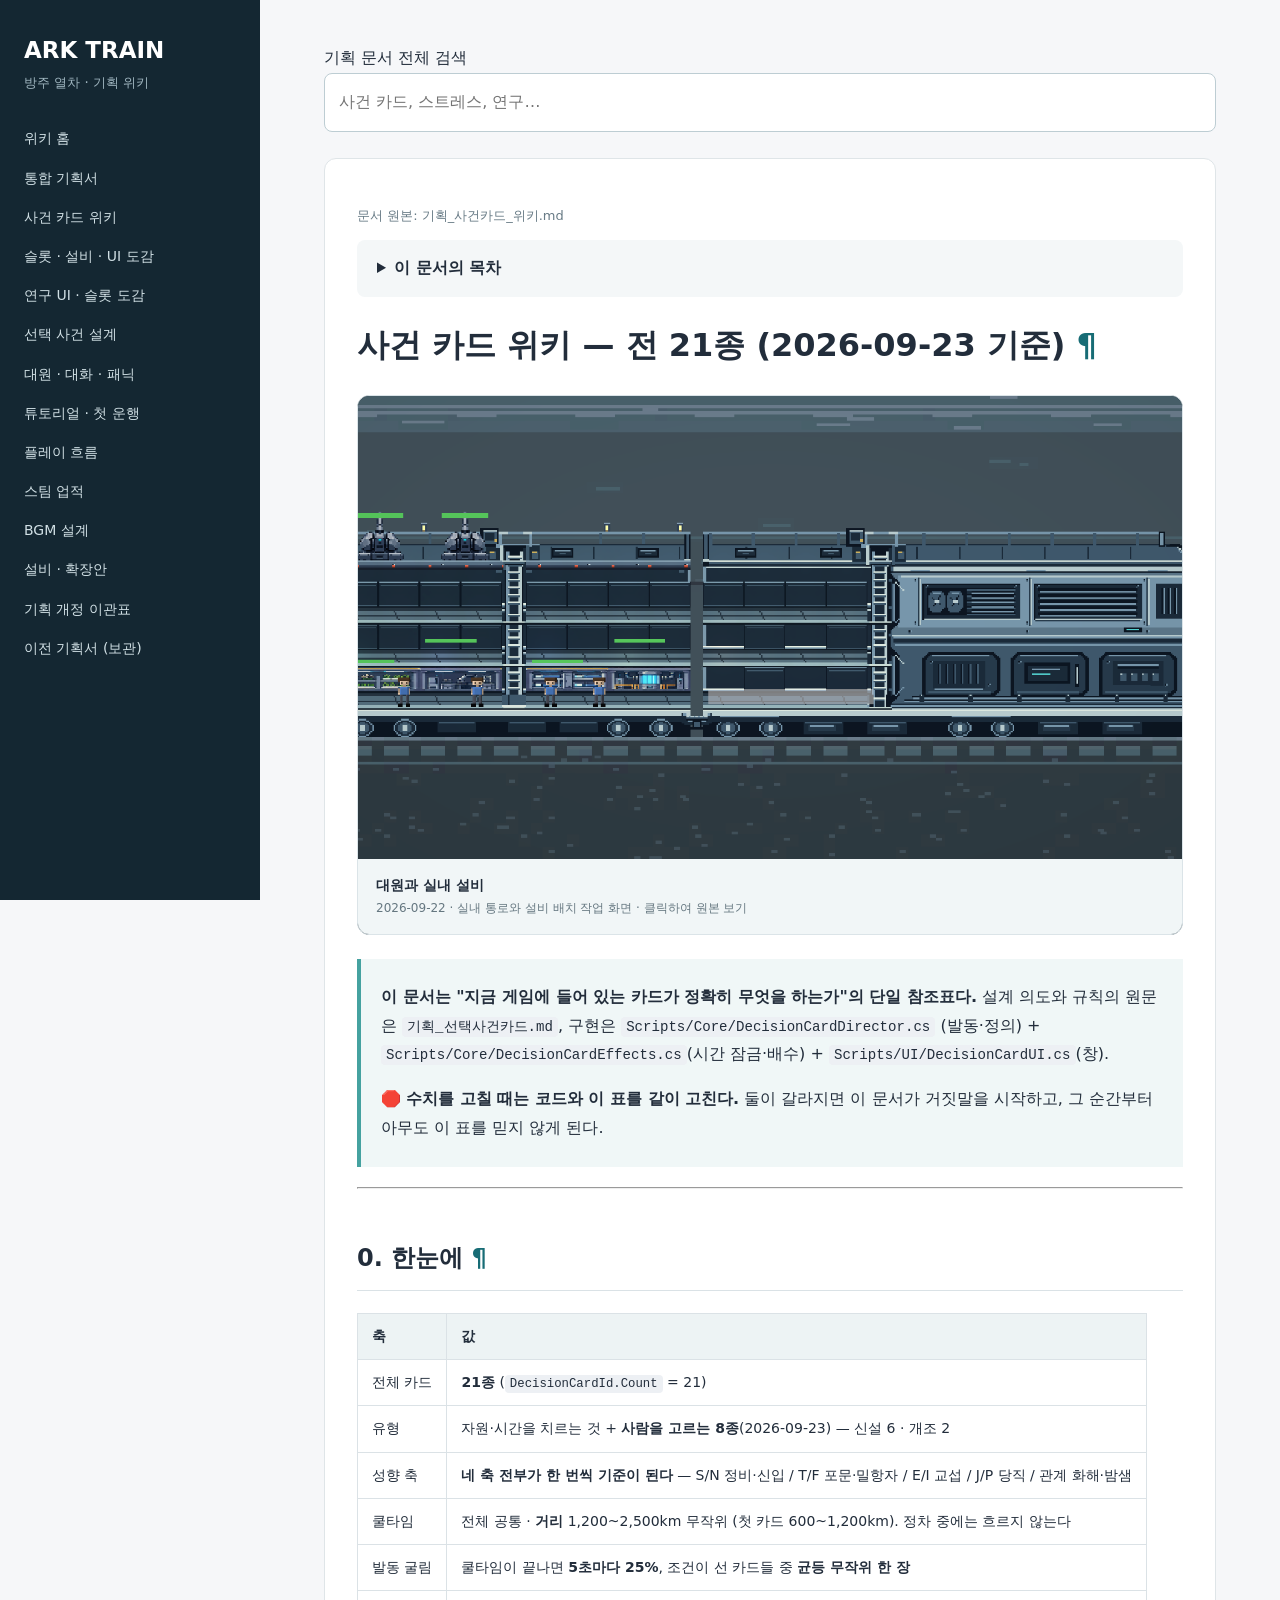
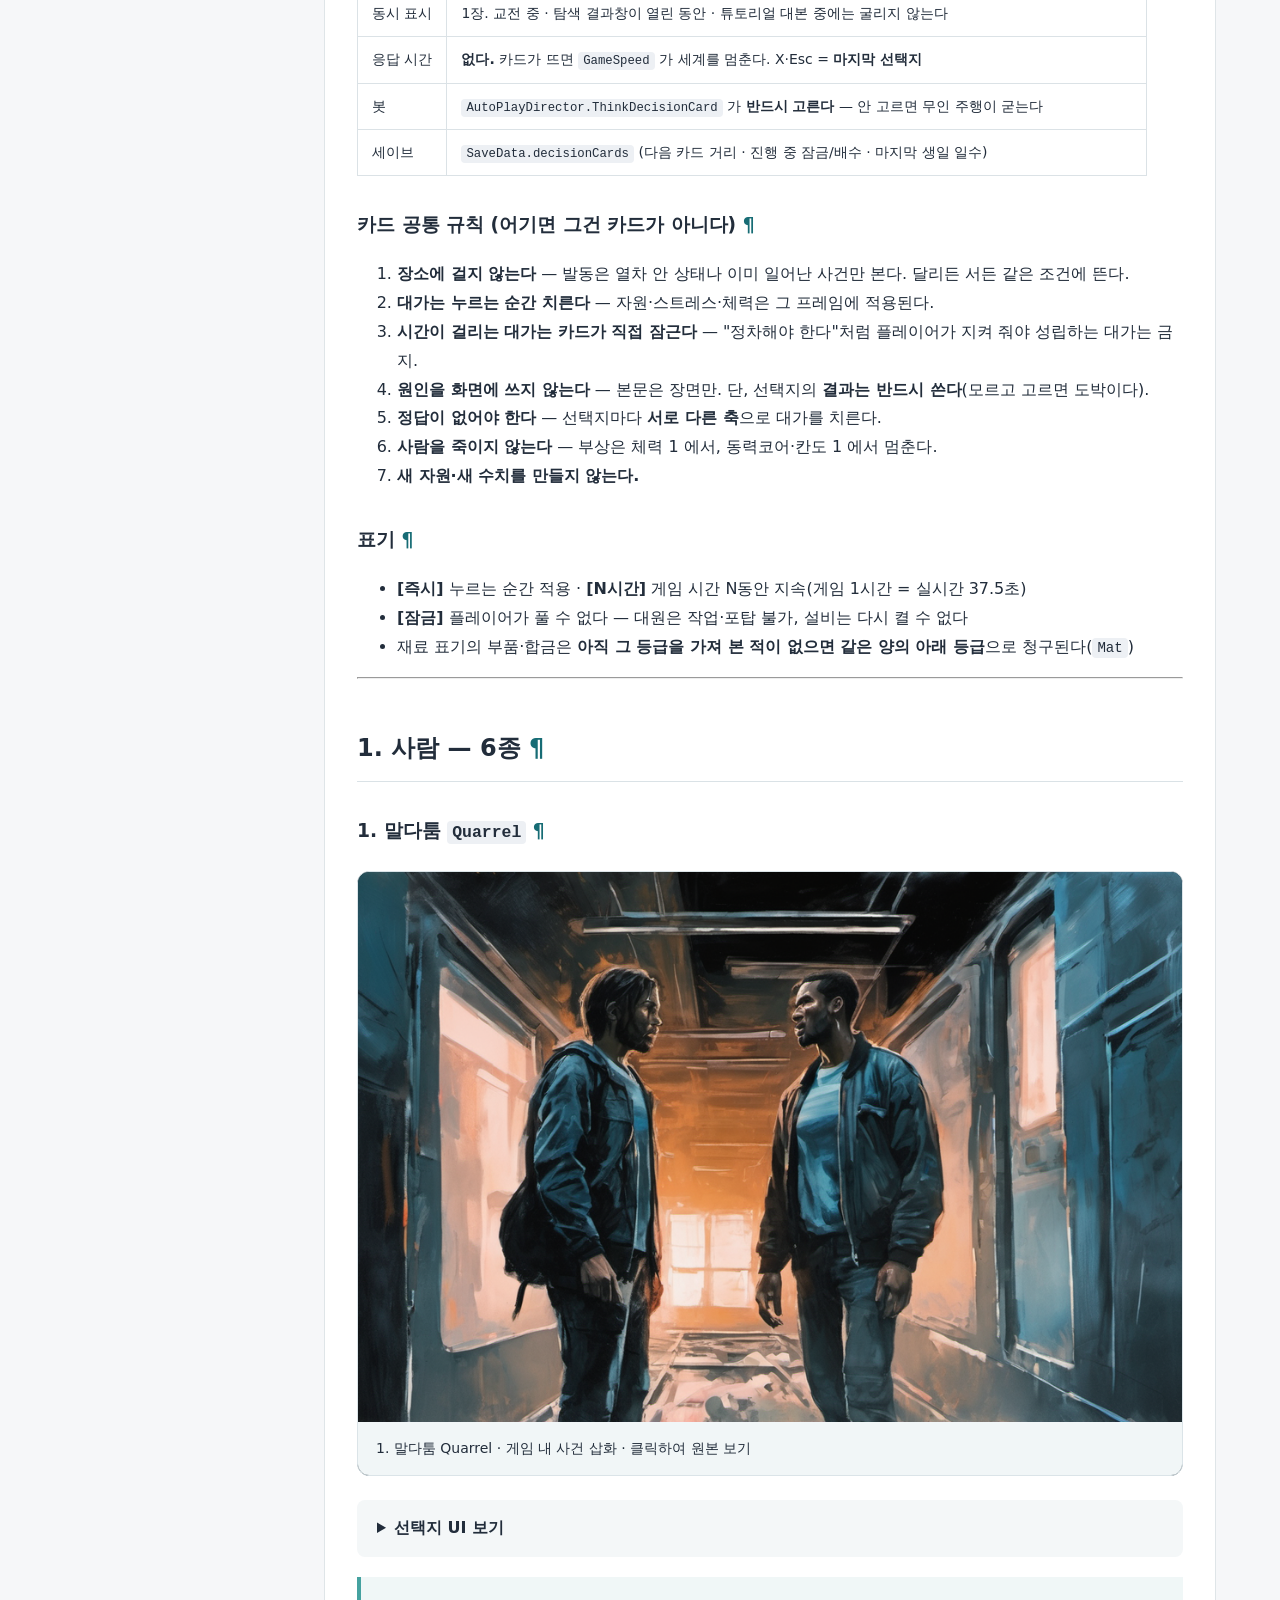
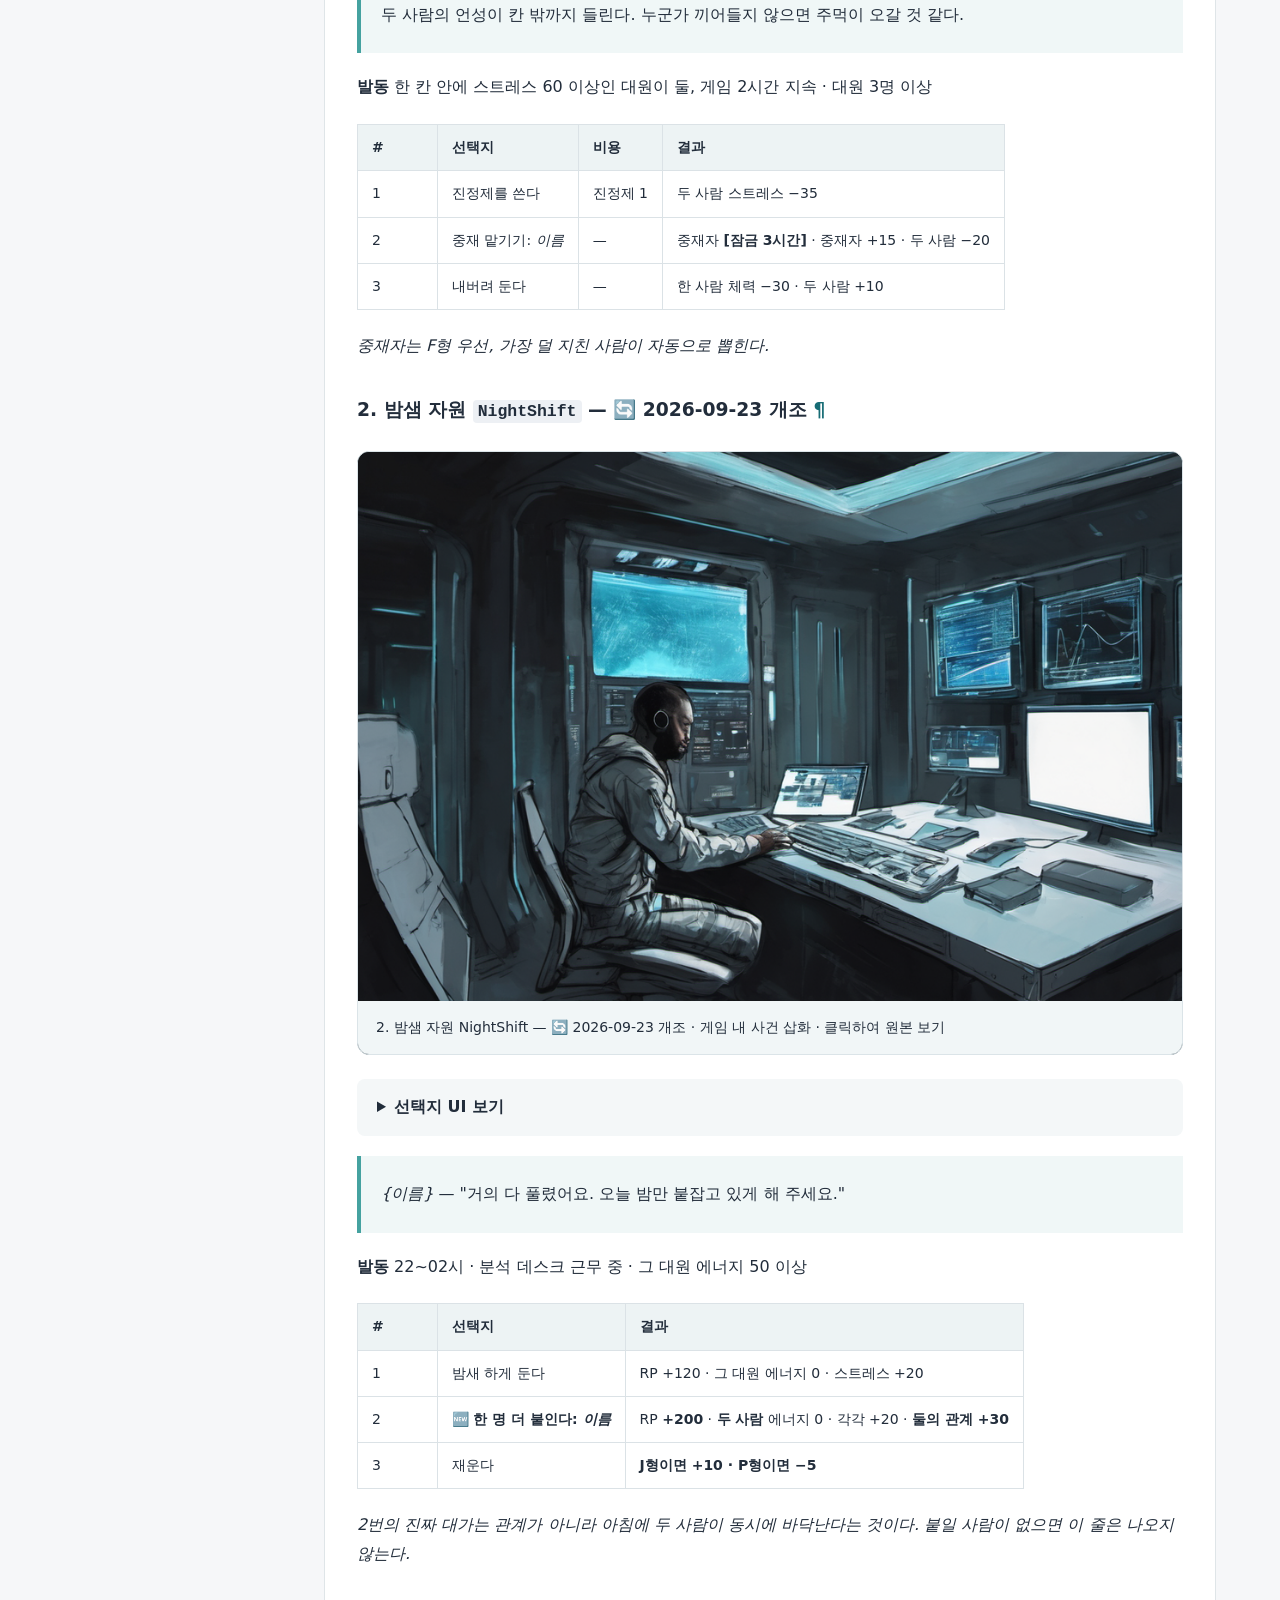
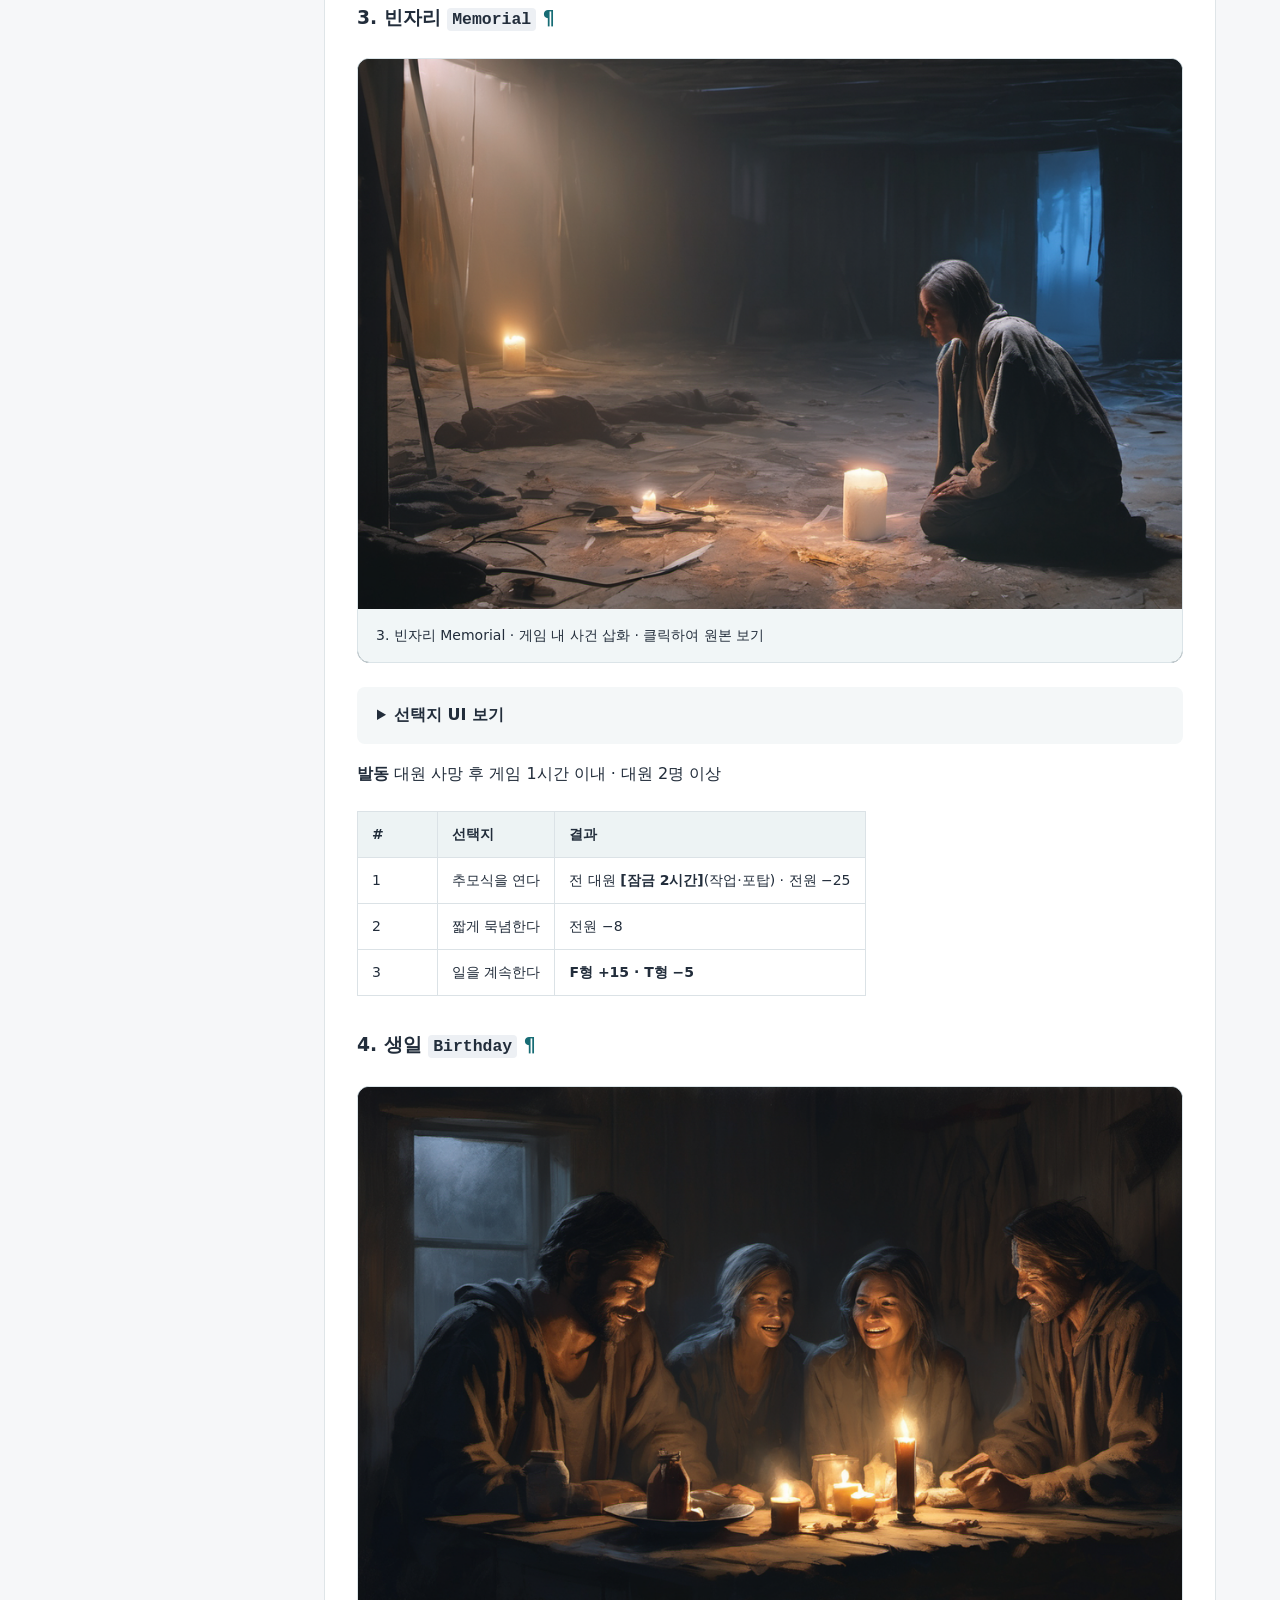
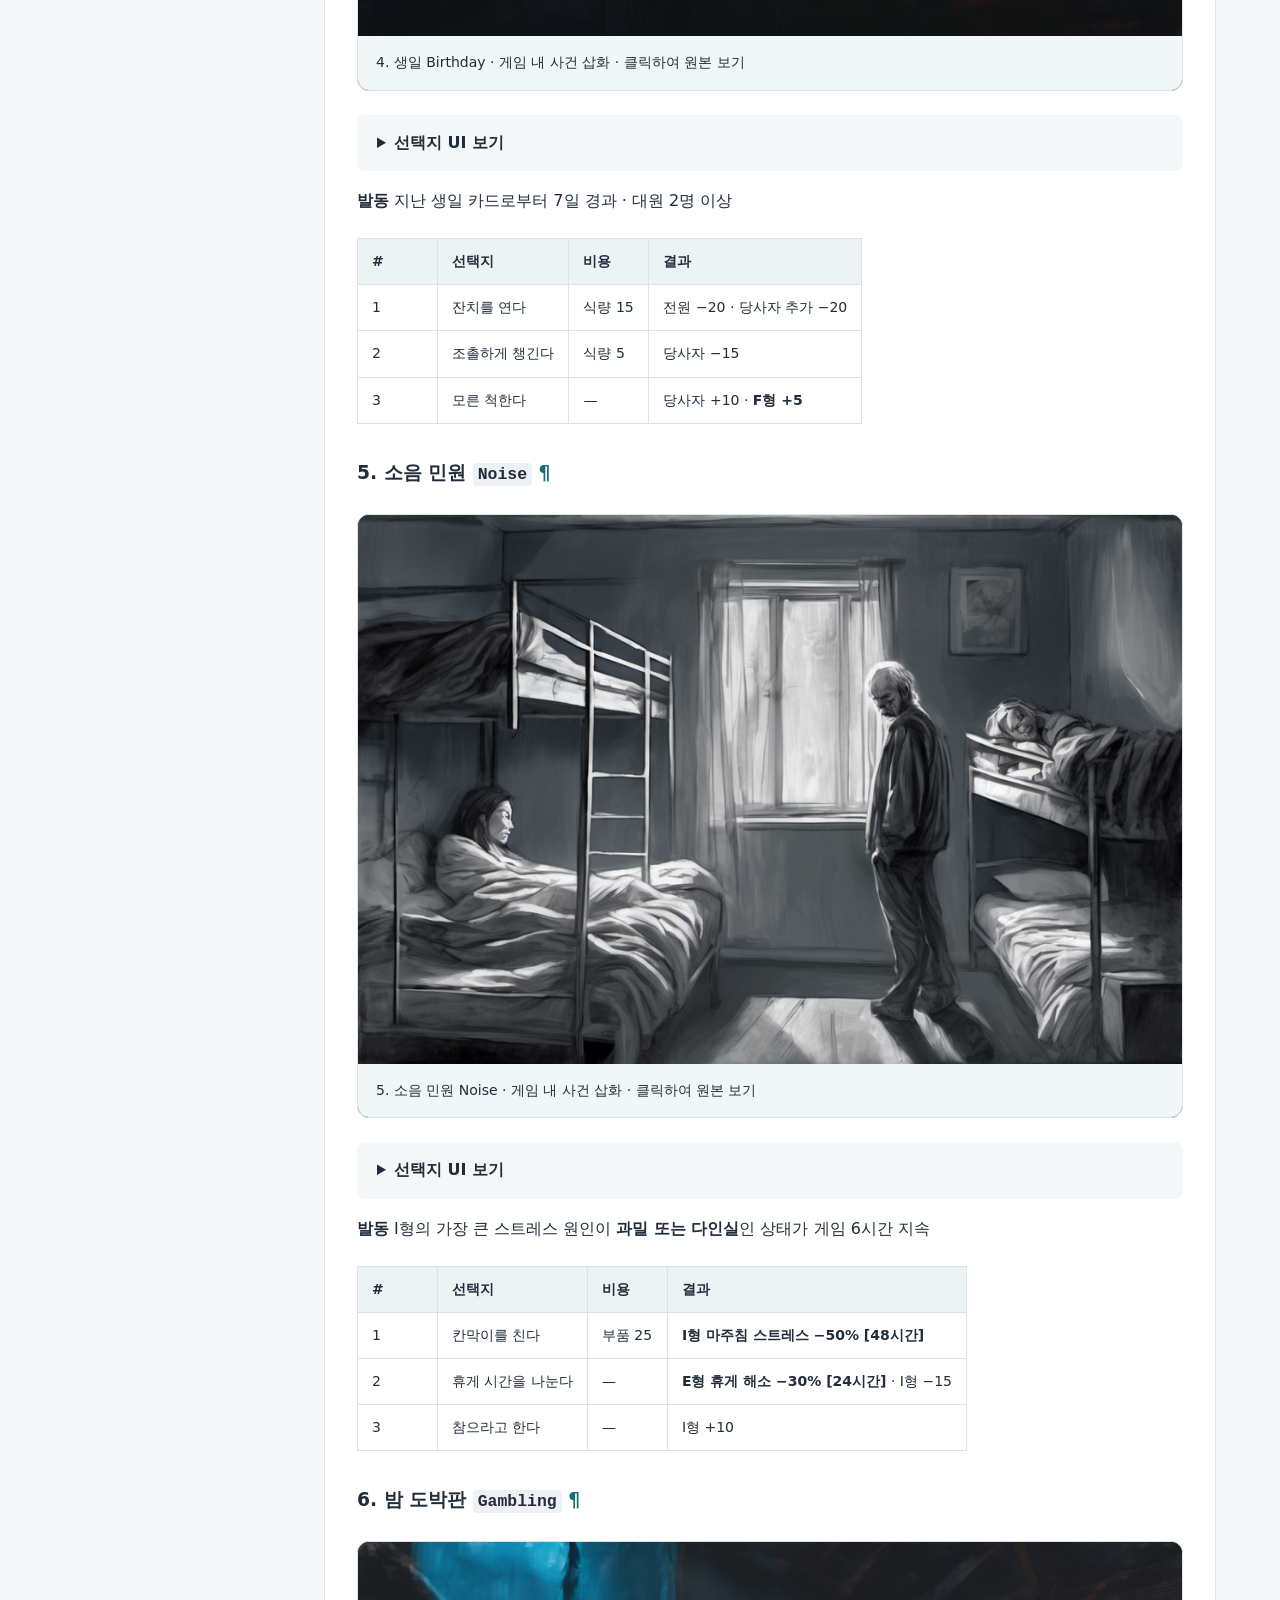
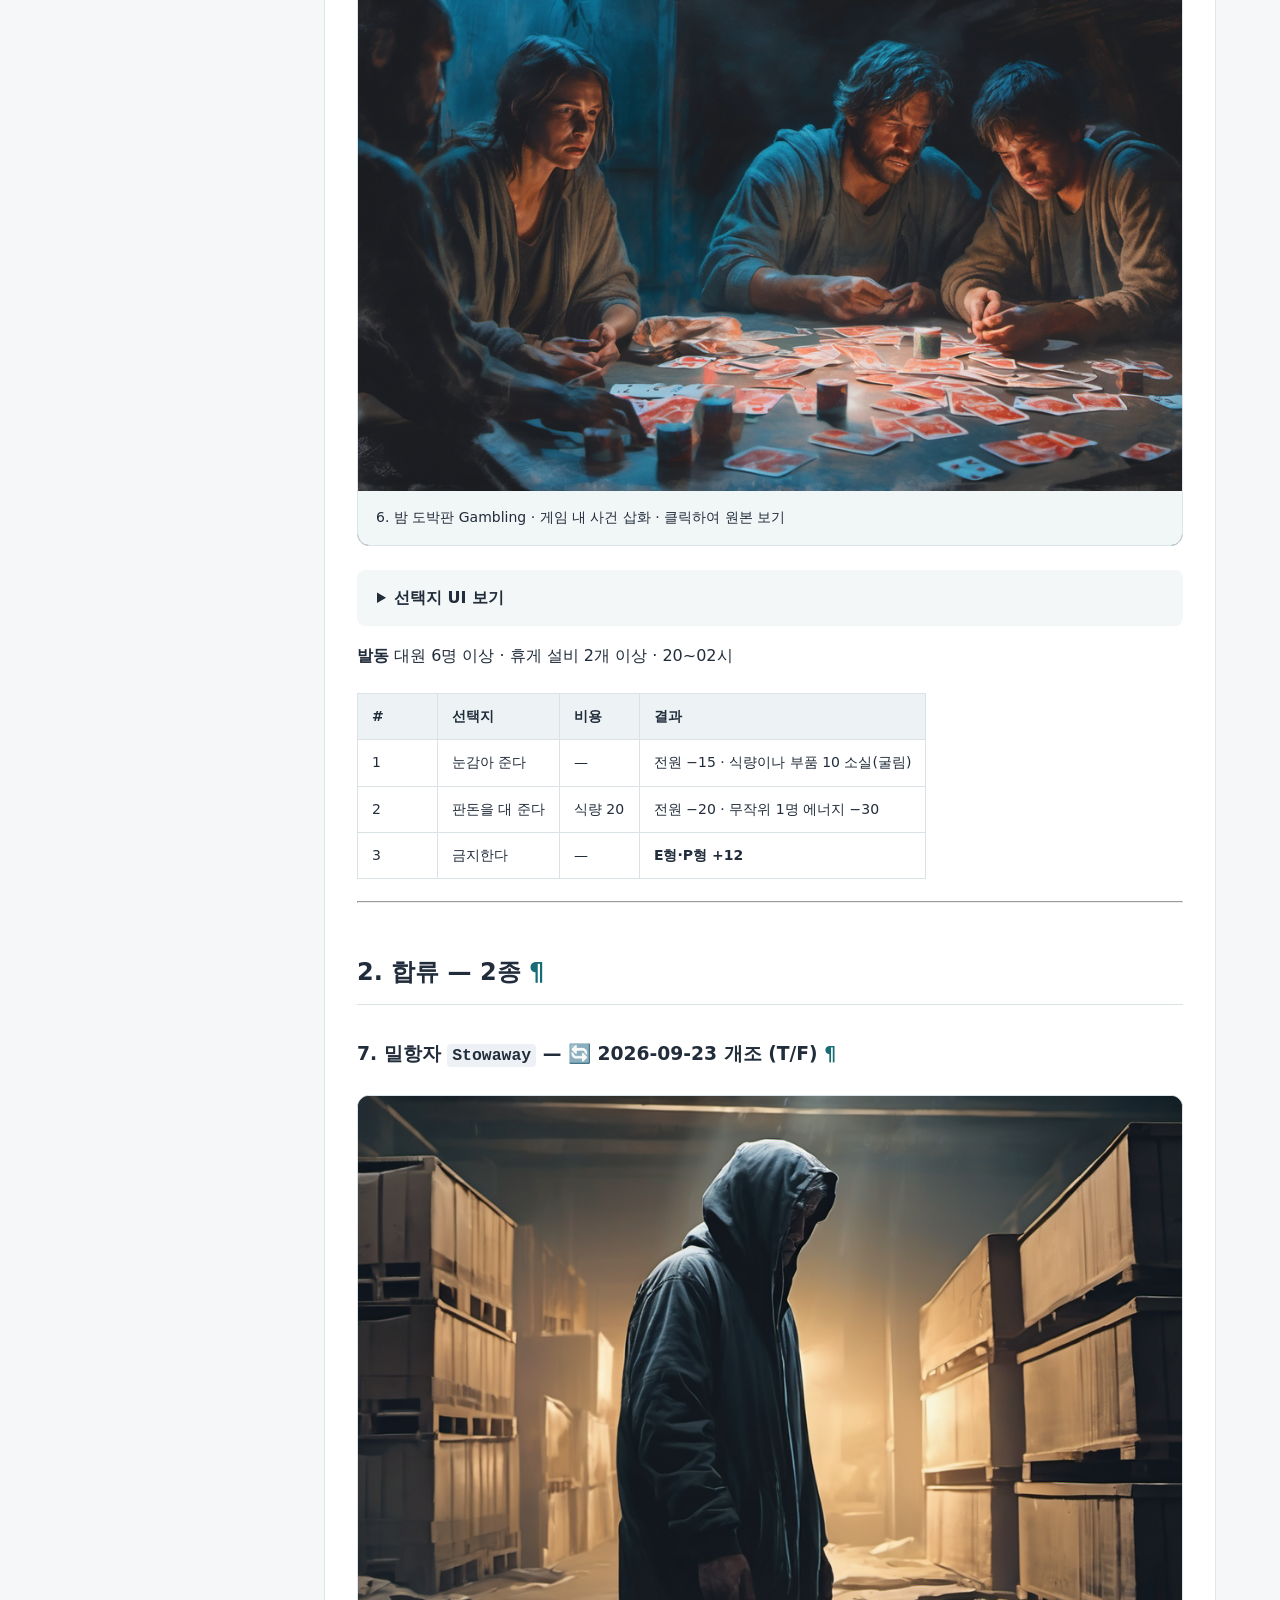
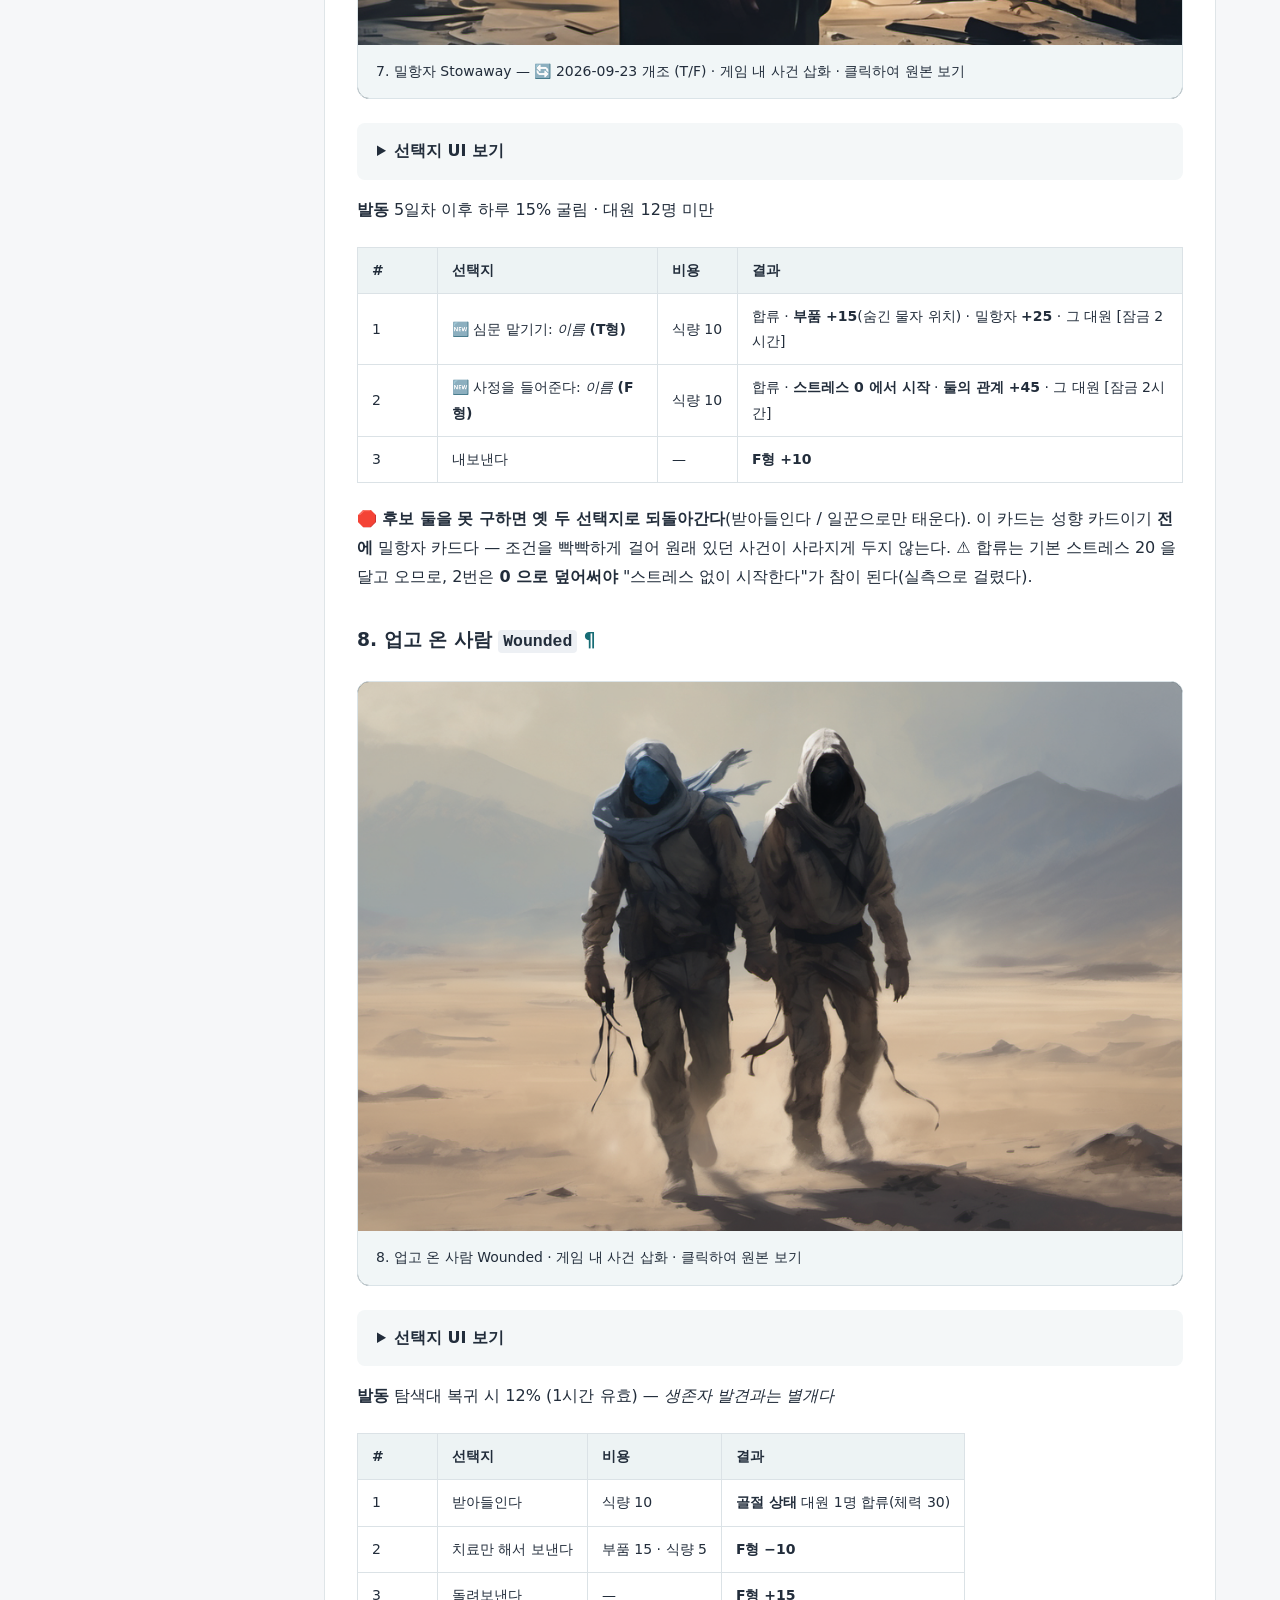
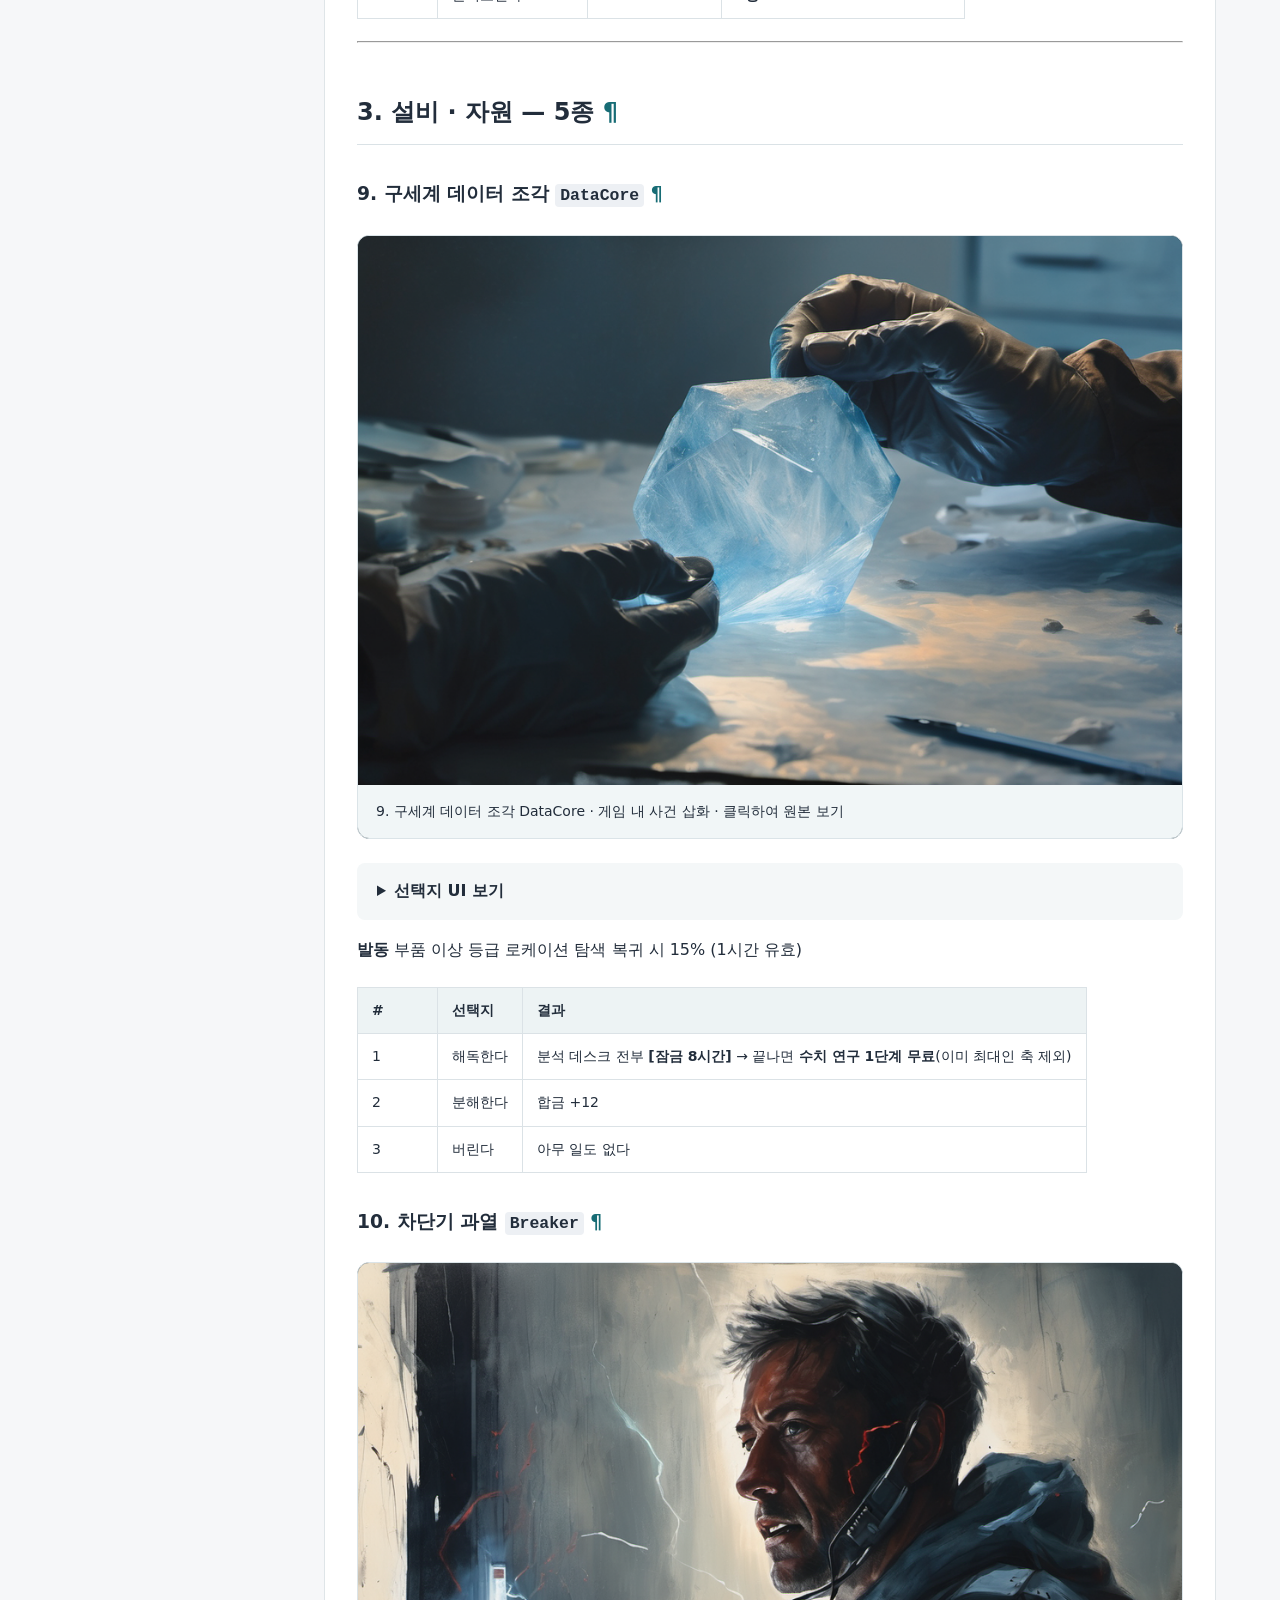
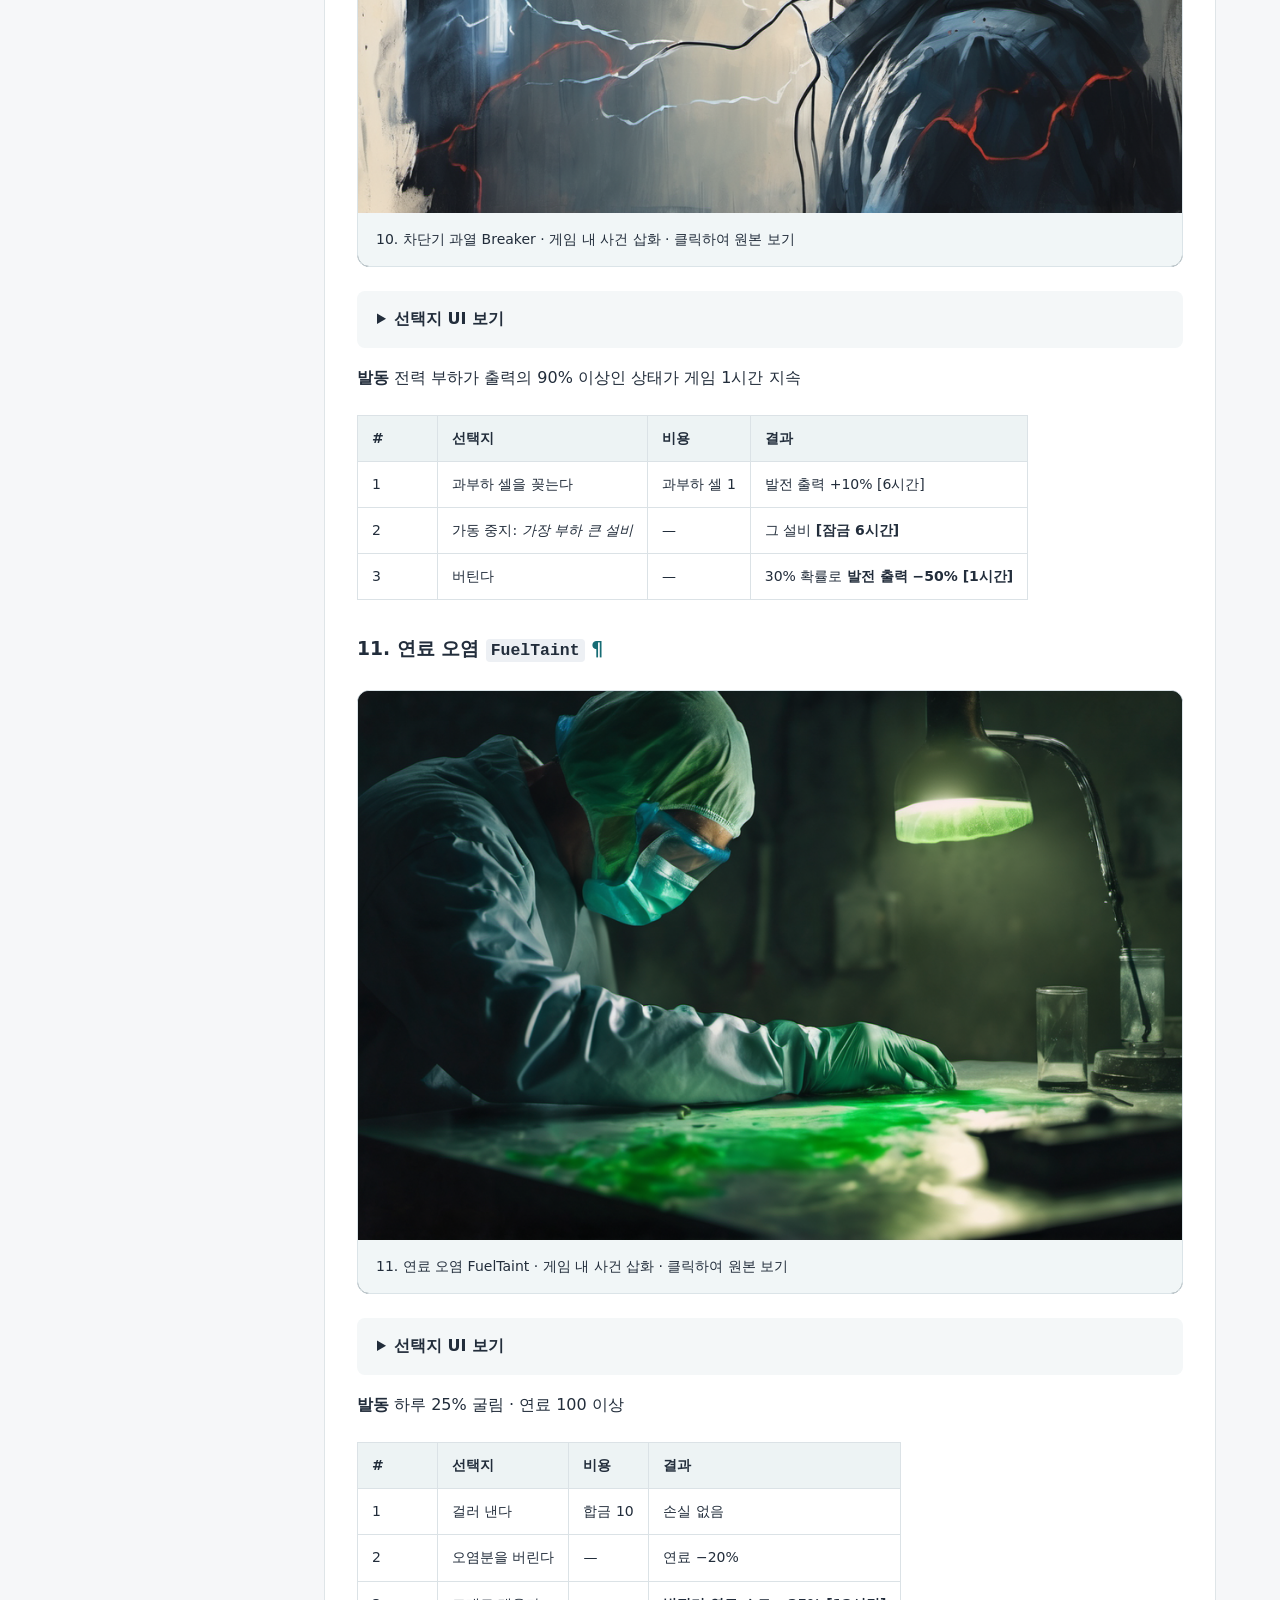
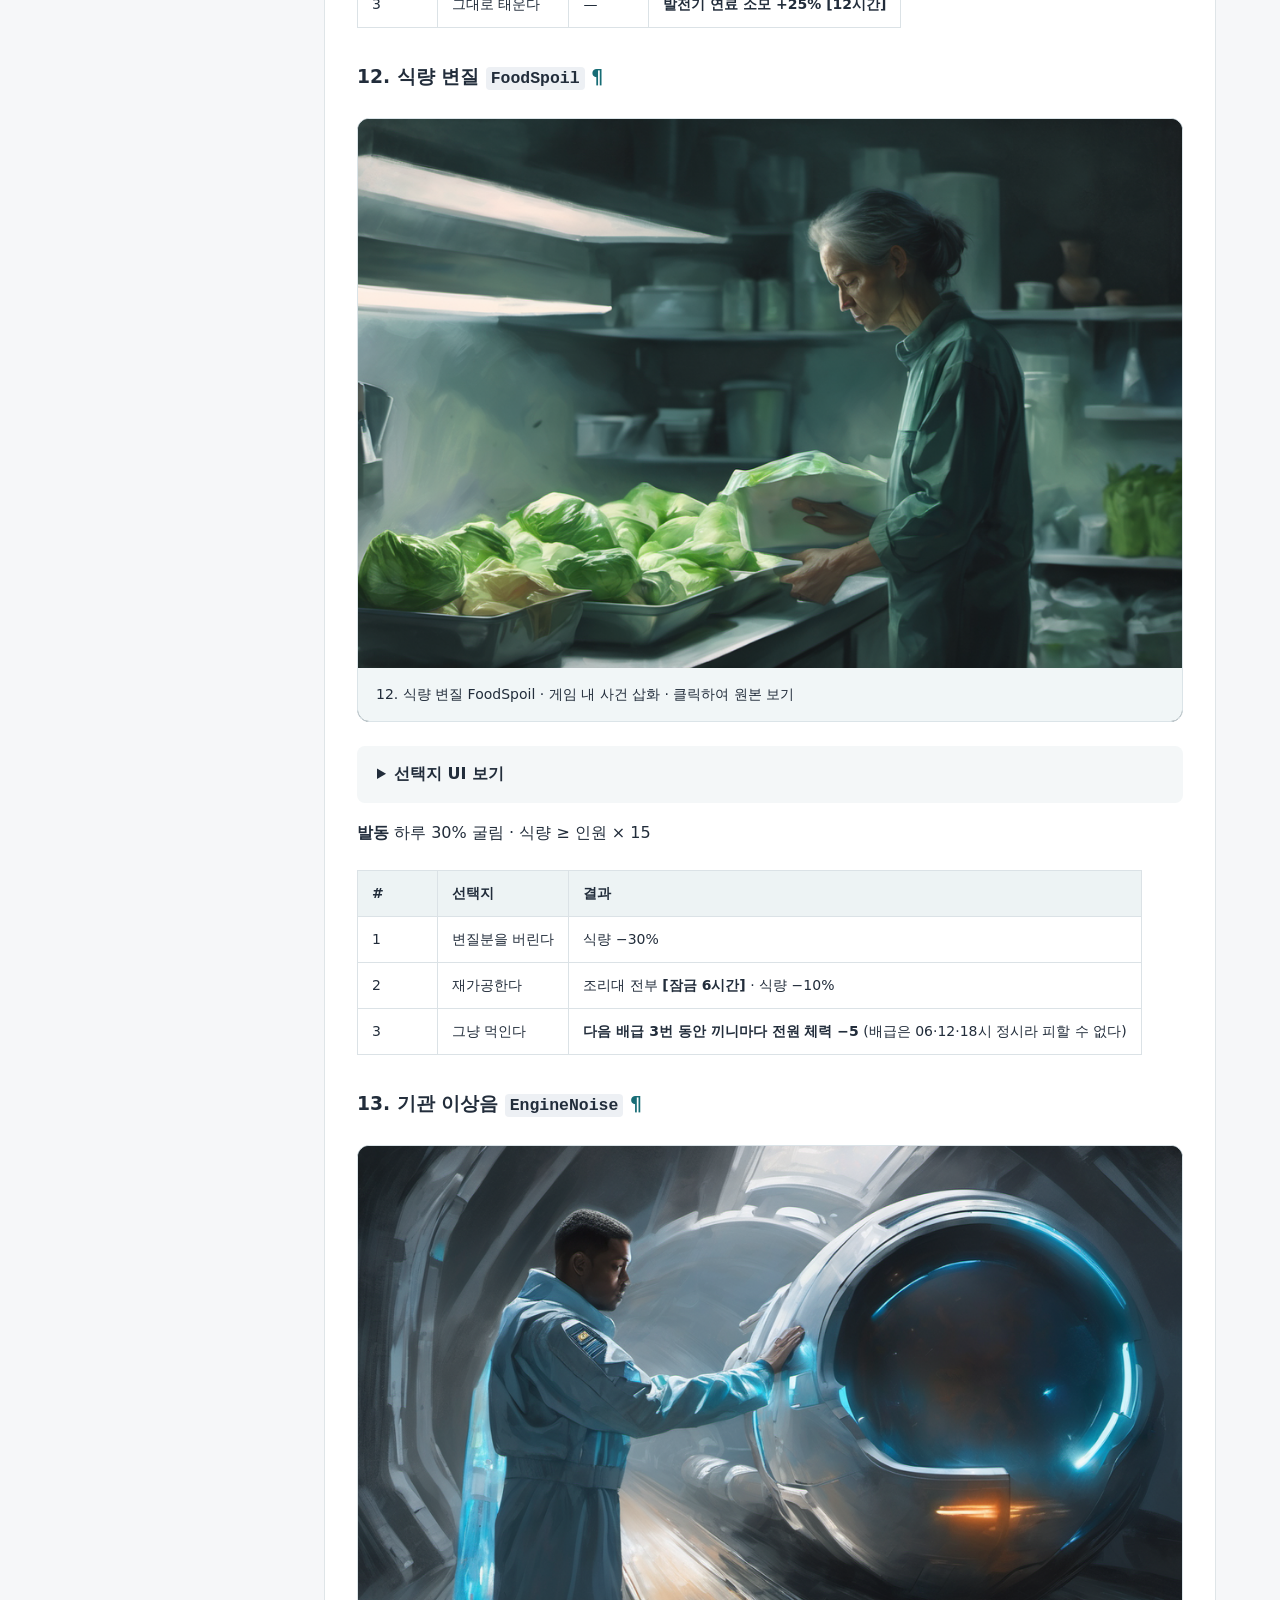
<file: events.html>
<!doctype html><html lang="ko"><head><meta charset="utf-8"><meta name="viewport" content="width=device-width,initial-scale=1"><title>사건 카드 위키 · 방주 열차 기획 위키</title><link rel="stylesheet" href="style.css"><script defer src="search.js"></script></head><body><aside><strong>ARK TRAIN</strong><small>방주 열차 · 기획 위키</small><nav aria-label="문서 메뉴"><a href="index.html">위키 홈</a><a href="design.html">통합 기획서</a><a href="events.html">사건 카드 위키</a><a href="slots.html">슬롯 · 설비 · UI 도감</a><a href="research-atlas.html">연구 UI · 슬롯 도감</a><a href="choices.html">선택 사건 설계</a><a href="crew.html">대원 · 대화 · 패닉</a><a href="tutorial.html">튜토리얼 · 첫 운행</a><a href="flow.html">플레이 흐름</a><a href="achievements.html">스팀 업적</a><a href="music.html">BGM 설계</a><a href="facilities.html">설비 · 확장안</a><a href="migration.html">기획 개정 이관표</a><a href="archive.html">이전 기획서 (보관)</a></nav></aside><main><label for="search">기획 문서 전체 검색</label><input id="search" type="search" placeholder="사건 카드, 스트레스, 연구…" autocomplete="off"><div id="results" aria-live="polite"></div><article><p class="meta">문서 원본: 기획_사건카드_위키.md</p><details><summary>이 문서의 목차</summary><div class="toc">
<ul>
<li><a href="#21-2026-09-23">사건 카드 위키 — 전 21종 (2026-09-23 기준)</a><ul>
<li><a href="#0">0. 한눈에</a><ul>
<li><a href="#_1">카드 공통 규칙 (어기면 그건 카드가 아니다)</a></li>
<li><a href="#_2">표기</a></li>
</ul>
</li>
<li><a href="#1-6">1. 사람 — 6종</a><ul>
<li><a href="#1-quarrel">1. 말다툼 Quarrel</a></li>
<li><a href="#2-nightshift-2026-09-23">2. 밤샘 자원 NightShift — 🔄 2026-09-23 개조</a></li>
<li><a href="#3-memorial">3. 빈자리 Memorial</a></li>
<li><a href="#4-birthday">4. 생일 Birthday</a></li>
<li><a href="#5-noise">5. 소음 민원 Noise</a></li>
<li><a href="#6-gambling">6. 밤 도박판 Gambling</a></li>
</ul>
</li>
<li><a href="#2-2">2. 합류 — 2종</a><ul>
<li><a href="#7-stowaway-2026-09-23-tf">7. 밀항자 Stowaway — 🔄 2026-09-23 개조 (T/F)</a></li>
<li><a href="#8-wounded">8. 업고 온 사람 Wounded</a></li>
</ul>
</li>
<li><a href="#3-5">3. 설비 · 자원 — 5종</a><ul>
<li><a href="#9-datacore">9. 구세계 데이터 조각 DataCore</a></li>
<li><a href="#10-breaker">10. 차단기 과열 Breaker</a></li>
<li><a href="#11-fueltaint">11. 연료 오염 FuelTaint</a></li>
<li><a href="#12-foodspoil">12. 식량 변질 FoodSpoil</a></li>
<li><a href="#13-enginenoise">13. 기관 이상음 EngineNoise</a></li>
</ul>
</li>
<li><a href="#4-2">4. 전투 — 2종</a><ul>
<li><a href="#14-ammodefect">14. 탄약 결함 AmmoDefect</a></li>
<li><a href="#15-hullcrack">15. 외벽 균열 HullCrack</a></li>
</ul>
</li>
<li><a href="#5-6-2026-09-23">5. 🆕 누구를 보낼 것인가 — 신설 6종 (2026-09-23)</a><ul>
<li><a href="#16-repairduty-sn">16. 정비 당번 RepairDuty — S/N</a></li>
<li><a href="#17-gunduty-tf">17. 포문 당번 GunDuty — T/F</a></li>
<li><a href="#18-mentor-sn">18. 신입 교육 Mentor — S/N</a></li>
<li><a href="#19-reconcile">19. 화해 자리 Reconcile — 관계</a></li>
<li><a href="#20-parley-ei">20. 교섭 Parley — E/I</a></li>
<li><a href="#21-roster-jp">21. 당직 순번 Roster — J/P</a></li>
</ul>
</li>
<li><a href="#6">6. 발동 조건 요약표</a></li>
<li><a href="#7">7. 삽화</a></li>
<li><a href="#8">8. 카드를 새로 만들 때 손댈 곳</a></li>
</ul>
</li>
</ul>
</div>
</details><h1 id="21-2026-09-23">사건 카드 위키 — 전 21종 (2026-09-23 기준)<a class="headerlink" href="#21-2026-09-23" title="Permanent link"> ¶</a></h1><figure><a href="images/rooms.png" target="_blank" rel="noopener" aria-label="대원과 실내 설비 원본 보기"><img src="images/rooms.png" width="1202" height="676" loading="eager" decoding="async" alt="대원과 실내 설비"></a><figcaption><strong>대원과 실내 설비</strong><span>2026-09-22 · 실내 통로와 설비 배치 작업 화면 · 클릭하여 원본 보기</span></figcaption></figure>
<blockquote>
<p><strong>이 문서는 "지금 게임에 들어 있는 카드가 정확히 무엇을 하는가"의 단일 참조표다.</strong>
설계 의도와 규칙의 원문은 <code>기획_선택사건카드.md</code>, 구현은 <code>Scripts/Core/DecisionCardDirector.cs</code>
(발동·정의) + <code>Scripts/Core/DecisionCardEffects.cs</code>(시간 잠금·배수) + <code>Scripts/UI/DecisionCardUI.cs</code>(창).</p>
<p>🛑 <strong>수치를 고칠 때는 코드와 이 표를 같이 고친다.</strong> 둘이 갈라지면 이 문서가 거짓말을 시작하고,
그 순간부터 아무도 이 표를 믿지 않게 된다.</p>
</blockquote>
<hr />
<h2 id="0">0. 한눈에<a class="headerlink" href="#0" title="Permanent link"> ¶</a></h2>
<table>
<thead>
<tr>
<th>축</th>
<th>값</th>
</tr>
</thead>
<tbody>
<tr>
<td>전체 카드</td>
<td><strong>21종</strong> (<code>DecisionCardId.Count</code> = 21)</td>
</tr>
<tr>
<td>유형</td>
<td>자원·시간을 치르는 것 + <strong>사람을 고르는 8종</strong>(2026-09-23) — 신설 6 · 개조 2</td>
</tr>
<tr>
<td>성향 축</td>
<td><strong>네 축 전부가 한 번씩 기준이 된다</strong> — S/N 정비·신입 / T/F 포문·밀항자 / E/I 교섭 / J/P 당직 / 관계 화해·밤샘</td>
</tr>
<tr>
<td>쿨타임</td>
<td>전체 공통 · <strong>거리</strong> 1,200~2,500km 무작위 (첫 카드 600~1,200km). 정차 중에는 흐르지 않는다</td>
</tr>
<tr>
<td>발동 굴림</td>
<td>쿨타임이 끝나면 <strong>5초마다 25%</strong>, 조건이 선 카드들 중 <strong>균등 무작위 한 장</strong></td>
</tr>
<tr>
<td>동시 표시</td>
<td>1장. 교전 중 · 탐색 결과창이 열린 동안 · 튜토리얼 대본 중에는 굴리지 않는다</td>
</tr>
<tr>
<td>응답 시간</td>
<td><strong>없다.</strong> 카드가 뜨면 <code>GameSpeed</code> 가 세계를 멈춘다. X·Esc = <strong>마지막 선택지</strong></td>
</tr>
<tr>
<td>봇</td>
<td><code>AutoPlayDirector.ThinkDecisionCard</code> 가 <strong>반드시 고른다</strong> — 안 고르면 무인 주행이 굳는다</td>
</tr>
<tr>
<td>세이브</td>
<td><code>SaveData.decisionCards</code> (다음 카드 거리 · 진행 중 잠금/배수 · 마지막 생일 일수)</td>
</tr>
</tbody>
</table>
<h3 id="_1">카드 공통 규칙 (어기면 그건 카드가 아니다)<a class="headerlink" href="#_1" title="Permanent link"> ¶</a></h3>
<ol>
<li><strong>장소에 걸지 않는다</strong> — 발동은 열차 안 상태나 이미 일어난 사건만 본다. 달리든 서든 같은 조건에 뜬다.</li>
<li><strong>대가는 누르는 순간 치른다</strong> — 자원·스트레스·체력은 그 프레임에 적용된다.</li>
<li><strong>시간이 걸리는 대가는 카드가 직접 잠근다</strong> — "정차해야 한다"처럼 플레이어가 지켜 줘야 성립하는 대가는 금지.</li>
<li><strong>원인을 화면에 쓰지 않는다</strong> — 본문은 장면만. 단, 선택지의 <strong>결과는 반드시 쓴다</strong>(모르고 고르면 도박이다).</li>
<li><strong>정답이 없어야 한다</strong> — 선택지마다 <strong>서로 다른 축</strong>으로 대가를 치른다.</li>
<li><strong>사람을 죽이지 않는다</strong> — 부상은 체력 1 에서, 동력코어·칸도 1 에서 멈춘다.</li>
<li><strong>새 자원·새 수치를 만들지 않는다.</strong></li>
</ol>
<h3 id="_2">표기<a class="headerlink" href="#_2" title="Permanent link"> ¶</a></h3>
<ul>
<li><strong>[즉시]</strong> 누르는 순간 적용 · <strong>[N시간]</strong> 게임 시간 N동안 지속(게임 1시간 = 실시간 37.5초)</li>
<li><strong>[잠금]</strong> 플레이어가 풀 수 없다 — 대원은 작업·포탑 불가, 설비는 다시 켤 수 없다</li>
<li>재료 표기의 부품·합금은 <strong>아직 그 등급을 가져 본 적이 없으면 같은 양의 아래 등급</strong>으로 청구된다(<code>Mat</code>)</li>
</ul>
<hr />
<h2 id="1-6">1. 사람 — 6종<a class="headerlink" href="#1-6" title="Permanent link"> ¶</a></h2>
<h3 id="1-quarrel">1. 말다툼 <code>Quarrel</code><a class="headerlink" href="#1-quarrel" title="Permanent link"> ¶</a></h3>
<figure class="ui-shot"><a href="images/catalog/e06b5d9bb0-quarrel.png" target="_blank" rel="noopener"><img src="images/catalog/e06b5d9bb0-quarrel.png" width="960" height="640" loading="lazy" decoding="async" alt="1. 말다툼 Quarrel · 게임 내 사건 삽화"></a><figcaption>1. 말다툼 Quarrel · 게임 내 사건 삽화 · 클릭하여 원본 보기</figcaption></figure>
<details><summary>선택지 UI 보기</summary><figure class="ui-shot"><a href="images/catalog/5d6538b623-event-Quarrel.png" target="_blank" rel="noopener"><img src="images/catalog/5d6538b623-event-Quarrel.png" width="1202" height="676" loading="lazy" decoding="async" alt="1. 말다툼 Quarrel · 실제 UI, 캡처용 상황 예시"></a><figcaption>1. 말다툼 Quarrel · 실제 UI, 캡처용 상황 예시 · 클릭하여 원본 보기</figcaption></figure></details>

<blockquote>
<p>두 사람의 언성이 칸 밖까지 들린다. 누군가 끼어들지 않으면 주먹이 오갈 것 같다.</p>
</blockquote>
<p><strong>발동</strong> 한 칸 안에 스트레스 60 이상인 대원이 둘, 게임 2시간 지속 · 대원 3명 이상</p>
<table>
<thead>
<tr>
<th>#</th>
<th>선택지</th>
<th>비용</th>
<th>결과</th>
</tr>
</thead>
<tbody>
<tr>
<td>1</td>
<td>진정제를 쓴다</td>
<td>진정제 1</td>
<td>두 사람 스트레스 −35</td>
</tr>
<tr>
<td>2</td>
<td>중재 맡기기: <em>이름</em></td>
<td>—</td>
<td>중재자 <strong>[잠금 3시간]</strong> · 중재자 +15 · 두 사람 −20</td>
</tr>
<tr>
<td>3</td>
<td>내버려 둔다</td>
<td>—</td>
<td>한 사람 체력 −30 · 두 사람 +10</td>
</tr>
</tbody>
</table>
<p><em>중재자는 F형 우선, 가장 덜 지친 사람이 자동으로 뽑힌다.</em></p>
<h3 id="2-nightshift-2026-09-23">2. 밤샘 자원 <code>NightShift</code> — 🔄 2026-09-23 개조<a class="headerlink" href="#2-nightshift-2026-09-23" title="Permanent link"> ¶</a></h3>
<figure class="ui-shot"><a href="images/catalog/1a28986e92-nightshift.png" target="_blank" rel="noopener"><img src="images/catalog/1a28986e92-nightshift.png" width="960" height="640" loading="lazy" decoding="async" alt="2. 밤샘 자원 NightShift — 🔄 2026-09-23 개조 · 게임 내 사건 삽화"></a><figcaption>2. 밤샘 자원 NightShift — 🔄 2026-09-23 개조 · 게임 내 사건 삽화 · 클릭하여 원본 보기</figcaption></figure>
<details><summary>선택지 UI 보기</summary><figure class="ui-shot"><a href="images/catalog/411200b50f-event-NightShift.png" target="_blank" rel="noopener"><img src="images/catalog/411200b50f-event-NightShift.png" width="1202" height="676" loading="lazy" decoding="async" alt="2. 밤샘 자원 NightShift — 🔄 2026-09-23 개조 · 실제 UI, 캡처용 상황 예시"></a><figcaption>2. 밤샘 자원 NightShift — 🔄 2026-09-23 개조 · 실제 UI, 캡처용 상황 예시 · 클릭하여 원본 보기</figcaption></figure></details>

<blockquote>
<p><em>{이름}</em> — "거의 다 풀렸어요. 오늘 밤만 붙잡고 있게 해 주세요."</p>
</blockquote>
<p><strong>발동</strong> 22~02시 · 분석 데스크 근무 중 · 그 대원 에너지 50 이상</p>
<table>
<thead>
<tr>
<th>#</th>
<th>선택지</th>
<th>결과</th>
</tr>
</thead>
<tbody>
<tr>
<td>1</td>
<td>밤새 하게 둔다</td>
<td>RP +120 · 그 대원 에너지 0 · 스트레스 +20</td>
</tr>
<tr>
<td>2</td>
<td>🆕 <strong>한 명 더 붙인다: <em>이름</em></strong></td>
<td>RP <strong>+200</strong> · <strong>두 사람</strong> 에너지 0 · 각각 +20 · <strong>둘의 관계 +30</strong></td>
</tr>
<tr>
<td>3</td>
<td>재운다</td>
<td><strong>J형이면 +10 · P형이면 −5</strong></td>
</tr>
</tbody>
</table>
<p><em>2번의 진짜 대가는 관계가 아니라 </em><em>아침에 두 사람이 동시에 바닥난다</em><em>는 것이다. 붙일 사람이 없으면 이 줄은 나오지 않는다.</em></p>
<h3 id="3-memorial">3. 빈자리 <code>Memorial</code><a class="headerlink" href="#3-memorial" title="Permanent link"> ¶</a></h3>
<figure class="ui-shot"><a href="images/catalog/e743e85d79-memorial.png" target="_blank" rel="noopener"><img src="images/catalog/e743e85d79-memorial.png" width="960" height="640" loading="lazy" decoding="async" alt="3. 빈자리 Memorial · 게임 내 사건 삽화"></a><figcaption>3. 빈자리 Memorial · 게임 내 사건 삽화 · 클릭하여 원본 보기</figcaption></figure>
<details><summary>선택지 UI 보기</summary><figure class="ui-shot"><a href="images/catalog/7a5e00f877-event-Memorial.png" target="_blank" rel="noopener"><img src="images/catalog/7a5e00f877-event-Memorial.png" width="1202" height="676" loading="lazy" decoding="async" alt="3. 빈자리 Memorial · 실제 UI, 캡처용 상황 예시"></a><figcaption>3. 빈자리 Memorial · 실제 UI, 캡처용 상황 예시 · 클릭하여 원본 보기</figcaption></figure></details>

<p><strong>발동</strong> 대원 사망 후 게임 1시간 이내 · 대원 2명 이상</p>
<table>
<thead>
<tr>
<th>#</th>
<th>선택지</th>
<th>결과</th>
</tr>
</thead>
<tbody>
<tr>
<td>1</td>
<td>추모식을 연다</td>
<td>전 대원 <strong>[잠금 2시간]</strong>(작업·포탑) · 전원 −25</td>
</tr>
<tr>
<td>2</td>
<td>짧게 묵념한다</td>
<td>전원 −8</td>
</tr>
<tr>
<td>3</td>
<td>일을 계속한다</td>
<td><strong>F형 +15 · T형 −5</strong></td>
</tr>
</tbody>
</table>
<h3 id="4-birthday">4. 생일 <code>Birthday</code><a class="headerlink" href="#4-birthday" title="Permanent link"> ¶</a></h3>
<figure class="ui-shot"><a href="images/catalog/e266caae46-birthday.png" target="_blank" rel="noopener"><img src="images/catalog/e266caae46-birthday.png" width="960" height="640" loading="lazy" decoding="async" alt="4. 생일 Birthday · 게임 내 사건 삽화"></a><figcaption>4. 생일 Birthday · 게임 내 사건 삽화 · 클릭하여 원본 보기</figcaption></figure>
<details><summary>선택지 UI 보기</summary><figure class="ui-shot"><a href="images/catalog/9bc1cf6c22-event-Birthday.png" target="_blank" rel="noopener"><img src="images/catalog/9bc1cf6c22-event-Birthday.png" width="1202" height="676" loading="lazy" decoding="async" alt="4. 생일 Birthday · 실제 UI, 캡처용 상황 예시"></a><figcaption>4. 생일 Birthday · 실제 UI, 캡처용 상황 예시 · 클릭하여 원본 보기</figcaption></figure></details>

<p><strong>발동</strong> 지난 생일 카드로부터 7일 경과 · 대원 2명 이상</p>
<table>
<thead>
<tr>
<th>#</th>
<th>선택지</th>
<th>비용</th>
<th>결과</th>
</tr>
</thead>
<tbody>
<tr>
<td>1</td>
<td>잔치를 연다</td>
<td>식량 15</td>
<td>전원 −20 · 당사자 추가 −20</td>
</tr>
<tr>
<td>2</td>
<td>조촐하게 챙긴다</td>
<td>식량 5</td>
<td>당사자 −15</td>
</tr>
<tr>
<td>3</td>
<td>모른 척한다</td>
<td>—</td>
<td>당사자 +10 · <strong>F형 +5</strong></td>
</tr>
</tbody>
</table>
<h3 id="5-noise">5. 소음 민원 <code>Noise</code><a class="headerlink" href="#5-noise" title="Permanent link"> ¶</a></h3>
<figure class="ui-shot"><a href="images/catalog/f2e45c5be8-noise.png" target="_blank" rel="noopener"><img src="images/catalog/f2e45c5be8-noise.png" width="960" height="640" loading="lazy" decoding="async" alt="5. 소음 민원 Noise · 게임 내 사건 삽화"></a><figcaption>5. 소음 민원 Noise · 게임 내 사건 삽화 · 클릭하여 원본 보기</figcaption></figure>
<details><summary>선택지 UI 보기</summary><figure class="ui-shot"><a href="images/catalog/4e14ae8a5d-event-Noise.png" target="_blank" rel="noopener"><img src="images/catalog/4e14ae8a5d-event-Noise.png" width="1202" height="676" loading="lazy" decoding="async" alt="5. 소음 민원 Noise · 실제 UI, 캡처용 상황 예시"></a><figcaption>5. 소음 민원 Noise · 실제 UI, 캡처용 상황 예시 · 클릭하여 원본 보기</figcaption></figure></details>

<p><strong>발동</strong> I형의 가장 큰 스트레스 원인이 <strong>과밀 또는 다인실</strong>인 상태가 게임 6시간 지속</p>
<table>
<thead>
<tr>
<th>#</th>
<th>선택지</th>
<th>비용</th>
<th>결과</th>
</tr>
</thead>
<tbody>
<tr>
<td>1</td>
<td>칸막이를 친다</td>
<td>부품 25</td>
<td><strong>I형 마주침 스트레스 −50% [48시간]</strong></td>
</tr>
<tr>
<td>2</td>
<td>휴게 시간을 나눈다</td>
<td>—</td>
<td><strong>E형 휴게 해소 −30% [24시간]</strong> · I형 −15</td>
</tr>
<tr>
<td>3</td>
<td>참으라고 한다</td>
<td>—</td>
<td>I형 +10</td>
</tr>
</tbody>
</table>
<h3 id="6-gambling">6. 밤 도박판 <code>Gambling</code><a class="headerlink" href="#6-gambling" title="Permanent link"> ¶</a></h3>
<figure class="ui-shot"><a href="images/catalog/3a183ce49b-gambling.png" target="_blank" rel="noopener"><img src="images/catalog/3a183ce49b-gambling.png" width="960" height="640" loading="lazy" decoding="async" alt="6. 밤 도박판 Gambling · 게임 내 사건 삽화"></a><figcaption>6. 밤 도박판 Gambling · 게임 내 사건 삽화 · 클릭하여 원본 보기</figcaption></figure>
<details><summary>선택지 UI 보기</summary><figure class="ui-shot"><a href="images/catalog/ffbe0f5add-event-Gambling.png" target="_blank" rel="noopener"><img src="images/catalog/ffbe0f5add-event-Gambling.png" width="1202" height="676" loading="lazy" decoding="async" alt="6. 밤 도박판 Gambling · 실제 UI, 캡처용 상황 예시"></a><figcaption>6. 밤 도박판 Gambling · 실제 UI, 캡처용 상황 예시 · 클릭하여 원본 보기</figcaption></figure></details>

<p><strong>발동</strong> 대원 6명 이상 · 휴게 설비 2개 이상 · 20~02시</p>
<table>
<thead>
<tr>
<th>#</th>
<th>선택지</th>
<th>비용</th>
<th>결과</th>
</tr>
</thead>
<tbody>
<tr>
<td>1</td>
<td>눈감아 준다</td>
<td>—</td>
<td>전원 −15 · 식량이나 부품 10 소실(굴림)</td>
</tr>
<tr>
<td>2</td>
<td>판돈을 대 준다</td>
<td>식량 20</td>
<td>전원 −20 · 무작위 1명 에너지 −30</td>
</tr>
<tr>
<td>3</td>
<td>금지한다</td>
<td>—</td>
<td><strong>E형·P형 +12</strong></td>
</tr>
</tbody>
</table>
<hr />
<h2 id="2-2">2. 합류 — 2종<a class="headerlink" href="#2-2" title="Permanent link"> ¶</a></h2>
<h3 id="7-stowaway-2026-09-23-tf">7. 밀항자 <code>Stowaway</code> — 🔄 2026-09-23 개조 (<strong>T/F</strong>)<a class="headerlink" href="#7-stowaway-2026-09-23-tf" title="Permanent link"> ¶</a></h3>
<figure class="ui-shot"><a href="images/catalog/a846ca19c9-stowaway.png" target="_blank" rel="noopener"><img src="images/catalog/a846ca19c9-stowaway.png" width="960" height="640" loading="lazy" decoding="async" alt="7. 밀항자 Stowaway — 🔄 2026-09-23 개조 (T/F) · 게임 내 사건 삽화"></a><figcaption>7. 밀항자 Stowaway — 🔄 2026-09-23 개조 (T/F) · 게임 내 사건 삽화 · 클릭하여 원본 보기</figcaption></figure>
<details><summary>선택지 UI 보기</summary><figure class="ui-shot"><a href="images/catalog/298cd21867-event-Stowaway.png" target="_blank" rel="noopener"><img src="images/catalog/298cd21867-event-Stowaway.png" width="1202" height="676" loading="lazy" decoding="async" alt="7. 밀항자 Stowaway — 🔄 2026-09-23 개조 (T/F) · 실제 UI, 캡처용 상황 예시"></a><figcaption>7. 밀항자 Stowaway — 🔄 2026-09-23 개조 (T/F) · 실제 UI, 캡처용 상황 예시 · 클릭하여 원본 보기</figcaption></figure></details>

<p><strong>발동</strong> 5일차 이후 하루 15% 굴림 · 대원 12명 미만</p>
<table>
<thead>
<tr>
<th>#</th>
<th>선택지</th>
<th>비용</th>
<th>결과</th>
</tr>
</thead>
<tbody>
<tr>
<td>1</td>
<td>🆕 심문 맡기기: <em>이름</em> <strong>(T형)</strong></td>
<td>식량 10</td>
<td>합류 · <strong>부품 +15</strong>(숨긴 물자 위치) · 밀항자 <strong>+25</strong> · 그 대원 [잠금 2시간]</td>
</tr>
<tr>
<td>2</td>
<td>🆕 사정을 들어준다: <em>이름</em> <strong>(F형)</strong></td>
<td>식량 10</td>
<td>합류 · <strong>스트레스 0 에서 시작</strong> · <strong>둘의 관계 +45</strong> · 그 대원 [잠금 2시간]</td>
</tr>
<tr>
<td>3</td>
<td>내보낸다</td>
<td>—</td>
<td><strong>F형 +10</strong></td>
</tr>
</tbody>
</table>
<p>🛑 <strong>후보 둘을 못 구하면 옛 두 선택지로 되돌아간다</strong>(받아들인다 / 일꾼으로만 태운다).
이 카드는 성향 카드이기 <strong>전에</strong> 밀항자 카드다 — 조건을 빡빡하게 걸어 원래 있던 사건이 사라지게 두지 않는다.
⚠️ 합류는 기본 스트레스 20 을 달고 오므로, 2번은 <strong>0 으로 덮어써야</strong> "스트레스 없이 시작한다"가 참이 된다(실측으로 걸렸다).</p>
<h3 id="8-wounded">8. 업고 온 사람 <code>Wounded</code><a class="headerlink" href="#8-wounded" title="Permanent link"> ¶</a></h3>
<figure class="ui-shot"><a href="images/catalog/6724cdafc1-wounded.png" target="_blank" rel="noopener"><img src="images/catalog/6724cdafc1-wounded.png" width="960" height="640" loading="lazy" decoding="async" alt="8. 업고 온 사람 Wounded · 게임 내 사건 삽화"></a><figcaption>8. 업고 온 사람 Wounded · 게임 내 사건 삽화 · 클릭하여 원본 보기</figcaption></figure>
<details><summary>선택지 UI 보기</summary><figure class="ui-shot"><a href="images/catalog/09796e81db-event-Wounded.png" target="_blank" rel="noopener"><img src="images/catalog/09796e81db-event-Wounded.png" width="1202" height="676" loading="lazy" decoding="async" alt="8. 업고 온 사람 Wounded · 실제 UI, 캡처용 상황 예시"></a><figcaption>8. 업고 온 사람 Wounded · 실제 UI, 캡처용 상황 예시 · 클릭하여 원본 보기</figcaption></figure></details>

<p><strong>발동</strong> 탐색대 복귀 시 12% (1시간 유효) — <em>생존자 발견과는 별개다</em></p>
<table>
<thead>
<tr>
<th>#</th>
<th>선택지</th>
<th>비용</th>
<th>결과</th>
</tr>
</thead>
<tbody>
<tr>
<td>1</td>
<td>받아들인다</td>
<td>식량 10</td>
<td><strong>골절 상태</strong> 대원 1명 합류(체력 30)</td>
</tr>
<tr>
<td>2</td>
<td>치료만 해서 보낸다</td>
<td>부품 15 · 식량 5</td>
<td><strong>F형 −10</strong></td>
</tr>
<tr>
<td>3</td>
<td>돌려보낸다</td>
<td>—</td>
<td><strong>F형 +15</strong></td>
</tr>
</tbody>
</table>
<hr />
<h2 id="3-5">3. 설비 · 자원 — 5종<a class="headerlink" href="#3-5" title="Permanent link"> ¶</a></h2>
<h3 id="9-datacore">9. 구세계 데이터 조각 <code>DataCore</code><a class="headerlink" href="#9-datacore" title="Permanent link"> ¶</a></h3>
<figure class="ui-shot"><a href="images/catalog/b9e28bb6f6-datacore.png" target="_blank" rel="noopener"><img src="images/catalog/b9e28bb6f6-datacore.png" width="960" height="640" loading="lazy" decoding="async" alt="9. 구세계 데이터 조각 DataCore · 게임 내 사건 삽화"></a><figcaption>9. 구세계 데이터 조각 DataCore · 게임 내 사건 삽화 · 클릭하여 원본 보기</figcaption></figure>
<details><summary>선택지 UI 보기</summary><figure class="ui-shot"><a href="images/catalog/38db96818d-event-DataCore.png" target="_blank" rel="noopener"><img src="images/catalog/38db96818d-event-DataCore.png" width="1202" height="676" loading="lazy" decoding="async" alt="9. 구세계 데이터 조각 DataCore · 실제 UI, 캡처용 상황 예시"></a><figcaption>9. 구세계 데이터 조각 DataCore · 실제 UI, 캡처용 상황 예시 · 클릭하여 원본 보기</figcaption></figure></details>

<p><strong>발동</strong> 부품 이상 등급 로케이션 탐색 복귀 시 15% (1시간 유효)</p>
<table>
<thead>
<tr>
<th>#</th>
<th>선택지</th>
<th>결과</th>
</tr>
</thead>
<tbody>
<tr>
<td>1</td>
<td>해독한다</td>
<td>분석 데스크 전부 <strong>[잠금 8시간]</strong> → 끝나면 <strong>수치 연구 1단계 무료</strong>(이미 최대인 축 제외)</td>
</tr>
<tr>
<td>2</td>
<td>분해한다</td>
<td>합금 +12</td>
</tr>
<tr>
<td>3</td>
<td>버린다</td>
<td>아무 일도 없다</td>
</tr>
</tbody>
</table>
<h3 id="10-breaker">10. 차단기 과열 <code>Breaker</code><a class="headerlink" href="#10-breaker" title="Permanent link"> ¶</a></h3>
<figure class="ui-shot"><a href="images/catalog/298ab3b973-breaker.png" target="_blank" rel="noopener"><img src="images/catalog/298ab3b973-breaker.png" width="960" height="640" loading="lazy" decoding="async" alt="10. 차단기 과열 Breaker · 게임 내 사건 삽화"></a><figcaption>10. 차단기 과열 Breaker · 게임 내 사건 삽화 · 클릭하여 원본 보기</figcaption></figure>
<details><summary>선택지 UI 보기</summary><figure class="ui-shot"><a href="images/catalog/6049525a09-event-Breaker.png" target="_blank" rel="noopener"><img src="images/catalog/6049525a09-event-Breaker.png" width="1202" height="676" loading="lazy" decoding="async" alt="10. 차단기 과열 Breaker · 실제 UI, 캡처용 상황 예시"></a><figcaption>10. 차단기 과열 Breaker · 실제 UI, 캡처용 상황 예시 · 클릭하여 원본 보기</figcaption></figure></details>

<p><strong>발동</strong> 전력 부하가 출력의 90% 이상인 상태가 게임 1시간 지속</p>
<table>
<thead>
<tr>
<th>#</th>
<th>선택지</th>
<th>비용</th>
<th>결과</th>
</tr>
</thead>
<tbody>
<tr>
<td>1</td>
<td>과부하 셀을 꽂는다</td>
<td>과부하 셀 1</td>
<td>발전 출력 +10% [6시간]</td>
</tr>
<tr>
<td>2</td>
<td>가동 중지: <em>가장 부하 큰 설비</em></td>
<td>—</td>
<td>그 설비 <strong>[잠금 6시간]</strong></td>
</tr>
<tr>
<td>3</td>
<td>버틴다</td>
<td>—</td>
<td>30% 확률로 <strong>발전 출력 −50% [1시간]</strong></td>
</tr>
</tbody>
</table>
<h3 id="11-fueltaint">11. 연료 오염 <code>FuelTaint</code><a class="headerlink" href="#11-fueltaint" title="Permanent link"> ¶</a></h3>
<figure class="ui-shot"><a href="images/catalog/a5e2716e54-fueltaint.png" target="_blank" rel="noopener"><img src="images/catalog/a5e2716e54-fueltaint.png" width="960" height="640" loading="lazy" decoding="async" alt="11. 연료 오염 FuelTaint · 게임 내 사건 삽화"></a><figcaption>11. 연료 오염 FuelTaint · 게임 내 사건 삽화 · 클릭하여 원본 보기</figcaption></figure>
<details><summary>선택지 UI 보기</summary><figure class="ui-shot"><a href="images/catalog/64dc06cf62-event-FuelTaint.png" target="_blank" rel="noopener"><img src="images/catalog/64dc06cf62-event-FuelTaint.png" width="1202" height="676" loading="lazy" decoding="async" alt="11. 연료 오염 FuelTaint · 실제 UI, 캡처용 상황 예시"></a><figcaption>11. 연료 오염 FuelTaint · 실제 UI, 캡처용 상황 예시 · 클릭하여 원본 보기</figcaption></figure></details>

<p><strong>발동</strong> 하루 25% 굴림 · 연료 100 이상</p>
<table>
<thead>
<tr>
<th>#</th>
<th>선택지</th>
<th>비용</th>
<th>결과</th>
</tr>
</thead>
<tbody>
<tr>
<td>1</td>
<td>걸러 낸다</td>
<td>합금 10</td>
<td>손실 없음</td>
</tr>
<tr>
<td>2</td>
<td>오염분을 버린다</td>
<td>—</td>
<td>연료 −20%</td>
</tr>
<tr>
<td>3</td>
<td>그대로 태운다</td>
<td>—</td>
<td><strong>발전기 연료 소모 +25% [12시간]</strong></td>
</tr>
</tbody>
</table>
<h3 id="12-foodspoil">12. 식량 변질 <code>FoodSpoil</code><a class="headerlink" href="#12-foodspoil" title="Permanent link"> ¶</a></h3>
<figure class="ui-shot"><a href="images/catalog/7e07e6d6ac-foodspoil.png" target="_blank" rel="noopener"><img src="images/catalog/7e07e6d6ac-foodspoil.png" width="960" height="640" loading="lazy" decoding="async" alt="12. 식량 변질 FoodSpoil · 게임 내 사건 삽화"></a><figcaption>12. 식량 변질 FoodSpoil · 게임 내 사건 삽화 · 클릭하여 원본 보기</figcaption></figure>
<details><summary>선택지 UI 보기</summary><figure class="ui-shot"><a href="images/catalog/eb6b54752b-event-FoodSpoil.png" target="_blank" rel="noopener"><img src="images/catalog/eb6b54752b-event-FoodSpoil.png" width="1202" height="676" loading="lazy" decoding="async" alt="12. 식량 변질 FoodSpoil · 실제 UI, 캡처용 상황 예시"></a><figcaption>12. 식량 변질 FoodSpoil · 실제 UI, 캡처용 상황 예시 · 클릭하여 원본 보기</figcaption></figure></details>

<p><strong>발동</strong> 하루 30% 굴림 · 식량 ≥ 인원 × 15</p>
<table>
<thead>
<tr>
<th>#</th>
<th>선택지</th>
<th>결과</th>
</tr>
</thead>
<tbody>
<tr>
<td>1</td>
<td>변질분을 버린다</td>
<td>식량 −30%</td>
</tr>
<tr>
<td>2</td>
<td>재가공한다</td>
<td>조리대 전부 <strong>[잠금 6시간]</strong> · 식량 −10%</td>
</tr>
<tr>
<td>3</td>
<td>그냥 먹인다</td>
<td><strong>다음 배급 3번 동안 끼니마다 전원 체력 −5</strong> (배급은 06·12·18시 정시라 피할 수 없다)</td>
</tr>
</tbody>
</table>
<h3 id="13-enginenoise">13. 기관 이상음 <code>EngineNoise</code><a class="headerlink" href="#13-enginenoise" title="Permanent link"> ¶</a></h3>
<figure class="ui-shot"><a href="images/catalog/c4fe94e8a1-engine.png" target="_blank" rel="noopener"><img src="images/catalog/c4fe94e8a1-engine.png" width="960" height="640" loading="lazy" decoding="async" alt="13. 기관 이상음 EngineNoise · 게임 내 사건 삽화"></a><figcaption>13. 기관 이상음 EngineNoise · 게임 내 사건 삽화 · 클릭하여 원본 보기</figcaption></figure>
<details><summary>선택지 UI 보기</summary><figure class="ui-shot"><a href="images/catalog/a273c55d54-event-EngineNoise.png" target="_blank" rel="noopener"><img src="images/catalog/a273c55d54-event-EngineNoise.png" width="1202" height="676" loading="lazy" decoding="async" alt="13. 기관 이상음 EngineNoise · 실제 UI, 캡처용 상황 예시"></a><figcaption>13. 기관 이상음 EngineNoise · 실제 UI, 캡처용 상황 예시 · 클릭하여 원본 보기</figcaption></figure></details>

<p><strong>발동</strong> 고속 단계로 게임 12시간 연속 주행 · 동력코어 존재</p>
<table>
<thead>
<tr>
<th>#</th>
<th>선택지</th>
<th>비용</th>
<th>결과</th>
</tr>
</thead>
<tbody>
<tr>
<td>1</td>
<td>저속으로 점검한다</td>
<td>—</td>
<td><strong>속도 저속 고정 [6시간]</strong> · 동력코어 체력 +20%</td>
</tr>
<tr>
<td>2</td>
<td>점검 보내기: <em>이름</em></td>
<td>부품 15</td>
<td>그 대원 <strong>[잠금 4시간]</strong></td>
</tr>
<tr>
<td>3</td>
<td>무시한다</td>
<td>—</td>
<td>40% 확률로 동력코어 체력 −15%</td>
</tr>
</tbody>
</table>
<hr />
<h2 id="4-2">4. 전투 — 2종<a class="headerlink" href="#4-2" title="Permanent link"> ¶</a></h2>
<h3 id="14-ammodefect">14. 탄약 결함 <code>AmmoDefect</code><a class="headerlink" href="#14-ammodefect" title="Permanent link"> ¶</a></h3>
<figure class="ui-shot"><a href="images/catalog/5249ee7dc4-ammo.png" target="_blank" rel="noopener"><img src="images/catalog/5249ee7dc4-ammo.png" width="960" height="640" loading="lazy" decoding="async" alt="14. 탄약 결함 AmmoDefect · 게임 내 사건 삽화"></a><figcaption>14. 탄약 결함 AmmoDefect · 게임 내 사건 삽화 · 클릭하여 원본 보기</figcaption></figure>
<details><summary>선택지 UI 보기</summary><figure class="ui-shot"><a href="images/catalog/f7f3c2857d-event-AmmoDefect.png" target="_blank" rel="noopener"><img src="images/catalog/f7f3c2857d-event-AmmoDefect.png" width="1202" height="676" loading="lazy" decoding="async" alt="14. 탄약 결함 AmmoDefect · 실제 UI, 캡처용 상황 예시"></a><figcaption>14. 탄약 결함 AmmoDefect · 실제 UI, 캡처용 상황 예시 · 클릭하여 원본 보기</figcaption></figure></details>

<p><strong>발동</strong> 교전 종료 시 25% 굴림 (1시간 유효) · 포탑 1기 이상</p>
<table>
<thead>
<tr>
<th>#</th>
<th>선택지</th>
<th>비용</th>
<th>결과</th>
</tr>
</thead>
<tbody>
<tr>
<td>1</td>
<td>전 포탑을 점검한다</td>
<td>합금 15</td>
<td>포탑 연사 +10% [24시간]</td>
</tr>
<tr>
<td>2</td>
<td>불량탄 골라내기: <em>이름</em></td>
<td>—</td>
<td>그 대원 <strong>[잠금 3시간]</strong> · 그 밖의 효과 없음</td>
</tr>
<tr>
<td>3</td>
<td>그대로 쓴다</td>
<td>—</td>
<td><strong>포탑 피해 −15% [12시간]</strong></td>
</tr>
</tbody>
</table>
<h3 id="15-hullcrack">15. 외벽 균열 <code>HullCrack</code><a class="headerlink" href="#15-hullcrack" title="Permanent link"> ¶</a></h3>
<figure class="ui-shot"><a href="images/catalog/216e279ca0-hullcrack.png" target="_blank" rel="noopener"><img src="images/catalog/216e279ca0-hullcrack.png" width="960" height="640" loading="lazy" decoding="async" alt="15. 외벽 균열 HullCrack · 게임 내 사건 삽화"></a><figcaption>15. 외벽 균열 HullCrack · 게임 내 사건 삽화 · 클릭하여 원본 보기</figcaption></figure>
<details><summary>선택지 UI 보기</summary><figure class="ui-shot"><a href="images/catalog/491b6b920d-event-HullCrack.png" target="_blank" rel="noopener"><img src="images/catalog/491b6b920d-event-HullCrack.png" width="1202" height="676" loading="lazy" decoding="async" alt="15. 외벽 균열 HullCrack · 실제 UI, 캡처용 상황 예시"></a><figcaption>15. 외벽 균열 HullCrack · 실제 UI, 캡처용 상황 예시 · 클릭하여 원본 보기</figcaption></figure></details>

<p><strong>발동</strong> 비전투 중 칸 체력 50% 미만이 게임 2시간 지속</p>
<table>
<thead>
<tr>
<th>#</th>
<th>선택지</th>
<th>비용</th>
<th>결과</th>
</tr>
</thead>
<tbody>
<tr>
<td>1</td>
<td>합금으로 땜질한다</td>
<td>합금 20</td>
<td>그 칸 체력 +40%</td>
</tr>
<tr>
<td>2</td>
<td>대원이 수리한다</td>
<td>부품 20</td>
<td>그 칸 체력 +40% · 그 대원 <strong>[잠금 4시간]</strong></td>
</tr>
<tr>
<td>3</td>
<td>둔다</td>
<td>—</td>
<td>그 칸 체력 −20%</td>
</tr>
</tbody>
</table>
<hr />
<h2 id="5-6-2026-09-23">5. 🆕 누구를 보낼 것인가 — 신설 6종 (2026-09-23)<a class="headerlink" href="#5-6-2026-09-23" title="Permanent link"> ¶</a></h2>
<blockquote>
<p>같은 유형의 <strong>개조 2종</strong>은 원래 자리에 있다 — 2 밤샘 자원(관계) · 7 밀항자(T/F).</p>
<p><strong>앞의 15종과 묻는 것이 다르다.</strong> 저쪽은 <em>무엇을 치를 것인가</em>(자원·시간)이고,
이쪽은 <strong><em>누구를 쓸 것인가</em></strong>다. 선택지 1·2 가 사람 이름으로 나오고, 결과는 그 사람의 성향이 정한다.</p>
<p>🛑 <strong>후보는 늘 성향이 갈리는 두 사람이다</strong>(<code>PickContrast</code>). 각 편에서 <strong>가장 덜 지친 사람</strong>이 뽑힌다 —
"가장 잘하는 사람"을 뽑으면 매번 같은 얼굴이 나와서 카드가 한 사람의 전담 업무가 된다.
양쪽을 대표할 사람이 없으면(전원이 같은 성향이거나, 잠겼거나, 붕괴 중이면) <strong>그 카드는 아예 발동하지 않는다.</strong></p>
<p>🛑 <strong>라벨에는 4축 코드만 쓴다</strong> — 히든 축(A/T)이 여기로 새면 '심리 프로파일' 연구가 이미 아는 것을 다시 파는 일이 된다.</p>
<p>🛑 <strong>마지막 선택지는 늘 '안 보낸다'</strong> — X·Esc 가 그리로 떨어지므로, 닫는 문이 사람을 묶어 버리면 안 된다.</p>
</blockquote>
<h3 id="16-repairduty-sn">16. 정비 당번 <code>RepairDuty</code> — <strong>S/N</strong><a class="headerlink" href="#16-repairduty-sn" title="Permanent link"> ¶</a></h3>
<figure class="ui-shot"><a href="images/catalog/1d8c942539-repairduty.png" target="_blank" rel="noopener"><img src="images/catalog/1d8c942539-repairduty.png" width="960" height="640" loading="lazy" decoding="async" alt="16. 정비 당번 RepairDuty — S/N · 게임 내 사건 삽화"></a><figcaption>16. 정비 당번 RepairDuty — S/N · 게임 내 사건 삽화 · 클릭하여 원본 보기</figcaption></figure>
<details><summary>선택지 UI 보기</summary><figure class="ui-shot"><a href="images/catalog/87d0afd836-event-RepairDuty.png" target="_blank" rel="noopener"><img src="images/catalog/87d0afd836-event-RepairDuty.png" width="1202" height="676" loading="lazy" decoding="async" alt="16. 정비 당번 RepairDuty — S/N · 실제 UI, 캡처용 상황 예시"></a><figcaption>16. 정비 당번 RepairDuty — S/N · 실제 UI, 캡처용 상황 예시 · 클릭하여 원본 보기</figcaption></figure></details>

<blockquote>
<p><em>{설비} 에서 자꾸 소리가 난다. 공구는 있다. 누가 잡을지만 정하면 된다.</em></p>
</blockquote>
<p><strong>발동</strong> 비전투 · 체력 70% 미만인 <strong>설비</strong>가 있다 · S/N 후보 둘
<em>(칸은 '외벽 균열'이 맡는다 — 같은 대상을 두 카드가 물면 어느 쪽이 떴는지에 따라 값이 달라진다.)</em></p>
<table>
<thead>
<tr>
<th>#</th>
<th>선택지</th>
<th>결과</th>
</tr>
</thead>
<tbody>
<tr>
<td>1</td>
<td><em>이름</em> <strong>(S형)</strong></td>
<td>그 설비 <strong>60% 수리</strong> · 그 대원 [잠금 3시간]</td>
</tr>
<tr>
<td>2</td>
<td><em>이름</em> <strong>(N형)</strong></td>
<td>그 설비 <strong>30% 수리</strong> + <strong>원인까지 찾아낸다(RP +90)</strong> · 그 대원 [잠금 5시간]</td>
</tr>
<tr>
<td>3</td>
<td>지금은 둔다</td>
<td>그 설비 체력 −20%</td>
</tr>
</tbody>
</table>
<p><strong>고르는 이유</strong> S형은 지금 당장 고치고 빠진다. N형은 덜 고치는 대신 연구를 남기고 더 오래 묶인다.</p>
<h3 id="17-gunduty-tf">17. 포문 당번 <code>GunDuty</code> — <strong>T/F</strong><a class="headerlink" href="#17-gunduty-tf" title="Permanent link"> ¶</a></h3>
<figure class="ui-shot"><a href="images/catalog/497b5e470c-gunduty.png" target="_blank" rel="noopener"><img src="images/catalog/497b5e470c-gunduty.png" width="960" height="640" loading="lazy" decoding="async" alt="17. 포문 당번 GunDuty — T/F · 게임 내 사건 삽화"></a><figcaption>17. 포문 당번 GunDuty — T/F · 게임 내 사건 삽화 · 클릭하여 원본 보기</figcaption></figure>
<details><summary>선택지 UI 보기</summary><figure class="ui-shot"><a href="images/catalog/9dd8589773-event-GunDuty.png" target="_blank" rel="noopener"><img src="images/catalog/9dd8589773-event-GunDuty.png" width="1202" height="676" loading="lazy" decoding="async" alt="17. 포문 당번 GunDuty — T/F · 실제 UI, 캡처용 상황 예시"></a><figcaption>17. 포문 당번 GunDuty — T/F · 실제 UI, 캡처용 상황 예시 · 클릭하여 원본 보기</figcaption></figure></details>

<blockquote>
<p><em>포신이 아직 뜨겁다. 다음 것이 오기 전에 누군가는 올라가 앉아 있어야 한다.</em></p>
</blockquote>
<p><strong>발동</strong> 교전 종료 후 1시간 이내 · 포탑 1기 이상 · T/F 후보 둘</p>
<table>
<thead>
<tr>
<th>#</th>
<th>선택지</th>
<th>결과</th>
</tr>
</thead>
<tbody>
<tr>
<td>1</td>
<td><em>이름</em> <strong>(T형)</strong></td>
<td>[잠금 6시간] · 본인 +10 · <strong>전 포탑 연사 +12% [6시간]</strong></td>
</tr>
<tr>
<td>2</td>
<td><em>이름</em> <strong>(F형)</strong></td>
<td>[잠금 6시간] · 본인 <strong>+25</strong> · <strong>나머지 전원 −10</strong> · 전 포탑 연사 +12% [6시간]</td>
</tr>
<tr>
<td>3</td>
<td>아무도 붙이지 않는다</td>
<td><strong>전 포탑 연사 −10% [6시간]</strong></td>
</tr>
</tbody>
</table>
<p>🛑 <strong>둘의 사격 성능은 똑같다.</strong> 갈라지는 것은 대가뿐이다 — 성능을 가르면 "T형만 포탑"으로 굳어
누굴 올릴지가 결정이 아니게 된다. F형은 자기가 더 비싸게 치르는 대신 <strong>남은 사람들을 안심시킨다.</strong></p>
<h3 id="18-mentor-sn">18. 신입 교육 <code>Mentor</code> — <strong>S/N</strong><a class="headerlink" href="#18-mentor-sn" title="Permanent link"> ¶</a></h3>
<figure class="ui-shot"><a href="images/catalog/ba3abce207-mentor.png" target="_blank" rel="noopener"><img src="images/catalog/ba3abce207-mentor.png" width="960" height="640" loading="lazy" decoding="async" alt="18. 신입 교육 Mentor — S/N · 게임 내 사건 삽화"></a><figcaption>18. 신입 교육 Mentor — S/N · 게임 내 사건 삽화 · 클릭하여 원본 보기</figcaption></figure>
<details><summary>선택지 UI 보기</summary><figure class="ui-shot"><a href="images/catalog/936ce854bd-event-Mentor.png" target="_blank" rel="noopener"><img src="images/catalog/936ce854bd-event-Mentor.png" width="1202" height="676" loading="lazy" decoding="async" alt="18. 신입 교육 Mentor — S/N · 실제 UI, 캡처용 상황 예시"></a><figcaption>18. 신입 교육 Mentor — S/N · 실제 UI, 캡처용 상황 예시 · 클릭하여 원본 보기</figcaption></figure></details>

<blockquote>
<p><em>{신입} — 아직 어디에 뭐가 있는지도 모른다. 누가 데리고 다닐지 정해야 한다.</em></p>
</blockquote>
<p><strong>발동</strong> 새 대원 합류 후 게임 12시간 이내 · 대원 4명 이상 · S/N 후보 둘
<em>(시작 대원 넷은 <code>OnCrewJoined</code> 를 타지 않으므로 이 카드를 띄우지 않는다.)</em></p>
<table>
<thead>
<tr>
<th>#</th>
<th>선택지</th>
<th>결과</th>
</tr>
</thead>
<tbody>
<tr>
<td>1</td>
<td><em>이름</em> <strong>(S형)</strong></td>
<td>멘토 [잠금 3시간] · 신입 −20 · <strong>둘의 관계 +60</strong></td>
</tr>
<tr>
<td>2</td>
<td><em>이름</em> <strong>(N형)</strong></td>
<td>멘토 [잠금 3시간] · 신입 −20 · <strong>둘의 관계 +60</strong></td>
</tr>
<tr>
<td>3</td>
<td>알아서 배우게 둔다</td>
<td>신입 +15 · 아무도 묶이지 않는다</td>
</tr>
</tbody>
</table>
<p><strong>고르는 이유</strong> 즉각적인 차이는 없다 — 고르는 것은 <strong>누구와 누구를 엮을 것인가</strong>다.
멘토와 신입은 그 뒤로 같은 칸에 있는 것이 서로에게 이득이 된다([[관계]]).
⚠️ 관계가 이미 앙금이던 쌍은 +60 이 <strong>앙금을 메우는 데 먼저 쓰인다</strong> — 그 경우 '가까운 사이'까지 못 갈 수 있다.</p>
<h3 id="19-reconcile">19. 화해 자리 <code>Reconcile</code> — <strong>관계</strong><a class="headerlink" href="#19-reconcile" title="Permanent link"> ¶</a></h3>
<figure class="ui-shot"><a href="images/catalog/39aeeacdc8-reconcile.png" target="_blank" rel="noopener"><img src="images/catalog/39aeeacdc8-reconcile.png" width="960" height="640" loading="lazy" decoding="async" alt="19. 화해 자리 Reconcile — 관계 · 게임 내 사건 삽화"></a><figcaption>19. 화해 자리 Reconcile — 관계 · 게임 내 사건 삽화 · 클릭하여 원본 보기</figcaption></figure>
<details><summary>선택지 UI 보기</summary><figure class="ui-shot"><a href="images/catalog/9eb8bc46cc-event-Reconcile.png" target="_blank" rel="noopener"><img src="images/catalog/9eb8bc46cc-event-Reconcile.png" width="1202" height="676" loading="lazy" decoding="async" alt="19. 화해 자리 Reconcile — 관계 · 실제 UI, 캡처용 상황 예시"></a><figcaption>19. 화해 자리 Reconcile — 관계 · 실제 UI, 캡처용 상황 예시 · 클릭하여 원본 보기</figcaption></figure></details>

<blockquote>
<p><em>{A} · {B} — 서로를 피해 다닌 지 오래됐다. 좁은 열차에서 그건 오래 못 간다.</em></p>
</blockquote>
<p><strong>발동</strong> 열차 위에 관계 <strong>−40 이하</strong>인 쌍이 있다 (<code>CrewBonds.TryWorstPair</code>)</p>
<table>
<thead>
<tr>
<th>#</th>
<th>선택지</th>
<th>결과</th>
</tr>
</thead>
<tbody>
<tr>
<td>1</td>
<td>자리를 마련한다 — <em>중재자</em></td>
<td>중재자 [잠금 3시간] · 중재자 +12 · <strong>관계 +70</strong></td>
</tr>
<tr>
<td>2</td>
<td>당분간 떼어 놓는다</td>
<td>두 사람 [잠금 2시간] · 둘 다 −10 · <strong>관계 +25</strong></td>
</tr>
<tr>
<td>3</td>
<td>둔다</td>
<td>둘 다 +12 · <strong>관계 −15</strong></td>
</tr>
</tbody>
</table>
<p><em>중재자는 F형 우선, 가장 덜 지친 사람. 없으면 1번이 잠긴다("중재할 사람이 없다").</em></p>
<h3 id="20-parley-ei">20. 교섭 <code>Parley</code> — <strong>E/I</strong><a class="headerlink" href="#20-parley-ei" title="Permanent link"> ¶</a></h3>
<figure class="ui-shot"><a href="images/catalog/942a25cdc9-parley.png" target="_blank" rel="noopener"><img src="images/catalog/942a25cdc9-parley.png" width="960" height="640" loading="lazy" decoding="async" alt="20. 교섭 Parley — E/I · 게임 내 사건 삽화"></a><figcaption>20. 교섭 Parley — E/I · 게임 내 사건 삽화 · 클릭하여 원본 보기</figcaption></figure>
<details><summary>선택지 UI 보기</summary><figure class="ui-shot"><a href="images/catalog/0df299200b-event-Parley.png" target="_blank" rel="noopener"><img src="images/catalog/0df299200b-event-Parley.png" width="1202" height="676" loading="lazy" decoding="async" alt="20. 교섭 Parley — E/I · 실제 UI, 캡처용 상황 예시"></a><figcaption>20. 교섭 Parley — E/I · 실제 UI, 캡처용 상황 예시 · 클릭하여 원본 보기</figcaption></figure></details>

<blockquote>
<p><em>선로 옆 폐허에서 불빛이 깜빡인다. 사람이다. 셋쯤 된다. 총은 보이지 않는다.</em></p>
</blockquote>
<p><strong>발동</strong> 하루 25% 굴림 · 대원 3명 이상 · E/I 후보 둘</p>
<table>
<thead>
<tr>
<th>#</th>
<th>선택지</th>
<th>결과</th>
</tr>
</thead>
<tbody>
<tr>
<td>1</td>
<td><em>이름</em> <strong>(E형)</strong></td>
<td><strong>고철 +60 · 부품 +10</strong> · [잠금 <strong>5시간</strong>] · 본인 −10</td>
</tr>
<tr>
<td>2</td>
<td><em>이름</em> <strong>(I형)</strong></td>
<td>고철 +30 · [잠금 <strong>2시간</strong>] · 본인 <strong>+10</strong></td>
</tr>
<tr>
<td>3</td>
<td>지나친다</td>
<td>아무 일도 없다 · <strong>E형 전원 +5</strong></td>
</tr>
</tbody>
</table>
<p><strong>고르는 이유</strong> 한쪽이 모든 축에서 이기면 안 된다 — E형은 많이 벌어 오지만 <strong>오래 붙잡혀 있고</strong>,
I형은 빨리 돌아오지만 적게 가져온다. 본인이 치르는 스트레스도 반대다(E형은 풀리고 I형은 깎인다).</p>
<h3 id="21-roster-jp">21. 당직 순번 <code>Roster</code> — <strong>J/P</strong><a class="headerlink" href="#21-roster-jp" title="Permanent link"> ¶</a></h3>
<figure class="ui-shot"><a href="images/catalog/2fa11fa0ee-roster.png" target="_blank" rel="noopener"><img src="images/catalog/2fa11fa0ee-roster.png" width="960" height="640" loading="lazy" decoding="async" alt="21. 당직 순번 Roster — J/P · 게임 내 사건 삽화"></a><figcaption>21. 당직 순번 Roster — J/P · 게임 내 사건 삽화 · 클릭하여 원본 보기</figcaption></figure>
<details><summary>선택지 UI 보기</summary><figure class="ui-shot"><a href="images/catalog/bf811ae0bf-event-Roster.png" target="_blank" rel="noopener"><img src="images/catalog/bf811ae0bf-event-Roster.png" width="1202" height="676" loading="lazy" decoding="async" alt="21. 당직 순번 Roster — J/P · 실제 UI, 캡처용 상황 예시"></a><figcaption>21. 당직 순번 Roster — J/P · 실제 UI, 캡처용 상황 예시 · 클릭하여 원본 보기</figcaption></figure></details>

<blockquote>
<p><em>밤사이 누가 깨어 있을지 아무도 정하지 않았다. 어젯밤엔 아무도 안 깨어 있었다.</em></p>
</blockquote>
<p><strong>발동</strong> 하루 25% 굴림 · 대원 5명 이상 · J/P 후보 둘</p>
<table>
<thead>
<tr>
<th>#</th>
<th>선택지</th>
<th>결과</th>
</tr>
</thead>
<tbody>
<tr>
<td>1</td>
<td><em>이름</em> <strong>(J형)</strong></td>
<td>[잠금 3시간] · <strong>전원 −12</strong> · 단 <strong>P형은 +8</strong>(순 −4)</td>
</tr>
<tr>
<td>2</td>
<td><em>이름</em> <strong>(P형)</strong></td>
<td>[잠금 2시간] · <strong>전원 −6</strong> · 단 <strong>J형은 +8</strong>(순 +2)</td>
</tr>
<tr>
<td>3</td>
<td>각자 알아서 하게 둔다</td>
<td>전원 <strong>+6</strong></td>
</tr>
</tbody>
</table>
<p>🛑 이 카드는 <strong>고르는 사람과 받는 사람 양쪽</strong>에 같은 축이 작용한다 — 그래서 답이
<strong>열차의 J/P 구성에 따라 바뀐다.</strong> 정답이 고정되지 않는 유일한 형태다.</p>
<hr />
<h2 id="6">6. 발동 조건 요약표<a class="headerlink" href="#6" title="Permanent link"> ¶</a></h2>
<table>
<thead>
<tr>
<th>#</th>
<th>카드</th>
<th>방아쇠</th>
<th>되돌림(<code>ResetTrigger</code>)</th>
</tr>
</thead>
<tbody>
<tr>
<td>1</td>
<td>말다툼</td>
<td>한 칸 스트레스 60↑ 둘 · 2시간</td>
<td>누적 0</td>
</tr>
<tr>
<td>2</td>
<td>밤샘 자원</td>
<td>22~02시 · 데스크 근무 · 에너지 50↑</td>
<td>—</td>
</tr>
<tr>
<td>3</td>
<td>빈자리</td>
<td>사망 후 1시간</td>
<td>사망 시각</td>
</tr>
<tr>
<td>4</td>
<td>생일</td>
<td>지난 생일 후 7일</td>
<td>오늘로 갱신</td>
</tr>
<tr>
<td>5</td>
<td>소음 민원</td>
<td>I형 원인 1위가 과밀·다인실 · 6시간</td>
<td>누적 0</td>
</tr>
<tr>
<td>6</td>
<td>밤 도박판</td>
<td>대원 6↑ · 휴게 2↑ · 20~02시</td>
<td>—</td>
</tr>
<tr>
<td>7</td>
<td>밀항자</td>
<td>5일차↑ · 하루 15% · 대원 12 미만</td>
<td>오늘 굴림 취소</td>
</tr>
<tr>
<td>8</td>
<td>업고 온 사람</td>
<td>탐색 복귀 12% (1시간)</td>
<td>시각</td>
</tr>
<tr>
<td>9</td>
<td>데이터 조각</td>
<td>부품↑ 로케이션 복귀 15% (1시간)</td>
<td>시각</td>
</tr>
<tr>
<td>10</td>
<td>차단기 과열</td>
<td>부하 ≥ 출력 90% · 1시간</td>
<td>누적 0</td>
</tr>
<tr>
<td>11</td>
<td>연료 오염</td>
<td>하루 25% · 연료 100↑</td>
<td>오늘 굴림 취소</td>
</tr>
<tr>
<td>12</td>
<td>식량 변질</td>
<td>하루 30% · 식량 ≥ 인원×15</td>
<td>오늘 굴림 취소</td>
</tr>
<tr>
<td>13</td>
<td>기관 이상음</td>
<td>고속 12시간 연속</td>
<td>누적 0</td>
</tr>
<tr>
<td>14</td>
<td>탄약 결함</td>
<td>교전 종료 25% (1시간)</td>
<td>굴림 취소</td>
</tr>
<tr>
<td>15</td>
<td>외벽 균열</td>
<td>비전투 · 칸 50% 미만 · 2시간</td>
<td>누적 0</td>
</tr>
<tr>
<td>16</td>
<td>정비 당번</td>
<td>설비 70% 미만 · S/N 후보</td>
<td><strong>없음</strong>(상태가 방아쇠)</td>
</tr>
<tr>
<td>17</td>
<td>포문 당번</td>
<td>교전 종료 1시간 · 포탑 1↑ · T/F 후보</td>
<td>교전 시각 + 탄약 굴림</td>
</tr>
<tr>
<td>18</td>
<td>신입 교육</td>
<td>합류 12시간 · 대원 4↑ · S/N 후보</td>
<td>신입 지움</td>
</tr>
<tr>
<td>19</td>
<td>화해 자리</td>
<td>관계 −40 이하 쌍</td>
<td><strong>없음</strong>(상태가 방아쇠)</td>
</tr>
<tr>
<td>20</td>
<td>교섭</td>
<td>하루 25% · 대원 3↑ · E/I 후보</td>
<td>오늘 굴림 취소</td>
</tr>
<tr>
<td>21</td>
<td>당직 순번</td>
<td>하루 25% · 대원 5↑ · J/P 후보</td>
<td>오늘 굴림 취소</td>
</tr>
</tbody>
</table>
<p>⚠️ <strong>16·19 는 내릴 타이머가 없다.</strong> 고르지 않고 미룬 일은 계속 남아 있어야 하므로,
다시 뜨는 것은 공통 쿨타임만 막는다.
⚠️ <strong>17 은 14 와 같은 방아쇠(교전 종료)를 쓴다</strong> — 하나가 뜨면 둘 다 내린다. 안 그러면 한 번의 교전으로 카드가 연달아 두 장 뜬다.</p>
<hr />
<h2 id="7">7. 삽화<a class="headerlink" href="#7" title="Permanent link"> ¶</a></h2>
<ul>
<li>위치 <code>Assets/ArkTrain/Resources/DecisionCards/&lt;key&gt;.png</code> (960×640) · 생성 <code>Tools/decision_card_art.py</code></li>
<li>파일이 없으면 <strong>카드는 정상 작동하고 그림 자리만 빈 판으로 나온다</strong>(예외·에러 없음).</li>
<li>✅ <strong>21/21 전부 생성됨</strong>(2026-09-23). 다시 굽기: <code>python Tools/decision_card_art.py &lt;key&gt; [--seed N]</code>.
  ComfyUI 는 <strong>Comfy Desktop</strong>(<code>%LOCALAPPDATA%\Comfy-Desktop\ComfyUI-Installs\ComfyUI</code>)이 8188 포트로
  서비스하고, 체크포인트는 공유 폴더(<code>ComfyUI-Shared\models\checkpoints\sd_xl_base_1.0.safetensors</code>)에 있다.
  🛑 동봉된 <code>standalone-env\python.exe</code> 로 <code>main.py</code> 를 직접 띄우면 <strong>torch 가 없어 즉시 죽는다</strong> — 데스크톱 앱을 쓴다.</li>
<li>🛑 스타일 문구에 <strong>"train" 을 넣지 마라</strong> — 열차 외관이 주인공이 되어 사건 장면이 사라진다(1차에 15장 중 8장).</li>
<li>🛑 '누구를 보낼 것인가' 4종의 장면에는 <strong>사람이 둘 이상 보여야 한다.</strong> 한 명만 그리면
  고를 것이 없는 그림이 되어 본문과 따로 논다.</li>
</ul>
<hr />
<h2 id="8">8. 카드를 새로 만들 때 손댈 곳<a class="headerlink" href="#8" title="Permanent link"> ¶</a></h2>
<ol>
<li><code>DecisionCardId</code> 에 <strong>끝에 추가</strong>(<code>Count</code> 앞) — 세이브가 순번을 쓰지는 않지만 로그·기록이 이름을 쓴다</li>
<li><code>Eligible()</code> 에 발동 조건 한 줄</li>
<li><code>Build()</code> 에 제목·본문·선택지 3개 (<code>MAX_OPTIONS = 3</code> 은 창의 하드 상한이다)</li>
<li><code>ResetTrigger()</code> — 누적 타이머를 쓰는 카드만</li>
<li><code>Tools/decision_card_art.py</code> 의 <code>CARDS</code> 에 장면 프롬프트</li>
<li>한글 문구를 <code>Loc.T</code> / <code>Loc.F</code> 로 감싸고 → <code>python Tools/loc_check.py</code> → 번역 3개 언어 추가</li>
<li><strong>봇이 고를 수 있는지 확인</strong> — 첫 번째로 고를 수 있는 선택지를 누른다. 전 선택지가 잠기면 안 된다</li>
</ol>
<p>🛑 <strong>선택지의 결과 문구와 실제 효과가 같은지 반드시 Play 로 확인한다.</strong> 스트레스는 <code>Stress()</code>(= <code>SetInitialStress</code>)
로 바꿔야 <strong>적힌 숫자 그대로</strong> 들어간다 — <code>AddStress</code> 를 쓰면 기질 배율을 타서 "−20" 이 −30 이 된다(실측으로 걸렸다).</p>
<p>🛑 <strong>이름 뒤에 받침을 타는 조사(을/를 · 이/가 · 과/와)를 쓰지 마라.</strong> 대원·설비 이름을 모르는 채로
문장을 조립하므로 반드시 틀린다. <code>—</code> 나 <code>·</code> 로 끊거나 <code>에서</code>·<code>3시간 작업 불가</code> 처럼 조사가 필요 없는 형태로 쓴다.</p></article><p class="meta">기획과 실제 구현 상태는 각 문서의 기준일과 상태 표시를 확인해 주세요.</p></main></body></html>
</file>
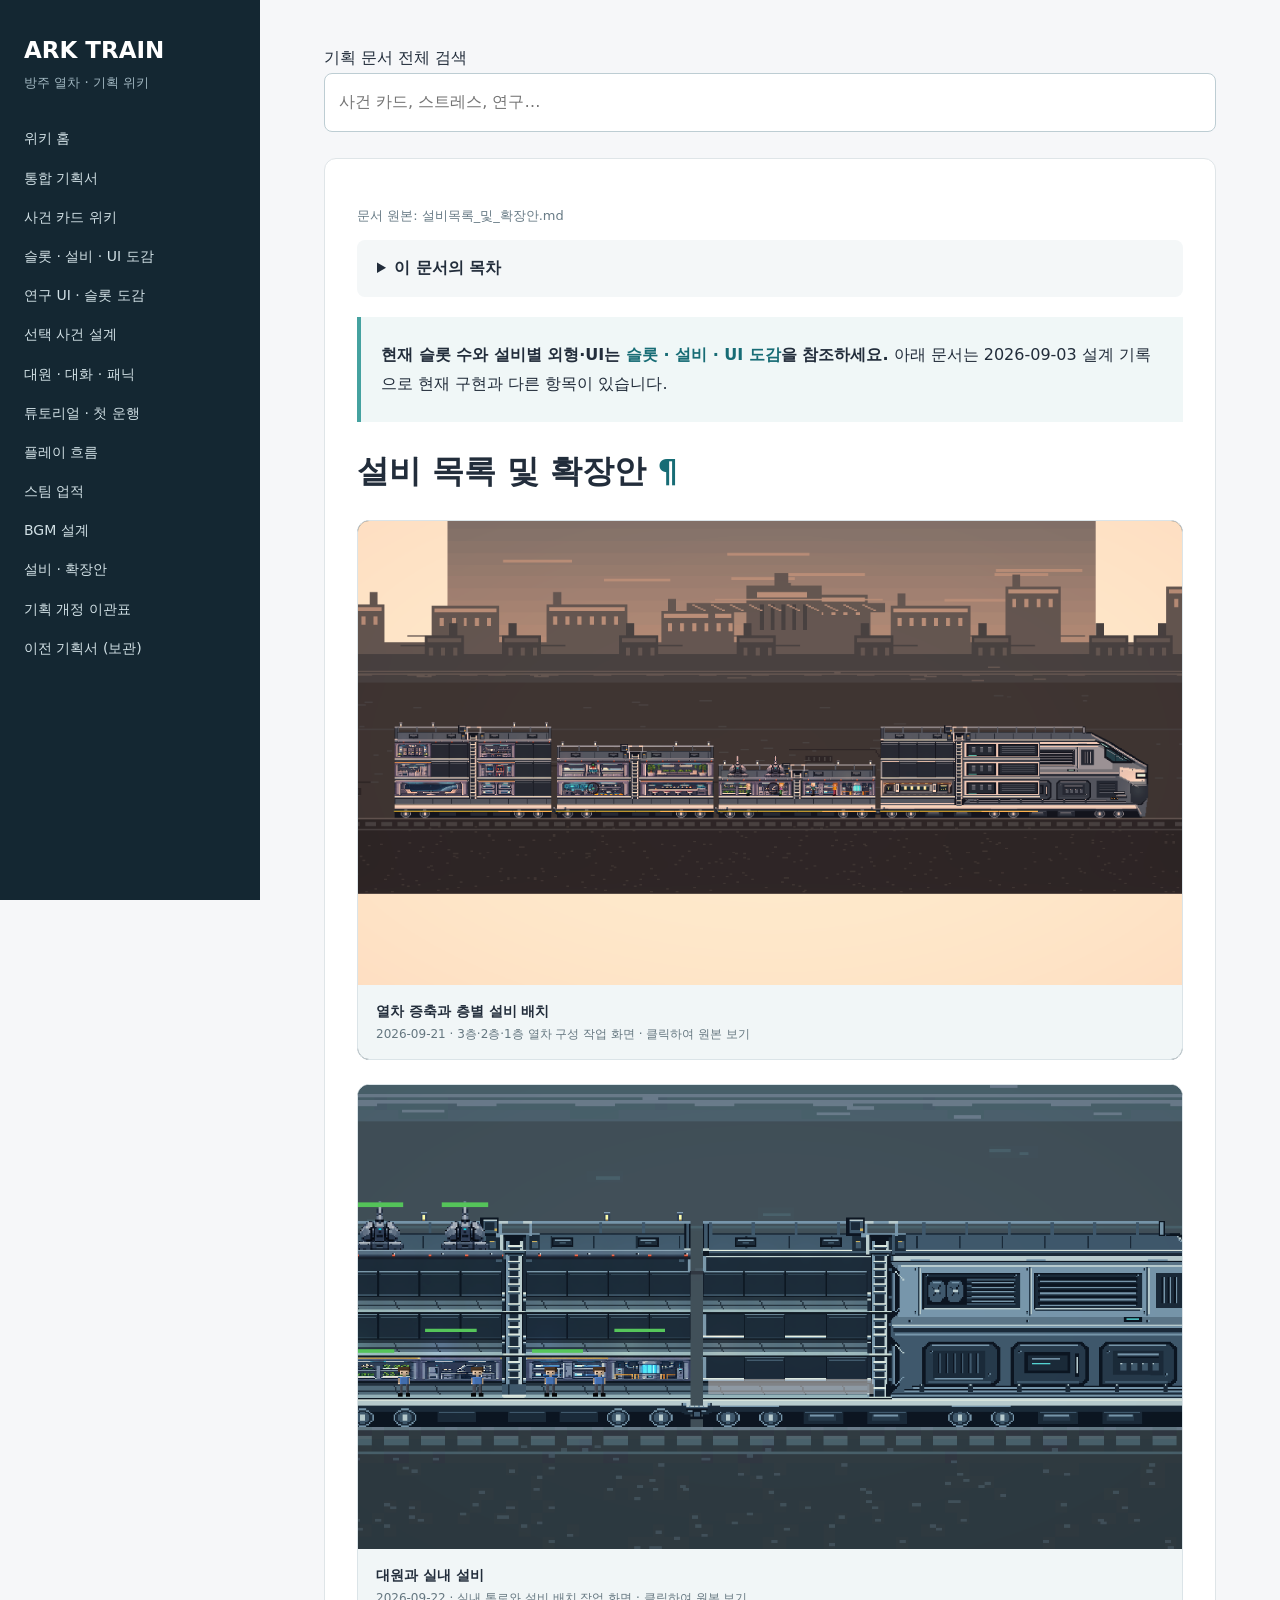
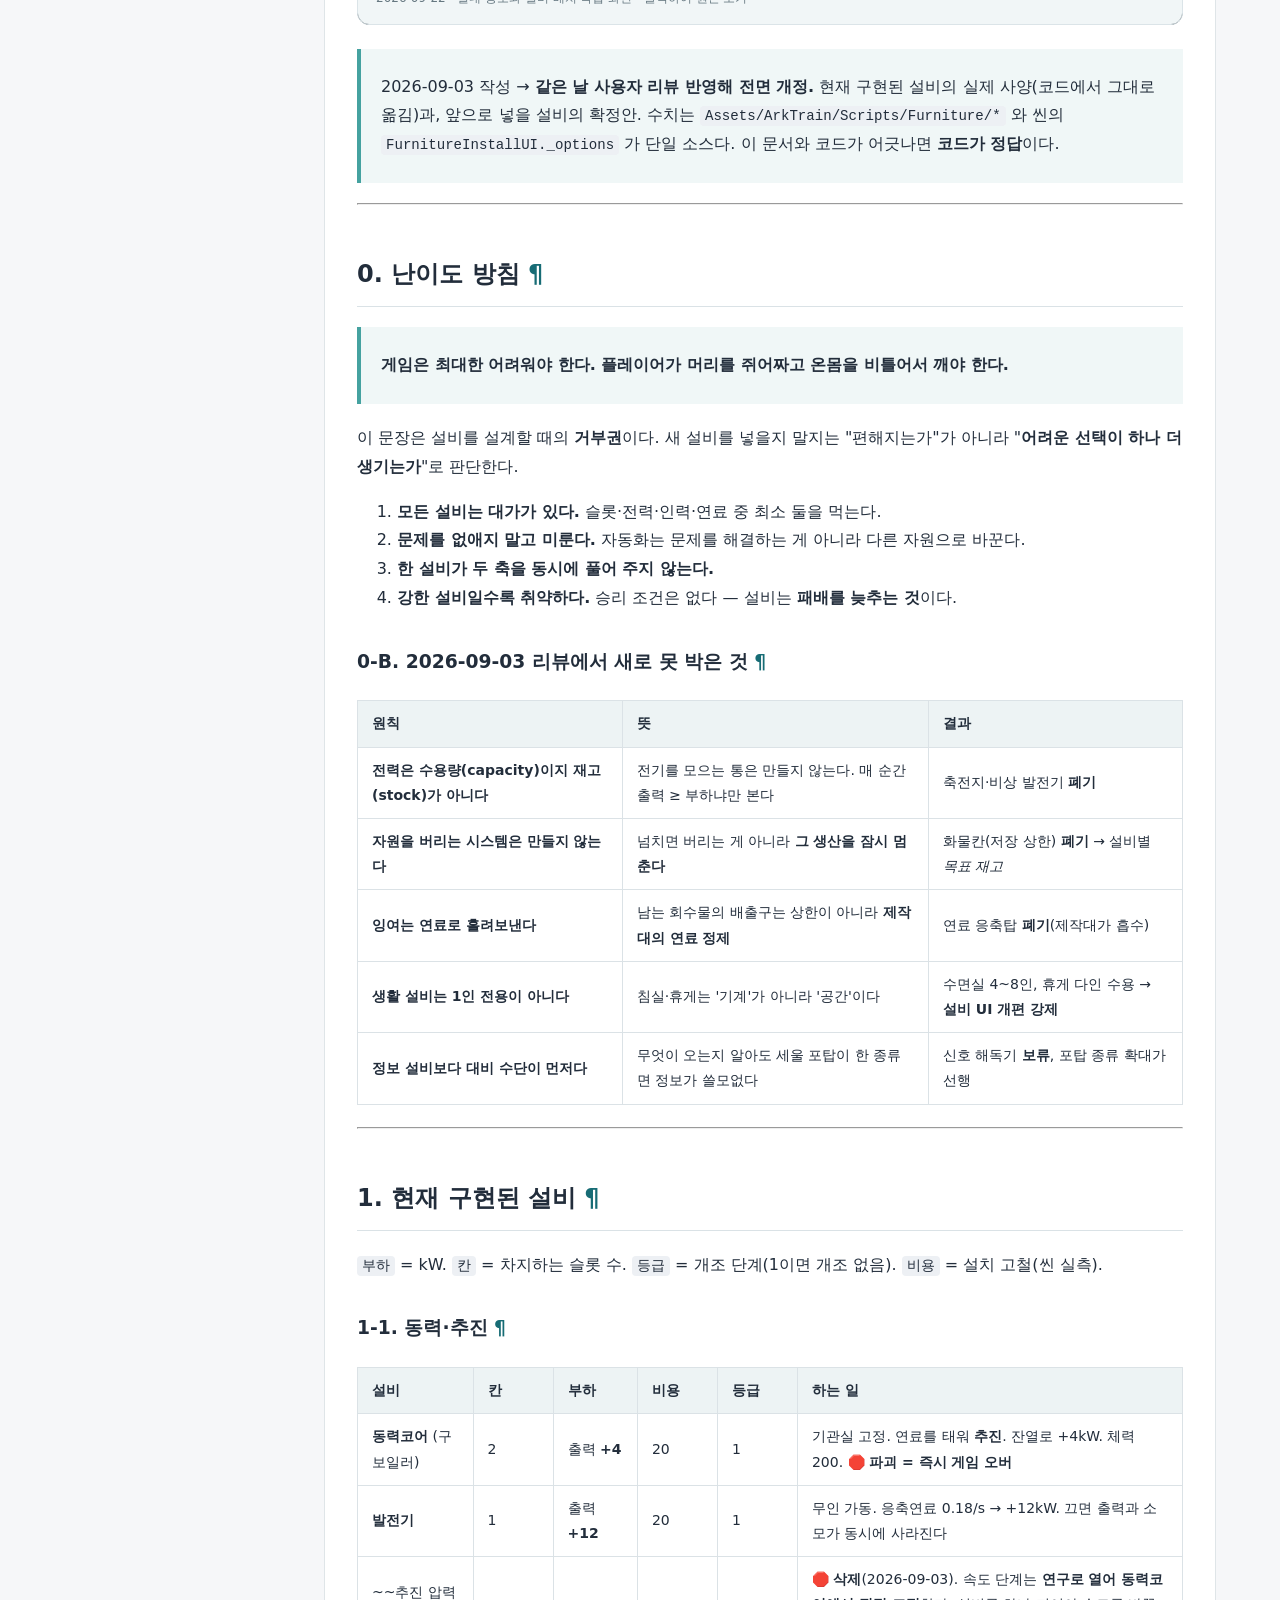
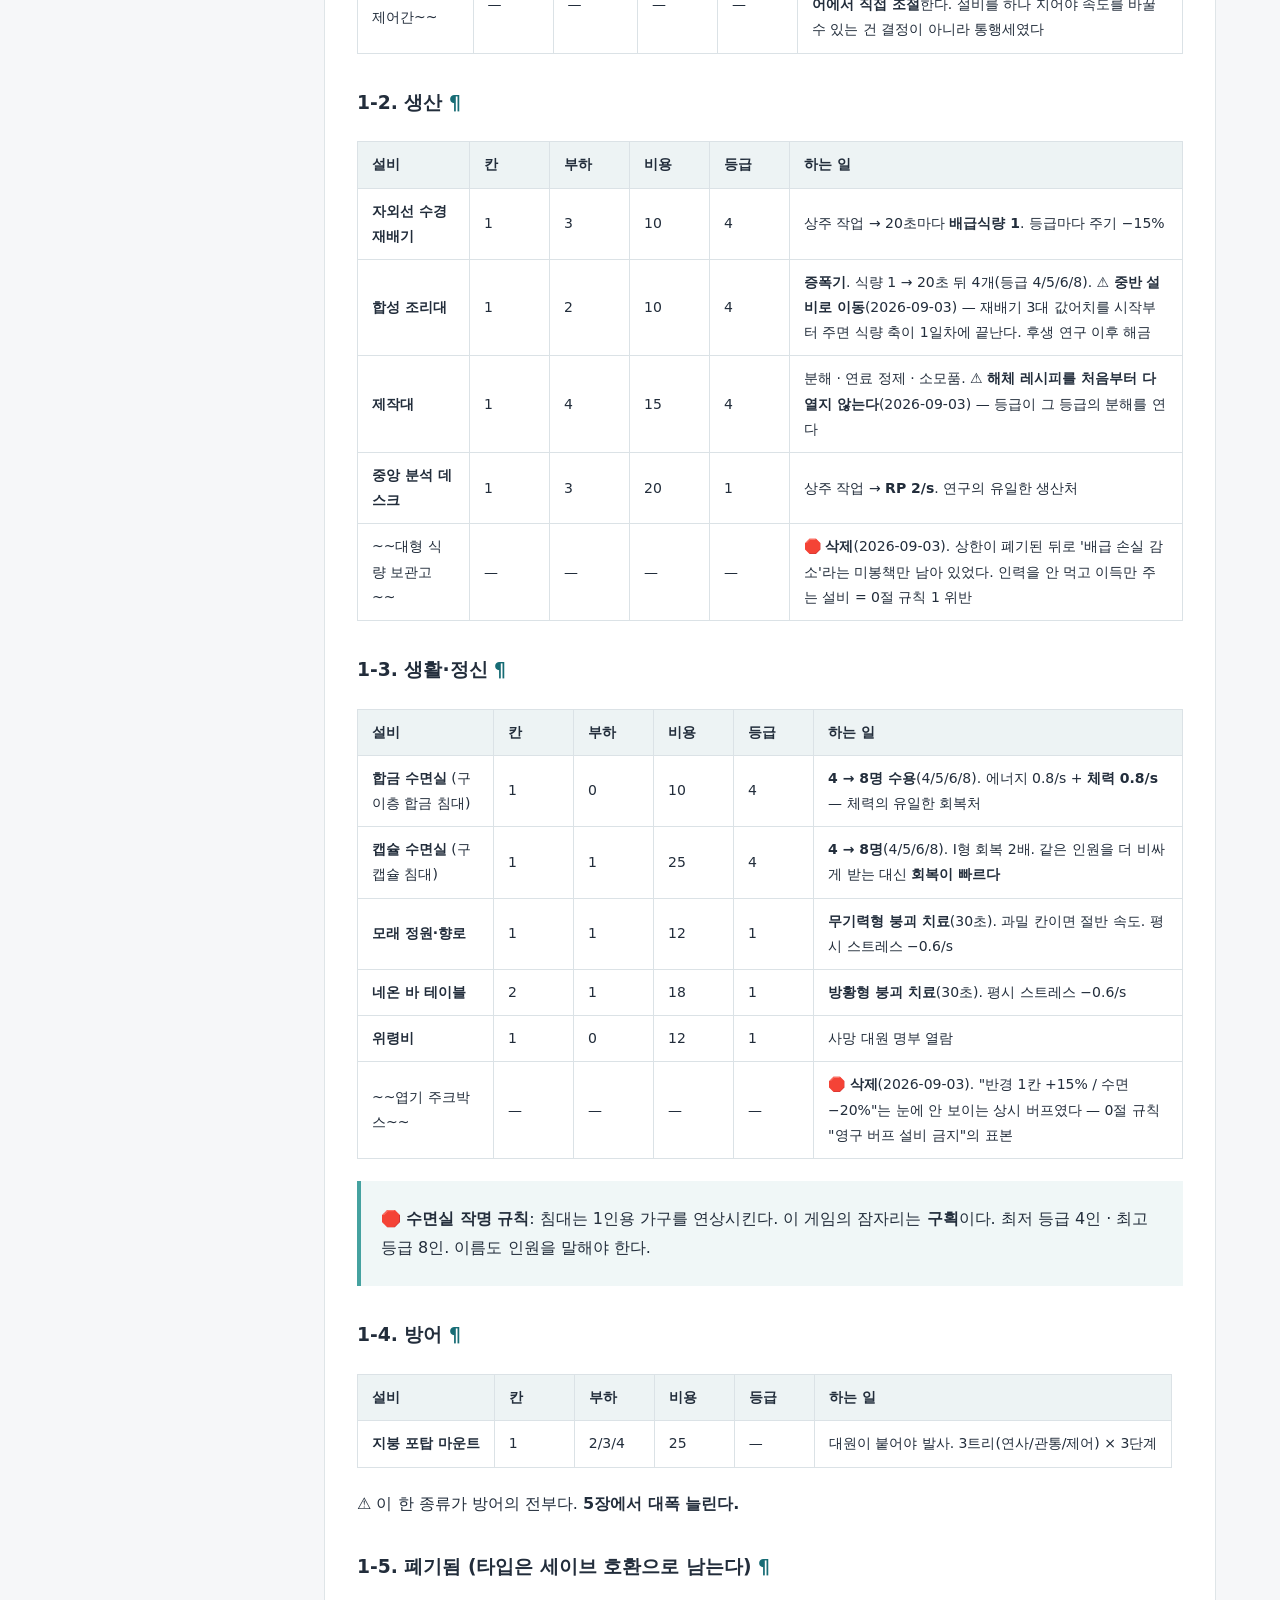
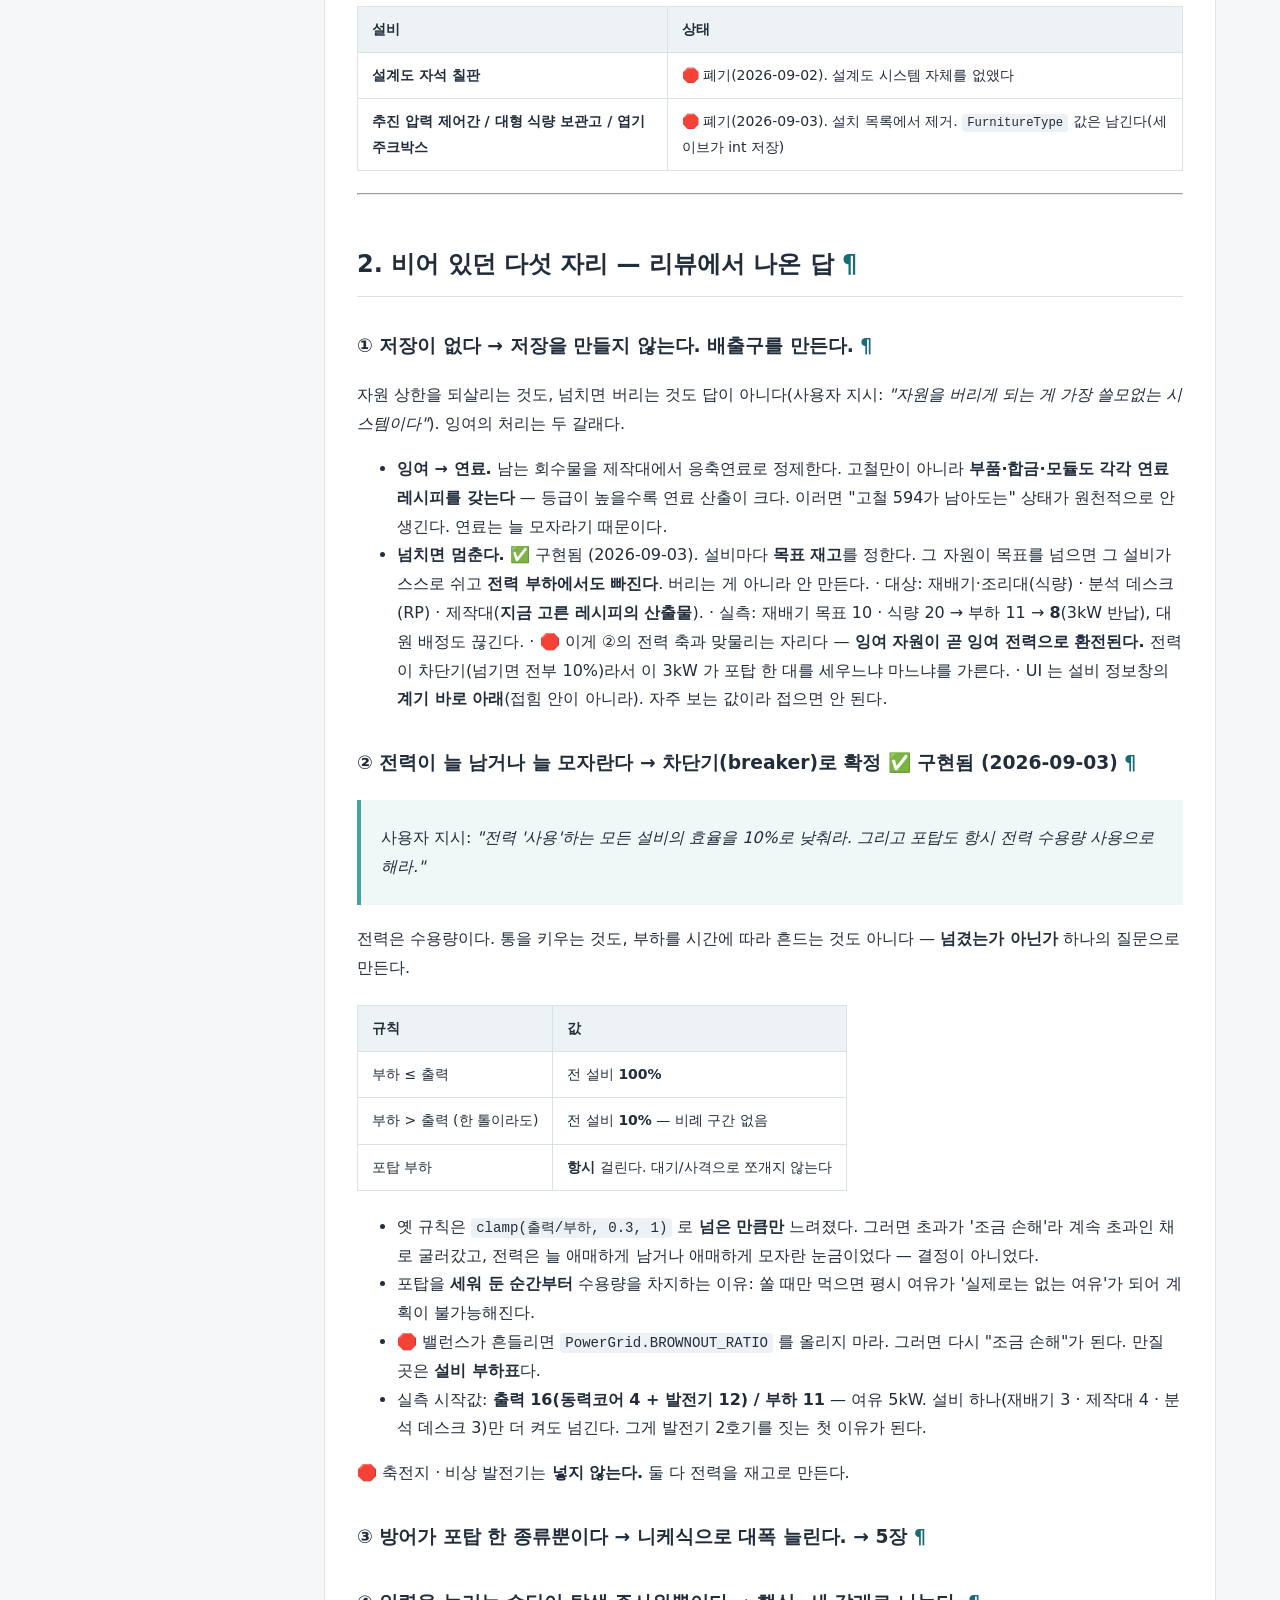
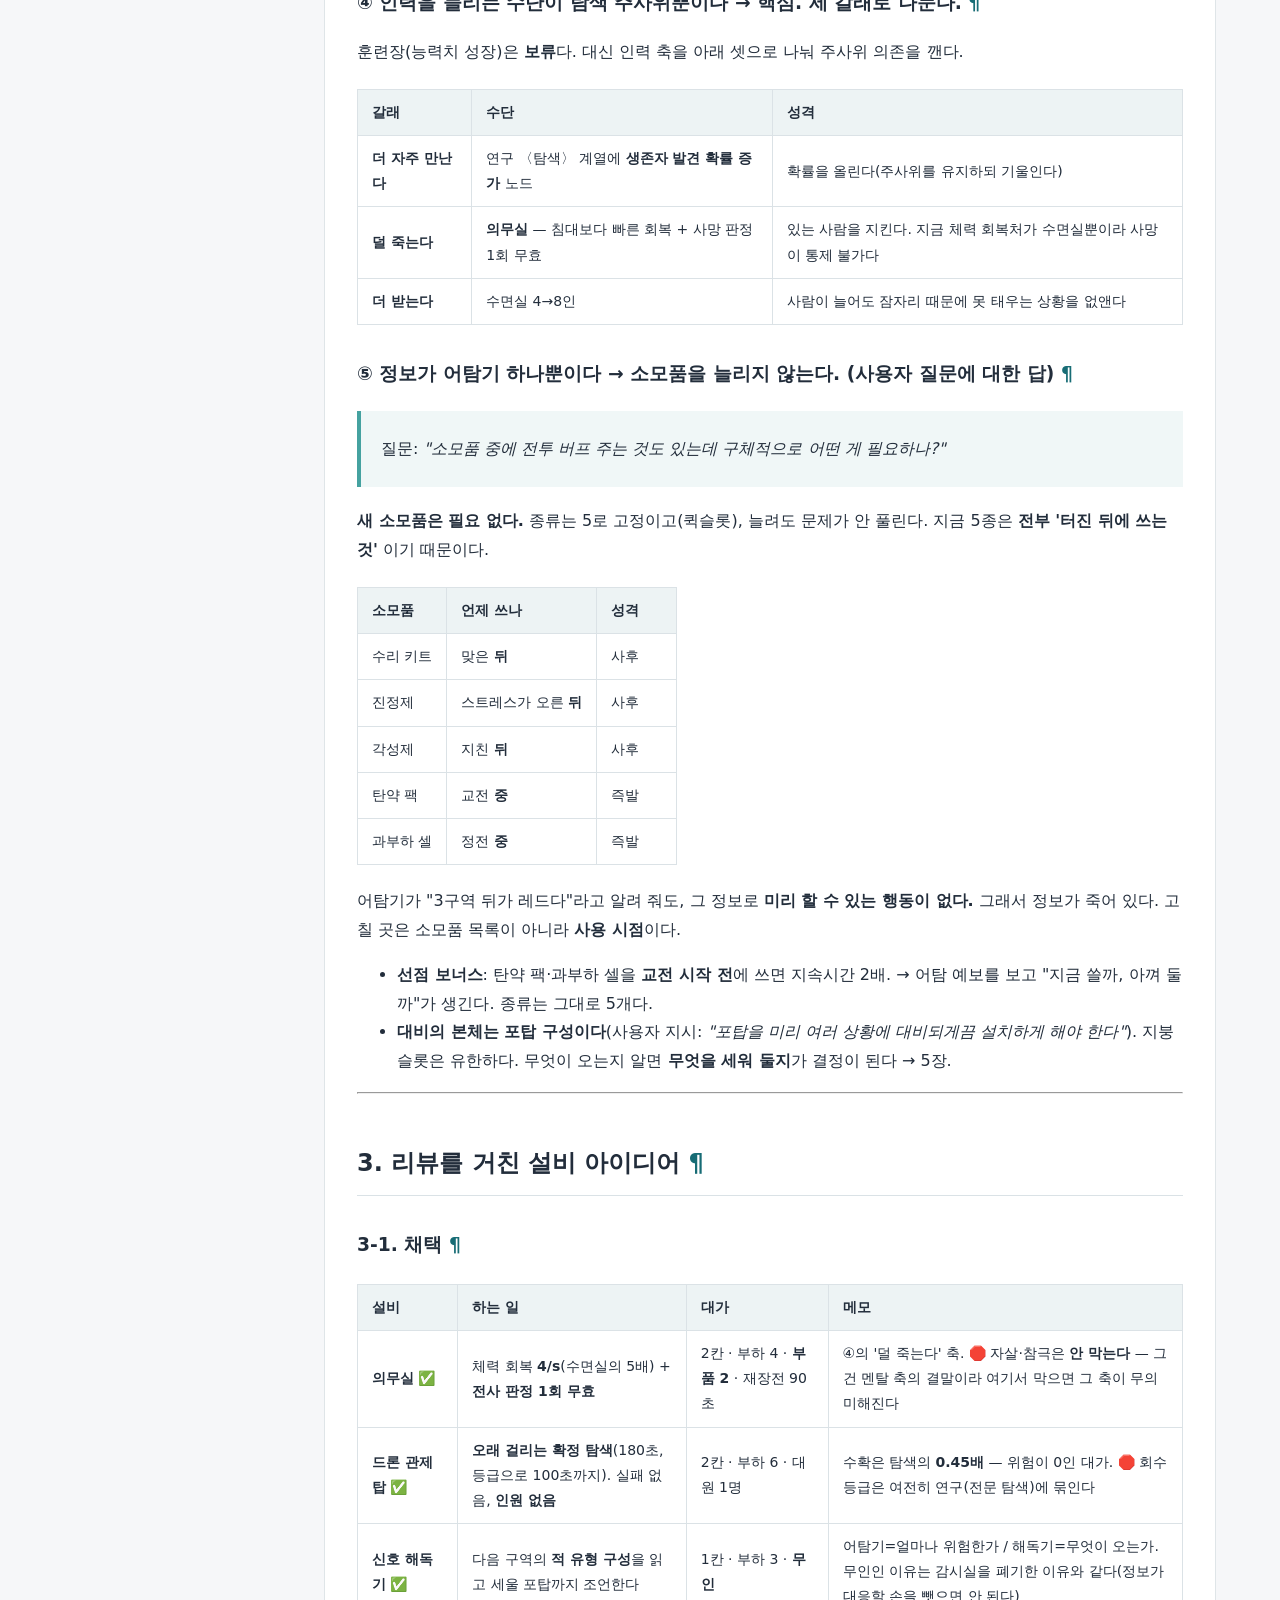
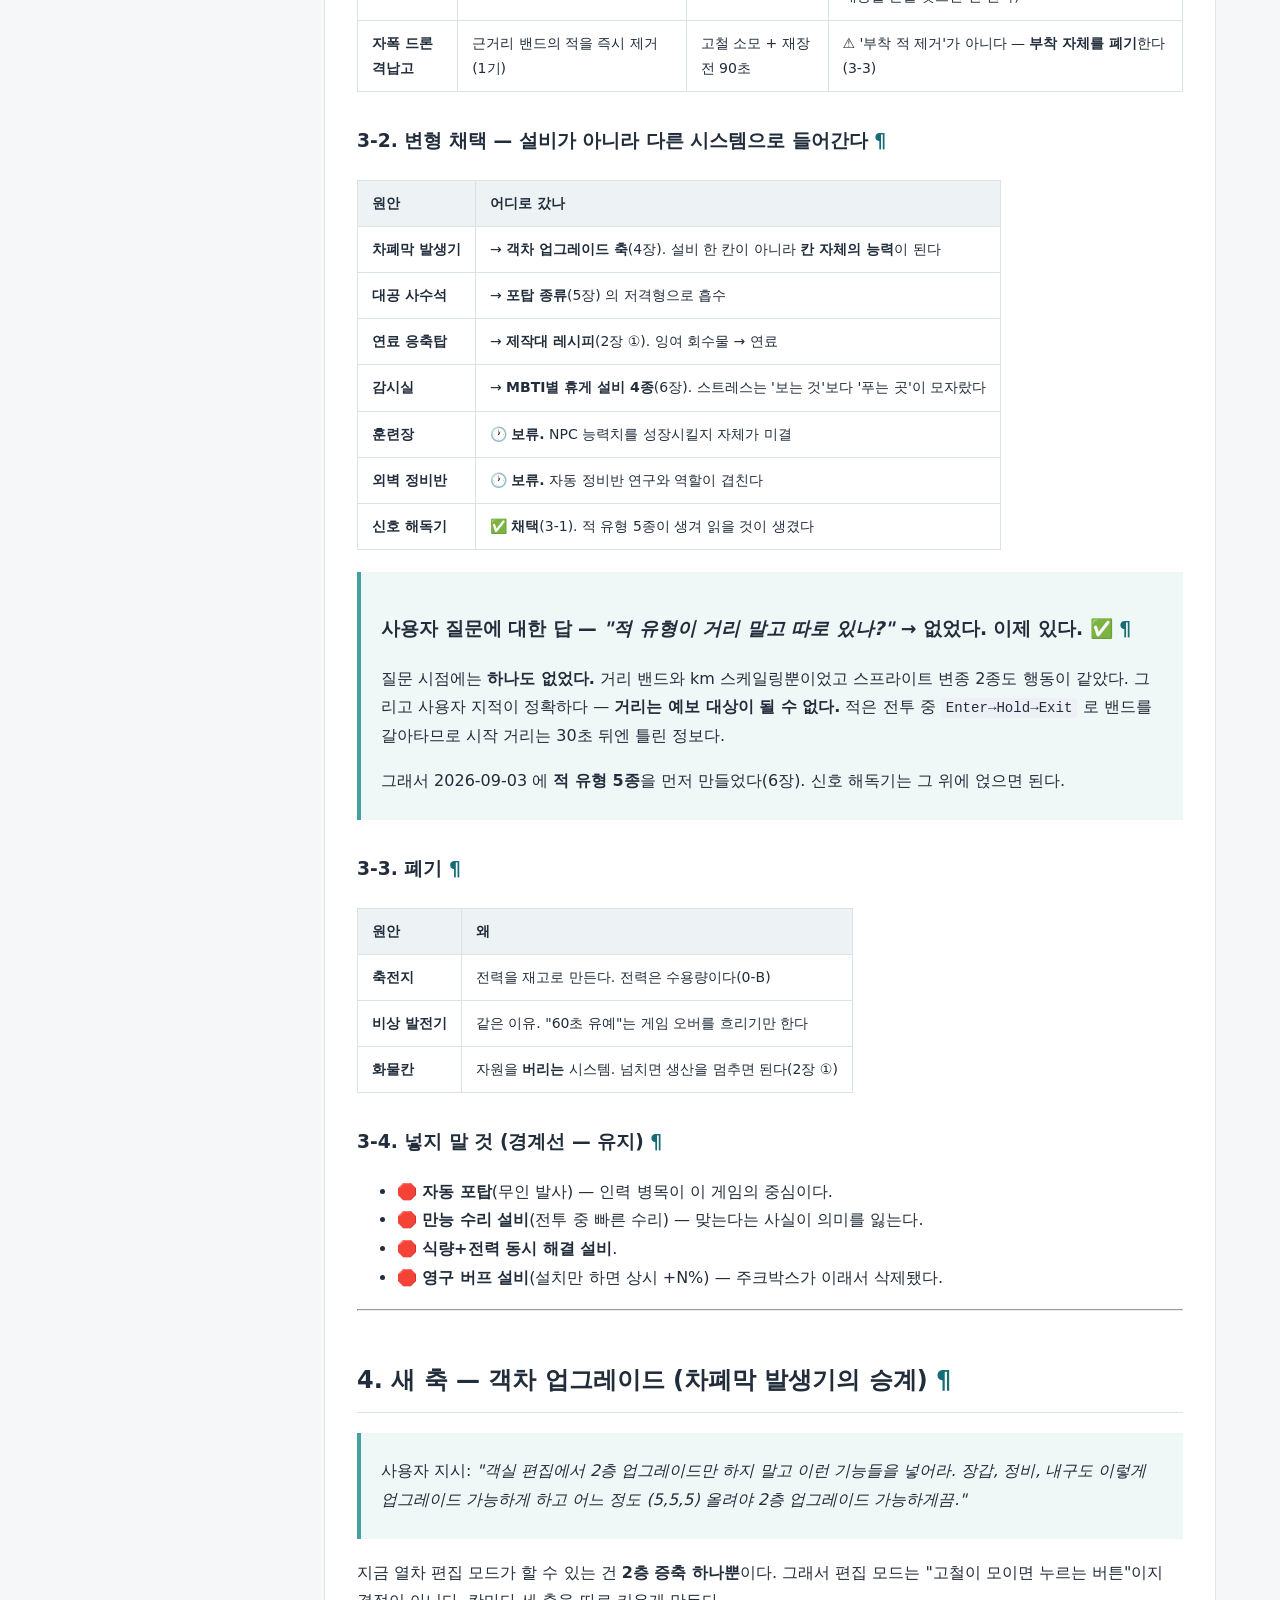
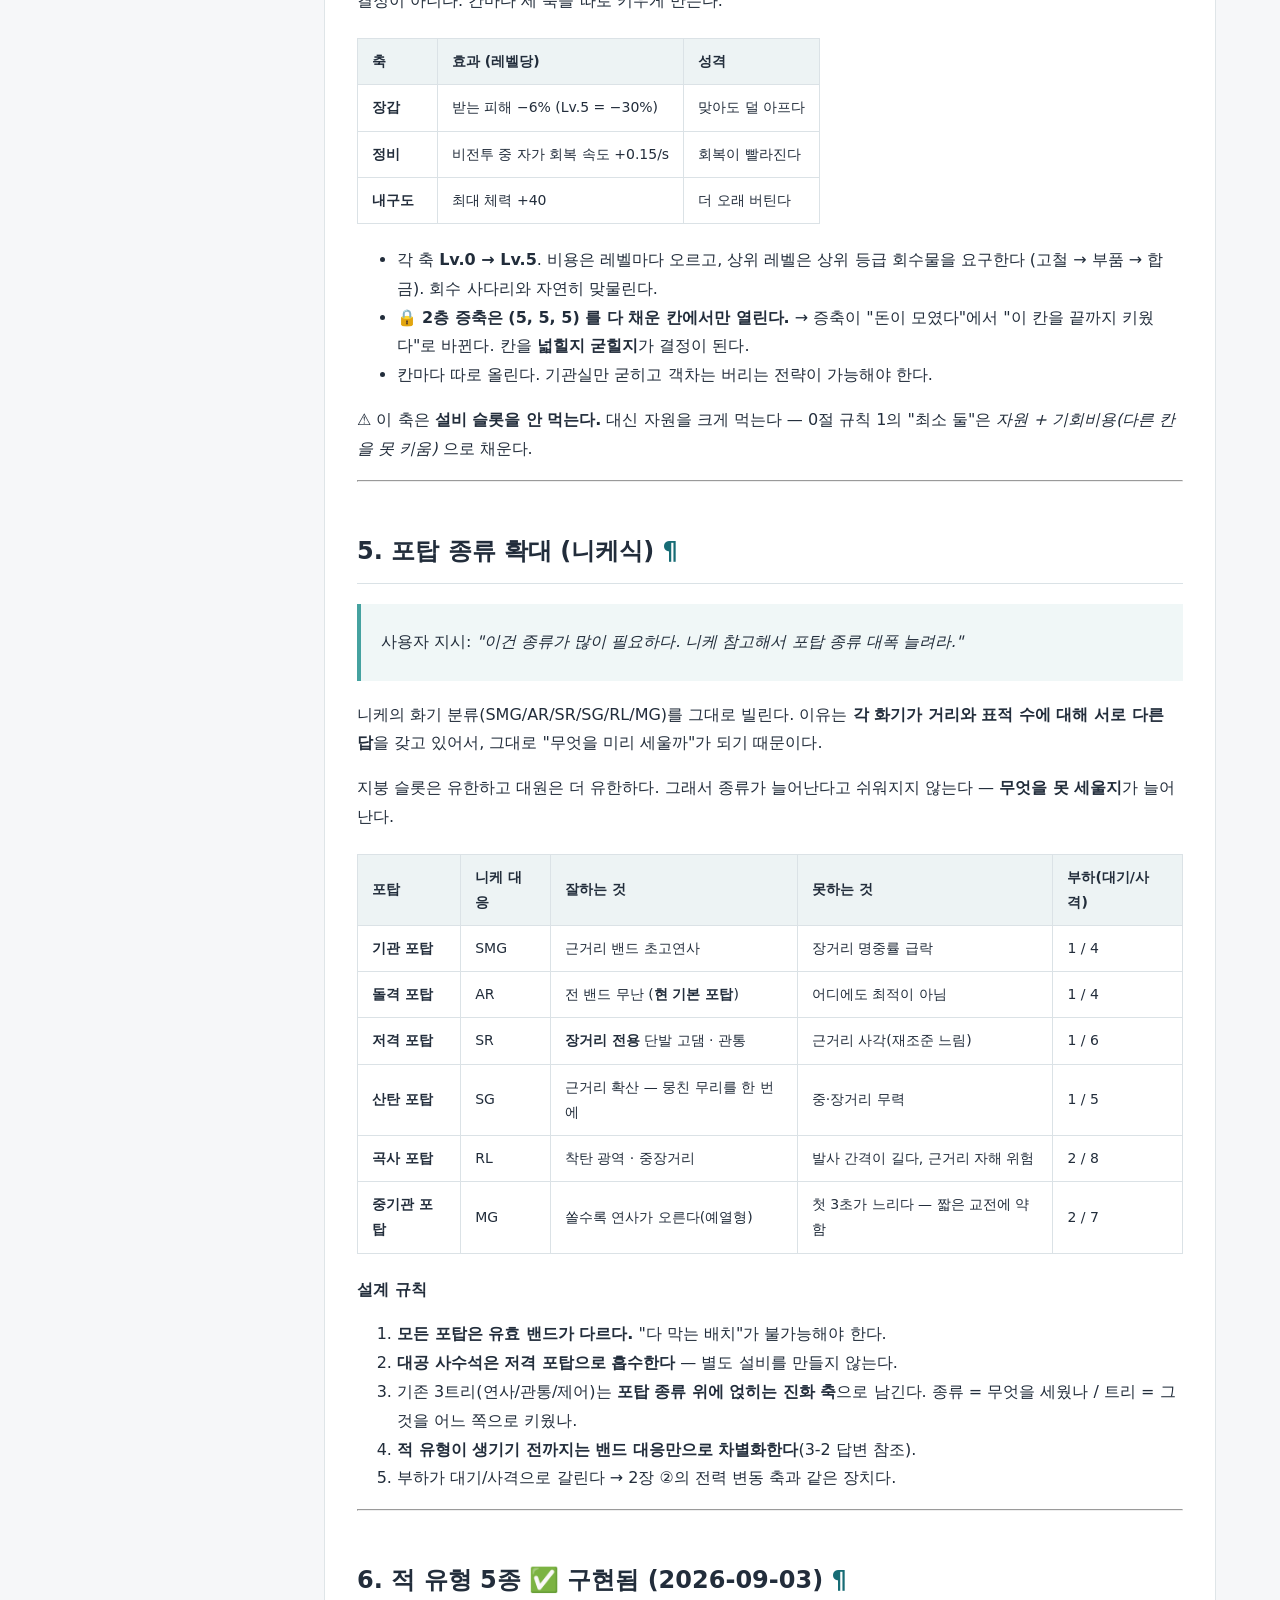
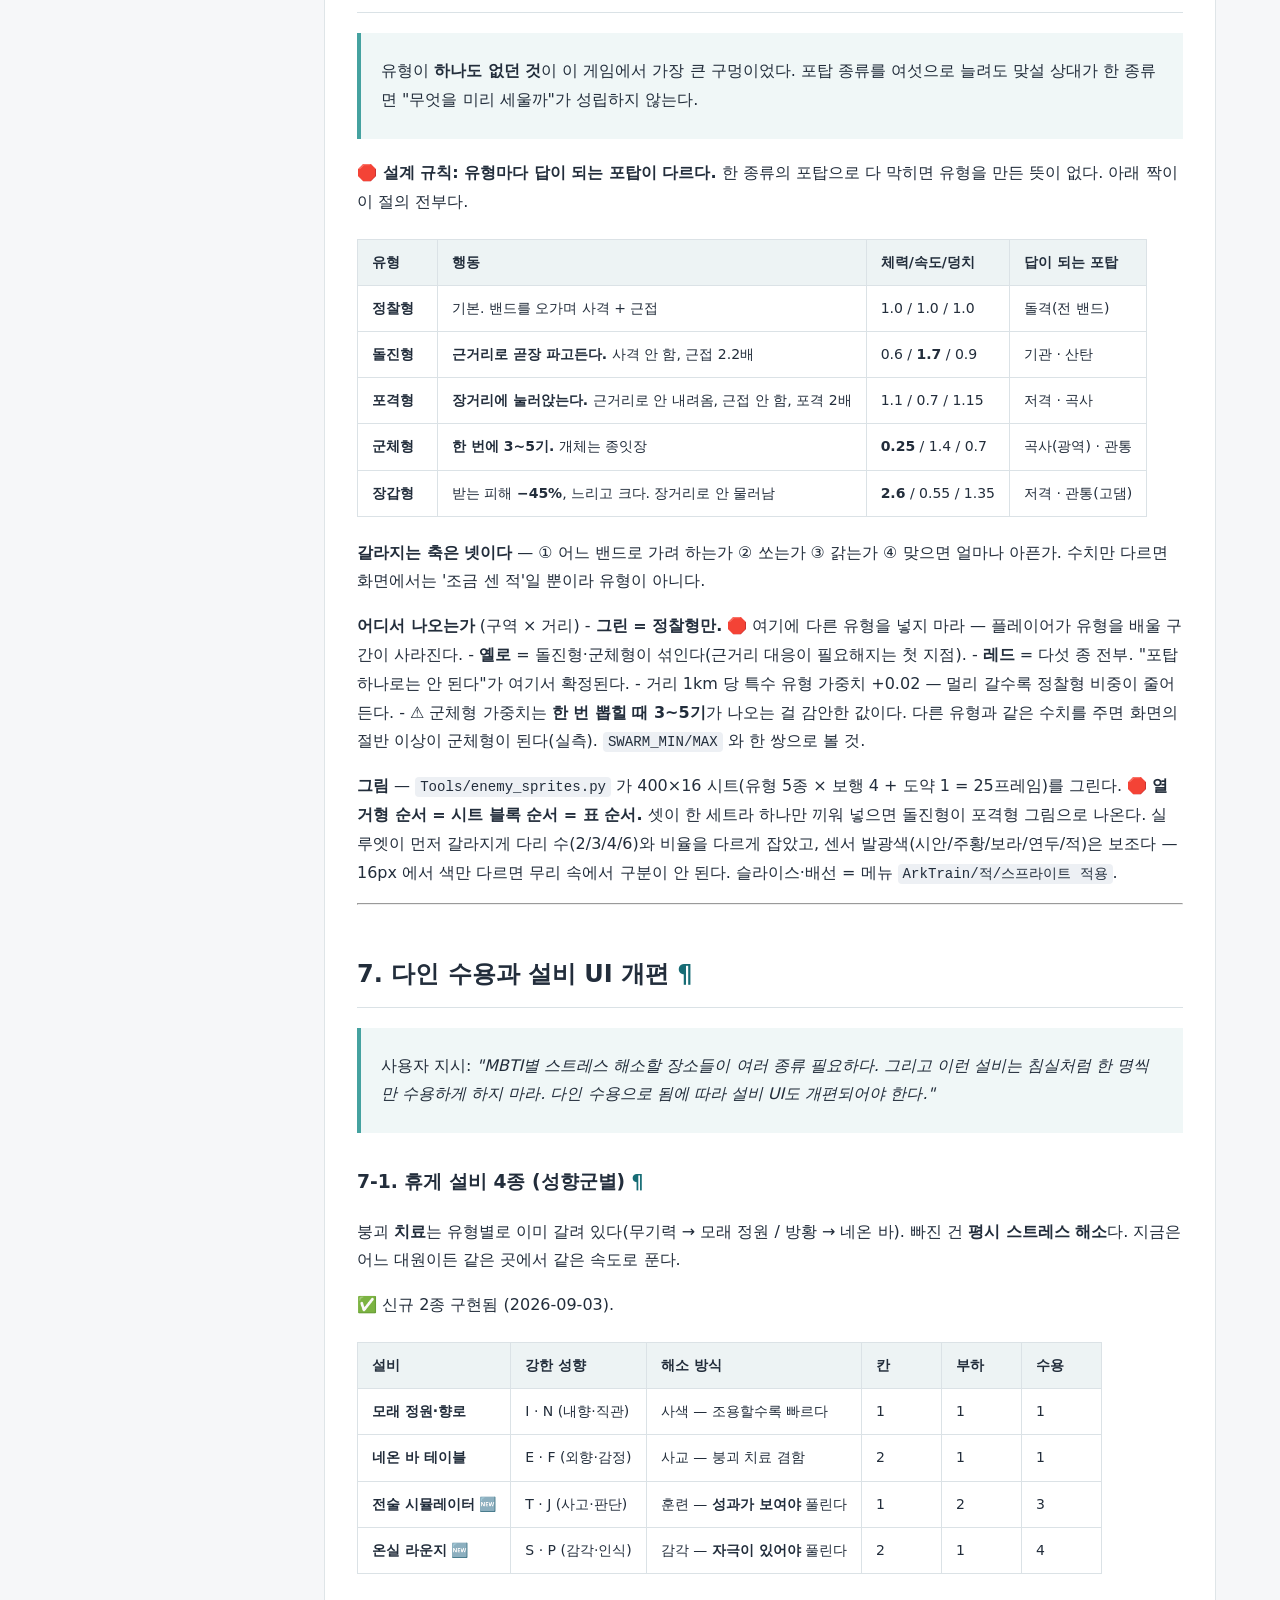
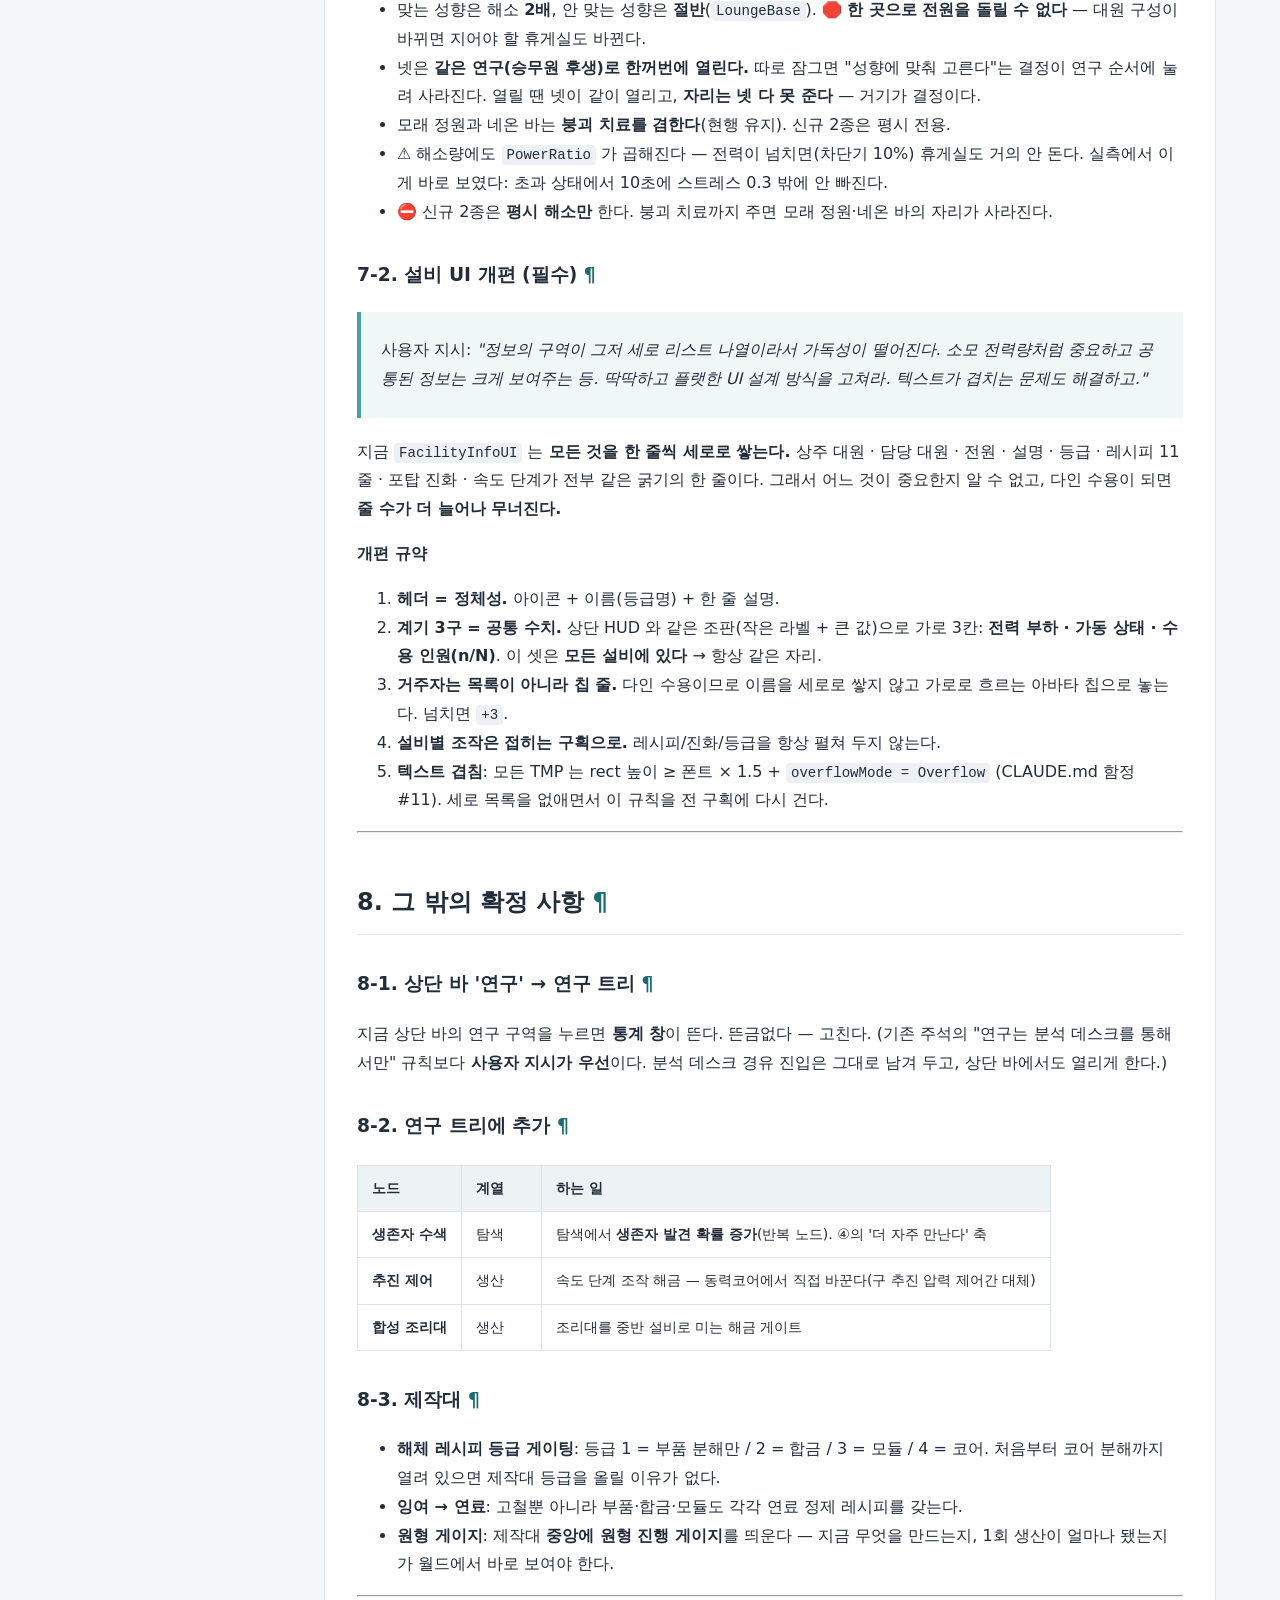
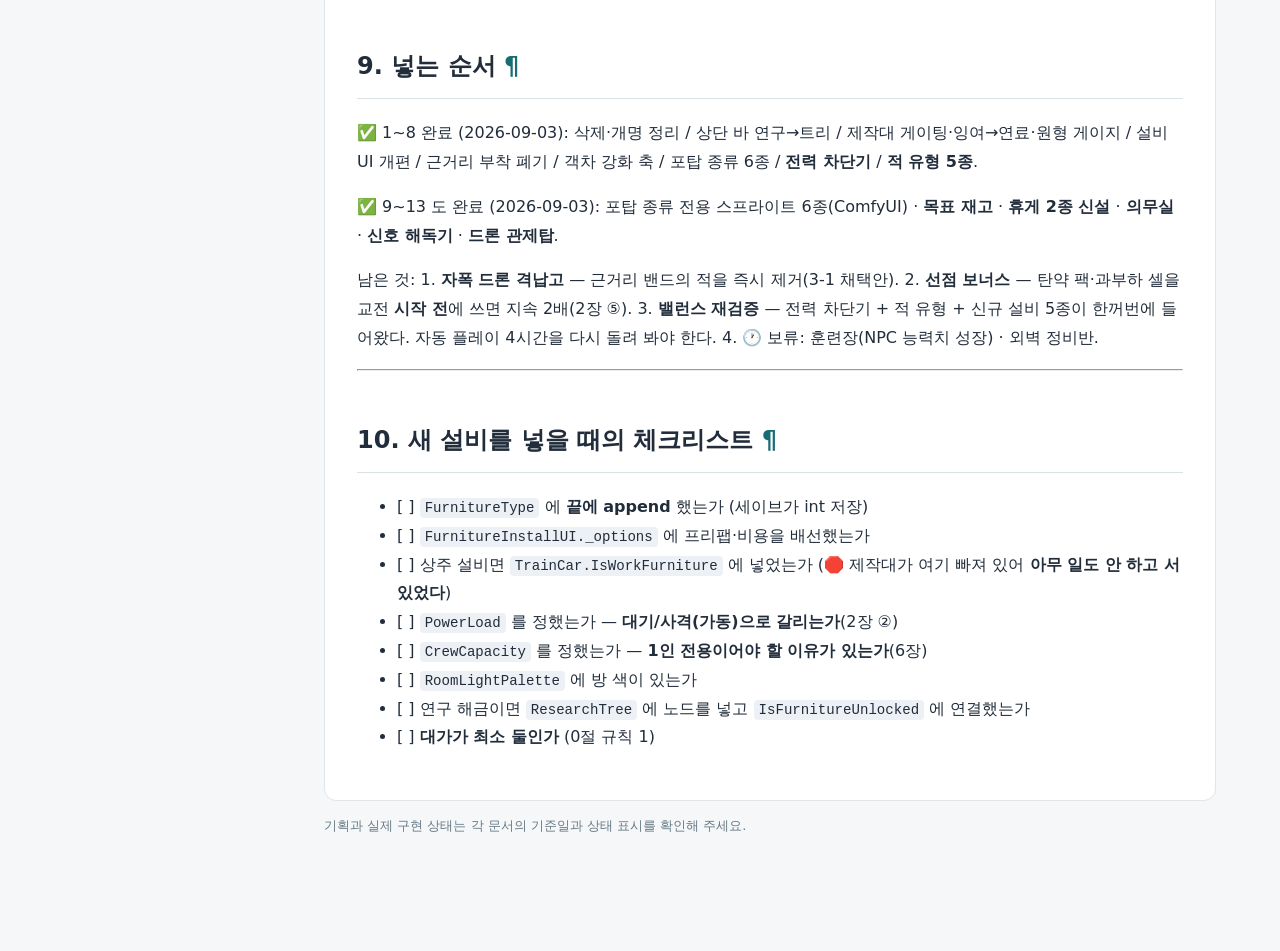
<file: facilities.html>
<!doctype html><html lang="ko"><head><meta charset="utf-8"><meta name="viewport" content="width=device-width,initial-scale=1"><title>설비 · 확장안 · 방주 열차 기획 위키</title><link rel="stylesheet" href="style.css"><script defer src="search.js"></script></head><body><aside><strong>ARK TRAIN</strong><small>방주 열차 · 기획 위키</small><nav aria-label="문서 메뉴"><a href="index.html">위키 홈</a><a href="design.html">통합 기획서</a><a href="events.html">사건 카드 위키</a><a href="slots.html">슬롯 · 설비 · UI 도감</a><a href="research-atlas.html">연구 UI · 슬롯 도감</a><a href="choices.html">선택 사건 설계</a><a href="crew.html">대원 · 대화 · 패닉</a><a href="tutorial.html">튜토리얼 · 첫 운행</a><a href="flow.html">플레이 흐름</a><a href="achievements.html">스팀 업적</a><a href="music.html">BGM 설계</a><a href="facilities.html">설비 · 확장안</a><a href="migration.html">기획 개정 이관표</a><a href="archive.html">이전 기획서 (보관)</a></nav></aside><main><label for="search">기획 문서 전체 검색</label><input id="search" type="search" placeholder="사건 카드, 스트레스, 연구…" autocomplete="off"><div id="results" aria-live="polite"></div><article><p class="meta">문서 원본: 설비목록_및_확장안.md</p><details><summary>이 문서의 목차</summary><div class="toc">
<ul>
<li><a href="#_1">설비 목록 및 확장안</a><ul>
<li><a href="#0">0. 난이도 방침</a><ul>
<li><a href="#0-b-2026-09-03">0-B. 2026-09-03 리뷰에서 새로 못 박은 것</a></li>
</ul>
</li>
<li><a href="#1">1. 현재 구현된 설비</a><ul>
<li><a href="#1-1">1-1. 동력·추진</a></li>
<li><a href="#1-2">1-2. 생산</a></li>
<li><a href="#1-3">1-3. 생활·정신</a></li>
<li><a href="#1-4">1-4. 방어</a></li>
<li><a href="#1-5">1-5. 폐기됨 (타입은 세이브 호환으로 남는다)</a></li>
</ul>
</li>
<li><a href="#2">2. 비어 있던 다섯 자리 — 리뷰에서 나온 답</a><ul>
<li><a href="#1_1">① 저장이 없다 → 저장을 만들지 않는다. 배출구를 만든다.</a></li>
<li><a href="#2-breaker-2026-09-03">② 전력이 늘 남거나 늘 모자란다 → 차단기(breaker)로 확정 ✅ 구현됨 (2026-09-03)</a></li>
<li><a href="#3-5">③ 방어가 포탑 한 종류뿐이다 → 니케식으로 대폭 늘린다. → 5장</a></li>
<li><a href="#4">④ 인력을 늘리는 수단이 탐색 주사위뿐이다 → 핵심. 세 갈래로 나눈다.</a></li>
<li><a href="#5">⑤ 정보가 어탐기 하나뿐이다 → 소모품을 늘리지 않는다. (사용자 질문에 대한 답)</a></li>
</ul>
</li>
<li><a href="#3">3. 리뷰를 거친 설비 아이디어</a><ul>
<li><a href="#3-1">3-1. 채택</a></li>
<li><a href="#3-2">3-2. 변형 채택 — 설비가 아니라 다른 시스템으로 들어간다</a></li>
<li><a href="#_2">사용자 질문에 대한 답 — "적 유형이 거리 말고 따로 있나?" → 없었다. 이제 있다. ✅</a></li>
<li><a href="#3-3">3-3. 폐기</a></li>
<li><a href="#3-4">3-4. 넣지 말 것 (경계선 — 유지)</a></li>
</ul>
</li>
<li><a href="#4_1">4. 새 축 — 객차 업그레이드 (차폐막 발생기의 승계)</a></li>
<li><a href="#5_1">5. 포탑 종류 확대 (니케식)</a></li>
<li><a href="#6-5-2026-09-03">6. 적 유형 5종 ✅ 구현됨 (2026-09-03)</a></li>
<li><a href="#7-ui">7. 다인 수용과 설비 UI 개편</a><ul>
<li><a href="#7-1-4">7-1. 휴게 설비 4종 (성향군별)</a></li>
<li><a href="#7-2-ui">7-2. 설비 UI 개편 (필수)</a></li>
</ul>
</li>
<li><a href="#8">8. 그 밖의 확정 사항</a><ul>
<li><a href="#8-1">8-1. 상단 바 '연구' → 연구 트리</a></li>
<li><a href="#8-2">8-2. 연구 트리에 추가</a></li>
<li><a href="#8-3">8-3. 제작대</a></li>
</ul>
</li>
<li><a href="#9">9. 넣는 순서</a></li>
<li><a href="#10">10. 새 설비를 넣을 때의 체크리스트</a></li>
</ul>
</li>
</ul>
</div>
</details><blockquote>
<p><strong>현재 슬롯 수와 설비별 외형·UI는 <a href="slots.html">슬롯 · 설비 · UI 도감</a>을 참조하세요.</strong> 아래 문서는 2026-09-03 설계 기록으로 현재 구현과 다른 항목이 있습니다.</p>
</blockquote>
<h1 id="_1">설비 목록 및 확장안<a class="headerlink" href="#_1" title="Permanent link"> ¶</a></h1><figure><a href="images/train.png" target="_blank" rel="noopener" aria-label="열차 증축과 층별 설비 배치 원본 보기"><img src="images/train.png" width="2404" height="1352" loading="eager" decoding="async" alt="열차 증축과 층별 설비 배치"></a><figcaption><strong>열차 증축과 층별 설비 배치</strong><span>2026-09-21 · 3층·2층·1층 열차 구성 작업 화면 · 클릭하여 원본 보기</span></figcaption></figure><figure><a href="images/rooms.png" target="_blank" rel="noopener" aria-label="대원과 실내 설비 원본 보기"><img src="images/rooms.png" width="1202" height="676" loading="lazy" decoding="async" alt="대원과 실내 설비"></a><figcaption><strong>대원과 실내 설비</strong><span>2026-09-22 · 실내 통로와 설비 배치 작업 화면 · 클릭하여 원본 보기</span></figcaption></figure>
<blockquote>
<p>2026-09-03 작성 → <strong>같은 날 사용자 리뷰 반영해 전면 개정.</strong>
현재 구현된 설비의 실제 사양(코드에서 그대로 옮김)과, 앞으로 넣을 설비의 확정안.
수치는 <code>Assets/ArkTrain/Scripts/Furniture/*</code> 와 씬의 <code>FurnitureInstallUI._options</code> 가 단일 소스다.
이 문서와 코드가 어긋나면 <strong>코드가 정답</strong>이다.</p>
</blockquote>
<hr />
<h2 id="0">0. 난이도 방침<a class="headerlink" href="#0" title="Permanent link"> ¶</a></h2>
<blockquote>
<p><strong>게임은 최대한 어려워야 한다. 플레이어가 머리를 쥐어짜고 온몸을 비틀어서 깨야 한다.</strong></p>
</blockquote>
<p>이 문장은 설비를 설계할 때의 <strong>거부권</strong>이다. 새 설비를 넣을지 말지는 "편해지는가"가 아니라
"<strong>어려운 선택이 하나 더 생기는가</strong>"로 판단한다.</p>
<ol>
<li><strong>모든 설비는 대가가 있다.</strong> 슬롯·전력·인력·연료 중 최소 둘을 먹는다.</li>
<li><strong>문제를 없애지 말고 미룬다.</strong> 자동화는 문제를 해결하는 게 아니라 다른 자원으로 바꾼다.</li>
<li><strong>한 설비가 두 축을 동시에 풀어 주지 않는다.</strong></li>
<li><strong>강한 설비일수록 취약하다.</strong> 승리 조건은 없다 — 설비는 <strong>패배를 늦추는 것</strong>이다.</li>
</ol>
<h3 id="0-b-2026-09-03">0-B. 2026-09-03 리뷰에서 새로 못 박은 것<a class="headerlink" href="#0-b-2026-09-03" title="Permanent link"> ¶</a></h3>
<table>
<thead>
<tr>
<th>원칙</th>
<th>뜻</th>
<th>결과</th>
</tr>
</thead>
<tbody>
<tr>
<td><strong>전력은 수용량(capacity)이지 재고(stock)가 아니다</strong></td>
<td>전기를 모으는 통은 만들지 않는다. 매 순간 출력 ≥ 부하냐만 본다</td>
<td>축전지·비상 발전기 <strong>폐기</strong></td>
</tr>
<tr>
<td><strong>자원을 버리는 시스템은 만들지 않는다</strong></td>
<td>넘치면 버리는 게 아니라 <strong>그 생산을 잠시 멈춘다</strong></td>
<td>화물칸(저장 상한) <strong>폐기</strong> → 설비별 <em>목표 재고</em></td>
</tr>
<tr>
<td><strong>잉여는 연료로 흘려보낸다</strong></td>
<td>남는 회수물의 배출구는 상한이 아니라 <strong>제작대의 연료 정제</strong></td>
<td>연료 응축탑 <strong>폐기</strong>(제작대가 흡수)</td>
</tr>
<tr>
<td><strong>생활 설비는 1인 전용이 아니다</strong></td>
<td>침실·휴게는 '기계'가 아니라 '공간'이다</td>
<td>수면실 4~8인, 휴게 다인 수용 → <strong>설비 UI 개편 강제</strong></td>
</tr>
<tr>
<td><strong>정보 설비보다 대비 수단이 먼저다</strong></td>
<td>무엇이 오는지 알아도 세울 포탑이 한 종류면 정보가 쓸모없다</td>
<td>신호 해독기 <strong>보류</strong>, 포탑 종류 확대가 선행</td>
</tr>
</tbody>
</table>
<hr />
<h2 id="1">1. 현재 구현된 설비<a class="headerlink" href="#1" title="Permanent link"> ¶</a></h2>
<p><code>부하</code> = kW. <code>칸</code> = 차지하는 슬롯 수. <code>등급</code> = 개조 단계(1이면 개조 없음). <code>비용</code> = 설치 고철(씬 실측).</p>
<h3 id="1-1">1-1. 동력·추진<a class="headerlink" href="#1-1" title="Permanent link"> ¶</a></h3>
<table>
<thead>
<tr>
<th>설비</th>
<th>칸</th>
<th>부하</th>
<th>비용</th>
<th>등급</th>
<th>하는 일</th>
</tr>
</thead>
<tbody>
<tr>
<td><strong>동력코어</strong> (구 보일러)</td>
<td>2</td>
<td>출력 <strong>+4</strong></td>
<td>20</td>
<td>1</td>
<td>기관실 고정. 연료를 태워 <strong>추진</strong>. 잔열로 +4kW. 체력 200. 🛑 <strong>파괴 = 즉시 게임 오버</strong></td>
</tr>
<tr>
<td><strong>발전기</strong></td>
<td>1</td>
<td>출력 <strong>+12</strong></td>
<td>20</td>
<td>1</td>
<td>무인 가동. 응축연료 0.18/s → +12kW. 끄면 출력과 소모가 동시에 사라진다</td>
</tr>
<tr>
<td>~~추진 압력 제어간~~</td>
<td>—</td>
<td>—</td>
<td>—</td>
<td>—</td>
<td>🛑 <strong>삭제</strong>(2026-09-03). 속도 단계는 <strong>연구로 열어 동력코어에서 직접 조절</strong>한다. 설비를 하나 지어야 속도를 바꿀 수 있는 건 결정이 아니라 통행세였다</td>
</tr>
</tbody>
</table>
<h3 id="1-2">1-2. 생산<a class="headerlink" href="#1-2" title="Permanent link"> ¶</a></h3>
<table>
<thead>
<tr>
<th>설비</th>
<th>칸</th>
<th>부하</th>
<th>비용</th>
<th>등급</th>
<th>하는 일</th>
</tr>
</thead>
<tbody>
<tr>
<td><strong>자외선 수경 재배기</strong></td>
<td>1</td>
<td>3</td>
<td>10</td>
<td>4</td>
<td>상주 작업 → 20초마다 <strong>배급식량 1</strong>. 등급마다 주기 −15%</td>
</tr>
<tr>
<td><strong>합성 조리대</strong></td>
<td>1</td>
<td>2</td>
<td>10</td>
<td>4</td>
<td><strong>증폭기</strong>. 식량 1 → 20초 뒤 4개(등급 4/5/6/8). ⚠️ <strong>중반 설비로 이동</strong>(2026-09-03) — 재배기 3대 값어치를 시작부터 주면 식량 축이 1일차에 끝난다. 후생 연구 이후 해금</td>
</tr>
<tr>
<td><strong>제작대</strong></td>
<td>1</td>
<td>4</td>
<td>15</td>
<td>4</td>
<td>분해 · 연료 정제 · 소모품. ⚠️ <strong>해체 레시피를 처음부터 다 열지 않는다</strong>(2026-09-03) — 등급이 그 등급의 분해를 연다</td>
</tr>
<tr>
<td><strong>중앙 분석 데스크</strong></td>
<td>1</td>
<td>3</td>
<td>20</td>
<td>1</td>
<td>상주 작업 → <strong>RP 2/s</strong>. 연구의 유일한 생산처</td>
</tr>
<tr>
<td>~~대형 식량 보관고~~</td>
<td>—</td>
<td>—</td>
<td>—</td>
<td>—</td>
<td>🛑 <strong>삭제</strong>(2026-09-03). 상한이 폐기된 뒤로 '배급 손실 감소'라는 미봉책만 남아 있었다. 인력을 안 먹고 이득만 주는 설비 = 0절 규칙 1 위반</td>
</tr>
</tbody>
</table>
<h3 id="1-3">1-3. 생활·정신<a class="headerlink" href="#1-3" title="Permanent link"> ¶</a></h3>
<table>
<thead>
<tr>
<th>설비</th>
<th>칸</th>
<th>부하</th>
<th>비용</th>
<th>등급</th>
<th>하는 일</th>
</tr>
</thead>
<tbody>
<tr>
<td><strong>합금 수면실</strong> (구 이층 합금 침대)</td>
<td>1</td>
<td>0</td>
<td>10</td>
<td>4</td>
<td><strong>4 → 8명 수용</strong>(4/5/6/8). 에너지 0.8/s + <strong>체력 0.8/s</strong> — 체력의 유일한 회복처</td>
</tr>
<tr>
<td><strong>캡슐 수면실</strong> (구 캡슐 침대)</td>
<td>1</td>
<td>1</td>
<td>25</td>
<td>4</td>
<td><strong>4 → 8명</strong>(4/5/6/8). I형 회복 2배. 같은 인원을 더 비싸게 받는 대신 <strong>회복이 빠르다</strong></td>
</tr>
<tr>
<td><strong>모래 정원·향로</strong></td>
<td>1</td>
<td>1</td>
<td>12</td>
<td>1</td>
<td><strong>무기력형 붕괴 치료</strong>(30초). 과밀 칸이면 절반 속도. 평시 스트레스 −0.6/s</td>
</tr>
<tr>
<td><strong>네온 바 테이블</strong></td>
<td>2</td>
<td>1</td>
<td>18</td>
<td>1</td>
<td><strong>방황형 붕괴 치료</strong>(30초). 평시 스트레스 −0.6/s</td>
</tr>
<tr>
<td><strong>위령비</strong></td>
<td>1</td>
<td>0</td>
<td>12</td>
<td>1</td>
<td>사망 대원 명부 열람</td>
</tr>
<tr>
<td>~~엽기 주크박스~~</td>
<td>—</td>
<td>—</td>
<td>—</td>
<td>—</td>
<td>🛑 <strong>삭제</strong>(2026-09-03). "반경 1칸 +15% / 수면 −20%"는 눈에 안 보이는 상시 버프였다 — 0절 규칙 "영구 버프 설비 금지"의 표본</td>
</tr>
</tbody>
</table>
<blockquote>
<p>🛑 <strong>수면실 작명 규칙</strong>: 침대는 1인용 가구를 연상시킨다. 이 게임의 잠자리는 <strong>구획</strong>이다.
최저 등급 4인 · 최고 등급 8인. 이름도 인원을 말해야 한다.</p>
</blockquote>
<h3 id="1-4">1-4. 방어<a class="headerlink" href="#1-4" title="Permanent link"> ¶</a></h3>
<table>
<thead>
<tr>
<th>설비</th>
<th>칸</th>
<th>부하</th>
<th>비용</th>
<th>등급</th>
<th>하는 일</th>
</tr>
</thead>
<tbody>
<tr>
<td><strong>지붕 포탑 마운트</strong></td>
<td>1</td>
<td>2/3/4</td>
<td>25</td>
<td>—</td>
<td>대원이 붙어야 발사. 3트리(연사/관통/제어) × 3단계</td>
</tr>
</tbody>
</table>
<p>⚠️ 이 한 종류가 방어의 전부다. <strong>5장에서 대폭 늘린다.</strong></p>
<h3 id="1-5">1-5. 폐기됨 (타입은 세이브 호환으로 남는다)<a class="headerlink" href="#1-5" title="Permanent link"> ¶</a></h3>
<table>
<thead>
<tr>
<th>설비</th>
<th>상태</th>
</tr>
</thead>
<tbody>
<tr>
<td><strong>설계도 자석 칠판</strong></td>
<td>🛑 폐기(2026-09-02). 설계도 시스템 자체를 없앴다</td>
</tr>
<tr>
<td><strong>추진 압력 제어간 / 대형 식량 보관고 / 엽기 주크박스</strong></td>
<td>🛑 폐기(2026-09-03). 설치 목록에서 제거. <code>FurnitureType</code> 값은 남긴다(세이브가 int 저장)</td>
</tr>
</tbody>
</table>
<hr />
<h2 id="2">2. 비어 있던 다섯 자리 — 리뷰에서 나온 답<a class="headerlink" href="#2" title="Permanent link"> ¶</a></h2>
<h3 id="1_1">① 저장이 없다 → <strong>저장을 만들지 않는다. 배출구를 만든다.</strong><a class="headerlink" href="#1_1" title="Permanent link"> ¶</a></h3>
<p>자원 상한을 되살리는 것도, 넘치면 버리는 것도 답이 아니다(사용자 지시:
<em>"자원을 버리게 되는 게 가장 쓸모없는 시스템이다"</em>). 잉여의 처리는 두 갈래다.</p>
<ul>
<li><strong>잉여 → 연료.</strong> 남는 회수물을 제작대에서 응축연료로 정제한다. 고철만이 아니라
  <strong>부품·합금·모듈도 각각 연료 레시피를 갖는다</strong> — 등급이 높을수록 연료 산출이 크다.
  이러면 "고철 594가 남아도는" 상태가 원천적으로 안 생긴다. 연료는 늘 모자라기 때문이다.</li>
<li><strong>넘치면 멈춘다.</strong> ✅ 구현됨 (2026-09-03). 설비마다 <strong>목표 재고</strong>를 정한다. 그 자원이 목표를
  넘으면 그 설비가 스스로 쉬고 <strong>전력 부하에서도 빠진다</strong>. 버리는 게 아니라 안 만든다.
  · 대상: 재배기·조리대(식량) · 분석 데스크(RP) · 제작대(<strong>지금 고른 레시피의 산출물</strong>).
  · 실측: 재배기 목표 10 · 식량 20 → 부하 11 → <strong>8</strong>(3kW 반납), 대원 배정도 끊긴다.
  · 🛑 이게 ②의 전력 축과 맞물리는 자리다 — <strong>잉여 자원이 곧 잉여 전력으로 환전된다.</strong>
    전력이 차단기(넘기면 전부 10%)라서 이 3kW 가 포탑 한 대를 세우느냐 마느냐를 가른다.
  · UI 는 설비 정보창의 <strong>계기 바로 아래</strong>(접힘 안이 아니라). 자주 보는 값이라 접으면 안 된다.</li>
</ul>
<h3 id="2-breaker-2026-09-03">② 전력이 늘 남거나 늘 모자란다 → <strong>차단기(breaker)로 확정</strong> ✅ 구현됨 (2026-09-03)<a class="headerlink" href="#2-breaker-2026-09-03" title="Permanent link"> ¶</a></h3>
<blockquote>
<p>사용자 지시: <em>"전력 '사용'하는 모든 설비의 효율을 10%로 낮춰라. 그리고 포탑도 항시 전력
수용량 사용으로 해라."</em></p>
</blockquote>
<p>전력은 수용량이다. 통을 키우는 것도, 부하를 시간에 따라 흔드는 것도 아니다 — <strong>넘겼는가 아닌가</strong>
하나의 질문으로 만든다.</p>
<table>
<thead>
<tr>
<th>규칙</th>
<th>값</th>
</tr>
</thead>
<tbody>
<tr>
<td>부하 ≤ 출력</td>
<td>전 설비 <strong>100%</strong></td>
</tr>
<tr>
<td>부하 &gt; 출력 (한 톨이라도)</td>
<td>전 설비 <strong>10%</strong> — 비례 구간 없음</td>
</tr>
<tr>
<td>포탑 부하</td>
<td><strong>항시</strong> 걸린다. 대기/사격으로 쪼개지 않는다</td>
</tr>
</tbody>
</table>
<ul>
<li>옛 규칙은 <code>clamp(출력/부하, 0.3, 1)</code> 로 <strong>넘은 만큼만</strong> 느려졌다. 그러면 초과가 '조금 손해'라
  계속 초과인 채로 굴러갔고, 전력은 늘 애매하게 남거나 애매하게 모자란 눈금이었다 — 결정이 아니었다.</li>
<li>포탑을 <strong>세워 둔 순간부터</strong> 수용량을 차지하는 이유: 쏠 때만 먹으면 평시 여유가 '실제로는 없는
  여유'가 되어 계획이 불가능해진다.</li>
<li>🛑 밸런스가 흔들리면 <code>PowerGrid.BROWNOUT_RATIO</code> 를 올리지 마라. 그러면 다시 "조금 손해"가 된다.
  만질 곳은 <strong>설비 부하표</strong>다.</li>
<li>실측 시작값: <strong>출력 16(동력코어 4 + 발전기 12) / 부하 11</strong> — 여유 5kW. 설비 하나(재배기 3 ·
  제작대 4 · 분석 데스크 3)만 더 켜도 넘긴다. 그게 발전기 2호기를 짓는 첫 이유가 된다.</li>
</ul>
<p>🛑 축전지 · 비상 발전기는 <strong>넣지 않는다.</strong> 둘 다 전력을 재고로 만든다.</p>
<h3 id="3-5">③ 방어가 포탑 한 종류뿐이다 → <strong>니케식으로 대폭 늘린다.</strong> → 5장<a class="headerlink" href="#3-5" title="Permanent link"> ¶</a></h3>
<h3 id="4">④ 인력을 늘리는 수단이 탐색 주사위뿐이다 → <strong>핵심.</strong> 세 갈래로 나눈다.<a class="headerlink" href="#4" title="Permanent link"> ¶</a></h3>
<p>훈련장(능력치 성장)은 <strong>보류</strong>다. 대신 인력 축을 아래 셋으로 나눠 주사위 의존을 깬다.</p>
<table>
<thead>
<tr>
<th>갈래</th>
<th>수단</th>
<th>성격</th>
</tr>
</thead>
<tbody>
<tr>
<td><strong>더 자주 만난다</strong></td>
<td>연구 〈탐색〉 계열에 <strong>생존자 발견 확률 증가</strong> 노드</td>
<td>확률을 올린다(주사위를 유지하되 기울인다)</td>
</tr>
<tr>
<td><strong>덜 죽는다</strong></td>
<td><strong>의무실</strong> — 침대보다 빠른 회복 + 사망 판정 1회 무효</td>
<td>있는 사람을 지킨다. 지금 체력 회복처가 수면실뿐이라 사망이 통제 불가다</td>
</tr>
<tr>
<td><strong>더 받는다</strong></td>
<td>수면실 4→8인</td>
<td>사람이 늘어도 잠자리 때문에 못 태우는 상황을 없앤다</td>
</tr>
</tbody>
</table>
<h3 id="5">⑤ 정보가 어탐기 하나뿐이다 → <strong>소모품을 늘리지 않는다.</strong> (사용자 질문에 대한 답)<a class="headerlink" href="#5" title="Permanent link"> ¶</a></h3>
<blockquote>
<p>질문: <em>"소모품 중에 전투 버프 주는 것도 있는데 구체적으로 어떤 게 필요하나?"</em></p>
</blockquote>
<p><strong>새 소모품은 필요 없다.</strong> 종류는 5로 고정이고(퀵슬롯), 늘려도 문제가 안 풀린다.
지금 5종은 <strong>전부 '터진 뒤에 쓰는 것'</strong> 이기 때문이다.</p>
<table>
<thead>
<tr>
<th>소모품</th>
<th>언제 쓰나</th>
<th>성격</th>
</tr>
</thead>
<tbody>
<tr>
<td>수리 키트</td>
<td>맞은 <strong>뒤</strong></td>
<td>사후</td>
</tr>
<tr>
<td>진정제</td>
<td>스트레스가 오른 <strong>뒤</strong></td>
<td>사후</td>
</tr>
<tr>
<td>각성제</td>
<td>지친 <strong>뒤</strong></td>
<td>사후</td>
</tr>
<tr>
<td>탄약 팩</td>
<td>교전 <strong>중</strong></td>
<td>즉발</td>
</tr>
<tr>
<td>과부하 셀</td>
<td>정전 <strong>중</strong></td>
<td>즉발</td>
</tr>
</tbody>
</table>
<p>어탐기가 "3구역 뒤가 레드다"라고 알려 줘도, 그 정보로 <strong>미리 할 수 있는 행동이 없다.</strong>
그래서 정보가 죽어 있다. 고칠 곳은 소모품 목록이 아니라 <strong>사용 시점</strong>이다.</p>
<ul>
<li><strong>선점 보너스</strong>: 탄약 팩·과부하 셀을 <strong>교전 시작 전</strong>에 쓰면 지속시간 2배.
  → 어탐 예보를 보고 "지금 쓸까, 아껴 둘까"가 생긴다. 종류는 그대로 5개다.</li>
<li><strong>대비의 본체는 포탑 구성이다</strong>(사용자 지시: <em>"포탑을 미리 여러 상황에 대비되게끔 설치하게 해야 한다"</em>).
  지붕 슬롯은 유한하다. 무엇이 오는지 알면 <strong>무엇을 세워 둘지</strong>가 결정이 된다 → 5장.</li>
</ul>
<hr />
<h2 id="3">3. 리뷰를 거친 설비 아이디어<a class="headerlink" href="#3" title="Permanent link"> ¶</a></h2>
<h3 id="3-1">3-1. 채택<a class="headerlink" href="#3-1" title="Permanent link"> ¶</a></h3>
<table>
<thead>
<tr>
<th>설비</th>
<th>하는 일</th>
<th>대가</th>
<th>메모</th>
</tr>
</thead>
<tbody>
<tr>
<td><strong>의무실</strong> ✅</td>
<td>체력 회복 <strong>4/s</strong>(수면실의 5배) + <strong>전사 판정 1회 무효</strong></td>
<td>2칸 · 부하 4 · <strong>부품 2</strong> · 재장전 90초</td>
<td>④의 '덜 죽는다' 축. 🛑 자살·참극은 <strong>안 막는다</strong> — 그건 멘탈 축의 결말이라 여기서 막으면 그 축이 무의미해진다</td>
</tr>
<tr>
<td><strong>드론 관제탑</strong> ✅</td>
<td><strong>오래 걸리는 확정 탐색</strong>(180초, 등급으로 100초까지). 실패 없음, <strong>인원 없음</strong></td>
<td>2칸 · 부하 6 · 대원 1명</td>
<td>수확은 탐색의 <strong>0.45배</strong> — 위험이 0인 대가. 🛑 회수 등급은 여전히 연구(전문 탐색)에 묶인다</td>
</tr>
<tr>
<td><strong>신호 해독기</strong> ✅</td>
<td>다음 구역의 <strong>적 유형 구성</strong>을 읽고 세울 포탑까지 조언한다</td>
<td>1칸 · 부하 3 · <strong>무인</strong></td>
<td>어탐기=얼마나 위험한가 / 해독기=무엇이 오는가. 무인인 이유는 감시실을 폐기한 이유와 같다(정보가 대응할 손을 뺏으면 안 된다)</td>
</tr>
<tr>
<td><strong>자폭 드론 격납고</strong></td>
<td>근거리 밴드의 적을 즉시 제거(1기)</td>
<td>고철 소모 + 재장전 90초</td>
<td>⚠️ '부착 적 제거'가 아니다 — <strong>부착 자체를 폐기</strong>한다(3-3)</td>
</tr>
</tbody>
</table>
<h3 id="3-2">3-2. 변형 채택 — 설비가 아니라 <strong>다른 시스템으로</strong> 들어간다<a class="headerlink" href="#3-2" title="Permanent link"> ¶</a></h3>
<table>
<thead>
<tr>
<th>원안</th>
<th>어디로 갔나</th>
</tr>
</thead>
<tbody>
<tr>
<td><strong>차폐막 발생기</strong></td>
<td>→ <strong>객차 업그레이드 축</strong>(4장). 설비 한 칸이 아니라 <strong>칸 자체의 능력</strong>이 된다</td>
</tr>
<tr>
<td><strong>대공 사수석</strong></td>
<td>→ <strong>포탑 종류</strong>(5장) 의 저격형으로 흡수</td>
</tr>
<tr>
<td><strong>연료 응축탑</strong></td>
<td>→ <strong>제작대 레시피</strong>(2장 ①). 잉여 회수물 → 연료</td>
</tr>
<tr>
<td><strong>감시실</strong></td>
<td>→ <strong>MBTI별 휴게 설비 4종</strong>(6장). 스트레스는 '보는 것'보다 '푸는 곳'이 모자랐다</td>
</tr>
<tr>
<td><strong>훈련장</strong></td>
<td>🕐 <strong>보류.</strong> NPC 능력치를 성장시킬지 자체가 미결</td>
</tr>
<tr>
<td><strong>외벽 정비반</strong></td>
<td>🕐 <strong>보류.</strong> 자동 정비반 연구와 역할이 겹친다</td>
</tr>
<tr>
<td><strong>신호 해독기</strong></td>
<td>✅ <strong>채택</strong>(3-1). 적 유형 5종이 생겨 읽을 것이 생겼다</td>
</tr>
</tbody>
</table>
<blockquote>
<h3 id="_2">사용자 질문에 대한 답 — <em>"적 유형이 거리 말고 따로 있나?"</em> → <strong>없었다. 이제 있다.</strong> ✅<a class="headerlink" href="#_2" title="Permanent link"> ¶</a></h3>
<p>질문 시점에는 <strong>하나도 없었다.</strong> 거리 밴드와 km 스케일링뿐이었고 스프라이트 변종 2종도
행동이 같았다. 그리고 사용자 지적이 정확하다 — <strong>거리는 예보 대상이 될 수 없다.</strong>
적은 전투 중 <code>Enter→Hold→Exit</code> 로 밴드를 갈아타므로 시작 거리는 30초 뒤엔 틀린 정보다.</p>
<p>그래서 2026-09-03 에 <strong>적 유형 5종</strong>을 먼저 만들었다(6장). 신호 해독기는 그 위에 얹으면 된다.</p>
</blockquote>
<h3 id="3-3">3-3. 폐기<a class="headerlink" href="#3-3" title="Permanent link"> ¶</a></h3>
<table>
<thead>
<tr>
<th>원안</th>
<th>왜</th>
</tr>
</thead>
<tbody>
<tr>
<td><strong>축전지</strong></td>
<td>전력을 재고로 만든다. 전력은 수용량이다(0-B)</td>
</tr>
<tr>
<td><strong>비상 발전기</strong></td>
<td>같은 이유. "60초 유예"는 게임 오버를 흐리기만 한다</td>
</tr>
<tr>
<td><strong>화물칸</strong></td>
<td>자원을 <strong>버리는</strong> 시스템. 넘치면 생산을 멈추면 된다(2장 ①)</td>
</tr>
</tbody>
</table>
<h3 id="3-4">3-4. 넣지 말 것 (경계선 — 유지)<a class="headerlink" href="#3-4" title="Permanent link"> ¶</a></h3>
<ul>
<li>🛑 <strong>자동 포탑</strong>(무인 발사) — 인력 병목이 이 게임의 중심이다.</li>
<li>🛑 <strong>만능 수리 설비</strong>(전투 중 빠른 수리) — 맞는다는 사실이 의미를 잃는다.</li>
<li>🛑 <strong>식량+전력 동시 해결 설비</strong>.</li>
<li>🛑 <strong>영구 버프 설비</strong>(설치만 하면 상시 +N%) — 주크박스가 이래서 삭제됐다.</li>
</ul>
<hr />
<h2 id="4_1">4. 새 축 — <strong>객차 업그레이드</strong> (차폐막 발생기의 승계)<a class="headerlink" href="#4_1" title="Permanent link"> ¶</a></h2>
<blockquote>
<p>사용자 지시: <em>"객실 편집에서 2층 업그레이드만 하지 말고 이런 기능들을 넣어라.
장갑, 정비, 내구도 이렇게 업그레이드 가능하게 하고 어느 정도 (5,5,5) 올려야 2층 업그레이드 가능하게끔."</em></p>
</blockquote>
<p>지금 열차 편집 모드가 할 수 있는 건 <strong>2층 증축 하나뿐</strong>이다. 그래서 편집 모드는
"고철이 모이면 누르는 버튼"이지 결정이 아니다. 칸마다 세 축을 따로 키우게 만든다.</p>
<table>
<thead>
<tr>
<th>축</th>
<th>효과 (레벨당)</th>
<th>성격</th>
</tr>
</thead>
<tbody>
<tr>
<td><strong>장갑</strong></td>
<td>받는 피해 −6% (Lv.5 = −30%)</td>
<td>맞아도 덜 아프다</td>
</tr>
<tr>
<td><strong>정비</strong></td>
<td>비전투 중 자가 회복 속도 +0.15/s</td>
<td>회복이 빨라진다</td>
</tr>
<tr>
<td><strong>내구도</strong></td>
<td>최대 체력 +40</td>
<td>더 오래 버틴다</td>
</tr>
</tbody>
</table>
<ul>
<li>각 축 <strong>Lv.0 → Lv.5</strong>. 비용은 레벨마다 오르고, 상위 레벨은 상위 등급 회수물을 요구한다
  (고철 → 부품 → 합금). 회수 사다리와 자연히 맞물린다.</li>
<li>🔒 <strong>2층 증축은 (5, 5, 5) 를 다 채운 칸에서만 열린다.</strong>
  → 증축이 "돈이 모였다"에서 "이 칸을 끝까지 키웠다"로 바뀐다. 칸을 <strong>넓힐지 굳힐지</strong>가 결정이 된다.</li>
<li>칸마다 따로 올린다. 기관실만 굳히고 객차는 버리는 전략이 가능해야 한다.</li>
</ul>
<p>⚠️ 이 축은 <strong>설비 슬롯을 안 먹는다.</strong> 대신 자원을 크게 먹는다 —
0절 규칙 1의 "최소 둘"은 <em>자원 + 기회비용(다른 칸을 못 키움)</em> 으로 채운다.</p>
<hr />
<h2 id="5_1">5. 포탑 종류 확대 (니케식)<a class="headerlink" href="#5_1" title="Permanent link"> ¶</a></h2>
<blockquote>
<p>사용자 지시: <em>"이건 종류가 많이 필요하다. 니케 참고해서 포탑 종류 대폭 늘려라."</em></p>
</blockquote>
<p>니케의 화기 분류(SMG/AR/SR/SG/RL/MG)를 그대로 빌린다. 이유는 <strong>각 화기가 거리와 표적 수에
대해 서로 다른 답</strong>을 갖고 있어서, 그대로 "무엇을 미리 세울까"가 되기 때문이다.</p>
<p>지붕 슬롯은 유한하고 대원은 더 유한하다. 그래서 종류가 늘어난다고 쉬워지지 않는다 —
<strong>무엇을 못 세울지</strong>가 늘어난다.</p>
<table>
<thead>
<tr>
<th>포탑</th>
<th>니케 대응</th>
<th>잘하는 것</th>
<th>못하는 것</th>
<th>부하(대기/사격)</th>
</tr>
</thead>
<tbody>
<tr>
<td><strong>기관 포탑</strong></td>
<td>SMG</td>
<td>근거리 밴드 초고연사</td>
<td>장거리 명중률 급락</td>
<td>1 / 4</td>
</tr>
<tr>
<td><strong>돌격 포탑</strong></td>
<td>AR</td>
<td>전 밴드 무난 (<strong>현 기본 포탑</strong>)</td>
<td>어디에도 최적이 아님</td>
<td>1 / 4</td>
</tr>
<tr>
<td><strong>저격 포탑</strong></td>
<td>SR</td>
<td><strong>장거리 전용</strong> 단발 고댐 · 관통</td>
<td>근거리 사각(재조준 느림)</td>
<td>1 / 6</td>
</tr>
<tr>
<td><strong>산탄 포탑</strong></td>
<td>SG</td>
<td>근거리 확산 — 뭉친 무리를 한 번에</td>
<td>중·장거리 무력</td>
<td>1 / 5</td>
</tr>
<tr>
<td><strong>곡사 포탑</strong></td>
<td>RL</td>
<td>착탄 광역 · 중장거리</td>
<td>발사 간격이 길다, 근거리 자해 위험</td>
<td>2 / 8</td>
</tr>
<tr>
<td><strong>중기관 포탑</strong></td>
<td>MG</td>
<td>쏠수록 연사가 오른다(예열형)</td>
<td>첫 3초가 느리다 — 짧은 교전에 약함</td>
<td>2 / 7</td>
</tr>
</tbody>
</table>
<p><strong>설계 규칙</strong></p>
<ol>
<li><strong>모든 포탑은 유효 밴드가 다르다.</strong> "다 막는 배치"가 불가능해야 한다.</li>
<li><strong>대공 사수석은 저격 포탑으로 흡수한다</strong> — 별도 설비를 만들지 않는다.</li>
<li>기존 3트리(연사/관통/제어)는 <strong>포탑 종류 위에 얹히는 진화 축</strong>으로 남긴다.
   종류 = 무엇을 세웠나 / 트리 = 그것을 어느 쪽으로 키웠나.</li>
<li><strong>적 유형이 생기기 전까지는 밴드 대응만으로 차별화한다</strong>(3-2 답변 참조).</li>
<li>부하가 대기/사격으로 갈린다 → 2장 ②의 전력 변동 축과 같은 장치다.</li>
</ol>
<hr />
<h2 id="6-5-2026-09-03">6. 적 유형 5종 ✅ 구현됨 (2026-09-03)<a class="headerlink" href="#6-5-2026-09-03" title="Permanent link"> ¶</a></h2>
<blockquote>
<p>유형이 <strong>하나도 없던 것</strong>이 이 게임에서 가장 큰 구멍이었다. 포탑 종류를 여섯으로 늘려도
맞설 상대가 한 종류면 "무엇을 미리 세울까"가 성립하지 않는다.</p>
</blockquote>
<p><strong>🛑 설계 규칙: 유형마다 답이 되는 포탑이 다르다.</strong> 한 종류의 포탑으로 다 막히면 유형을 만든
뜻이 없다. 아래 짝이 이 절의 전부다.</p>
<table>
<thead>
<tr>
<th>유형</th>
<th>행동</th>
<th>체력/속도/덩치</th>
<th>답이 되는 포탑</th>
</tr>
</thead>
<tbody>
<tr>
<td><strong>정찰형</strong></td>
<td>기본. 밴드를 오가며 사격 + 근접</td>
<td>1.0 / 1.0 / 1.0</td>
<td>돌격(전 밴드)</td>
</tr>
<tr>
<td><strong>돌진형</strong></td>
<td><strong>근거리로 곧장 파고든다.</strong> 사격 안 함, 근접 2.2배</td>
<td>0.6 / <strong>1.7</strong> / 0.9</td>
<td>기관 · 산탄</td>
</tr>
<tr>
<td><strong>포격형</strong></td>
<td><strong>장거리에 눌러앉는다.</strong> 근거리로 안 내려옴, 근접 안 함, 포격 2배</td>
<td>1.1 / 0.7 / 1.15</td>
<td>저격 · 곡사</td>
</tr>
<tr>
<td><strong>군체형</strong></td>
<td><strong>한 번에 3~5기.</strong> 개체는 종잇장</td>
<td><strong>0.25</strong> / 1.4 / 0.7</td>
<td>곡사(광역) · 관통</td>
</tr>
<tr>
<td><strong>장갑형</strong></td>
<td>받는 피해 <strong>−45%</strong>, 느리고 크다. 장거리로 안 물러남</td>
<td><strong>2.6</strong> / 0.55 / 1.35</td>
<td>저격 · 관통(고댐)</td>
</tr>
</tbody>
</table>
<p><strong>갈라지는 축은 넷이다</strong> — ① 어느 밴드로 가려 하는가 ② 쏘는가 ③ 갉는가 ④ 맞으면 얼마나 아픈가.
수치만 다르면 화면에서는 '조금 센 적'일 뿐이라 유형이 아니다.</p>
<p><strong>어디서 나오는가</strong> (구역 × 거리)
- <strong>그린 = 정찰형만.</strong> 🛑 여기에 다른 유형을 넣지 마라 — 플레이어가 유형을 배울 구간이 사라진다.
- <strong>옐로</strong> = 돌진형·군체형이 섞인다(근거리 대응이 필요해지는 첫 지점).
- <strong>레드</strong> = 다섯 종 전부. "포탑 하나로는 안 된다"가 여기서 확정된다.
- 거리 1km 당 특수 유형 가중치 +0.02 — 멀리 갈수록 정찰형 비중이 줄어든다.
- ⚠️ 군체형 가중치는 <strong>한 번 뽑힐 때 3~5기</strong>가 나오는 걸 감안한 값이다. 다른 유형과 같은 수치를
  주면 화면의 절반 이상이 군체형이 된다(실측). <code>SWARM_MIN/MAX</code> 와 한 쌍으로 볼 것.</p>
<p><strong>그림</strong> — <code>Tools/enemy_sprites.py</code> 가 400×16 시트(유형 5종 × 보행 4 + 도약 1 = 25프레임)를 그린다.
🛑 <strong>열거형 순서 = 시트 블록 순서 = 표 순서.</strong> 셋이 한 세트라 하나만 끼워 넣으면 돌진형이
포격형 그림으로 나온다. 실루엣이 먼저 갈라지게 다리 수(2/3/4/6)와 비율을 다르게 잡았고,
센서 발광색(시안/주황/보라/연두/적)은 보조다 — 16px 에서 색만 다르면 무리 속에서 구분이 안 된다.
슬라이스·배선 = 메뉴 <code>ArkTrain/적/스프라이트 적용</code>.</p>
<hr />
<h2 id="7-ui">7. 다인 수용과 설비 UI 개편<a class="headerlink" href="#7-ui" title="Permanent link"> ¶</a></h2>
<blockquote>
<p>사용자 지시: <em>"MBTI별 스트레스 해소할 장소들이 여러 종류 필요하다. 그리고 이런 설비는
침실처럼 한 명씩만 수용하게 하지 마라. 다인 수용으로 됨에 따라 설비 UI도 개편되어야 한다."</em></p>
</blockquote>
<h3 id="7-1-4">7-1. 휴게 설비 4종 (성향군별)<a class="headerlink" href="#7-1-4" title="Permanent link"> ¶</a></h3>
<p>붕괴 <strong>치료</strong>는 유형별로 이미 갈려 있다(무기력 → 모래 정원 / 방황 → 네온 바).
빠진 건 <strong>평시 스트레스 해소</strong>다. 지금은 어느 대원이든 같은 곳에서 같은 속도로 푼다.</p>
<p>✅ 신규 2종 구현됨 (2026-09-03).</p>
<table>
<thead>
<tr>
<th>설비</th>
<th>강한 성향</th>
<th>해소 방식</th>
<th>칸</th>
<th>부하</th>
<th>수용</th>
</tr>
</thead>
<tbody>
<tr>
<td><strong>모래 정원·향로</strong></td>
<td>I · N (내향·직관)</td>
<td>사색 — 조용할수록 빠르다</td>
<td>1</td>
<td>1</td>
<td>1</td>
</tr>
<tr>
<td><strong>네온 바 테이블</strong></td>
<td>E · F (외향·감정)</td>
<td>사교 — 붕괴 치료 겸함</td>
<td>2</td>
<td>1</td>
<td>1</td>
</tr>
<tr>
<td><strong>전술 시뮬레이터</strong> 🆕</td>
<td>T · J (사고·판단)</td>
<td>훈련 — <strong>성과가 보여야</strong> 풀린다</td>
<td>1</td>
<td>2</td>
<td>3</td>
</tr>
<tr>
<td><strong>온실 라운지</strong> 🆕</td>
<td>S · P (감각·인식)</td>
<td>감각 — <strong>자극이 있어야</strong> 풀린다</td>
<td>2</td>
<td>1</td>
<td>4</td>
</tr>
</tbody>
</table>
<ul>
<li>맞는 성향은 해소 <strong>2배</strong>, 안 맞는 성향은 <strong>절반</strong>(<code>LoungeBase</code>). 🛑 <strong>한 곳으로 전원을 돌릴 수 없다</strong> —
  대원 구성이 바뀌면 지어야 할 휴게실도 바뀐다.</li>
<li>넷은 <strong>같은 연구(승무원 후생)로 한꺼번에 열린다.</strong> 따로 잠그면 "성향에 맞춰 고른다"는 결정이
  연구 순서에 눌려 사라진다. 열릴 땐 넷이 같이 열리고, <strong>자리는 넷 다 못 준다</strong> — 거기가 결정이다.</li>
<li>모래 정원과 네온 바는 <strong>붕괴 치료를 겸한다</strong>(현행 유지). 신규 2종은 평시 전용.</li>
<li>⚠️ 해소량에도 <code>PowerRatio</code> 가 곱해진다 — 전력이 넘치면(차단기 10%) 휴게실도 거의 안 돈다.
  실측에서 이게 바로 보였다: 초과 상태에서 10초에 스트레스 0.3 밖에 안 빠진다.</li>
<li>⛔ 신규 2종은 <strong>평시 해소만</strong> 한다. 붕괴 치료까지 주면 모래 정원·네온 바의 자리가 사라진다.</li>
</ul>
<h3 id="7-2-ui">7-2. 설비 UI 개편 (필수)<a class="headerlink" href="#7-2-ui" title="Permanent link"> ¶</a></h3>
<blockquote>
<p>사용자 지시: <em>"정보의 구역이 그저 세로 리스트 나열이라서 가독성이 떨어진다. 소모 전력량처럼
중요하고 공통된 정보는 크게 보여주는 등. 딱딱하고 플랫한 UI 설계 방식을 고쳐라.
텍스트가 겹치는 문제도 해결하고."</em></p>
</blockquote>
<p>지금 <code>FacilityInfoUI</code> 는 <strong>모든 것을 한 줄씩 세로로 쌓는다.</strong> 상주 대원 · 담당 대원 · 전원 ·
설명 · 등급 · 레시피 11줄 · 포탑 진화 · 속도 단계가 전부 같은 굵기의 한 줄이다.
그래서 어느 것이 중요한지 알 수 없고, 다인 수용이 되면 <strong>줄 수가 더 늘어나 무너진다.</strong></p>
<p><strong>개편 규약</strong></p>
<ol>
<li><strong>헤더 = 정체성.</strong> 아이콘 + 이름(등급명) + 한 줄 설명.</li>
<li><strong>계기 3구 = 공통 수치.</strong> 상단 HUD 와 같은 조판(작은 라벨 + 큰 값)으로 가로 3칸:
   <strong>전력 부하 · 가동 상태 · 수용 인원(n/N)</strong>. 이 셋은 <strong>모든 설비에 있다</strong> → 항상 같은 자리.</li>
<li><strong>거주자는 목록이 아니라 칩 줄.</strong> 다인 수용이므로 이름을 세로로 쌓지 않고
   가로로 흐르는 아바타 칩으로 놓는다. 넘치면 <code>+3</code>.</li>
<li><strong>설비별 조작은 접히는 구획으로.</strong> 레시피/진화/등급을 항상 펼쳐 두지 않는다.</li>
<li><strong>텍스트 겹침</strong>: 모든 TMP 는 rect 높이 ≥ 폰트 × 1.5 + <code>overflowMode = Overflow</code>
   (CLAUDE.md 함정 #11). 세로 목록을 없애면서 이 규칙을 전 구획에 다시 건다.</li>
</ol>
<hr />
<h2 id="8">8. 그 밖의 확정 사항<a class="headerlink" href="#8" title="Permanent link"> ¶</a></h2>
<h3 id="8-1">8-1. 상단 바 '연구' → 연구 트리<a class="headerlink" href="#8-1" title="Permanent link"> ¶</a></h3>
<p>지금 상단 바의 연구 구역을 누르면 <strong>통계 창</strong>이 뜬다. 뜬금없다 — 고친다.
(기존 주석의 "연구는 분석 데스크를 통해서만" 규칙보다 <strong>사용자 지시가 우선</strong>이다.
분석 데스크 경유 진입은 그대로 남겨 두고, 상단 바에서도 열리게 한다.)</p>
<h3 id="8-2">8-2. 연구 트리에 추가<a class="headerlink" href="#8-2" title="Permanent link"> ¶</a></h3>
<table>
<thead>
<tr>
<th>노드</th>
<th>계열</th>
<th>하는 일</th>
</tr>
</thead>
<tbody>
<tr>
<td><strong>생존자 수색</strong></td>
<td>탐색</td>
<td>탐색에서 <strong>생존자 발견 확률 증가</strong>(반복 노드). ④의 '더 자주 만난다' 축</td>
</tr>
<tr>
<td><strong>추진 제어</strong></td>
<td>생산</td>
<td>속도 단계 조작 해금 — 동력코어에서 직접 바꾼다(구 추진 압력 제어간 대체)</td>
</tr>
<tr>
<td><strong>합성 조리대</strong></td>
<td>생산</td>
<td>조리대를 중반 설비로 미는 해금 게이트</td>
</tr>
</tbody>
</table>
<h3 id="8-3">8-3. 제작대<a class="headerlink" href="#8-3" title="Permanent link"> ¶</a></h3>
<ul>
<li><strong>해체 레시피 등급 게이팅</strong>: 등급 1 = 부품 분해만 / 2 = 합금 / 3 = 모듈 / 4 = 코어.
  처음부터 코어 분해까지 열려 있으면 제작대 등급을 올릴 이유가 없다.</li>
<li><strong>잉여 → 연료</strong>: 고철뿐 아니라 부품·합금·모듈도 각각 연료 정제 레시피를 갖는다.</li>
<li><strong>원형 게이지</strong>: 제작대 <strong>중앙에 원형 진행 게이지</strong>를 띄운다 — 지금 무엇을 만드는지,
  1회 생산이 얼마나 됐는지가 월드에서 바로 보여야 한다.</li>
</ul>
<hr />
<h2 id="9">9. 넣는 순서<a class="headerlink" href="#9" title="Permanent link"> ¶</a></h2>
<p>✅ 1~8 완료 (2026-09-03): 삭제·개명 정리 / 상단 바 연구→트리 / 제작대 게이팅·잉여→연료·원형
게이지 / 설비 UI 개편 / 근거리 부착 폐기 / 객차 강화 축 / 포탑 종류 6종 / <strong>전력 차단기</strong> /
<strong>적 유형 5종</strong>.</p>
<p>✅ 9~13 도 완료 (2026-09-03): 포탑 종류 전용 스프라이트 6종(ComfyUI) · <strong>목표 재고</strong> ·
<strong>휴게 2종 신설</strong> · <strong>의무실</strong> · <strong>신호 해독기</strong> · <strong>드론 관제탑</strong>.</p>
<p>남은 것:
1. <strong>자폭 드론 격납고</strong> — 근거리 밴드의 적을 즉시 제거(3-1 채택안).
2. <strong>선점 보너스</strong> — 탄약 팩·과부하 셀을 교전 <strong>시작 전</strong>에 쓰면 지속 2배(2장 ⑤).
3. <strong>밸런스 재검증</strong> — 전력 차단기 + 적 유형 + 신규 설비 5종이 한꺼번에 들어왔다.
   자동 플레이 4시간을 다시 돌려 봐야 한다.
4. 🕐 보류: 훈련장(NPC 능력치 성장) · 외벽 정비반.</p>
<hr />
<h2 id="10">10. 새 설비를 넣을 때의 체크리스트<a class="headerlink" href="#10" title="Permanent link"> ¶</a></h2>
<ul>
<li>[ ] <code>FurnitureType</code> 에 <strong>끝에 append</strong> 했는가 (세이브가 int 저장)</li>
<li>[ ] <code>FurnitureInstallUI._options</code> 에 프리팹·비용을 배선했는가</li>
<li>[ ] 상주 설비면 <code>TrainCar.IsWorkFurniture</code> 에 넣었는가
      (🛑 제작대가 여기 빠져 있어 <strong>아무 일도 안 하고 서 있었다</strong>)</li>
<li>[ ] <code>PowerLoad</code> 를 정했는가 — <strong>대기/사격(가동)으로 갈리는가</strong>(2장 ②)</li>
<li>[ ] <code>CrewCapacity</code> 를 정했는가 — <strong>1인 전용이어야 할 이유가 있는가</strong>(6장)</li>
<li>[ ] <code>RoomLightPalette</code> 에 방 색이 있는가</li>
<li>[ ] 연구 해금이면 <code>ResearchTree</code> 에 노드를 넣고 <code>IsFurnitureUnlocked</code> 에 연결했는가</li>
<li>[ ] <strong>대가가 최소 둘인가</strong> (0절 규칙 1)</li>
</ul></article><p class="meta">기획과 실제 구현 상태는 각 문서의 기준일과 상태 표시를 확인해 주세요.</p></main></body></html>
</file>
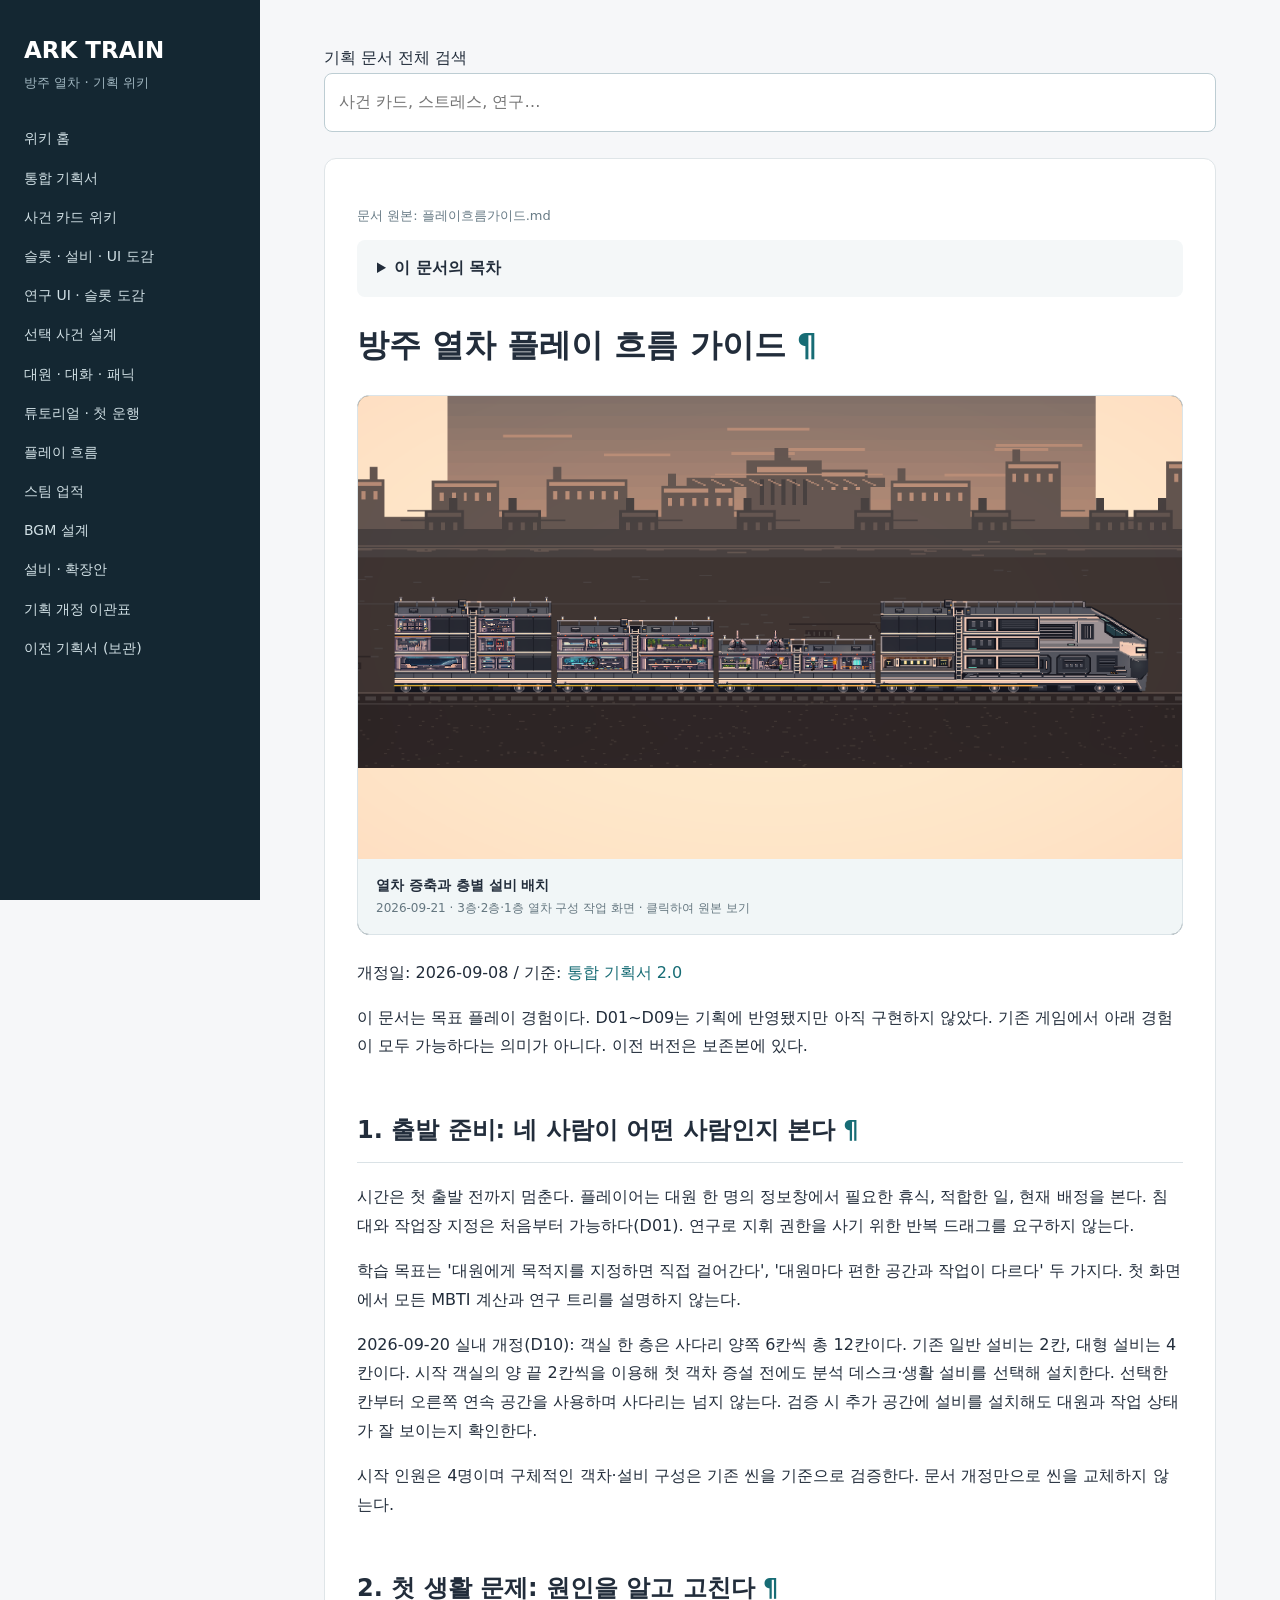
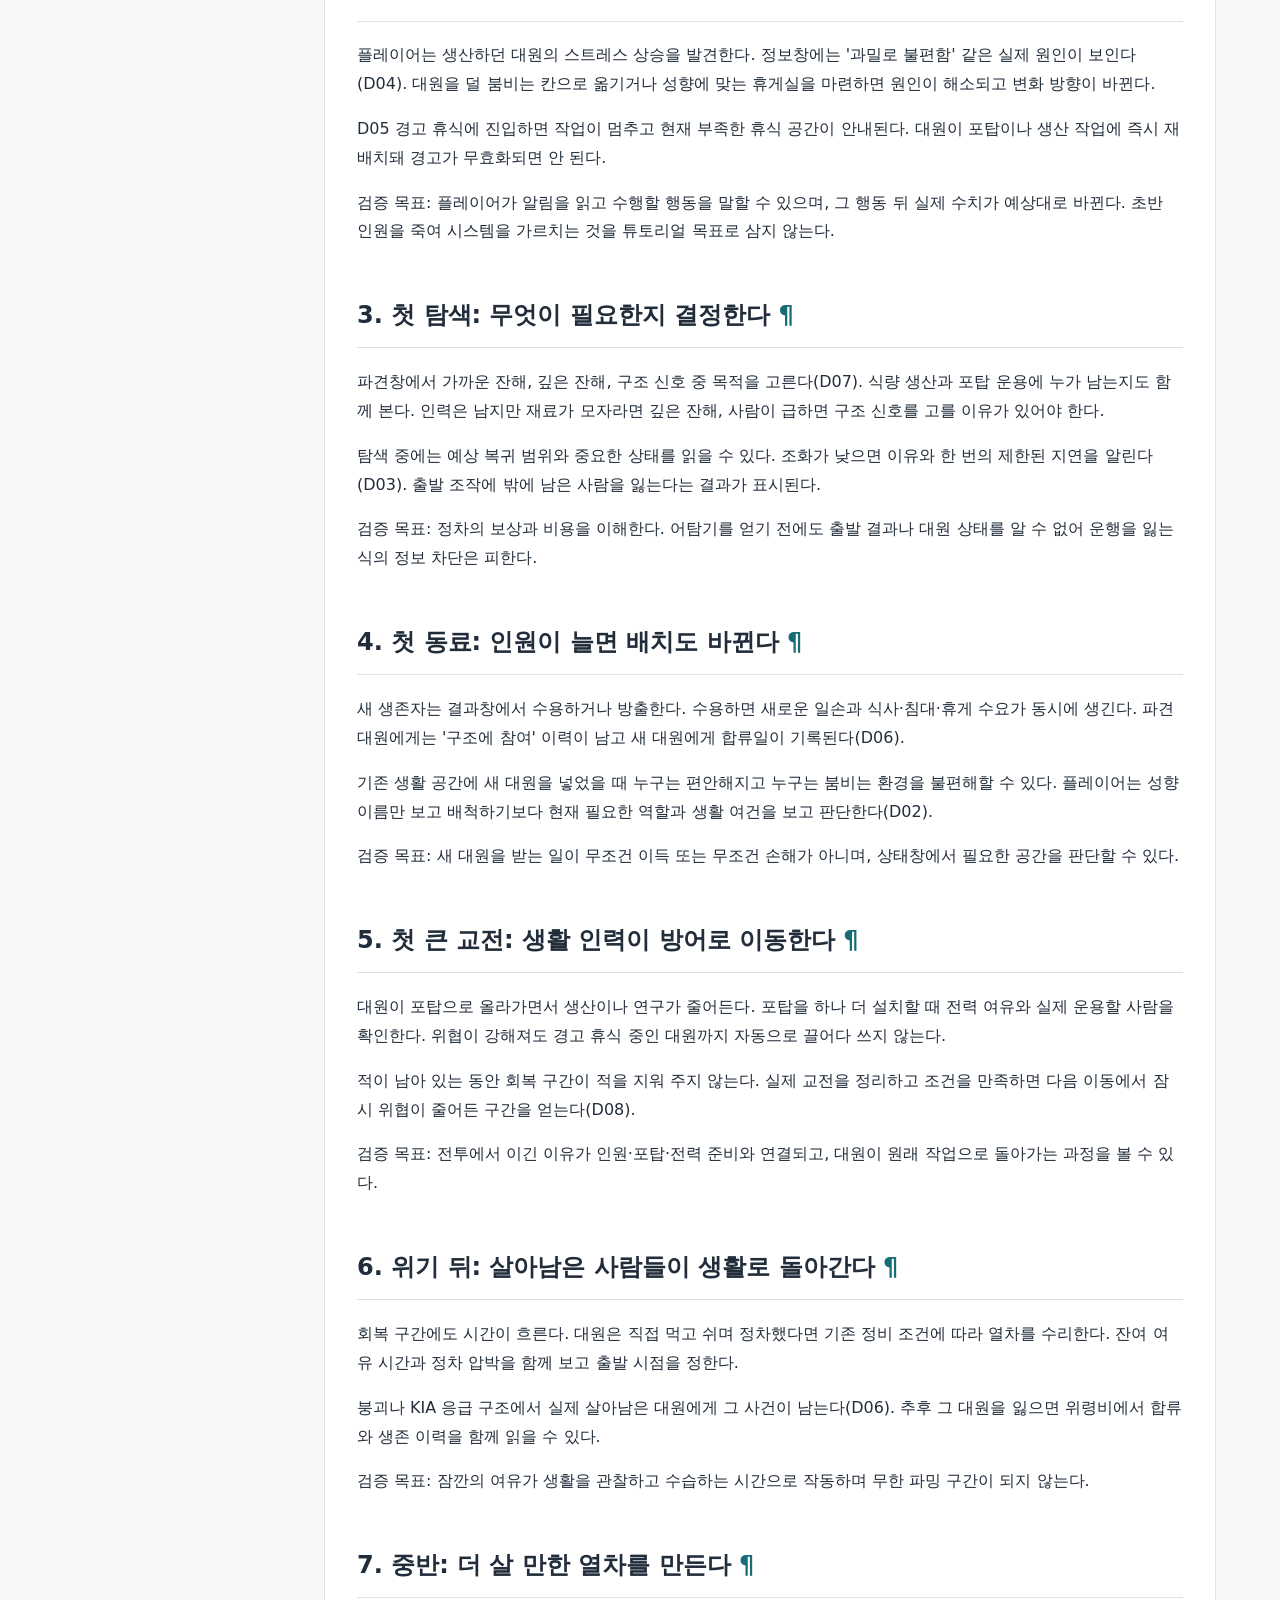
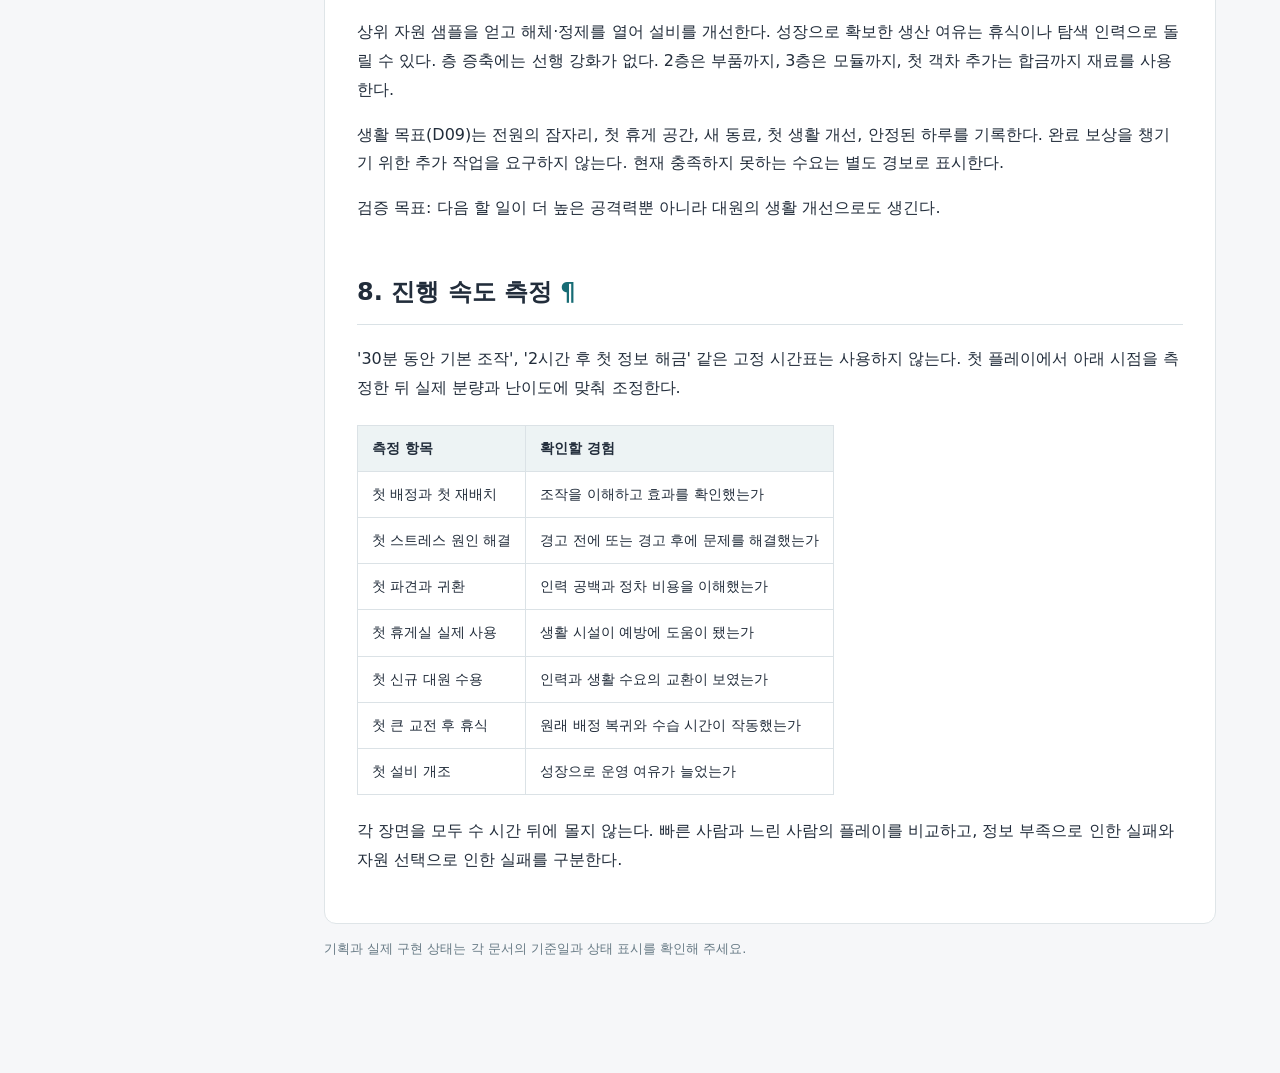
<file: flow.html>
<!doctype html><html lang="ko"><head><meta charset="utf-8"><meta name="viewport" content="width=device-width,initial-scale=1"><title>플레이 흐름 · 방주 열차 기획 위키</title><link rel="stylesheet" href="style.css"><script defer src="search.js"></script></head><body><aside><strong>ARK TRAIN</strong><small>방주 열차 · 기획 위키</small><nav aria-label="문서 메뉴"><a href="index.html">위키 홈</a><a href="design.html">통합 기획서</a><a href="events.html">사건 카드 위키</a><a href="slots.html">슬롯 · 설비 · UI 도감</a><a href="research-atlas.html">연구 UI · 슬롯 도감</a><a href="choices.html">선택 사건 설계</a><a href="crew.html">대원 · 대화 · 패닉</a><a href="tutorial.html">튜토리얼 · 첫 운행</a><a href="flow.html">플레이 흐름</a><a href="achievements.html">스팀 업적</a><a href="music.html">BGM 설계</a><a href="facilities.html">설비 · 확장안</a><a href="migration.html">기획 개정 이관표</a><a href="archive.html">이전 기획서 (보관)</a></nav></aside><main><label for="search">기획 문서 전체 검색</label><input id="search" type="search" placeholder="사건 카드, 스트레스, 연구…" autocomplete="off"><div id="results" aria-live="polite"></div><article><p class="meta">문서 원본: 플레이흐름가이드.md</p><details><summary>이 문서의 목차</summary><div class="toc">
<ul>
<li><a href="#_1">방주 열차 플레이 흐름 가이드</a><ul>
<li><a href="#1">1. 출발 준비: 네 사람이 어떤 사람인지 본다</a></li>
<li><a href="#2">2. 첫 생활 문제: 원인을 알고 고친다</a></li>
<li><a href="#3">3. 첫 탐색: 무엇이 필요한지 결정한다</a></li>
<li><a href="#4">4. 첫 동료: 인원이 늘면 배치도 바뀐다</a></li>
<li><a href="#5">5. 첫 큰 교전: 생활 인력이 방어로 이동한다</a></li>
<li><a href="#6">6. 위기 뒤: 살아남은 사람들이 생활로 돌아간다</a></li>
<li><a href="#7">7. 중반: 더 살 만한 열차를 만든다</a></li>
<li><a href="#8">8. 진행 속도 측정</a></li>
</ul>
</li>
</ul>
</div>
</details><h1 id="_1">방주 열차 플레이 흐름 가이드<a class="headerlink" href="#_1" title="Permanent link"> ¶</a></h1><figure><a href="images/train.png" target="_blank" rel="noopener" aria-label="열차 증축과 층별 설비 배치 원본 보기"><img src="images/train.png" width="2404" height="1352" loading="eager" decoding="async" alt="열차 증축과 층별 설비 배치"></a><figcaption><strong>열차 증축과 층별 설비 배치</strong><span>2026-09-21 · 3층·2층·1층 열차 구성 작업 화면 · 클릭하여 원본 보기</span></figcaption></figure>
<p>개정일: 2026-09-08 / 기준: <a href="design.html">통합 기획서 2.0</a></p>
<p>이 문서는 목표 플레이 경험이다. D01~D09는 기획에 반영됐지만 아직 구현하지 않았다. 기존 게임에서 아래 경험이 모두 가능하다는 의미가 아니다. 이전 버전은 보존본에 있다.</p>
<h2 id="1">1. 출발 준비: 네 사람이 어떤 사람인지 본다<a class="headerlink" href="#1" title="Permanent link"> ¶</a></h2>
<p>시간은 첫 출발 전까지 멈춘다. 플레이어는 대원 한 명의 정보창에서 필요한 휴식, 적합한 일, 현재 배정을 본다. 침대와 작업장 지정은 처음부터 가능하다(D01). 연구로 지휘 권한을 사기 위한 반복 드래그를 요구하지 않는다.</p>
<p>학습 목표는 '대원에게 목적지를 지정하면 직접 걸어간다', '대원마다 편한 공간과 작업이 다르다' 두 가지다. 첫 화면에서 모든 MBTI 계산과 연구 트리를 설명하지 않는다.</p>
<p>2026-09-20 실내 개정(D10): 객실 한 층은 사다리 양쪽 6칸씩 총 12칸이다. 기존 일반 설비는 2칸, 대형 설비는 4칸이다. 시작 객실의 양 끝 2칸씩을 이용해 첫 객차 증설 전에도 분석 데스크·생활 설비를 선택해 설치한다. 선택한 칸부터 오른쪽 연속 공간을 사용하며 사다리는 넘지 않는다. 검증 시 추가 공간에 설비를 설치해도 대원과 작업 상태가 잘 보이는지 확인한다.</p>
<p>시작 인원은 4명이며 구체적인 객차·설비 구성은 기존 씬을 기준으로 검증한다. 문서 개정만으로 씬을 교체하지 않는다.</p>
<h2 id="2">2. 첫 생활 문제: 원인을 알고 고친다<a class="headerlink" href="#2" title="Permanent link"> ¶</a></h2>
<p>플레이어는 생산하던 대원의 스트레스 상승을 발견한다. 정보창에는 '과밀로 불편함' 같은 실제 원인이 보인다(D04). 대원을 덜 붐비는 칸으로 옮기거나 성향에 맞는 휴게실을 마련하면 원인이 해소되고 변화 방향이 바뀐다.</p>
<p>D05 경고 휴식에 진입하면 작업이 멈추고 현재 부족한 휴식 공간이 안내된다. 대원이 포탑이나 생산 작업에 즉시 재배치돼 경고가 무효화되면 안 된다.</p>
<p>검증 목표: 플레이어가 알림을 읽고 수행할 행동을 말할 수 있으며, 그 행동 뒤 실제 수치가 예상대로 바뀐다. 초반 인원을 죽여 시스템을 가르치는 것을 튜토리얼 목표로 삼지 않는다.</p>
<h2 id="3">3. 첫 탐색: 무엇이 필요한지 결정한다<a class="headerlink" href="#3" title="Permanent link"> ¶</a></h2>
<p>파견창에서 가까운 잔해, 깊은 잔해, 구조 신호 중 목적을 고른다(D07). 식량 생산과 포탑 운용에 누가 남는지도 함께 본다. 인력은 남지만 재료가 모자라면 깊은 잔해, 사람이 급하면 구조 신호를 고를 이유가 있어야 한다.</p>
<p>탐색 중에는 예상 복귀 범위와 중요한 상태를 읽을 수 있다. 조화가 낮으면 이유와 한 번의 제한된 지연을 알린다(D03). 출발 조작에 밖에 남은 사람을 잃는다는 결과가 표시된다.</p>
<p>검증 목표: 정차의 보상과 비용을 이해한다. 어탐기를 얻기 전에도 출발 결과나 대원 상태를 알 수 없어 운행을 잃는 식의 정보 차단은 피한다.</p>
<h2 id="4">4. 첫 동료: 인원이 늘면 배치도 바뀐다<a class="headerlink" href="#4" title="Permanent link"> ¶</a></h2>
<p>새 생존자는 결과창에서 수용하거나 방출한다. 수용하면 새로운 일손과 식사·침대·휴게 수요가 동시에 생긴다. 파견 대원에게는 '구조에 참여' 이력이 남고 새 대원에게 합류일이 기록된다(D06).</p>
<p>기존 생활 공간에 새 대원을 넣었을 때 누구는 편안해지고 누구는 붐비는 환경을 불편해할 수 있다. 플레이어는 성향 이름만 보고 배척하기보다 현재 필요한 역할과 생활 여건을 보고 판단한다(D02).</p>
<p>검증 목표: 새 대원을 받는 일이 무조건 이득 또는 무조건 손해가 아니며, 상태창에서 필요한 공간을 판단할 수 있다.</p>
<h2 id="5">5. 첫 큰 교전: 생활 인력이 방어로 이동한다<a class="headerlink" href="#5" title="Permanent link"> ¶</a></h2>
<p>대원이 포탑으로 올라가면서 생산이나 연구가 줄어든다. 포탑을 하나 더 설치할 때 전력 여유와 실제 운용할 사람을 확인한다. 위협이 강해져도 경고 휴식 중인 대원까지 자동으로 끌어다 쓰지 않는다.</p>
<p>적이 남아 있는 동안 회복 구간이 적을 지워 주지 않는다. 실제 교전을 정리하고 조건을 만족하면 다음 이동에서 잠시 위협이 줄어든 구간을 얻는다(D08).</p>
<p>검증 목표: 전투에서 이긴 이유가 인원·포탑·전력 준비와 연결되고, 대원이 원래 작업으로 돌아가는 과정을 볼 수 있다.</p>
<h2 id="6">6. 위기 뒤: 살아남은 사람들이 생활로 돌아간다<a class="headerlink" href="#6" title="Permanent link"> ¶</a></h2>
<p>회복 구간에도 시간이 흐른다. 대원은 직접 먹고 쉬며 정차했다면 기존 정비 조건에 따라 열차를 수리한다. 잔여 여유 시간과 정차 압박을 함께 보고 출발 시점을 정한다.</p>
<p>붕괴나 KIA 응급 구조에서 실제 살아남은 대원에게 그 사건이 남는다(D06). 추후 그 대원을 잃으면 위령비에서 합류와 생존 이력을 함께 읽을 수 있다.</p>
<p>검증 목표: 잠깐의 여유가 생활을 관찰하고 수습하는 시간으로 작동하며 무한 파밍 구간이 되지 않는다.</p>
<h2 id="7">7. 중반: 더 살 만한 열차를 만든다<a class="headerlink" href="#7" title="Permanent link"> ¶</a></h2>
<p>상위 자원 샘플을 얻고 해체·정제를 열어 설비를 개선한다. 성장으로 확보한 생산 여유는 휴식이나 탐색 인력으로 돌릴 수 있다. 층 증축에는 선행 강화가 없다. 2층은 부품까지, 3층은 모듈까지, 첫 객차 추가는 합금까지 재료를 사용한다.</p>
<p>생활 목표(D09)는 전원의 잠자리, 첫 휴게 공간, 새 동료, 첫 생활 개선, 안정된 하루를 기록한다. 완료 보상을 챙기기 위한 추가 작업을 요구하지 않는다. 현재 충족하지 못하는 수요는 별도 경보로 표시한다.</p>
<p>검증 목표: 다음 할 일이 더 높은 공격력뿐 아니라 대원의 생활 개선으로도 생긴다.</p>
<h2 id="8">8. 진행 속도 측정<a class="headerlink" href="#8" title="Permanent link"> ¶</a></h2>
<p>'30분 동안 기본 조작', '2시간 후 첫 정보 해금' 같은 고정 시간표는 사용하지 않는다. 첫 플레이에서 아래 시점을 측정한 뒤 실제 분량과 난이도에 맞춰 조정한다.</p>
<table>
<thead>
<tr>
<th>측정 항목</th>
<th>확인할 경험</th>
</tr>
</thead>
<tbody>
<tr>
<td>첫 배정과 첫 재배치</td>
<td>조작을 이해하고 효과를 확인했는가</td>
</tr>
<tr>
<td>첫 스트레스 원인 해결</td>
<td>경고 전에 또는 경고 후에 문제를 해결했는가</td>
</tr>
<tr>
<td>첫 파견과 귀환</td>
<td>인력 공백과 정차 비용을 이해했는가</td>
</tr>
<tr>
<td>첫 휴게실 실제 사용</td>
<td>생활 시설이 예방에 도움이 됐는가</td>
</tr>
<tr>
<td>첫 신규 대원 수용</td>
<td>인력과 생활 수요의 교환이 보였는가</td>
</tr>
<tr>
<td>첫 큰 교전 후 휴식</td>
<td>원래 배정 복귀와 수습 시간이 작동했는가</td>
</tr>
<tr>
<td>첫 설비 개조</td>
<td>성장으로 운영 여유가 늘었는가</td>
</tr>
</tbody>
</table>
<p>각 장면을 모두 수 시간 뒤에 몰지 않는다. 빠른 사람과 느린 사람의 플레이를 비교하고, 정보 부족으로 인한 실패와 자원 선택으로 인한 실패를 구분한다.</p></article><p class="meta">기획과 실제 구현 상태는 각 문서의 기준일과 상태 표시를 확인해 주세요.</p></main></body></html>
</file>
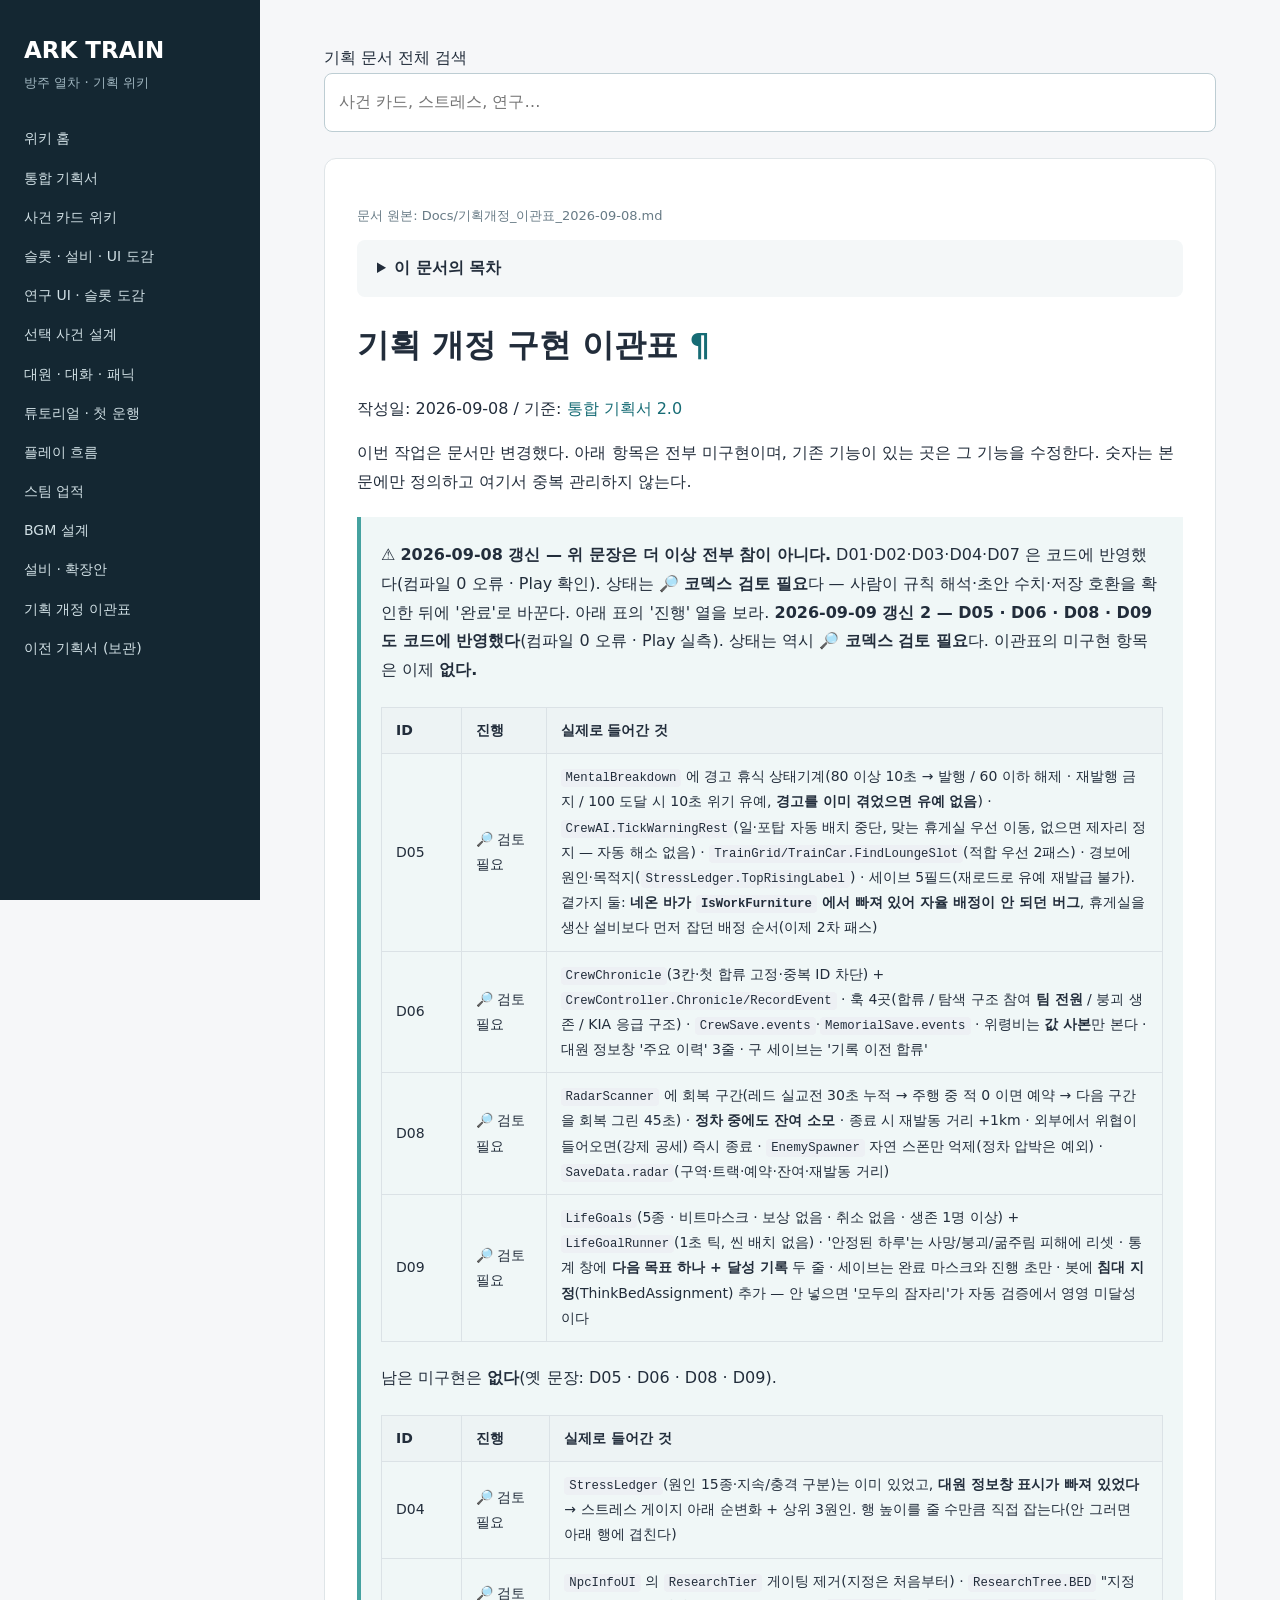
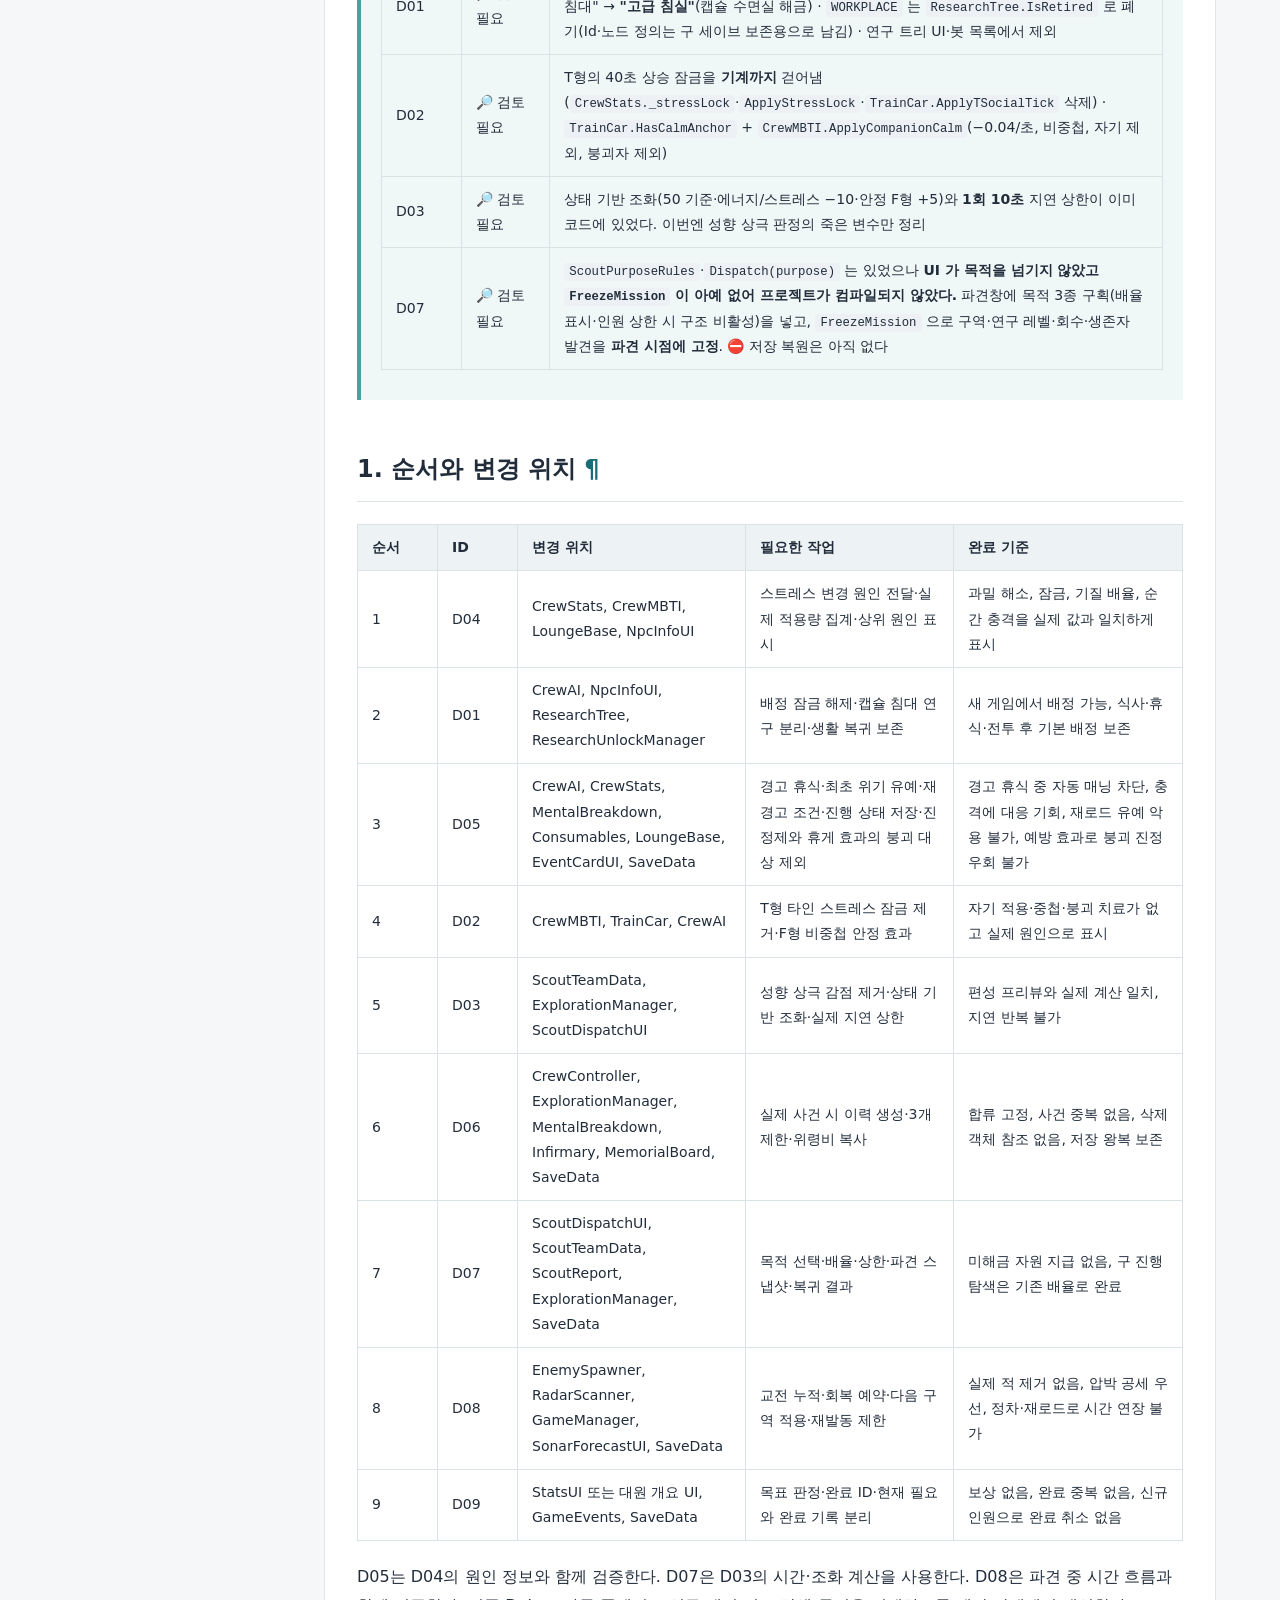
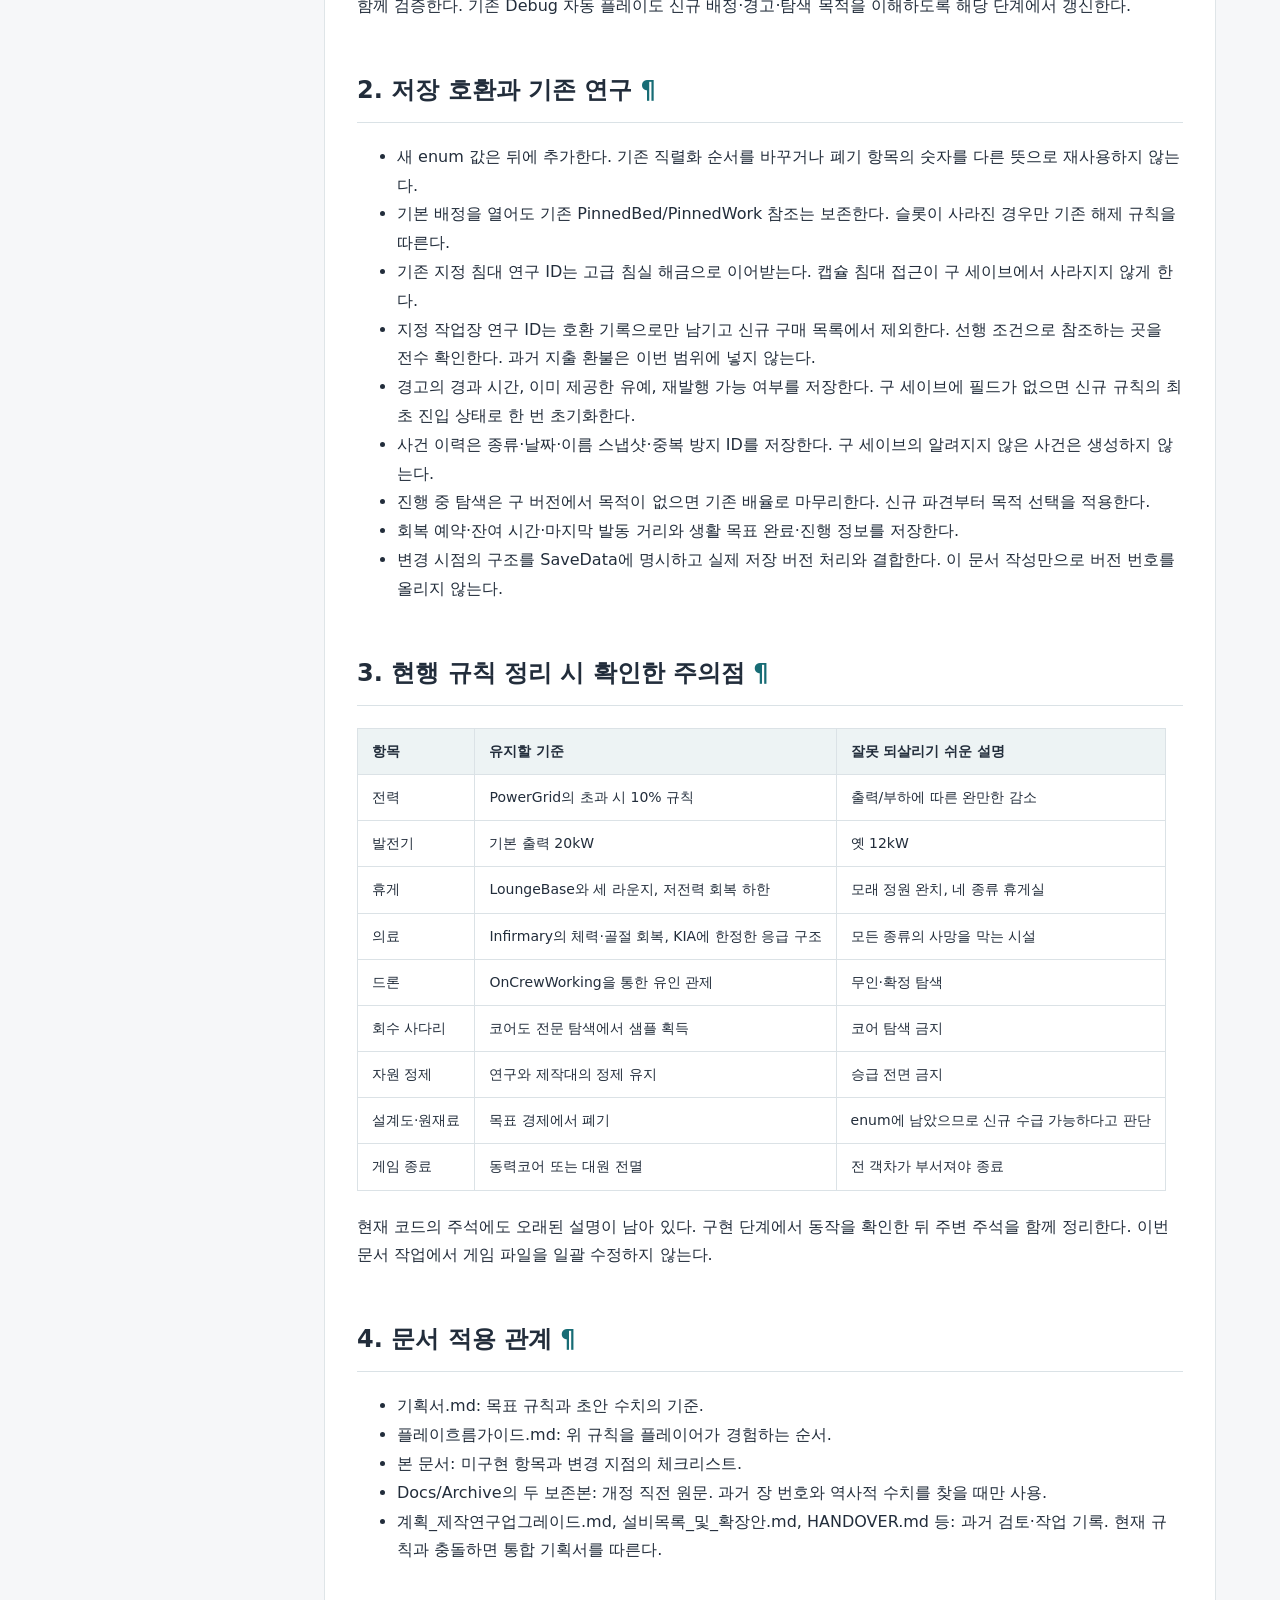
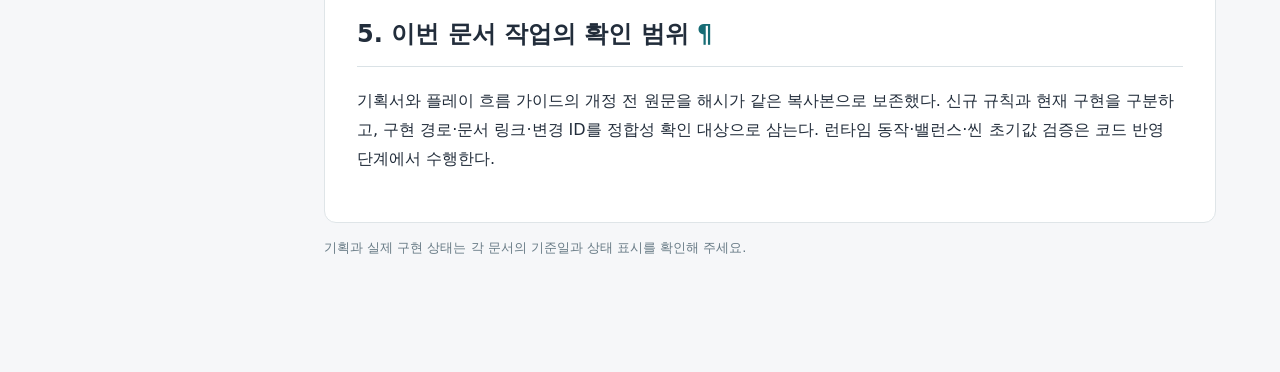
<file: migration.html>
<!doctype html><html lang="ko"><head><meta charset="utf-8"><meta name="viewport" content="width=device-width,initial-scale=1"><title>기획 개정 이관표 · 방주 열차 기획 위키</title><link rel="stylesheet" href="style.css"><script defer src="search.js"></script></head><body><aside><strong>ARK TRAIN</strong><small>방주 열차 · 기획 위키</small><nav aria-label="문서 메뉴"><a href="index.html">위키 홈</a><a href="design.html">통합 기획서</a><a href="events.html">사건 카드 위키</a><a href="slots.html">슬롯 · 설비 · UI 도감</a><a href="research-atlas.html">연구 UI · 슬롯 도감</a><a href="choices.html">선택 사건 설계</a><a href="crew.html">대원 · 대화 · 패닉</a><a href="tutorial.html">튜토리얼 · 첫 운행</a><a href="flow.html">플레이 흐름</a><a href="achievements.html">스팀 업적</a><a href="music.html">BGM 설계</a><a href="facilities.html">설비 · 확장안</a><a href="migration.html">기획 개정 이관표</a><a href="archive.html">이전 기획서 (보관)</a></nav></aside><main><label for="search">기획 문서 전체 검색</label><input id="search" type="search" placeholder="사건 카드, 스트레스, 연구…" autocomplete="off"><div id="results" aria-live="polite"></div><article><p class="meta">문서 원본: Docs/기획개정_이관표_2026-09-08.md</p><details><summary>이 문서의 목차</summary><div class="toc">
<ul>
<li><a href="#_1">기획 개정 구현 이관표</a><ul>
<li><a href="#1">1. 순서와 변경 위치</a></li>
<li><a href="#2">2. 저장 호환과 기존 연구</a></li>
<li><a href="#3">3. 현행 규칙 정리 시 확인한 주의점</a></li>
<li><a href="#4">4. 문서 적용 관계</a></li>
<li><a href="#5">5. 이번 문서 작업의 확인 범위</a></li>
</ul>
</li>
</ul>
</div>
</details><h1 id="_1">기획 개정 구현 이관표<a class="headerlink" href="#_1" title="Permanent link"> ¶</a></h1>
<p>작성일: 2026-09-08 / 기준: <a href="design.html">통합 기획서 2.0</a></p>
<p>이번 작업은 문서만 변경했다. 아래 항목은 전부 미구현이며, 기존 기능이 있는 곳은 그 기능을 수정한다. 숫자는 본문에만 정의하고 여기서 중복 관리하지 않는다.</p>
<blockquote>
<p>⚠️ <strong>2026-09-08 갱신 — 위 문장은 더 이상 전부 참이 아니다.</strong>
D01·D02·D03·D04·D07 은 코드에 반영했다(컴파일 0 오류 · Play 확인). 상태는 <strong>🔎 코덱스 검토 필요</strong>다 —
사람이 규칙 해석·초안 수치·저장 호환을 확인한 뒤에 '완료'로 바꾼다. 아래 표의 '진행' 열을 보라.
<strong>2026-09-09 갱신 2 — D05 · D06 · D08 · D09 도 코드에 반영했다</strong>(컴파일 0 오류 · Play 실측).
상태는 역시 <strong>🔎 코덱스 검토 필요</strong>다. 이관표의 미구현 항목은 이제 <strong>없다.</strong></p>
<table>
<thead>
<tr>
<th>ID</th>
<th>진행</th>
<th>실제로 들어간 것</th>
</tr>
</thead>
<tbody>
<tr>
<td>D05</td>
<td>🔎 검토 필요</td>
<td><code>MentalBreakdown</code> 에 경고 휴식 상태기계(80 이상 10초 → 발행 / 60 이하 해제 · 재발행 금지 / 100 도달 시 10초 위기 유예, <strong>경고를 이미 겪었으면 유예 없음</strong>) · <code>CrewAI.TickWarningRest</code>(일·포탑 자동 배치 중단, 맞는 휴게실 우선 이동, 없으면 제자리 정지 — 자동 해소 없음) · <code>TrainGrid/TrainCar.FindLoungeSlot</code>(적합 우선 2패스) · 경보에 원인·목적지(<code>StressLedger.TopRisingLabel</code>) · 세이브 5필드(재로드로 유예 재발급 불가). 곁가지 둘: <strong>네온 바가 <code>IsWorkFurniture</code> 에서 빠져 있어 자율 배정이 안 되던 버그</strong>, 휴게실을 생산 설비보다 먼저 잡던 배정 순서(이제 2차 패스)</td>
</tr>
<tr>
<td>D06</td>
<td>🔎 검토 필요</td>
<td><code>CrewChronicle</code>(3칸·첫 합류 고정·중복 ID 차단) + <code>CrewController.Chronicle/RecordEvent</code> · 훅 4곳(합류 / 탐색 구조 참여 <strong>팀 전원</strong> / 붕괴 생존 / KIA 응급 구조) · <code>CrewSave.events</code>·<code>MemorialSave.events</code> · 위령비는 <strong>값 사본</strong>만 본다 · 대원 정보창 '주요 이력' 3줄 · 구 세이브는 '기록 이전 합류'</td>
</tr>
<tr>
<td>D08</td>
<td>🔎 검토 필요</td>
<td><code>RadarScanner</code> 에 회복 구간(레드 실교전 30초 누적 → 주행 중 적 0 이면 예약 → 다음 구간을 회복 그린 45초) · <strong>정차 중에도 잔여 소모</strong> · 종료 시 재발동 거리 +1km · 외부에서 위협이 들어오면(강제 공세) 즉시 종료 · <code>EnemySpawner</code> 자연 스폰만 억제(정차 압박은 예외) · <code>SaveData.radar</code>(구역·트랙·예약·잔여·재발동 거리)</td>
</tr>
<tr>
<td>D09</td>
<td>🔎 검토 필요</td>
<td><code>LifeGoals</code>(5종 · 비트마스크 · 보상 없음 · 취소 없음 · 생존 1명 이상) + <code>LifeGoalRunner</code>(1초 틱, 씬 배치 없음) · '안정된 하루'는 사망/붕괴/굶주림 피해에 리셋 · 통계 창에 <strong>다음 목표 하나 + 달성 기록</strong> 두 줄 · 세이브는 완료 마스크와 진행 초만 · 봇에 <strong>침대 지정</strong>(ThinkBedAssignment) 추가 — 안 넣으면 '모두의 잠자리'가 자동 검증에서 영영 미달성이다</td>
</tr>
</tbody>
</table>
<p>남은 미구현은 <strong>없다</strong>(옛 문장: D05 · D06 · D08 · D09).</p>
<table>
<thead>
<tr>
<th>ID</th>
<th>진행</th>
<th>실제로 들어간 것</th>
</tr>
</thead>
<tbody>
<tr>
<td>D04</td>
<td>🔎 검토 필요</td>
<td><code>StressLedger</code>(원인 15종·지속/충격 구분)는 이미 있었고, <strong>대원 정보창 표시가 빠져 있었다</strong> → 스트레스 게이지 아래 순변화 + 상위 3원인. 행 높이를 줄 수만큼 직접 잡는다(안 그러면 아래 행에 겹친다)</td>
</tr>
<tr>
<td>D01</td>
<td>🔎 검토 필요</td>
<td><code>NpcInfoUI</code> 의 <code>ResearchTier</code> 게이팅 제거(지정은 처음부터) · <code>ResearchTree.BED</code> "지정 침대" → <strong>"고급 침실"</strong>(캡슐 수면실 해금) · <code>WORKPLACE</code> 는 <code>ResearchTree.IsRetired</code> 로 폐기(Id·노드 정의는 구 세이브 보존용으로 남김) · 연구 트리 UI·봇 목록에서 제외</td>
</tr>
<tr>
<td>D02</td>
<td>🔎 검토 필요</td>
<td>T형의 40초 상승 잠금을 <strong>기계까지</strong> 걷어냄(<code>CrewStats._stressLock</code>·<code>ApplyStressLock</code>·<code>TrainCar.ApplyTSocialTick</code> 삭제) · <code>TrainCar.HasCalmAnchor</code> + <code>CrewMBTI.ApplyCompanionCalm</code>(−0.04/초, 비중첩, 자기 제외, 붕괴자 제외)</td>
</tr>
<tr>
<td>D03</td>
<td>🔎 검토 필요</td>
<td>상태 기반 조화(50 기준·에너지/스트레스 −10·안정 F형 +5)와 <strong>1회 10초</strong> 지연 상한이 이미 코드에 있었다. 이번엔 성향 상극 판정의 죽은 변수만 정리</td>
</tr>
<tr>
<td>D07</td>
<td>🔎 검토 필요</td>
<td><code>ScoutPurposeRules</code>·<code>Dispatch(purpose)</code> 는 있었으나 <strong>UI 가 목적을 넘기지 않았고 <code>FreezeMission</code> 이 아예 없어 프로젝트가 컴파일되지 않았다.</strong> 파견창에 목적 3종 구획(배율 표시·인원 상한 시 구조 비활성)을 넣고, <code>FreezeMission</code> 으로 구역·연구 레벨·회수·생존자 발견을 <strong>파견 시점에 고정</strong>. ⛔ 저장 복원은 아직 없다</td>
</tr>
</tbody>
</table>
</blockquote>
<h2 id="1">1. 순서와 변경 위치<a class="headerlink" href="#1" title="Permanent link"> ¶</a></h2>
<table>
<thead>
<tr>
<th>순서</th>
<th>ID</th>
<th>변경 위치</th>
<th>필요한 작업</th>
<th>완료 기준</th>
</tr>
</thead>
<tbody>
<tr>
<td>1</td>
<td>D04</td>
<td>CrewStats, CrewMBTI, LoungeBase, NpcInfoUI</td>
<td>스트레스 변경 원인 전달·실제 적용량 집계·상위 원인 표시</td>
<td>과밀 해소, 잠금, 기질 배율, 순간 충격을 실제 값과 일치하게 표시</td>
</tr>
<tr>
<td>2</td>
<td>D01</td>
<td>CrewAI, NpcInfoUI, ResearchTree, ResearchUnlockManager</td>
<td>배정 잠금 해제·캡슐 침대 연구 분리·생활 복귀 보존</td>
<td>새 게임에서 배정 가능, 식사·휴식·전투 후 기본 배정 보존</td>
</tr>
<tr>
<td>3</td>
<td>D05</td>
<td>CrewAI, CrewStats, MentalBreakdown, Consumables, LoungeBase, EventCardUI, SaveData</td>
<td>경고 휴식·최초 위기 유예·재경고 조건·진행 상태 저장·진정제와 휴게 효과의 붕괴 대상 제외</td>
<td>경고 휴식 중 자동 매닝 차단, 충격에 대응 기회, 재로드 유예 악용 불가, 예방 효과로 붕괴 진정 우회 불가</td>
</tr>
<tr>
<td>4</td>
<td>D02</td>
<td>CrewMBTI, TrainCar, CrewAI</td>
<td>T형 타인 스트레스 잠금 제거·F형 비중첩 안정 효과</td>
<td>자기 적용·중첩·붕괴 치료가 없고 실제 원인으로 표시</td>
</tr>
<tr>
<td>5</td>
<td>D03</td>
<td>ScoutTeamData, ExplorationManager, ScoutDispatchUI</td>
<td>성향 상극 감점 제거·상태 기반 조화·실제 지연 상한</td>
<td>편성 프리뷰와 실제 계산 일치, 지연 반복 불가</td>
</tr>
<tr>
<td>6</td>
<td>D06</td>
<td>CrewController, ExplorationManager, MentalBreakdown, Infirmary, MemorialBoard, SaveData</td>
<td>실제 사건 시 이력 생성·3개 제한·위령비 복사</td>
<td>합류 고정, 사건 중복 없음, 삭제 객체 참조 없음, 저장 왕복 보존</td>
</tr>
<tr>
<td>7</td>
<td>D07</td>
<td>ScoutDispatchUI, ScoutTeamData, ScoutReport, ExplorationManager, SaveData</td>
<td>목적 선택·배율·상한·파견 스냅샷·복귀 결과</td>
<td>미해금 자원 지급 없음, 구 진행 탐색은 기존 배율로 완료</td>
</tr>
<tr>
<td>8</td>
<td>D08</td>
<td>EnemySpawner, RadarScanner, GameManager, SonarForecastUI, SaveData</td>
<td>교전 누적·회복 예약·다음 구역 적용·재발동 제한</td>
<td>실제 적 제거 없음, 압박 공세 우선, 정차·재로드로 시간 연장 불가</td>
</tr>
<tr>
<td>9</td>
<td>D09</td>
<td>StatsUI 또는 대원 개요 UI, GameEvents, SaveData</td>
<td>목표 판정·완료 ID·현재 필요와 완료 기록 분리</td>
<td>보상 없음, 완료 중복 없음, 신규 인원으로 완료 취소 없음</td>
</tr>
</tbody>
</table>
<p>D05는 D04의 원인 정보와 함께 검증한다. D07은 D03의 시간·조화 계산을 사용한다. D08은 파견 중 시간 흐름과 함께 검증한다. 기존 Debug 자동 플레이도 신규 배정·경고·탐색 목적을 이해하도록 해당 단계에서 갱신한다.</p>
<h2 id="2">2. 저장 호환과 기존 연구<a class="headerlink" href="#2" title="Permanent link"> ¶</a></h2>
<ul>
<li>새 enum 값은 뒤에 추가한다. 기존 직렬화 순서를 바꾸거나 폐기 항목의 숫자를 다른 뜻으로 재사용하지 않는다.</li>
<li>기본 배정을 열어도 기존 PinnedBed/PinnedWork 참조는 보존한다. 슬롯이 사라진 경우만 기존 해제 규칙을 따른다.</li>
<li>기존 지정 침대 연구 ID는 고급 침실 해금으로 이어받는다. 캡슐 침대 접근이 구 세이브에서 사라지지 않게 한다.</li>
<li>지정 작업장 연구 ID는 호환 기록으로만 남기고 신규 구매 목록에서 제외한다. 선행 조건으로 참조하는 곳을 전수 확인한다. 과거 지출 환불은 이번 범위에 넣지 않는다.</li>
<li>경고의 경과 시간, 이미 제공한 유예, 재발행 가능 여부를 저장한다. 구 세이브에 필드가 없으면 신규 규칙의 최초 진입 상태로 한 번 초기화한다.</li>
<li>사건 이력은 종류·날짜·이름 스냅샷·중복 방지 ID를 저장한다. 구 세이브의 알려지지 않은 사건은 생성하지 않는다.</li>
<li>진행 중 탐색은 구 버전에서 목적이 없으면 기존 배율로 마무리한다. 신규 파견부터 목적 선택을 적용한다.</li>
<li>회복 예약·잔여 시간·마지막 발동 거리와 생활 목표 완료·진행 정보를 저장한다.</li>
<li>변경 시점의 구조를 SaveData에 명시하고 실제 저장 버전 처리와 결합한다. 이 문서 작성만으로 버전 번호를 올리지 않는다.</li>
</ul>
<h2 id="3">3. 현행 규칙 정리 시 확인한 주의점<a class="headerlink" href="#3" title="Permanent link"> ¶</a></h2>
<table>
<thead>
<tr>
<th>항목</th>
<th>유지할 기준</th>
<th>잘못 되살리기 쉬운 설명</th>
</tr>
</thead>
<tbody>
<tr>
<td>전력</td>
<td>PowerGrid의 초과 시 10% 규칙</td>
<td>출력/부하에 따른 완만한 감소</td>
</tr>
<tr>
<td>발전기</td>
<td>기본 출력 20kW</td>
<td>옛 12kW</td>
</tr>
<tr>
<td>휴게</td>
<td>LoungeBase와 세 라운지, 저전력 회복 하한</td>
<td>모래 정원 완치, 네 종류 휴게실</td>
</tr>
<tr>
<td>의료</td>
<td>Infirmary의 체력·골절 회복, KIA에 한정한 응급 구조</td>
<td>모든 종류의 사망을 막는 시설</td>
</tr>
<tr>
<td>드론</td>
<td>OnCrewWorking을 통한 유인 관제</td>
<td>무인·확정 탐색</td>
</tr>
<tr>
<td>회수 사다리</td>
<td>코어도 전문 탐색에서 샘플 획득</td>
<td>코어 탐색 금지</td>
</tr>
<tr>
<td>자원 정제</td>
<td>연구와 제작대의 정제 유지</td>
<td>승급 전면 금지</td>
</tr>
<tr>
<td>설계도·원재료</td>
<td>목표 경제에서 폐기</td>
<td>enum에 남았으므로 신규 수급 가능하다고 판단</td>
</tr>
<tr>
<td>게임 종료</td>
<td>동력코어 또는 대원 전멸</td>
<td>전 객차가 부서져야 종료</td>
</tr>
</tbody>
</table>
<p>현재 코드의 주석에도 오래된 설명이 남아 있다. 구현 단계에서 동작을 확인한 뒤 주변 주석을 함께 정리한다. 이번 문서 작업에서 게임 파일을 일괄 수정하지 않는다.</p>
<h2 id="4">4. 문서 적용 관계<a class="headerlink" href="#4" title="Permanent link"> ¶</a></h2>
<ul>
<li>기획서.md: 목표 규칙과 초안 수치의 기준.</li>
<li>플레이흐름가이드.md: 위 규칙을 플레이어가 경험하는 순서.</li>
<li>본 문서: 미구현 항목과 변경 지점의 체크리스트.</li>
<li>Docs/Archive의 두 보존본: 개정 직전 원문. 과거 장 번호와 역사적 수치를 찾을 때만 사용.</li>
<li>계획_제작연구업그레이드.md, 설비목록_및_확장안.md, HANDOVER.md 등: 과거 검토·작업 기록. 현재 규칙과 충돌하면 통합 기획서를 따른다.</li>
</ul>
<h2 id="5">5. 이번 문서 작업의 확인 범위<a class="headerlink" href="#5" title="Permanent link"> ¶</a></h2>
<p>기획서와 플레이 흐름 가이드의 개정 전 원문을 해시가 같은 복사본으로 보존했다. 신규 규칙과 현재 구현을 구분하고, 구현 경로·문서 링크·변경 ID를 정합성 확인 대상으로 삼는다. 런타임 동작·밸런스·씬 초기값 검증은 코드 반영 단계에서 수행한다.</p></article><p class="meta">기획과 실제 구현 상태는 각 문서의 기준일과 상태 표시를 확인해 주세요.</p></main></body></html>
</file>
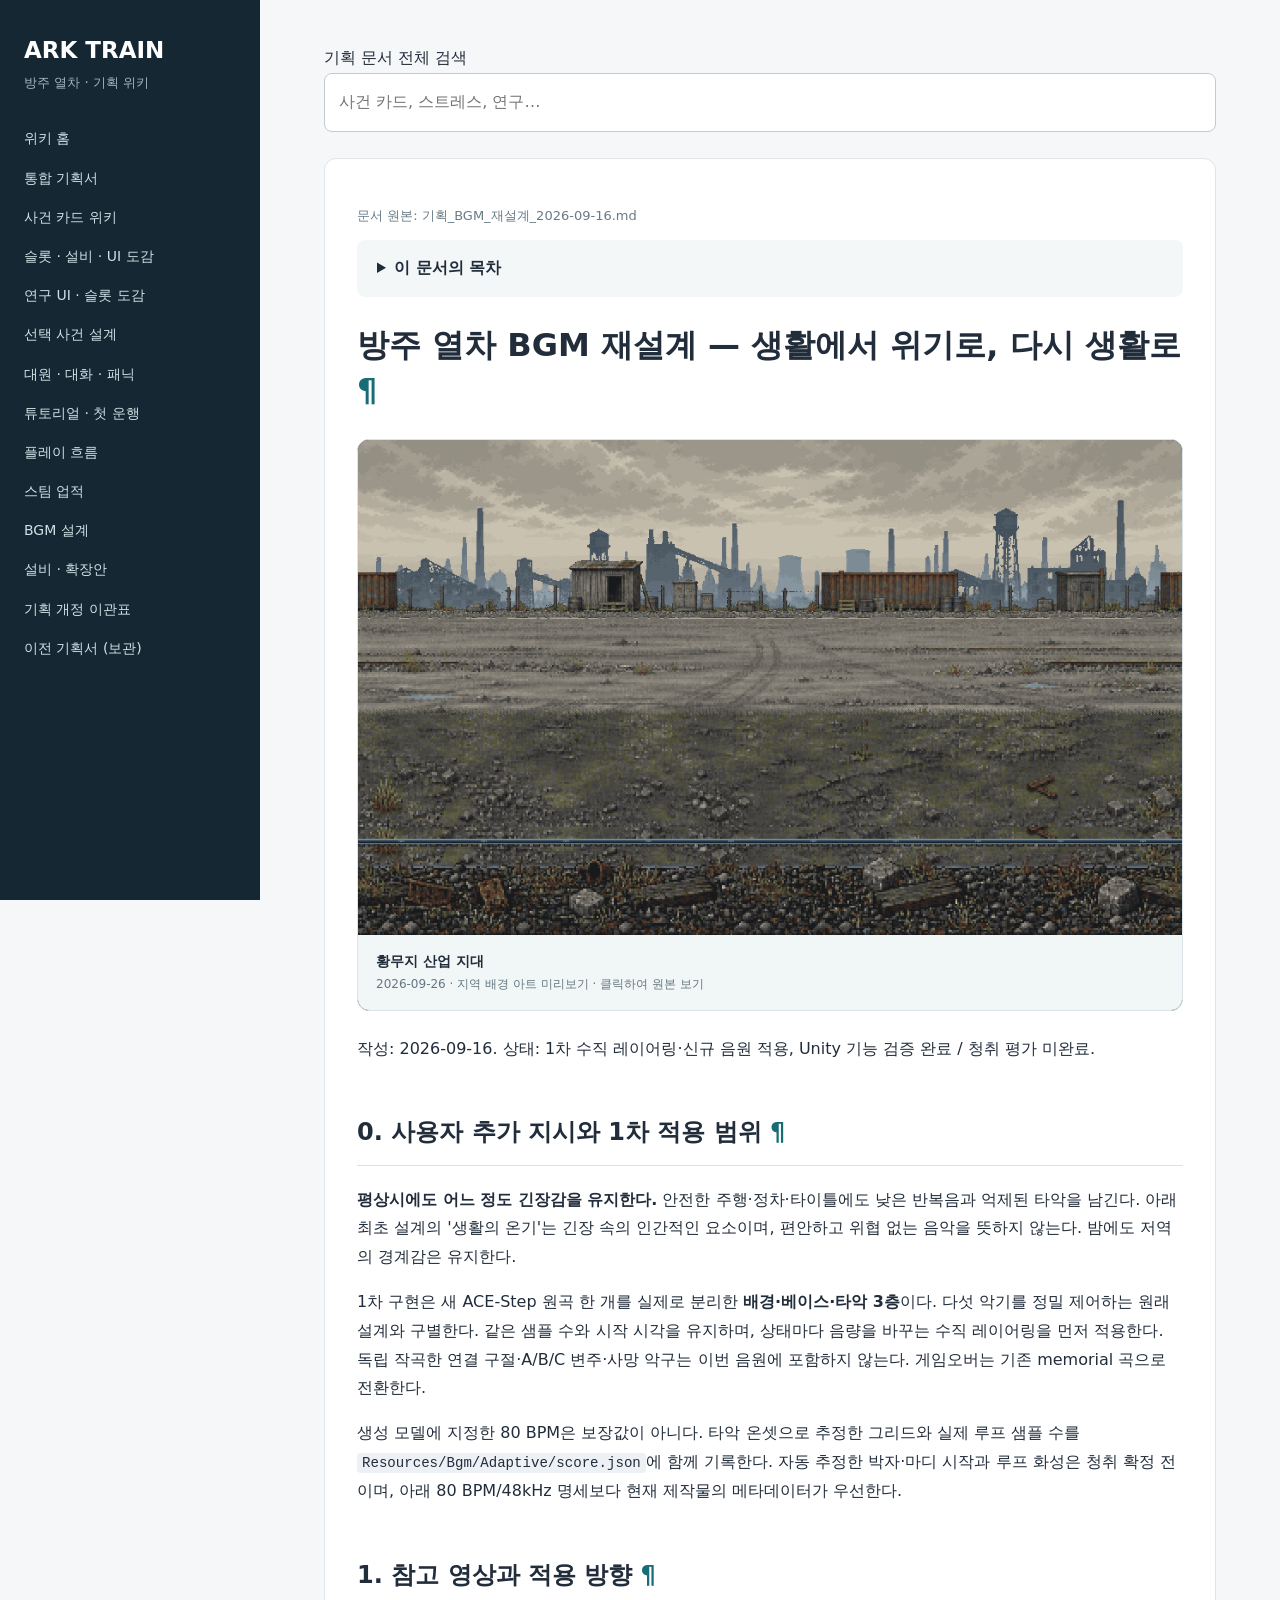
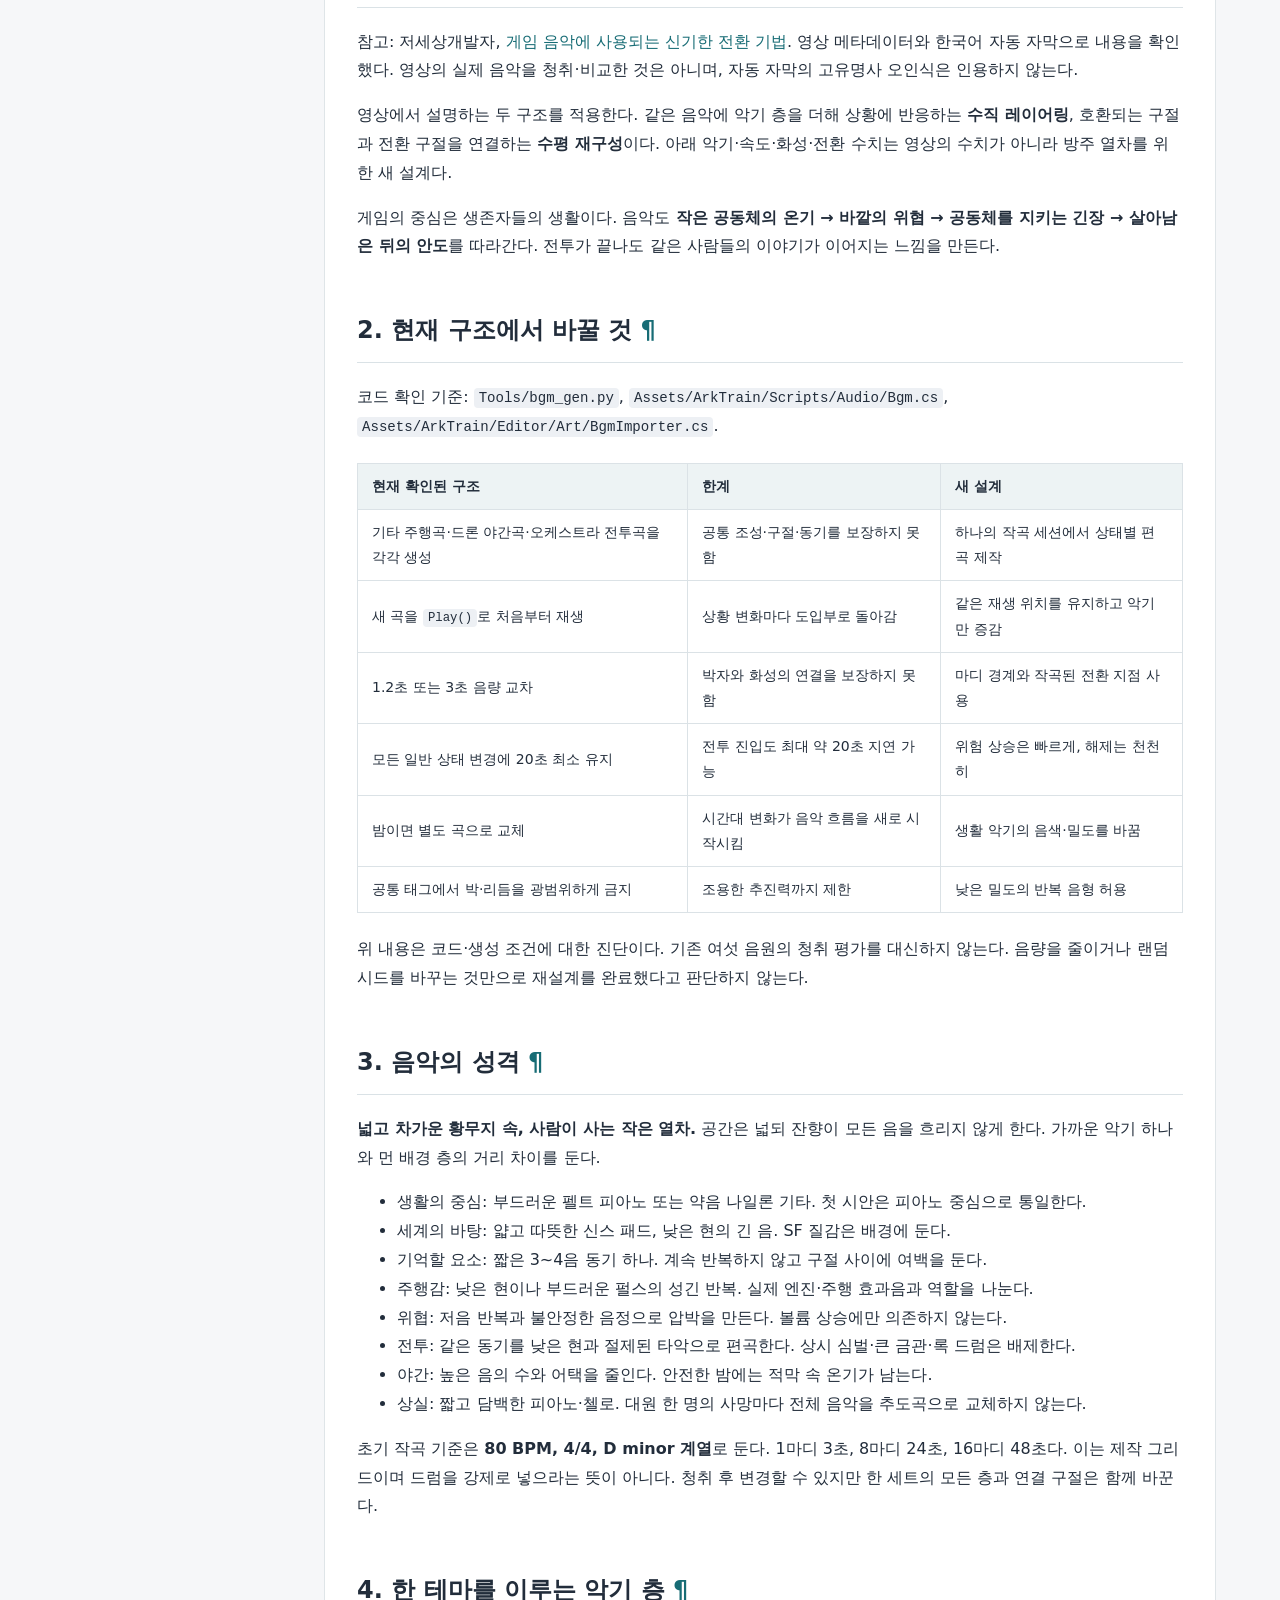
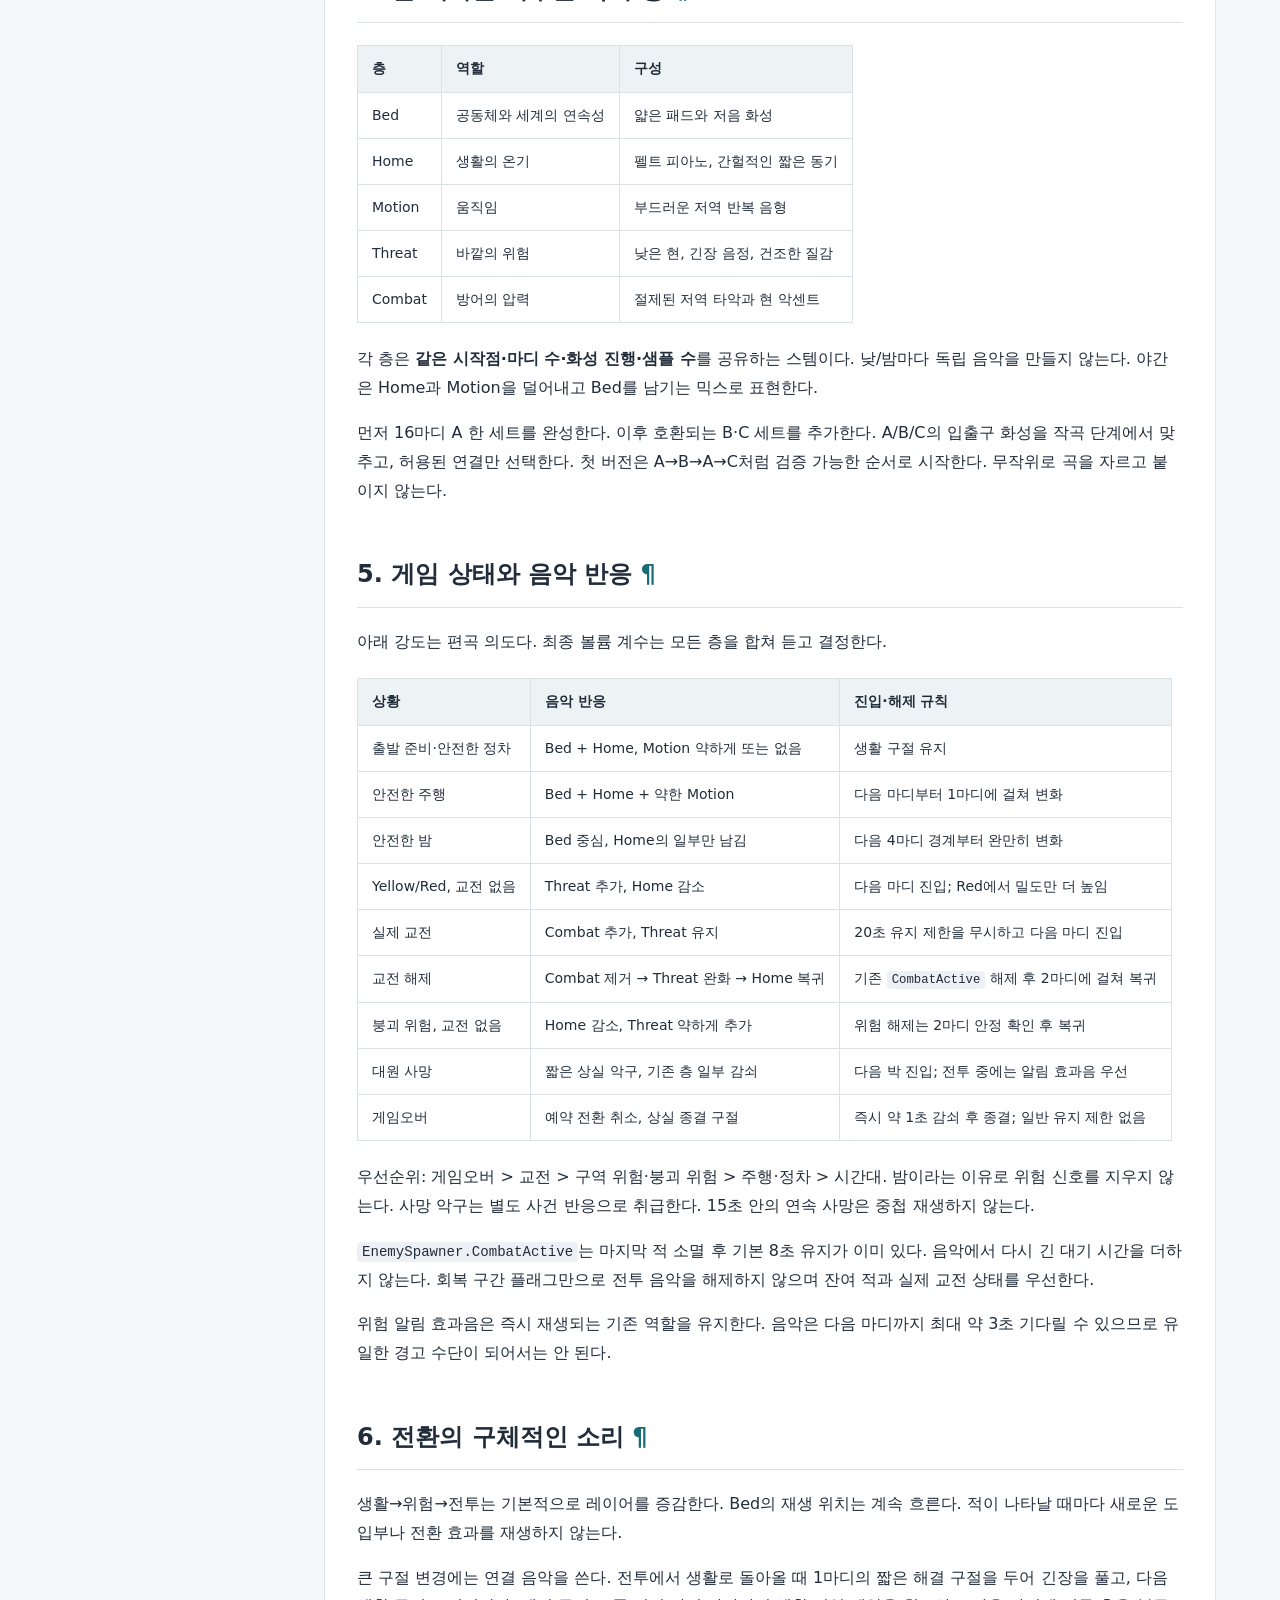
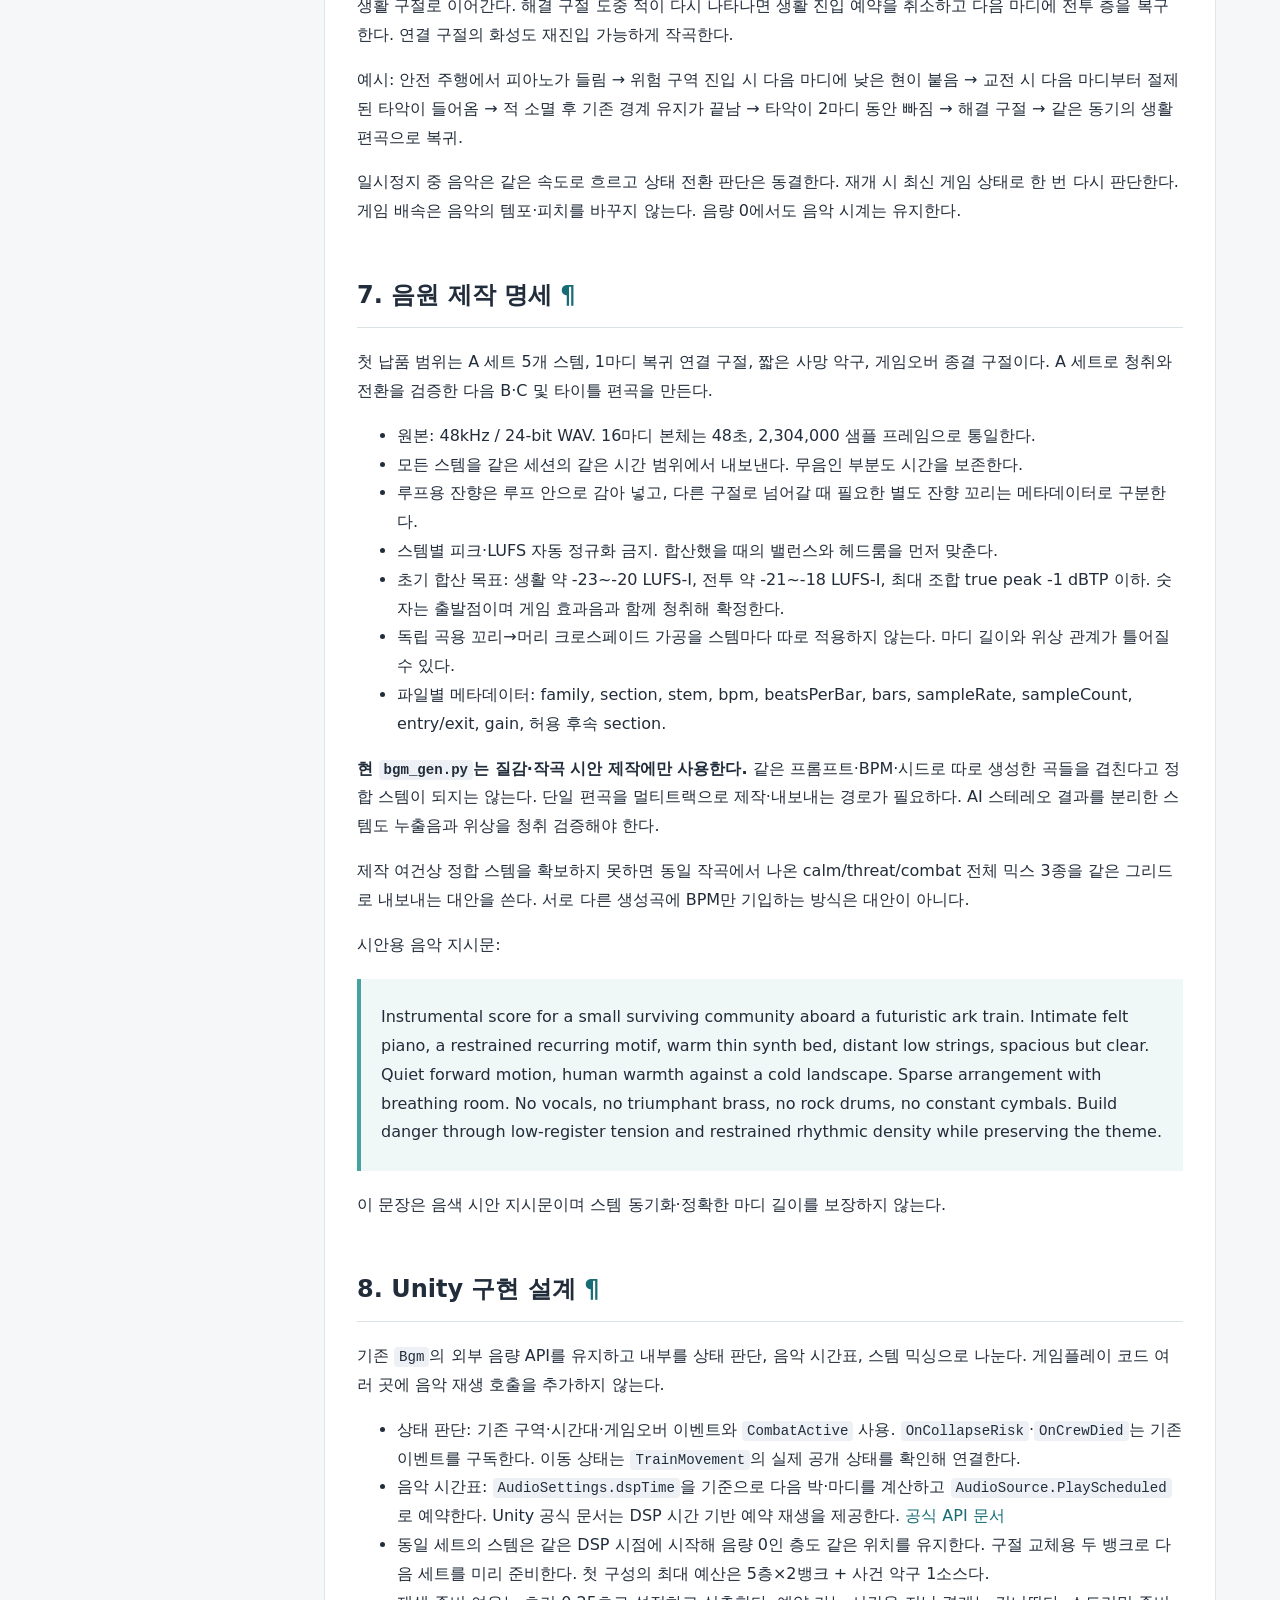
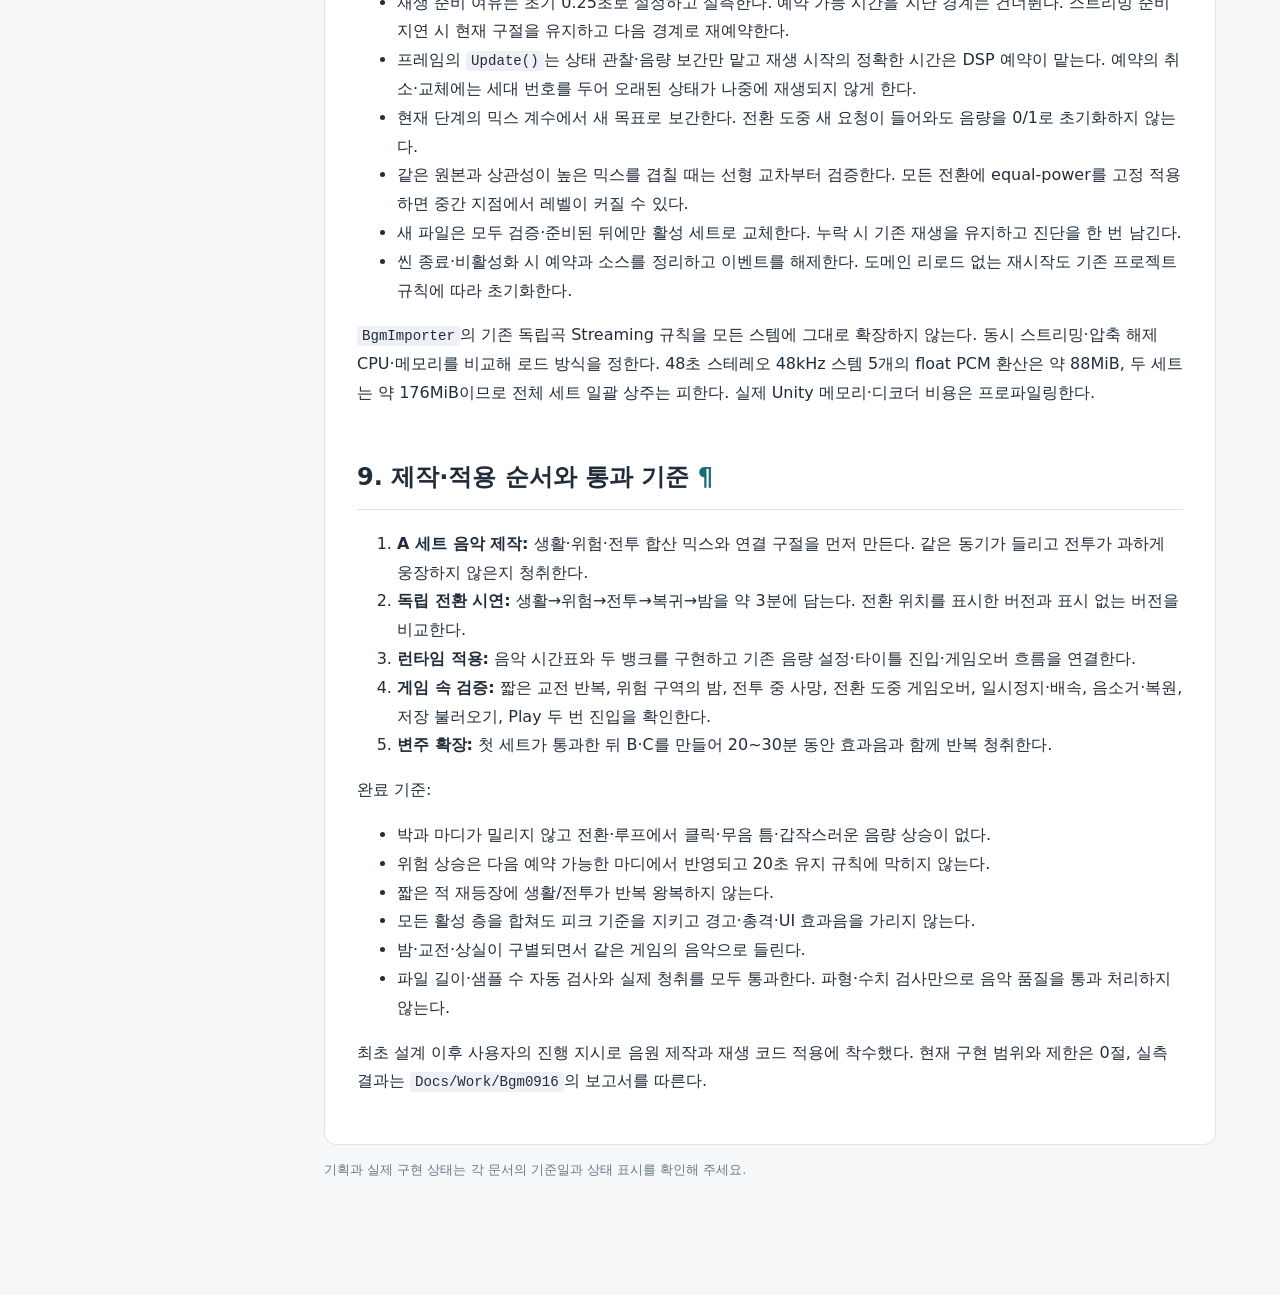
<file: music.html>
<!doctype html><html lang="ko"><head><meta charset="utf-8"><meta name="viewport" content="width=device-width,initial-scale=1"><title>BGM 설계 · 방주 열차 기획 위키</title><link rel="stylesheet" href="style.css"><script defer src="search.js"></script></head><body><aside><strong>ARK TRAIN</strong><small>방주 열차 · 기획 위키</small><nav aria-label="문서 메뉴"><a href="index.html">위키 홈</a><a href="design.html">통합 기획서</a><a href="events.html">사건 카드 위키</a><a href="slots.html">슬롯 · 설비 · UI 도감</a><a href="research-atlas.html">연구 UI · 슬롯 도감</a><a href="choices.html">선택 사건 설계</a><a href="crew.html">대원 · 대화 · 패닉</a><a href="tutorial.html">튜토리얼 · 첫 운행</a><a href="flow.html">플레이 흐름</a><a href="achievements.html">스팀 업적</a><a href="music.html">BGM 설계</a><a href="facilities.html">설비 · 확장안</a><a href="migration.html">기획 개정 이관표</a><a href="archive.html">이전 기획서 (보관)</a></nav></aside><main><label for="search">기획 문서 전체 검색</label><input id="search" type="search" placeholder="사건 카드, 스트레스, 연구…" autocomplete="off"><div id="results" aria-live="polite"></div><article><p class="meta">문서 원본: 기획_BGM_재설계_2026-09-16.md</p><details><summary>이 문서의 목차</summary><div class="toc">
<ul>
<li><a href="#bgm">방주 열차 BGM 재설계 — 생활에서 위기로, 다시 생활로</a><ul>
<li><a href="#0-1">0. 사용자 추가 지시와 1차 적용 범위</a></li>
<li><a href="#1">1. 참고 영상과 적용 방향</a></li>
<li><a href="#2">2. 현재 구조에서 바꿀 것</a></li>
<li><a href="#3">3. 음악의 성격</a></li>
<li><a href="#4">4. 한 테마를 이루는 악기 층</a></li>
<li><a href="#5">5. 게임 상태와 음악 반응</a></li>
<li><a href="#6">6. 전환의 구체적인 소리</a></li>
<li><a href="#7">7. 음원 제작 명세</a></li>
<li><a href="#8-unity">8. Unity 구현 설계</a></li>
<li><a href="#9">9. 제작·적용 순서와 통과 기준</a></li>
</ul>
</li>
</ul>
</div>
</details><h1 id="bgm">방주 열차 BGM 재설계 — 생활에서 위기로, 다시 생활로<a class="headerlink" href="#bgm" title="Permanent link"> ¶</a></h1><figure><a href="images/wasteland.png" target="_blank" rel="noopener" aria-label="황무지 산업 지대 원본 보기"><img src="images/wasteland.png" width="960" height="576" loading="eager" decoding="async" alt="황무지 산업 지대"></a><figcaption><strong>황무지 산업 지대</strong><span>2026-09-26 · 지역 배경 아트 미리보기 · 클릭하여 원본 보기</span></figcaption></figure>
<p>작성: 2026-09-16. 상태: 1차 수직 레이어링·신규 음원 적용, Unity 기능 검증 완료 / 청취 평가 미완료.</p>
<h2 id="0-1">0. 사용자 추가 지시와 1차 적용 범위<a class="headerlink" href="#0-1" title="Permanent link"> ¶</a></h2>
<p><strong>평상시에도 어느 정도 긴장감을 유지한다.</strong> 안전한 주행·정차·타이틀에도 낮은 반복음과 억제된 타악을 남긴다. 아래 최초 설계의 '생활의 온기'는 긴장 속의 인간적인 요소이며, 편안하고 위협 없는 음악을 뜻하지 않는다. 밤에도 저역의 경계감은 유지한다.</p>
<p>1차 구현은 새 ACE-Step 원곡 한 개를 실제로 분리한 <strong>배경·베이스·타악 3층</strong>이다. 다섯 악기를 정밀 제어하는 원래 설계와 구별한다. 같은 샘플 수와 시작 시각을 유지하며, 상태마다 음량을 바꾸는 수직 레이어링을 먼저 적용한다. 독립 작곡한 연결 구절·A/B/C 변주·사망 악구는 이번 음원에 포함하지 않는다. 게임오버는 기존 memorial 곡으로 전환한다.</p>
<p>생성 모델에 지정한 80 BPM은 보장값이 아니다. 타악 온셋으로 추정한 그리드와 실제 루프 샘플 수를 <code>Resources/Bgm/Adaptive/score.json</code>에 함께 기록한다. 자동 추정한 박자·마디 시작과 루프 화성은 청취 확정 전이며, 아래 80 BPM/48kHz 명세보다 현재 제작물의 메타데이터가 우선한다.</p>
<h2 id="1">1. 참고 영상과 적용 방향<a class="headerlink" href="#1" title="Permanent link"> ¶</a></h2>
<p>참고: 저세상개발자, <a href="https://www.youtube.com/watch?v=WkvlFYUlvns">게임 음악에 사용되는 신기한 전환 기법</a>.
영상 메타데이터와 한국어 자동 자막으로 내용을 확인했다. 영상의 실제 음악을 청취·비교한 것은 아니며, 자동 자막의 고유명사 오인식은 인용하지 않는다.</p>
<p>영상에서 설명하는 두 구조를 적용한다. 같은 음악에 악기 층을 더해 상황에 반응하는 <strong>수직 레이어링</strong>, 호환되는 구절과 전환 구절을 연결하는 <strong>수평 재구성</strong>이다. 아래 악기·속도·화성·전환 수치는 영상의 수치가 아니라 방주 열차를 위한 새 설계다.</p>
<p>게임의 중심은 생존자들의 생활이다. 음악도 <strong>작은 공동체의 온기 → 바깥의 위협 → 공동체를 지키는 긴장 → 살아남은 뒤의 안도</strong>를 따라간다. 전투가 끝나도 같은 사람들의 이야기가 이어지는 느낌을 만든다.</p>
<h2 id="2">2. 현재 구조에서 바꿀 것<a class="headerlink" href="#2" title="Permanent link"> ¶</a></h2>
<p>코드 확인 기준: <code>Tools/bgm_gen.py</code>, <code>Assets/ArkTrain/Scripts/Audio/Bgm.cs</code>, <code>Assets/ArkTrain/Editor/Art/BgmImporter.cs</code>.</p>
<table>
<thead>
<tr>
<th>현재 확인된 구조</th>
<th>한계</th>
<th>새 설계</th>
</tr>
</thead>
<tbody>
<tr>
<td>기타 주행곡·드론 야간곡·오케스트라 전투곡을 각각 생성</td>
<td>공통 조성·구절·동기를 보장하지 못함</td>
<td>하나의 작곡 세션에서 상태별 편곡 제작</td>
</tr>
<tr>
<td>새 곡을 <code>Play()</code>로 처음부터 재생</td>
<td>상황 변화마다 도입부로 돌아감</td>
<td>같은 재생 위치를 유지하고 악기만 증감</td>
</tr>
<tr>
<td>1.2초 또는 3초 음량 교차</td>
<td>박자와 화성의 연결을 보장하지 못함</td>
<td>마디 경계와 작곡된 전환 지점 사용</td>
</tr>
<tr>
<td>모든 일반 상태 변경에 20초 최소 유지</td>
<td>전투 진입도 최대 약 20초 지연 가능</td>
<td>위험 상승은 빠르게, 해제는 천천히</td>
</tr>
<tr>
<td>밤이면 별도 곡으로 교체</td>
<td>시간대 변화가 음악 흐름을 새로 시작시킴</td>
<td>생활 악기의 음색·밀도를 바꿈</td>
</tr>
<tr>
<td>공통 태그에서 박·리듬을 광범위하게 금지</td>
<td>조용한 추진력까지 제한</td>
<td>낮은 밀도의 반복 음형 허용</td>
</tr>
</tbody>
</table>
<p>위 내용은 코드·생성 조건에 대한 진단이다. 기존 여섯 음원의 청취 평가를 대신하지 않는다. 음량을 줄이거나 랜덤 시드를 바꾸는 것만으로 재설계를 완료했다고 판단하지 않는다.</p>
<h2 id="3">3. 음악의 성격<a class="headerlink" href="#3" title="Permanent link"> ¶</a></h2>
<p><strong>넓고 차가운 황무지 속, 사람이 사는 작은 열차.</strong> 공간은 넓되 잔향이 모든 음을 흐리지 않게 한다. 가까운 악기 하나와 먼 배경 층의 거리 차이를 둔다.</p>
<ul>
<li>생활의 중심: 부드러운 펠트 피아노 또는 약음 나일론 기타. 첫 시안은 피아노 중심으로 통일한다.</li>
<li>세계의 바탕: 얇고 따뜻한 신스 패드, 낮은 현의 긴 음. SF 질감은 배경에 둔다.</li>
<li>기억할 요소: 짧은 3~4음 동기 하나. 계속 반복하지 않고 구절 사이에 여백을 둔다.</li>
<li>주행감: 낮은 현이나 부드러운 펄스의 성긴 반복. 실제 엔진·주행 효과음과 역할을 나눈다.</li>
<li>위협: 저음 반복과 불안정한 음정으로 압박을 만든다. 볼륨 상승에만 의존하지 않는다.</li>
<li>전투: 같은 동기를 낮은 현과 절제된 타악으로 편곡한다. 상시 심벌·큰 금관·록 드럼은 배제한다.</li>
<li>야간: 높은 음의 수와 어택을 줄인다. 안전한 밤에는 적막 속 온기가 남는다.</li>
<li>상실: 짧고 담백한 피아노·첼로. 대원 한 명의 사망마다 전체 음악을 추도곡으로 교체하지 않는다.</li>
</ul>
<p>초기 작곡 기준은 <strong>80 BPM, 4/4, D minor 계열</strong>로 둔다. 1마디 3초, 8마디 24초, 16마디 48초다. 이는 제작 그리드이며 드럼을 강제로 넣으라는 뜻이 아니다. 청취 후 변경할 수 있지만 한 세트의 모든 층과 연결 구절은 함께 바꾼다.</p>
<h2 id="4">4. 한 테마를 이루는 악기 층<a class="headerlink" href="#4" title="Permanent link"> ¶</a></h2>
<table>
<thead>
<tr>
<th>층</th>
<th>역할</th>
<th>구성</th>
</tr>
</thead>
<tbody>
<tr>
<td>Bed</td>
<td>공동체와 세계의 연속성</td>
<td>얇은 패드와 저음 화성</td>
</tr>
<tr>
<td>Home</td>
<td>생활의 온기</td>
<td>펠트 피아노, 간헐적인 짧은 동기</td>
</tr>
<tr>
<td>Motion</td>
<td>움직임</td>
<td>부드러운 저역 반복 음형</td>
</tr>
<tr>
<td>Threat</td>
<td>바깥의 위험</td>
<td>낮은 현, 긴장 음정, 건조한 질감</td>
</tr>
<tr>
<td>Combat</td>
<td>방어의 압력</td>
<td>절제된 저역 타악과 현 악센트</td>
</tr>
</tbody>
</table>
<p>각 층은 <strong>같은 시작점·마디 수·화성 진행·샘플 수</strong>를 공유하는 스템이다. 낮/밤마다 독립 음악을 만들지 않는다. 야간은 Home과 Motion을 덜어내고 Bed를 남기는 믹스로 표현한다.</p>
<p>먼저 16마디 A 한 세트를 완성한다. 이후 호환되는 B·C 세트를 추가한다. A/B/C의 입출구 화성을 작곡 단계에서 맞추고, 허용된 연결만 선택한다. 첫 버전은 A→B→A→C처럼 검증 가능한 순서로 시작한다. 무작위로 곡을 자르고 붙이지 않는다.</p>
<h2 id="5">5. 게임 상태와 음악 반응<a class="headerlink" href="#5" title="Permanent link"> ¶</a></h2>
<p>아래 강도는 편곡 의도다. 최종 볼륨 계수는 모든 층을 합쳐 듣고 결정한다.</p>
<table>
<thead>
<tr>
<th>상황</th>
<th>음악 반응</th>
<th>진입·해제 규칙</th>
</tr>
</thead>
<tbody>
<tr>
<td>출발 준비·안전한 정차</td>
<td>Bed + Home, Motion 약하게 또는 없음</td>
<td>생활 구절 유지</td>
</tr>
<tr>
<td>안전한 주행</td>
<td>Bed + Home + 약한 Motion</td>
<td>다음 마디부터 1마디에 걸쳐 변화</td>
</tr>
<tr>
<td>안전한 밤</td>
<td>Bed 중심, Home의 일부만 남김</td>
<td>다음 4마디 경계부터 완만히 변화</td>
</tr>
<tr>
<td>Yellow/Red, 교전 없음</td>
<td>Threat 추가, Home 감소</td>
<td>다음 마디 진입; Red에서 밀도만 더 높임</td>
</tr>
<tr>
<td>실제 교전</td>
<td>Combat 추가, Threat 유지</td>
<td>20초 유지 제한을 무시하고 다음 마디 진입</td>
</tr>
<tr>
<td>교전 해제</td>
<td>Combat 제거 → Threat 완화 → Home 복귀</td>
<td>기존 <code>CombatActive</code> 해제 후 2마디에 걸쳐 복귀</td>
</tr>
<tr>
<td>붕괴 위험, 교전 없음</td>
<td>Home 감소, Threat 약하게 추가</td>
<td>위험 해제는 2마디 안정 확인 후 복귀</td>
</tr>
<tr>
<td>대원 사망</td>
<td>짧은 상실 악구, 기존 층 일부 감쇠</td>
<td>다음 박 진입; 전투 중에는 알림 효과음 우선</td>
</tr>
<tr>
<td>게임오버</td>
<td>예약 전환 취소, 상실 종결 구절</td>
<td>즉시 약 1초 감쇠 후 종결; 일반 유지 제한 없음</td>
</tr>
</tbody>
</table>
<p>우선순위: 게임오버 &gt; 교전 &gt; 구역 위험·붕괴 위험 &gt; 주행·정차 &gt; 시간대. 밤이라는 이유로 위험 신호를 지우지 않는다. 사망 악구는 별도 사건 반응으로 취급한다. 15초 안의 연속 사망은 중첩 재생하지 않는다.</p>
<p><code>EnemySpawner.CombatActive</code>는 마지막 적 소멸 후 기본 8초 유지가 이미 있다. 음악에서 다시 긴 대기 시간을 더하지 않는다. 회복 구간 플래그만으로 전투 음악을 해제하지 않으며 잔여 적과 실제 교전 상태를 우선한다.</p>
<p>위험 알림 효과음은 즉시 재생되는 기존 역할을 유지한다. 음악은 다음 마디까지 최대 약 3초 기다릴 수 있으므로 유일한 경고 수단이 되어서는 안 된다.</p>
<h2 id="6">6. 전환의 구체적인 소리<a class="headerlink" href="#6" title="Permanent link"> ¶</a></h2>
<p>생활→위험→전투는 기본적으로 레이어를 증감한다. Bed의 재생 위치는 계속 흐른다. 적이 나타날 때마다 새로운 도입부나 전환 효과를 재생하지 않는다.</p>
<p>큰 구절 변경에는 연결 음악을 쓴다. 전투에서 생활로 돌아올 때 1마디의 짧은 해결 구절을 두어 긴장을 풀고, 다음 생활 구절로 이어간다. 해결 구절 도중 적이 다시 나타나면 생활 진입 예약을 취소하고 다음 마디에 전투 층을 복구한다. 연결 구절의 화성도 재진입 가능하게 작곡한다.</p>
<p>예시: 안전 주행에서 피아노가 들림 → 위험 구역 진입 시 다음 마디에 낮은 현이 붙음 → 교전 시 다음 마디부터 절제된 타악이 들어옴 → 적 소멸 후 기존 경계 유지가 끝남 → 타악이 2마디 동안 빠짐 → 해결 구절 → 같은 동기의 생활 편곡으로 복귀.</p>
<p>일시정지 중 음악은 같은 속도로 흐르고 상태 전환 판단은 동결한다. 재개 시 최신 게임 상태로 한 번 다시 판단한다. 게임 배속은 음악의 템포·피치를 바꾸지 않는다. 음량 0에서도 음악 시계는 유지한다.</p>
<h2 id="7">7. 음원 제작 명세<a class="headerlink" href="#7" title="Permanent link"> ¶</a></h2>
<p>첫 납품 범위는 A 세트 5개 스템, 1마디 복귀 연결 구절, 짧은 사망 악구, 게임오버 종결 구절이다. A 세트로 청취와 전환을 검증한 다음 B·C 및 타이틀 편곡을 만든다.</p>
<ul>
<li>원본: 48kHz / 24-bit WAV. 16마디 본체는 48초, 2,304,000 샘플 프레임으로 통일한다.</li>
<li>모든 스템을 같은 세션의 같은 시간 범위에서 내보낸다. 무음인 부분도 시간을 보존한다.</li>
<li>루프용 잔향은 루프 안으로 감아 넣고, 다른 구절로 넘어갈 때 필요한 별도 잔향 꼬리는 메타데이터로 구분한다.</li>
<li>스템별 피크·LUFS 자동 정규화 금지. 합산했을 때의 밸런스와 헤드룸을 먼저 맞춘다.</li>
<li>초기 합산 목표: 생활 약 -23~-20 LUFS-I, 전투 약 -21~-18 LUFS-I, 최대 조합 true peak -1 dBTP 이하. 숫자는 출발점이며 게임 효과음과 함께 청취해 확정한다.</li>
<li>독립 곡용 꼬리→머리 크로스페이드 가공을 스템마다 따로 적용하지 않는다. 마디 길이와 위상 관계가 틀어질 수 있다.</li>
<li>파일별 메타데이터: family, section, stem, bpm, beatsPerBar, bars, sampleRate, sampleCount, entry/exit, gain, 허용 후속 section.</li>
</ul>
<p><strong>현 <code>bgm_gen.py</code>는 질감·작곡 시안 제작에만 사용한다.</strong> 같은 프롬프트·BPM·시드로 따로 생성한 곡들을 겹친다고 정합 스템이 되지는 않는다. 단일 편곡을 멀티트랙으로 제작·내보내는 경로가 필요하다. AI 스테레오 결과를 분리한 스템도 누출음과 위상을 청취 검증해야 한다.</p>
<p>제작 여건상 정합 스템을 확보하지 못하면 동일 작곡에서 나온 calm/threat/combat 전체 믹스 3종을 같은 그리드로 내보내는 대안을 쓴다. 서로 다른 생성곡에 BPM만 기입하는 방식은 대안이 아니다.</p>
<p>시안용 음악 지시문:</p>
<blockquote>
<p>Instrumental score for a small surviving community aboard a futuristic ark train. Intimate felt piano, a restrained recurring motif, warm thin synth bed, distant low strings, spacious but clear. Quiet forward motion, human warmth against a cold landscape. Sparse arrangement with breathing room. No vocals, no triumphant brass, no rock drums, no constant cymbals. Build danger through low-register tension and restrained rhythmic density while preserving the theme.</p>
</blockquote>
<p>이 문장은 음색 시안 지시문이며 스템 동기화·정확한 마디 길이를 보장하지 않는다.</p>
<h2 id="8-unity">8. Unity 구현 설계<a class="headerlink" href="#8-unity" title="Permanent link"> ¶</a></h2>
<p>기존 <code>Bgm</code>의 외부 음량 API를 유지하고 내부를 상태 판단, 음악 시간표, 스템 믹싱으로 나눈다. 게임플레이 코드 여러 곳에 음악 재생 호출을 추가하지 않는다.</p>
<ul>
<li>상태 판단: 기존 구역·시간대·게임오버 이벤트와 <code>CombatActive</code> 사용. <code>OnCollapseRisk</code>·<code>OnCrewDied</code>는 기존 이벤트를 구독한다. 이동 상태는 <code>TrainMovement</code>의 실제 공개 상태를 확인해 연결한다.</li>
<li>음악 시간표: <code>AudioSettings.dspTime</code>을 기준으로 다음 박·마디를 계산하고 <code>AudioSource.PlayScheduled</code>로 예약한다. Unity 공식 문서는 DSP 시간 기반 예약 재생을 제공한다. <a href="https://docs.unity3d.com/6000.0/Documentation/ScriptReference/AudioSource.PlayScheduled.html">공식 API 문서</a></li>
<li>동일 세트의 스템은 같은 DSP 시점에 시작해 음량 0인 층도 같은 위치를 유지한다. 구절 교체용 두 뱅크로 다음 세트를 미리 준비한다. 첫 구성의 최대 예산은 5층×2뱅크 + 사건 악구 1소스다.</li>
<li>재생 준비 여유는 초기 0.25초로 설정하고 실측한다. 예약 가능 시간을 지난 경계는 건너뛴다. 스트리밍 준비 지연 시 현재 구절을 유지하고 다음 경계로 재예약한다.</li>
<li>프레임의 <code>Update()</code>는 상태 관찰·음량 보간만 맡고 재생 시작의 정확한 시간은 DSP 예약이 맡는다. 예약의 취소·교체에는 세대 번호를 두어 오래된 상태가 나중에 재생되지 않게 한다.</li>
<li>현재 단계의 믹스 계수에서 새 목표로 보간한다. 전환 도중 새 요청이 들어와도 음량을 0/1로 초기화하지 않는다.</li>
<li>같은 원본과 상관성이 높은 믹스를 겹칠 때는 선형 교차부터 검증한다. 모든 전환에 equal-power를 고정 적용하면 중간 지점에서 레벨이 커질 수 있다.</li>
<li>새 파일은 모두 검증·준비된 뒤에만 활성 세트로 교체한다. 누락 시 기존 재생을 유지하고 진단을 한 번 남긴다.</li>
<li>씬 종료·비활성화 시 예약과 소스를 정리하고 이벤트를 해제한다. 도메인 리로드 없는 재시작도 기존 프로젝트 규칙에 따라 초기화한다.</li>
</ul>
<p><code>BgmImporter</code>의 기존 독립곡 Streaming 규칙을 모든 스템에 그대로 확장하지 않는다. 동시 스트리밍·압축 해제 CPU·메모리를 비교해 로드 방식을 정한다. 48초 스테레오 48kHz 스템 5개의 float PCM 환산은 약 88MiB, 두 세트는 약 176MiB이므로 전체 세트 일괄 상주는 피한다. 실제 Unity 메모리·디코더 비용은 프로파일링한다.</p>
<h2 id="9">9. 제작·적용 순서와 통과 기준<a class="headerlink" href="#9" title="Permanent link"> ¶</a></h2>
<ol>
<li><strong>A 세트 음악 제작:</strong> 생활·위험·전투 합산 믹스와 연결 구절을 먼저 만든다. 같은 동기가 들리고 전투가 과하게 웅장하지 않은지 청취한다.</li>
<li><strong>독립 전환 시연:</strong> 생활→위험→전투→복귀→밤을 약 3분에 담는다. 전환 위치를 표시한 버전과 표시 없는 버전을 비교한다.</li>
<li><strong>런타임 적용:</strong> 음악 시간표와 두 뱅크를 구현하고 기존 음량 설정·타이틀 진입·게임오버 흐름을 연결한다.</li>
<li><strong>게임 속 검증:</strong> 짧은 교전 반복, 위험 구역의 밤, 전투 중 사망, 전환 도중 게임오버, 일시정지·배속, 음소거·복원, 저장 불러오기, Play 두 번 진입을 확인한다.</li>
<li><strong>변주 확장:</strong> 첫 세트가 통과한 뒤 B·C를 만들어 20~30분 동안 효과음과 함께 반복 청취한다.</li>
</ol>
<p>완료 기준:</p>
<ul>
<li>박과 마디가 밀리지 않고 전환·루프에서 클릭·무음 틈·갑작스러운 음량 상승이 없다.</li>
<li>위험 상승은 다음 예약 가능한 마디에서 반영되고 20초 유지 규칙에 막히지 않는다.</li>
<li>짧은 적 재등장에 생활/전투가 반복 왕복하지 않는다.</li>
<li>모든 활성 층을 합쳐도 피크 기준을 지키고 경고·총격·UI 효과음을 가리지 않는다.</li>
<li>밤·교전·상실이 구별되면서 같은 게임의 음악으로 들린다.</li>
<li>파일 길이·샘플 수 자동 검사와 실제 청취를 모두 통과한다. 파형·수치 검사만으로 음악 품질을 통과 처리하지 않는다.</li>
</ul>
<p>최초 설계 이후 사용자의 진행 지시로 음원 제작과 재생 코드 적용에 착수했다. 현재 구현 범위와 제한은 0절, 실측 결과는 <code>Docs/Work/Bgm0916</code>의 보고서를 따른다.</p></article><p class="meta">기획과 실제 구현 상태는 각 문서의 기준일과 상태 표시를 확인해 주세요.</p></main></body></html>
</file>
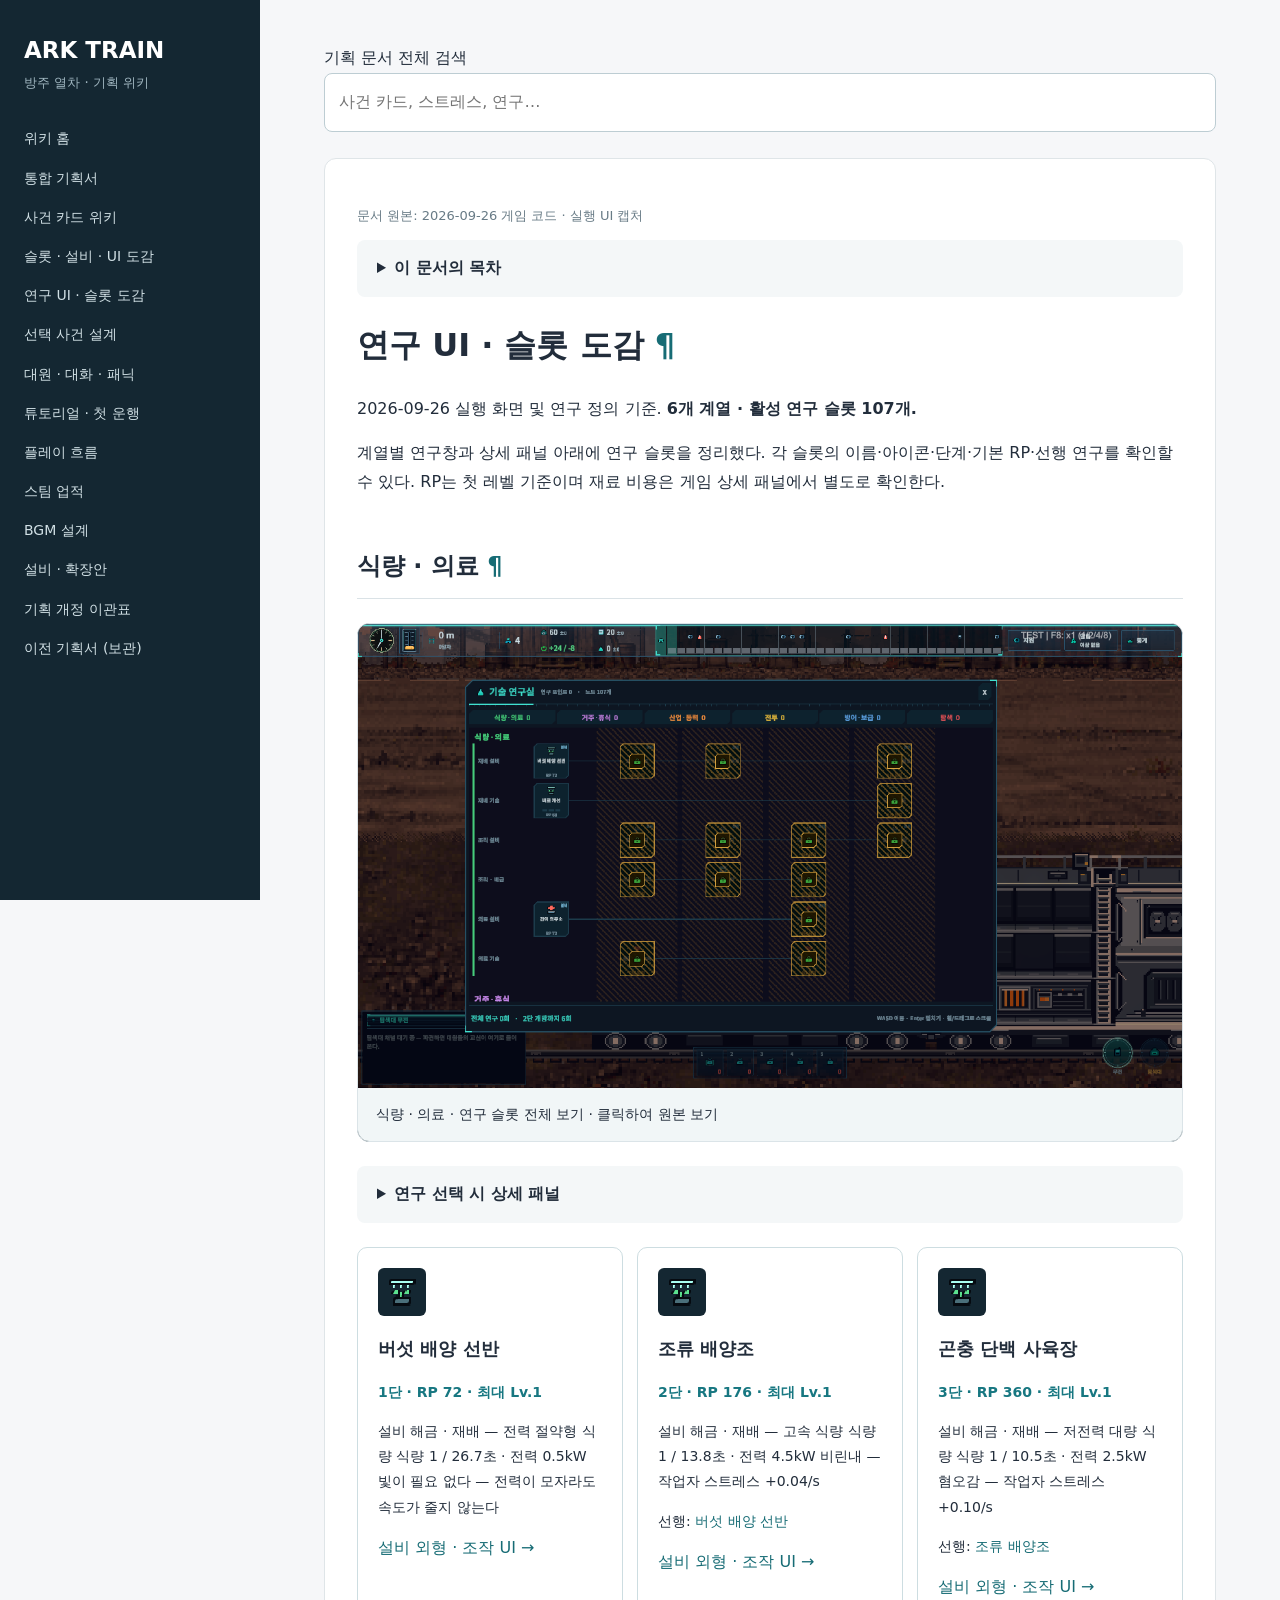
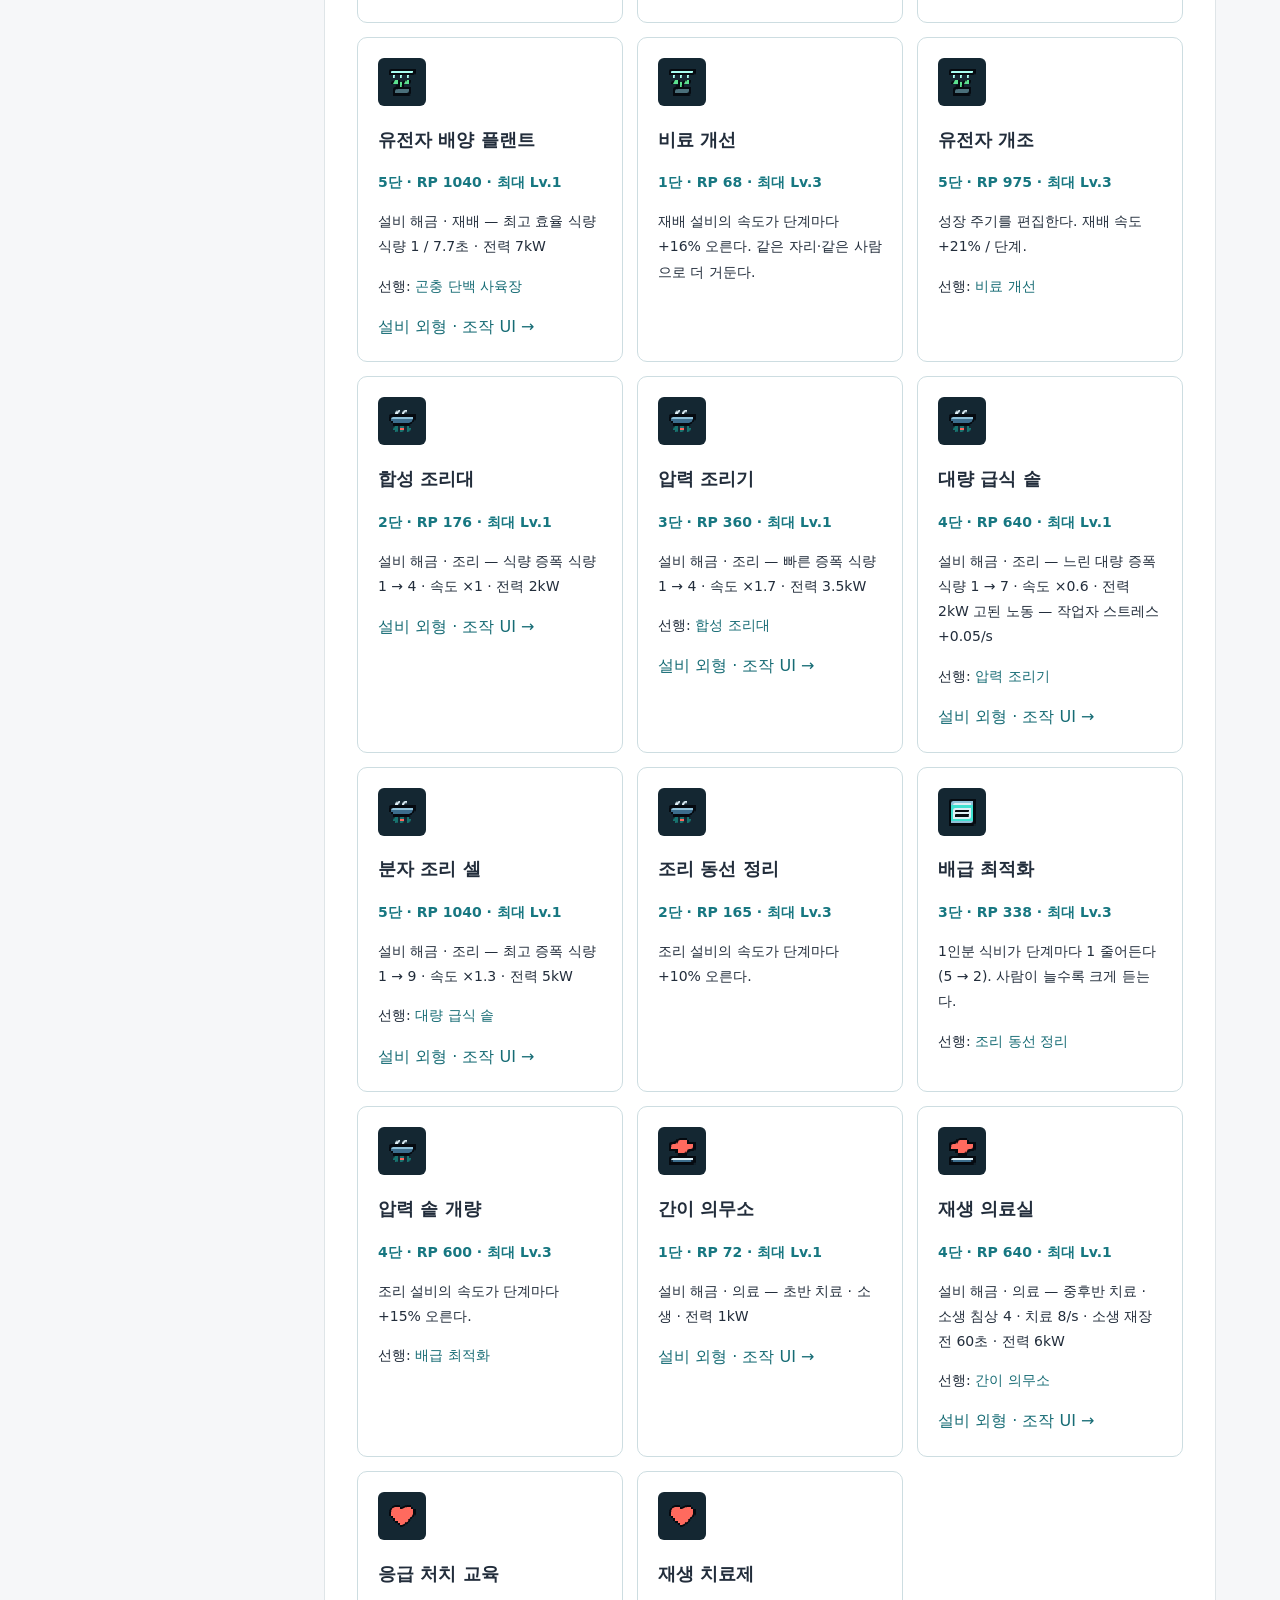
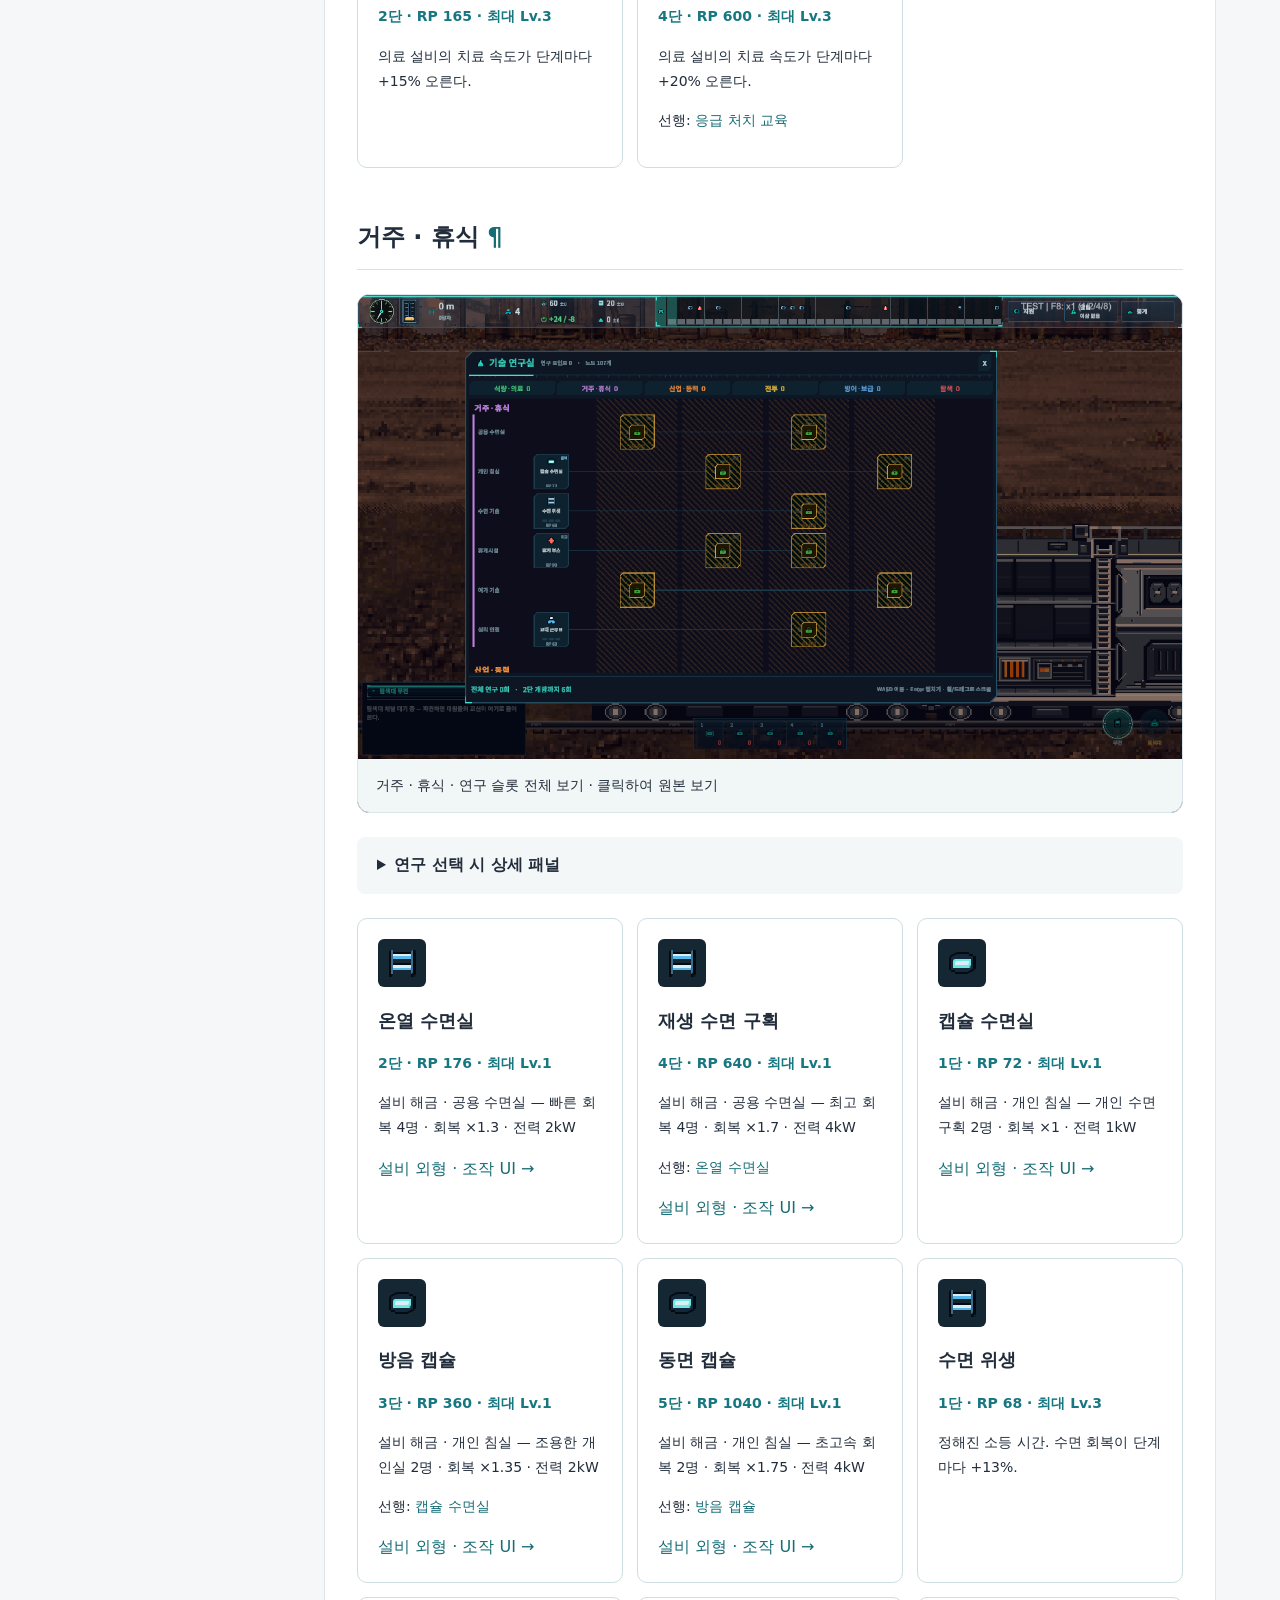
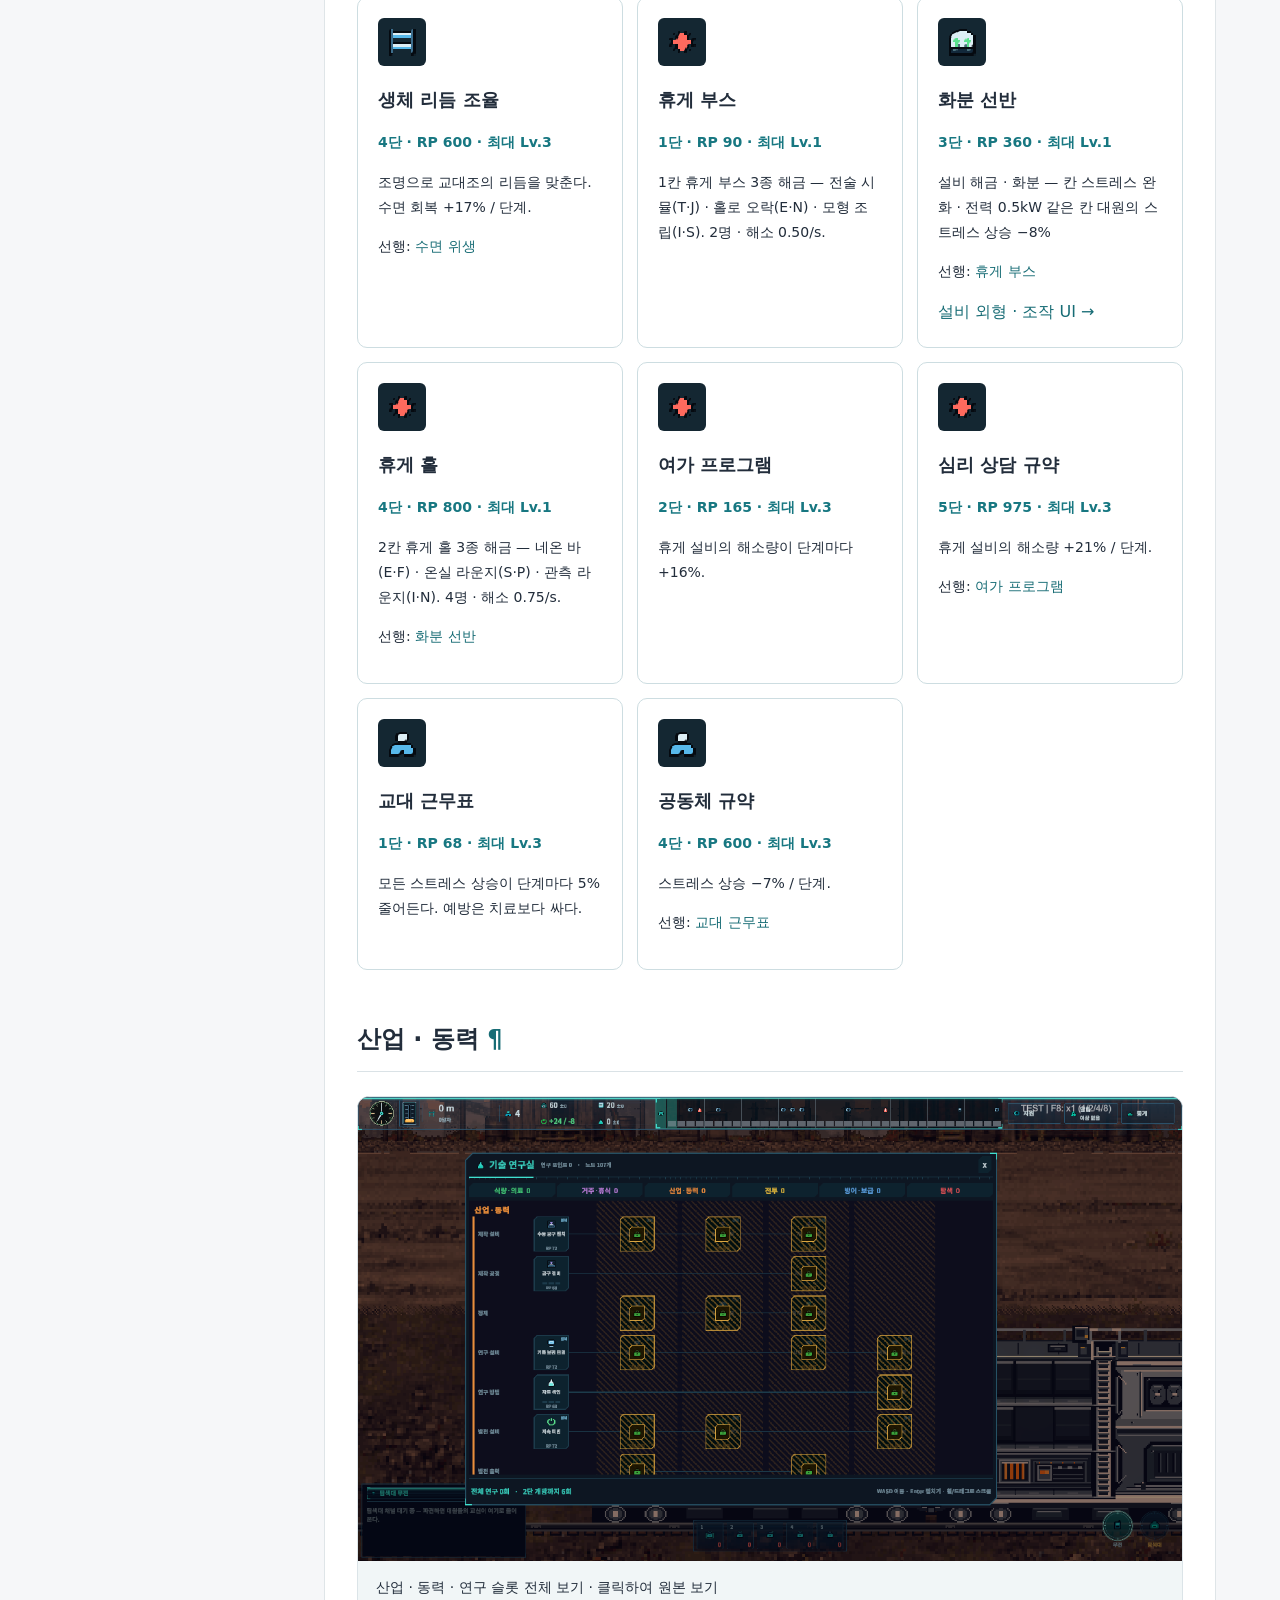
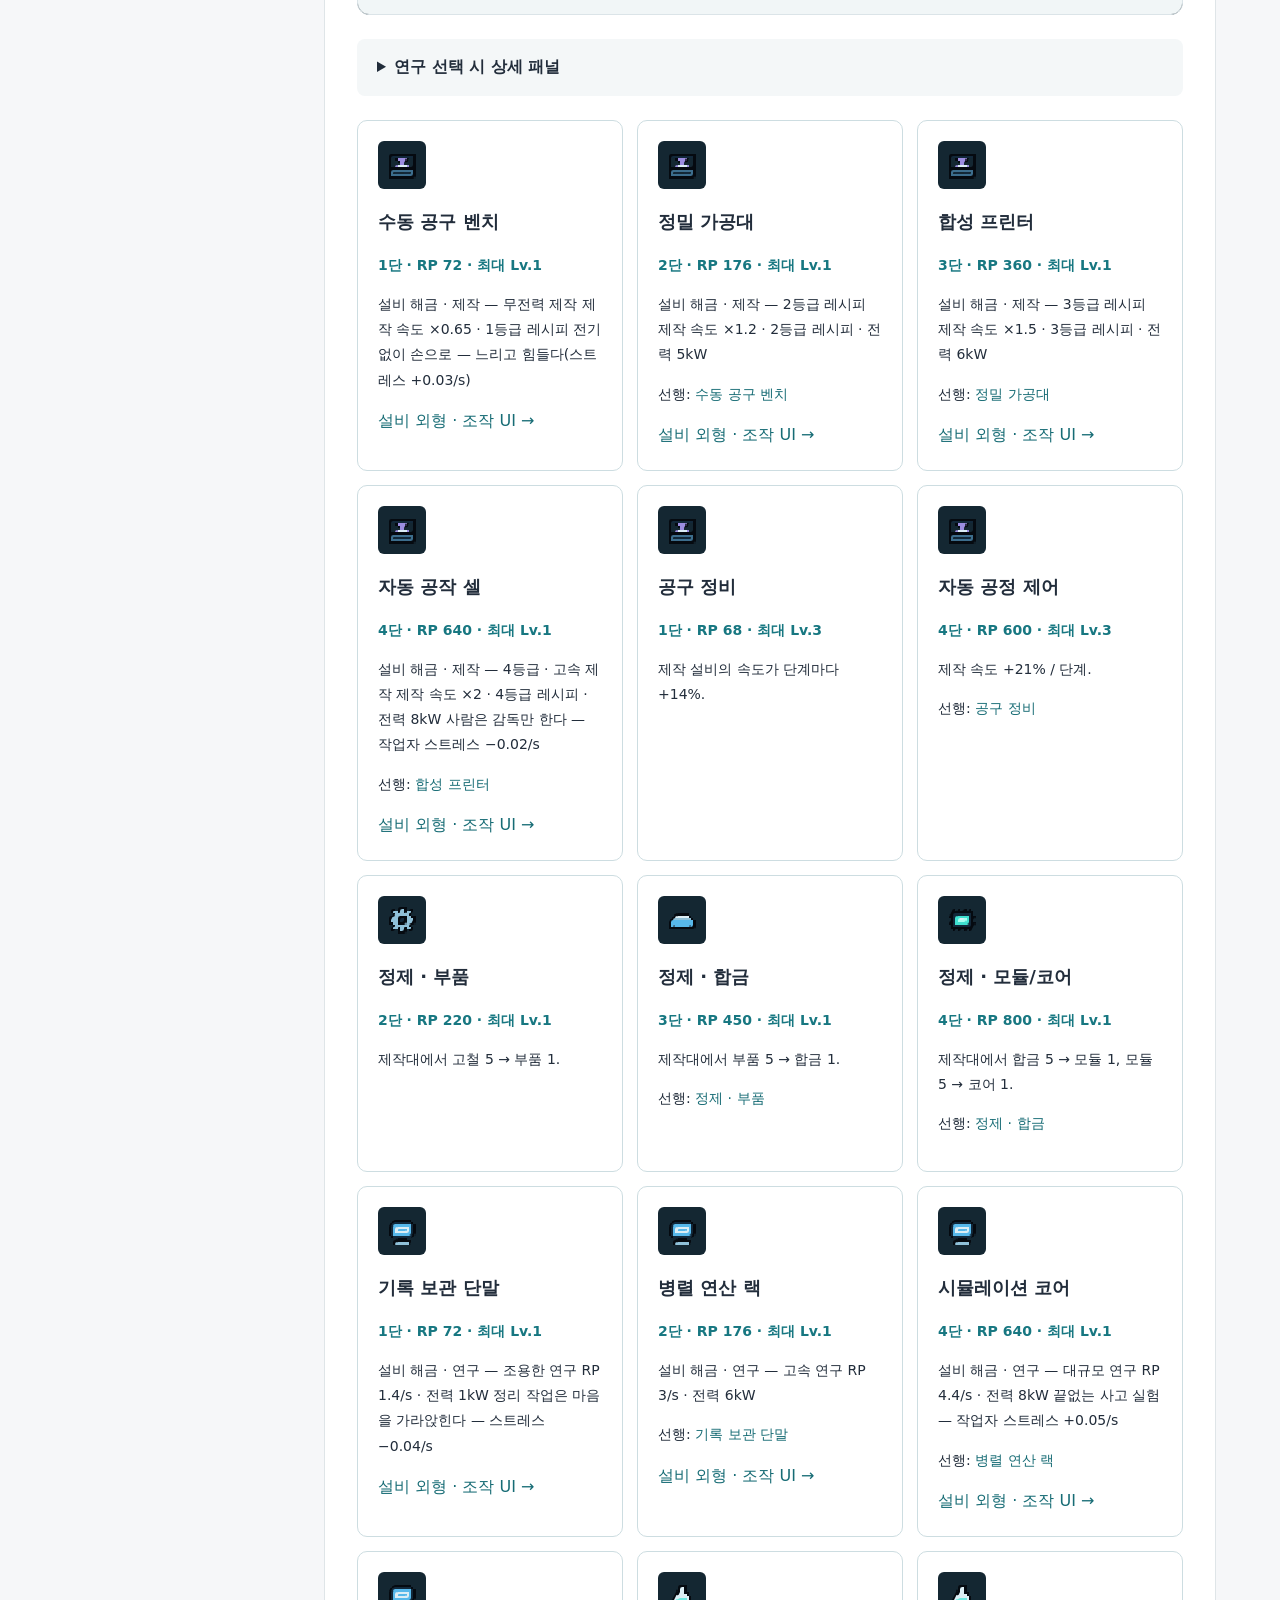
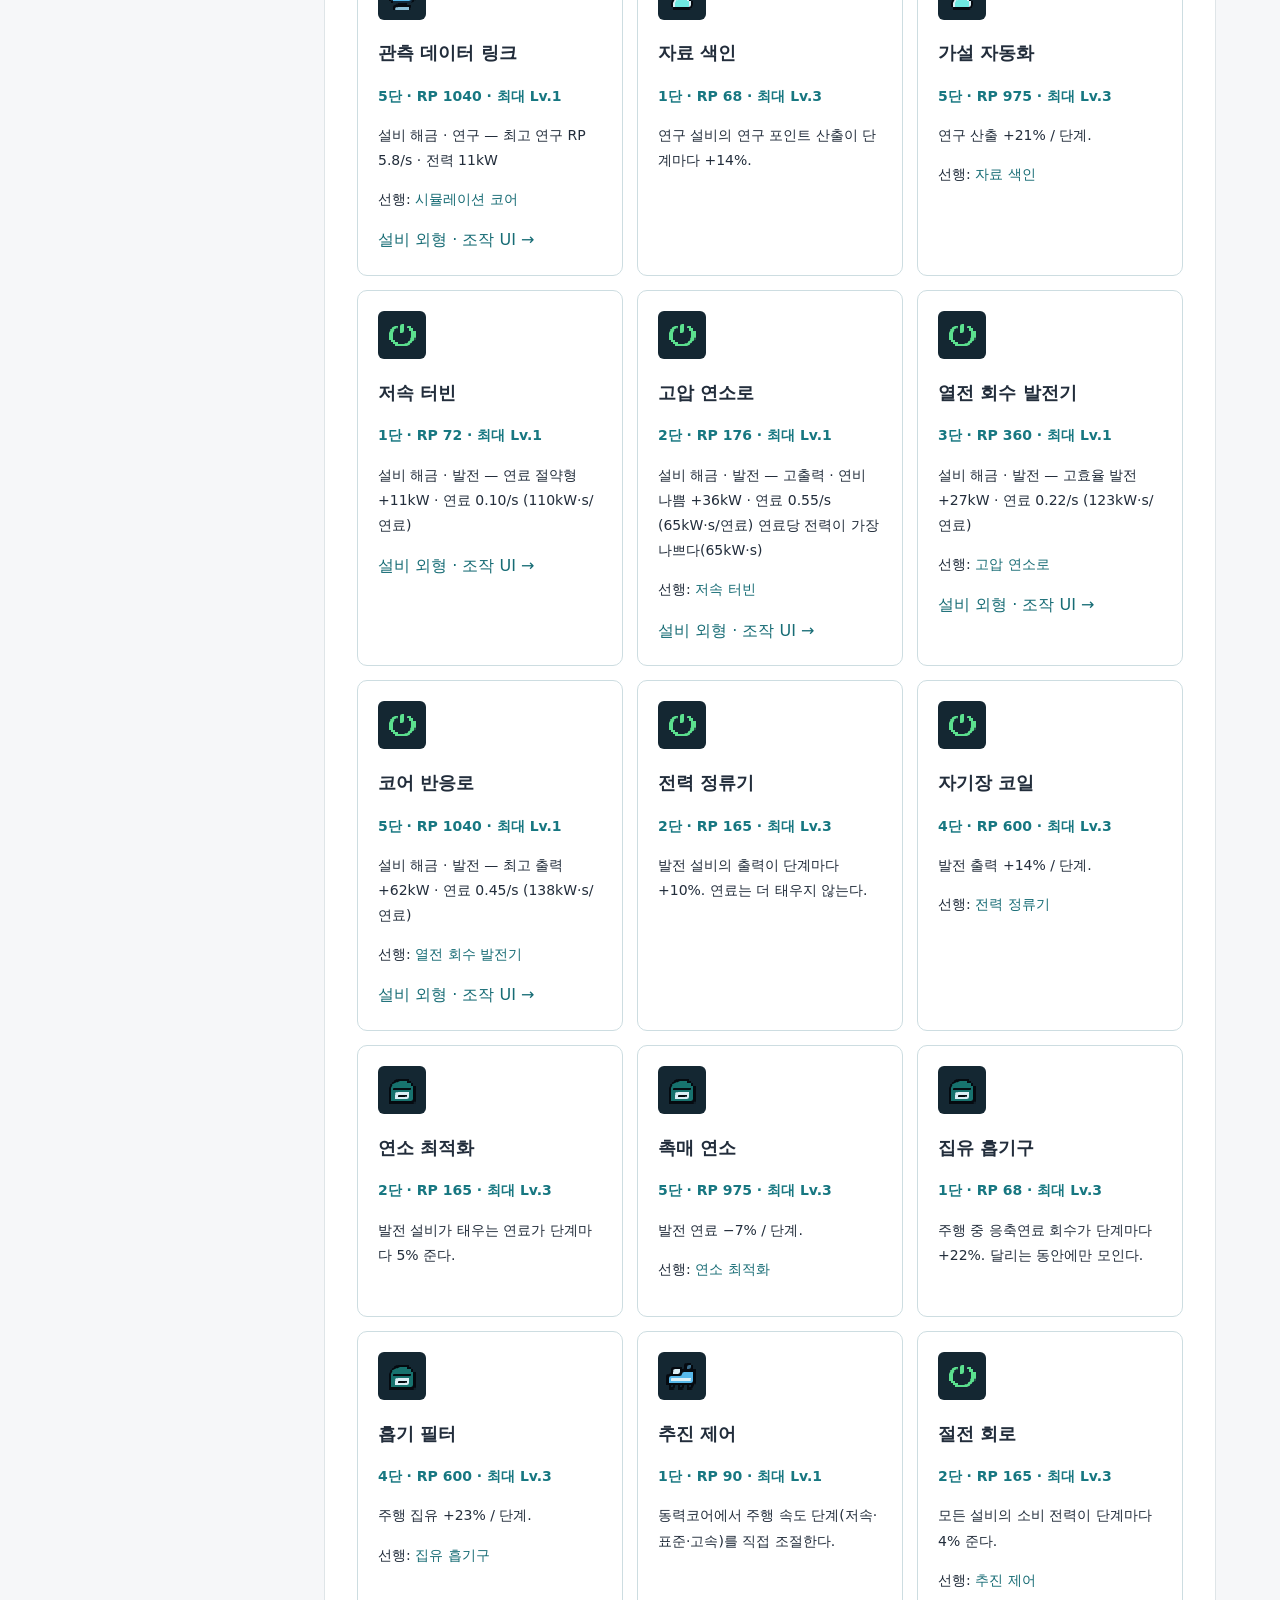
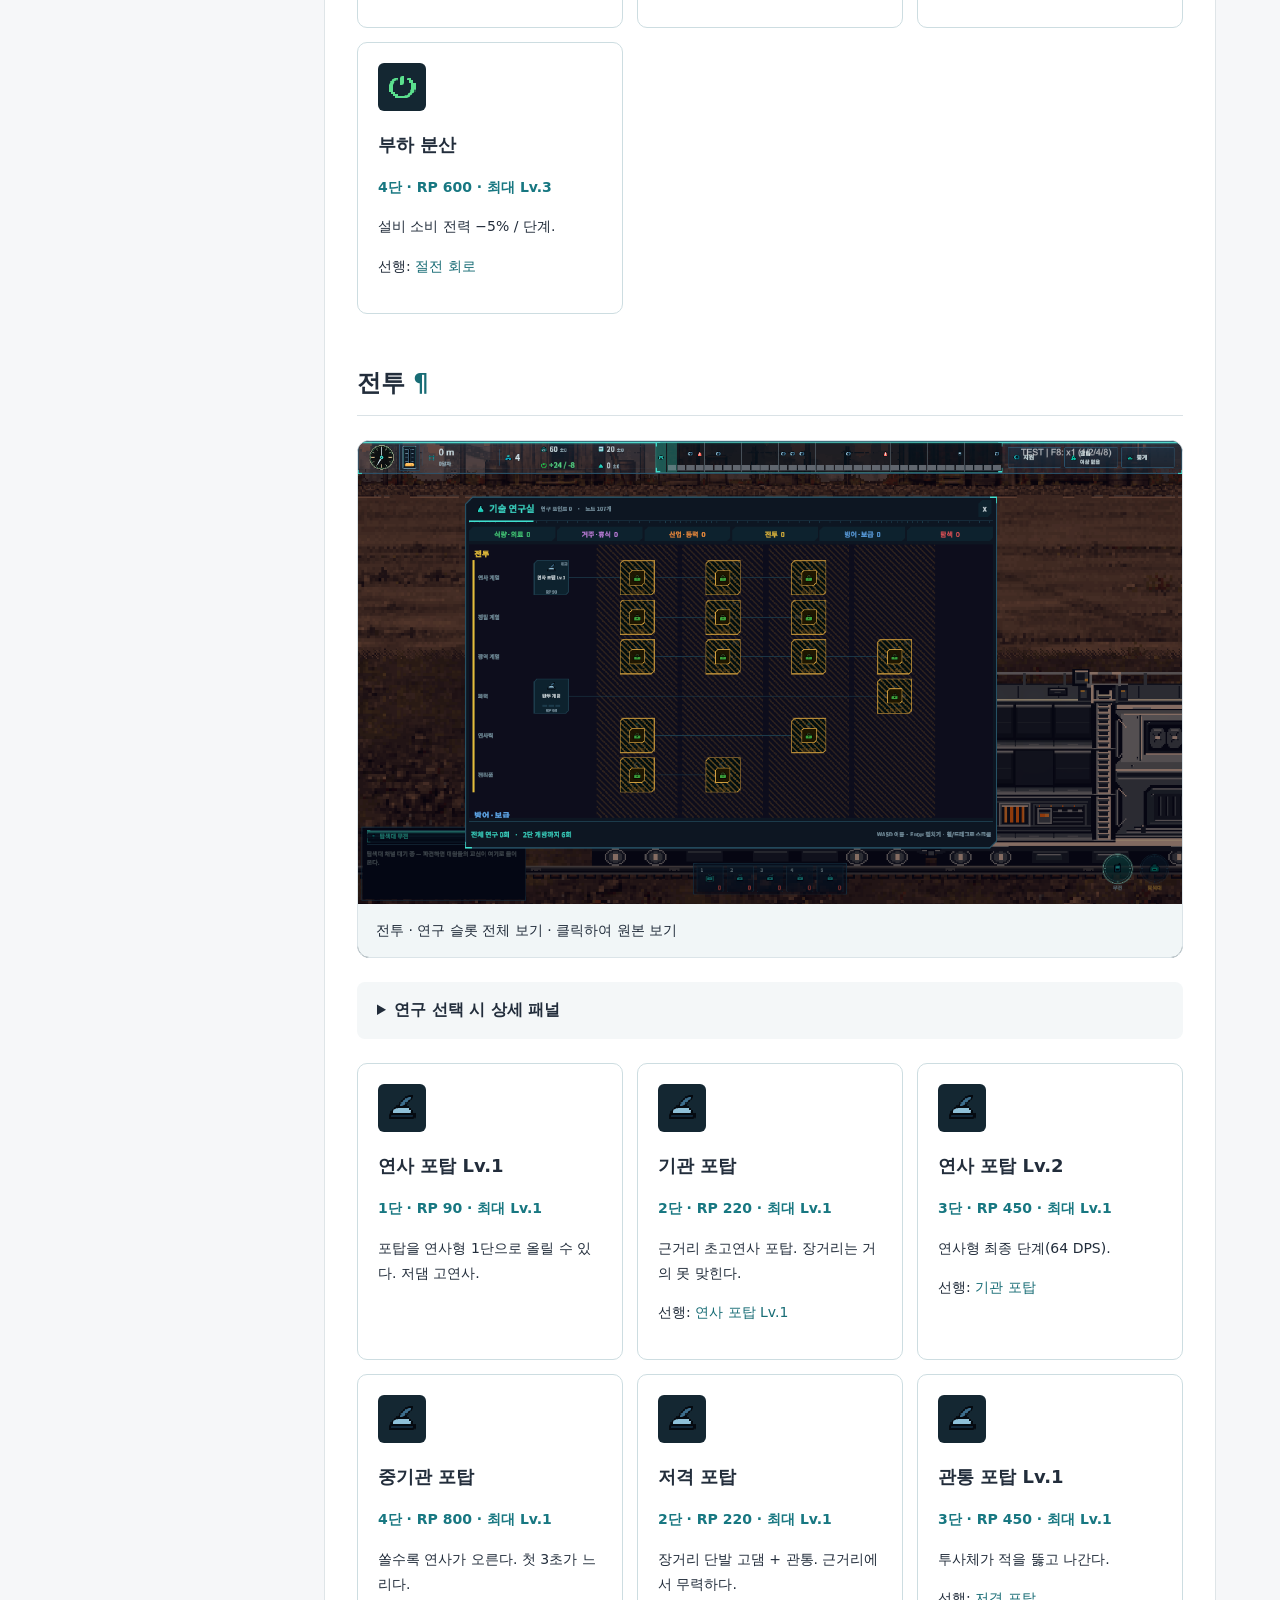
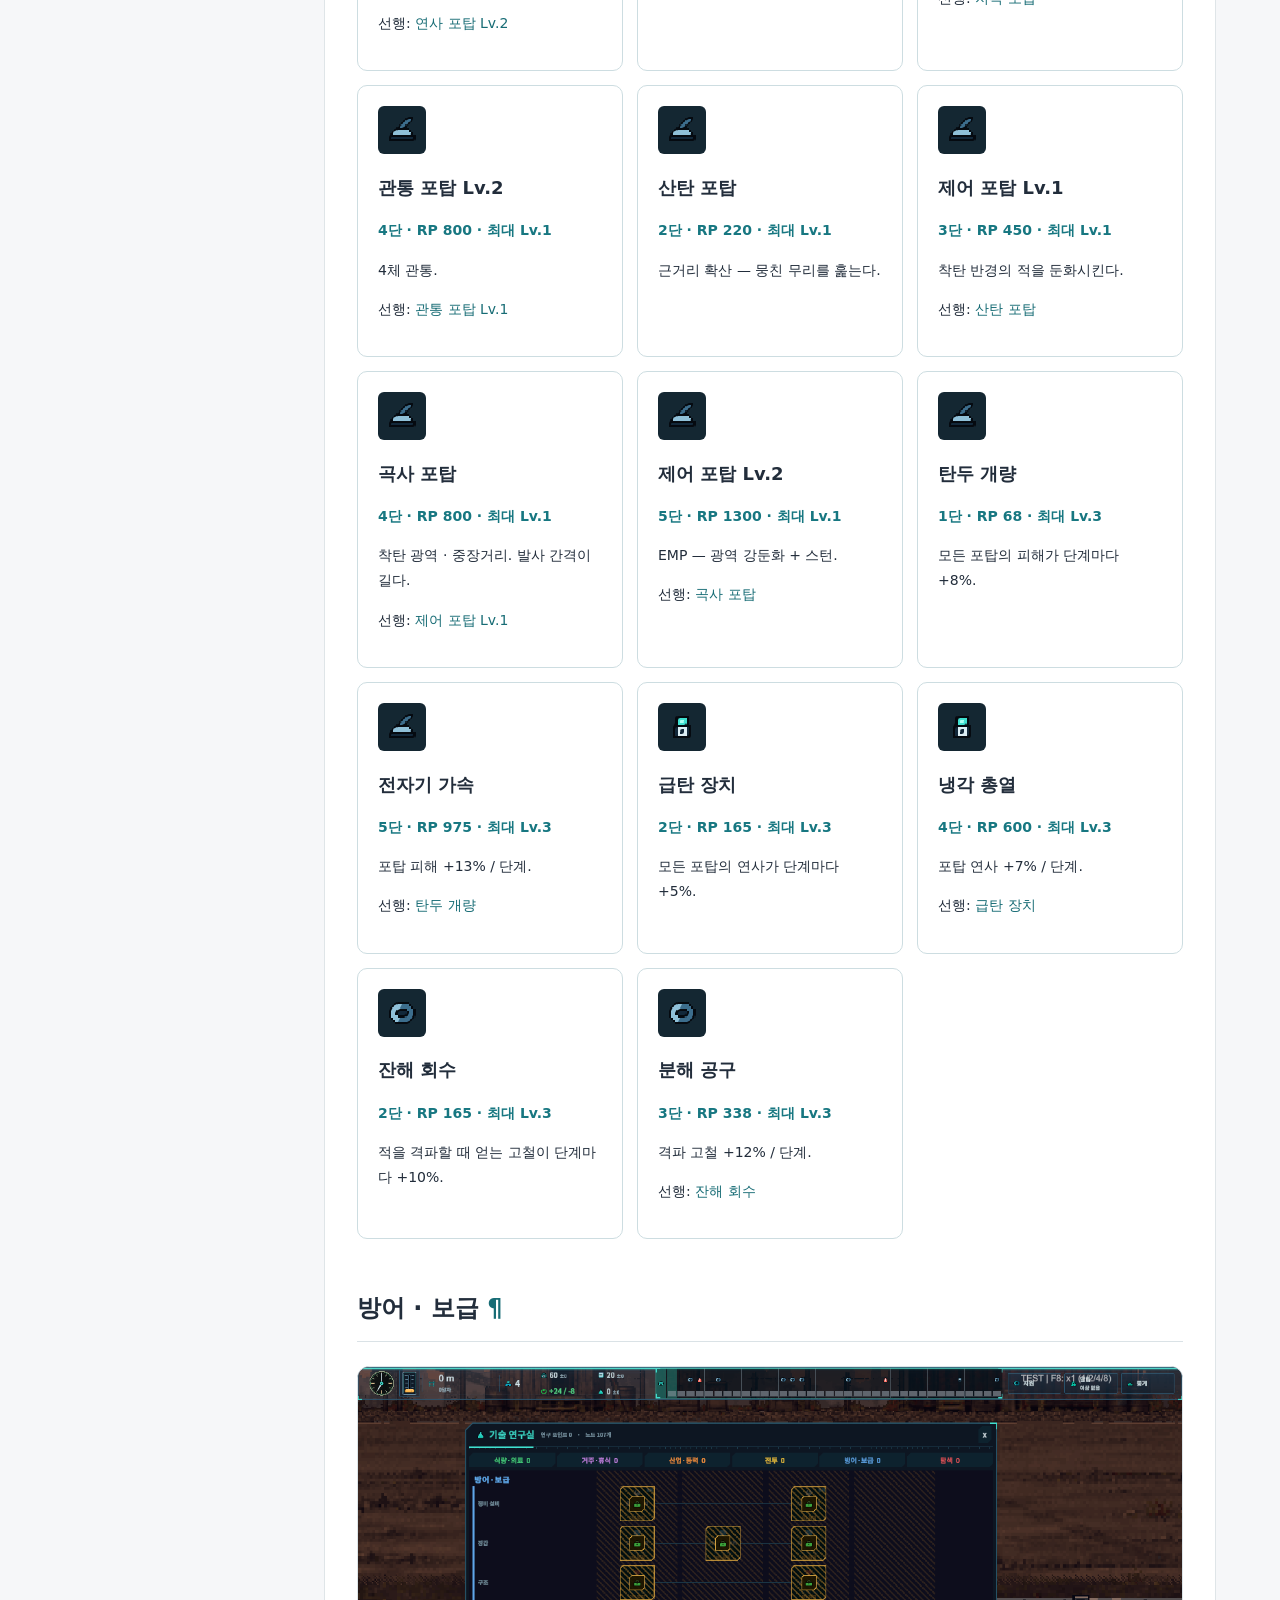
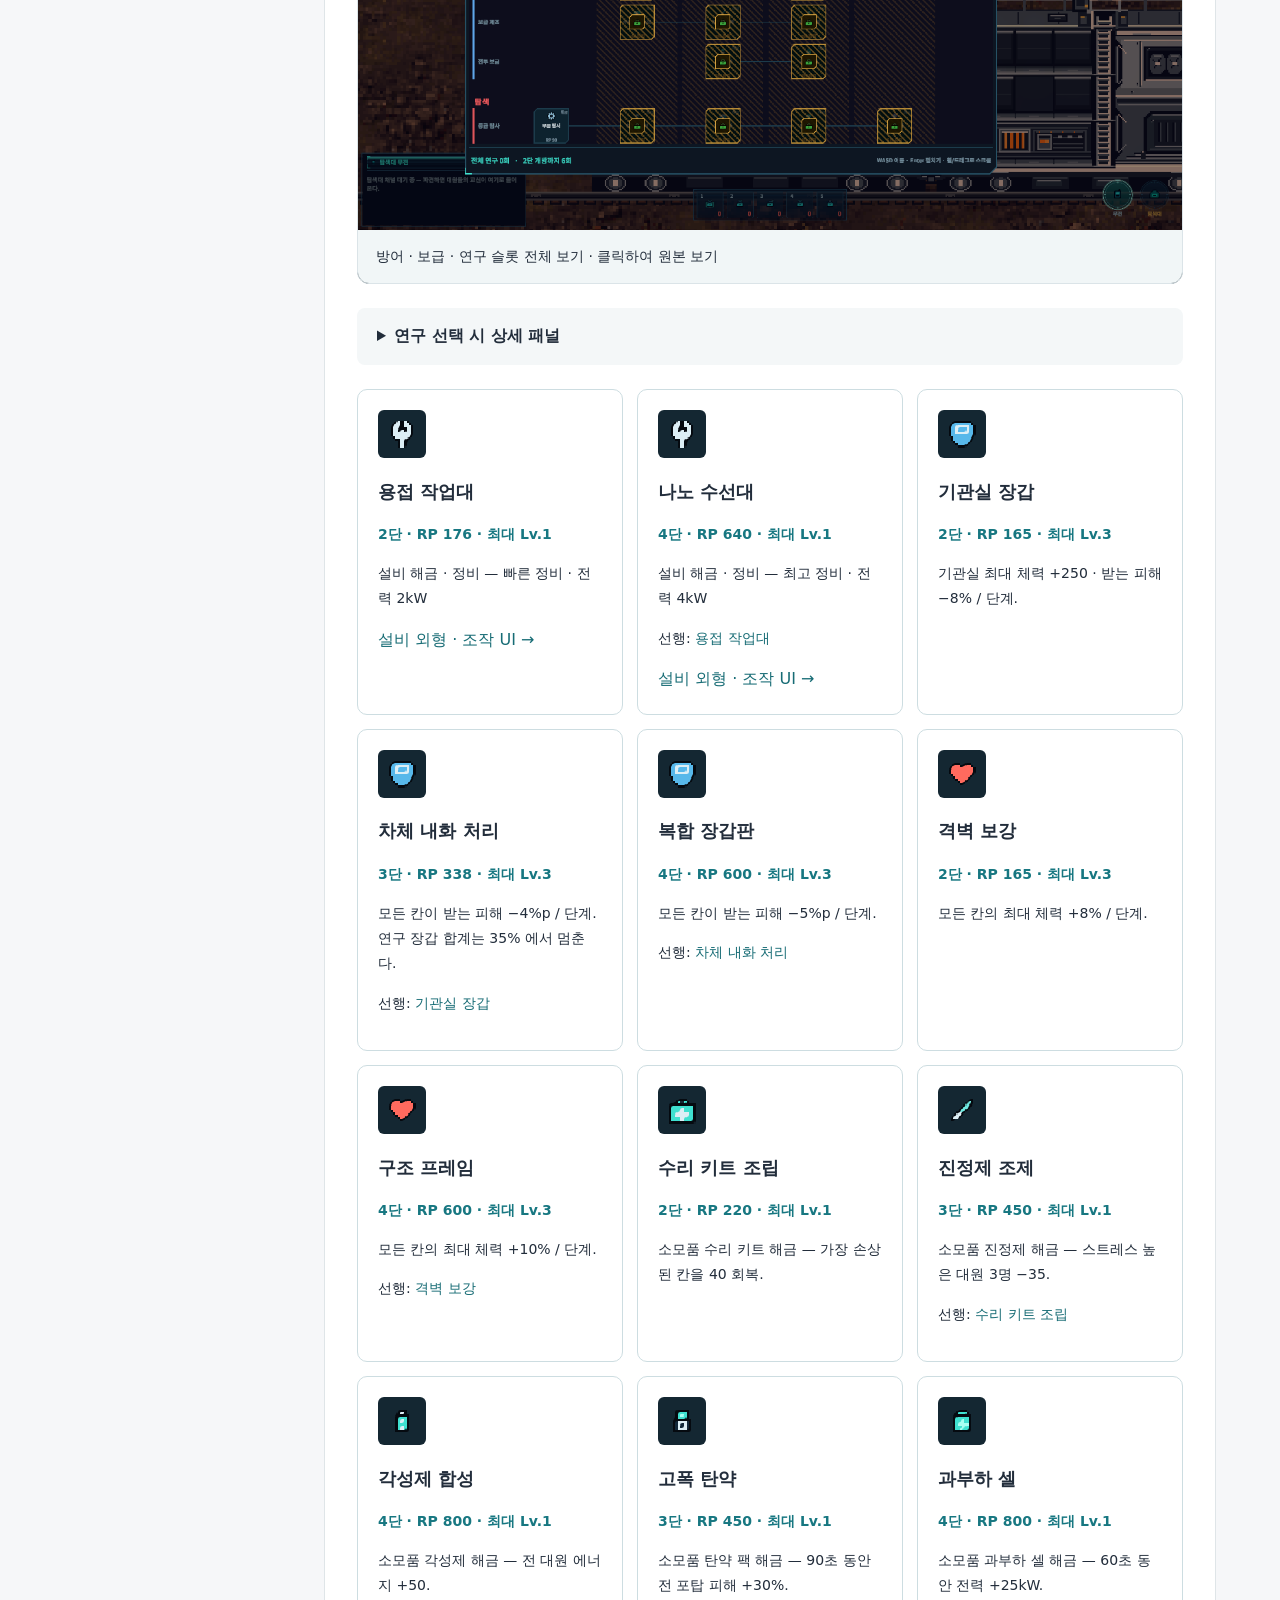
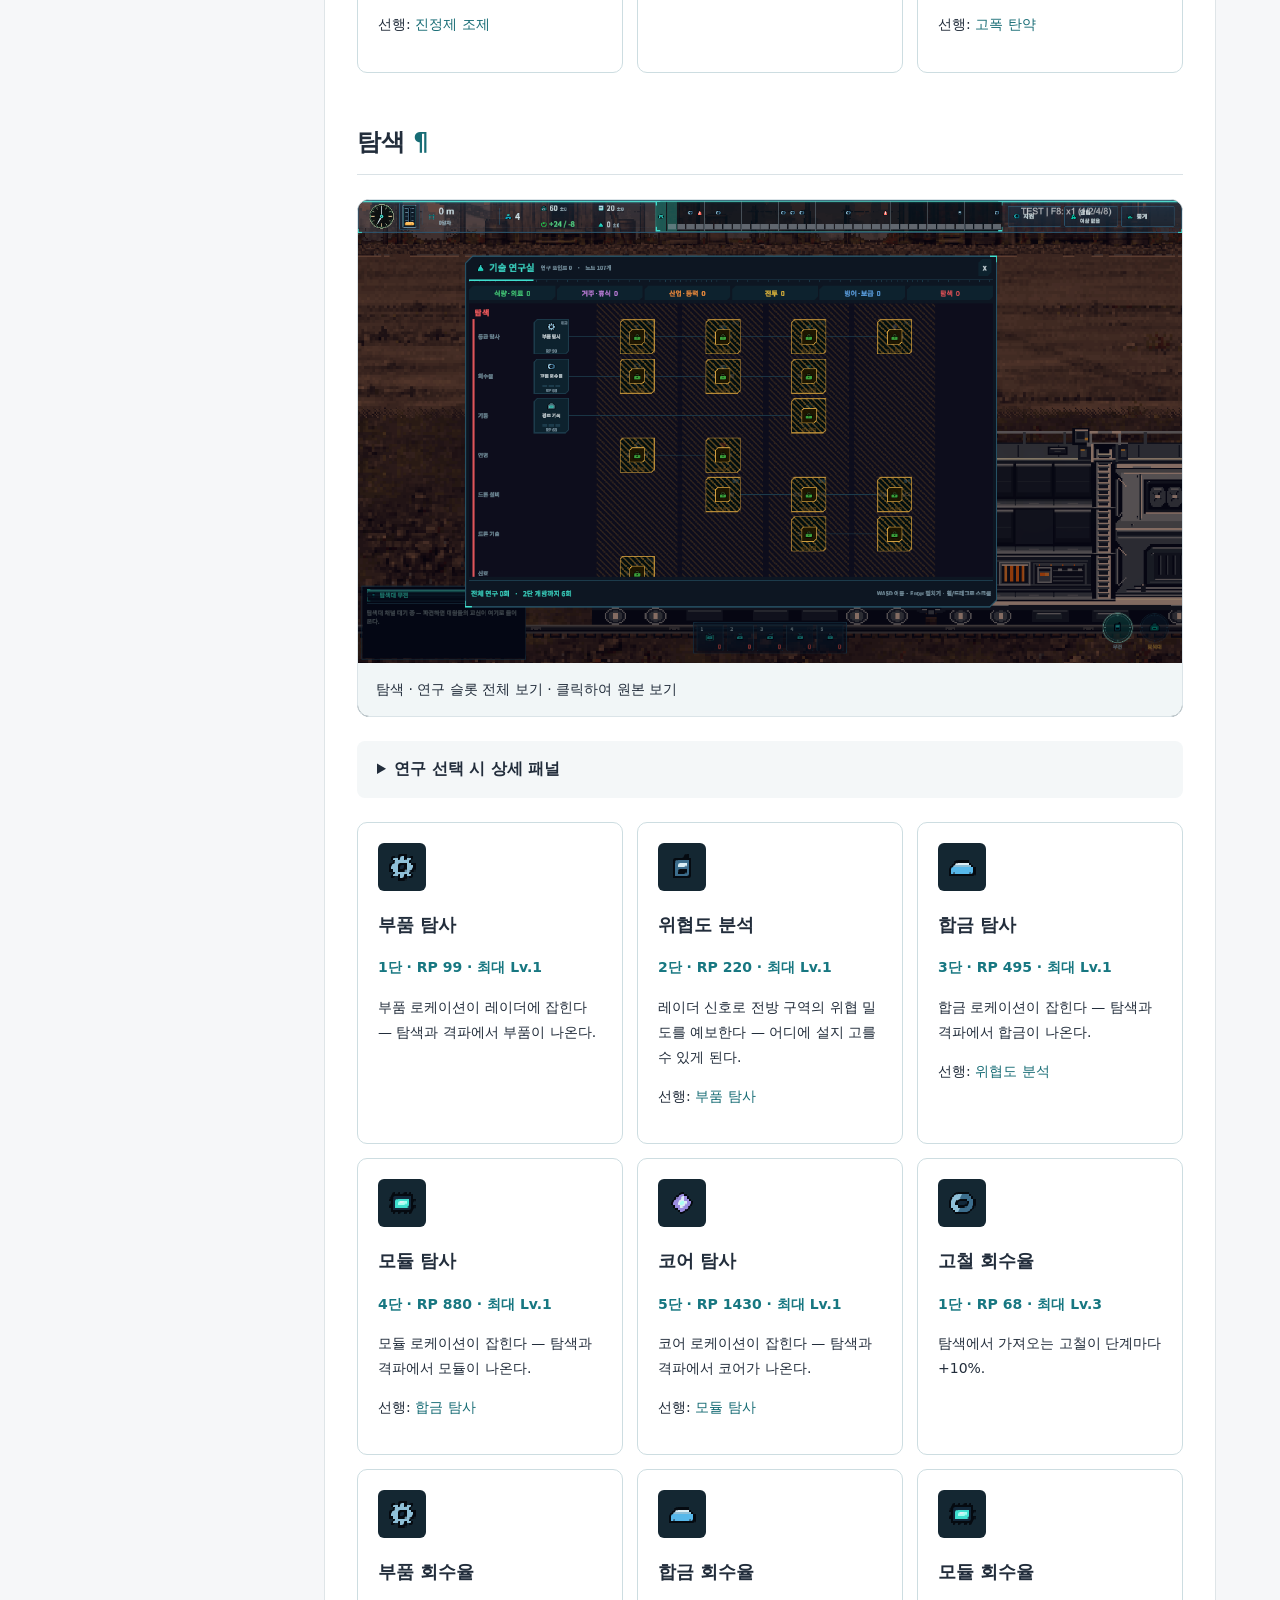
<file: research-atlas.html>
<!doctype html><html lang="ko"><head><meta charset="utf-8"><meta name="viewport" content="width=device-width,initial-scale=1"><title>연구 UI · 슬롯 도감 · 방주 열차 기획 위키</title><link rel="stylesheet" href="style.css"><script defer src="search.js"></script></head><body><aside><strong>ARK TRAIN</strong><small>방주 열차 · 기획 위키</small><nav aria-label="문서 메뉴"><a href="index.html">위키 홈</a><a href="design.html">통합 기획서</a><a href="events.html">사건 카드 위키</a><a href="slots.html">슬롯 · 설비 · UI 도감</a><a href="research-atlas.html">연구 UI · 슬롯 도감</a><a href="choices.html">선택 사건 설계</a><a href="crew.html">대원 · 대화 · 패닉</a><a href="tutorial.html">튜토리얼 · 첫 운행</a><a href="flow.html">플레이 흐름</a><a href="achievements.html">스팀 업적</a><a href="music.html">BGM 설계</a><a href="facilities.html">설비 · 확장안</a><a href="migration.html">기획 개정 이관표</a><a href="archive.html">이전 기획서 (보관)</a></nav></aside><main><label for="search">기획 문서 전체 검색</label><input id="search" type="search" placeholder="사건 카드, 스트레스, 연구…" autocomplete="off"><div id="results" aria-live="polite"></div><article><p class="meta">문서 원본: 2026-09-26 게임 코드 · 실행 UI 캡처</p><details><summary>이 문서의 목차</summary><div class="toc">
<ul>
<li><a href="#ui">연구 UI · 슬롯 도감</a><ul>
<li><a href="#_1">식량 · 의료</a></li>
<li><a href="#_2">거주 · 휴식</a></li>
<li><a href="#_3">산업 · 동력</a></li>
<li><a href="#_4">전투</a></li>
<li><a href="#_5">방어 · 보급</a></li>
<li><a href="#_6">탐색</a></li>
</ul>
</li>
</ul>
</div>
</details><h1 id="ui">연구 UI · 슬롯 도감<a class="headerlink" href="#ui" title="Permanent link"> ¶</a></h1>
<p>2026-09-26 실행 화면 및 연구 정의 기준. <strong>6개 계열 · 활성 연구 슬롯 107개.</strong></p>
<p>계열별 연구창과 상세 패널 아래에 연구 슬롯을 정리했다. 각 슬롯의 이름·아이콘·단계·기본 RP·선행 연구를 확인할 수 있다. RP는 첫 레벨 기준이며 재료 비용은 게임 상세 패널에서 별도로 확인한다.</p>
<h2 id="_1">식량 · 의료<a class="headerlink" href="#_1" title="Permanent link"> ¶</a></h2>
<figure class="ui-shot"><a href="images/catalog/5efdb335f5-research-Life.png" target="_blank" rel="noopener"><img src="images/catalog/5efdb335f5-research-Life.png" width="1202" height="676" loading="lazy" decoding="async" alt="식량 · 의료 · 연구 슬롯 전체 보기"></a><figcaption>식량 · 의료 · 연구 슬롯 전체 보기 · 클릭하여 원본 보기</figcaption></figure>
<details><summary>연구 선택 시 상세 패널</summary><figure class="ui-shot"><a href="images/catalog/149e0a214c-research-detail-Life.png" target="_blank" rel="noopener"><img src="images/catalog/149e0a214c-research-detail-Life.png" width="1202" height="676" loading="lazy" decoding="async" alt="식량 · 의료 · 선택한 연구의 비용·조건·효과"></a><figcaption>식량 · 의료 · 선택한 연구의 비용·조건·효과 · 클릭하여 원본 보기</figcaption></figure></details>

<div class="research-grid"><section class="research-node" id="node-facility_5_2"><img src="images/catalog/9fba13c34f-furn_hydroponic.png" alt="" loading="lazy" width="48" height="48"><h3>버섯 배양 선반</h3><p class="badge">1단 · RP 72 · 최대 Lv.1</p><p>설비 해금 · 재배 — 전력 절약형 식량
식량 1 / 26.7초 · 전력 0.5kW
빛이 필요 없다 — 전력이 모자라도 속도가 줄지 않는다</p><a href="slots.html#HydroponicGrower-2">설비 외형 · 조작 UI →</a></section><section class="research-node" id="node-facility_5_3"><img src="images/catalog/9fba13c34f-furn_hydroponic.png" alt="" loading="lazy" width="48" height="48"><h3>조류 배양조</h3><p class="badge">2단 · RP 176 · 최대 Lv.1</p><p>설비 해금 · 재배 — 고속 식량
식량 1 / 13.8초 · 전력 4.5kW
비린내 — 작업자 스트레스 +0.04/s</p><p>선행: <a href="#node-facility_5_2">버섯 배양 선반</a></p><a href="slots.html#HydroponicGrower-3">설비 외형 · 조작 UI →</a></section><section class="research-node" id="node-facility_5_4"><img src="images/catalog/9fba13c34f-furn_hydroponic.png" alt="" loading="lazy" width="48" height="48"><h3>곤충 단백 사육장</h3><p class="badge">3단 · RP 360 · 최대 Lv.1</p><p>설비 해금 · 재배 — 저전력 대량 식량
식량 1 / 10.5초 · 전력 2.5kW
혐오감 — 작업자 스트레스 +0.10/s</p><p>선행: <a href="#node-facility_5_3">조류 배양조</a></p><a href="slots.html#HydroponicGrower-4">설비 외형 · 조작 UI →</a></section><section class="research-node" id="node-facility_5_5"><img src="images/catalog/9fba13c34f-furn_hydroponic.png" alt="" loading="lazy" width="48" height="48"><h3>유전자 배양 플랜트</h3><p class="badge">5단 · RP 1040 · 최대 Lv.1</p><p>설비 해금 · 재배 — 최고 효율 식량
식량 1 / 7.7초 · 전력 7kW</p><p>선행: <a href="#node-facility_5_4">곤충 단백 사육장</a></p><a href="slots.html#HydroponicGrower-5">설비 외형 · 조작 UI →</a></section><section class="research-node" id="node-prod_grow"><img src="images/catalog/9fba13c34f-furn_hydroponic.png" alt="" loading="lazy" width="48" height="48"><h3>비료 개선</h3><p class="badge">1단 · RP 68 · 최대 Lv.3</p><p>재배 설비의 속도가 단계마다 +16% 오른다. 같은 자리·같은 사람으로 더 거둔다.</p></section><section class="research-node" id="node-prod_grow_genes"><img src="images/catalog/9fba13c34f-furn_hydroponic.png" alt="" loading="lazy" width="48" height="48"><h3>유전자 개조</h3><p class="badge">5단 · RP 975 · 최대 Lv.3</p><p>성장 주기를 편집한다. 재배 속도 +21% / 단계.</p><p>선행: <a href="#node-prod_grow">비료 개선</a></p></section><section class="research-node" id="node-prod_storage"><img src="images/catalog/28aac68187-furn_cooking.png" alt="" loading="lazy" width="48" height="48"><h3>합성 조리대</h3><p class="badge">2단 · RP 176 · 최대 Lv.1</p><p>설비 해금 · 조리 — 식량 증폭
식량 1 → 4 · 속도 ×1 · 전력 2kW</p><a href="slots.html#CookingStation-1">설비 외형 · 조작 UI →</a></section><section class="research-node" id="node-facility_6_2"><img src="images/catalog/28aac68187-furn_cooking.png" alt="" loading="lazy" width="48" height="48"><h3>압력 조리기</h3><p class="badge">3단 · RP 360 · 최대 Lv.1</p><p>설비 해금 · 조리 — 빠른 증폭
식량 1 → 4 · 속도 ×1.7 · 전력 3.5kW</p><p>선행: <a href="#node-prod_storage">합성 조리대</a></p><a href="slots.html#CookingStation-2">설비 외형 · 조작 UI →</a></section><section class="research-node" id="node-facility_6_3"><img src="images/catalog/28aac68187-furn_cooking.png" alt="" loading="lazy" width="48" height="48"><h3>대량 급식 솥</h3><p class="badge">4단 · RP 640 · 최대 Lv.1</p><p>설비 해금 · 조리 — 느린 대량 증폭
식량 1 → 7 · 속도 ×0.6 · 전력 2kW
고된 노동 — 작업자 스트레스 +0.05/s</p><p>선행: <a href="#node-facility_6_2">압력 조리기</a></p><a href="slots.html#CookingStation-3">설비 외형 · 조작 UI →</a></section><section class="research-node" id="node-facility_6_4"><img src="images/catalog/28aac68187-furn_cooking.png" alt="" loading="lazy" width="48" height="48"><h3>분자 조리 셀</h3><p class="badge">5단 · RP 1040 · 최대 Lv.1</p><p>설비 해금 · 조리 — 최고 증폭
식량 1 → 9 · 속도 ×1.3 · 전력 5kW</p><p>선행: <a href="#node-facility_6_3">대량 급식 솥</a></p><a href="slots.html#CookingStation-4">설비 외형 · 조작 UI →</a></section><section class="research-node" id="node-life_cook_flow"><img src="images/catalog/28aac68187-furn_cooking.png" alt="" loading="lazy" width="48" height="48"><h3>조리 동선 정리</h3><p class="badge">2단 · RP 165 · 최대 Lv.3</p><p>조리 설비의 속도가 단계마다 +10% 오른다.</p></section><section class="research-node" id="node-prod_ration"><img src="images/catalog/c48df2e87a-res_food.png" alt="" loading="lazy" width="48" height="48"><h3>배급 최적화</h3><p class="badge">3단 · RP 338 · 최대 Lv.3</p><p>1인분 식비가 단계마다 1 줄어든다(5 → 2). 사람이 늘수록 크게 듣는다.</p><p>선행: <a href="#node-life_cook_flow">조리 동선 정리</a></p></section><section class="research-node" id="node-life_cook_press"><img src="images/catalog/28aac68187-furn_cooking.png" alt="" loading="lazy" width="48" height="48"><h3>압력 솥 개량</h3><p class="badge">4단 · RP 600 · 최대 Lv.3</p><p>조리 설비의 속도가 단계마다 +15% 오른다.</p><p>선행: <a href="#node-prod_ration">배급 최적화</a></p></section><section class="research-node" id="node-life_aid_post"><img src="images/catalog/28dc0f58cc-furn_infirmary.png" alt="" loading="lazy" width="48" height="48"><h3>간이 의무소</h3><p class="badge">1단 · RP 72 · 최대 Lv.1</p><p>설비 해금 · 의료 — 초반 치료 · 소생
 · 전력 1kW</p><a href="slots.html#FirstAidPost-1">설비 외형 · 조작 UI →</a></section><section class="research-node" id="node-prod_infirmary"><img src="images/catalog/28dc0f58cc-furn_infirmary.png" alt="" loading="lazy" width="48" height="48"><h3>재생 의료실</h3><p class="badge">4단 · RP 640 · 최대 Lv.1</p><p>설비 해금 · 의료 — 중후반 치료 · 소생
침상 4 · 치료 8/s · 소생 재장전 60초 · 전력 6kW</p><p>선행: <a href="#node-life_aid_post">간이 의무소</a></p><a href="slots.html#Infirmary-1">설비 외형 · 조작 UI →</a></section><section class="research-node" id="node-life_first_aid"><img src="images/catalog/363486b2dd-stat_health.png" alt="" loading="lazy" width="48" height="48"><h3>응급 처치 교육</h3><p class="badge">2단 · RP 165 · 최대 Lv.3</p><p>의료 설비의 치료 속도가 단계마다 +15% 오른다.</p></section><section class="research-node" id="node-life_regen_drug"><img src="images/catalog/363486b2dd-stat_health.png" alt="" loading="lazy" width="48" height="48"><h3>재생 치료제</h3><p class="badge">4단 · RP 600 · 최대 Lv.3</p><p>의료 설비의 치료 속도가 단계마다 +20% 오른다.</p><p>선행: <a href="#node-life_first_aid">응급 처치 교육</a></p></section></div>

<h2 id="_2">거주 · 휴식<a class="headerlink" href="#_2" title="Permanent link"> ¶</a></h2>
<figure class="ui-shot"><a href="images/catalog/3b1ba4caea-research-Habitat.png" target="_blank" rel="noopener"><img src="images/catalog/3b1ba4caea-research-Habitat.png" width="1202" height="676" loading="lazy" decoding="async" alt="거주 · 휴식 · 연구 슬롯 전체 보기"></a><figcaption>거주 · 휴식 · 연구 슬롯 전체 보기 · 클릭하여 원본 보기</figcaption></figure>
<details><summary>연구 선택 시 상세 패널</summary><figure class="ui-shot"><a href="images/catalog/262f7aa81d-research-detail-Habitat.png" target="_blank" rel="noopener"><img src="images/catalog/262f7aa81d-research-detail-Habitat.png" width="1202" height="676" loading="lazy" decoding="async" alt="거주 · 휴식 · 선택한 연구의 비용·조건·효과"></a><figcaption>거주 · 휴식 · 선택한 연구의 비용·조건·효과 · 클릭하여 원본 보기</figcaption></figure></details>

<div class="research-grid"><section class="research-node" id="node-facility_8_2"><img src="images/catalog/26e721e326-furn_bed_bunk.png" alt="" loading="lazy" width="48" height="48"><h3>온열 수면실</h3><p class="badge">2단 · RP 176 · 최대 Lv.1</p><p>설비 해금 · 공용 수면실 — 빠른 회복
4명 · 회복 ×1.3 · 전력 2kW</p><a href="slots.html#BedBunk-2">설비 외형 · 조작 UI →</a></section><section class="research-node" id="node-facility_8_3"><img src="images/catalog/26e721e326-furn_bed_bunk.png" alt="" loading="lazy" width="48" height="48"><h3>재생 수면 구획</h3><p class="badge">4단 · RP 640 · 최대 Lv.1</p><p>설비 해금 · 공용 수면실 — 최고 회복
4명 · 회복 ×1.7 · 전력 4kW</p><p>선행: <a href="#node-facility_8_2">온열 수면실</a></p><a href="slots.html#BedBunk-3">설비 외형 · 조작 UI →</a></section><section class="research-node" id="node-prod_bed"><img src="images/catalog/648010158a-furn_capsule_bed.png" alt="" loading="lazy" width="48" height="48"><h3>캡슐 수면실</h3><p class="badge">1단 · RP 72 · 최대 Lv.1</p><p>설비 해금 · 개인 침실 — 개인 수면 구획
2명 · 회복 ×1 · 전력 1kW</p><a href="slots.html#CapsuleBed-1">설비 외형 · 조작 UI →</a></section><section class="research-node" id="node-facility_9_2"><img src="images/catalog/648010158a-furn_capsule_bed.png" alt="" loading="lazy" width="48" height="48"><h3>방음 캡슐</h3><p class="badge">3단 · RP 360 · 최대 Lv.1</p><p>설비 해금 · 개인 침실 — 조용한 개인실
2명 · 회복 ×1.35 · 전력 2kW</p><p>선행: <a href="#node-prod_bed">캡슐 수면실</a></p><a href="slots.html#CapsuleBed-2">설비 외형 · 조작 UI →</a></section><section class="research-node" id="node-facility_9_3"><img src="images/catalog/648010158a-furn_capsule_bed.png" alt="" loading="lazy" width="48" height="48"><h3>동면 캡슐</h3><p class="badge">5단 · RP 1040 · 최대 Lv.1</p><p>설비 해금 · 개인 침실 — 초고속 회복
2명 · 회복 ×1.75 · 전력 4kW</p><p>선행: <a href="#node-facility_9_2">방음 캡슐</a></p><a href="slots.html#CapsuleBed-3">설비 외형 · 조작 UI →</a></section><section class="research-node" id="node-hab_sleep_hygiene"><img src="images/catalog/26e721e326-furn_bed_bunk.png" alt="" loading="lazy" width="48" height="48"><h3>수면 위생</h3><p class="badge">1단 · RP 68 · 최대 Lv.3</p><p>정해진 소등 시간. 수면 회복이 단계마다 +13%.</p></section><section class="research-node" id="node-hab_sleep_rhythm"><img src="images/catalog/26e721e326-furn_bed_bunk.png" alt="" loading="lazy" width="48" height="48"><h3>생체 리듬 조율</h3><p class="badge">4단 · RP 600 · 최대 Lv.3</p><p>조명으로 교대조의 리듬을 맞춘다. 수면 회복 +17% / 단계.</p><p>선행: <a href="#node-hab_sleep_hygiene">수면 위생</a></p></section><section class="research-node" id="node-prod_welfare"><img src="images/catalog/90a7ead1ae-stat_stress.png" alt="" loading="lazy" width="48" height="48"><h3>휴게 부스</h3><p class="badge">1단 · RP 90 · 최대 Lv.1</p><p>1칸 휴게 부스 3종 해금 — 전술 시뮬(T·J) · 홀로 오락(E·N) · 모형 조립(I·S). 2명 · 해소 0.50/s.</p></section><section class="research-node" id="node-hab_planter"><img src="images/catalog/975dfa8aaf-furn_greenhouse.png" alt="" loading="lazy" width="48" height="48"><h3>화분 선반</h3><p class="badge">3단 · RP 360 · 최대 Lv.1</p><p>설비 해금 · 화분 — 칸 스트레스 완화
 · 전력 0.5kW
같은 칸 대원의 스트레스 상승 −8%</p><p>선행: <a href="#node-prod_welfare">휴게 부스</a></p><a href="slots.html#PlanterShelf-1">설비 외형 · 조작 UI →</a></section><section class="research-node" id="node-prod_lounge_hall"><img src="images/catalog/90a7ead1ae-stat_stress.png" alt="" loading="lazy" width="48" height="48"><h3>휴게 홀</h3><p class="badge">4단 · RP 800 · 최대 Lv.1</p><p>2칸 휴게 홀 3종 해금 — 네온 바(E·F) · 온실 라운지(S·P) · 관측 라운지(I·N). 4명 · 해소 0.75/s.</p><p>선행: <a href="#node-hab_planter">화분 선반</a></p></section><section class="research-node" id="node-hab_leisure_prog"><img src="images/catalog/90a7ead1ae-stat_stress.png" alt="" loading="lazy" width="48" height="48"><h3>여가 프로그램</h3><p class="badge">2단 · RP 165 · 최대 Lv.3</p><p>휴게 설비의 해소량이 단계마다 +16%.</p></section><section class="research-node" id="node-hab_counsel"><img src="images/catalog/90a7ead1ae-stat_stress.png" alt="" loading="lazy" width="48" height="48"><h3>심리 상담 규약</h3><p class="badge">5단 · RP 975 · 최대 Lv.3</p><p>휴게 설비의 해소량 +21% / 단계.</p><p>선행: <a href="#node-hab_leisure_prog">여가 프로그램</a></p></section><section class="research-node" id="node-hab_roster"><img src="images/catalog/9028b5c3f8-ui_crew.png" alt="" loading="lazy" width="48" height="48"><h3>교대 근무표</h3><p class="badge">1단 · RP 68 · 최대 Lv.3</p><p>모든 스트레스 상승이 단계마다 5% 줄어든다. 예방은 치료보다 싸다.</p></section><section class="research-node" id="node-hab_community"><img src="images/catalog/9028b5c3f8-ui_crew.png" alt="" loading="lazy" width="48" height="48"><h3>공동체 규약</h3><p class="badge">4단 · RP 600 · 최대 Lv.3</p><p>스트레스 상승 −7% / 단계.</p><p>선행: <a href="#node-hab_roster">교대 근무표</a></p></section></div>

<h2 id="_3">산업 · 동력<a class="headerlink" href="#_3" title="Permanent link"> ¶</a></h2>
<figure class="ui-shot"><a href="images/catalog/6af075fda0-research-Industry.png" target="_blank" rel="noopener"><img src="images/catalog/6af075fda0-research-Industry.png" width="1202" height="676" loading="lazy" decoding="async" alt="산업 · 동력 · 연구 슬롯 전체 보기"></a><figcaption>산업 · 동력 · 연구 슬롯 전체 보기 · 클릭하여 원본 보기</figcaption></figure>
<details><summary>연구 선택 시 상세 패널</summary><figure class="ui-shot"><a href="images/catalog/e66b738d22-research-detail-Industry.png" target="_blank" rel="noopener"><img src="images/catalog/e66b738d22-research-detail-Industry.png" width="1202" height="676" loading="lazy" decoding="async" alt="산업 · 동력 · 선택한 연구의 비용·조건·효과"></a><figcaption>산업 · 동력 · 선택한 연구의 비용·조건·효과 · 클릭하여 원본 보기</figcaption></figure></details>

<div class="research-grid"><section class="research-node" id="node-facility_16_2"><img src="images/catalog/93b62023e2-furn_fabricator.png" alt="" loading="lazy" width="48" height="48"><h3>수동 공구 벤치</h3><p class="badge">1단 · RP 72 · 최대 Lv.1</p><p>설비 해금 · 제작 — 무전력 제작
제작 속도 ×0.65 · 1등급 레시피
전기 없이 손으로 — 느리고 힘들다(스트레스 +0.03/s)</p><a href="slots.html#Fabricator-2">설비 외형 · 조작 UI →</a></section><section class="research-node" id="node-facility_16_3"><img src="images/catalog/93b62023e2-furn_fabricator.png" alt="" loading="lazy" width="48" height="48"><h3>정밀 가공대</h3><p class="badge">2단 · RP 176 · 최대 Lv.1</p><p>설비 해금 · 제작 — 2등급 레시피
제작 속도 ×1.2 · 2등급 레시피 · 전력 5kW</p><p>선행: <a href="#node-facility_16_2">수동 공구 벤치</a></p><a href="slots.html#Fabricator-3">설비 외형 · 조작 UI →</a></section><section class="research-node" id="node-facility_16_4"><img src="images/catalog/93b62023e2-furn_fabricator.png" alt="" loading="lazy" width="48" height="48"><h3>합성 프린터</h3><p class="badge">3단 · RP 360 · 최대 Lv.1</p><p>설비 해금 · 제작 — 3등급 레시피
제작 속도 ×1.5 · 3등급 레시피 · 전력 6kW</p><p>선행: <a href="#node-facility_16_3">정밀 가공대</a></p><a href="slots.html#Fabricator-4">설비 외형 · 조작 UI →</a></section><section class="research-node" id="node-facility_16_5"><img src="images/catalog/93b62023e2-furn_fabricator.png" alt="" loading="lazy" width="48" height="48"><h3>자동 공작 셀</h3><p class="badge">4단 · RP 640 · 최대 Lv.1</p><p>설비 해금 · 제작 — 4등급 · 고속 제작
제작 속도 ×2 · 4등급 레시피 · 전력 8kW
사람은 감독만 한다 — 작업자 스트레스 −0.02/s</p><p>선행: <a href="#node-facility_16_4">합성 프린터</a></p><a href="slots.html#Fabricator-5">설비 외형 · 조작 UI →</a></section><section class="research-node" id="node-ind_tool_care"><img src="images/catalog/93b62023e2-furn_fabricator.png" alt="" loading="lazy" width="48" height="48"><h3>공구 정비</h3><p class="badge">1단 · RP 68 · 최대 Lv.3</p><p>제작 설비의 속도가 단계마다 +14%.</p></section><section class="research-node" id="node-ind_auto_proc"><img src="images/catalog/93b62023e2-furn_fabricator.png" alt="" loading="lazy" width="48" height="48"><h3>자동 공정 제어</h3><p class="badge">4단 · RP 600 · 최대 Lv.3</p><p>제작 속도 +21% / 단계.</p><p>선행: <a href="#node-ind_tool_care">공구 정비</a></p></section><section class="research-node" id="node-prod_refine_part"><img src="images/catalog/e29d54cfb5-res_part.png" alt="" loading="lazy" width="48" height="48"><h3>정제 · 부품</h3><p class="badge">2단 · RP 220 · 최대 Lv.1</p><p>제작대에서 고철 5 → 부품 1.</p></section><section class="research-node" id="node-prod_refine_alloy"><img src="images/catalog/dd0d5b616f-res_alloy.png" alt="" loading="lazy" width="48" height="48"><h3>정제 · 합금</h3><p class="badge">3단 · RP 450 · 최대 Lv.1</p><p>제작대에서 부품 5 → 합금 1.</p><p>선행: <a href="#node-prod_refine_part">정제 · 부품</a></p></section><section class="research-node" id="node-prod_refine_module"><img src="images/catalog/8973a1c35f-res_module.png" alt="" loading="lazy" width="48" height="48"><h3>정제 · 모듈/코어</h3><p class="badge">4단 · RP 800 · 최대 Lv.1</p><p>제작대에서 합금 5 → 모듈 1, 모듈 5 → 코어 1.</p><p>선행: <a href="#node-prod_refine_alloy">정제 · 합금</a></p></section><section class="research-node" id="node-facility_3_2"><img src="images/catalog/604133b83c-furn_tech_desk.png" alt="" loading="lazy" width="48" height="48"><h3>기록 보관 단말</h3><p class="badge">1단 · RP 72 · 최대 Lv.1</p><p>설비 해금 · 연구 — 조용한 연구
RP 1.4/s · 전력 1kW
정리 작업은 마음을 가라앉힌다 — 스트레스 −0.04/s</p><a href="slots.html#TechDesk-2">설비 외형 · 조작 UI →</a></section><section class="research-node" id="node-facility_3_3"><img src="images/catalog/604133b83c-furn_tech_desk.png" alt="" loading="lazy" width="48" height="48"><h3>병렬 연산 랙</h3><p class="badge">2단 · RP 176 · 최대 Lv.1</p><p>설비 해금 · 연구 — 고속 연구
RP 3/s · 전력 6kW</p><p>선행: <a href="#node-facility_3_2">기록 보관 단말</a></p><a href="slots.html#TechDesk-3">설비 외형 · 조작 UI →</a></section><section class="research-node" id="node-facility_3_4"><img src="images/catalog/604133b83c-furn_tech_desk.png" alt="" loading="lazy" width="48" height="48"><h3>시뮬레이션 코어</h3><p class="badge">4단 · RP 640 · 최대 Lv.1</p><p>설비 해금 · 연구 — 대규모 연구
RP 4.4/s · 전력 8kW
끝없는 사고 실험 — 작업자 스트레스 +0.05/s</p><p>선행: <a href="#node-facility_3_3">병렬 연산 랙</a></p><a href="slots.html#TechDesk-4">설비 외형 · 조작 UI →</a></section><section class="research-node" id="node-facility_3_5"><img src="images/catalog/604133b83c-furn_tech_desk.png" alt="" loading="lazy" width="48" height="48"><h3>관측 데이터 링크</h3><p class="badge">5단 · RP 1040 · 최대 Lv.1</p><p>설비 해금 · 연구 — 최고 연구
RP 5.8/s · 전력 11kW</p><p>선행: <a href="#node-facility_3_4">시뮬레이션 코어</a></p><a href="slots.html#TechDesk-5">설비 외형 · 조작 UI →</a></section><section class="research-node" id="node-ind_indexing"><img src="images/catalog/5cc0b77fd1-res_rp.png" alt="" loading="lazy" width="48" height="48"><h3>자료 색인</h3><p class="badge">1단 · RP 68 · 최대 Lv.3</p><p>연구 설비의 연구 포인트 산출이 단계마다 +14%.</p></section><section class="research-node" id="node-ind_hypothesis"><img src="images/catalog/5cc0b77fd1-res_rp.png" alt="" loading="lazy" width="48" height="48"><h3>가설 자동화</h3><p class="badge">5단 · RP 975 · 최대 Lv.3</p><p>연구 산출 +21% / 단계.</p><p>선행: <a href="#node-ind_indexing">자료 색인</a></p></section><section class="research-node" id="node-facility_15_2"><img src="images/catalog/43539a06d1-ui_power.png" alt="" loading="lazy" width="48" height="48"><h3>저속 터빈</h3><p class="badge">1단 · RP 72 · 최대 Lv.1</p><p>설비 해금 · 발전 — 연료 절약형
+11kW · 연료 0.10/s (110kW·s/연료)</p><a href="slots.html#Generator-2">설비 외형 · 조작 UI →</a></section><section class="research-node" id="node-facility_15_3"><img src="images/catalog/43539a06d1-ui_power.png" alt="" loading="lazy" width="48" height="48"><h3>고압 연소로</h3><p class="badge">2단 · RP 176 · 최대 Lv.1</p><p>설비 해금 · 발전 — 고출력 · 연비 나쁨
+36kW · 연료 0.55/s (65kW·s/연료)
연료당 전력이 가장 나쁘다(65kW·s)</p><p>선행: <a href="#node-facility_15_2">저속 터빈</a></p><a href="slots.html#Generator-3">설비 외형 · 조작 UI →</a></section><section class="research-node" id="node-facility_15_4"><img src="images/catalog/43539a06d1-ui_power.png" alt="" loading="lazy" width="48" height="48"><h3>열전 회수 발전기</h3><p class="badge">3단 · RP 360 · 최대 Lv.1</p><p>설비 해금 · 발전 — 고효율 발전
+27kW · 연료 0.22/s (123kW·s/연료)</p><p>선행: <a href="#node-facility_15_3">고압 연소로</a></p><a href="slots.html#Generator-4">설비 외형 · 조작 UI →</a></section><section class="research-node" id="node-facility_15_5"><img src="images/catalog/43539a06d1-ui_power.png" alt="" loading="lazy" width="48" height="48"><h3>코어 반응로</h3><p class="badge">5단 · RP 1040 · 최대 Lv.1</p><p>설비 해금 · 발전 — 최고 출력
+62kW · 연료 0.45/s (138kW·s/연료)</p><p>선행: <a href="#node-facility_15_4">열전 회수 발전기</a></p><a href="slots.html#Generator-5">설비 외형 · 조작 UI →</a></section><section class="research-node" id="node-prod_rectifier"><img src="images/catalog/43539a06d1-ui_power.png" alt="" loading="lazy" width="48" height="48"><h3>전력 정류기</h3><p class="badge">2단 · RP 165 · 최대 Lv.3</p><p>발전 설비의 출력이 단계마다 +10%. 연료는 더 태우지 않는다.</p></section><section class="research-node" id="node-ind_field_coil"><img src="images/catalog/43539a06d1-ui_power.png" alt="" loading="lazy" width="48" height="48"><h3>자기장 코일</h3><p class="badge">4단 · RP 600 · 최대 Lv.3</p><p>발전 출력 +14% / 단계.</p><p>선행: <a href="#node-prod_rectifier">전력 정류기</a></p></section><section class="research-node" id="node-ind_combustion"><img src="images/catalog/af88625c91-res_fuel.png" alt="" loading="lazy" width="48" height="48"><h3>연소 최적화</h3><p class="badge">2단 · RP 165 · 최대 Lv.3</p><p>발전 설비가 태우는 연료가 단계마다 5% 준다.</p></section><section class="research-node" id="node-ind_catalyst"><img src="images/catalog/af88625c91-res_fuel.png" alt="" loading="lazy" width="48" height="48"><h3>촉매 연소</h3><p class="badge">5단 · RP 975 · 최대 Lv.3</p><p>발전 연료 −7% / 단계.</p><p>선행: <a href="#node-ind_combustion">연소 최적화</a></p></section><section class="research-node" id="node-prod_scavenge"><img src="images/catalog/af88625c91-res_fuel.png" alt="" loading="lazy" width="48" height="48"><h3>집유 흡기구</h3><p class="badge">1단 · RP 68 · 최대 Lv.3</p><p>주행 중 응축연료 회수가 단계마다 +22%. 달리는 동안에만 모인다.</p></section><section class="research-node" id="node-ind_intake_filter"><img src="images/catalog/af88625c91-res_fuel.png" alt="" loading="lazy" width="48" height="48"><h3>흡기 필터</h3><p class="badge">4단 · RP 600 · 최대 Lv.3</p><p>주행 집유 +23% / 단계.</p><p>선행: <a href="#node-prod_scavenge">집유 흡기구</a></p></section><section class="research-node" id="node-prod_throttle"><img src="images/catalog/009af672ff-ui_train.png" alt="" loading="lazy" width="48" height="48"><h3>추진 제어</h3><p class="badge">1단 · RP 90 · 최대 Lv.1</p><p>동력코어에서 주행 속도 단계(저속·표준·고속)를 직접 조절한다.</p></section><section class="research-node" id="node-ind_power_save"><img src="images/catalog/43539a06d1-ui_power.png" alt="" loading="lazy" width="48" height="48"><h3>절전 회로</h3><p class="badge">2단 · RP 165 · 최대 Lv.3</p><p>모든 설비의 소비 전력이 단계마다 4% 준다.</p><p>선행: <a href="#node-prod_throttle">추진 제어</a></p></section><section class="research-node" id="node-ind_load_balance"><img src="images/catalog/43539a06d1-ui_power.png" alt="" loading="lazy" width="48" height="48"><h3>부하 분산</h3><p class="badge">4단 · RP 600 · 최대 Lv.3</p><p>설비 소비 전력 −5% / 단계.</p><p>선행: <a href="#node-ind_power_save">절전 회로</a></p></section></div>

<h2 id="_4">전투<a class="headerlink" href="#_4" title="Permanent link"> ¶</a></h2>
<figure class="ui-shot"><a href="images/catalog/d19dafaa73-research-Combat.png" target="_blank" rel="noopener"><img src="images/catalog/d19dafaa73-research-Combat.png" width="1202" height="676" loading="lazy" decoding="async" alt="전투 · 연구 슬롯 전체 보기"></a><figcaption>전투 · 연구 슬롯 전체 보기 · 클릭하여 원본 보기</figcaption></figure>
<details><summary>연구 선택 시 상세 패널</summary><figure class="ui-shot"><a href="images/catalog/5a7226fb63-research-detail-Combat.png" target="_blank" rel="noopener"><img src="images/catalog/5a7226fb63-research-detail-Combat.png" width="1202" height="676" loading="lazy" decoding="async" alt="전투 · 선택한 연구의 비용·조건·효과"></a><figcaption>전투 · 선택한 연구의 비용·조건·효과 · 클릭하여 원본 보기</figcaption></figure></details>

<div class="research-grid"><section class="research-node" id="node-cbt_rapid1"><img src="images/catalog/0c3ce25c3d-furn_turret.png" alt="" loading="lazy" width="48" height="48"><h3>연사 포탑 Lv.1</h3><p class="badge">1단 · RP 90 · 최대 Lv.1</p><p>포탑을 연사형 1단으로 올릴 수 있다. 저댐 고연사.</p></section><section class="research-node" id="node-cbt_cls_smg"><img src="images/catalog/0c3ce25c3d-furn_turret.png" alt="" loading="lazy" width="48" height="48"><h3>기관 포탑</h3><p class="badge">2단 · RP 220 · 최대 Lv.1</p><p>근거리 초고연사 포탑. 장거리는 거의 못 맞힌다.</p><p>선행: <a href="#node-cbt_rapid1">연사 포탑 Lv.1</a></p></section><section class="research-node" id="node-cbt_rapid2"><img src="images/catalog/0c3ce25c3d-furn_turret.png" alt="" loading="lazy" width="48" height="48"><h3>연사 포탑 Lv.2</h3><p class="badge">3단 · RP 450 · 최대 Lv.1</p><p>연사형 최종 단계(64 DPS).</p><p>선행: <a href="#node-cbt_cls_smg">기관 포탑</a></p></section><section class="research-node" id="node-cbt_cls_mg"><img src="images/catalog/0c3ce25c3d-furn_turret.png" alt="" loading="lazy" width="48" height="48"><h3>중기관 포탑</h3><p class="badge">4단 · RP 800 · 최대 Lv.1</p><p>쏠수록 연사가 오른다. 첫 3초가 느리다.</p><p>선행: <a href="#node-cbt_rapid2">연사 포탑 Lv.2</a></p></section><section class="research-node" id="node-cbt_cls_sniper"><img src="images/catalog/0c3ce25c3d-furn_turret.png" alt="" loading="lazy" width="48" height="48"><h3>저격 포탑</h3><p class="badge">2단 · RP 220 · 최대 Lv.1</p><p>장거리 단발 고댐 + 관통. 근거리에서 무력하다.</p></section><section class="research-node" id="node-cbt_pierce1"><img src="images/catalog/0c3ce25c3d-furn_turret.png" alt="" loading="lazy" width="48" height="48"><h3>관통 포탑 Lv.1</h3><p class="badge">3단 · RP 450 · 최대 Lv.1</p><p>투사체가 적을 뚫고 나간다.</p><p>선행: <a href="#node-cbt_cls_sniper">저격 포탑</a></p></section><section class="research-node" id="node-cbt_pierce2"><img src="images/catalog/0c3ce25c3d-furn_turret.png" alt="" loading="lazy" width="48" height="48"><h3>관통 포탑 Lv.2</h3><p class="badge">4단 · RP 800 · 최대 Lv.1</p><p>4체 관통.</p><p>선행: <a href="#node-cbt_pierce1">관통 포탑 Lv.1</a></p></section><section class="research-node" id="node-cbt_cls_shotgun"><img src="images/catalog/0c3ce25c3d-furn_turret.png" alt="" loading="lazy" width="48" height="48"><h3>산탄 포탑</h3><p class="badge">2단 · RP 220 · 최대 Lv.1</p><p>근거리 확산 — 뭉친 무리를 훑는다.</p></section><section class="research-node" id="node-cbt_control1"><img src="images/catalog/0c3ce25c3d-furn_turret.png" alt="" loading="lazy" width="48" height="48"><h3>제어 포탑 Lv.1</h3><p class="badge">3단 · RP 450 · 최대 Lv.1</p><p>착탄 반경의 적을 둔화시킨다.</p><p>선행: <a href="#node-cbt_cls_shotgun">산탄 포탑</a></p></section><section class="research-node" id="node-cbt_cls_launcher"><img src="images/catalog/0c3ce25c3d-furn_turret.png" alt="" loading="lazy" width="48" height="48"><h3>곡사 포탑</h3><p class="badge">4단 · RP 800 · 최대 Lv.1</p><p>착탄 광역 · 중장거리. 발사 간격이 길다.</p><p>선행: <a href="#node-cbt_control1">제어 포탑 Lv.1</a></p></section><section class="research-node" id="node-cbt_control2"><img src="images/catalog/0c3ce25c3d-furn_turret.png" alt="" loading="lazy" width="48" height="48"><h3>제어 포탑 Lv.2</h3><p class="badge">5단 · RP 1300 · 최대 Lv.1</p><p>EMP — 광역 강둔화 + 스턴.</p><p>선행: <a href="#node-cbt_cls_launcher">곡사 포탑</a></p></section><section class="research-node" id="node-cbt_warhead"><img src="images/catalog/0c3ce25c3d-furn_turret.png" alt="" loading="lazy" width="48" height="48"><h3>탄두 개량</h3><p class="badge">1단 · RP 68 · 최대 Lv.3</p><p>모든 포탑의 피해가 단계마다 +8%.</p></section><section class="research-node" id="node-cbt_railgun"><img src="images/catalog/0c3ce25c3d-furn_turret.png" alt="" loading="lazy" width="48" height="48"><h3>전자기 가속</h3><p class="badge">5단 · RP 975 · 최대 Lv.3</p><p>포탑 피해 +13% / 단계.</p><p>선행: <a href="#node-cbt_warhead">탄두 개량</a></p></section><section class="research-node" id="node-cbt_feeder"><img src="images/catalog/a5a799d9ec-cons_ammo.png" alt="" loading="lazy" width="48" height="48"><h3>급탄 장치</h3><p class="badge">2단 · RP 165 · 최대 Lv.3</p><p>모든 포탑의 연사가 단계마다 +5%.</p></section><section class="research-node" id="node-cbt_cooled_barrel"><img src="images/catalog/a5a799d9ec-cons_ammo.png" alt="" loading="lazy" width="48" height="48"><h3>냉각 총열</h3><p class="badge">4단 · RP 600 · 최대 Lv.3</p><p>포탑 연사 +7% / 단계.</p><p>선행: <a href="#node-cbt_feeder">급탄 장치</a></p></section><section class="research-node" id="node-cbt_kill_salvage"><img src="images/catalog/22239c04b5-res_scrap.png" alt="" loading="lazy" width="48" height="48"><h3>잔해 회수</h3><p class="badge">2단 · RP 165 · 최대 Lv.3</p><p>적을 격파할 때 얻는 고철이 단계마다 +10%.</p></section><section class="research-node" id="node-cbt_dismantle"><img src="images/catalog/22239c04b5-res_scrap.png" alt="" loading="lazy" width="48" height="48"><h3>분해 공구</h3><p class="badge">3단 · RP 338 · 최대 Lv.3</p><p>격파 고철 +12% / 단계.</p><p>선행: <a href="#node-cbt_kill_salvage">잔해 회수</a></p></section></div>

<h2 id="_5">방어 · 보급<a class="headerlink" href="#_5" title="Permanent link"> ¶</a></h2>
<figure class="ui-shot"><a href="images/catalog/3a53749562-research-Defense.png" target="_blank" rel="noopener"><img src="images/catalog/3a53749562-research-Defense.png" width="1202" height="676" loading="lazy" decoding="async" alt="방어 · 보급 · 연구 슬롯 전체 보기"></a><figcaption>방어 · 보급 · 연구 슬롯 전체 보기 · 클릭하여 원본 보기</figcaption></figure>
<details><summary>연구 선택 시 상세 패널</summary><figure class="ui-shot"><a href="images/catalog/1bd8f4b903-research-detail-Defense.png" target="_blank" rel="noopener"><img src="images/catalog/1bd8f4b903-research-detail-Defense.png" width="1202" height="676" loading="lazy" decoding="async" alt="방어 · 보급 · 선택한 연구의 비용·조건·효과"></a><figcaption>방어 · 보급 · 선택한 연구의 비용·조건·효과 · 클릭하여 원본 보기</figcaption></figure></details>

<div class="research-grid"><section class="research-node" id="node-facility_26_2"><img src="images/catalog/a70aff887e-st_work.png" alt="" loading="lazy" width="48" height="48"><h3>용접 작업대</h3><p class="badge">2단 · RP 176 · 최대 Lv.1</p><p>설비 해금 · 정비 — 빠른 정비
 · 전력 2kW</p><a href="slots.html#RepairBay-2">설비 외형 · 조작 UI →</a></section><section class="research-node" id="node-facility_26_3"><img src="images/catalog/a70aff887e-st_work.png" alt="" loading="lazy" width="48" height="48"><h3>나노 수선대</h3><p class="badge">4단 · RP 640 · 최대 Lv.1</p><p>설비 해금 · 정비 — 최고 정비
 · 전력 4kW</p><p>선행: <a href="#node-facility_26_2">용접 작업대</a></p><a href="slots.html#RepairBay-3">설비 외형 · 조작 UI →</a></section><section class="research-node" id="node-cbt_armor"><img src="images/catalog/f92727609f-res_hull.png" alt="" loading="lazy" width="48" height="48"><h3>기관실 장갑</h3><p class="badge">2단 · RP 165 · 최대 Lv.3</p><p>기관실 최대 체력 +250 · 받는 피해 −8% / 단계.</p></section><section class="research-node" id="node-cbt_fireproof"><img src="images/catalog/f92727609f-res_hull.png" alt="" loading="lazy" width="48" height="48"><h3>차체 내화 처리</h3><p class="badge">3단 · RP 338 · 최대 Lv.3</p><p>모든 칸이 받는 피해 −4%p / 단계. 연구 장갑 합계는 35% 에서 멈춘다.</p><p>선행: <a href="#node-cbt_armor">기관실 장갑</a></p></section><section class="research-node" id="node-def_composite"><img src="images/catalog/f92727609f-res_hull.png" alt="" loading="lazy" width="48" height="48"><h3>복합 장갑판</h3><p class="badge">4단 · RP 600 · 최대 Lv.3</p><p>모든 칸이 받는 피해 −5%p / 단계.</p><p>선행: <a href="#node-cbt_fireproof">차체 내화 처리</a></p></section><section class="research-node" id="node-def_bulkhead"><img src="images/catalog/363486b2dd-stat_health.png" alt="" loading="lazy" width="48" height="48"><h3>격벽 보강</h3><p class="badge">2단 · RP 165 · 최대 Lv.3</p><p>모든 칸의 최대 체력 +8% / 단계.</p></section><section class="research-node" id="node-def_frame"><img src="images/catalog/363486b2dd-stat_health.png" alt="" loading="lazy" width="48" height="48"><h3>구조 프레임</h3><p class="badge">4단 · RP 600 · 최대 Lv.3</p><p>모든 칸의 최대 체력 +10% / 단계.</p><p>선행: <a href="#node-def_bulkhead">격벽 보강</a></p></section><section class="research-node" id="node-prod_con_repair"><img src="images/catalog/7a77a527a3-cons_repair.png" alt="" loading="lazy" width="48" height="48"><h3>수리 키트 조립</h3><p class="badge">2단 · RP 220 · 최대 Lv.1</p><p>소모품 수리 키트 해금 — 가장 손상된 칸을 40 회복.</p></section><section class="research-node" id="node-prod_con_sedate"><img src="images/catalog/a12855d1db-cons_sedative.png" alt="" loading="lazy" width="48" height="48"><h3>진정제 조제</h3><p class="badge">3단 · RP 450 · 최대 Lv.1</p><p>소모품 진정제 해금 — 스트레스 높은 대원 3명 −35.</p><p>선행: <a href="#node-prod_con_repair">수리 키트 조립</a></p></section><section class="research-node" id="node-cbt_con_stim"><img src="images/catalog/26fe60695e-cons_stim.png" alt="" loading="lazy" width="48" height="48"><h3>각성제 합성</h3><p class="badge">4단 · RP 800 · 최대 Lv.1</p><p>소모품 각성제 해금 — 전 대원 에너지 +50.</p><p>선행: <a href="#node-prod_con_sedate">진정제 조제</a></p></section><section class="research-node" id="node-cbt_con_ammo"><img src="images/catalog/a5a799d9ec-cons_ammo.png" alt="" loading="lazy" width="48" height="48"><h3>고폭 탄약</h3><p class="badge">3단 · RP 450 · 최대 Lv.1</p><p>소모품 탄약 팩 해금 — 90초 동안 전 포탑 피해 +30%.</p></section><section class="research-node" id="node-cbt_con_cell"><img src="images/catalog/61830149c1-cons_powercell.png" alt="" loading="lazy" width="48" height="48"><h3>과부하 셀</h3><p class="badge">4단 · RP 800 · 최대 Lv.1</p><p>소모품 과부하 셀 해금 — 60초 동안 전력 +25kW.</p><p>선행: <a href="#node-cbt_con_ammo">고폭 탄약</a></p></section></div>

<h2 id="_6">탐색<a class="headerlink" href="#_6" title="Permanent link"> ¶</a></h2>
<figure class="ui-shot"><a href="images/catalog/1b02cc4b35-research-Exploration.png" target="_blank" rel="noopener"><img src="images/catalog/1b02cc4b35-research-Exploration.png" width="1202" height="676" loading="lazy" decoding="async" alt="탐색 · 연구 슬롯 전체 보기"></a><figcaption>탐색 · 연구 슬롯 전체 보기 · 클릭하여 원본 보기</figcaption></figure>
<details><summary>연구 선택 시 상세 패널</summary><figure class="ui-shot"><a href="images/catalog/6771f15300-research-detail-Exploration.png" target="_blank" rel="noopener"><img src="images/catalog/6771f15300-research-detail-Exploration.png" width="1202" height="676" loading="lazy" decoding="async" alt="탐색 · 선택한 연구의 비용·조건·효과"></a><figcaption>탐색 · 선택한 연구의 비용·조건·효과 · 클릭하여 원본 보기</figcaption></figure></details>

<div class="research-grid"><section class="research-node" id="node-exp_find_part"><img src="images/catalog/e29d54cfb5-res_part.png" alt="" loading="lazy" width="48" height="48"><h3>부품 탐사</h3><p class="badge">1단 · RP 99 · 최대 Lv.1</p><p>부품 로케이션이 레이더에 잡힌다 — 탐색과 격파에서 부품이 나온다.</p></section><section class="research-node" id="node-exp_radar"><img src="images/catalog/9c2029d04e-ui_radio.png" alt="" loading="lazy" width="48" height="48"><h3>위협도 분석</h3><p class="badge">2단 · RP 220 · 최대 Lv.1</p><p>레이더 신호로 전방 구역의 위협 밀도를 예보한다 — 어디에 설지 고를 수 있게 된다.</p><p>선행: <a href="#node-exp_find_part">부품 탐사</a></p></section><section class="research-node" id="node-exp_find_alloy"><img src="images/catalog/dd0d5b616f-res_alloy.png" alt="" loading="lazy" width="48" height="48"><h3>합금 탐사</h3><p class="badge">3단 · RP 495 · 최대 Lv.1</p><p>합금 로케이션이 잡힌다 — 탐색과 격파에서 합금이 나온다.</p><p>선행: <a href="#node-exp_radar">위협도 분석</a></p></section><section class="research-node" id="node-exp_find_module"><img src="images/catalog/8973a1c35f-res_module.png" alt="" loading="lazy" width="48" height="48"><h3>모듈 탐사</h3><p class="badge">4단 · RP 880 · 최대 Lv.1</p><p>모듈 로케이션이 잡힌다 — 탐색과 격파에서 모듈이 나온다.</p><p>선행: <a href="#node-exp_find_alloy">합금 탐사</a></p></section><section class="research-node" id="node-exp_find_core"><img src="images/catalog/8775c198c5-res_core.png" alt="" loading="lazy" width="48" height="48"><h3>코어 탐사</h3><p class="badge">5단 · RP 1430 · 최대 Lv.1</p><p>코어 로케이션이 잡힌다 — 탐색과 격파에서 코어가 나온다.</p><p>선행: <a href="#node-exp_find_module">모듈 탐사</a></p></section><section class="research-node" id="node-exp_yield_scrap"><img src="images/catalog/22239c04b5-res_scrap.png" alt="" loading="lazy" width="48" height="48"><h3>고철 회수율</h3><p class="badge">1단 · RP 68 · 최대 Lv.3</p><p>탐색에서 가져오는 고철이 단계마다 +10%.</p></section><section class="research-node" id="node-exp_yield_part"><img src="images/catalog/e29d54cfb5-res_part.png" alt="" loading="lazy" width="48" height="48"><h3>부품 회수율</h3><p class="badge">2단 · RP 165 · 최대 Lv.3</p><p>부품 회수량 +15% / 단계.</p><p>선행: <a href="#node-exp_yield_scrap">고철 회수율</a></p></section><section class="research-node" id="node-exp_yield_alloy"><img src="images/catalog/dd0d5b616f-res_alloy.png" alt="" loading="lazy" width="48" height="48"><h3>합금 회수율</h3><p class="badge">3단 · RP 338 · 최대 Lv.3</p><p>합금 회수량 +15% / 단계.</p><p>선행: <a href="#node-exp_yield_part">부품 회수율</a></p></section><section class="research-node" id="node-exp_yield_module"><img src="images/catalog/8973a1c35f-res_module.png" alt="" loading="lazy" width="48" height="48"><h3>모듈 회수율</h3><p class="badge">4단 · RP 600 · 최대 Lv.3</p><p>모듈 회수량 +15% / 단계.</p><p>선행: <a href="#node-exp_yield_alloy">합금 회수율</a></p></section><section class="research-node" id="node-exp_route_log"><img src="images/catalog/b78108d248-ui_scout.png" alt="" loading="lazy" width="48" height="48"><h3>경로 기록</h3><p class="badge">1단 · RP 68 · 최대 Lv.3</p><p>탐색대의 이동·탐색·복귀 시간이 단계마다 5% 준다.</p></section><section class="research-node" id="node-exp_mobility"><img src="images/catalog/b78108d248-ui_scout.png" alt="" loading="lazy" width="48" height="48"><h3>기동 훈련</h3><p class="badge">4단 · RP 600 · 최대 Lv.3</p><p>탐색 시간 −7% / 단계.</p><p>선행: <a href="#node-exp_route_log">경로 기록</a></p></section><section class="research-node" id="node-exp_survivor"><img src="images/catalog/9028b5c3f8-ui_crew.png" alt="" loading="lazy" width="48" height="48"><h3>생존자 수색</h3><p class="badge">2단 · RP 165 · 최대 Lv.3</p><p>탐색에서 생존자를 발견할 확률 +7%p / 단계.</p></section><section class="research-node" id="node-exp_rescue_drill"><img src="images/catalog/363486b2dd-stat_health.png" alt="" loading="lazy" width="48" height="48"><h3>구조 훈련</h3><p class="badge">3단 · RP 338 · 최대 Lv.3</p><p>탐색 중 대원이 죽을 확률 −25% / 단계. 0 이 되지는 않는다.</p><p>선행: <a href="#node-exp_survivor">생존자 수색</a></p></section><section class="research-node" id="node-exp_drone"><img src="images/catalog/388e37de97-furn_drone_control.png" alt="" loading="lazy" width="48" height="48"><h3>드론 관제탑</h3><p class="badge">3단 · RP 360 · 최대 Lv.1</p><p>설비 해금 · 드론 — 확정 탐색
1왕복 180초 · 수확 ×0.45 · 전력 6kW</p><a href="slots.html#DroneControl-1">설비 외형 · 조작 UI →</a></section><section class="research-node" id="node-facility_21_2"><img src="images/catalog/388e37de97-furn_drone_control.png" alt="" loading="lazy" width="48" height="48"><h3>경량 정찰 드론대</h3><p class="badge">4단 · RP 640 · 최대 Lv.1</p><p>설비 해금 · 드론 — 짧고 자주
1왕복 110초 · 수확 ×0.32 · 전력 3kW</p><p>선행: <a href="#node-exp_drone">드론 관제탑</a></p><a href="slots.html#DroneControl-2">설비 외형 · 조작 UI →</a></section><section class="research-node" id="node-facility_21_3"><img src="images/catalog/388e37de97-furn_drone_control.png" alt="" loading="lazy" width="48" height="48"><h3>화물 드론 격납고</h3><p class="badge">5단 · RP 1040 · 최대 Lv.1</p><p>설비 해금 · 드론 — 길고 크게
1왕복 240초 · 수확 ×0.95 · 전력 9kW</p><p>선행: <a href="#node-facility_21_2">경량 정찰 드론대</a></p><a href="slots.html#DroneControl-3">설비 외형 · 조작 UI →</a></section><section class="research-node" id="node-exp_drone_cargo"><img src="images/catalog/388e37de97-furn_drone_control.png" alt="" loading="lazy" width="48" height="48"><h3>드론 적재량</h3><p class="badge">4단 · RP 600 · 최대 Lv.3</p><p>드론이 가져오는 수확이 단계마다 +10%.</p></section><section class="research-node" id="node-exp_auto_nav"><img src="images/catalog/388e37de97-furn_drone_control.png" alt="" loading="lazy" width="48" height="48"><h3>자율 항법</h3><p class="badge">5단 · RP 975 · 최대 Lv.3</p><p>드론 수확 +12% / 단계.</p><p>선행: <a href="#node-exp_drone_cargo">드론 적재량</a></p></section><section class="research-node" id="node-exp_decoder"><img src="images/catalog/47cc046343-furn_signal_decoder.png" alt="" loading="lazy" width="48" height="48"><h3>신호 해독기</h3><p class="badge">2단 · RP 220 · 최대 Lv.1</p><p>신호 해독기(무인 설비) 해금 — 다음 구간의 적 유형 구성과 특성을 미리 읽는다.</p></section></div></article><p class="meta">기획과 실제 구현 상태는 각 문서의 기준일과 상태 표시를 확인해 주세요.</p></main></body></html>
</file>
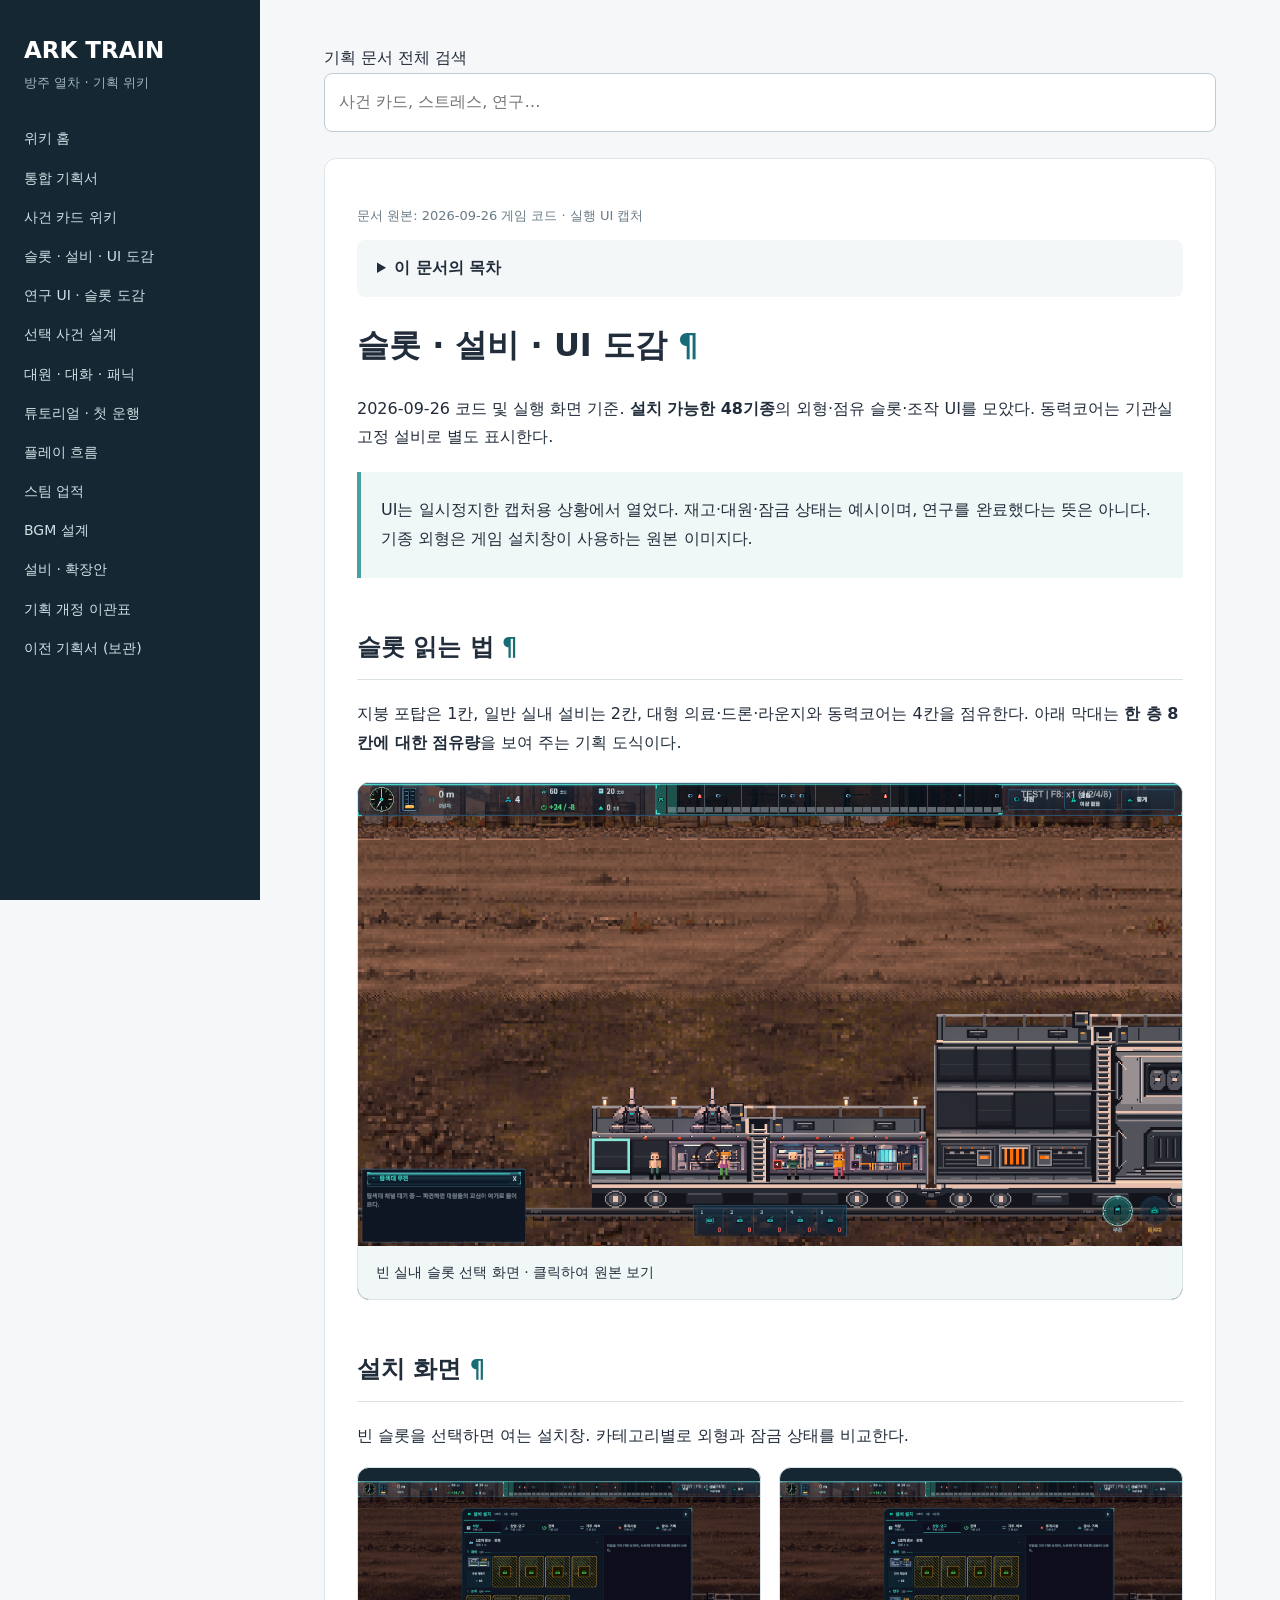
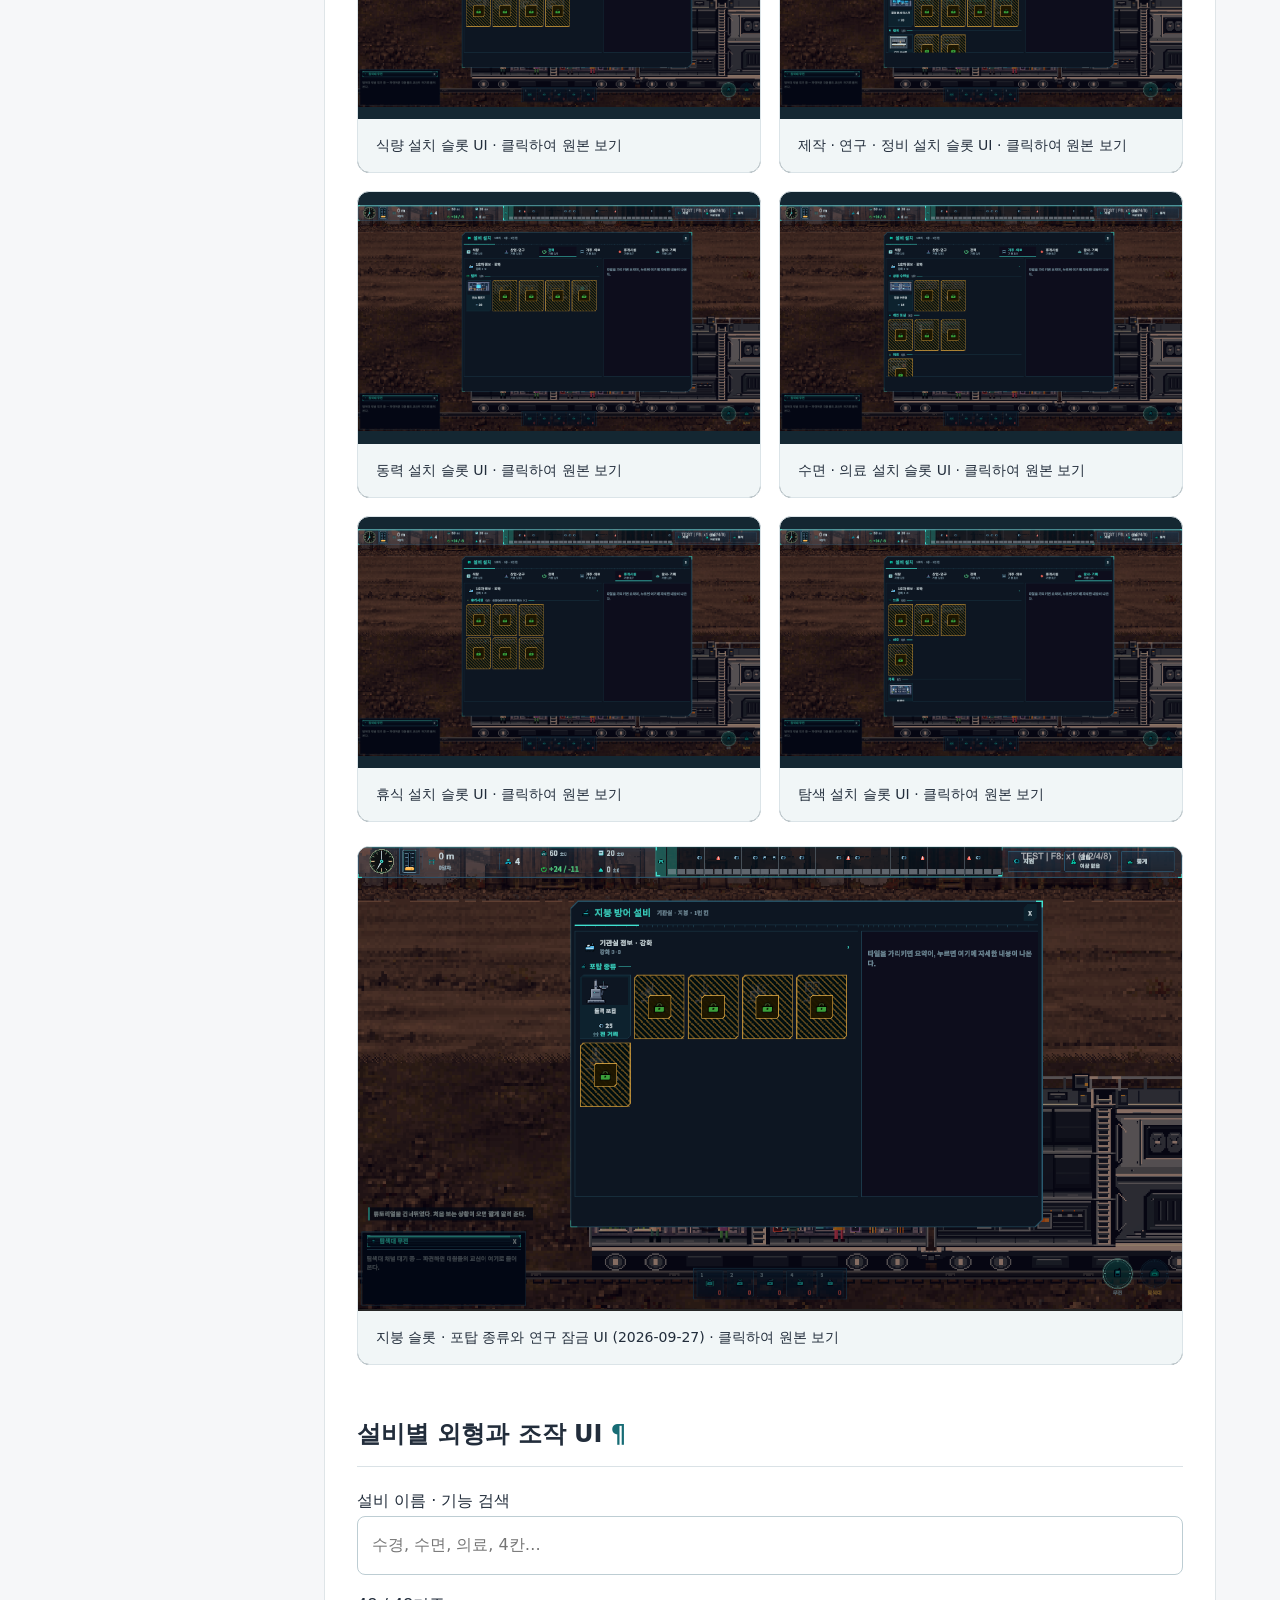
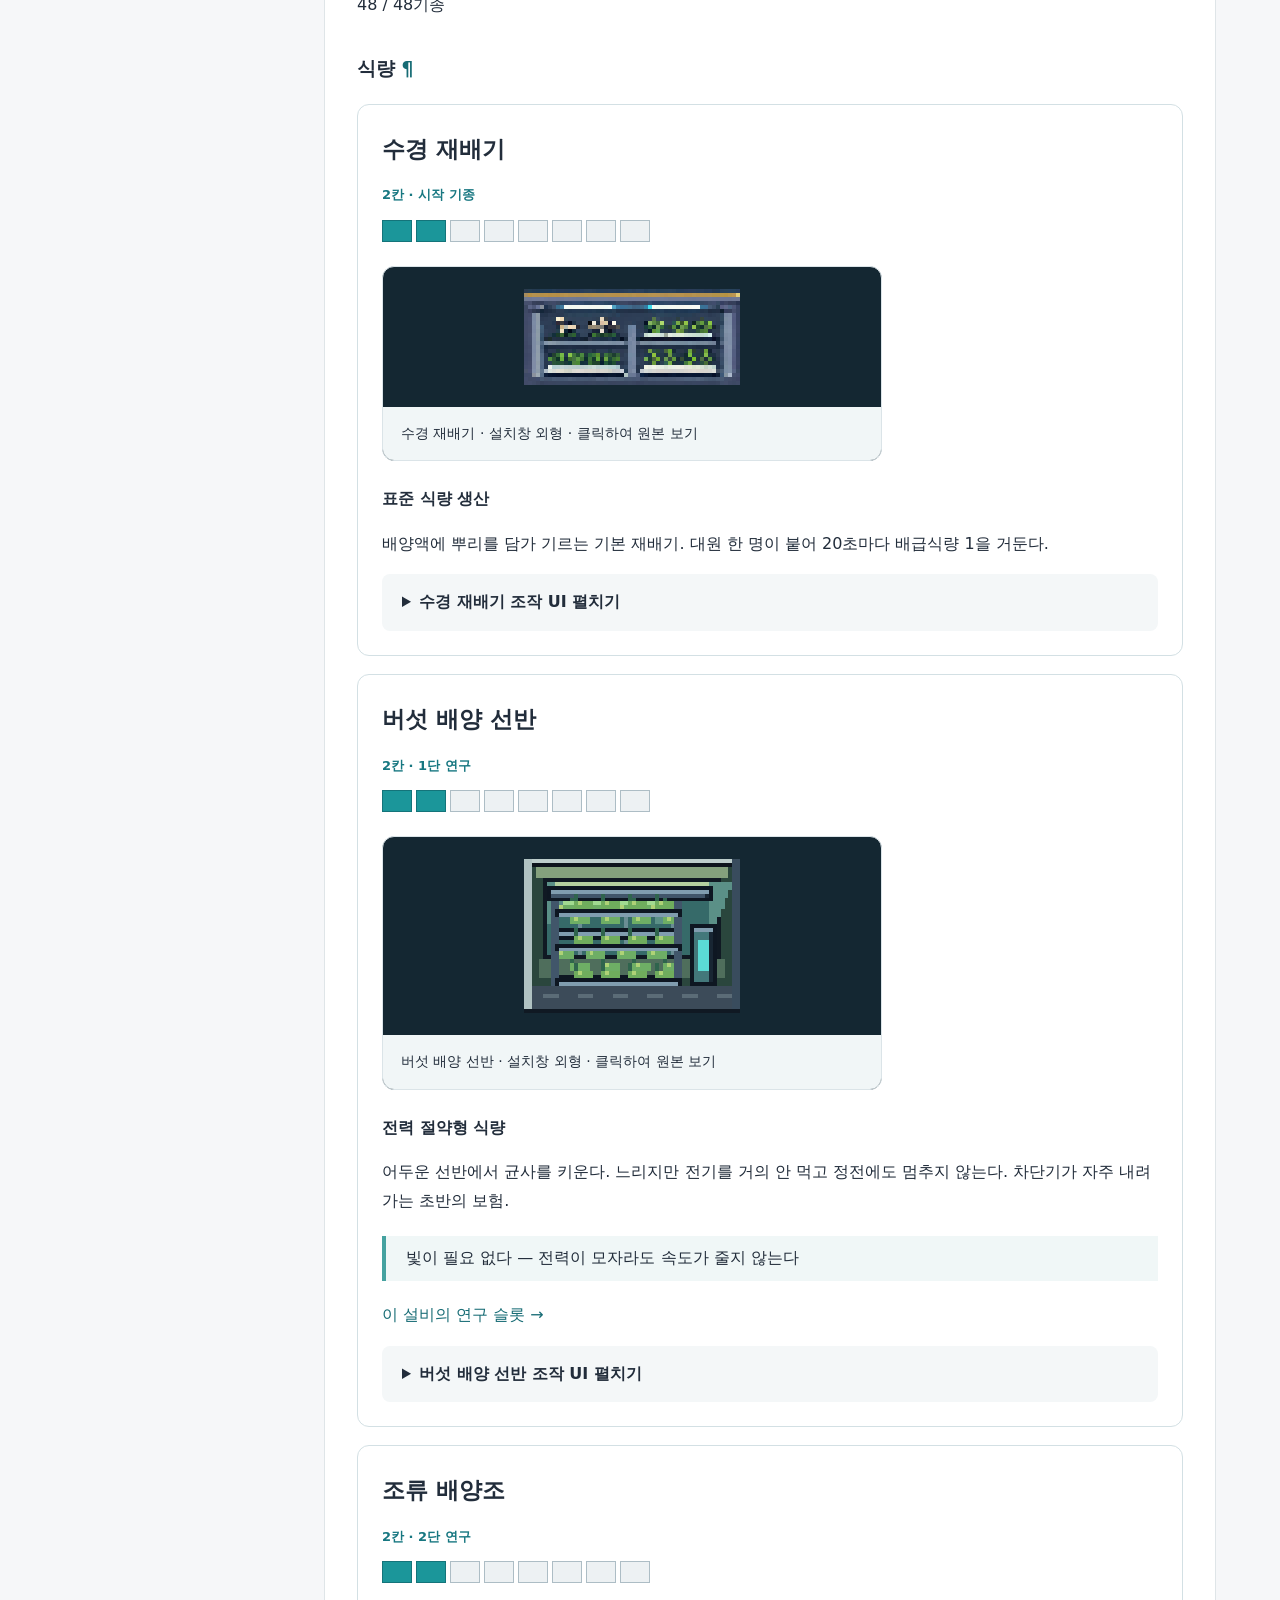
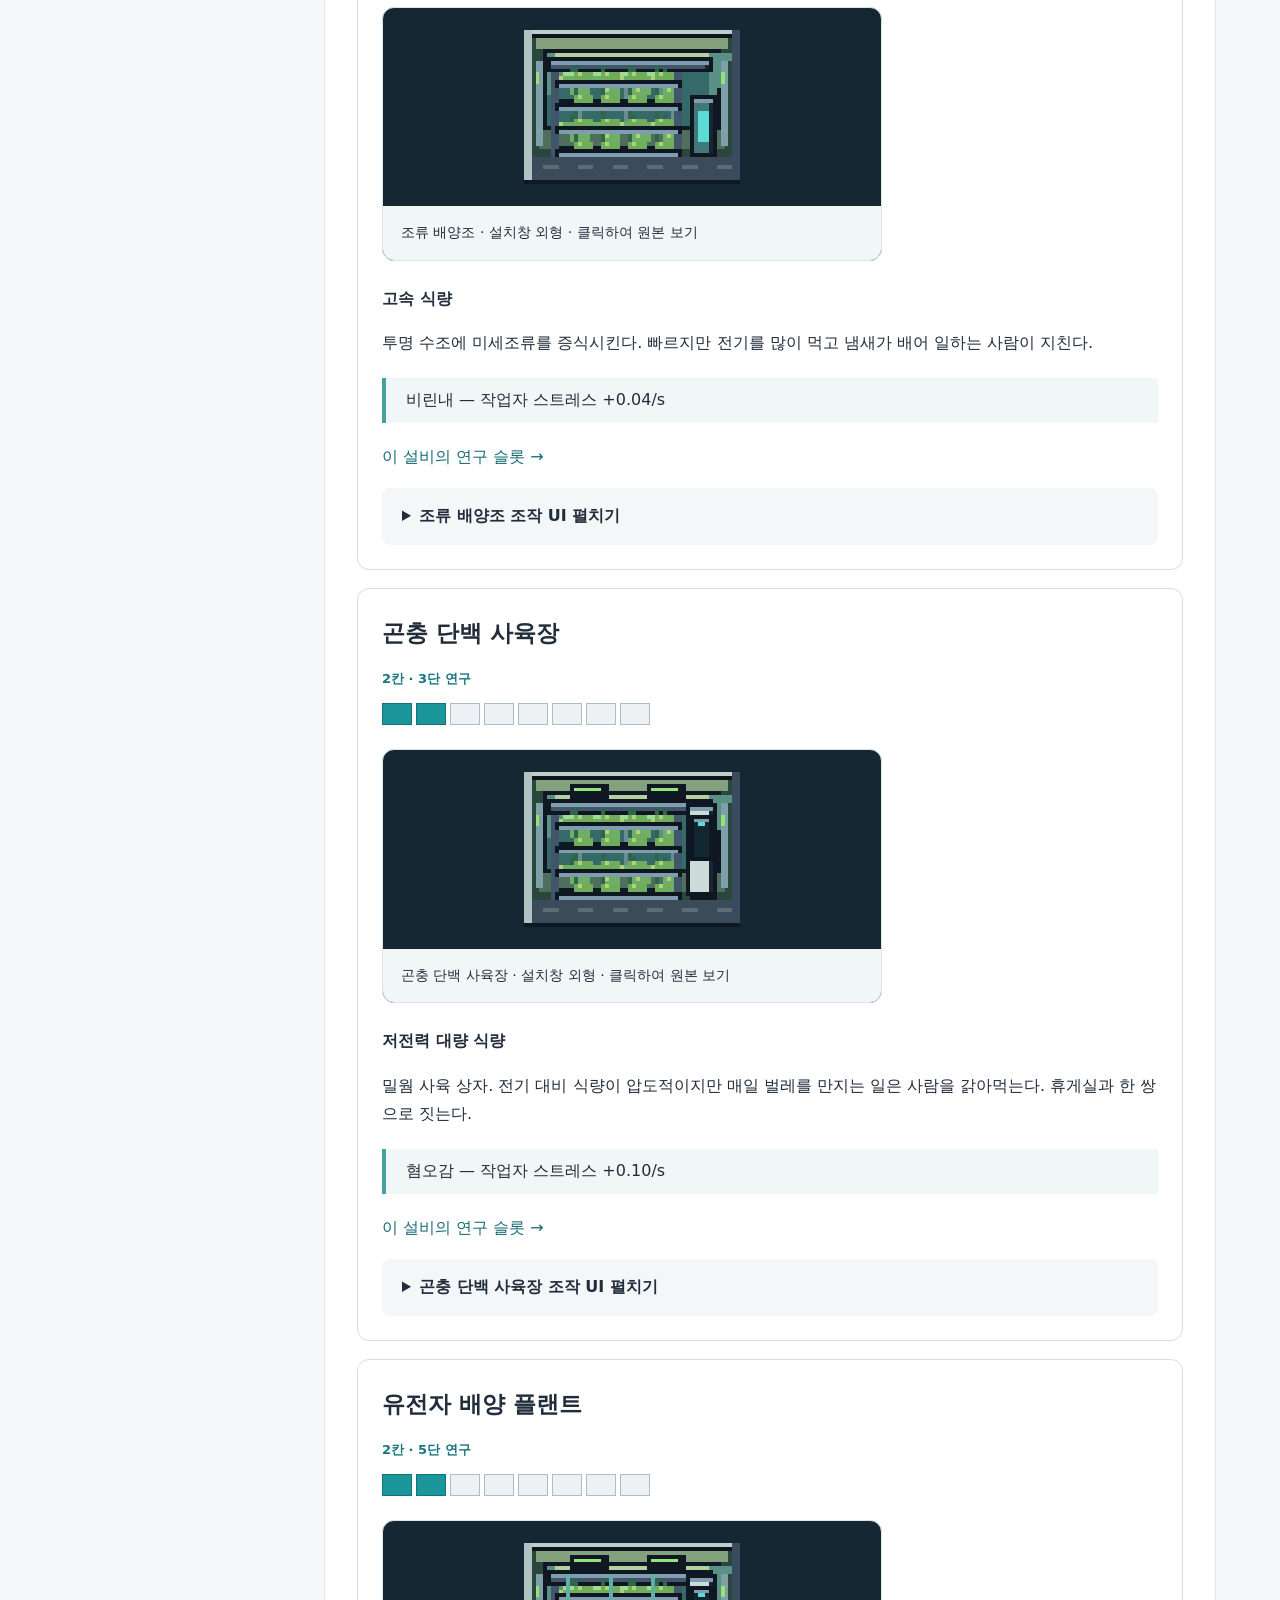
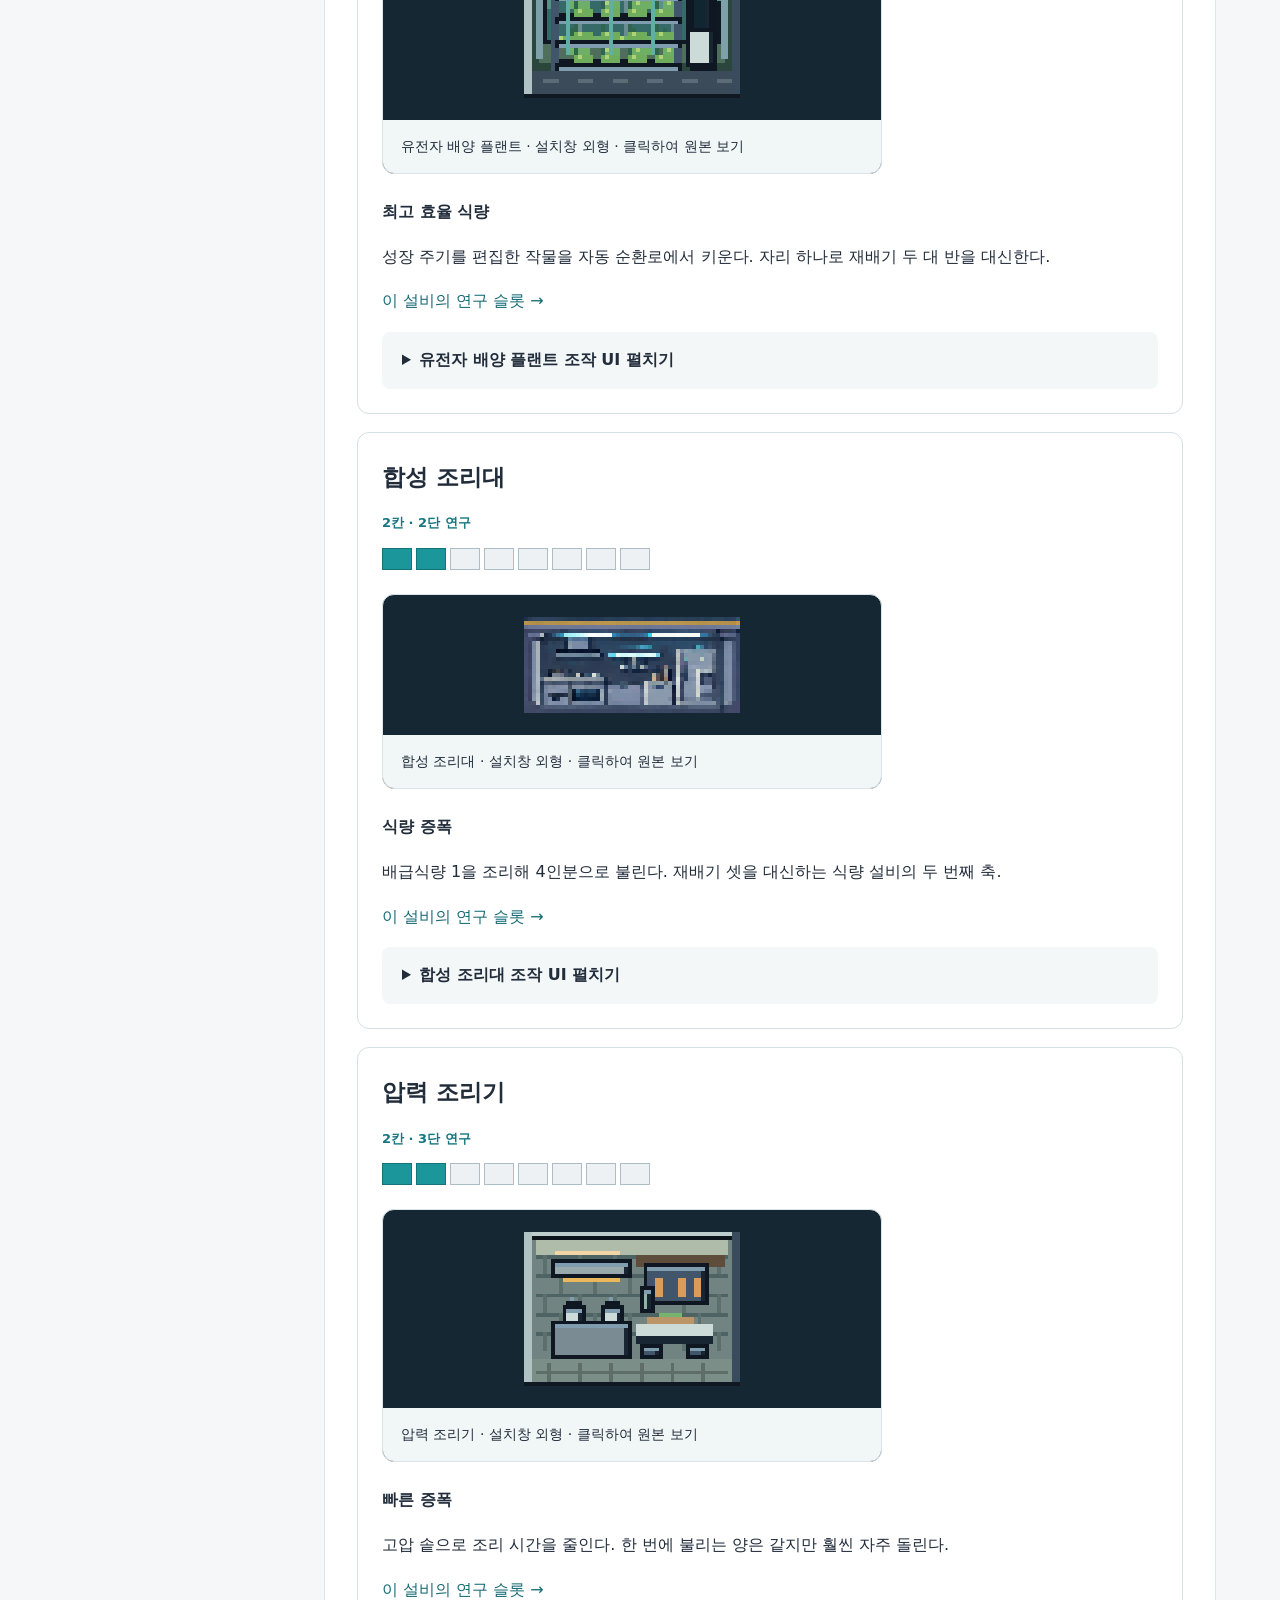
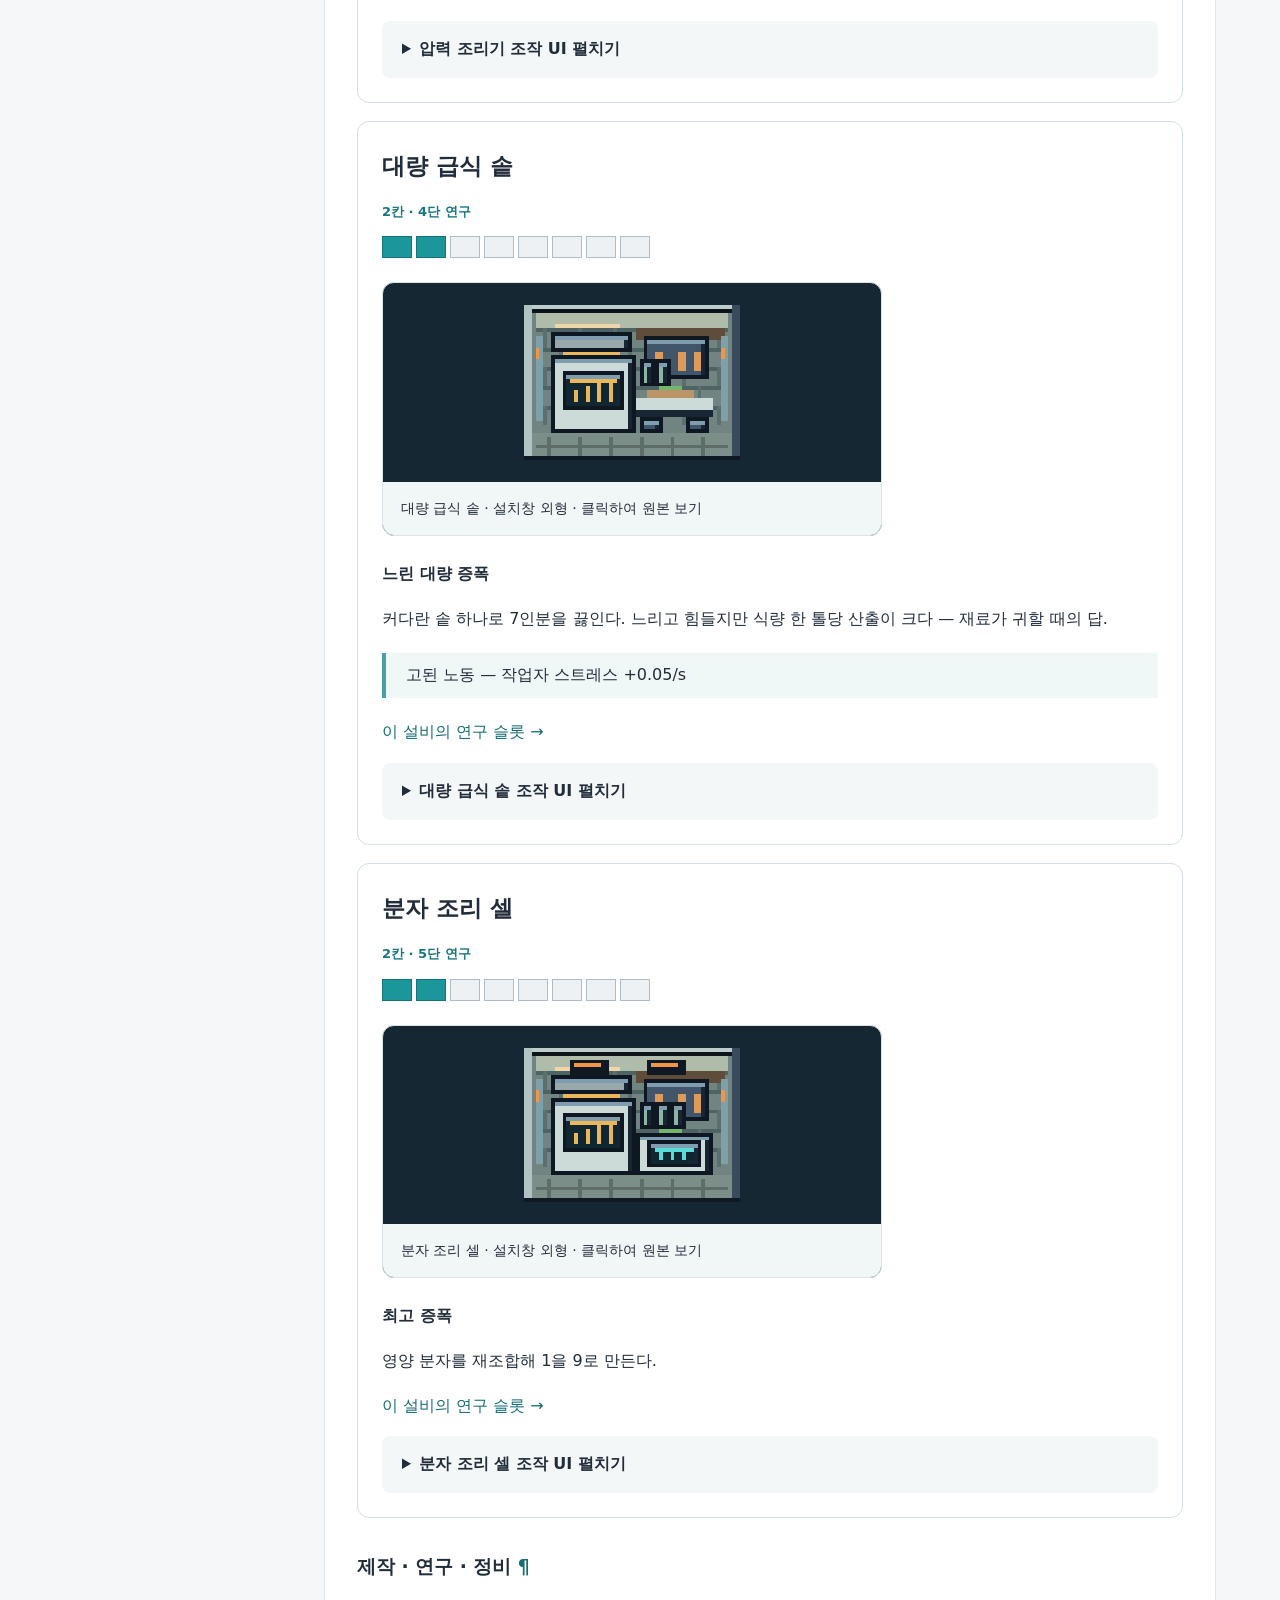
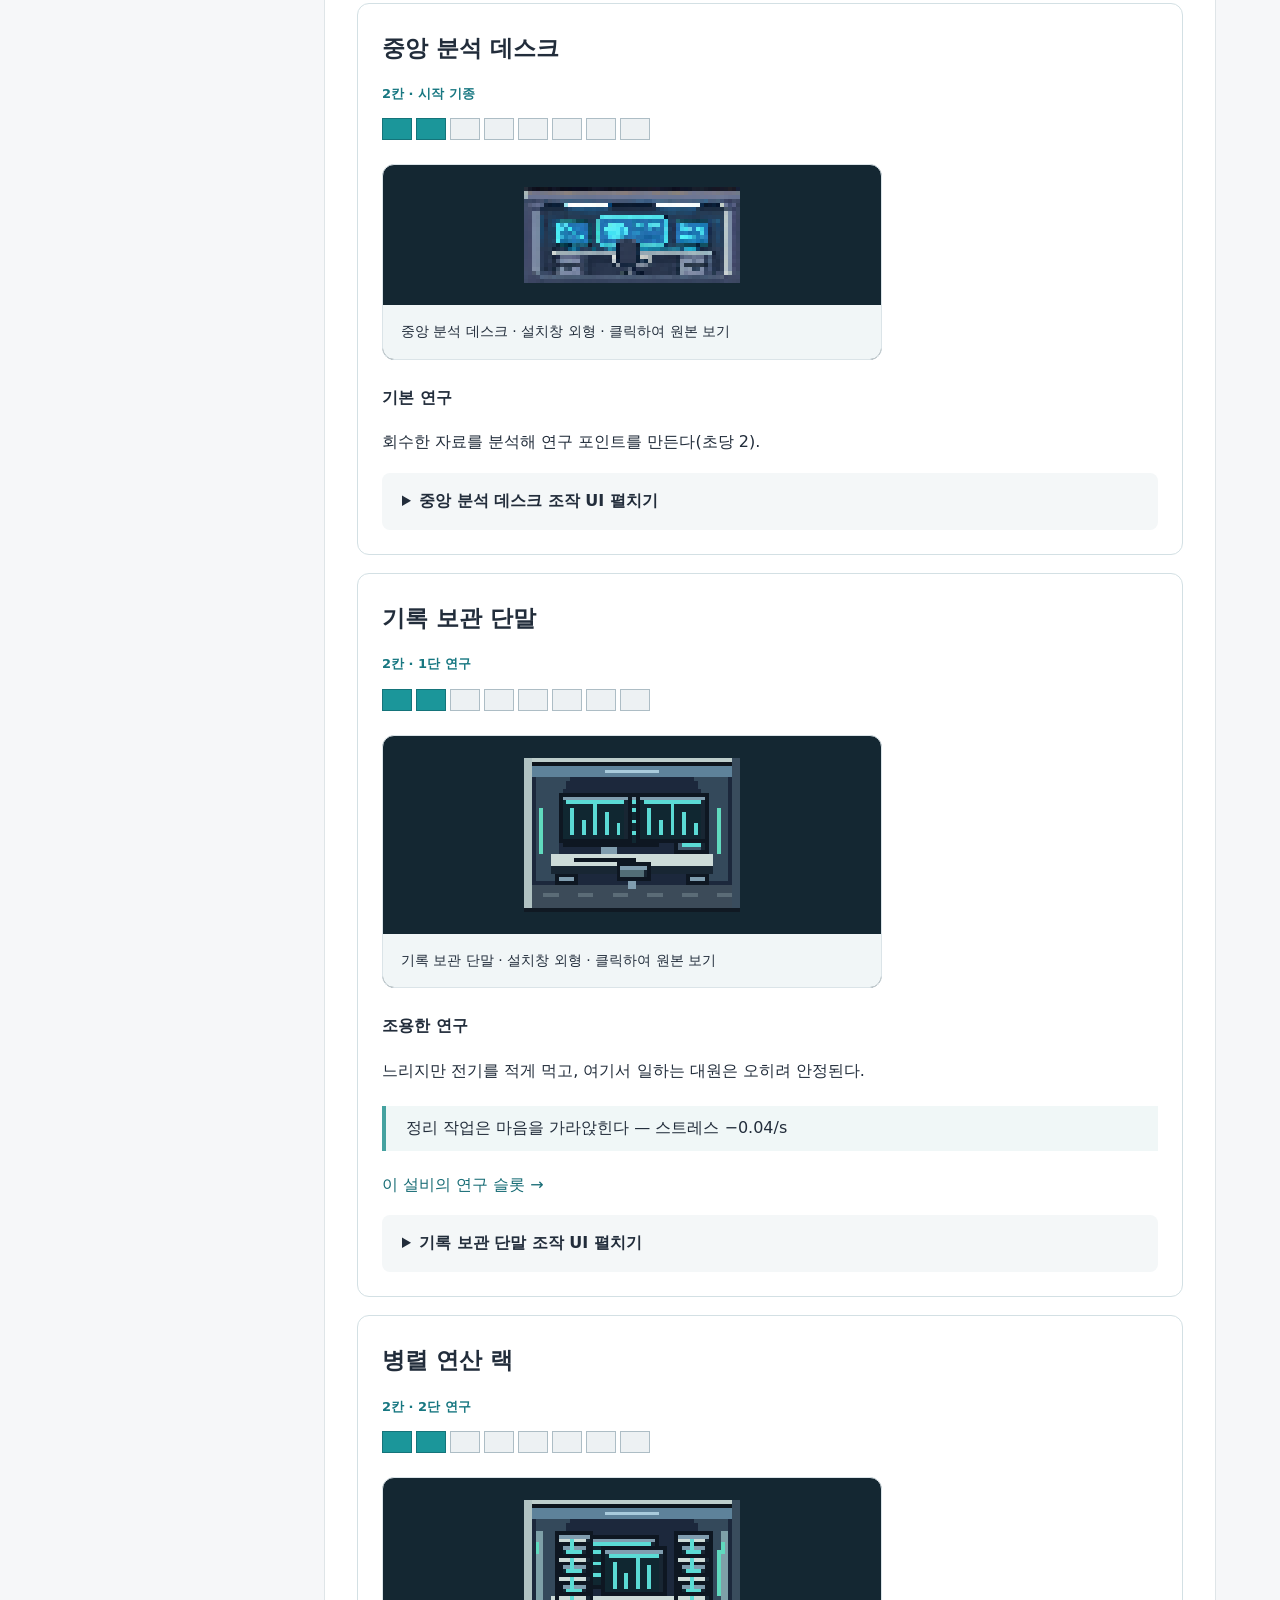
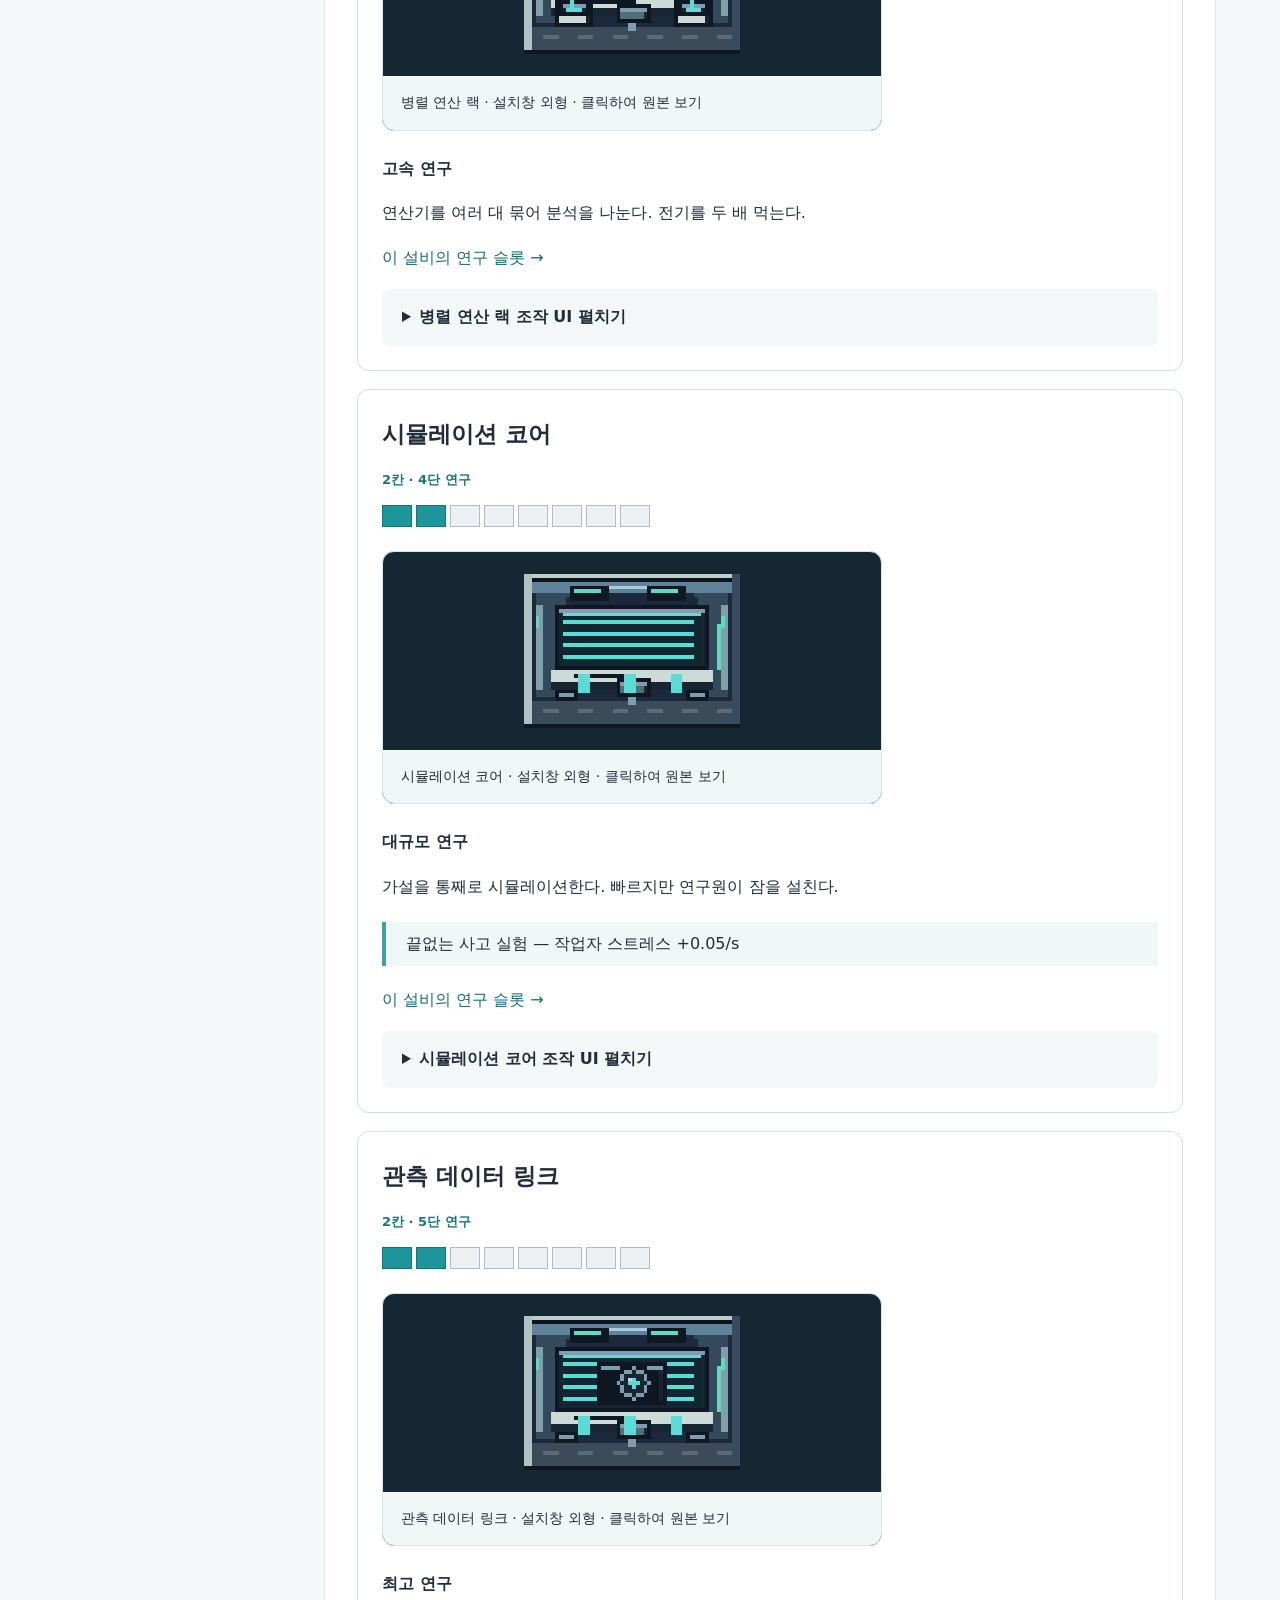
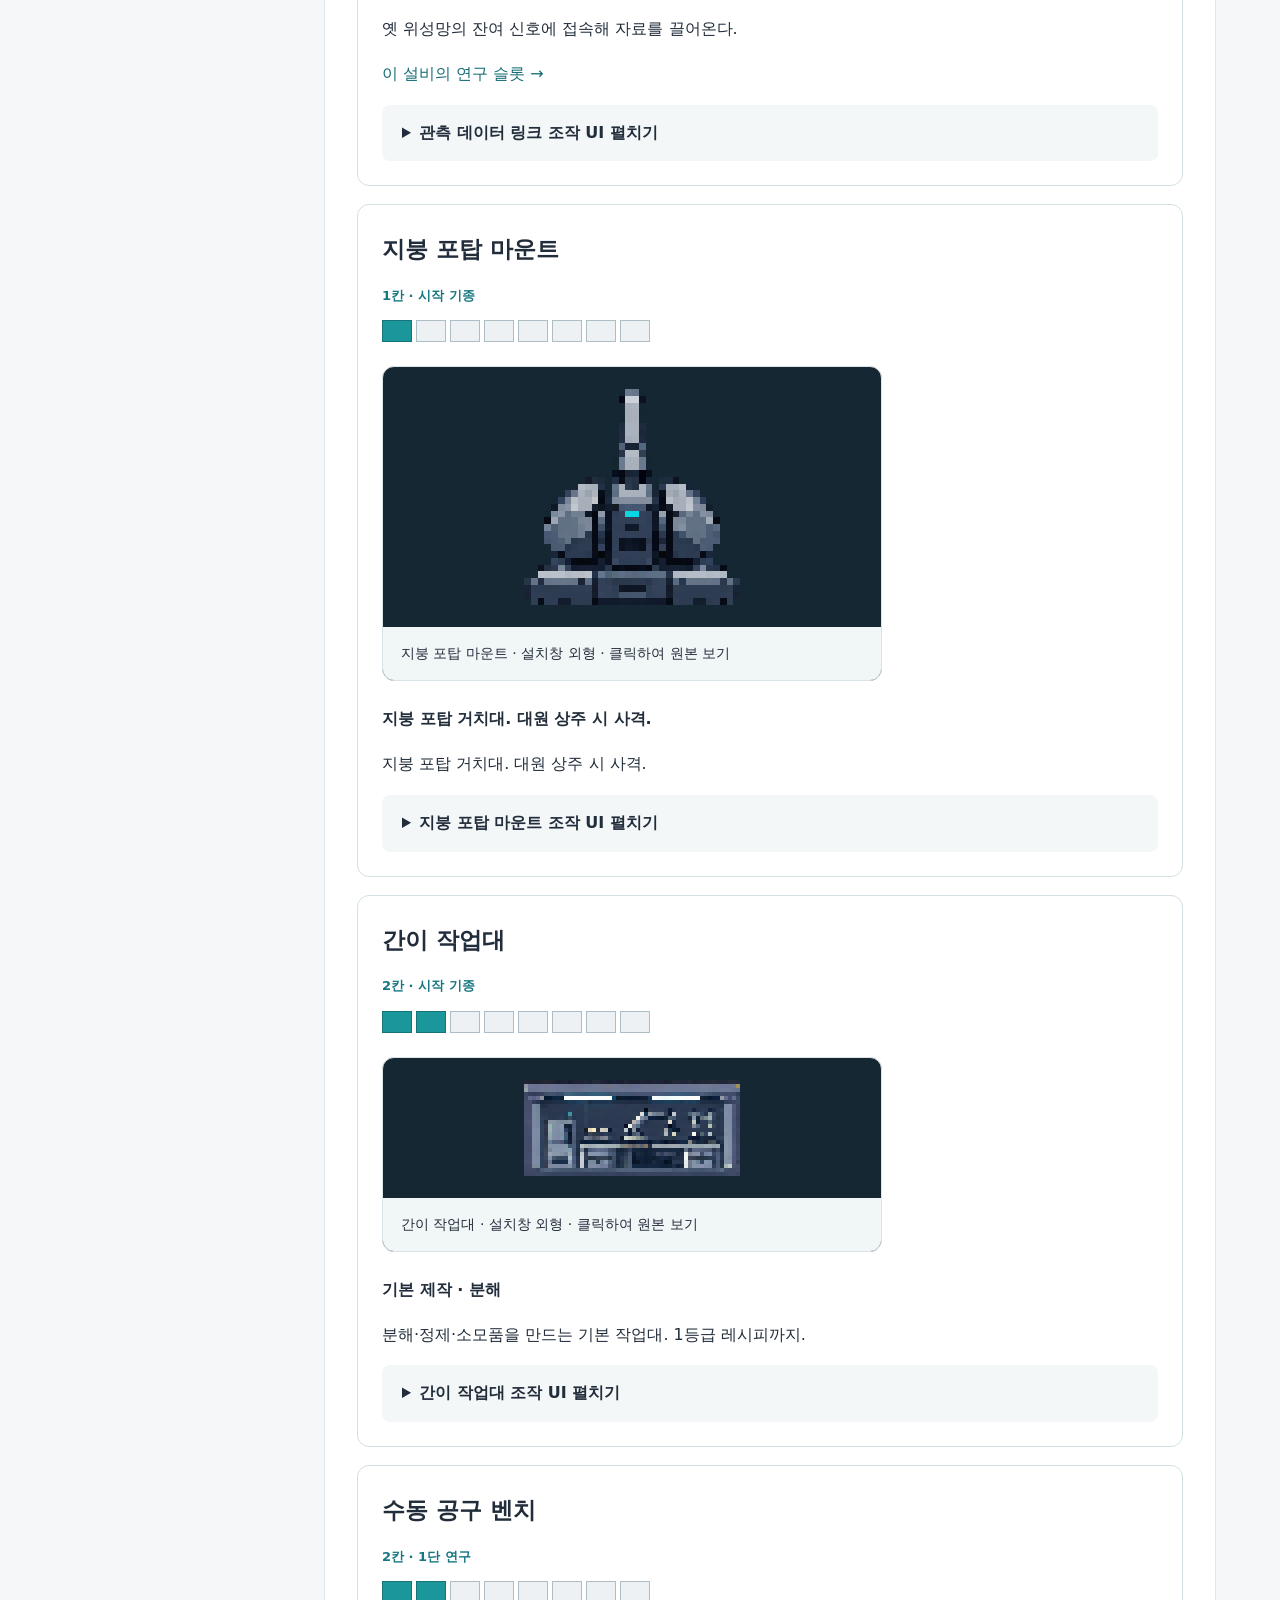
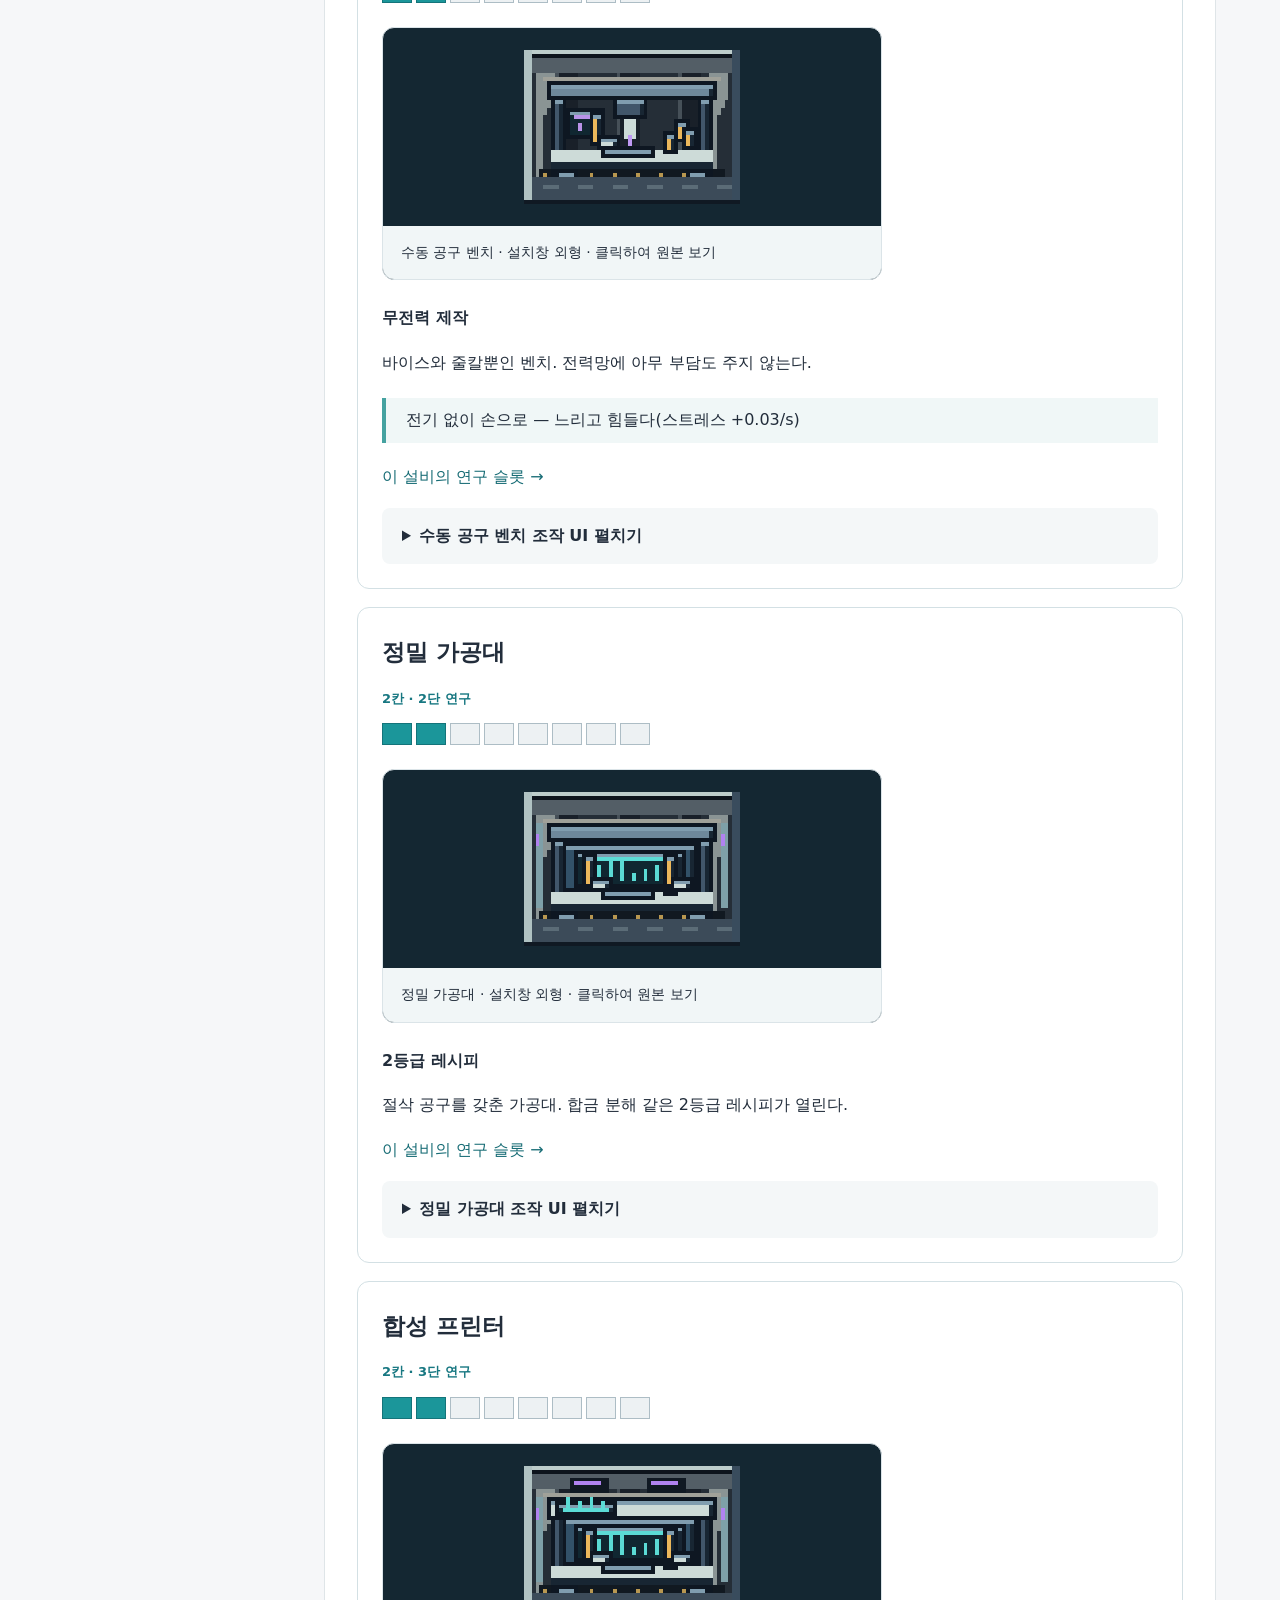
<file: slots.html>
<!doctype html><html lang="ko"><head><meta charset="utf-8"><meta name="viewport" content="width=device-width,initial-scale=1"><title>슬롯 · 설비 · UI 도감 · 방주 열차 기획 위키</title><link rel="stylesheet" href="style.css"><script defer src="search.js"></script></head><body><aside><strong>ARK TRAIN</strong><small>방주 열차 · 기획 위키</small><nav aria-label="문서 메뉴"><a href="index.html">위키 홈</a><a href="design.html">통합 기획서</a><a href="events.html">사건 카드 위키</a><a href="slots.html">슬롯 · 설비 · UI 도감</a><a href="research-atlas.html">연구 UI · 슬롯 도감</a><a href="choices.html">선택 사건 설계</a><a href="crew.html">대원 · 대화 · 패닉</a><a href="tutorial.html">튜토리얼 · 첫 운행</a><a href="flow.html">플레이 흐름</a><a href="achievements.html">스팀 업적</a><a href="music.html">BGM 설계</a><a href="facilities.html">설비 · 확장안</a><a href="migration.html">기획 개정 이관표</a><a href="archive.html">이전 기획서 (보관)</a></nav></aside><main><label for="search">기획 문서 전체 검색</label><input id="search" type="search" placeholder="사건 카드, 스트레스, 연구…" autocomplete="off"><div id="results" aria-live="polite"></div><article><p class="meta">문서 원본: 2026-09-26 게임 코드 · 실행 UI 캡처</p><details><summary>이 문서의 목차</summary><div class="toc">
<ul>
<li><a href="#ui">슬롯 · 설비 · UI 도감</a><ul>
<li><a href="#_1">슬롯 읽는 법</a></li>
<li><a href="#_2">설치 화면</a></li>
<li><a href="#ui_1">설비별 외형과 조작 UI</a><ul>
<li><a href="#_3">식량</a></li>
<li><a href="#_4">제작 · 연구 · 정비</a></li>
<li><a href="#_5">동력</a></li>
<li><a href="#_6">수면 · 의료</a></li>
<li><a href="#_7">휴식</a></li>
<li><a href="#_8">탐색</a></li>
</ul>
</li>
<li><a href="#_9">기관실 고정 설비</a></li>
<li><a href="#_10">공통 탭과 제작 슬롯</a></li>
</ul>
</li>
</ul>
</div>
</details><h1 id="ui">슬롯 · 설비 · UI 도감<a class="headerlink" href="#ui" title="Permanent link"> ¶</a></h1>
<p>2026-09-26 코드 및 실행 화면 기준. <strong>설치 가능한 48기종</strong>의 외형·점유 슬롯·조작 UI를 모았다. 동력코어는 기관실 고정 설비로 별도 표시한다.</p>
<blockquote>
<p>UI는 일시정지한 캡처용 상황에서 열었다. 재고·대원·잠금 상태는 예시이며, 연구를 완료했다는 뜻은 아니다. 기종 외형은 게임 설치창이 사용하는 원본 이미지다.</p>
</blockquote>
<h2 id="_1">슬롯 읽는 법<a class="headerlink" href="#_1" title="Permanent link"> ¶</a></h2>
<p>지붕 포탑은 1칸, 일반 실내 설비는 2칸, 대형 의료·드론·라운지와 동력코어는 4칸을 점유한다. 아래 막대는 <strong>한 층 8칸에 대한 점유량</strong>을 보여 주는 기획 도식이다.</p>
<figure class="ui-shot"><a href="images/catalog/9be113233a-slots-empty.png" target="_blank" rel="noopener"><img src="images/catalog/9be113233a-slots-empty.png" width="1202" height="676" loading="lazy" decoding="async" alt="빈 실내 슬롯 선택 화면"></a><figcaption>빈 실내 슬롯 선택 화면 · 클릭하여 원본 보기</figcaption></figure>

<h2 id="_2">설치 화면<a class="headerlink" href="#_2" title="Permanent link"> ¶</a></h2>
<p>빈 슬롯을 선택하면 여는 설치창. 카테고리별로 외형과 잠금 상태를 비교한다.</p>
<div class="gallery"><figure class="ui-shot"><a href="images/catalog/a2d55f71c4-install-Food.png" target="_blank" rel="noopener"><img src="images/catalog/a2d55f71c4-install-Food.png" width="1202" height="676" loading="lazy" decoding="async" alt="식량 설치 슬롯 UI"></a><figcaption>식량 설치 슬롯 UI · 클릭하여 원본 보기</figcaption></figure><figure class="ui-shot"><a href="images/catalog/531d4e992d-install-Industry.png" target="_blank" rel="noopener"><img src="images/catalog/531d4e992d-install-Industry.png" width="1202" height="676" loading="lazy" decoding="async" alt="제작 · 연구 · 정비 설치 슬롯 UI"></a><figcaption>제작 · 연구 · 정비 설치 슬롯 UI · 클릭하여 원본 보기</figcaption></figure><figure class="ui-shot"><a href="images/catalog/a4bb116eda-install-Power.png" target="_blank" rel="noopener"><img src="images/catalog/a4bb116eda-install-Power.png" width="1202" height="676" loading="lazy" decoding="async" alt="동력 설치 슬롯 UI"></a><figcaption>동력 설치 슬롯 UI · 클릭하여 원본 보기</figcaption></figure><figure class="ui-shot"><a href="images/catalog/56af23e2ff-install-Habitat.png" target="_blank" rel="noopener"><img src="images/catalog/56af23e2ff-install-Habitat.png" width="1202" height="676" loading="lazy" decoding="async" alt="수면 · 의료 설치 슬롯 UI"></a><figcaption>수면 · 의료 설치 슬롯 UI · 클릭하여 원본 보기</figcaption></figure><figure class="ui-shot"><a href="images/catalog/4f15314911-install-Leisure.png" target="_blank" rel="noopener"><img src="images/catalog/4f15314911-install-Leisure.png" width="1202" height="676" loading="lazy" decoding="async" alt="휴식 설치 슬롯 UI"></a><figcaption>휴식 설치 슬롯 UI · 클릭하여 원본 보기</figcaption></figure><figure class="ui-shot"><a href="images/catalog/2f9b33dd62-install-Exploration.png" target="_blank" rel="noopener"><img src="images/catalog/2f9b33dd62-install-Exploration.png" width="1202" height="676" loading="lazy" decoding="async" alt="탐색 설치 슬롯 UI"></a><figcaption>탐색 설치 슬롯 UI · 클릭하여 원본 보기</figcaption></figure></div>

<figure class="ui-shot"><a href="images/catalog/651193eaaa-install-roof.png" target="_blank" rel="noopener"><img src="images/catalog/651193eaaa-install-roof.png" width="1202" height="676" loading="lazy" decoding="async" alt="지붕 슬롯 · 포탑 종류와 연구 잠금 UI (2026-09-27)"></a><figcaption>지붕 슬롯 · 포탑 종류와 연구 잠금 UI (2026-09-27) · 클릭하여 원본 보기</figcaption></figure>

<h2 id="ui_1">설비별 외형과 조작 UI<a class="headerlink" href="#ui_1" title="Permanent link"> ¶</a></h2>
<div class="atlas-filter"><label for="atlas-search">설비 이름 · 기능 검색</label><input type="search" id="atlas-search" placeholder="수경, 수면, 의료, 4칸…"><p id="atlas-count" aria-live="polite"></p></div>

<h3 id="_3">식량<a class="headerlink" href="#_3" title="Permanent link"> ¶</a></h3>
<section class="facility-entry" id="HydroponicGrower-1" data-filter="수경 재배기 표준 식량 생산 2칸 식량"><h4>수경 재배기</h4><p class="badge">2칸 · 시작 기종</p><div class="slot-strip" aria-label="8칸 중 2칸 점유"><i class="used"></i><i class="used"></i><i></i><i></i><i></i><i></i><i></i><i></i></div><figure class="pixel-art"><a href="images/catalog/56f97f88f7-ph_hydroponic.png" target="_blank" rel="noopener"><img src="images/catalog/56f97f88f7-ph_hydroponic.png" width="54" height="24" loading="lazy" decoding="async" alt="수경 재배기 · 설치창 외형"></a><figcaption>수경 재배기 · 설치창 외형 · 클릭하여 원본 보기</figcaption></figure><p><strong>표준 식량 생산</strong></p><p>배양액에 뿌리를 담가 기르는 기본 재배기. 대원 한 명이 붙어 20초마다 배급식량 1을 거둔다.</p><details><summary>수경 재배기 조작 UI 펼치기</summary><figure class="ui-shot"><a href="images/catalog/5f00fdc696-facility-HydroponicGrower-1.png" target="_blank" rel="noopener"><img src="images/catalog/5f00fdc696-facility-HydroponicGrower-1.png" width="1202" height="676" loading="lazy" decoding="async" alt="수경 재배기 · 설비 조작 UI"></a><figcaption>수경 재배기 · 설비 조작 UI · 클릭하여 원본 보기</figcaption></figure></details></section>

<section class="facility-entry" id="HydroponicGrower-2" data-filter="버섯 배양 선반 전력 절약형 식량 2칸 식량"><h4>버섯 배양 선반</h4><p class="badge">2칸 · 1단 연구</p><div class="slot-strip" aria-label="8칸 중 2칸 점유"><i class="used"></i><i class="used"></i><i></i><i></i><i></i><i></i><i></i><i></i></div><figure class="pixel-art"><a href="images/catalog/e434b427ea-ph_hydroponic_t2.png" target="_blank" rel="noopener"><img src="images/catalog/e434b427ea-ph_hydroponic_t2.png" width="56" height="40" loading="lazy" decoding="async" alt="버섯 배양 선반 · 설치창 외형"></a><figcaption>버섯 배양 선반 · 설치창 외형 · 클릭하여 원본 보기</figcaption></figure><p><strong>전력 절약형 식량</strong></p><p>어두운 선반에서 균사를 키운다. 느리지만 전기를 거의 안 먹고 정전에도 멈추지 않는다. 차단기가 자주 내려가는 초반의 보험.</p><blockquote>빛이 필요 없다 — 전력이 모자라도 속도가 줄지 않는다</blockquote><p><a href="research-atlas.html#node-facility_5_2">이 설비의 연구 슬롯 →</a></p><details><summary>버섯 배양 선반 조작 UI 펼치기</summary><figure class="ui-shot"><a href="images/catalog/a8af387268-facility-HydroponicGrower-2.png" target="_blank" rel="noopener"><img src="images/catalog/a8af387268-facility-HydroponicGrower-2.png" width="1202" height="676" loading="lazy" decoding="async" alt="버섯 배양 선반 · 설비 조작 UI"></a><figcaption>버섯 배양 선반 · 설비 조작 UI · 클릭하여 원본 보기</figcaption></figure></details></section>

<section class="facility-entry" id="HydroponicGrower-3" data-filter="조류 배양조 고속 식량 2칸 식량"><h4>조류 배양조</h4><p class="badge">2칸 · 2단 연구</p><div class="slot-strip" aria-label="8칸 중 2칸 점유"><i class="used"></i><i class="used"></i><i></i><i></i><i></i><i></i><i></i><i></i></div><figure class="pixel-art"><a href="images/catalog/41b5574481-ph_hydroponic_t3.png" target="_blank" rel="noopener"><img src="images/catalog/41b5574481-ph_hydroponic_t3.png" width="56" height="40" loading="lazy" decoding="async" alt="조류 배양조 · 설치창 외형"></a><figcaption>조류 배양조 · 설치창 외형 · 클릭하여 원본 보기</figcaption></figure><p><strong>고속 식량</strong></p><p>투명 수조에 미세조류를 증식시킨다. 빠르지만 전기를 많이 먹고 냄새가 배어 일하는 사람이 지친다.</p><blockquote>비린내 — 작업자 스트레스 +0.04/s</blockquote><p><a href="research-atlas.html#node-facility_5_3">이 설비의 연구 슬롯 →</a></p><details><summary>조류 배양조 조작 UI 펼치기</summary><figure class="ui-shot"><a href="images/catalog/beb47c9b5a-facility-HydroponicGrower-3.png" target="_blank" rel="noopener"><img src="images/catalog/beb47c9b5a-facility-HydroponicGrower-3.png" width="1202" height="676" loading="lazy" decoding="async" alt="조류 배양조 · 설비 조작 UI"></a><figcaption>조류 배양조 · 설비 조작 UI · 클릭하여 원본 보기</figcaption></figure></details></section>

<section class="facility-entry" id="HydroponicGrower-4" data-filter="곤충 단백 사육장 저전력 대량 식량 2칸 식량"><h4>곤충 단백 사육장</h4><p class="badge">2칸 · 3단 연구</p><div class="slot-strip" aria-label="8칸 중 2칸 점유"><i class="used"></i><i class="used"></i><i></i><i></i><i></i><i></i><i></i><i></i></div><figure class="pixel-art"><a href="images/catalog/b2c213c89a-ph_hydroponic_t4.png" target="_blank" rel="noopener"><img src="images/catalog/b2c213c89a-ph_hydroponic_t4.png" width="56" height="40" loading="lazy" decoding="async" alt="곤충 단백 사육장 · 설치창 외형"></a><figcaption>곤충 단백 사육장 · 설치창 외형 · 클릭하여 원본 보기</figcaption></figure><p><strong>저전력 대량 식량</strong></p><p>밀웜 사육 상자. 전기 대비 식량이 압도적이지만 매일 벌레를 만지는 일은 사람을 갉아먹는다. 휴게실과 한 쌍으로 짓는다.</p><blockquote>혐오감 — 작업자 스트레스 +0.10/s</blockquote><p><a href="research-atlas.html#node-facility_5_4">이 설비의 연구 슬롯 →</a></p><details><summary>곤충 단백 사육장 조작 UI 펼치기</summary><figure class="ui-shot"><a href="images/catalog/8e21f24114-facility-HydroponicGrower-4.png" target="_blank" rel="noopener"><img src="images/catalog/8e21f24114-facility-HydroponicGrower-4.png" width="1202" height="676" loading="lazy" decoding="async" alt="곤충 단백 사육장 · 설비 조작 UI"></a><figcaption>곤충 단백 사육장 · 설비 조작 UI · 클릭하여 원본 보기</figcaption></figure></details></section>

<section class="facility-entry" id="HydroponicGrower-5" data-filter="유전자 배양 플랜트 최고 효율 식량 2칸 식량"><h4>유전자 배양 플랜트</h4><p class="badge">2칸 · 5단 연구</p><div class="slot-strip" aria-label="8칸 중 2칸 점유"><i class="used"></i><i class="used"></i><i></i><i></i><i></i><i></i><i></i><i></i></div><figure class="pixel-art"><a href="images/catalog/559adfd7e5-ph_hydroponic_t5.png" target="_blank" rel="noopener"><img src="images/catalog/559adfd7e5-ph_hydroponic_t5.png" width="56" height="40" loading="lazy" decoding="async" alt="유전자 배양 플랜트 · 설치창 외형"></a><figcaption>유전자 배양 플랜트 · 설치창 외형 · 클릭하여 원본 보기</figcaption></figure><p><strong>최고 효율 식량</strong></p><p>성장 주기를 편집한 작물을 자동 순환로에서 키운다. 자리 하나로 재배기 두 대 반을 대신한다.</p><p><a href="research-atlas.html#node-facility_5_5">이 설비의 연구 슬롯 →</a></p><details><summary>유전자 배양 플랜트 조작 UI 펼치기</summary><figure class="ui-shot"><a href="images/catalog/b40e6c8f31-facility-HydroponicGrower-5.png" target="_blank" rel="noopener"><img src="images/catalog/b40e6c8f31-facility-HydroponicGrower-5.png" width="1202" height="676" loading="lazy" decoding="async" alt="유전자 배양 플랜트 · 설비 조작 UI"></a><figcaption>유전자 배양 플랜트 · 설비 조작 UI · 클릭하여 원본 보기</figcaption></figure></details></section>

<section class="facility-entry" id="CookingStation-1" data-filter="합성 조리대 식량 증폭 2칸 식량"><h4>합성 조리대</h4><p class="badge">2칸 · 2단 연구</p><div class="slot-strip" aria-label="8칸 중 2칸 점유"><i class="used"></i><i class="used"></i><i></i><i></i><i></i><i></i><i></i><i></i></div><figure class="pixel-art"><a href="images/catalog/ce0abd31ef-ph_cooking.png" target="_blank" rel="noopener"><img src="images/catalog/ce0abd31ef-ph_cooking.png" width="54" height="24" loading="lazy" decoding="async" alt="합성 조리대 · 설치창 외형"></a><figcaption>합성 조리대 · 설치창 외형 · 클릭하여 원본 보기</figcaption></figure><p><strong>식량 증폭</strong></p><p>배급식량 1을 조리해 4인분으로 불린다. 재배기 셋을 대신하는 식량 설비의 두 번째 축.</p><p><a href="research-atlas.html#node-prod_storage">이 설비의 연구 슬롯 →</a></p><details><summary>합성 조리대 조작 UI 펼치기</summary><figure class="ui-shot"><a href="images/catalog/e1b27f4f81-facility-CookingStation-1.png" target="_blank" rel="noopener"><img src="images/catalog/e1b27f4f81-facility-CookingStation-1.png" width="1202" height="676" loading="lazy" decoding="async" alt="합성 조리대 · 설비 조작 UI"></a><figcaption>합성 조리대 · 설비 조작 UI · 클릭하여 원본 보기</figcaption></figure></details></section>

<section class="facility-entry" id="CookingStation-2" data-filter="압력 조리기 빠른 증폭 2칸 식량"><h4>압력 조리기</h4><p class="badge">2칸 · 3단 연구</p><div class="slot-strip" aria-label="8칸 중 2칸 점유"><i class="used"></i><i class="used"></i><i></i><i></i><i></i><i></i><i></i><i></i></div><figure class="pixel-art"><a href="images/catalog/3cf5f605ac-ph_cooking_t2.png" target="_blank" rel="noopener"><img src="images/catalog/3cf5f605ac-ph_cooking_t2.png" width="56" height="40" loading="lazy" decoding="async" alt="압력 조리기 · 설치창 외형"></a><figcaption>압력 조리기 · 설치창 외형 · 클릭하여 원본 보기</figcaption></figure><p><strong>빠른 증폭</strong></p><p>고압 솥으로 조리 시간을 줄인다. 한 번에 불리는 양은 같지만 훨씬 자주 돌린다.</p><p><a href="research-atlas.html#node-facility_6_2">이 설비의 연구 슬롯 →</a></p><details><summary>압력 조리기 조작 UI 펼치기</summary><figure class="ui-shot"><a href="images/catalog/b84157c32d-facility-CookingStation-2.png" target="_blank" rel="noopener"><img src="images/catalog/b84157c32d-facility-CookingStation-2.png" width="1202" height="676" loading="lazy" decoding="async" alt="압력 조리기 · 설비 조작 UI"></a><figcaption>압력 조리기 · 설비 조작 UI · 클릭하여 원본 보기</figcaption></figure></details></section>

<section class="facility-entry" id="CookingStation-3" data-filter="대량 급식 솥 느린 대량 증폭 2칸 식량"><h4>대량 급식 솥</h4><p class="badge">2칸 · 4단 연구</p><div class="slot-strip" aria-label="8칸 중 2칸 점유"><i class="used"></i><i class="used"></i><i></i><i></i><i></i><i></i><i></i><i></i></div><figure class="pixel-art"><a href="images/catalog/6a57968d14-ph_cooking_t3.png" target="_blank" rel="noopener"><img src="images/catalog/6a57968d14-ph_cooking_t3.png" width="56" height="40" loading="lazy" decoding="async" alt="대량 급식 솥 · 설치창 외형"></a><figcaption>대량 급식 솥 · 설치창 외형 · 클릭하여 원본 보기</figcaption></figure><p><strong>느린 대량 증폭</strong></p><p>커다란 솥 하나로 7인분을 끓인다. 느리고 힘들지만 식량 한 톨당 산출이 크다 — 재료가 귀할 때의 답.</p><blockquote>고된 노동 — 작업자 스트레스 +0.05/s</blockquote><p><a href="research-atlas.html#node-facility_6_3">이 설비의 연구 슬롯 →</a></p><details><summary>대량 급식 솥 조작 UI 펼치기</summary><figure class="ui-shot"><a href="images/catalog/ee3d42f7b1-facility-CookingStation-3.png" target="_blank" rel="noopener"><img src="images/catalog/ee3d42f7b1-facility-CookingStation-3.png" width="1202" height="676" loading="lazy" decoding="async" alt="대량 급식 솥 · 설비 조작 UI"></a><figcaption>대량 급식 솥 · 설비 조작 UI · 클릭하여 원본 보기</figcaption></figure></details></section>

<section class="facility-entry" id="CookingStation-4" data-filter="분자 조리 셀 최고 증폭 2칸 식량"><h4>분자 조리 셀</h4><p class="badge">2칸 · 5단 연구</p><div class="slot-strip" aria-label="8칸 중 2칸 점유"><i class="used"></i><i class="used"></i><i></i><i></i><i></i><i></i><i></i><i></i></div><figure class="pixel-art"><a href="images/catalog/c0ca153c9b-ph_cooking_t4.png" target="_blank" rel="noopener"><img src="images/catalog/c0ca153c9b-ph_cooking_t4.png" width="56" height="40" loading="lazy" decoding="async" alt="분자 조리 셀 · 설치창 외형"></a><figcaption>분자 조리 셀 · 설치창 외형 · 클릭하여 원본 보기</figcaption></figure><p><strong>최고 증폭</strong></p><p>영양 분자를 재조합해 1을 9로 만든다.</p><p><a href="research-atlas.html#node-facility_6_4">이 설비의 연구 슬롯 →</a></p><details><summary>분자 조리 셀 조작 UI 펼치기</summary><figure class="ui-shot"><a href="images/catalog/82b93c5369-facility-CookingStation-4.png" target="_blank" rel="noopener"><img src="images/catalog/82b93c5369-facility-CookingStation-4.png" width="1202" height="676" loading="lazy" decoding="async" alt="분자 조리 셀 · 설비 조작 UI"></a><figcaption>분자 조리 셀 · 설비 조작 UI · 클릭하여 원본 보기</figcaption></figure></details></section>

<h3 id="_4">제작 · 연구 · 정비<a class="headerlink" href="#_4" title="Permanent link"> ¶</a></h3>
<section class="facility-entry" id="TechDesk-1" data-filter="중앙 분석 데스크 기본 연구 2칸 제작 · 연구 · 정비"><h4>중앙 분석 데스크</h4><p class="badge">2칸 · 시작 기종</p><div class="slot-strip" aria-label="8칸 중 2칸 점유"><i class="used"></i><i class="used"></i><i></i><i></i><i></i><i></i><i></i><i></i></div><figure class="pixel-art"><a href="images/catalog/efa8cedc17-ph_tech_desk.png" target="_blank" rel="noopener"><img src="images/catalog/efa8cedc17-ph_tech_desk.png" width="54" height="24" loading="lazy" decoding="async" alt="중앙 분석 데스크 · 설치창 외형"></a><figcaption>중앙 분석 데스크 · 설치창 외형 · 클릭하여 원본 보기</figcaption></figure><p><strong>기본 연구</strong></p><p>회수한 자료를 분석해 연구 포인트를 만든다(초당 2).</p><details><summary>중앙 분석 데스크 조작 UI 펼치기</summary><figure class="ui-shot"><a href="images/catalog/9a3cec7cb2-facility-TechDesk-1.png" target="_blank" rel="noopener"><img src="images/catalog/9a3cec7cb2-facility-TechDesk-1.png" width="1202" height="676" loading="lazy" decoding="async" alt="중앙 분석 데스크 · 설비 조작 UI"></a><figcaption>중앙 분석 데스크 · 설비 조작 UI · 클릭하여 원본 보기</figcaption></figure></details></section>

<section class="facility-entry" id="TechDesk-2" data-filter="기록 보관 단말 조용한 연구 2칸 제작 · 연구 · 정비"><h4>기록 보관 단말</h4><p class="badge">2칸 · 1단 연구</p><div class="slot-strip" aria-label="8칸 중 2칸 점유"><i class="used"></i><i class="used"></i><i></i><i></i><i></i><i></i><i></i><i></i></div><figure class="pixel-art"><a href="images/catalog/ac890d0e69-ph_tech_desk_t2.png" target="_blank" rel="noopener"><img src="images/catalog/ac890d0e69-ph_tech_desk_t2.png" width="56" height="40" loading="lazy" decoding="async" alt="기록 보관 단말 · 설치창 외형"></a><figcaption>기록 보관 단말 · 설치창 외형 · 클릭하여 원본 보기</figcaption></figure><p><strong>조용한 연구</strong></p><p>느리지만 전기를 적게 먹고, 여기서 일하는 대원은 오히려 안정된다.</p><blockquote>정리 작업은 마음을 가라앉힌다 — 스트레스 −0.04/s</blockquote><p><a href="research-atlas.html#node-facility_3_2">이 설비의 연구 슬롯 →</a></p><details><summary>기록 보관 단말 조작 UI 펼치기</summary><figure class="ui-shot"><a href="images/catalog/b0bd82b7ba-facility-TechDesk-2.png" target="_blank" rel="noopener"><img src="images/catalog/b0bd82b7ba-facility-TechDesk-2.png" width="1202" height="676" loading="lazy" decoding="async" alt="기록 보관 단말 · 설비 조작 UI"></a><figcaption>기록 보관 단말 · 설비 조작 UI · 클릭하여 원본 보기</figcaption></figure></details></section>

<section class="facility-entry" id="TechDesk-3" data-filter="병렬 연산 랙 고속 연구 2칸 제작 · 연구 · 정비"><h4>병렬 연산 랙</h4><p class="badge">2칸 · 2단 연구</p><div class="slot-strip" aria-label="8칸 중 2칸 점유"><i class="used"></i><i class="used"></i><i></i><i></i><i></i><i></i><i></i><i></i></div><figure class="pixel-art"><a href="images/catalog/31aa86e83f-ph_tech_desk_t3.png" target="_blank" rel="noopener"><img src="images/catalog/31aa86e83f-ph_tech_desk_t3.png" width="56" height="40" loading="lazy" decoding="async" alt="병렬 연산 랙 · 설치창 외형"></a><figcaption>병렬 연산 랙 · 설치창 외형 · 클릭하여 원본 보기</figcaption></figure><p><strong>고속 연구</strong></p><p>연산기를 여러 대 묶어 분석을 나눈다. 전기를 두 배 먹는다.</p><p><a href="research-atlas.html#node-facility_3_3">이 설비의 연구 슬롯 →</a></p><details><summary>병렬 연산 랙 조작 UI 펼치기</summary><figure class="ui-shot"><a href="images/catalog/fcf277d4ba-facility-TechDesk-3.png" target="_blank" rel="noopener"><img src="images/catalog/fcf277d4ba-facility-TechDesk-3.png" width="1202" height="676" loading="lazy" decoding="async" alt="병렬 연산 랙 · 설비 조작 UI"></a><figcaption>병렬 연산 랙 · 설비 조작 UI · 클릭하여 원본 보기</figcaption></figure></details></section>

<section class="facility-entry" id="TechDesk-4" data-filter="시뮬레이션 코어 대규모 연구 2칸 제작 · 연구 · 정비"><h4>시뮬레이션 코어</h4><p class="badge">2칸 · 4단 연구</p><div class="slot-strip" aria-label="8칸 중 2칸 점유"><i class="used"></i><i class="used"></i><i></i><i></i><i></i><i></i><i></i><i></i></div><figure class="pixel-art"><a href="images/catalog/a81759d8c1-ph_tech_desk_t4.png" target="_blank" rel="noopener"><img src="images/catalog/a81759d8c1-ph_tech_desk_t4.png" width="56" height="40" loading="lazy" decoding="async" alt="시뮬레이션 코어 · 설치창 외형"></a><figcaption>시뮬레이션 코어 · 설치창 외형 · 클릭하여 원본 보기</figcaption></figure><p><strong>대규모 연구</strong></p><p>가설을 통째로 시뮬레이션한다. 빠르지만 연구원이 잠을 설친다.</p><blockquote>끝없는 사고 실험 — 작업자 스트레스 +0.05/s</blockquote><p><a href="research-atlas.html#node-facility_3_4">이 설비의 연구 슬롯 →</a></p><details><summary>시뮬레이션 코어 조작 UI 펼치기</summary><figure class="ui-shot"><a href="images/catalog/8481205b4a-facility-TechDesk-4.png" target="_blank" rel="noopener"><img src="images/catalog/8481205b4a-facility-TechDesk-4.png" width="1202" height="676" loading="lazy" decoding="async" alt="시뮬레이션 코어 · 설비 조작 UI"></a><figcaption>시뮬레이션 코어 · 설비 조작 UI · 클릭하여 원본 보기</figcaption></figure></details></section>

<section class="facility-entry" id="TechDesk-5" data-filter="관측 데이터 링크 최고 연구 2칸 제작 · 연구 · 정비"><h4>관측 데이터 링크</h4><p class="badge">2칸 · 5단 연구</p><div class="slot-strip" aria-label="8칸 중 2칸 점유"><i class="used"></i><i class="used"></i><i></i><i></i><i></i><i></i><i></i><i></i></div><figure class="pixel-art"><a href="images/catalog/dfaac7e5ff-ph_tech_desk_t5.png" target="_blank" rel="noopener"><img src="images/catalog/dfaac7e5ff-ph_tech_desk_t5.png" width="56" height="40" loading="lazy" decoding="async" alt="관측 데이터 링크 · 설치창 외형"></a><figcaption>관측 데이터 링크 · 설치창 외형 · 클릭하여 원본 보기</figcaption></figure><p><strong>최고 연구</strong></p><p>옛 위성망의 잔여 신호에 접속해 자료를 끌어온다.</p><p><a href="research-atlas.html#node-facility_3_5">이 설비의 연구 슬롯 →</a></p><details><summary>관측 데이터 링크 조작 UI 펼치기</summary><figure class="ui-shot"><a href="images/catalog/90ac136760-facility-TechDesk-5.png" target="_blank" rel="noopener"><img src="images/catalog/90ac136760-facility-TechDesk-5.png" width="1202" height="676" loading="lazy" decoding="async" alt="관측 데이터 링크 · 설비 조작 UI"></a><figcaption>관측 데이터 링크 · 설비 조작 UI · 클릭하여 원본 보기</figcaption></figure></details></section>

<section class="facility-entry" id="TurretMount-1" data-filter="지붕 포탑 마운트 지붕 포탑 거치대. 대원 상주 시 사격. 1칸 제작 · 연구 · 정비"><h4>지붕 포탑 마운트</h4><p class="badge">1칸 · 시작 기종</p><div class="slot-strip" aria-label="8칸 중 1칸 점유"><i class="used"></i><i></i><i></i><i></i><i></i><i></i><i></i><i></i></div><figure class="pixel-art"><a href="images/catalog/2282da16fd-turret_0.png" target="_blank" rel="noopener"><img src="images/catalog/2282da16fd-turret_0.png" width="32" height="32" loading="lazy" decoding="async" alt="지붕 포탑 마운트 · 설치창 외형"></a><figcaption>지붕 포탑 마운트 · 설치창 외형 · 클릭하여 원본 보기</figcaption></figure><p><strong>지붕 포탑 거치대. 대원 상주 시 사격.</strong></p><p>지붕 포탑 거치대. 대원 상주 시 사격.</p><details><summary>지붕 포탑 마운트 조작 UI 펼치기</summary><figure class="ui-shot"><a href="images/catalog/4fe5b7becd-facility-TurretMount-1.png" target="_blank" rel="noopener"><img src="images/catalog/4fe5b7becd-facility-TurretMount-1.png" width="1202" height="676" loading="lazy" decoding="async" alt="지붕 포탑 마운트 · 설비 조작 UI"></a><figcaption>지붕 포탑 마운트 · 설비 조작 UI · 클릭하여 원본 보기</figcaption></figure></details></section>

<section class="facility-entry" id="Fabricator-1" data-filter="간이 작업대 기본 제작 · 분해 2칸 제작 · 연구 · 정비"><h4>간이 작업대</h4><p class="badge">2칸 · 시작 기종</p><div class="slot-strip" aria-label="8칸 중 2칸 점유"><i class="used"></i><i class="used"></i><i></i><i></i><i></i><i></i><i></i><i></i></div><figure class="pixel-art"><a href="images/catalog/637dd530d3-ph_fabricator.png" target="_blank" rel="noopener"><img src="images/catalog/637dd530d3-ph_fabricator.png" width="54" height="24" loading="lazy" decoding="async" alt="간이 작업대 · 설치창 외형"></a><figcaption>간이 작업대 · 설치창 외형 · 클릭하여 원본 보기</figcaption></figure><p><strong>기본 제작 · 분해</strong></p><p>분해·정제·소모품을 만드는 기본 작업대. 1등급 레시피까지.</p><details><summary>간이 작업대 조작 UI 펼치기</summary><figure class="ui-shot"><a href="images/catalog/96a9d86ace-facility-Fabricator-1.png" target="_blank" rel="noopener"><img src="images/catalog/96a9d86ace-facility-Fabricator-1.png" width="1202" height="676" loading="lazy" decoding="async" alt="간이 작업대 · 설비 조작 UI"></a><figcaption>간이 작업대 · 설비 조작 UI · 클릭하여 원본 보기</figcaption></figure></details></section>

<section class="facility-entry" id="Fabricator-2" data-filter="수동 공구 벤치 무전력 제작 2칸 제작 · 연구 · 정비"><h4>수동 공구 벤치</h4><p class="badge">2칸 · 1단 연구</p><div class="slot-strip" aria-label="8칸 중 2칸 점유"><i class="used"></i><i class="used"></i><i></i><i></i><i></i><i></i><i></i><i></i></div><figure class="pixel-art"><a href="images/catalog/68b6476f25-ph_fabricator_t2.png" target="_blank" rel="noopener"><img src="images/catalog/68b6476f25-ph_fabricator_t2.png" width="56" height="40" loading="lazy" decoding="async" alt="수동 공구 벤치 · 설치창 외형"></a><figcaption>수동 공구 벤치 · 설치창 외형 · 클릭하여 원본 보기</figcaption></figure><p><strong>무전력 제작</strong></p><p>바이스와 줄칼뿐인 벤치. 전력망에 아무 부담도 주지 않는다.</p><blockquote>전기 없이 손으로 — 느리고 힘들다(스트레스 +0.03/s)</blockquote><p><a href="research-atlas.html#node-facility_16_2">이 설비의 연구 슬롯 →</a></p><details><summary>수동 공구 벤치 조작 UI 펼치기</summary><figure class="ui-shot"><a href="images/catalog/9d56bb4cf4-facility-Fabricator-2.png" target="_blank" rel="noopener"><img src="images/catalog/9d56bb4cf4-facility-Fabricator-2.png" width="1202" height="676" loading="lazy" decoding="async" alt="수동 공구 벤치 · 설비 조작 UI"></a><figcaption>수동 공구 벤치 · 설비 조작 UI · 클릭하여 원본 보기</figcaption></figure></details></section>

<section class="facility-entry" id="Fabricator-3" data-filter="정밀 가공대 2등급 레시피 2칸 제작 · 연구 · 정비"><h4>정밀 가공대</h4><p class="badge">2칸 · 2단 연구</p><div class="slot-strip" aria-label="8칸 중 2칸 점유"><i class="used"></i><i class="used"></i><i></i><i></i><i></i><i></i><i></i><i></i></div><figure class="pixel-art"><a href="images/catalog/a5e0ffa75f-ph_fabricator_t3.png" target="_blank" rel="noopener"><img src="images/catalog/a5e0ffa75f-ph_fabricator_t3.png" width="56" height="40" loading="lazy" decoding="async" alt="정밀 가공대 · 설치창 외형"></a><figcaption>정밀 가공대 · 설치창 외형 · 클릭하여 원본 보기</figcaption></figure><p><strong>2등급 레시피</strong></p><p>절삭 공구를 갖춘 가공대. 합금 분해 같은 2등급 레시피가 열린다.</p><p><a href="research-atlas.html#node-facility_16_3">이 설비의 연구 슬롯 →</a></p><details><summary>정밀 가공대 조작 UI 펼치기</summary><figure class="ui-shot"><a href="images/catalog/e37b057ca3-facility-Fabricator-3.png" target="_blank" rel="noopener"><img src="images/catalog/e37b057ca3-facility-Fabricator-3.png" width="1202" height="676" loading="lazy" decoding="async" alt="정밀 가공대 · 설비 조작 UI"></a><figcaption>정밀 가공대 · 설비 조작 UI · 클릭하여 원본 보기</figcaption></figure></details></section>

<section class="facility-entry" id="Fabricator-4" data-filter="합성 프린터 3등급 레시피 2칸 제작 · 연구 · 정비"><h4>합성 프린터</h4><p class="badge">2칸 · 3단 연구</p><div class="slot-strip" aria-label="8칸 중 2칸 점유"><i class="used"></i><i class="used"></i><i></i><i></i><i></i><i></i><i></i><i></i></div><figure class="pixel-art"><a href="images/catalog/b9e20ad547-ph_fabricator_t4.png" target="_blank" rel="noopener"><img src="images/catalog/b9e20ad547-ph_fabricator_t4.png" width="56" height="40" loading="lazy" decoding="async" alt="합성 프린터 · 설치창 외형"></a><figcaption>합성 프린터 · 설치창 외형 · 클릭하여 원본 보기</figcaption></figure><p><strong>3등급 레시피</strong></p><p>적층 합성으로 부품을 찍어 낸다. 모듈 분해까지 가능하다.</p><p><a href="research-atlas.html#node-facility_16_4">이 설비의 연구 슬롯 →</a></p><details><summary>합성 프린터 조작 UI 펼치기</summary><figure class="ui-shot"><a href="images/catalog/cf0999ca89-facility-Fabricator-4.png" target="_blank" rel="noopener"><img src="images/catalog/cf0999ca89-facility-Fabricator-4.png" width="1202" height="676" loading="lazy" decoding="async" alt="합성 프린터 · 설비 조작 UI"></a><figcaption>합성 프린터 · 설비 조작 UI · 클릭하여 원본 보기</figcaption></figure></details></section>

<section class="facility-entry" id="Fabricator-5" data-filter="자동 공작 셀 4등급 · 고속 제작 2칸 제작 · 연구 · 정비"><h4>자동 공작 셀</h4><p class="badge">2칸 · 4단 연구</p><div class="slot-strip" aria-label="8칸 중 2칸 점유"><i class="used"></i><i class="used"></i><i></i><i></i><i></i><i></i><i></i><i></i></div><figure class="pixel-art"><a href="images/catalog/84f25daa8c-ph_fabricator_t5.png" target="_blank" rel="noopener"><img src="images/catalog/84f25daa8c-ph_fabricator_t5.png" width="56" height="40" loading="lazy" decoding="async" alt="자동 공작 셀 · 설치창 외형"></a><figcaption>자동 공작 셀 · 설치창 외형 · 클릭하여 원본 보기</figcaption></figure><p><strong>4등급 · 고속 제작</strong></p><p>로봇 팔이 공정을 돈다. 코어 분해를 포함한 모든 레시피.</p><blockquote>사람은 감독만 한다 — 작업자 스트레스 −0.02/s</blockquote><p><a href="research-atlas.html#node-facility_16_5">이 설비의 연구 슬롯 →</a></p><details><summary>자동 공작 셀 조작 UI 펼치기</summary><figure class="ui-shot"><a href="images/catalog/f1bd5cfff6-facility-Fabricator-5.png" target="_blank" rel="noopener"><img src="images/catalog/f1bd5cfff6-facility-Fabricator-5.png" width="1202" height="676" loading="lazy" decoding="async" alt="자동 공작 셀 · 설비 조작 UI"></a><figcaption>자동 공작 셀 · 설비 조작 UI · 클릭하여 원본 보기</figcaption></figure></details></section>

<section class="facility-entry" id="RepairBay-1" data-filter="간이 공구함 기본 정비 2칸 제작 · 연구 · 정비"><h4>간이 공구함</h4><p class="badge">2칸 · 시작 기종</p><div class="slot-strip" aria-label="8칸 중 2칸 점유"><i class="used"></i><i class="used"></i><i></i><i></i><i></i><i></i><i></i><i></i></div><figure class="pixel-art"><a href="images/catalog/c401ac9ba8-ph_repair_bay.png" target="_blank" rel="noopener"><img src="images/catalog/c401ac9ba8-ph_repair_bay.png" width="56" height="40" loading="lazy" decoding="async" alt="간이 공구함 · 설치창 외형"></a><figcaption>간이 공구함 · 설치창 외형 · 클릭하여 원본 보기</figcaption></figure><p><strong>기본 정비</strong></p><p>벽에 건 공구 몇 자루. 대원이 맨손으로 고치는 것보다 낫다.</p><blockquote>전력이 필요 없다</blockquote><details><summary>간이 공구함 조작 UI 펼치기</summary><figure class="ui-shot"><a href="images/catalog/5fa15a2cf2-facility-RepairBay-1.png" target="_blank" rel="noopener"><img src="images/catalog/5fa15a2cf2-facility-RepairBay-1.png" width="1202" height="676" loading="lazy" decoding="async" alt="간이 공구함 · 설비 조작 UI"></a><figcaption>간이 공구함 · 설비 조작 UI · 클릭하여 원본 보기</figcaption></figure></details></section>

<section class="facility-entry" id="RepairBay-2" data-filter="용접 작업대 빠른 정비 2칸 제작 · 연구 · 정비"><h4>용접 작업대</h4><p class="badge">2칸 · 2단 연구</p><div class="slot-strip" aria-label="8칸 중 2칸 점유"><i class="used"></i><i class="used"></i><i></i><i></i><i></i><i></i><i></i><i></i></div><figure class="pixel-art"><a href="images/catalog/1889fc046a-ph_repair_bay_t2.png" target="_blank" rel="noopener"><img src="images/catalog/1889fc046a-ph_repair_bay_t2.png" width="56" height="40" loading="lazy" decoding="async" alt="용접 작업대 · 설치창 외형"></a><figcaption>용접 작업대 · 설치창 외형 · 클릭하여 원본 보기</figcaption></figure><p><strong>빠른 정비</strong></p><p>용접기와 판재 절단기. 대원의 수리 속도가 1.8배가 된다.</p><p><a href="research-atlas.html#node-facility_26_2">이 설비의 연구 슬롯 →</a></p><details><summary>용접 작업대 조작 UI 펼치기</summary><figure class="ui-shot"><a href="images/catalog/bf7db14752-facility-RepairBay-2.png" target="_blank" rel="noopener"><img src="images/catalog/bf7db14752-facility-RepairBay-2.png" width="1202" height="676" loading="lazy" decoding="async" alt="용접 작업대 · 설비 조작 UI"></a><figcaption>용접 작업대 · 설비 조작 UI · 클릭하여 원본 보기</figcaption></figure></details></section>

<section class="facility-entry" id="RepairBay-3" data-filter="나노 수선대 최고 정비 2칸 제작 · 연구 · 정비"><h4>나노 수선대</h4><p class="badge">2칸 · 4단 연구</p><div class="slot-strip" aria-label="8칸 중 2칸 점유"><i class="used"></i><i class="used"></i><i></i><i></i><i></i><i></i><i></i><i></i></div><figure class="pixel-art"><a href="images/catalog/e1cc7a1c76-ph_repair_bay_t3.png" target="_blank" rel="noopener"><img src="images/catalog/e1cc7a1c76-ph_repair_bay_t3.png" width="56" height="40" loading="lazy" decoding="async" alt="나노 수선대 · 설치창 외형"></a><figcaption>나노 수선대 · 설치창 외형 · 클릭하여 원본 보기</figcaption></figure><p><strong>최고 정비</strong></p><p>수선 나노를 충전해 들고 나간다. 대원의 수리 속도가 2.8배가 된다.</p><p><a href="research-atlas.html#node-facility_26_3">이 설비의 연구 슬롯 →</a></p><details><summary>나노 수선대 조작 UI 펼치기</summary><figure class="ui-shot"><a href="images/catalog/68029d2efa-facility-RepairBay-3.png" target="_blank" rel="noopener"><img src="images/catalog/68029d2efa-facility-RepairBay-3.png" width="1202" height="676" loading="lazy" decoding="async" alt="나노 수선대 · 설비 조작 UI"></a><figcaption>나노 수선대 · 설비 조작 UI · 클릭하여 원본 보기</figcaption></figure></details></section>

<h3 id="_5">동력<a class="headerlink" href="#_5" title="Permanent link"> ¶</a></h3>
<section class="facility-entry" id="Generator-1" data-filter="연소 발전기 기본 발전 2칸 동력"><h4>연소 발전기</h4><p class="badge">2칸 · 시작 기종</p><div class="slot-strip" aria-label="8칸 중 2칸 점유"><i class="used"></i><i class="used"></i><i></i><i></i><i></i><i></i><i></i><i></i></div><figure class="pixel-art"><a href="images/catalog/e593d3e96b-ph_generator.png" target="_blank" rel="noopener"><img src="images/catalog/e593d3e96b-ph_generator.png" width="54" height="24" loading="lazy" decoding="async" alt="연소 발전기 · 설치창 외형"></a><figcaption>연소 발전기 · 설치창 외형 · 클릭하여 원본 보기</figcaption></figure><p><strong>기본 발전</strong></p><p>응축연료를 태워 20kW 를 낸다. 연료 1당 80kW·s.</p><details><summary>연소 발전기 조작 UI 펼치기</summary><figure class="ui-shot"><a href="images/catalog/7326cb05f2-facility-Generator-1.png" target="_blank" rel="noopener"><img src="images/catalog/7326cb05f2-facility-Generator-1.png" width="1202" height="676" loading="lazy" decoding="async" alt="연소 발전기 · 설비 조작 UI"></a><figcaption>연소 발전기 · 설비 조작 UI · 클릭하여 원본 보기</figcaption></figure></details></section>

<section class="facility-entry" id="Generator-2" data-filter="저속 터빈 연료 절약형 2칸 동력"><h4>저속 터빈</h4><p class="badge">2칸 · 1단 연구</p><div class="slot-strip" aria-label="8칸 중 2칸 점유"><i class="used"></i><i class="used"></i><i></i><i></i><i></i><i></i><i></i><i></i></div><figure class="pixel-art"><a href="images/catalog/60966127a5-ph_generator_t2.png" target="_blank" rel="noopener"><img src="images/catalog/60966127a5-ph_generator_t2.png" width="56" height="40" loading="lazy" decoding="async" alt="저속 터빈 · 설치창 외형"></a><figcaption>저속 터빈 · 설치창 외형 · 클릭하여 원본 보기</figcaption></figure><p><strong>연료 절약형</strong></p><p>천천히 돌려 연료를 아낀다. 출력은 절반이지만 연료당 전력은 기본형보다 좋다(110kW·s).</p><p><a href="research-atlas.html#node-facility_15_2">이 설비의 연구 슬롯 →</a></p><details><summary>저속 터빈 조작 UI 펼치기</summary><figure class="ui-shot"><a href="images/catalog/2caf4d7420-facility-Generator-2.png" target="_blank" rel="noopener"><img src="images/catalog/2caf4d7420-facility-Generator-2.png" width="1202" height="676" loading="lazy" decoding="async" alt="저속 터빈 · 설비 조작 UI"></a><figcaption>저속 터빈 · 설비 조작 UI · 클릭하여 원본 보기</figcaption></figure></details></section>

<section class="facility-entry" id="Generator-3" data-filter="고압 연소로 고출력 · 연비 나쁨 2칸 동력"><h4>고압 연소로</h4><p class="badge">2칸 · 2단 연구</p><div class="slot-strip" aria-label="8칸 중 2칸 점유"><i class="used"></i><i class="used"></i><i></i><i></i><i></i><i></i><i></i><i></i></div><figure class="pixel-art"><a href="images/catalog/fe5841a419-ph_generator_t3.png" target="_blank" rel="noopener"><img src="images/catalog/fe5841a419-ph_generator_t3.png" width="56" height="40" loading="lazy" decoding="async" alt="고압 연소로 · 설치창 외형"></a><figcaption>고압 연소로 · 설치창 외형 · 클릭하여 원본 보기</figcaption></figure><p><strong>고출력 · 연비 나쁨</strong></p><p>한 자리에서 36kW 를 뽑는다. 자리가 모자랄 때의 답이지만 연료 탱크가 빠르게 빈다.</p><blockquote>연료당 전력이 가장 나쁘다(65kW·s)</blockquote><p><a href="research-atlas.html#node-facility_15_3">이 설비의 연구 슬롯 →</a></p><details><summary>고압 연소로 조작 UI 펼치기</summary><figure class="ui-shot"><a href="images/catalog/70f5df6026-facility-Generator-3.png" target="_blank" rel="noopener"><img src="images/catalog/70f5df6026-facility-Generator-3.png" width="1202" height="676" loading="lazy" decoding="async" alt="고압 연소로 · 설비 조작 UI"></a><figcaption>고압 연소로 · 설비 조작 UI · 클릭하여 원본 보기</figcaption></figure></details></section>

<section class="facility-entry" id="Generator-4" data-filter="열전 회수 발전기 고효율 발전 2칸 동력"><h4>열전 회수 발전기</h4><p class="badge">2칸 · 3단 연구</p><div class="slot-strip" aria-label="8칸 중 2칸 점유"><i class="used"></i><i class="used"></i><i></i><i></i><i></i><i></i><i></i><i></i></div><figure class="pixel-art"><a href="images/catalog/b69be8683f-ph_generator_t4.png" target="_blank" rel="noopener"><img src="images/catalog/b69be8683f-ph_generator_t4.png" width="56" height="40" loading="lazy" decoding="async" alt="열전 회수 발전기 · 설치창 외형"></a><figcaption>열전 회수 발전기 · 설치창 외형 · 클릭하여 원본 보기</figcaption></figure><p><strong>고효율 발전</strong></p><p>배기열까지 전기로 바꾼다. 연료 1당 123kW·s.</p><p><a href="research-atlas.html#node-facility_15_4">이 설비의 연구 슬롯 →</a></p><details><summary>열전 회수 발전기 조작 UI 펼치기</summary><figure class="ui-shot"><a href="images/catalog/b55790d0c4-facility-Generator-4.png" target="_blank" rel="noopener"><img src="images/catalog/b55790d0c4-facility-Generator-4.png" width="1202" height="676" loading="lazy" decoding="async" alt="열전 회수 발전기 · 설비 조작 UI"></a><figcaption>열전 회수 발전기 · 설비 조작 UI · 클릭하여 원본 보기</figcaption></figure></details></section>

<section class="facility-entry" id="Generator-5" data-filter="코어 반응로 최고 출력 2칸 동력"><h4>코어 반응로</h4><p class="badge">2칸 · 5단 연구</p><div class="slot-strip" aria-label="8칸 중 2칸 점유"><i class="used"></i><i class="used"></i><i></i><i></i><i></i><i></i><i></i><i></i></div><figure class="pixel-art"><a href="images/catalog/f339fe9f4b-ph_generator_t5.png" target="_blank" rel="noopener"><img src="images/catalog/f339fe9f4b-ph_generator_t5.png" width="56" height="40" loading="lazy" decoding="async" alt="코어 반응로 · 설치창 외형"></a><figcaption>코어 반응로 · 설치창 외형 · 클릭하여 원본 보기</figcaption></figure><p><strong>최고 출력</strong></p><p>코어를 촉매로 쓰는 반응로. 62kW · 연료 1당 138kW·s.</p><p><a href="research-atlas.html#node-facility_15_5">이 설비의 연구 슬롯 →</a></p><details><summary>코어 반응로 조작 UI 펼치기</summary><figure class="ui-shot"><a href="images/catalog/6ae9b4831d-facility-Generator-5.png" target="_blank" rel="noopener"><img src="images/catalog/6ae9b4831d-facility-Generator-5.png" width="1202" height="676" loading="lazy" decoding="async" alt="코어 반응로 · 설비 조작 UI"></a><figcaption>코어 반응로 · 설비 조작 UI · 클릭하여 원본 보기</figcaption></figure></details></section>

<h3 id="_6">수면 · 의료<a class="headerlink" href="#_6" title="Permanent link"> ¶</a></h3>
<section class="facility-entry" id="BedBunk-1" data-filter="합금 수면실 기본 잠자리 2칸 수면 · 의료"><h4>합금 수면실</h4><p class="badge">2칸 · 시작 기종</p><div class="slot-strip" aria-label="8칸 중 2칸 점유"><i class="used"></i><i class="used"></i><i></i><i></i><i></i><i></i><i></i><i></i></div><figure class="pixel-art"><a href="images/catalog/2c99138f0d-ph_bed_bunk.png" target="_blank" rel="noopener"><img src="images/catalog/2c99138f0d-ph_bed_bunk.png" width="54" height="24" loading="lazy" decoding="async" alt="합금 수면실 · 설치창 외형"></a><figcaption>합금 수면실 · 설치창 외형 · 클릭하여 원본 보기</figcaption></figure><p><strong>기본 잠자리</strong></p><p>4명이 함께 자는 이층 침상. 전기가 필요 없다.</p><details><summary>합금 수면실 조작 UI 펼치기</summary><figure class="ui-shot"><a href="images/catalog/ef269b1f74-facility-BedBunk-1.png" target="_blank" rel="noopener"><img src="images/catalog/ef269b1f74-facility-BedBunk-1.png" width="1202" height="676" loading="lazy" decoding="async" alt="합금 수면실 · 설비 조작 UI"></a><figcaption>합금 수면실 · 설비 조작 UI · 클릭하여 원본 보기</figcaption></figure></details></section>

<section class="facility-entry" id="BedBunk-2" data-filter="온열 수면실 빠른 회복 2칸 수면 · 의료"><h4>온열 수면실</h4><p class="badge">2칸 · 2단 연구</p><div class="slot-strip" aria-label="8칸 중 2칸 점유"><i class="used"></i><i class="used"></i><i></i><i></i><i></i><i></i><i></i><i></i></div><figure class="pixel-art"><a href="images/catalog/70809ef5a4-ph_bed_bunk_t2.png" target="_blank" rel="noopener"><img src="images/catalog/70809ef5a4-ph_bed_bunk_t2.png" width="112" height="40" loading="lazy" decoding="async" alt="온열 수면실 · 설치창 외형"></a><figcaption>온열 수면실 · 설치창 외형 · 클릭하여 원본 보기</figcaption></figure><p><strong>빠른 회복</strong></p><p>바닥 난방과 차광막. 같은 네 자리를 30% 빨리 되돌린다.</p><p><a href="research-atlas.html#node-facility_8_2">이 설비의 연구 슬롯 →</a></p><details><summary>온열 수면실 조작 UI 펼치기</summary><figure class="ui-shot"><a href="images/catalog/fde3f5e33b-facility-BedBunk-2.png" target="_blank" rel="noopener"><img src="images/catalog/fde3f5e33b-facility-BedBunk-2.png" width="1202" height="676" loading="lazy" decoding="async" alt="온열 수면실 · 설비 조작 UI"></a><figcaption>온열 수면실 · 설비 조작 UI · 클릭하여 원본 보기</figcaption></figure></details></section>

<section class="facility-entry" id="BedBunk-3" data-filter="재생 수면 구획 최고 회복 2칸 수면 · 의료"><h4>재생 수면 구획</h4><p class="badge">2칸 · 4단 연구</p><div class="slot-strip" aria-label="8칸 중 2칸 점유"><i class="used"></i><i class="used"></i><i></i><i></i><i></i><i></i><i></i><i></i></div><figure class="pixel-art"><a href="images/catalog/8d3b9ebb99-ph_bed_bunk_t3.png" target="_blank" rel="noopener"><img src="images/catalog/8d3b9ebb99-ph_bed_bunk_t3.png" width="112" height="40" loading="lazy" decoding="async" alt="재생 수면 구획 · 설치창 외형"></a><figcaption>재생 수면 구획 · 설치창 외형 · 클릭하여 원본 보기</figcaption></figure><p><strong>최고 회복</strong></p><p>수면 단계를 유도하는 공조. 네 명을 가장 짧게 재운다.</p><p><a href="research-atlas.html#node-facility_8_3">이 설비의 연구 슬롯 →</a></p><details><summary>재생 수면 구획 조작 UI 펼치기</summary><figure class="ui-shot"><a href="images/catalog/6a16504cc6-facility-BedBunk-3.png" target="_blank" rel="noopener"><img src="images/catalog/6a16504cc6-facility-BedBunk-3.png" width="1202" height="676" loading="lazy" decoding="async" alt="재생 수면 구획 · 설비 조작 UI"></a><figcaption>재생 수면 구획 · 설비 조작 UI · 클릭하여 원본 보기</figcaption></figure></details></section>

<section class="facility-entry" id="CapsuleBed-1" data-filter="캡슐 수면실 개인 수면 구획 2칸 수면 · 의료"><h4>캡슐 수면실</h4><p class="badge">2칸 · 1단 연구</p><div class="slot-strip" aria-label="8칸 중 2칸 점유"><i class="used"></i><i class="used"></i><i></i><i></i><i></i><i></i><i></i><i></i></div><figure class="pixel-art"><a href="images/catalog/ae572176a9-ph_capsule_bed.png" target="_blank" rel="noopener"><img src="images/catalog/ae572176a9-ph_capsule_bed.png" width="54" height="24" loading="lazy" decoding="async" alt="캡슐 수면실 · 설치창 외형"></a><figcaption>캡슐 수면실 · 설치창 외형 · 클릭하여 원본 보기</figcaption></figure><p><strong>개인 수면 구획</strong></p><p>1인용 캡슐 둘. 다인실 압박이 없고 I형은 두 배로 회복한다.</p><p><a href="research-atlas.html#node-prod_bed">이 설비의 연구 슬롯 →</a></p><details><summary>캡슐 수면실 조작 UI 펼치기</summary><figure class="ui-shot"><a href="images/catalog/bbd4671167-facility-CapsuleBed-1.png" target="_blank" rel="noopener"><img src="images/catalog/bbd4671167-facility-CapsuleBed-1.png" width="1202" height="676" loading="lazy" decoding="async" alt="캡슐 수면실 · 설비 조작 UI"></a><figcaption>캡슐 수면실 · 설비 조작 UI · 클릭하여 원본 보기</figcaption></figure></details></section>

<section class="facility-entry" id="CapsuleBed-2" data-filter="방음 캡슐 조용한 개인실 2칸 수면 · 의료"><h4>방음 캡슐</h4><p class="badge">2칸 · 3단 연구</p><div class="slot-strip" aria-label="8칸 중 2칸 점유"><i class="used"></i><i class="used"></i><i></i><i></i><i></i><i></i><i></i><i></i></div><figure class="pixel-art"><a href="images/catalog/d17d1c6c8f-ph_capsule_bed_t2.png" target="_blank" rel="noopener"><img src="images/catalog/d17d1c6c8f-ph_capsule_bed_t2.png" width="56" height="40" loading="lazy" decoding="async" alt="방음 캡슐 · 설치창 외형"></a><figcaption>방음 캡슐 · 설치창 외형 · 클릭하여 원본 보기</figcaption></figure><p><strong>조용한 개인실</strong></p><p>흡음재로 감싼 캡슐 둘. 소음이 닿지 않아 잠이 깊다.</p><p><a href="research-atlas.html#node-facility_9_2">이 설비의 연구 슬롯 →</a></p><details><summary>방음 캡슐 조작 UI 펼치기</summary><figure class="ui-shot"><a href="images/catalog/25ea0dabc7-facility-CapsuleBed-2.png" target="_blank" rel="noopener"><img src="images/catalog/25ea0dabc7-facility-CapsuleBed-2.png" width="1202" height="676" loading="lazy" decoding="async" alt="방음 캡슐 · 설비 조작 UI"></a><figcaption>방음 캡슐 · 설비 조작 UI · 클릭하여 원본 보기</figcaption></figure></details></section>

<section class="facility-entry" id="CapsuleBed-3" data-filter="동면 캡슐 초고속 회복 2칸 수면 · 의료"><h4>동면 캡슐</h4><p class="badge">2칸 · 5단 연구</p><div class="slot-strip" aria-label="8칸 중 2칸 점유"><i class="used"></i><i class="used"></i><i></i><i></i><i></i><i></i><i></i><i></i></div><figure class="pixel-art"><a href="images/catalog/0dea9a15cd-ph_capsule_bed_t3.png" target="_blank" rel="noopener"><img src="images/catalog/0dea9a15cd-ph_capsule_bed_t3.png" width="56" height="40" loading="lazy" decoding="async" alt="동면 캡슐 · 설치창 외형"></a><figcaption>동면 캡슐 · 설치창 외형 · 클릭하여 원본 보기</figcaption></figure><p><strong>초고속 회복</strong></p><p>대사를 늦춰 짧게 깊이 재운다.</p><p><a href="research-atlas.html#node-facility_9_3">이 설비의 연구 슬롯 →</a></p><details><summary>동면 캡슐 조작 UI 펼치기</summary><figure class="ui-shot"><a href="images/catalog/c6828239b2-facility-CapsuleBed-3.png" target="_blank" rel="noopener"><img src="images/catalog/c6828239b2-facility-CapsuleBed-3.png" width="1202" height="676" loading="lazy" decoding="async" alt="동면 캡슐 · 설비 조작 UI"></a><figcaption>동면 캡슐 · 설비 조작 UI · 클릭하여 원본 보기</figcaption></figure></details></section>

<section class="facility-entry" id="Infirmary-1" data-filter="재생 의료실 중후반 치료 · 소생 4칸 수면 · 의료"><h4>재생 의료실</h4><p class="badge">4칸 · 4단 연구</p><div class="slot-strip" aria-label="8칸 중 4칸 점유"><i class="used"></i><i class="used"></i><i class="used"></i><i class="used"></i><i></i><i></i><i></i><i></i></div><figure class="pixel-art"><a href="images/catalog/d4d41537cc-ph_infirmary.png" target="_blank" rel="noopener"><img src="images/catalog/d4d41537cc-ph_infirmary.png" width="108" height="24" loading="lazy" decoding="async" alt="재생 의료실 · 설치창 외형"></a><figcaption>재생 의료실 · 설치창 외형 · 클릭하여 원본 보기</figcaption></figure><p><strong>중후반 치료 · 소생</strong></p><p>세포 재생 장비와 침상 넷. 치료 8/s · 재장전 60초.</p><p><a href="research-atlas.html#node-prod_infirmary">이 설비의 연구 슬롯 →</a></p><details><summary>재생 의료실 조작 UI 펼치기</summary><figure class="ui-shot"><a href="images/catalog/f7722bb7bf-facility-Infirmary-1.png" target="_blank" rel="noopener"><img src="images/catalog/f7722bb7bf-facility-Infirmary-1.png" width="1202" height="676" loading="lazy" decoding="async" alt="재생 의료실 · 설비 조작 UI"></a><figcaption>재생 의료실 · 설비 조작 UI · 클릭하여 원본 보기</figcaption></figure></details></section>

<section class="facility-entry" id="FirstAidPost-1" data-filter="간이 의무소 초반 치료 · 소생 2칸 수면 · 의료"><h4>간이 의무소</h4><p class="badge">2칸 · 1단 연구</p><div class="slot-strip" aria-label="8칸 중 2칸 점유"><i class="used"></i><i class="used"></i><i></i><i></i><i></i><i></i><i></i><i></i></div><figure class="pixel-art"><a href="images/catalog/ff86c67017-ph_first_aid.png" target="_blank" rel="noopener"><img src="images/catalog/ff86c67017-ph_first_aid.png" width="56" height="40" loading="lazy" decoding="async" alt="간이 의무소 · 설치창 외형"></a><figcaption>간이 의무소 · 설치창 외형 · 클릭하여 원본 보기</figcaption></figure><p><strong>초반 치료 · 소생</strong></p><p>간이 침상 하나와 응급 키트. 한 명만 눕지만 전사 판정을 1회 무효화한다(부품 2 · 재장전 150초).</p><p><a href="research-atlas.html#node-life_aid_post">이 설비의 연구 슬롯 →</a></p><details><summary>간이 의무소 조작 UI 펼치기</summary><figure class="ui-shot"><a href="images/catalog/31f9502d6e-facility-FirstAidPost-1.png" target="_blank" rel="noopener"><img src="images/catalog/31f9502d6e-facility-FirstAidPost-1.png" width="1202" height="676" loading="lazy" decoding="async" alt="간이 의무소 · 설비 조작 UI"></a><figcaption>간이 의무소 · 설비 조작 UI · 클릭하여 원본 보기</figcaption></figure></details></section>

<h3 id="_7">휴식<a class="headerlink" href="#_7" title="Permanent link"> ¶</a></h3>
<section class="facility-entry" id="NeonBar-1" data-filter="네온 바 E·F 휴게 홀 4칸 휴식"><h4>네온 바</h4><p class="badge">4칸 · 4단 연구</p><div class="slot-strip" aria-label="8칸 중 4칸 점유"><i class="used"></i><i class="used"></i><i class="used"></i><i class="used"></i><i></i><i></i><i></i><i></i></div><figure class="pixel-art"><a href="images/catalog/9bd019e6a4-ph_neon_bar.png" target="_blank" rel="noopener"><img src="images/catalog/9bd019e6a4-ph_neon_bar.png" width="108" height="24" loading="lazy" decoding="async" alt="네온 바 · 설치창 외형"></a><figcaption>네온 바 · 설치창 외형 · 클릭하여 원본 보기</figcaption></figure><p><strong>E·F 휴게 홀</strong></p><p>네 명이 모이는 바. E·F 성향이 두 배로 풀린다.</p><p><a href="research-atlas.html#node-prod_lounge_hall">이 설비의 연구 슬롯 →</a></p><details><summary>네온 바 조작 UI 펼치기</summary><figure class="ui-shot"><a href="images/catalog/0f761e935e-facility-NeonBar-1.png" target="_blank" rel="noopener"><img src="images/catalog/0f761e935e-facility-NeonBar-1.png" width="1202" height="676" loading="lazy" decoding="async" alt="네온 바 · 설비 조작 UI"></a><figcaption>네온 바 · 설비 조작 UI · 클릭하여 원본 보기</figcaption></figure></details></section>

<section class="facility-entry" id="TacticalSim-1" data-filter="전술 시뮬 부스 T·J 휴게 2칸 휴식"><h4>전술 시뮬 부스</h4><p class="badge">2칸 · 2단 연구</p><div class="slot-strip" aria-label="8칸 중 2칸 점유"><i class="used"></i><i class="used"></i><i></i><i></i><i></i><i></i><i></i><i></i></div><figure class="pixel-art"><a href="images/catalog/e348d70c96-ph_tactical_sim.png" target="_blank" rel="noopener"><img src="images/catalog/e348d70c96-ph_tactical_sim.png" width="54" height="24" loading="lazy" decoding="async" alt="전술 시뮬 부스 · 설치창 외형"></a><figcaption>전술 시뮬 부스 · 설치창 외형 · 클릭하여 원본 보기</figcaption></figure><p><strong>T·J 휴게</strong></p><p>모의 교전 게임. T·J 성향이 두 배로 풀린다.</p><p><a href="research-atlas.html#node-prod_welfare">이 설비의 연구 슬롯 →</a></p><details><summary>전술 시뮬 부스 조작 UI 펼치기</summary><figure class="ui-shot"><a href="images/catalog/e2a81bbb6b-facility-TacticalSim-1.png" target="_blank" rel="noopener"><img src="images/catalog/e2a81bbb6b-facility-TacticalSim-1.png" width="1202" height="676" loading="lazy" decoding="async" alt="전술 시뮬 부스 · 설비 조작 UI"></a><figcaption>전술 시뮬 부스 · 설비 조작 UI · 클릭하여 원본 보기</figcaption></figure></details></section>

<section class="facility-entry" id="GreenhouseLounge-1" data-filter="온실 라운지 S·P 휴게 홀 4칸 휴식"><h4>온실 라운지</h4><p class="badge">4칸 · 4단 연구</p><div class="slot-strip" aria-label="8칸 중 4칸 점유"><i class="used"></i><i class="used"></i><i class="used"></i><i class="used"></i><i></i><i></i><i></i><i></i></div><figure class="pixel-art"><a href="images/catalog/76640badc1-ph_greenhouse.png" target="_blank" rel="noopener"><img src="images/catalog/76640badc1-ph_greenhouse.png" width="108" height="24" loading="lazy" decoding="async" alt="온실 라운지 · 설치창 외형"></a><figcaption>온실 라운지 · 설치창 외형 · 클릭하여 원본 보기</figcaption></figure><p><strong>S·P 휴게 홀</strong></p><p>초록 사이에서 쉰다. S·P 성향이 두 배로 풀린다.</p><p><a href="research-atlas.html#node-prod_lounge_hall">이 설비의 연구 슬롯 →</a></p><details><summary>온실 라운지 조작 UI 펼치기</summary><figure class="ui-shot"><a href="images/catalog/c0b8a94758-facility-GreenhouseLounge-1.png" target="_blank" rel="noopener"><img src="images/catalog/c0b8a94758-facility-GreenhouseLounge-1.png" width="1202" height="676" loading="lazy" decoding="async" alt="온실 라운지 · 설비 조작 UI"></a><figcaption>온실 라운지 · 설비 조작 UI · 클릭하여 원본 보기</figcaption></figure></details></section>

<section class="facility-entry" id="HoloArcade-1" data-filter="홀로 오락 부스 E·N 휴게 2칸 휴식"><h4>홀로 오락 부스</h4><p class="badge">2칸 · 2단 연구</p><div class="slot-strip" aria-label="8칸 중 2칸 점유"><i class="used"></i><i class="used"></i><i></i><i></i><i></i><i></i><i></i><i></i></div><figure class="pixel-art"><a href="images/catalog/7ef44a0d92-ph_holo_arcade.png" target="_blank" rel="noopener"><img src="images/catalog/7ef44a0d92-ph_holo_arcade.png" width="54" height="24" loading="lazy" decoding="async" alt="홀로 오락 부스 · 설치창 외형"></a><figcaption>홀로 오락 부스 · 설치창 외형 · 클릭하여 원본 보기</figcaption></figure><p><strong>E·N 휴게</strong></p><p>홀로그램 게임기. E·N 성향이 두 배로 풀린다.</p><p><a href="research-atlas.html#node-prod_welfare">이 설비의 연구 슬롯 →</a></p><details><summary>홀로 오락 부스 조작 UI 펼치기</summary><figure class="ui-shot"><a href="images/catalog/21b8fadece-facility-HoloArcade-1.png" target="_blank" rel="noopener"><img src="images/catalog/21b8fadece-facility-HoloArcade-1.png" width="1202" height="676" loading="lazy" decoding="async" alt="홀로 오락 부스 · 설비 조작 UI"></a><figcaption>홀로 오락 부스 · 설비 조작 UI · 클릭하여 원본 보기</figcaption></figure></details></section>

<section class="facility-entry" id="ModelBench-1" data-filter="모형 조립 부스 I·S 휴게 2칸 휴식"><h4>모형 조립 부스</h4><p class="badge">2칸 · 2단 연구</p><div class="slot-strip" aria-label="8칸 중 2칸 점유"><i class="used"></i><i class="used"></i><i></i><i></i><i></i><i></i><i></i><i></i></div><figure class="pixel-art"><a href="images/catalog/5f79e5cfc3-ph_model_bench.png" target="_blank" rel="noopener"><img src="images/catalog/5f79e5cfc3-ph_model_bench.png" width="54" height="24" loading="lazy" decoding="async" alt="모형 조립 부스 · 설치창 외형"></a><figcaption>모형 조립 부스 · 설치창 외형 · 클릭하여 원본 보기</figcaption></figure><p><strong>I·S 휴게</strong></p><p>작은 부품을 맞추는 조용한 취미. I·S 성향이 두 배로 풀린다.</p><p><a href="research-atlas.html#node-prod_welfare">이 설비의 연구 슬롯 →</a></p><details><summary>모형 조립 부스 조작 UI 펼치기</summary><figure class="ui-shot"><a href="images/catalog/21c8ce74fd-facility-ModelBench-1.png" target="_blank" rel="noopener"><img src="images/catalog/21c8ce74fd-facility-ModelBench-1.png" width="1202" height="676" loading="lazy" decoding="async" alt="모형 조립 부스 · 설비 조작 UI"></a><figcaption>모형 조립 부스 · 설비 조작 UI · 클릭하여 원본 보기</figcaption></figure></details></section>

<section class="facility-entry" id="ObservationLounge-1" data-filter="관측 라운지 I·N 휴게 홀 4칸 휴식"><h4>관측 라운지</h4><p class="badge">4칸 · 4단 연구</p><div class="slot-strip" aria-label="8칸 중 4칸 점유"><i class="used"></i><i class="used"></i><i class="used"></i><i class="used"></i><i></i><i></i><i></i><i></i></div><figure class="pixel-art"><a href="images/catalog/62cb5351c0-ph_observation_lounge.png" target="_blank" rel="noopener"><img src="images/catalog/62cb5351c0-ph_observation_lounge.png" width="108" height="24" loading="lazy" decoding="async" alt="관측 라운지 · 설치창 외형"></a><figcaption>관측 라운지 · 설치창 외형 · 클릭하여 원본 보기</figcaption></figure><p><strong>I·N 휴게 홀</strong></p><p>칸막이 개인석에서 창밖을 본다. I형 붐빔이 없다.</p><p><a href="research-atlas.html#node-prod_lounge_hall">이 설비의 연구 슬롯 →</a></p><details><summary>관측 라운지 조작 UI 펼치기</summary><figure class="ui-shot"><a href="images/catalog/07cea2412c-facility-ObservationLounge-1.png" target="_blank" rel="noopener"><img src="images/catalog/07cea2412c-facility-ObservationLounge-1.png" width="1202" height="676" loading="lazy" decoding="async" alt="관측 라운지 · 설비 조작 UI"></a><figcaption>관측 라운지 · 설비 조작 UI · 클릭하여 원본 보기</figcaption></figure></details></section>

<section class="facility-entry" id="PlanterShelf-1" data-filter="화분 선반 칸 스트레스 완화 2칸 휴식"><h4>화분 선반</h4><p class="badge">2칸 · 3단 연구</p><div class="slot-strip" aria-label="8칸 중 2칸 점유"><i class="used"></i><i class="used"></i><i></i><i></i><i></i><i></i><i></i><i></i></div><figure class="pixel-art"><a href="images/catalog/9f5a415091-ph_planter.png" target="_blank" rel="noopener"><img src="images/catalog/9f5a415091-ph_planter.png" width="56" height="40" loading="lazy" decoding="async" alt="화분 선반 · 설치창 외형"></a><figcaption>화분 선반 · 설치창 외형 · 클릭하여 원본 보기</figcaption></figure><p><strong>칸 스트레스 완화</strong></p><p>물을 적게 먹는 관엽을 벽면에 건다. 아무도 붙어 있지 않아도 그 칸의 공기가 달라진다.</p><blockquote>같은 칸 대원의 스트레스 상승 −8%</blockquote><p><a href="research-atlas.html#node-hab_planter">이 설비의 연구 슬롯 →</a></p><details><summary>화분 선반 조작 UI 펼치기</summary><figure class="ui-shot"><a href="images/catalog/23fde77350-facility-PlanterShelf-1.png" target="_blank" rel="noopener"><img src="images/catalog/23fde77350-facility-PlanterShelf-1.png" width="1202" height="676" loading="lazy" decoding="async" alt="화분 선반 · 설비 조작 UI"></a><figcaption>화분 선반 · 설비 조작 UI · 클릭하여 원본 보기</figcaption></figure></details></section>

<h3 id="_8">탐색<a class="headerlink" href="#_8" title="Permanent link"> ¶</a></h3>
<section class="facility-entry" id="Memorial-1" data-filter="위령비 떠난 대원의 명부를 보관한다. 여기서만 위령비 명부를 열람할 수 있다. 2칸 탐색"><h4>위령비</h4><p class="badge">2칸 · 시작 기종</p><div class="slot-strip" aria-label="8칸 중 2칸 점유"><i class="used"></i><i class="used"></i><i></i><i></i><i></i><i></i><i></i><i></i></div><figure class="pixel-art"><a href="images/catalog/ebf1237a9b-ph_memorial.png" target="_blank" rel="noopener"><img src="images/catalog/ebf1237a9b-ph_memorial.png" width="54" height="24" loading="lazy" decoding="async" alt="위령비 · 설치창 외형"></a><figcaption>위령비 · 설치창 외형 · 클릭하여 원본 보기</figcaption></figure><p><strong>떠난 대원의 명부를 보관한다. 여기서만 위령비 명부를 열람할 수 있다.</strong></p><p>떠난 대원의 명부를 보관한다. 여기서만 위령비 명부를 열람할 수 있다.</p><details><summary>위령비 조작 UI 펼치기</summary><figure class="ui-shot"><a href="images/catalog/0e47cb5e66-facility-Memorial-1.png" target="_blank" rel="noopener"><img src="images/catalog/0e47cb5e66-facility-Memorial-1.png" width="1202" height="676" loading="lazy" decoding="async" alt="위령비 · 설비 조작 UI"></a><figcaption>위령비 · 설비 조작 UI · 클릭하여 원본 보기</figcaption></figure></details></section>

<section class="facility-entry" id="SignalDecoder-1" data-filter="신호 해독기 다음 구역에 어떤 적 유형이 오는지 읽는다. 무인 가동. 2칸 탐색"><h4>신호 해독기</h4><p class="badge">2칸 · 시작 기종</p><div class="slot-strip" aria-label="8칸 중 2칸 점유"><i class="used"></i><i class="used"></i><i></i><i></i><i></i><i></i><i></i><i></i></div><figure class="pixel-art"><a href="images/catalog/06889137af-ph_signal_decoder.png" target="_blank" rel="noopener"><img src="images/catalog/06889137af-ph_signal_decoder.png" width="56" height="40" loading="lazy" decoding="async" alt="신호 해독기 · 설치창 외형"></a><figcaption>신호 해독기 · 설치창 외형 · 클릭하여 원본 보기</figcaption></figure><p><strong>다음 구역에 어떤 적 유형이 오는지 읽는다. 무인 가동.</strong></p><p>다음 구역에 어떤 적 유형이 오는지 읽는다. 무인 가동.</p><p><a href="research-atlas.html#node-exp_decoder">이 설비의 연구 슬롯 →</a></p><details><summary>신호 해독기 조작 UI 펼치기</summary><figure class="ui-shot"><a href="images/catalog/1a77299de8-facility-SignalDecoder-1.png" target="_blank" rel="noopener"><img src="images/catalog/1a77299de8-facility-SignalDecoder-1.png" width="1202" height="676" loading="lazy" decoding="async" alt="신호 해독기 · 설비 조작 UI"></a><figcaption>신호 해독기 · 설비 조작 UI · 클릭하여 원본 보기</figcaption></figure></details></section>

<section class="facility-entry" id="DroneControl-1" data-filter="드론 관제탑 확정 탐색 4칸 탐색"><h4>드론 관제탑</h4><p class="badge">4칸 · 3단 연구</p><div class="slot-strip" aria-label="8칸 중 4칸 점유"><i class="used"></i><i class="used"></i><i class="used"></i><i class="used"></i><i></i><i></i><i></i><i></i></div><figure class="pixel-art"><a href="images/catalog/2c160c2212-ph_drone_control.png" target="_blank" rel="noopener"><img src="images/catalog/2c160c2212-ph_drone_control.png" width="108" height="24" loading="lazy" decoding="async" alt="드론 관제탑 · 설치창 외형"></a><figcaption>드론 관제탑 · 설치창 외형 · 클릭하여 원본 보기</figcaption></figure><p><strong>확정 탐색</strong></p><p>사람을 내리지 않고 드론으로 회수한다. 180초에 한 번, 탐색대의 45%.</p><p><a href="research-atlas.html#node-exp_drone">이 설비의 연구 슬롯 →</a></p><details><summary>드론 관제탑 조작 UI 펼치기</summary><figure class="ui-shot"><a href="images/catalog/765208749f-facility-DroneControl-1.png" target="_blank" rel="noopener"><img src="images/catalog/765208749f-facility-DroneControl-1.png" width="1202" height="676" loading="lazy" decoding="async" alt="드론 관제탑 · 설비 조작 UI"></a><figcaption>드론 관제탑 · 설비 조작 UI · 클릭하여 원본 보기</figcaption></figure></details></section>

<section class="facility-entry" id="DroneControl-2" data-filter="경량 정찰 드론대 짧고 자주 4칸 탐색"><h4>경량 정찰 드론대</h4><p class="badge">4칸 · 4단 연구</p><div class="slot-strip" aria-label="8칸 중 4칸 점유"><i class="used"></i><i class="used"></i><i class="used"></i><i class="used"></i><i></i><i></i><i></i><i></i></div><figure class="pixel-art"><a href="images/catalog/ac406e953e-ph_drone_control_t2.png" target="_blank" rel="noopener"><img src="images/catalog/ac406e953e-ph_drone_control_t2.png" width="112" height="40" loading="lazy" decoding="async" alt="경량 정찰 드론대 · 설치창 외형"></a><figcaption>경량 정찰 드론대 · 설치창 외형 · 클릭하여 원본 보기</figcaption></figure><p><strong>짧고 자주</strong></p><p>작은 드론을 자주 보낸다. 한 번에 적게, 대신 두 배 가깝게 자주.</p><p><a href="research-atlas.html#node-facility_21_2">이 설비의 연구 슬롯 →</a></p><details><summary>경량 정찰 드론대 조작 UI 펼치기</summary><figure class="ui-shot"><a href="images/catalog/6ea261f8f5-facility-DroneControl-2.png" target="_blank" rel="noopener"><img src="images/catalog/6ea261f8f5-facility-DroneControl-2.png" width="1202" height="676" loading="lazy" decoding="async" alt="경량 정찰 드론대 · 설비 조작 UI"></a><figcaption>경량 정찰 드론대 · 설비 조작 UI · 클릭하여 원본 보기</figcaption></figure></details></section>

<section class="facility-entry" id="DroneControl-3" data-filter="화물 드론 격납고 길고 크게 4칸 탐색"><h4>화물 드론 격납고</h4><p class="badge">4칸 · 5단 연구</p><div class="slot-strip" aria-label="8칸 중 4칸 점유"><i class="used"></i><i class="used"></i><i class="used"></i><i class="used"></i><i></i><i></i><i></i><i></i></div><figure class="pixel-art"><a href="images/catalog/04e6df5731-ph_drone_control_t3.png" target="_blank" rel="noopener"><img src="images/catalog/04e6df5731-ph_drone_control_t3.png" width="112" height="40" loading="lazy" decoding="async" alt="화물 드론 격납고 · 설치창 외형"></a><figcaption>화물 드론 격납고 · 설치창 외형 · 클릭하여 원본 보기</figcaption></figure><p><strong>길고 크게</strong></p><p>대형 화물 드론. 4분에 한 번, 탐색대에 맞먹는 양을 싣고 온다.</p><p><a href="research-atlas.html#node-facility_21_3">이 설비의 연구 슬롯 →</a></p><details><summary>화물 드론 격납고 조작 UI 펼치기</summary><figure class="ui-shot"><a href="images/catalog/d60867f76c-facility-DroneControl-3.png" target="_blank" rel="noopener"><img src="images/catalog/d60867f76c-facility-DroneControl-3.png" width="1202" height="676" loading="lazy" decoding="async" alt="화물 드론 격납고 · 설비 조작 UI"></a><figcaption>화물 드론 격납고 · 설비 조작 UI · 클릭하여 원본 보기</figcaption></figure></details></section>

<h2 id="_9">기관실 고정 설비<a class="headerlink" href="#_9" title="Permanent link"> ¶</a></h2>
<p>동력코어는 설치 목록에서 구매하는 설비가 아니다. 기관실에 고정되며 추진 단계와 상태를 조작한다. <strong>점유 4칸.</strong></p>
<figure class="pixel-art"><a href="images/catalog/fe2b28b737-ph_boiler_w0.png" target="_blank" rel="noopener"><img src="images/catalog/fe2b28b737-ph_boiler_w0.png" width="108" height="24" loading="lazy" decoding="async" alt="동력코어 · 설비 외형"></a><figcaption>동력코어 · 설비 외형 · 클릭하여 원본 보기</figcaption></figure>
<figure class="ui-shot"><a href="images/catalog/9aaeaaa25b-facility-Boiler-1.png" target="_blank" rel="noopener"><img src="images/catalog/9aaeaaa25b-facility-Boiler-1.png" width="1202" height="676" loading="lazy" decoding="async" alt="동력코어 · 추진 단계 UI"></a><figcaption>동력코어 · 추진 단계 UI · 클릭하여 원본 보기</figcaption></figure>

<h2 id="_10">공통 탭과 제작 슬롯<a class="headerlink" href="#_10" title="Permanent link"> ¶</a></h2>
<figure class="ui-shot"><a href="images/catalog/a28db5dbd0-facility-tab-crew.png" target="_blank" rel="noopener"><img src="images/catalog/a28db5dbd0-facility-tab-crew.png" width="1202" height="676" loading="lazy" decoding="async" alt="인원 · 담당 대원 슬롯"></a><figcaption>인원 · 담당 대원 슬롯 · 클릭하여 원본 보기</figcaption></figure>

<figure class="ui-shot"><a href="images/catalog/d1efdc101f-facility-tab-model.png" target="_blank" rel="noopener"><img src="images/catalog/d1efdc101f-facility-tab-model.png" width="1202" height="676" loading="lazy" decoding="async" alt="기종 · 변경 후보 슬롯"></a><figcaption>기종 · 변경 후보 슬롯 · 클릭하여 원본 보기</figcaption></figure>

<figure class="ui-shot"><a href="images/catalog/b48ee37e39-facility-tab-manage.png" target="_blank" rel="noopener"><img src="images/catalog/b48ee37e39-facility-tab-manage.png" width="1202" height="676" loading="lazy" decoding="async" alt="관리 탭"></a><figcaption>관리 탭 · 클릭하여 원본 보기</figcaption></figure>

<figure class="ui-shot"><a href="images/catalog/ecf155209a-fabricator-recipes.png" target="_blank" rel="noopener"><img src="images/catalog/ecf155209a-fabricator-recipes.png" width="1202" height="676" loading="lazy" decoding="async" alt="제작대 · 레시피 슬롯"></a><figcaption>제작대 · 레시피 슬롯 · 클릭하여 원본 보기</figcaption></figure>

<figure class="ui-shot"><a href="images/catalog/2756b8d6ce-fabricator-detail.png" target="_blank" rel="noopener"><img src="images/catalog/2756b8d6ce-fabricator-detail.png" width="1202" height="676" loading="lazy" decoding="async" alt="제작대 · 레시피 상세"></a><figcaption>제작대 · 레시피 상세 · 클릭하여 원본 보기</figcaption></figure></article><p class="meta">기획과 실제 구현 상태는 각 문서의 기준일과 상태 표시를 확인해 주세요.</p></main></body></html>
</file>
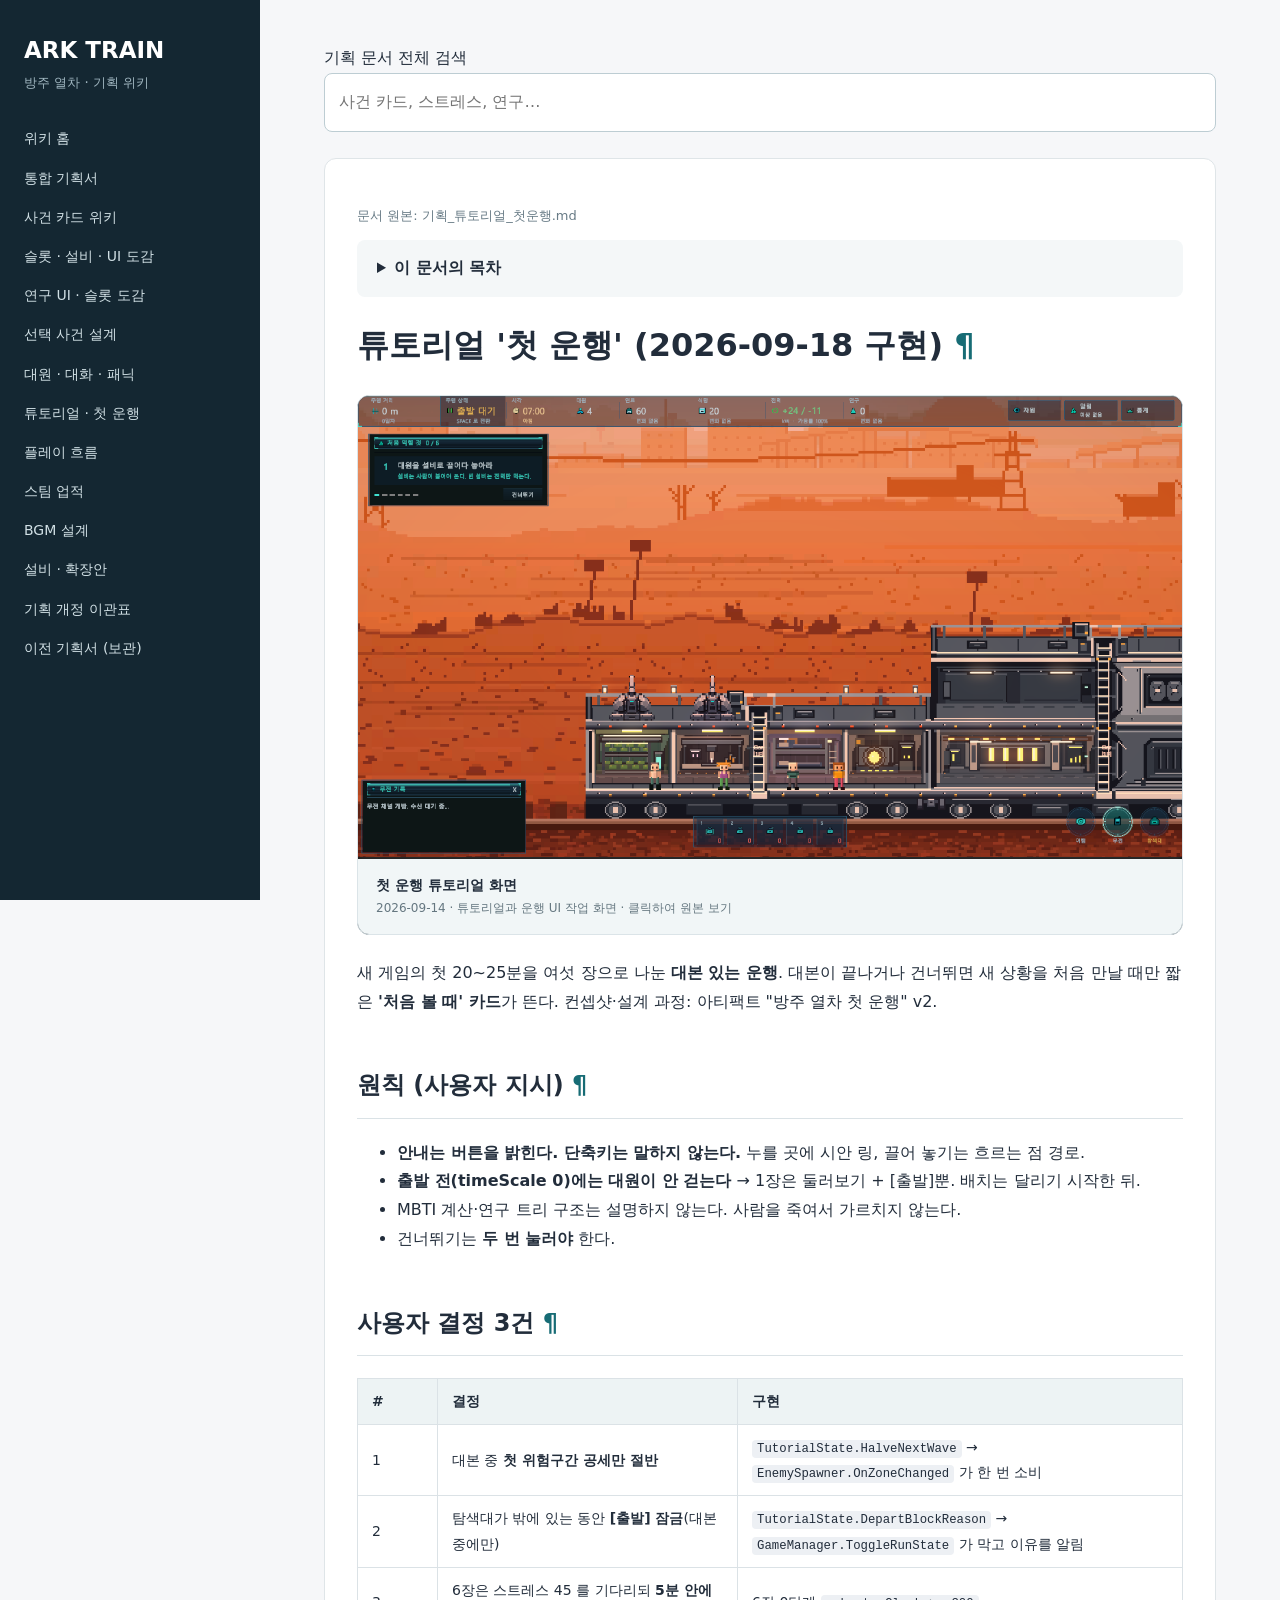
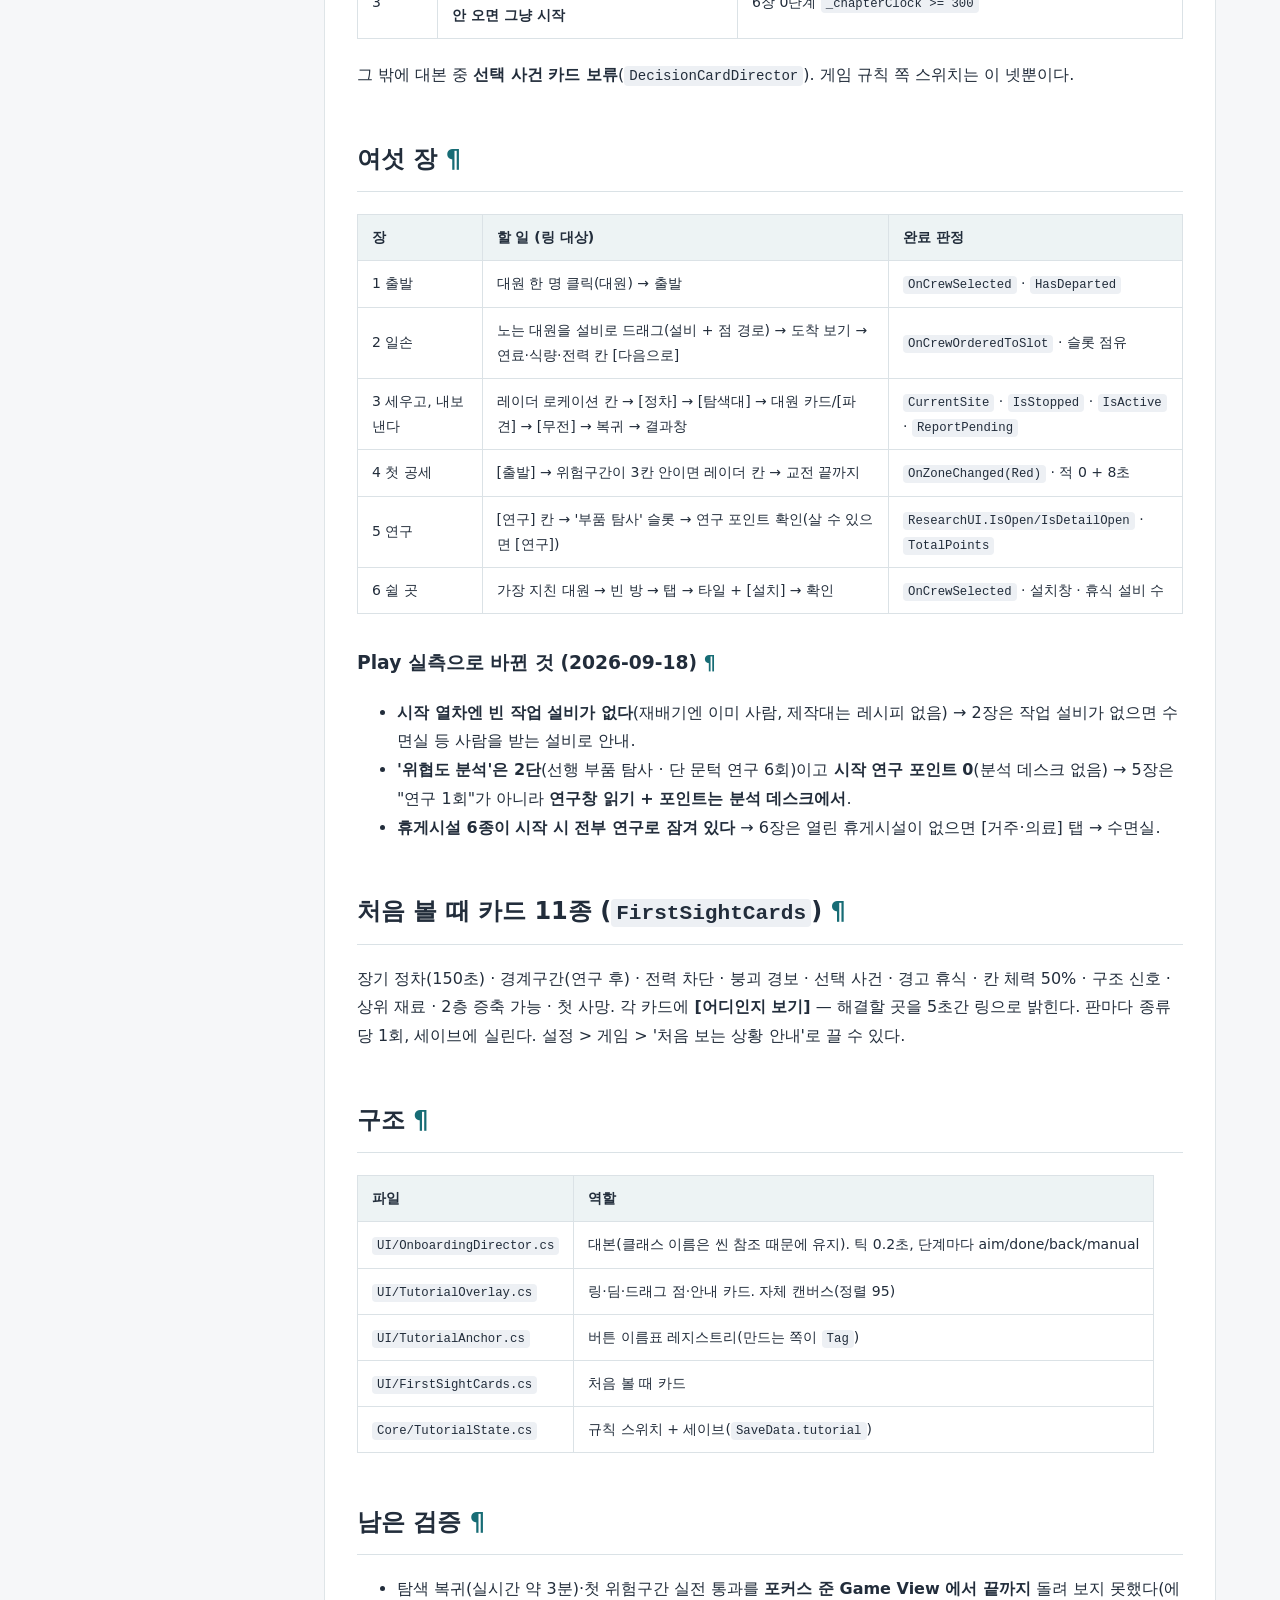
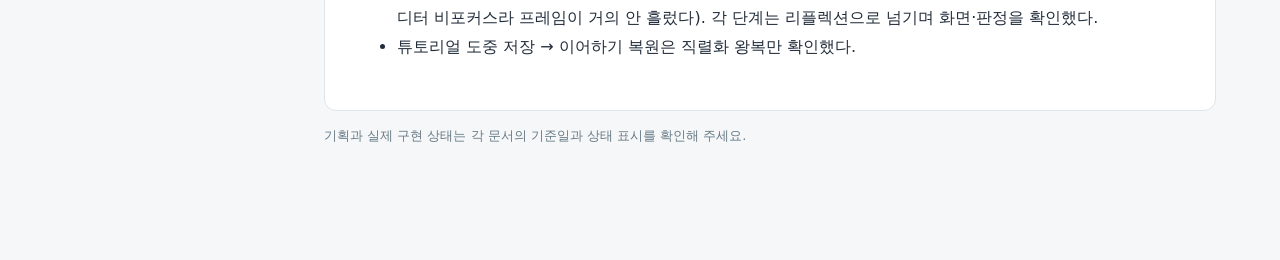
<file: tutorial.html>
<!doctype html><html lang="ko"><head><meta charset="utf-8"><meta name="viewport" content="width=device-width,initial-scale=1"><title>튜토리얼 · 첫 운행 · 방주 열차 기획 위키</title><link rel="stylesheet" href="style.css"><script defer src="search.js"></script></head><body><aside><strong>ARK TRAIN</strong><small>방주 열차 · 기획 위키</small><nav aria-label="문서 메뉴"><a href="index.html">위키 홈</a><a href="design.html">통합 기획서</a><a href="events.html">사건 카드 위키</a><a href="slots.html">슬롯 · 설비 · UI 도감</a><a href="research-atlas.html">연구 UI · 슬롯 도감</a><a href="choices.html">선택 사건 설계</a><a href="crew.html">대원 · 대화 · 패닉</a><a href="tutorial.html">튜토리얼 · 첫 운행</a><a href="flow.html">플레이 흐름</a><a href="achievements.html">스팀 업적</a><a href="music.html">BGM 설계</a><a href="facilities.html">설비 · 확장안</a><a href="migration.html">기획 개정 이관표</a><a href="archive.html">이전 기획서 (보관)</a></nav></aside><main><label for="search">기획 문서 전체 검색</label><input id="search" type="search" placeholder="사건 카드, 스트레스, 연구…" autocomplete="off"><div id="results" aria-live="polite"></div><article><p class="meta">문서 원본: 기획_튜토리얼_첫운행.md</p><details><summary>이 문서의 목차</summary><div class="toc">
<ul>
<li><a href="#2026-09-18">튜토리얼 '첫 운행' (2026-09-18 구현)</a><ul>
<li><a href="#_1">원칙 (사용자 지시)</a></li>
<li><a href="#3">사용자 결정 3건</a></li>
<li><a href="#_2">여섯 장</a><ul>
<li><a href="#play-2026-09-18">Play 실측으로 바뀐 것 (2026-09-18)</a></li>
</ul>
</li>
<li><a href="#11-firstsightcards">처음 볼 때 카드 11종 (FirstSightCards)</a></li>
<li><a href="#_3">구조</a></li>
<li><a href="#_4">남은 검증</a></li>
</ul>
</li>
</ul>
</div>
</details><h1 id="2026-09-18">튜토리얼 '첫 운행' (2026-09-18 구현)<a class="headerlink" href="#2026-09-18" title="Permanent link"> ¶</a></h1><figure><a href="images/tutorial.png" target="_blank" rel="noopener" aria-label="첫 운행 튜토리얼 화면 원본 보기"><img src="images/tutorial.png" width="1202" height="676" loading="eager" decoding="async" alt="첫 운행 튜토리얼 화면"></a><figcaption><strong>첫 운행 튜토리얼 화면</strong><span>2026-09-14 · 튜토리얼과 운행 UI 작업 화면 · 클릭하여 원본 보기</span></figcaption></figure>
<p>새 게임의 첫 20~25분을 여섯 장으로 나눈 <strong>대본 있는 운행</strong>. 대본이 끝나거나 건너뛰면 새 상황을 처음 만날 때만 짧은 <strong>'처음 볼 때' 카드</strong>가 뜬다.
컨셉샷·설계 과정: 아티팩트 "방주 열차 첫 운행" v2.</p>
<h2 id="_1">원칙 (사용자 지시)<a class="headerlink" href="#_1" title="Permanent link"> ¶</a></h2>
<ul>
<li><strong>안내는 버튼을 밝힌다. 단축키는 말하지 않는다.</strong> 누를 곳에 시안 링, 끌어 놓기는 흐르는 점 경로.</li>
<li><strong>출발 전(timeScale 0)에는 대원이 안 걷는다</strong> → 1장은 둘러보기 + [출발]뿐. 배치는 달리기 시작한 뒤.</li>
<li>MBTI 계산·연구 트리 구조는 설명하지 않는다. 사람을 죽여서 가르치지 않는다.</li>
<li>건너뛰기는 <strong>두 번 눌러야</strong> 한다.</li>
</ul>
<h2 id="3">사용자 결정 3건<a class="headerlink" href="#3" title="Permanent link"> ¶</a></h2>
<table>
<thead>
<tr>
<th>#</th>
<th>결정</th>
<th>구현</th>
</tr>
</thead>
<tbody>
<tr>
<td>1</td>
<td>대본 중 <strong>첫 위험구간 공세만 절반</strong></td>
<td><code>TutorialState.HalveNextWave</code> → <code>EnemySpawner.OnZoneChanged</code> 가 한 번 소비</td>
</tr>
<tr>
<td>2</td>
<td>탐색대가 밖에 있는 동안 <strong>[출발] 잠금</strong>(대본 중에만)</td>
<td><code>TutorialState.DepartBlockReason</code> → <code>GameManager.ToggleRunState</code> 가 막고 이유를 알림</td>
</tr>
<tr>
<td>3</td>
<td>6장은 스트레스 45 를 기다리되 <strong>5분 안에 안 오면 그냥 시작</strong></td>
<td>6장 0단계 <code>_chapterClock &gt;= 300</code></td>
</tr>
</tbody>
</table>
<p>그 밖에 대본 중 <strong>선택 사건 카드 보류</strong>(<code>DecisionCardDirector</code>). 게임 규칙 쪽 스위치는 이 넷뿐이다.</p>
<h2 id="_2">여섯 장<a class="headerlink" href="#_2" title="Permanent link"> ¶</a></h2>
<table>
<thead>
<tr>
<th>장</th>
<th>할 일 (링 대상)</th>
<th>완료 판정</th>
</tr>
</thead>
<tbody>
<tr>
<td>1 출발</td>
<td>대원 한 명 클릭(대원) → 출발</td>
<td><code>OnCrewSelected</code> · <code>HasDeparted</code></td>
</tr>
<tr>
<td>2 일손</td>
<td>노는 대원을 설비로 드래그(설비 + 점 경로) → 도착 보기 → 연료·식량·전력 칸 [다음으로]</td>
<td><code>OnCrewOrderedToSlot</code> · 슬롯 점유</td>
</tr>
<tr>
<td>3 세우고, 내보낸다</td>
<td>레이더 로케이션 칸 → [정차] → [탐색대] → 대원 카드/[파견] → [무전] → 복귀 → 결과창</td>
<td><code>CurrentSite</code> · <code>IsStopped</code> · <code>IsActive</code> · <code>ReportPending</code></td>
</tr>
<tr>
<td>4 첫 공세</td>
<td>[출발] → 위험구간이 3칸 안이면 레이더 칸 → 교전 끝까지</td>
<td><code>OnZoneChanged(Red)</code> · 적 0 + 8초</td>
</tr>
<tr>
<td>5 연구</td>
<td>[연구] 칸 → '부품 탐사' 슬롯 → 연구 포인트 확인(살 수 있으면 [연구])</td>
<td><code>ResearchUI.IsOpen/IsDetailOpen</code> · <code>TotalPoints</code></td>
</tr>
<tr>
<td>6 쉴 곳</td>
<td>가장 지친 대원 → 빈 방 → 탭 → 타일 + [설치] → 확인</td>
<td><code>OnCrewSelected</code> · 설치창 · 휴식 설비 수</td>
</tr>
</tbody>
</table>
<h3 id="play-2026-09-18">Play 실측으로 바뀐 것 (2026-09-18)<a class="headerlink" href="#play-2026-09-18" title="Permanent link"> ¶</a></h3>
<ul>
<li><strong>시작 열차엔 빈 작업 설비가 없다</strong>(재배기엔 이미 사람, 제작대는 레시피 없음) → 2장은 작업 설비가 없으면 수면실 등 사람을 받는 설비로 안내.</li>
<li><strong>'위협도 분석'은 2단</strong>(선행 부품 탐사 · 단 문턱 연구 6회)이고 <strong>시작 연구 포인트 0</strong>(분석 데스크 없음) → 5장은 "연구 1회"가 아니라 <strong>연구창 읽기 + 포인트는 분석 데스크에서</strong>.</li>
<li><strong>휴게시설 6종이 시작 시 전부 연구로 잠겨 있다</strong> → 6장은 열린 휴게시설이 없으면 [거주·의료] 탭 → 수면실.</li>
</ul>
<h2 id="11-firstsightcards">처음 볼 때 카드 11종 (<code>FirstSightCards</code>)<a class="headerlink" href="#11-firstsightcards" title="Permanent link"> ¶</a></h2>
<p>장기 정차(150초) · 경계구간(연구 후) · 전력 차단 · 붕괴 경보 · 선택 사건 · 경고 휴식 · 칸 체력 50% · 구조 신호 · 상위 재료 · 2층 증축 가능 · 첫 사망.
각 카드에 <strong>[어디인지 보기]</strong> — 해결할 곳을 5초간 링으로 밝힌다. 판마다 종류당 1회, 세이브에 실린다. 설정 &gt; 게임 &gt; '처음 보는 상황 안내'로 끌 수 있다.</p>
<h2 id="_3">구조<a class="headerlink" href="#_3" title="Permanent link"> ¶</a></h2>
<table>
<thead>
<tr>
<th>파일</th>
<th>역할</th>
</tr>
</thead>
<tbody>
<tr>
<td><code>UI/OnboardingDirector.cs</code></td>
<td>대본(클래스 이름은 씬 참조 때문에 유지). 틱 0.2초, 단계마다 aim/done/back/manual</td>
</tr>
<tr>
<td><code>UI/TutorialOverlay.cs</code></td>
<td>링·딤·드래그 점·안내 카드. 자체 캔버스(정렬 95)</td>
</tr>
<tr>
<td><code>UI/TutorialAnchor.cs</code></td>
<td>버튼 이름표 레지스트리(만드는 쪽이 <code>Tag</code>)</td>
</tr>
<tr>
<td><code>UI/FirstSightCards.cs</code></td>
<td>처음 볼 때 카드</td>
</tr>
<tr>
<td><code>Core/TutorialState.cs</code></td>
<td>규칙 스위치 + 세이브(<code>SaveData.tutorial</code>)</td>
</tr>
</tbody>
</table>
<h2 id="_4">남은 검증<a class="headerlink" href="#_4" title="Permanent link"> ¶</a></h2>
<ul>
<li>탐색 복귀(실시간 약 3분)·첫 위험구간 실전 통과를 <strong>포커스 준 Game View 에서 끝까지</strong> 돌려 보지 못했다(에디터 비포커스라 프레임이 거의 안 흘렀다). 각 단계는 리플렉션으로 넘기며 화면·판정을 확인했다.</li>
<li>튜토리얼 도중 저장 → 이어하기 복원은 직렬화 왕복만 확인했다.</li>
</ul></article><p class="meta">기획과 실제 구현 상태는 각 문서의 기준일과 상태 표시를 확인해 주세요.</p></main></body></html>
</file>
<file: style.css>
*{box-sizing:border-box}html{scroll-behavior:smooth}body{margin:0;background:#f6f7f9;color:#222d3b;font:16px/1.8 system-ui,"Malgun Gothic",sans-serif}a{color:#176c75;text-decoration:none}a:hover{text-decoration:underline}aside{position:fixed;width:260px;height:100vh;overflow:auto;padding:30px 24px;background:#142732;color:#fff}aside a{display:block;color:#d1e0e5;padding:7px 0;font-size:14px}aside strong{font-size:23px}aside small{display:block;color:#9fb5bf;margin-bottom:24px}main{max-width:1250px;margin-left:260px;padding:44px 5vw 100px}article{background:white;border:1px solid #dfe5e8;border-radius:12px;padding:32px;overflow-wrap:anywhere}h1{font-size:32px;line-height:1.4}h2{margin-top:48px;border-bottom:1px solid #dae2e6;padding-bottom:10px}h3{margin-top:32px}h1,h2,h3{scroll-margin-top:24px}table{display:block;overflow:auto;border-collapse:collapse;font-size:14px;margin:22px 0}td,th{border:1px solid #dbe2e6;padding:10px 14px;min-width:80px}th{background:#edf3f4;text-align:left}blockquote{border-left:4px solid #45a2a0;margin:20px 0;padding:8px 20px;background:#f0f7f7}code{background:#edf0f4;padding:2px 5px;border-radius:4px;font-size:.88em}pre{overflow:auto;background:#edf0f4;padding:18px}input{width:100%;padding:14px;border:1px solid #bdcdd3;border-radius:8px;font:inherit}#results{margin:12px 0 26px}#results a{display:block;background:white;padding:12px 18px;border-bottom:1px solid #ddd}#results small{display:block;color:#647580}.cards{display:grid;grid-template-columns:repeat(auto-fit,minmax(230px,1fr));gap:14px}.cards a{border:1px solid #dae4e7;border-radius:9px;padding:22px;background:#f6fafb}.meta{color:#687b86;font-size:13px}.toc{font-size:14px;max-height:330px;overflow:auto}details{background:#f4f7f8;padding:14px 20px;border-radius:8px}summary{cursor:pointer;font-weight:600}@media(max-width:800px){aside{position:static;width:100%;height:auto;padding:18px 22px}aside nav{display:flex;gap:16px;overflow:auto}aside a{white-space:nowrap}aside small{margin-bottom:8px}main{margin:0;padding:24px 15px}article{padding:20px}h1{font-size:26px}}figure{margin:24px 0;border:1px solid #dbe4e8;border-radius:12px;overflow:hidden;background:#142732}figure a{display:block}figure img{display:block;width:100%;height:auto}figcaption{padding:14px 18px;background:#f1f6f7;font-size:14px}figcaption strong,figcaption span{display:block}figcaption span{color:#657780;font-size:12px}.gallery{display:grid;grid-template-columns:repeat(2,minmax(0,1fr));gap:18px}.gallery figure{margin:0}.gallery figure>a{aspect-ratio:16/10;display:flex;align-items:center}.gallery img{max-height:100%;object-fit:contain}@media(max-width:650px){.gallery{grid-template-columns:1fr}}.pixel-art>a{min-height:130px;display:flex;align-items:center;justify-content:center;padding:22px}.pixel-art img{width:auto;height:auto;max-width:100%;min-width:216px;image-rendering:pixelated}.facility-entry{border:1px solid #d3e0e4;border-radius:12px;padding:24px;margin:18px 0;scroll-margin-top:24px}.facility-entry h4{font-size:23px;margin:0}.facility-entry .pixel-art{max-width:500px}.badge{color:#177781;font-weight:650;font-size:13px}.slot-strip{display:flex;gap:4px;margin:12px 0}.slot-strip i{display:block;width:30px;height:22px;border:1px solid #adbdc5;background:#edf1f3}.slot-strip i.used{background:#1b969a;border-color:#14747a}.research-grid{display:grid;grid-template-columns:repeat(auto-fit,minmax(230px,1fr));gap:14px;margin-top:24px}.research-node{border:1px solid #cddde1;padding:20px;border-radius:10px;scroll-margin-top:20px}.research-node h3{margin:8px 0;font-size:18px}.research-node p{font-size:14px}.research-node img{object-fit:contain;image-rendering:pixelated;background:#142732;border-radius:6px;padding:6px}.atlas-filter{margin-top:20px}.facility-entry[hidden]{display:none}.ui-shot{max-width:100%}
</file>
